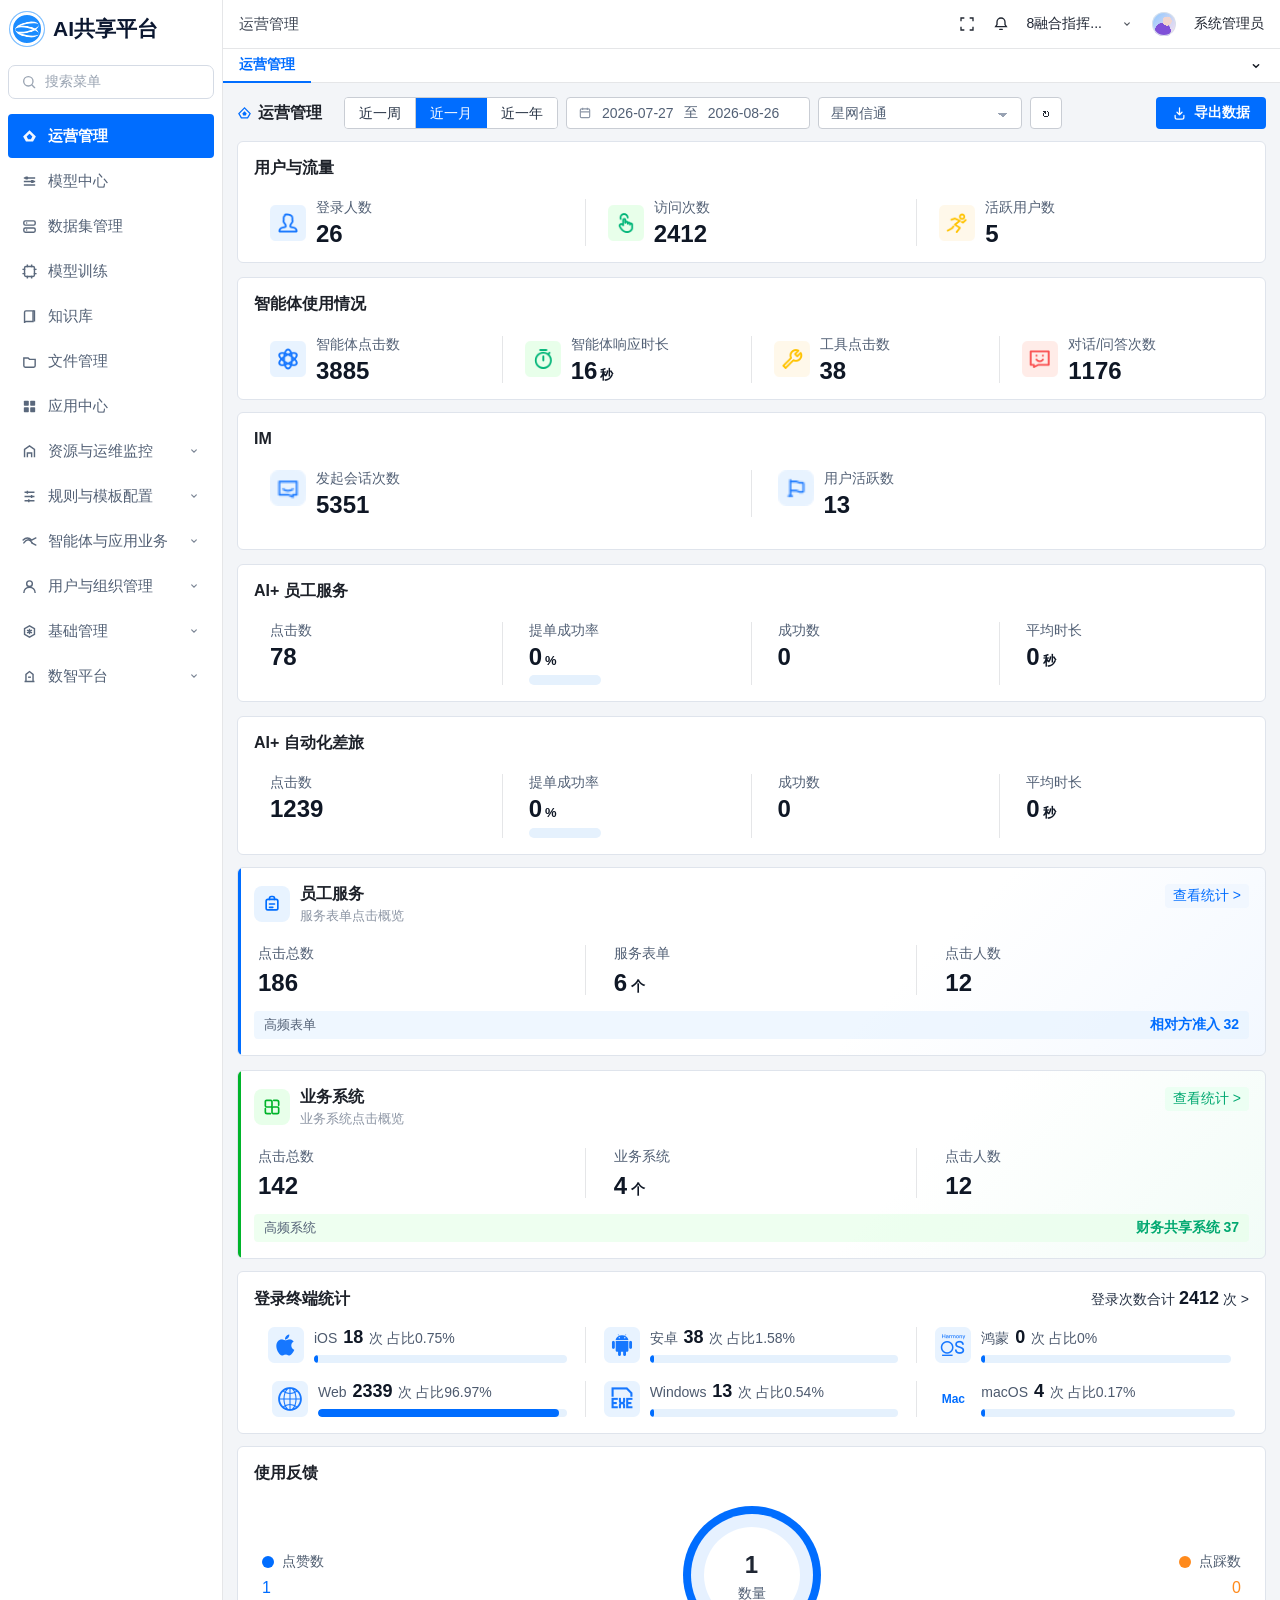
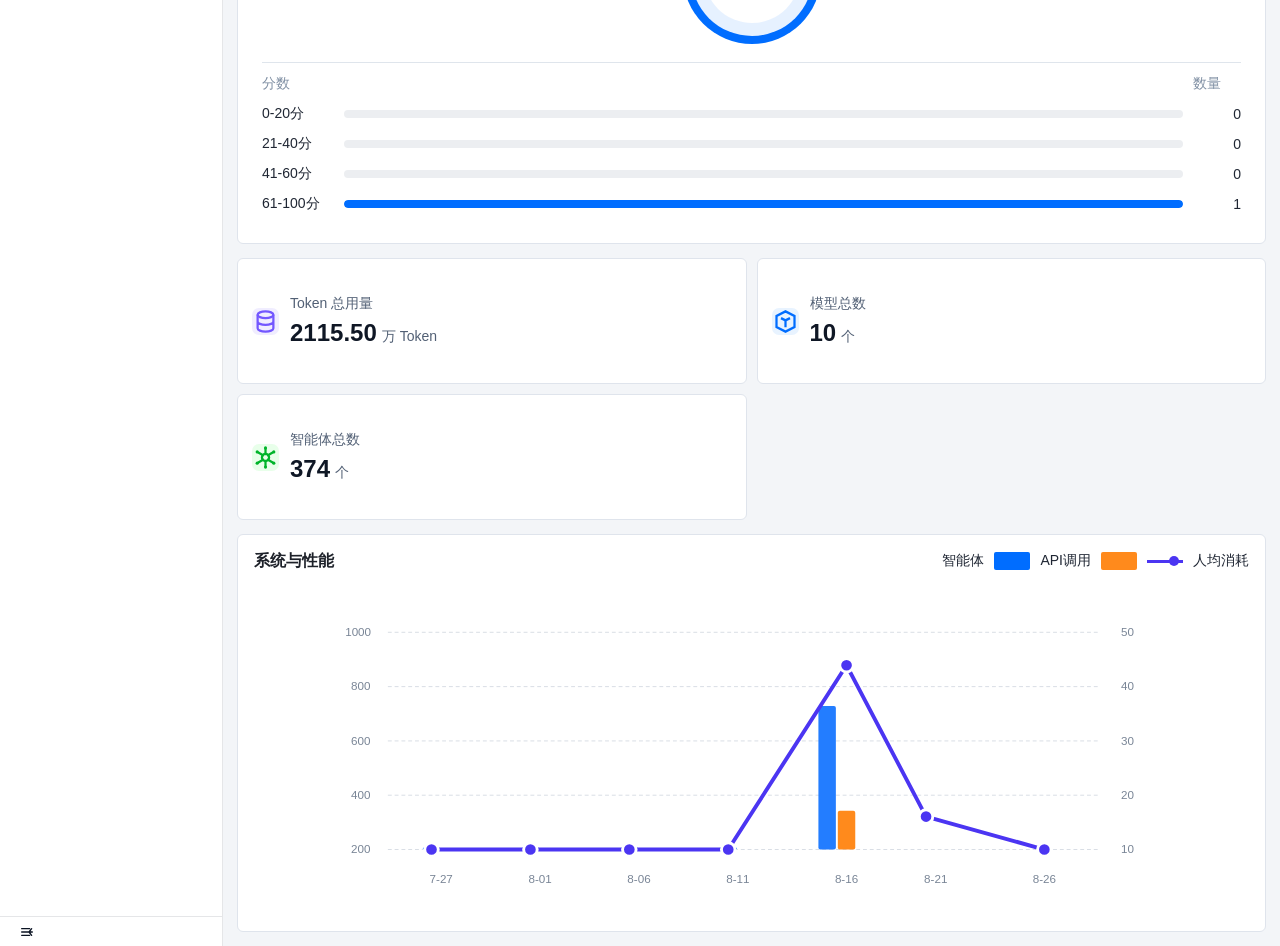
<file: index.html>
<!doctype html>
<html lang="zh-CN">
<head>
  <meta charset="UTF-8">
  <meta name="viewport" content="width=device-width, initial-scale=1.0">
  <title>AI共享平台 - 运营管理</title>
  <style>
    * { box-sizing: border-box; }
    :root {
      --blue: #006DFF;
      --blue-deep: #005CD7;
      --blue-hover: #1C7DFF;
      --blue-disabled: #86BAFF;
      --blue-text-disabled: #BEDAFF;
      --blue-soft: #E8F3FF;
      --green: #16c784;
      --green-soft: #eafbf1;
      --orange: #ffad14;
      --orange-deep: #ff8a1c;
      --orange-soft: #fff7e8;
      --red: #ff6666;
      --red-soft: #fff0f1;
      --purple: #4b35f2;
      --text: #1D2129;
      --muted: #5C6478;
      --subtle: #959EA9;
      --line: #E5E6E8;
      --line-dark: #C9CDD4;
      --bg: #f3f5f8;
      --card: #fff;
    }
    html, body { min-height: 100%; }
    body {
      margin: 0;
      color: var(--text);
      background: var(--bg);
      font-family: "Microsoft YaHei", "PingFang SC", Arial, sans-serif;
      font-size: 14px;
      letter-spacing: 0;
    }
    button, input, select { font: inherit; }
    button { cursor: pointer; }
    .page {
      min-height: 100vh;
      display: grid;
      grid-template-columns: 223px minmax(0, 1fr);
      background: var(--bg);
    }
    .sidebar {
      min-width: 0;
      display: flex;
      flex-direction: column;
      background: #fff;
      border-right: 1px solid var(--line);
    }
    .brand {
      height: 57px;
      display: flex;
      align-items: center;
      gap: 9px;
      padding: 0 10px;
      color: #0b1730;
      font-size: 21px;
      font-weight: 700;
      white-space: nowrap;
    }
    .brand-mark {
      position: relative;
      width: 34px;
      height: 34px;
      flex: 0 0 auto;
      overflow: hidden;
      border-radius: 50%;
      background: #1b8cff;
      box-shadow: inset 0 0 0 3px #fff, 0 0 0 1px #7ebfff;
    }
    .brand-mark::before,
    .brand-mark::after {
      content: "";
      position: absolute;
      left: 5px;
      right: 5px;
      height: 7px;
      border: 2px solid #fff;
      border-left: 0;
      border-right: 0;
      border-radius: 50%;
    }
    .brand-mark::before { top: 10px; transform: rotate(-13deg); }
    .brand-mark::after { bottom: 9px; transform: rotate(11deg); }
    .menu-search {
      height: 34px;
      margin: 8px 8px 15px;
      display: flex;
      align-items: center;
      gap: 8px;
      padding: 0 12px;
      color: #9aa4b2;
      border: 1px solid #d5dbe5;
      border-radius: 7px;
      background: #fff;
    }
    .menu-search svg { width: 16px; height: 16px; flex: 0 0 auto; }
    .menu-search span { color: #9aa4b2; }
    .side-nav {
      display: grid;
      gap: 1px;
      padding: 0 8px;
    }
    .side-item {
      height: 44px;
      display: flex;
      align-items: center;
      gap: 10px;
      padding: 0 13px;
      color: #526075;
      border-radius: 4px;
      font-size: 15px;
      white-space: nowrap;
    }
    .side-item.active {
      color: #fff;
      background: var(--blue);
      font-weight: 700;
    }
    .side-icon {
      width: 17px;
      height: 17px;
      display: grid;
      place-items: center;
      color: currentColor;
      opacity: .95;
      flex: 0 0 auto;
    }
    .side-icon svg,
    .metric-icon svg,
    .metric-icon img,
    .terminal-icon img,
    .resource-icon svg,
    .resource-icon img,
    .nav-svg { width: 100%; height: 100%; display: block; }
    .chevron {
      margin-left: auto;
      width: 14px;
      height: 14px;
      color: currentColor;
      opacity: .76;
    }
    .collapse {
      margin-top: auto;
      height: 30px;
      border-top: 1px solid var(--line);
      display: flex;
      align-items: center;
      padding-left: 19px;
      color: #0b1323;
      background: #fff;
    }
    .collapse svg { width: 16px; height: 16px; }
    .main {
      min-width: 0;
      display: flex;
      flex-direction: column;
      background: var(--bg);
    }
    .topbar {
      height: 49px;
      display: flex;
      align-items: center;
      gap: 14px;
      padding: 0 16px;
      background: #fff;
      border-bottom: 1px solid var(--line);
      flex: 0 0 auto;
    }
    .top-title {
      color: #3b4351;
      font-size: 15px;
    }
    .top-actions {
      margin-left: auto;
      display: flex;
      align-items: center;
      gap: 18px;
      color: #202631;
    }
    .top-icon {
      width: 16px;
      height: 16px;
      display: grid;
      place-items: center;
      color: currentColor;
    }
    .tenant {
      max-width: 118px;
      overflow: hidden;
      text-overflow: ellipsis;
      white-space: nowrap;
      color: #1f2633;
    }
    .avatar {
      width: 24px;
      height: 24px;
      border-radius: 50%;
      background:
        radial-gradient(circle at 63% 38%, #f2d5ce 0 21%, transparent 22%),
        radial-gradient(circle at 45% 78%, #7f50d8 0 34%, transparent 35%),
        linear-gradient(135deg, #8bc7ff, #ffe0ed);
      box-shadow: inset 0 0 0 1px #d9e1ea;
      flex: 0 0 auto;
    }
    .tabbar {
      height: 34px;
      display: flex;
      align-items: center;
      background: #fff;
      border-bottom: 1px solid var(--line);
      flex: 0 0 auto;
    }
    .tab {
      height: 34px;
      min-width: 88px;
      padding: 0 16px;
      display: flex;
      align-items: center;
      color: var(--blue);
      border-bottom: 2px solid var(--blue);
      font-weight: 600;
    }
    .tabbar .down {
      margin-left: auto;
      margin-right: 16px;
      width: 16px;
      height: 16px;
      color: #151a24;
    }
    .workspace {
      min-width: 0;
      padding: 14px 14px 14px;
      flex: 1;
    }
    .toolbar {
      min-height: 32px;
      display: flex;
      align-items: center;
      gap: 8px;
      margin-bottom: 12px;
    }
    h1 {
      margin: 0 14px 0 0;
      display: flex;
      align-items: center;
      gap: 6px;
      font-size: 16px;
      font-weight: 700;
      white-space: nowrap;
    }
    .title-mark {
      width: 15px;
      height: 15px;
      color: var(--blue);
      flex: 0 0 auto;
    }
    .segmented {
      height: 32px;
      display: flex;
      overflow: hidden;
      border: 1px solid var(--line-dark);
      border-radius: 4px;
      background: #fff;
      flex: 0 0 auto;
    }
    .segmented button {
      min-width: 70px;
      height: 32px;
      padding: 0 14px;
      border: 0;
      border-right: 1px solid var(--line-dark);
      background: #fff;
      color: #263244;
    }
    .segmented button:last-child { border-right: 0; }
    .segmented button.active {
      color: #fff;
      background: var(--blue);
      border-color: var(--blue);
    }
    .date-range,
    .org-select,
    .refresh {
      height: 32px;
      border: 1px solid var(--line-dark);
      border-radius: 4px;
      background: #fff;
      color: #526075;
    }
    .date-range {
      width: 244px;
      display: flex;
      align-items: center;
      gap: 10px;
      padding: 0 11px;
      white-space: nowrap;
    }
    .date-range svg { width: 14px; height: 14px; color: #8c96a6; flex: 0 0 auto; }
    .org-select {
      width: 204px;
      padding: 0 34px 0 12px;
      appearance: none;
      background-image:
        linear-gradient(45deg, transparent 50%, #98a2b3 50%),
        linear-gradient(135deg, #98a2b3 50%, transparent 50%);
      background-position:
        calc(100% - 18px) 15px,
        calc(100% - 13px) 15px;
      background-size: 5px 5px, 5px 5px;
      background-repeat: no-repeat;
    }
    .refresh {
      width: 32px;
      display: grid;
      place-items: center;
      color: #202631;
      font-size: 16px;
    }
    .export {
      margin-left: auto;
      height: 32px;
      padding: 0 16px;
      display: inline-flex;
      align-items: center;
      justify-content: center;
      gap: 7px;
      border: 0;
      border-radius: 4px;
      color: #fff;
      background: var(--blue);
      font-weight: 600;
      white-space: nowrap;
    }
    .export svg { width: 15px; height: 15px; }
    .dashboard {
      min-width: 0;
      display: grid;
      gap: 12px;
    }
    .top-grid {
      display: grid;
      grid-template-columns: minmax(500px, .68fr) minmax(760px, 1fr);
      gap: 14px;
    }
    .middle-grid {
      display: grid;
      grid-template-columns: minmax(340px, .78fr) minmax(470px, 1.03fr) minmax(470px, 1.03fr);
      gap: 14px;
    }
    .service-system-grid {
      display: grid;
      grid-template-columns: repeat(2, minmax(0, 1fr));
      gap: 14px;
    }
    .bottom-grid {
      display: grid;
      grid-template-columns: minmax(360px, .65fr) 254px minmax(660px, 1.35fr);
      gap: 14px;
      align-items: stretch;
    }
    .card {
      min-width: 0;
      background: var(--card);
      border: 1px solid #dfe4ec;
      border-radius: 6px;
      overflow: hidden;
      transition: border-color .15s ease, box-shadow .15s ease;
    }
    .dashboard .card:hover,
    .dashboard .card:focus-visible,
    .dashboard .card:focus-within {
      border-color: var(--blue);
      box-shadow: 0 0 0 1px rgba(22, 119, 255, .18);
    }
    .card h2 {
      margin: 0;
      font-size: 16px;
      line-height: 1.2;
      font-weight: 700;
    }
    .summary-card {
      min-height: 118px;
      padding: 16px;
    }
    .metrics {
      display: grid;
      margin-top: 22px;
    }
    .metrics.three { grid-template-columns: repeat(3, minmax(0, 1fr)); }
    .metrics.four { grid-template-columns: repeat(4, minmax(0, 1fr)); }
    .metrics.two { grid-template-columns: repeat(2, minmax(0, 1fr)); }
    .metric {
      min-width: 0;
      display: flex;
      align-items: center;
      gap: 10px;
      padding: 0 22px;
      border-right: 1px solid var(--line);
    }
    .metric:first-child { padding-left: 16px; }
    .metric:last-child { padding-right: 16px; border-right: 0; }
    .metric-icon {
      width: 36px;
      height: 36px;
      display: grid;
      place-items: center;
      border-radius: 6px;
      color: var(--blue);
      background: transparent;
      flex: 0 0 auto;
    }
    .metric-icon.green,
    .metric-icon.orange,
    .metric-icon.red { background: transparent; }
    .label {
      color: #526075;
      margin-bottom: 4px;
      white-space: nowrap;
    }
    .value {
      color: #0f1725;
      font-size: 24px;
      line-height: 1.05;
      font-weight: 700;
      white-space: nowrap;
    }
    .value small {
      margin-left: 3px;
      font-size: 13px;
      font-weight: 600;
    }
    .business-card {
      min-height: 138px;
      padding: 16px;
    }
    .business-card .metrics { margin-top: 22px; }
    .business-card .metric {
      align-items: flex-start;
      padding: 0 26px;
    }
    .business-card .metric:first-child { padding-left: 16px; }
    .business-card .metric:last-child { padding-right: 16px; }
    .business-card .value { font-size: 24px; }
    .business-card .metric:nth-child(2) > div { max-width: 82px; }
    .business-card .progress { width: 72px; height: 10px; margin-top: 6px; }
    .overview-card {
      position: relative;
      min-height: 160px;
      padding: 16px;
      cursor: pointer;
      background: linear-gradient(135deg, #fff 0%, #fff 64%, #F3F8FF 100%);
    }
    .overview-card::before {
      content: "";
      position: absolute;
      left: 0;
      top: 0;
      bottom: 0;
      width: 3px;
      background: var(--blue);
    }
    .service-card[data-service="business"] {
      background: linear-gradient(135deg, #fff 0%, #fff 64%, #F2FCF7 100%);
    }
    .service-card[data-service="business"]::before {
      background: #00B42A;
    }
    .overview-card-head {
      display: flex;
      align-items: flex-start;
      justify-content: space-between;
      gap: 14px;
    }
    .overview-title {
      min-width: 0;
      display: flex;
      align-items: center;
      gap: 10px;
    }
    .overview-icon {
      width: 36px;
      height: 36px;
      display: grid;
      place-items: center;
      border-radius: 8px;
      color: var(--blue);
      background: #E8F3FF;
      flex: 0 0 auto;
    }
    .overview-icon svg {
      width: 20px;
      height: 20px;
    }
    .service-card[data-service="business"] .overview-icon {
      color: #00B42A;
      background: #E8FFEA;
    }
    .overview-subtitle {
      margin-top: 4px;
      color: #8b94a3;
      font-size: 13px;
      white-space: nowrap;
    }
    .overview-card-link {
      height: 24px;
      padding: 0 8px;
      display: inline-flex;
      align-items: center;
      border-radius: 4px;
      color: var(--blue);
      background: #F1F7FF;
      font-size: 14px;
      white-space: nowrap;
    }
    .service-card[data-service="business"] .overview-card-link {
      color: #00A870;
      background: #ECFFF3;
    }
    .overview-metrics {
      margin-top: 20px;
      display: grid;
      grid-template-columns: repeat(3, minmax(0, 1fr));
    }
    .overview-metric {
      min-width: 0;
      padding: 0 28px;
      border-right: 1px solid var(--line);
    }
    .overview-metric:first-child { padding-left: 4px; }
    .overview-metric:last-child { border-right: 0; padding-right: 4px; }
    .overview-label {
      margin-bottom: 7px;
      color: #526075;
      white-space: nowrap;
    }
    .overview-value {
      color: #0f1725;
      font-size: 24px;
      line-height: 1.05;
      font-weight: 700;
      white-space: nowrap;
    }
    .overview-value small {
      margin-left: 4px;
      color: #0f1725;
      font-size: 14px;
      font-weight: 600;
    }
    .overview-foot {
      height: 28px;
      margin-top: 16px;
      padding: 0 10px;
      display: flex;
      align-items: center;
      justify-content: space-between;
      gap: 10px;
      border-radius: 4px;
      color: #526075;
      background: rgba(232, 243, 255, .68);
      font-size: 13px;
    }
    .overview-foot b {
      color: var(--blue);
      font-size: 14px;
      font-weight: 700;
    }
    .service-card[data-service="business"] .overview-foot {
      background: rgba(232, 255, 234, .72);
    }
    .service-card[data-service="business"] .overview-foot b {
      color: #00A870;
    }
    .progress {
      width: 122px;
      max-width: 100%;
      height: 11px;
      margin-top: 8px;
      border-radius: 999px;
      background: #e5f1fd;
      overflow: hidden;
    }
    .progress span {
      display: block;
      height: 100%;
      min-width: 0;
      border-radius: 999px;
      background: var(--blue);
    }
    .terminal-card {
      min-height: 120px;
      padding: 16px;
    }
    .card-title-row {
      display: flex;
      align-items: center;
      justify-content: space-between;
      gap: 12px;
    }
    .total-logins {
      color: #273244;
      white-space: nowrap;
      font-size: 14px;
    }
    .total-logins b {
      font-size: 18px;
      color: #0f1725;
    }
    .terminal-list {
      margin-top: 18px;
      display: grid;
      grid-template-columns: repeat(6, minmax(0, 1fr));
    }
    .terminal-item {
      min-width: 0;
      display: grid;
      grid-template-columns: 36px minmax(0, 1fr);
      align-items: center;
      gap: 10px;
      padding: 0 18px;
      border-right: 1px solid var(--line);
    }
    .terminal-item:first-child { padding-left: 14px; }
    .terminal-item:last-child { border-right: 0; padding-right: 14px; }
    .terminal-icon {
      width: 36px;
      height: 36px;
      display: grid;
      place-items: center;
      border-radius: 6px;
      color: var(--blue);
      background: transparent;
      flex: 0 0 auto;
      font-size: 12px;
      font-weight: 700;
    }
    .terminal-name {
      margin-bottom: 7px;
      color: #4d5a6e;
      white-space: nowrap;
      overflow: hidden;
      text-overflow: ellipsis;
    }
    .terminal-name b {
      color: #0f1725;
      font-size: 18px;
      margin: 0 2px;
    }
    .terminal-bar {
      height: 8px;
      border-radius: 999px;
      background: #e5f1fd;
      overflow: hidden;
    }
    .terminal-bar span {
      display: block;
      height: 100%;
      min-width: 4px;
      border-radius: 999px;
      background: var(--blue);
    }
    .feedback-card,
    .system-card {
      min-height: 398px;
      padding: 16px;
    }
    .feedback-main {
      display: grid;
      grid-template-columns: 1fr 146px 1fr;
      gap: 8px;
      align-items: center;
      margin: 24px 8px 18px;
    }
    .feedback-side {
      display: grid;
      gap: 8px;
      justify-items: start;
      color: #4f5d70;
    }
    .feedback-side.right { justify-items: end; }
    .legend-row {
      display: inline-flex;
      align-items: center;
      gap: 8px;
      white-space: nowrap;
    }
    .dot {
      width: 12px;
      height: 12px;
      border-radius: 50%;
      background: var(--blue);
      flex: 0 0 auto;
    }
    .dot.orange { background: var(--orange-deep); }
    .feedback-number {
      color: var(--blue);
      font-size: 16px;
    }
    .feedback-number.orange { color: var(--orange-deep); }
    .donut {
      position: relative;
      width: 138px;
      height: 138px;
      margin: auto;
      border-radius: 50%;
      background: conic-gradient(var(--blue) 0 100%, var(--orange-deep) 100% 100%);
    }
    .donut::before {
      content: "";
      position: absolute;
      inset: 8px;
      border-radius: 50%;
      background: #e6f1ff;
    }
    .donut::after {
      content: "";
      position: absolute;
      inset: 21px;
      border-radius: 50%;
      background: #fff;
    }
    .donut-center {
      position: absolute;
      inset: 0;
      z-index: 1;
      display: grid;
      place-content: center;
      text-align: center;
      color: #1f2633;
      font-size: 24px;
      font-weight: 700;
      line-height: 1.55;
    }
    .donut-center span {
      color: #526075;
      font-size: 14px;
      font-weight: 400;
    }
    .score-list {
      display: grid;
      gap: 12px;
      padding: 0 8px;
    }
    .score-head,
    .score-row {
      display: grid;
      grid-template-columns: 72px minmax(110px, 1fr) 48px;
      gap: 10px;
      align-items: center;
    }
    .score-head {
      padding-top: 12px;
      color: #8090a4;
      border-top: 1px solid #dfe5ec;
    }
    .score-row { color: #1f2633; }
    .score-track {
      height: 8px;
      overflow: hidden;
      border-radius: 999px;
      background: #eceef1;
    }
    .score-track span {
      display: block;
      height: 100%;
      min-width: 0;
      border-radius: 999px;
      background: var(--blue);
    }
    .score-track span.orange { background: var(--orange-deep); }
    .score-count { text-align: right; }
    .resource-stack {
      min-width: 0;
      display: grid;
      gap: 10px;
    }
    .resource-card {
      min-height: 126px;
      padding: 0 14px;
      display: flex;
      align-items: center;
      gap: 11px;
      background: #fff;
      border: 1px solid #dfe4ec;
      border-radius: 6px;
    }
    .resource-icon {
      width: 27px;
      height: 27px;
      display: grid;
      place-items: center;
      border-radius: 7px;
      color: #7357ff;
      background: #f0edff;
      flex: 0 0 auto;
    }
    .resource-card:nth-child(2) .resource-icon {
      color: var(--blue);
      background: var(--blue-soft);
    }
    .resource-card:nth-child(3) .resource-icon {
      color: #00B42A;
      background: #E8FFEA;
    }
    .resource-label {
      color: #526075;
      margin-bottom: 6px;
      white-space: nowrap;
      font-size: 14px;
    }
    .resource-value {
      color: #0f1725;
      font-size: 24px;
      font-weight: 700;
      white-space: nowrap;
    }
    .resource-value small {
      margin-left: 5px;
      color: #526075;
      font-size: 14px;
      font-weight: 400;
    }
    .system-card {
      padding: 16px;
    }
    .chart-head {
      display: flex;
      align-items: center;
      justify-content: space-between;
      gap: 14px;
      margin-bottom: 8px;
    }
    .chart-legend {
      display: flex;
      align-items: center;
      gap: 10px;
      color: #1f2633;
      white-space: nowrap;
    }
    .legend-bar {
      width: 36px;
      height: 18px;
      display: inline-block;
      border-radius: 2px;
      background: var(--blue);
    }
    .legend-bar.orange { background: var(--orange-deep); }
    .legend-line {
      position: relative;
      width: 36px;
      height: 16px;
      display: inline-block;
    }
    .legend-line::before {
      content: "";
      position: absolute;
      left: 0;
      right: 0;
      top: 7px;
      height: 3px;
      background: var(--purple);
    }
    .legend-line::after {
      content: "";
      position: absolute;
      right: 4px;
      top: 3px;
      width: 10px;
      height: 10px;
      border-radius: 50%;
      background: var(--purple);
    }
    .chart-wrap {
      height: 320px;
      margin-top: 2px;
    }
    .chart-wrap svg {
      width: 100%;
      height: 100%;
      display: block;
      overflow: visible;
    }
    .axis { fill: #798596; font-size: 12px; }
    .grid-line { stroke: #d8dde5; stroke-width: 1; stroke-dasharray: 4 3; }
    .bar-agent { fill: #237dff; }
    .bar-api { fill: var(--orange-deep); }
    .line-avg {
      fill: none;
      stroke: var(--purple);
      stroke-width: 4;
      stroke-linecap: round;
      stroke-linejoin: round;
    }
    .point-avg {
      fill: var(--purple);
      stroke: #fff;
      stroke-width: 3;
    }
    .toast {
      position: fixed;
      z-index: 30;
      top: 70px;
      left: 50%;
      transform: translateX(-50%);
      padding: 10px 18px;
      color: #273244;
      background: #fff;
      border: 1px solid #dfe4ec;
      border-radius: 4px;
      box-shadow: 0 8px 24px rgba(20, 30, 48, .14);
      opacity: 0;
      pointer-events: none;
      transition: opacity .18s, transform .18s;
    }
    .toast.show {
      opacity: 1;
      transform: translate(-50%, 6px);
    }
    .loading .card { opacity:.55; }
    .detail-page { display:none; padding:0; background:var(--bg); min-height:calc(100vh - 100px); }
    .detail-page.show { display:block; }
    .dashboard-page.hide { display:none; }
    .detail-head { height:48px; padding:0 24px; background:#fff; border-bottom:1px solid var(--line); display:flex; align-items:center; gap:8px; font-size:14px; color:var(--subtle); }
    .back-link { height:32px; border:0; background:transparent; color:var(--muted); padding:0; font-size:14px; display:inline-flex; align-items:center; }
    .back-link:hover { color:var(--blue-hover); }
    .breadcrumb-sep { color:#C9CDD4; }
    .breadcrumb-current { color:var(--text); font-weight:500; }
    .detail-body { padding:22px 28px 28px; }
    .detail-control-row { min-height:36px; display:flex; align-items:center; justify-content:space-between; gap:16px; margin-bottom:16px; }
    .detail-tools { min-height:32px; display:flex; justify-content:flex-end; align-items:center; gap:16px; margin-bottom:16px; flex-wrap:wrap; }
    .filters { display:flex; gap:8px; flex:1; justify-content:flex-end; min-width:0; }
    .filters .field { min-width:180px; }
    .filters .search-field { min-width:260px; }
    #detailDates { min-width:220px; }
    .table-wrap { overflow:auto; border:1px solid var(--line); border-radius:4px; background:#fff; }
    .data-table { width:100%; border-collapse:separate; border-spacing:0; min-width:1320px; table-layout:fixed; }
    .data-table th { height:48px; padding:0 16px; text-align:left; background:#F5F7FA; border-bottom:1px solid var(--line); color:var(--muted); font-size:14px; font-weight:500; white-space:nowrap; overflow:hidden; text-overflow:ellipsis; }
    .data-table td { height:52px; padding:0 16px; border-bottom:1px solid var(--line); color:#3e4858; white-space:nowrap; overflow:hidden; text-overflow:ellipsis; }
    .data-table tbody tr:nth-child(even) { background:#F7FAFD; }
    .data-table tbody tr:hover { background:#F2F8FF; }
    .terminal-tag { display:inline-flex; min-width:48px; height:24px; padding:0 8px; align-items:center; justify-content:center; border:1px solid #6AA1FF; border-radius:4px; color:var(--blue); text-align:center; background:var(--blue-soft); }
    .status-ok { color:#16a56a; }
    .empty-row td { height:260px; text-align:center; color:#8b94a3; }
    .pagination { display:flex; justify-content:flex-end; align-items:center; gap:8px; padding-top:16px; color:var(--muted); }
    .pagination button { min-width:32px; height:32px; border:1px solid var(--line-dark); background:#fff; border-radius:4px; color:#1D2129; }
    .pagination button:hover:not(:disabled) { border-color:var(--blue-hover); color:var(--blue-hover); }
    .pagination button.active { background:var(--blue); color:#fff; border-color:var(--blue); }
    .pagination button:disabled { color:#C9CDD4; background:#F7F8FA; cursor:not-allowed; }
    #pageNumbers,
    #loginOrgPageNumbers,
    #appOrgPageNumbers,
    #appRecordPageNumbers { display:flex; align-items:center; gap:8px; }
    .page-size { min-width:100px!important; width:100px; }
    .app-detail-body { padding:16px 24px 24px; }
    .app-toolbar { min-height:32px; flex:1 1 auto; display:flex; align-items:center; justify-content:flex-end; gap:8px; margin-bottom:0; flex-wrap:wrap; }
    .app-toolbar strong { display:none; }
    #applicationPage .app-toolbar strong { display:none; }
    .org-level-switch { position:relative; margin-left:auto; }
    .org-level-trigger { position:relative; width:250px; height:32px; padding:0 36px 0 12px; display:flex; align-items:center; justify-content:flex-start; border:1px solid var(--line-dark); border-radius:4px; background:#fff; color:#3e4858; font-size:14px; }
    .org-level-trigger > span:first-child { min-width:0; overflow:hidden; text-overflow:ellipsis; white-space:nowrap; }
    .org-level-trigger:hover,.org-level-trigger[aria-expanded="true"] { border-color:var(--blue-hover); box-shadow:0 0 0 2px rgba(0,109,255,.08); }
    .org-level-trigger .chevron { position:absolute; right:12px; top:50%; width:16px; height:16px; color:#8b94a3; font-size:0; transform:translateY(-50%); transition:transform .18s; }
    .org-level-trigger .chevron::before { content:""; position:absolute; left:4px; top:4px; width:7px; height:7px; border-right:2px solid currentColor; border-bottom:2px solid currentColor; transform:rotate(45deg); }
    .org-level-trigger[aria-expanded="true"] .chevron { transform:translateY(-50%) rotate(180deg); }
    .org-level-menu { position:absolute; z-index:20; top:40px; left:0; width:520px; display:none; grid-template-columns:220px 1fr; border:1px solid var(--line); border-radius:4px; background:#fff; box-shadow:0 4px 10px rgba(0,0,0,.1); overflow:hidden; }
    .org-level-menu.show { display:grid; }
    .org-level-column { min-height:240px; padding:8px 0; }
    .org-level-column + .org-level-column { border-left:1px solid var(--line); }
    .org-level-option { width:100%; min-height:40px; padding:0 16px; display:flex; align-items:center; gap:8px; border:0; background:#fff; color:var(--muted); text-align:left; }
    .org-level-option:hover { background:#F7FBFF; color:var(--blue-hover); }
    .org-level-option.active { color:var(--blue); font-weight:500; background:var(--blue-soft); }
    .org-level-option .radio { width:14px; height:14px; border:1px solid var(--line-dark); border-radius:50%; flex:0 0 auto; }
    .org-level-option.active .radio { border:4px solid var(--blue); }
    .org-level-option .next { margin-left:auto; color:#8b94a3; font-size:20px; }
    .app-tabs { height:36px; flex:0 0 auto; display:inline-flex; align-items:stretch; gap:0; border:1px solid var(--line-dark); border-radius:4px; margin-bottom:0; overflow:hidden; background:#fff; }
    .app-tab { height:100%; min-width:108px; padding:0 14px; display:inline-flex; align-items:center; justify-content:center; border:0; border-right:1px solid var(--line-dark); background:#fff; color:#1D2129; font-weight:400; }
    .app-tab:last-child { border-right:0; }
    .app-tab:hover { color:var(--blue-hover); background:#F7FBFF; }
    .app-tab.active { color:#fff; border-right-color:var(--blue); background:var(--blue); font-weight:500; }
    .app-tab.active + .app-tab { border-left-color:var(--blue); }
    .app-filters { margin-left:auto; display:flex; gap:8px; }
    #applicationPage #appDeptFilter { display:none!important; }
    #orgLevelMenu { width:780px; grid-template-columns:200px 260px 320px; }
    .app-date-filter { height:32px; display:none; align-items:center; gap:6px; padding:0 8px; border:1px solid var(--line-dark); border-radius:4px; background:#fff; color:var(--muted); white-space:nowrap; }
    .app-date-filter input { width:118px; min-width:0; height:28px; padding:0 2px; border:0; outline:0; background:transparent; color:#526075; font:inherit; }
    .app-date-filter:focus-within { border-color:var(--blue); box-shadow:0 0 0 2px rgba(0,109,255,.08); }
    .login-record-filters { display:none; flex:0 1 auto; justify-content:flex-end; }
    #appSearch { min-width:220px; }
    #appType { min-width:220px; }
    #appStatus { min-width:130px; }
    .org-level-switch + .app-filters { margin-left:0; }
    .app-summary { display:grid; grid-template-columns:repeat(4,minmax(0,1fr)); gap:16px; margin-bottom:18px; }
    .app-summary.hide { display:none; }
    .app-stat { position:relative; min-height:108px; overflow:hidden; border:1px solid #DDE6F4; background:linear-gradient(135deg,#fff 0%,#fff 58%,#F1F7FF 100%); border-radius:6px; padding:18px 18px 16px; box-shadow:0 2px 8px rgba(29,33,41,.06); }
    .app-stat::after { content:""; position:absolute; right:16px; top:16px; width:50px; height:50px; border-radius:12px; background:var(--blue-soft); opacity:.9; }
    .app-stat::before { content:""; position:absolute; right:30px; top:30px; z-index:1; width:22px; height:16px; border:3px solid var(--blue); border-radius:4px; opacity:.18; box-shadow:8px -8px 0 -3px var(--blue); }
    .app-stat-label { position:relative; z-index:2; color:var(--muted); margin-bottom:10px; }
    .app-stat-value { position:relative; z-index:2; font-size:30px; line-height:1.1; font-weight:700; color:var(--text); }
    .app-stat:nth-child(2) { background:linear-gradient(135deg,#fff 0%,#fff 56%,#EEF8FF 100%); }
    .app-stat:nth-child(2) .app-stat-value { color:var(--blue); }
    .app-stat:nth-child(3) { background:linear-gradient(135deg,#fff 0%,#fff 56%,#EDFFF2 100%); }
    .app-stat:nth-child(3)::after { background:#E8FFEA; }
    .app-stat:nth-child(3)::before { border-color:#00B42A; box-shadow:8px -8px 0 -3px #00B42A; }
    .app-stat:nth-child(3) .app-stat-value { color:#00B42A; }
    .app-stat:nth-child(4) { background:linear-gradient(135deg,#fff 0%,#fff 56%,#FFF4E8 100%); }
    .app-stat:nth-child(4)::after { background:#FFF3E8; }
    .app-stat:nth-child(4)::before { border-color:#FF8018; box-shadow:8px -8px 0 -3px #FF8018; }
    .app-stat:nth-child(4) .app-stat-value { color:#D25F00; }
    .app-panel { border:1px solid var(--line); background:#fff; border-radius:6px; overflow:hidden; box-shadow:0 4px 14px rgba(29,33,41,.08); }
    .app-panel-head { height:48px; padding:0 16px; display:flex; align-items:center; gap:10px; border-bottom:1px solid var(--line); font-size:14px; font-weight:500; color:var(--text); }
    .app-panel-head .hint { margin-left:auto; }
    .table-scroll { overflow:auto; }
    .table-footer { min-height:56px; padding:12px 16px; display:flex; align-items:center; justify-content:space-between; gap:16px; border-top:1px solid var(--line); background:#fff; }
    .table-footer .hint { color:var(--muted); white-space:nowrap; }
    .compact-pagination { padding-top:0; margin-left:auto; }
    .app-table { width:100%; min-width:1100px; border-collapse:separate; border-spacing:0; table-layout:fixed; }
    .app-table th { height:48px; padding:0 10px; background:#F5F7FA; border-bottom:1px solid var(--line); color:var(--muted); font-weight:500; text-align:left; white-space:nowrap; overflow:hidden; text-overflow:ellipsis; }
    .app-table td { height:52px; padding:0 10px; border-bottom:1px solid var(--line); color:#3e4858; overflow:hidden; text-overflow:ellipsis; white-space:nowrap; }
    .app-table tbody tr:nth-child(even) { background:#F7FAFD; }
    .app-table tbody tr:hover { background:#F2F8FF; }
    .app-table .type-stat-col { width:132px; }
    .app-table .type-stat-cell { width:132px; }
    .app-table .app-action-col { width:300px; }
    .app-table .app-action-cell { padding-left:4px; padding-right:24px; overflow:visible; }
    .app-link { height:24px; display:inline-flex; align-items:center; gap:3px; border:0; background:transparent; color:var(--blue); padding:0 2px; font-size:14px; }
    .app-link:hover:not(:disabled) { color:var(--blue-hover); }
    .app-link:disabled { color:#b8c0cc; cursor:not-allowed; text-decoration:none; }
    .app-actions { display:flex; align-items:center; justify-content:flex-start; gap:10px; white-space:nowrap; }
    .action-icon { position:static; left:36px; top:0; width:16px; height:16px; min-width:16px; opacity:1; z-index:1; color:currentColor; }
    .action-label { line-height:16px; }
    .app-back-org { height:32px; border:0; background:transparent; color:var(--blue); padding:0; }
    .app-back-org:hover { color:var(--blue-hover); }
    .status-tag { display:inline-flex; height:24px; align-items:center; padding:0 8px; border-radius:4px; background:var(--blue-soft); color:var(--blue); }
    .status-tag.approved { background:#E8FFEA; color:#00B42A; }
    .status-tag.rejected { background:#FFECE8; color:#F53F3F; }
    .direct-person-note { height:20px; margin-left:6px; padding:0 6px; display:inline-flex; align-items:center; border-radius:4px; color:#D25F00; background:#FFF3E8; font-size:12px; }
    .app-empty { height:220px!important; text-align:center; color:#8b94a3!important; }
    .app-record-view { display:none; }
    .app-record-view.show { display:block; }
    .app-org-view.hide { display:none; }
    .field { height:32px; min-width:180px; border:1px solid var(--line-dark); background:#fff; border-radius:4px; padding:0 12px; color:var(--muted); outline:none; }
    select.field { appearance:none; -webkit-appearance:none; padding-right:36px; background:#fff url("data:image/svg+xml,%3Csvg width='16' height='16' viewBox='0 0 16 16' fill='none' xmlns='http://www.w3.org/2000/svg'%3E%3Cpath d='M4 6L8 10L12 6' stroke='%238b94a3' stroke-width='2' stroke-linecap='round' stroke-linejoin='round'/%3E%3C/svg%3E") no-repeat right 12px center / 16px 16px; }
    select.field::-ms-expand { display:none; }
    .field:hover { border-color:var(--blue-hover); }
    .field:focus { border-color:var(--blue); box-shadow:0 0 0 2px rgba(0,109,255,.08); }
    .icon-btn { width:32px; height:32px; border:1px solid var(--line-dark); background:#fff; border-radius:4px; font-size:16px; color:#202631; }
    .icon-btn:hover { border-color:var(--blue-hover); color:var(--blue-hover); }
    .link-hint { border:0; background:transparent; padding:0; color:#273244; cursor:pointer; font:inherit; }
    .terminal-item[data-terminal], .smart-action[data-service], .im-action[data-service], .ai-card[data-service], .service-card[data-service] { cursor:pointer; }
    .terminal-item[data-terminal]:hover, .smart-action[data-service]:hover, .im-action[data-service]:hover { background:#f8fbff; }
    @media (max-width: 1480px) {
      .top-grid,
      .middle-grid,
      .service-system-grid,
      .bottom-grid { grid-template-columns: 1fr; }
      .app-summary { grid-template-columns:repeat(2,minmax(0,1fr)); }
      .terminal-list { grid-template-columns: repeat(3, minmax(0, 1fr)); row-gap: 18px; }
      .terminal-item:nth-child(3) { border-right: 0; }
      .resource-stack { grid-template-columns: repeat(2, minmax(0, 1fr)); }
    }
    @media (max-width: 1100px) {
      .page { grid-template-columns: 76px minmax(0, 1fr); }
      .brand { justify-content: center; padding: 0; }
      .brand span:last-child,
      .menu-search,
      .side-item span:nth-child(2),
      .chevron { display: none; }
      .side-item { justify-content: center; padding: 0; }
      .detail-control-row { align-items:flex-start; flex-direction:column; }
      .app-toolbar { width:100%; justify-content:flex-start; }
      .app-filters,
      .filters { width:100%; justify-content:flex-start; flex-wrap:wrap; }
    }
    @media (max-width: 760px) {
      #orgLevelMenu { width:min(780px,calc(100vw - 28px)); grid-template-columns:200px 260px 320px; overflow:auto; }
      .page { display: block; }
      .sidebar { display: none; }
      .topbar { gap: 10px; }
      .top-actions { gap: 12px; }
      .tenant { display: none; }
      .workspace { padding: 14px; }
      .toolbar { flex-wrap: wrap; }
      .segmented,
      .date-range,
      .org-select,
      .export { width: 100%; }
      .segmented button { flex: 1; min-width: 0; padding: 0 8px; }
      .export { margin-left: 0; }
      .metrics.three,
      .metrics.four,
      .metrics.two { grid-template-columns: 1fr; margin-top: 18px; }
      .overview-metrics,
      .app-summary { grid-template-columns: 1fr; }
      .overview-metric,
      .overview-metric:first-child,
      .overview-metric:last-child {
        padding: 12px 4px;
        border-right: 0;
        border-bottom: 1px solid var(--line);
      }
      .overview-metric:last-child { border-bottom: 0; }
      .metric,
      .metric:first-child,
      .metric:last-child {
        padding: 12px 4px;
        border-right: 0;
        border-bottom: 1px solid var(--line);
      }
      .metric:last-child { border-bottom: 0; }
      .terminal-list { grid-template-columns: 1fr; }
      .terminal-item,
      .terminal-item:first-child,
      .terminal-item:last-child {
        padding: 0;
        border-right: 0;
      }
      .feedback-main { grid-template-columns: 1fr; }
      .feedback-side,
      .feedback-side.right { justify-items: center; }
      .resource-stack { grid-template-columns: 1fr; }
      .chart-head { display: block; }
      .chart-legend { margin-top: 14px; flex-wrap: wrap; }
      .chart-wrap { height: 300px; }
    }
  </style>
</head>
<body>
  <div class="page">
    <aside class="sidebar" aria-label="主菜单">
      <div class="brand">
        <span class="brand-mark" aria-hidden="true"></span>
        <span>AI共享平台</span>
      </div>
      <div class="menu-search">
        <svg viewBox="0 0 24 24" fill="none" aria-hidden="true"><circle cx="11" cy="11" r="7" stroke="currentColor" stroke-width="2"/><path d="m16.5 16.5 4 4" stroke="currentColor" stroke-width="2" stroke-linecap="round"/></svg>
        <span>搜索菜单</span>
      </div>
      <nav class="side-nav">
        <div class="side-item active"><span class="side-icon" aria-hidden="true"><svg viewBox="0 0 24 24" fill="currentColor"><path d="M12 3 3 12l4 7h10l4-7-9-9Zm0 5 4 4-2 4h-4l-2-4 4-4Z"/></svg></span><span>运营管理</span></div>
        <div class="side-item"><span class="side-icon" aria-hidden="true"><svg viewBox="0 0 24 24" fill="none"><path d="M4 7h16M4 12h16M4 17h16" stroke="currentColor" stroke-width="2"/><rect x="6" y="5" width="4" height="4" rx="1" fill="currentColor"/><rect x="14" y="10" width="4" height="4" rx="1" fill="currentColor"/></svg></span><span>模型中心</span></div>
        <div class="side-item"><span class="side-icon" aria-hidden="true"><svg viewBox="0 0 24 24" fill="none"><rect x="4" y="4" width="16" height="6" rx="2" stroke="currentColor" stroke-width="2"/><rect x="4" y="14" width="16" height="6" rx="2" stroke="currentColor" stroke-width="2"/><circle cx="8" cy="7" r="1" fill="currentColor"/><circle cx="8" cy="17" r="1" fill="currentColor"/></svg></span><span>数据集管理</span></div>
        <div class="side-item"><span class="side-icon" aria-hidden="true"><svg viewBox="0 0 24 24" fill="none"><rect x="5" y="5" width="14" height="14" rx="2" stroke="currentColor" stroke-width="2"/><path d="M9 2v4M15 2v4M9 18v4M15 18v4M2 9h4M2 15h4M18 9h4M18 15h4" stroke="currentColor" stroke-width="2"/></svg></span><span>模型训练</span></div>
        <div class="side-item"><span class="side-icon" aria-hidden="true"><svg viewBox="0 0 24 24" fill="none"><path d="M5 19V6a2 2 0 0 1 2-2h10v15H7a2 2 0 0 0-2 2Z" stroke="currentColor" stroke-width="2"/><path d="M17 4h2v15" stroke="currentColor" stroke-width="2"/></svg></span><span>知识库</span></div>
        <div class="side-item"><span class="side-icon" aria-hidden="true"><svg viewBox="0 0 24 24" fill="none"><path d="M4 7h6l2 2h8v9a2 2 0 0 1-2 2H6a2 2 0 0 1-2-2V7Z" stroke="currentColor" stroke-width="2"/></svg></span><span>文件管理</span></div>
        <div class="side-item"><span class="side-icon" aria-hidden="true"><svg viewBox="0 0 24 24" fill="currentColor"><rect x="4" y="4" width="7" height="7" rx="1"/><rect x="13" y="4" width="7" height="7" rx="1"/><rect x="4" y="13" width="7" height="7" rx="1"/><rect x="13" y="13" width="7" height="7" rx="1"/></svg></span><span>应用中心</span></div>
        <div class="side-item"><span class="side-icon" aria-hidden="true"><svg viewBox="0 0 24 24" fill="none"><path d="M5 20V9l7-5 7 5v11" stroke="currentColor" stroke-width="2"/><path d="M9 20v-6h6v6" stroke="currentColor" stroke-width="2"/></svg></span><span>资源与运维监控</span><svg class="chevron" viewBox="0 0 24 24" fill="none" aria-hidden="true"><path d="m8 10 4 4 4-4" stroke="currentColor" stroke-width="2" stroke-linecap="round"/></svg></div>
        <div class="side-item"><span class="side-icon" aria-hidden="true"><svg viewBox="0 0 24 24" fill="none"><path d="M5 6h14M5 12h14M5 18h14" stroke="currentColor" stroke-width="2"/><path d="M9 4v4M15 10v4M11 16v4" stroke="currentColor" stroke-width="2"/></svg></span><span>规则与模板配置</span><svg class="chevron" viewBox="0 0 24 24" fill="none" aria-hidden="true"><path d="m8 10 4 4 4-4" stroke="currentColor" stroke-width="2" stroke-linecap="round"/></svg></div>
        <div class="side-item"><span class="side-icon" aria-hidden="true"><svg viewBox="0 0 24 24" fill="none"><path d="M4 14c4-6 8-6 12 0M3 10c4-4 8-4 12 0M15 10l6-3M15 14l6 3" stroke="currentColor" stroke-width="2" stroke-linecap="round"/></svg></span><span>智能体与应用业务</span><svg class="chevron" viewBox="0 0 24 24" fill="none" aria-hidden="true"><path d="m8 10 4 4 4-4" stroke="currentColor" stroke-width="2" stroke-linecap="round"/></svg></div>
        <div class="side-item"><span class="side-icon" aria-hidden="true"><svg viewBox="0 0 24 24" fill="none"><path d="M12 12a4 4 0 1 0 0-8 4 4 0 0 0 0 8ZM4 21a8 8 0 0 1 16 0" stroke="currentColor" stroke-width="2"/></svg></span><span>用户与组织管理</span><svg class="chevron" viewBox="0 0 24 24" fill="none" aria-hidden="true"><path d="m8 10 4 4 4-4" stroke="currentColor" stroke-width="2" stroke-linecap="round"/></svg></div>
        <div class="side-item"><span class="side-icon" aria-hidden="true"><svg viewBox="0 0 24 24" fill="none"><path d="M12 4 5 8v8l7 4 7-4V8l-7-4Z" stroke="currentColor" stroke-width="2"/><path d="M12 8v8M8.5 10l7 4M15.5 10l-7 4" stroke="currentColor" stroke-width="2"/></svg></span><span>基础管理</span><svg class="chevron" viewBox="0 0 24 24" fill="none" aria-hidden="true"><path d="m8 10 4 4 4-4" stroke="currentColor" stroke-width="2" stroke-linecap="round"/></svg></div>
        <div class="side-item"><span class="side-icon" aria-hidden="true"><svg viewBox="0 0 24 24" fill="none"><path d="M5 19h14M7 19V9l5-4 5 4v10" stroke="currentColor" stroke-width="2"/><path d="M10 13h4" stroke="currentColor" stroke-width="2"/></svg></span><span>数智平台</span><svg class="chevron" viewBox="0 0 24 24" fill="none" aria-hidden="true"><path d="m8 10 4 4 4-4" stroke="currentColor" stroke-width="2" stroke-linecap="round"/></svg></div>
      </nav>
      <div class="collapse" title="收起菜单">
        <svg viewBox="0 0 24 24" fill="none" aria-hidden="true"><path d="M4 7h12M4 12h16M4 17h12M19 7l-4 5 4 5" stroke="currentColor" stroke-width="2" stroke-linecap="round" stroke-linejoin="round"/></svg>
      </div>
    </aside>

    <main class="main">
      <header class="topbar">
        <div class="top-title">运营管理</div>
        <div class="top-actions">
          <span class="top-icon" title="全屏"><svg viewBox="0 0 24 24" fill="none" aria-hidden="true"><path d="M8 3H3v5M16 3h5v5M8 21H3v-5M21 16v5h-5" stroke="currentColor" stroke-width="2"/></svg></span>
          <span class="top-icon" title="通知"><svg viewBox="0 0 24 24" fill="none" aria-hidden="true"><path d="M18 9a6 6 0 0 0-12 0v4l-2 3h16l-2-3V9Z" stroke="currentColor" stroke-width="2"/><path d="M10 20h4" stroke="currentColor" stroke-width="2" stroke-linecap="round"/></svg></span>
          <span class="tenant">8融合指挥...</span>
          <svg class="chevron" viewBox="0 0 24 24" fill="none" aria-hidden="true"><path d="m8 10 4 4 4-4" stroke="currentColor" stroke-width="2" stroke-linecap="round"/></svg>
          <span class="avatar" aria-hidden="true"></span>
          <span>系统管理员</span>
        </div>
      </header>

      <div class="tabbar">
        <div class="tab">运营管理</div>
        <svg class="down" viewBox="0 0 24 24" fill="none" aria-hidden="true"><path d="m8 10 4 4 4-4" stroke="currentColor" stroke-width="2.2" stroke-linecap="round"/></svg>
      </div>

      <section class="workspace dashboard-page" id="content">
        <div class="toolbar">
          <h1>
            <svg class="title-mark" viewBox="0 0 24 24" fill="none" aria-hidden="true"><path d="M12 3 3 12l4 7h10l4-7-9-9Z" stroke="currentColor" stroke-width="2"/><path d="M12 8.5 15.5 12 14 15h-4l-1.5-3L12 8.5Z" fill="currentColor"/></svg>
            运营管理
          </h1>
          <div class="segmented" id="range">
            <button type="button">近一周</button>
            <button class="active" type="button">近一月</button>
            <button type="button">近一年</button>
          </div>
          <div class="date-range" aria-label="日期范围">
            <svg viewBox="0 0 24 24" fill="none" aria-hidden="true"><rect x="4" y="5" width="16" height="15" rx="2" stroke="currentColor" stroke-width="2"/><path d="M8 3v4M16 3v4M4 10h16" stroke="currentColor" stroke-width="2"/></svg>
            <span>2026-07-27</span>
            <span>至</span>
            <span>2026-08-26</span>
          </div>
          <select class="org-select" id="org" aria-label="组织">
            <option>星网信通</option>
            <option>广新集团</option>
            <option>集团总部</option>
            <option>广新企运</option>
            <option>广新研究院</option>
          </select>
          <button class="refresh" id="refresh" title="刷新" type="button">↻</button>
          <button class="export" id="export" type="button">
            <svg viewBox="0 0 24 24" fill="none" aria-hidden="true"><path d="M12 3v11m0 0 4-4m-4 4-4-4M5 15v3a3 3 0 0 0 3 3h8a3 3 0 0 0 3-3v-3" stroke="currentColor" stroke-width="2" stroke-linecap="round" stroke-linejoin="round"/></svg>
            导出数据
          </button>
        </div>

        <div class="dashboard">
          <div class="top-grid">
            <section class="card summary-card">
              <h2>用户与流量</h2>
              <div class="metrics three">
                <div class="metric">
                  <span class="metric-icon"><img src="assets/icons/login-user.png" alt=""></span>
                  <div><div class="label">登录人数</div><div class="value">26</div></div>
                </div>
                <div class="metric">
                  <span class="metric-icon green"><img src="assets/icons/visit-count.png" alt=""></span>
                  <div><div class="label">访问次数</div><div class="value">2412</div></div>
                </div>
                <div class="metric">
                  <span class="metric-icon orange"><img src="assets/icons/active-user.png" alt=""></span>
                  <div><div class="label">活跃用户数</div><div class="value">5</div></div>
                </div>
              </div>
            </section>

            <section class="card summary-card">
              <h2>智能体使用情况</h2>
              <div class="metrics four">
                <div class="metric smart-action" data-service="agentClick" role="button" tabindex="0" aria-label="查看智能体点击数统计">
                  <span class="metric-icon"><img src="assets/icons/agent-click.png" alt=""></span>
                  <div><div class="label">智能体点击数</div><div class="value">3885</div></div>
                </div>
                <div class="metric">
                  <span class="metric-icon green"><img src="assets/icons/response-time.png" alt=""></span>
                  <div><div class="label">智能体响应时长</div><div class="value">16<small>秒</small></div></div>
                </div>
                <div class="metric smart-action" data-service="toolClick" role="button" tabindex="0" aria-label="查看工具点击数统计">
                  <span class="metric-icon orange"><img src="assets/icons/tool-click.png" alt=""></span>
                  <div><div class="label">工具点击数</div><div class="value">38</div></div>
                </div>
                <div class="metric smart-action" data-service="qaCount" role="button" tabindex="0" aria-label="查看对话问答次数统计">
                  <span class="metric-icon red"><img src="assets/icons/qa-count.png" alt=""></span>
                  <div><div class="label">对话/问答次数</div><div class="value">1176</div></div>
                </div>
              </div>
            </section>
          </div>

          <div class="middle-grid">
            <section class="card business-card">
              <h2>IM</h2>
              <div class="metrics two">
                <div class="metric im-action" data-service="imSession" role="button" tabindex="0" aria-label="查看发起会话次数统计">
                  <span class="metric-icon"><img src="assets/icons/im-session.png" alt=""></span>
                  <div><div class="label">发起会话次数</div><div class="value">5351</div></div>
                </div>
                <div class="metric im-action" data-service="imActive" role="button" tabindex="0" aria-label="查看用户活跃数统计">
                  <span class="metric-icon"><img src="assets/icons/im-active.png" alt=""></span>
                  <div><div class="label">用户活跃数</div><div class="value">13</div></div>
                </div>
              </div>
            </section>

            <section class="card business-card ai-card" data-service="aiEmployee" role="button" tabindex="0" aria-label="查看AI+员工服务申请统计">
              <h2>AI+ 员工服务</h2>
              <div class="metrics four">
                <div class="metric"><div><div class="label">点击数</div><div class="value">78</div></div></div>
                <div class="metric"><div><div class="label">提单成功率</div><div class="value">0<small>%</small></div><div class="progress"><span style="width:0"></span></div></div></div>
                <div class="metric"><div><div class="label">成功数</div><div class="value">0</div></div></div>
                <div class="metric"><div><div class="label">平均时长</div><div class="value">0<small>秒</small></div></div></div>
              </div>
            </section>

            <section class="card business-card ai-card" data-service="travel" role="button" tabindex="0" aria-label="查看AI+自动化差旅申请统计">
              <h2>AI+ 自动化差旅</h2>
              <div class="metrics four">
                <div class="metric"><div><div class="label">点击数</div><div class="value">1239</div></div></div>
                <div class="metric"><div><div class="label">提单成功率</div><div class="value">0<small>%</small></div><div class="progress"><span style="width:0"></span></div></div></div>
                <div class="metric"><div><div class="label">成功数</div><div class="value">0</div></div></div>
                <div class="metric"><div><div class="label">平均时长</div><div class="value">0<small>秒</small></div></div></div>
              </div>
            </section>
          </div>

          <div class="service-system-grid">
            <section class="card overview-card service-card" data-service="employeePortal" role="button" tabindex="0" aria-label="查看员工服务点击统计">
              <div class="overview-card-head">
                <div class="overview-title">
                  <span class="overview-icon" aria-hidden="true">
                    <svg viewBox="0 0 24 24" fill="none"><path d="M7 6.5h10a2 2 0 0 1 2 2v8.5a2 2 0 0 1-2 2H7a2 2 0 0 1-2-2V8.5a2 2 0 0 1 2-2Z" stroke="currentColor" stroke-width="2"/><path d="M9 6.5V5a2 2 0 0 1 2-2h2a2 2 0 0 1 2 2v1.5M9 12h6M9 16h4" stroke="currentColor" stroke-width="2" stroke-linecap="round"/></svg>
                  </span>
                  <div>
                    <h2>员工服务</h2>
                    <div class="overview-subtitle">服务表单点击概览</div>
                  </div>
                </div>
                <span class="overview-card-link">查看统计 &gt;</span>
              </div>
              <div class="overview-metrics">
                <div class="overview-metric">
                  <div class="overview-label">点击总数</div>
                  <div class="overview-value" data-service-total="employeePortal">186</div>
                </div>
                <div class="overview-metric">
                  <div class="overview-label">服务表单</div>
                  <div class="overview-value">6<small>个</small></div>
                </div>
                <div class="overview-metric">
                  <div class="overview-label">点击人数</div>
                  <div class="overview-value" data-service-users="employeePortal">12</div>
                </div>
              </div>
              <div class="overview-foot"><span>高频表单</span><b>相对方准入 32</b></div>
            </section>

            <section class="card overview-card service-card" data-service="business" role="button" tabindex="0" aria-label="查看业务系统点击统计">
              <div class="overview-card-head">
                <div class="overview-title">
                  <span class="overview-icon" aria-hidden="true">
                    <svg viewBox="0 0 24 24" fill="none"><path d="M4 5.5A1.5 1.5 0 0 1 5.5 4h5A1.5 1.5 0 0 1 12 5.5v5a1.5 1.5 0 0 1-1.5 1.5h-5A1.5 1.5 0 0 1 4 10.5v-5ZM12 13.5a1.5 1.5 0 0 1 1.5-1.5h5a1.5 1.5 0 0 1 1.5 1.5v5a1.5 1.5 0 0 1-1.5 1.5h-5a1.5 1.5 0 0 1-1.5-1.5v-5ZM14 4h4a2 2 0 0 1 2 2v4M10 20H6a2 2 0 0 1-2-2v-4" stroke="currentColor" stroke-width="2" stroke-linecap="round" stroke-linejoin="round"/></svg>
                  </span>
                  <div>
                    <h2>业务系统</h2>
                    <div class="overview-subtitle">业务系统点击概览</div>
                  </div>
                </div>
                <span class="overview-card-link">查看统计 &gt;</span>
              </div>
              <div class="overview-metrics">
                <div class="overview-metric">
                  <div class="overview-label">点击总数</div>
                  <div class="overview-value" data-service-total="business">142</div>
                </div>
                <div class="overview-metric">
                  <div class="overview-label">业务系统</div>
                  <div class="overview-value">4<small>个</small></div>
                </div>
                <div class="overview-metric">
                  <div class="overview-label">点击人数</div>
                  <div class="overview-value" data-service-users="business">12</div>
                </div>
              </div>
              <div class="overview-foot"><span>高频系统</span><b>财务共享系统 37</b></div>
            </section>
          </div>

          <section class="card terminal-card">
            <div class="card-title-row">
              <h2>登录终端统计</h2>
              <button class="total-logins link-hint" id="terminalHint" type="button" title="查看登录记录明细">登录次数合计 <b>2412</b> 次</button>
            </div>
            <div class="terminal-list">
              <div class="terminal-item" data-terminal="iOS" role="button" tabindex="0" aria-label="查看iOS登录明细">
                <span class="terminal-icon"><img src="assets/icons/terminal-ios.png" alt=""></span>
                <div><div class="terminal-name">iOS <b>18</b> 次 占比0.75%</div><div class="terminal-bar"><span style="width:.75%"></span></div></div>
              </div>
              <div class="terminal-item" data-terminal="安卓" role="button" tabindex="0" aria-label="查看安卓登录明细">
                <span class="terminal-icon"><img src="assets/icons/terminal-android.png" alt=""></span>
                <div><div class="terminal-name">安卓 <b>38</b> 次 占比1.58%</div><div class="terminal-bar"><span style="width:1.58%"></span></div></div>
              </div>
              <div class="terminal-item" data-terminal="鸿蒙" role="button" tabindex="0" aria-label="查看鸿蒙登录明细">
                <span class="terminal-icon"><img src="assets/icons/terminal-harmony.png" alt=""></span>
                <div><div class="terminal-name">鸿蒙 <b>0</b> 次 占比0%</div><div class="terminal-bar"><span style="width:0"></span></div></div>
              </div>
              <div class="terminal-item" data-terminal="Web" role="button" tabindex="0" aria-label="查看Web登录明细">
                <span class="terminal-icon"><img src="assets/icons/terminal-web.png" alt=""></span>
                <div><div class="terminal-name">Web <b>2339</b> 次 占比96.97%</div><div class="terminal-bar"><span style="width:96.97%"></span></div></div>
              </div>
              <div class="terminal-item" data-terminal="Windows" role="button" tabindex="0" aria-label="查看Windows登录明细">
                <span class="terminal-icon"><img src="assets/icons/terminal-exe.png" alt=""></span>
                <div><div class="terminal-name">Windows <b>13</b> 次 占比0.54%</div><div class="terminal-bar"><span style="width:.54%"></span></div></div>
              </div>
              <div class="terminal-item" data-terminal="macOS" role="button" tabindex="0" aria-label="查看macOS登录明细">
                <span class="terminal-icon">Mac</span>
                <div><div class="terminal-name">macOS <b>4</b> 次 占比0.17%</div><div class="terminal-bar"><span style="width:.17%"></span></div></div>
              </div>
            </div>
          </section>

          <div class="bottom-grid">
            <section class="card feedback-card">
              <h2>使用反馈</h2>
              <div class="feedback-main">
                <div class="feedback-side">
                  <div class="legend-row"><span class="dot"></span><span>点赞数</span></div>
                  <div class="feedback-number">1</div>
                </div>
                <div class="donut">
                  <div class="donut-center">1<span>数量</span></div>
                </div>
                <div class="feedback-side right">
                  <div class="legend-row"><span class="dot orange"></span><span>点踩数</span></div>
                  <div class="feedback-number orange">0</div>
                </div>
              </div>
              <div class="score-list">
                <div class="score-head"><span>分数</span><span></span><span>数量</span></div>
                <div class="score-row"><span>0-20分</span><div class="score-track"><span class="orange" style="width:0"></span></div><span class="score-count">0</span></div>
                <div class="score-row"><span>21-40分</span><div class="score-track"><span class="orange" style="width:0"></span></div><span class="score-count">0</span></div>
                <div class="score-row"><span>41-60分</span><div class="score-track"><span class="orange" style="width:0"></span></div><span class="score-count">0</span></div>
                <div class="score-row"><span>61-100分</span><div class="score-track"><span style="width:100%"></span></div><span class="score-count">1</span></div>
              </div>
            </section>

            <div class="resource-stack">
              <section class="resource-card">
                <span class="resource-icon"><svg viewBox="0 0 24 24" fill="none"><ellipse cx="12" cy="6" rx="7" ry="3" stroke="currentColor" stroke-width="2"/><path d="M5 6v6c0 1.7 3.1 3 7 3s7-1.3 7-3V6M5 12v6c0 1.7 3.1 3 7 3s7-1.3 7-3v-6" stroke="currentColor" stroke-width="2"/></svg></span>
                <div><div class="resource-label">Token 总用量</div><div class="resource-value">2115.50<small>万 Token</small></div></div>
              </section>
              <section class="resource-card">
                <span class="resource-icon"><svg viewBox="0 0 24 24" fill="none"><path d="M12 3 4 7v10l8 4 8-4V7l-8-4Z" stroke="currentColor" stroke-width="2"/><path d="m8 9 4 2 4-2M12 11v6" stroke="currentColor" stroke-width="2"/></svg></span>
                <div><div class="resource-label">模型总数</div><div class="resource-value">10<small>个</small></div></div>
              </section>
              <section class="resource-card">
                <span class="resource-icon"><svg viewBox="0 0 24 24" fill="none"><path d="M12 4v5M12 15v5M5.6 7.5l4.2 2.5M14.2 14l4.2 2.5M18.4 7.5 14.2 10M9.8 14l-4.2 2.5" stroke="currentColor" stroke-width="2" stroke-linecap="round"/><circle cx="12" cy="12" r="3.2" stroke="currentColor" stroke-width="2"/><circle cx="12" cy="3.5" r="1.4" fill="currentColor"/><circle cx="12" cy="20.5" r="1.4" fill="currentColor"/><circle cx="4.6" cy="7" r="1.4" fill="currentColor"/><circle cx="19.4" cy="7" r="1.4" fill="currentColor"/><circle cx="4.6" cy="17" r="1.4" fill="currentColor"/><circle cx="19.4" cy="17" r="1.4" fill="currentColor"/></svg></span>
                <div><div class="resource-label">智能体总数</div><div class="resource-value">374<small>个</small></div></div>
              </section>
            </div>

            <section class="card system-card">
              <div class="chart-head">
                <h2>系统与性能</h2>
                <div class="chart-legend">
                  <span>智能体</span><span class="legend-bar"></span>
                  <span>API调用</span><span class="legend-bar orange"></span>
                  <span class="legend-line"></span><span>人均消耗</span>
                </div>
              </div>
              <div class="chart-wrap">
                <svg viewBox="0 0 850 330" role="img" aria-label="系统与性能趋势图">
                  <g>
                    <line class="grid-line" x1="50" y1="280" x2="785" y2="280"/>
                    <line class="grid-line" x1="50" y1="224" x2="785" y2="224"/>
                    <line class="grid-line" x1="50" y1="168" x2="785" y2="168"/>
                    <line class="grid-line" x1="50" y1="112" x2="785" y2="112"/>
                    <line class="grid-line" x1="50" y1="56" x2="785" y2="56"/>
                    <text class="axis" x="12" y="284">200</text>
                    <text class="axis" x="12" y="228">400</text>
                    <text class="axis" x="12" y="172">600</text>
                    <text class="axis" x="12" y="116">800</text>
                    <text class="axis" x="6" y="60">1000</text>
                    <text class="axis" x="806" y="284">10</text>
                    <text class="axis" x="806" y="228">20</text>
                    <text class="axis" x="806" y="172">30</text>
                    <text class="axis" x="806" y="116">40</text>
                    <text class="axis" x="806" y="60">50</text>
                  </g>
                  <g>
                    <rect class="bar-agent" x="86" y="278" width="18" height="2" rx="2"/>
                    <rect class="bar-api" x="106" y="280" width="18" height="0" rx="2"/>
                    <rect class="bar-agent" x="188" y="278" width="18" height="2" rx="2"/>
                    <rect class="bar-api" x="208" y="280" width="18" height="0" rx="2"/>
                    <rect class="bar-agent" x="290" y="278" width="18" height="2" rx="2"/>
                    <rect class="bar-api" x="310" y="280" width="18" height="0" rx="2"/>
                    <rect class="bar-agent" x="392" y="278" width="18" height="2" rx="2"/>
                    <rect class="bar-api" x="412" y="280" width="18" height="0" rx="2"/>
                    <rect class="bar-agent" x="494" y="132" width="18" height="148" rx="2"/>
                    <rect class="bar-api" x="514" y="240" width="18" height="40" rx="2"/>
                    <rect class="bar-agent" x="596" y="280" width="18" height="0" rx="2"/>
                    <rect class="bar-api" x="616" y="280" width="18" height="0" rx="2"/>
                    <rect class="bar-agent" x="698" y="280" width="18" height="0" rx="2"/>
                    <rect class="bar-api" x="718" y="280" width="18" height="0" rx="2"/>
                    <polyline class="line-avg" points="95,280 197,280 299,280 401,280 523,90 605,246 727,280"/>
                    <circle class="point-avg" cx="95" cy="280" r="7"/>
                    <circle class="point-avg" cx="197" cy="280" r="7"/>
                    <circle class="point-avg" cx="299" cy="280" r="7"/>
                    <circle class="point-avg" cx="401" cy="280" r="7"/>
                    <circle class="point-avg" cx="523" cy="90" r="7"/>
                    <circle class="point-avg" cx="605" cy="246" r="7"/>
                    <circle class="point-avg" cx="727" cy="280" r="7"/>
                  </g>
                  <g text-anchor="middle">
                    <text class="axis" x="105" y="315">7-27</text>
                    <text class="axis" x="207" y="315">8-01</text>
                    <text class="axis" x="309" y="315">8-06</text>
                    <text class="axis" x="411" y="315">8-11</text>
                    <text class="axis" x="523" y="315">8-16</text>
                    <text class="axis" x="615" y="315">8-21</text>
                    <text class="axis" x="727" y="315">8-26</text>
                  </g>
                </svg>
              </div>
            </section>
          </div>
        </div>
      </section>

      <section class="detail-page" id="detailPage">
        <nav class="detail-head" aria-label="面包屑"><button class="back-link" id="backDashboard" type="button">运营管理</button><span class="breadcrumb-sep">/</span><span class="breadcrumb-current" id="detailTitle">登录终端统计</span></nav>
        <div class="app-detail-body">
          <div class="detail-control-row">
            <div class="app-tabs" role="tablist" aria-label="登录终端统计视图"><button class="app-tab active" data-login-view="org" type="button" role="tab" aria-selected="true">组织机构统计</button><button class="app-tab" data-login-view="records" type="button" role="tab" aria-selected="false">登录明细</button></div>
            <div class="app-toolbar">
              <strong id="loginSubtitle">按组织机构统计不同终端登录次数</strong>
              <div class="org-level-switch" id="loginOrgLevelSwitch">
                <button class="org-level-trigger" id="loginOrgLevelTrigger" aria-haspopup="true" aria-expanded="false"><span id="loginOrgLevelLabel">广新集团</span><span class="chevron">⌃</span></button>
                <div class="org-level-menu" id="loginOrgLevelMenu">
                  <div class="org-level-column"><button class="org-level-option active" id="loginOrgRoot"><span class="radio"></span><span>广新集团</span><span class="next">›</span></button></div>
                  <div class="org-level-column" id="loginOrgLevelChildren"></div>
                </div>
              </div>
              <select class="field" id="loginDeptFilter" aria-label="所属部门"><option value="">全部部门</option></select>
              <button class="icon-btn" id="loginRefresh" title="刷新登录统计" aria-label="刷新登录统计">↻</button>
              <div class="filters login-record-filters" id="loginRecordFilters"><button class="app-back-org" id="backLoginOrg" type="button" hidden>‹ 返回组织统计</button><input class="field search-field" id="detailSearch" placeholder="搜索访问编号、用户名或 IP" aria-label="搜索明细"><select class="field" id="detailOrg" aria-label="所属企业"><option value="">全部企业</option><option>AI项目组</option><option>集团总部</option><option>香港投资</option><option>国义招标</option><option>广新研究院</option></select><select class="field" id="detailDept" aria-label="所属部门"><option value="">全部部门</option></select><select class="field" id="detailTerminal" aria-label="终端类型"><option value="">全部终端</option><option>iOS</option><option>安卓</option><option>鸿蒙</option><option>Web</option><option>Windows</option><option>macOS</option></select><input class="field" id="detailDates" value="2026-06-14  至  2026-07-13" aria-label="日期范围"><button class="icon-btn" id="loginRecordRefresh" title="刷新登录明细" aria-label="刷新登录明细">↻</button></div>
            </div>
          </div>
          <div class="app-summary" id="loginSummary"></div>
          <div class="app-org-view" id="loginOrgView">
            <div class="app-panel">
              <div class="table-scroll"><table class="app-table"><thead><tr><th style="width:130px">所属企业</th><th style="width:170px">所属部门</th><th>iOS</th><th>安卓</th><th>鸿蒙</th><th>Web</th><th>Windows</th><th>macOS</th><th style="width:84px">登录总数</th><th class="app-action-col" style="width:300px">操作</th></tr></thead><tbody id="loginOrgRows"></tbody></table></div>
              <div class="table-footer"><span class="hint" id="loginOrgStatHint"></span><div class="pagination compact-pagination"><select class="field page-size" id="loginOrgPageSize"><option value="10">10条/页</option><option value="20">20条/页</option></select><button id="loginOrgPagePrev" aria-label="上一页">‹</button><span id="loginOrgPageNumbers"></span><button id="loginOrgPageNext" aria-label="下一页">›</button></div></div>
            </div>
          </div>
          <div class="app-record-view" id="loginRecordView">
            <div class="table-wrap"><table class="data-table"><thead><tr><th style="width:70px">序号</th><th style="width:110px">访问编号</th><th style="width:140px">用户名</th><th style="width:170px">所属企业</th><th style="width:190px">所属部门</th><th style="width:110px">终端类型</th><th style="width:145px">地址</th><th style="width:90px">状态</th><th style="width:120px">描述</th><th style="width:180px">访问时间</th></tr></thead><tbody id="detailRows"></tbody></table></div>
            <div class="pagination"><span id="detailTotal">共 0 条</span><select class="field page-size" id="pageSize"><option value="10">10条/页</option><option value="20">20条/页</option></select><button id="pagePrev" aria-label="上一页">‹</button><span id="pageNumbers"></span><button id="pageNext" aria-label="下一页">›</button></div>
          </div>
        </div>
      </section>
      <section class="detail-page" id="applicationPage">
        <nav class="detail-head" aria-label="面包屑"><button class="back-link" id="backApplication" type="button">运营管理</button><span class="breadcrumb-sep">/</span><span class="breadcrumb-current" id="applicationTitle">员工服务点击统计</span></nav>
        <div class="app-detail-body">
          <div class="detail-control-row">
            <div class="app-tabs" role="tablist" aria-label="业务统计视图"><button class="app-tab active" data-app-view="org" type="button" role="tab" aria-selected="true">组织机构统计</button><button class="app-tab" id="recordTab" data-app-view="records" type="button" role="tab" aria-selected="false">点击明细</button></div>
            <div class="app-toolbar">
              <strong id="applicationSubtitle">按组织机构统计不同表单点击总数</strong>
              <div class="org-level-switch" id="orgLevelSwitch">
                <button class="org-level-trigger" id="orgLevelTrigger" aria-haspopup="true" aria-expanded="false"><span id="orgLevelLabel">广新集团</span><span class="chevron">⌃</span></button>
                <div class="org-level-menu" id="orgLevelMenu">
                  <div class="org-level-column"><button class="org-level-option active" data-org-level="root"><span class="radio"></span><span>广新集团</span><span class="next">›</span></button></div>
                  <div class="org-level-column" id="orgLevelChildren"></div>
                  <div class="org-level-column" id="orgDeptChildren"><div class="org-level-option" style="color:#98a2b3">请先选择企业</div></div>
                </div>
              </div>
              <div class="app-filters"><select class="field" id="appDeptFilter" aria-label="所属部门"><option value="">全部部门</option></select><input class="field" id="appSearch" placeholder="搜索组织或点击人" aria-label="搜索点击记录"><select class="field" id="appType" aria-label="点击对象"></select><select class="field" id="appStatus" aria-label="成功失败状态"><option value="">全部结果</option><option value="success">成功</option><option value="failure">失败</option></select><div class="app-date-filter" id="appDateFilter" aria-label="创建时间段"><input type="date" id="appCreatedStart" aria-label="创建开始日期"><span>至</span><input type="date" id="appCreatedEnd" aria-label="创建结束日期"></div><button class="icon-btn" id="appRefresh" title="刷新统计" aria-label="刷新统计">↻</button></div>
            </div>
          </div>
          <div class="app-summary" id="appSummary"></div>
          <div class="app-org-view" id="appOrgView">
            <div class="app-panel">
              <div class="table-scroll"><table class="app-table"><thead><tr id="appOrgHead"></tr></thead><tbody id="appOrgRows"></tbody></table></div>
              <div class="table-footer"><span class="hint" id="orgStatHint"></span><div class="pagination compact-pagination"><select class="field page-size" id="appOrgPageSize"><option value="10">10条/页</option><option value="20">20条/页</option></select><button id="appOrgPagePrev" aria-label="上一页">‹</button><span id="appOrgPageNumbers"></span><button id="appOrgPageNext" aria-label="下一页">›</button></div></div>
            </div>
          </div>
          <div class="app-record-view" id="appRecordView">
            <div class="app-panel">
              <div class="app-panel-head"><button class="app-back-org" id="backOrgStats">‹ 返回组织统计</button><span id="recordPanelTitle">全部点击明细</span></div>
              <div class="table-scroll"><table class="app-table"><thead><tr id="appRecordHead"></tr></thead><tbody id="appRecordRows"></tbody></table></div>
              <div class="table-footer"><span class="hint" id="recordStatHint"></span><div class="pagination compact-pagination"><select class="field page-size" id="appRecordPageSize"><option value="10">10条/页</option><option value="20">20条/页</option></select><button id="appRecordPagePrev" aria-label="上一页">‹</button><span id="appRecordPageNumbers"></span><button id="appRecordPageNext" aria-label="下一页">›</button></div></div>
            </div>
          </div>
        </div>
          <input type="hidden" id="dates" value="2026-07-27  至  2026-08-26">
          <div id="terminals" hidden></div>
          <h2 id="chartTitle" hidden>系统与性能</h2>
          <div id="chart" hidden></div>
      </section>
    </main>
  </div>
  <div class="toast" id="toast">数据已刷新</div>

  <script>
    const datasets = {
      '近一周': [5, 9, 0, 584, 3, 1],
      '近一月': [18, 38, 0, 2339, 13, 4],
      '近一年': [216, 456, 0, 28068, 156, 48]
    };
    const terminalNames = ['iOS', '安卓', '鸿蒙', 'Web', 'Windows', 'macOS'];
    const baseUsers = [
      ['张三','AI项目组','星网','192.0.2.11'],['李四','AI项目组','星网','192.0.2.12'],
      ['王五','集团总部','数智管理部','192.0.2.13'],['赵六','AI项目组','星网','192.0.2.14'],
      ['钱七','香港投资','运营管理部','192.0.2.15'],['孙八','国义招标','信息中心','192.0.2.16'],
      ['周九','广新研究院','数字与人工智能部','192.0.2.17'],['吴十','集团总部','资本投资中心','192.0.2.18'],
      ['郑十一','国义招标','信息中心','192.0.2.19'],['冯十二','集团总部','财务管理部','192.0.2.20'],
      ['陈十三','集团总部','财务资金部','192.0.2.21'],['褚十四','广新研究院','本级（直属人员）','192.0.2.22']
    ];
    const mockLoginRecords = Array.from({length:2412}, (_,i) => {
      const user = baseUsers[i % baseUsers.length];
      const terminal = i < 18 ? 'iOS' : i < 56 ? '安卓' : i < 56 ? '鸿蒙' : i < 2395 ? 'Web' : i < 2408 ? 'Windows' : 'macOS';
      const hour = String(17 - (i % 9)).padStart(2,'0');
      const minute = String((14 + i * 7) % 60).padStart(2,'0');
      const second = String((36 + i * 11) % 60).padStart(2,'0');
      return { id:174187-i*31, name:user[0], org:user[1], dept:user[2], terminal, ip:user[3], status:'成功', desc:'登录成功', time:`2026-07-${String(13-Math.floor(i/42)).padStart(2,'0')} ${hour}:${minute}:${second}` };
    });
    const applicationConfigs = {
      agentClick: { title:'智能体点击数', detailTitle:'智能体点击数统计', prefix:'ZNT', count:3885, mode:'click', orgOnly:true, objectLabel:'智能体名称', orgSubtitle:'按机构统计不同智能体点击数，可查看上下级机构', types:['广新智能助手','AI+财务自动差旅','智能问答','法智小新','智能摘要','智能数据'], terms:{ action:'点击', total:'智能体点击数', people:'点击人数', person:'点击人', time:'点击时间', detail:'点击明细', record:'点击记录' } },
      toolClick: { title:'工具点击数', detailTitle:'工具点击数统计', prefix:'GJ', count:38, mode:'click', orgOnly:true, objectLabel:'工具名称', orgSubtitle:'按机构统计不同工具点击数，可查看上下级机构', types:['知识库检索','文件解析','数据查询','表单生成'], terms:{ action:'点击', total:'工具点击数', people:'点击人数', person:'点击人', time:'点击时间', detail:'点击明细', record:'点击记录' } },
      qaCount: { title:'对话/问答次数', detailTitle:'对话/问答次数统计', prefix:'WD', count:1176, mode:'click', orgOnly:true, objectLabel:'问答场景', orgSubtitle:'按机构统计不同问答场景次数，可查看上下级机构', types:['智能问答','政策咨询','财务问答','制度查询'], terms:{ action:'问答', total:'对话/问答次数', people:'使用人数', person:'用户', time:'发起时间', detail:'问答明细', record:'问答记录' } },
      imSession: { title:'IM - 发起会话次数', prefix:'IMH', count:5351, mode:'im', objectLabel:'统计类型', orgSubtitle:'按机构统计发起会话次数，可下钻查看下级机构', showTypes:false, showCreatedDate:true, searchNameOnly:true, searchPlaceholder:'搜索发起人', types:['发起会话'], terms:{ action:'会话', total:'发起会话次数', people:'发起人数', person:'发起人', time:'创建时间', detail:'会话明细', record:'会话记录' } },
      imActive: { title:'IM - 用户活跃度', prefix:'IMY', count:13, mode:'im', objectLabel:'统计类型', orgSubtitle:'按机构统计用户活跃度，可下钻查看下级机构', showTypes:false, types:['用户活跃'], terms:{ action:'活跃', total:'用户活跃数', people:'活跃人数', person:'用户名', time:'活跃时间', detail:'活跃明细', record:'活跃记录' } },
      aiEmployee: { title:'AI+ 员工服务', prefix:'AIYG', count:78, mode:'application', showSubmission:true, objectLabel:'单据类型', types:['请休假申请','加班申请','收入证明'] },
      travel: { title:'AI+ 自动化差旅', prefix:'CL', count:1239, mode:'application', showSubmission:true, objectLabel:'单据类型', types:['出差申请','日常报账单','单人差旅报账单'] },
      employeePortal: { title:'员工服务', detailTitle:'员工服务点击统计', prefix:'YG', count:186, mode:'click', objectLabel:'服务表单', orgSubtitle:'按机构统计服务表单点击总数，可下钻查看下级机构', types:['加班申请','相对方准入','请休假','报销单','出差申请','合同申请'], terms:{ action:'点击', total:'点击总数', people:'点击人数', person:'点击人', time:'点击时间', detail:'点击明细', record:'点击记录' } },
      business: { title:'业务系统', detailTitle:'业务系统点击统计', prefix:'XT', count:142, mode:'click', objectLabel:'业务系统', orgSubtitle:'按机构统计业务系统点击总数，可下钻查看下级机构', types:['数字人力系统','财务共享系统','AI共享平台','法务系统'], terms:{ action:'点击', total:'点击总数', people:'点击人数', person:'点击人', time:'点击时间', detail:'点击明细', record:'点击记录' } }
    };
    const structuredApplicationStats = {
      employeePortal: [
        { org:'AI项目组', dept:'星网', people:['张三','赵六','李四'], order:['相对方准入','报销单','出差申请','合同申请','加班申请'], counts:{ '加班申请':16, '相对方准入':4, '请休假':0, '报销单':13, '出差申请':3, '合同申请':12 } },
        { org:'国义招标', dept:'信息中心', people:['孙八','郑十一'], order:['相对方准入','出差申请','请休假','合同申请'], counts:{ '加班申请':0, '相对方准入':13, '请休假':3, '报销单':0, '出差申请':13, '合同申请':3 } },
        { org:'集团总部', dept:'财务资金部', people:['陈十三'], order:['请休假','报销单'], counts:{ '加班申请':0, '相对方准入':0, '请休假':13, '报销单':3, '出差申请':0, '合同申请':0 } },
        { org:'广新研究院', dept:'数字与人工智能部', people:['周九'], order:['加班申请','相对方准入'], counts:{ '加班申请':12, '相对方准入':3, '请休假':0, '报销单':0, '出差申请':0, '合同申请':0 } },
        { org:'广新研究院', dept:'本级（直属人员）', people:['褚十四'], order:['相对方准入','请休假'], counts:{ '加班申请':0, '相对方准入':12, '请休假':3, '报销单':0, '出差申请':0, '合同申请':0 } },
        { org:'香港投资', dept:'运营管理部', people:['钱七'], order:['请休假','报销单'], counts:{ '加班申请':0, '相对方准入':0, '请休假':12, '报销单':3, '出差申请':0, '合同申请':0 } },
        { org:'集团总部', dept:'财务管理部', people:['冯十二'], order:['报销单','出差申请'], counts:{ '加班申请':0, '相对方准入':0, '请休假':0, '报销单':12, '出差申请':3, '合同申请':0 } },
        { org:'集团总部', dept:'数智管理部', people:['王五'], order:['出差申请','合同申请'], counts:{ '加班申请':0, '相对方准入':0, '请休假':0, '报销单':0, '出差申请':12, '合同申请':3 } },
        { org:'集团总部', dept:'资本投资中心', people:['吴十'], order:['合同申请','加班申请'], counts:{ '加班申请':3, '相对方准入':0, '请休假':0, '报销单':0, '出差申请':0, '合同申请':12 } }
      ],
      business: [
        { org:'AI项目组', dept:'星网', people:['赵六','李四','张三'], order:['财务共享系统','AI共享平台','数字人力系统','法务系统'], counts:{ '数字人力系统':9, '财务共享系统':13, 'AI共享平台':12, '法务系统':2 } },
        { org:'国义招标', dept:'信息中心', people:['郑十一','孙八'], order:['财务共享系统','AI共享平台','法务系统'], counts:{ '数字人力系统':0, '财务共享系统':10, 'AI共享平台':10, '法务系统':3 } },
        { org:'广新研究院', dept:'数字与人工智能部', people:['周九'], order:['法务系统','数字人力系统'], counts:{ '数字人力系统':3, '财务共享系统':0, 'AI共享平台':0, '法务系统':9 } },
        { org:'广新研究院', dept:'本级（直属人员）', people:['褚十四'], order:['数字人力系统','财务共享系统'], counts:{ '数字人力系统':10, '财务共享系统':2, 'AI共享平台':0, '法务系统':0 } },
        { org:'香港投资', dept:'运营管理部', people:['钱七'], order:['财务共享系统','AI共享平台'], counts:{ '数字人力系统':0, '财务共享系统':9, 'AI共享平台':3, '法务系统':0 } },
        { org:'集团总部', dept:'财务管理部', people:['冯十二'], order:['AI共享平台','法务系统'], counts:{ '数字人力系统':0, '财务共享系统':0, 'AI共享平台':10, '法务系统':2 } },
        { org:'集团总部', dept:'数智管理部', people:['王五'], order:['法务系统','数字人力系统'], counts:{ '数字人力系统':2, '财务共享系统':0, 'AI共享平台':0, '法务系统':10 } },
        { org:'集团总部', dept:'资本投资中心', people:['吴十'], order:['数字人力系统','财务共享系统'], counts:{ '数字人力系统':9, '财务共享系统':3, 'AI共享平台':0, '法务系统':0 } },
        { org:'集团总部', dept:'财务资金部', people:['陈十三'], order:['法务系统','数字人力系统'], counts:{ '数字人力系统':2, '财务共享系统':0, 'AI共享平台':0, '法务系统':9 } }
      ]
    };
    function expandStructuredTypeQueue(types, counts, order=[]) {
      const remaining={};
      const priority=[...order, ...types.filter(type=>!order.includes(type))];
      const total=types.reduce((sum,type)=>{remaining[type]=counts[type]||0;return sum+remaining[type]},0);
      const queue=[];
      while(queue.length<total){
        let added=false;
        priority.forEach(type=>{ if(remaining[type]>0){ queue.push(type); remaining[type]-=1; added=true; } });
        if(!added)break;
      }
      return queue;
    }
    function createStructuredApplicationRecords(key) {
      const config=applicationConfigs[key];
      const states=structuredApplicationStats[key].map((item,index)=>({ ...item, index, emitted:0, queue:expandStructuredTypeQueue(config.types,item.counts,item.order) }));
      const records=[];
      const total=states.reduce((sum,item)=>sum+item.queue.length,0);
      while(records.length<total){
        states.forEach(state=>{
          if(!state.queue.length)return;
          const type=state.queue.shift();
          const people=state.people.length?state.people:[baseUsers[state.index%baseUsers.length][0]];
          const recordIndex=records.length;
          const day=String(18-(recordIndex%15)).padStart(2,'0');
          const hour=String(8+(recordIndex%10)).padStart(2,'0');
          const minute=String((recordIndex*7)%60).padStart(2,'0');
          const second=String((recordIndex*11)%60).padStart(2,'0');
          records.push({
            id:`${config.prefix}202608${String(1001+recordIndex).padStart(4,'0')}`,
            name:people[state.emitted%people.length],
            org:state.org,
            dept:state.dept,
            type,
            submissionSuccess:null,
            durationSeconds:null,
            submittedAt:`2026-08-${day} ${hour}:${minute}:${second}`
          });
          state.emitted+=1;
        });
      }
      return records;
    }
    function createApplicationRecords(key) {
      const config=applicationConfigs[key],offsets={agentClick:7,toolClick:8,qaCount:9,imSession:2,imActive:4,aiEmployee:1,travel:6,employeePortal:0,business:3};
      if(structuredApplicationStats[key])return createStructuredApplicationRecords(key);
      return Array.from({length:config.count},(_,i)=>{
        const user=baseUsers[(i*5+offsets[key])%baseUsers.length];
        const submissionSuccess=key==='travel'?i%10<7:key==='aiEmployee'?false:null;
        const durationSeconds=key==='travel'?52+(i*17)%96:key==='aiEmployee'?8+(i*7)%28:null;
        return { id:`${config.prefix}202608${String(1001+i).padStart(4,'0')}`, name:user[0], org:user[1], dept:user[2], type:config.types[(i+(i%5===0?1:0))%config.types.length], submissionSuccess, durationSeconds, submittedAt:`2026-08-${String(18-(i%15)).padStart(2,'0')} ${String(8+(i%10)).padStart(2,'0')}:${String((i*7)%60).padStart(2,'0')}:${String((i*11)%60).padStart(2,'0')}` };
      });
    }
    const mockApplicationRecords={ agentClick:createApplicationRecords('agentClick'), toolClick:createApplicationRecords('toolClick'), qaCount:createApplicationRecords('qaCount'), imSession:createApplicationRecords('imSession'), imActive:createApplicationRecords('imActive'), aiEmployee:createApplicationRecords('aiEmployee'), travel:createApplicationRecords('travel'), employeePortal:createApplicationRecords('employeePortal'), business:createApplicationRecords('business') };
    let activeRange = '近一月';
    let activeTerminal = '';
    let detailPageNo = 1;
    let loginOrgPageNo = 1;
    let loginView = 'org';
    let loginDrillEnterprise = '';
    let loginCurrentEnterprise = '';
    let loginCurrentOrg = '';
    let activeService = 'employeePortal';
    let appView = 'org';
    let appOrgPageNo = 1;
    let appRecordPageNo = 1;
    let appCurrentOrg = '';
    let appCurrentEnterprise = '';
    let appDrillEnterprise = '';
    const terminalBox = document.getElementById('terminals');
    const content = document.getElementById('content');
    const toast = document.getElementById('toast');

    function showToast(message) {
      toast.textContent = message; toast.classList.add('show');
      clearTimeout(window.toastTimer); window.toastTimer = setTimeout(() => toast.classList.remove('show'), 1800);
    }
    function getVisiblePages(page,pages) {
      if(pages<=7)return Array.from({length:pages},(_,i)=>i+1);
      if(page<=4)return [1,2,3,4,5,'…',pages];
      if(page>=pages-3)return [1,'…',pages-4,pages-3,pages-2,pages-1,pages];
      return [1,'…',page-1,page,page+1,'…',pages];
    }
    function renderCompactPager(prefix,total,page,size,onPageChange) {
      const pages=Math.max(1,Math.ceil(total/size));
      const safePage=Math.min(Math.max(1,page),pages);
      const numbers=document.getElementById(`${prefix}PageNumbers`);
      const prev=document.getElementById(`${prefix}PagePrev`);
      const next=document.getElementById(`${prefix}PageNext`);
      numbers.innerHTML=getVisiblePages(safePage,pages).map(p=>p==='…'?'<span style="padding:0 6px">…</span>':`<button class="${p===safePage?'active':''}" data-page="${p}">${p}</button>`).join('');
      numbers.querySelectorAll('button').forEach(btn=>btn.onclick=()=>onPageChange(Number(btn.dataset.page)));
      prev.disabled=safePage===1;
      next.disabled=safePage===pages;
      prev.onclick=()=>{if(safePage>1)onPageChange(safePage-1)};
      next.onclick=()=>{if(safePage<pages)onPageChange(safePage+1)};
      return safePage;
    }
    function viewActionIcon() {
      return '<svg class="action-icon" viewBox="0 0 16 16" fill="none" aria-hidden="true" focusable="false"><path d="M1.35 8s2.35-4.2 6.65-4.2S14.65 8 14.65 8 12.3 12.2 8 12.2 1.35 8 1.35 8Z" stroke="currentColor" stroke-width="1.5" stroke-linecap="round" stroke-linejoin="round"/><circle cx="8" cy="8" r="2.1" stroke="currentColor" stroke-width="1.5"/></svg>';
    }
    function applyActionIcons(root) {
      root.querySelectorAll('.app-actions .app-link').forEach(btn=>{
        const originalText=btn.dataset.fullLabel||btn.textContent.trim();
        const compactText=originalText==='查看下级数据'?'下级数据':originalText==='查看上级数据'?'上级数据':originalText;
        btn.dataset.fullLabel=originalText;
        btn.setAttribute('aria-label',originalText);
        btn.textContent='';
        btn.insertAdjacentHTML('beforeend',viewActionIcon());
        const label=document.createElement('span');
        label.className='action-label';
        label.textContent=compactText;
        btn.appendChild(label);
      });
    }
    function applyOverflowTitles(root) {
      root.querySelectorAll('th,td').forEach(cell=>{
        if(cell.classList.contains('app-action-cell'))return;
        const text=cell.textContent.trim().replace(/\s+/g,' ');
        if(!text)return;
        if(cell.scrollWidth>cell.clientWidth||text.length>8)cell.setAttribute('title',text);
        else cell.removeAttribute('title');
      });
    }
    function renderTerminals() {
      const values = datasets[activeRange];
      const total = values.reduce((a,b) => a+b, 0);
      terminalBox.innerHTML = terminalNames.map((name,i) => { const share=values[i]/total*100; return `<button class="terminal ${activeTerminal===name?'active':''}" data-name="${name}" title="查看${name}终端登录记录"><span class="device">${name==='Windows'?'Win':name==='macOS'?'Mac':name}</span><span class="terminal-main"><span class="terminal-line"><span class="terminal-name">${name}</span><span class="terminal-value">${values[i]}<small>次</small></span><span class="terminal-share">占比${share.toFixed(2)}%</span></span><span class="terminal-progress"><i style="width:${share}%"></i></span></span></button>` }).join('');
      document.getElementById('terminalHint').innerHTML = `登录次数合计 <b>${total}</b> 次 >`;
      terminalBox.querySelectorAll('button').forEach(btn => btn.onclick = () => {
        activeTerminal = activeTerminal === btn.dataset.name ? '' : btn.dataset.name;
        document.getElementById('chartTitle').textContent = activeTerminal ? `${activeTerminal}终端趋势` : '系统与性能';
        renderTerminals(); showToast(activeTerminal ? `已筛选${activeTerminal}终端` : '已取消终端筛选');
      });
    }
    function renderChart() {
      const agents=[0,280,1900,2000,120,0,0,320,900,250,0,0,0,0,0,2700,2800,5500,2100,3000,1400,0,600,3400,200,3100,3600,1600,2500,900];
      const apiCalls=[1500,160,80,0,1400,0,0,600,2800,9200,9700,2500,0,0,0,1500,2200,0,1200,0,0,0,0,400,0,1100,700,0,1800,400];
      const averages=[5,40,125,66,9,2,1,4,28,5,3,4,1,0,0,26,22,13,24,186,128,0,34,91,9,124,224,76,63,35];
      const start=new Date('2026-07-20T00:00:00');
      const dates=agents.map((_,i)=>{const d=new Date(start);d.setDate(start.getDate()+i);return `${d.getMonth()+1}-${String(d.getDate()).padStart(2,'0')}`});
      const width=920,height=330,pad={left:52,right:50,top:14,bottom:34},plotW=width-pad.left-pad.right,plotH=height-pad.top-pad.bottom;
      const x=i=>pad.left+(plotW/(agents.length-1))*i, yTotal=v=>pad.top+plotH-(v/10000)*plotH, yAvg=v=>pad.top+plotH-(v/250)*plotH;
      const grid=[0,2000,4000,6000,8000,10000];
      const gridSvg=grid.map(v=>{const y=yTotal(v);return `<line class="chart-grid" x1="${pad.left}" y1="${y}" x2="${width-pad.right}" y2="${y}"/><text class="chart-axis-label" x="${pad.left-9}" y="${y+4}" text-anchor="end">${v}</text><text class="chart-axis-label" x="${width-pad.right+9}" y="${y+4}">${Math.round(v/10000*250)}</text>`}).join('');
      const bars=agents.map((agent,i)=>{const api=apiCalls[i],barW=Math.max(7,plotW/agents.length*.42),agentY=yTotal(agent),agentH=pad.top+plotH-agentY,stackY=yTotal(agent+api),apiH=agentY-stackY;return `<rect class="chart-bar-agent" x="${x(i)-barW/2}" y="${agentY}" width="${barW}" height="${agentH}" rx="2"/><rect class="chart-bar-api" x="${x(i)-barW/2}" y="${stackY}" width="${barW}" height="${apiH}" rx="2"/>`}).join('');
      const points=averages.map((v,i)=>`${x(i)},${yAvg(v)}`).join(' ');
      const dots=averages.map((v,i)=>`<circle class="chart-point" cx="${x(i)}" cy="${yAvg(v)}" r="4.5"/>`).join('');
      const labels=dates.map((date,i)=>i%4===0?`<text class="chart-axis-label" x="${x(i)}" y="${height-8}" text-anchor="middle">${date}</text>`:'').join('');
      const hits=agents.map((_,i)=>`<rect class="chart-hit" data-index="${i}" x="${x(i)-plotW/agents.length/2}" y="${pad.top}" width="${plotW/agents.length}" height="${plotH}"/>`).join('');
      document.getElementById('chart').innerHTML=`<svg viewBox="0 0 ${width} ${height}" role="img" aria-label="近30日智能体、API调用与人均消耗趋势">${gridSvg}${bars}<polyline class="chart-line" points="${points}"/>${dots}${labels}${hits}</svg><div class="chart-tooltip" id="chartTooltip"></div>`;
      const tip=document.getElementById('chartTooltip');
      document.querySelectorAll('.chart-hit').forEach(hit=>{hit.onmouseenter=e=>{const i=Number(hit.dataset.index);tip.innerHTML=`<b>2026-${dates[i]}</b><br>智能体：${agents[i].toLocaleString()}<br>API调用：${apiCalls[i].toLocaleString()}<br>人均消耗：${averages[i]}`;tip.classList.add('show')};hit.onmousemove=e=>{const box=document.getElementById('chart').getBoundingClientRect();tip.style.left=`${Math.min(e.clientX-box.left+12,box.width-155)}px`;tip.style.top=`${Math.max(8,e.clientY-box.top-88)}px`};hit.onmouseleave=()=>tip.classList.remove('show')});
    }
    function getFilteredRecords() {
      const keyword = document.getElementById('detailSearch').value.trim().toLowerCase();
      const org = document.getElementById('detailOrg').value;
      const dept = document.getElementById('detailDept').value;
      const terminal = document.getElementById('detailTerminal').value;
      return mockLoginRecords.filter(row => (!keyword || `${row.id} ${row.name} ${row.ip}`.toLowerCase().includes(keyword)) && (!org || row.org === org) && (!dept || row.dept === dept) && (!terminal || row.terminal === terminal) && (!loginCurrentEnterprise || row.org===loginCurrentEnterprise) && (!loginCurrentOrg || row.dept===loginCurrentOrg));
    }
    function populateLoginDetailDepartments() {
      const enterprise=document.getElementById('detailOrg').value,current=document.getElementById('detailDept').value;
      const depts=[...new Set(mockLoginRecords.filter(row=>!enterprise||row.org===enterprise).map(row=>row.dept))].sort();
      document.getElementById('detailDept').innerHTML=`<option value="">全部部门</option>${depts.map(dept=>`<option>${dept}</option>`).join('')}`;
      if(depts.includes(current))document.getElementById('detailDept').value=current;
    }
    function renderDetails() {
      const filtered = getFilteredRecords();
      const size = Number(document.getElementById('pageSize').value);
      const pages = Math.max(1, Math.ceil(filtered.length / size));
      detailPageNo = Math.min(detailPageNo, pages);
      const rows = filtered.slice((detailPageNo-1)*size, detailPageNo*size);
      document.getElementById('detailRows').innerHTML = rows.length ? rows.map((row,i) => `<tr><td>${(detailPageNo-1)*size+i+1}</td><td>${row.id}</td><td>${row.name}</td><td>${row.org}</td><td>${row.dept}</td><td><span class="terminal-tag">${row.terminal}</span></td><td>${row.ip}</td><td class="status-ok">${row.status}</td><td>${row.desc}</td><td>${row.time}</td></tr>`).join('') : '<tr class="empty-row"><td colspan="10">暂无符合筛选条件的登录记录</td></tr>';
      document.getElementById('detailTotal').textContent = `共 ${filtered.length} 条`;
      const scope=loginCurrentOrg?`${loginCurrentEnterprise} / ${loginCurrentOrg==='本级（直属人员）'?loginCurrentEnterprise:loginCurrentOrg}`:loginCurrentEnterprise||document.getElementById('detailTerminal').value||'全部终端';
      document.getElementById('detailTitle').textContent = `登录终端统计（${scope}）`;
      const visible = pages <= 7 ? Array.from({length:pages},(_,i)=>i+1) : [1,2,3,4,5,'…',pages];
      document.getElementById('pageNumbers').innerHTML = visible.map(p => p === '…' ? '<span style="padding:0 8px">…</span>' : `<button class="${p===detailPageNo?'active':''}" data-page="${p}">${p}</button>`).join('');
      document.querySelectorAll('#pageNumbers button').forEach(btn => btn.onclick = () => { detailPageNo=Number(btn.dataset.page); renderDetails(); });
      document.getElementById('pagePrev').disabled = detailPageNo === 1;
      document.getElementById('pageNext').disabled = detailPageNo === pages;
      document.getElementById('pagePrev').onclick = () => { if(detailPageNo>1){detailPageNo--;renderDetails();} };
      document.getElementById('pageNext').onclick = () => { if(detailPageNo<pages){detailPageNo++;renderDetails();} };
      applyOverflowTitles(document.getElementById('detailRows').closest('table'));
    }
    function closeLoginOrgMenu() {
      document.getElementById('loginOrgLevelMenu').classList.remove('show');
      document.getElementById('loginOrgLevelTrigger').setAttribute('aria-expanded','false');
    }
    function setLoginView(view,enterprise='',org='') {
      loginView=view;loginCurrentEnterprise=enterprise;loginCurrentOrg=org;
      document.querySelectorAll('[data-login-view]').forEach(btn=>{
        const active=btn.dataset.loginView===view;
        btn.classList.toggle('active',active);
        btn.setAttribute('aria-selected',String(active));
      });
      document.getElementById('loginOrgView').classList.toggle('hide',view!=='org');
      document.getElementById('loginRecordView').classList.toggle('show',view==='records');
      document.getElementById('loginSummary').classList.toggle('hide',view==='records');
      document.getElementById('loginOrgLevelSwitch').style.display=view==='org'?'block':'none';
      document.getElementById('loginDeptFilter').style.display=view==='org'?'block':'none';
      document.getElementById('loginRefresh').style.display=view==='org'?'inline-block':'none';
      document.getElementById('loginRecordFilters').style.display=view==='records'?'flex':'none';
      if(view==='records'){
        document.getElementById('detailOrg').value=enterprise||'';
        populateLoginDetailDepartments();
        document.getElementById('detailDept').value=org||'';
        detailPageNo=1;renderDetails();
      } else renderLoginStats();
    }
    function selectLoginOrgLevel(enterprise='') {
      loginDrillEnterprise=enterprise;loginCurrentEnterprise='';loginCurrentOrg='';
      document.getElementById('loginDeptFilter').value='';
      loginOrgPageNo=1;
      closeLoginOrgMenu();setLoginView('org');
    }
    function renderLoginStats() {
      const terminals=terminalNames,availableRecords=mockLoginRecords.filter(row=>!loginDrillEnterprise||row.org===loginDrillEnterprise);
      const deptSelect=document.getElementById('loginDeptFilter'),currentDept=deptSelect.value;
      const departments=[...new Set(availableRecords.map(row=>row.dept))].sort();
      deptSelect.innerHTML=`<option value="">全部部门</option>${departments.map(dept=>`<option>${dept}</option>`).join('')}`;
      if(departments.includes(currentDept))deptSelect.value=currentDept;
      const records=availableRecords.filter(row=>!deptSelect.value||row.dept===deptSelect.value);
      document.getElementById('loginSummary').innerHTML=[['登录总数',records.length],...terminals.map(name=>[name,records.filter(row=>row.terminal===name).length])].map(item=>`<div class="app-stat"><div class="app-stat-label">${item[0]}</div><div class="app-stat-value">${item[1]}</div></div>`).join('');
      const orgMap=new Map(),enterpriseMap=new Map();
      records.forEach(row=>{
        const key=`${row.org}|${row.dept}`;
        if(!orgMap.has(key))orgMap.set(key,{enterprise:row.org,org:row.dept,direct:row.dept==='本级（直属人员）',records:[]});
        orgMap.get(key).records.push(row);
        if(!enterpriseMap.has(row.org))enterpriseMap.set(row.org,{orgs:new Set()});
        enterpriseMap.get(row.org).orgs.add(row.dept);
      });
      const enterprises=[...enterpriseMap.keys()];
      document.getElementById('loginOrgLevelLabel').textContent=loginDrillEnterprise||'广新集团';
      document.getElementById('loginOrgRoot').classList.toggle('active',!loginDrillEnterprise);
      document.getElementById('loginOrgLevelChildren').innerHTML=enterprises.map(enterprise=>`<button class="org-level-option ${loginDrillEnterprise===enterprise?'active':''}" data-login-enterprise="${enterprise}"><span class="radio"></span><span>${enterprise}</span><span class="next">›</span></button>`).join('');
      document.querySelectorAll('[data-login-enterprise]').forEach(btn=>btn.onclick=e=>{e.stopPropagation();selectLoginOrgLevel(btn.dataset.loginEnterprise)});
      const rows=[...orgMap.values()].filter(item=>!loginDrillEnterprise||item.enterprise===loginDrillEnterprise).sort((a,b)=>b.records.length-a.records.length);
      document.getElementById('loginSubtitle').textContent=loginDrillEnterprise?`查看 ${loginDrillEnterprise} 下级机构登录数据`:'按组织机构统计不同终端登录次数，可下钻查看下级机构';
      const loginOrgSize=Number(document.getElementById('loginOrgPageSize').value);
      loginOrgPageNo=renderCompactPager('loginOrg',rows.length,loginOrgPageNo,loginOrgSize,page=>{loginOrgPageNo=page;renderLoginStats()});
      const pagedRows=rows.slice((loginOrgPageNo-1)*loginOrgSize,loginOrgPageNo*loginOrgSize);
      document.getElementById('loginOrgStatHint').textContent=`共 ${rows.length} 个机构，${rows.reduce((sum,item)=>sum+item.records.length,0)} 次登录`;
      document.getElementById('loginOrgRows').innerHTML=pagedRows.map(item=>{
        const hasChildren=!loginDrillEnterprise&&item.direct&&(enterpriseMap.get(item.enterprise)?.orgs.size||0)>1;
        const upAction=loginDrillEnterprise?'<button class="app-link" data-login-up>查看上级数据</button>':'<button class="app-link" disabled title="当前已是最高层级">查看上级数据</button>';
        return `<tr><td>${item.enterprise}</td><td>${item.direct?`${item.enterprise}<span class="direct-person-note">（直属人员）</span>`:item.org}</td>${terminals.map(name=>`<td>${item.records.filter(row=>row.terminal===name).length}</td>`).join('')}<td><b>${item.records.length}</b></td><td class="app-action-cell"><div class="app-actions">${hasChildren?`<button class="app-link" data-login-drill="${item.enterprise}">查看下级数据</button>`:'<button class="app-link" disabled title="当前机构无下级数据">查看下级数据</button>'}${upAction}<button class="app-link" data-login-detail-enterprise="${item.enterprise}" data-login-detail-org="${item.org}">查看明细</button></div></td></tr>`;
      }).join('');
      applyActionIcons(document.getElementById('loginOrgRows'));
      applyOverflowTitles(document.getElementById('loginOrgRows').closest('table'));
      document.querySelectorAll('[data-login-drill]').forEach(btn=>btn.onclick=()=>selectLoginOrgLevel(btn.dataset.loginDrill));
      document.querySelectorAll('[data-login-up]').forEach(btn=>btn.onclick=()=>selectLoginOrgLevel(''));
      document.querySelectorAll('[data-login-detail-org]').forEach(btn=>btn.onclick=()=>setLoginView('records',btn.dataset.loginDetailEnterprise,btn.dataset.loginDetailOrg));
    }
    function openDetails() {
      document.getElementById('detailTerminal').value = activeTerminal;
      document.getElementById('detailDates').value = document.getElementById('dates').value;
      document.getElementById('content').classList.add('hide');
      document.getElementById('detailPage').classList.add('show');
      loginDrillEnterprise='';loginCurrentEnterprise='';loginCurrentOrg='';
      loginOrgPageNo=1;
      setLoginView('org');window.scrollTo(0,0);
    }
    function closeDetails() {
      document.getElementById('detailPage').classList.remove('show');
      document.getElementById('content').classList.remove('hide'); window.scrollTo(0,0);
    }
    function getApplicationRecords(includeOrg=true) {
      const keyword=document.getElementById('appSearch').value.trim().toLowerCase();
      const type=document.getElementById('appType').value;
      const status=document.getElementById('appStatus').value;
      const createdStart=document.getElementById('appCreatedStart').value;
      const createdEnd=document.getElementById('appCreatedEnd').value;
      const deptFilter=document.getElementById('appDeptFilter').value;
      const config=applicationConfigs[activeService];
      const hasCreatedDate=config.showSubmission||config.showCreatedDate;
      return mockApplicationRecords[activeService].filter(row=>{const createdDate=row.submittedAt.slice(0,10),keywordSource=(config.showSubmission||config.searchNameOnly)?row.name:`${row.org} ${row.dept} ${row.name} ${row.id}`;return (!type||row.type===type)&&(!status||!config.showSubmission||(status==='success'?row.submissionSuccess:!row.submissionSuccess))&&(!hasCreatedDate||(!createdStart||createdDate>=createdStart)&&(!createdEnd||createdDate<=createdEnd))&&(!appDrillEnterprise||row.org===appDrillEnterprise)&&(!deptFilter||row.dept===deptFilter)&&(!keyword||keywordSource.toLowerCase().includes(keyword))&&(!includeOrg||((!appCurrentEnterprise||row.org===appCurrentEnterprise)&&(!appCurrentOrg||row.dept===appCurrentOrg)))});
    }
    function getServiceTerms() {
      const config=applicationConfigs[activeService],isClick=config.mode==='click';
      return config.terms||{ action:isClick?'点击':'申请', total:isClick?'点击总数':'申请总数', people:isClick?'点击人数':'提交人数', person:isClick?'点击人':'申请人', time:isClick?'点击时间':'提交时间', detail:isClick?'点击明细':'申请明细', record:isClick?'点击记录':'申请记录' };
    }
    function setApplicationView(view,org='',enterprise='') {
      if(applicationConfigs[activeService].orgOnly)view='org';
      if(view==='org'&&appView!=='org')appOrgPageNo=1;
      if(view==='records')appRecordPageNo=1;
      appView=view; appCurrentOrg=org; appCurrentEnterprise=enterprise;
      const terms=getServiceTerms();
      document.querySelectorAll('[data-app-view]').forEach(btn=>{
        const active=btn.dataset.appView===view;
        btn.classList.toggle('active',active);
        btn.setAttribute('aria-selected',String(active));
      });
      document.getElementById('recordTab').textContent=terms.detail;
      document.getElementById('recordTab').style.display=applicationConfigs[activeService].orgOnly?'none':'block';
      document.getElementById('appOrgView').classList.toggle('hide',view!=='org');
      document.getElementById('appRecordView').classList.toggle('show',view==='records');
      document.getElementById('appSummary').classList.toggle('hide',view==='records');
      const displayOrg=org==='本级（直属人员）'?enterprise:org;
      document.getElementById('applicationSubtitle').textContent=view==='org'?`按企业、组织机构统计${applicationConfigs[activeService].objectLabel}${terms.action}总数`:org?`${enterprise} / ${displayOrg}${terms.record}`:enterprise?`${enterprise}全部机构${terms.record}`:`全部${terms.record}`;
      renderApplicationPage();
    }
    function closeOrgLevelMenu() {
      document.getElementById('orgLevelMenu').classList.remove('show');
      document.getElementById('orgLevelTrigger').setAttribute('aria-expanded','false');
    }
    function selectOrgLevel(enterprise='') {
      appDrillEnterprise=enterprise;
      appCurrentEnterprise='';appCurrentOrg='';appView='org';
      document.getElementById('appDeptFilter').value='';
      appOrgPageNo=1;
      closeOrgLevelMenu();renderApplicationPage();
    }
    function renderOrgLevelSwitch(enterprises) {
      const selectedDept=document.getElementById('appDeptFilter').value;
      document.getElementById('orgLevelLabel').textContent=selectedDept?(selectedDept==='本级（直属人员）'?`${appDrillEnterprise}（直属人员）`:selectedDept):(appDrillEnterprise||'广新集团');
      const rootOption=document.querySelector('[data-org-level="root"]');
      rootOption.classList.toggle('active',!appDrillEnterprise);
      rootOption.onclick=e=>{e.stopPropagation();selectOrgLevel('')};
      document.getElementById('orgLevelChildren').innerHTML=enterprises.map(enterprise=>`<button class="org-level-option ${appDrillEnterprise===enterprise?'active':''}" data-level-enterprise="${enterprise}"><span class="radio"></span><span>${enterprise}</span><span class="next">›</span></button>`).join('');
      const renderDepartments=enterprise=>{
        const departments=[...new Set(mockApplicationRecords[activeService].filter(row=>row.org===enterprise).map(row=>row.dept))].sort();
        document.getElementById('orgDeptChildren').innerHTML=`<button class="org-level-option ${appDrillEnterprise===enterprise&&!selectedDept?'active':''}" data-level-dept=""><span class="radio"></span><span>全部部门</span></button>${departments.map(dept=>`<button class="org-level-option ${selectedDept===dept?'active':''}" data-level-dept="${dept}"><span class="radio"></span><span>${dept==='本级（直属人员）'?'直属人员':dept}</span></button>`).join('')}`;
        document.querySelectorAll('[data-level-dept]').forEach(btn=>btn.onclick=e=>{e.stopPropagation();appDrillEnterprise=enterprise;document.getElementById('appDeptFilter').value=btn.dataset.levelDept;appOrgPageNo=1;appRecordPageNo=1;closeOrgLevelMenu();renderApplicationPage()});
      };
      document.querySelectorAll('[data-level-enterprise]').forEach(btn=>btn.onclick=e=>{e.stopPropagation();appDrillEnterprise=btn.dataset.levelEnterprise;document.getElementById('appDeptFilter').value='';document.querySelectorAll('[data-level-enterprise]').forEach(item=>item.classList.toggle('active',item===btn));document.querySelector('[data-org-level="root"]').classList.remove('active');document.getElementById('orgLevelLabel').textContent=appDrillEnterprise;renderDepartments(appDrillEnterprise)});
      if(appDrillEnterprise)renderDepartments(appDrillEnterprise);else document.getElementById('orgDeptChildren').innerHTML='<div class="org-level-option" style="color:#98a2b3">请先选择企业</div>';
    }
    function renderApplicationPage() {
      const config=applicationConfigs[activeService];
      const terms=getServiceTerms();
      const deptSelect=document.getElementById('appDeptFilter'),currentDept=deptSelect.value;
      const availableDepts=[...new Set(mockApplicationRecords[activeService].filter(row=>!appDrillEnterprise||row.org===appDrillEnterprise).map(row=>row.dept))].sort();
      deptSelect.innerHTML=`<option value="">全部部门</option>${availableDepts.map(dept=>`<option>${dept}</option>`).join('')}`;
      if(availableDepts.includes(currentDept))deptSelect.value=currentDept;
      const allFiltered=getApplicationRecords(false);
      const typeStats=config.showTypes===false?[]:config.types.map(type=>[type,allFiltered.filter(row=>row.type===type).length]);
      document.getElementById('appSummary').innerHTML=[[terms.total,allFiltered.length],...typeStats].map(item=>`<div class="app-stat"><div class="app-stat-label">${item[0]}</div><div class="app-stat-value">${item[1]}</div></div>`).join('');
      const orgMap=new Map(),enterpriseMap=new Map();
      allFiltered.forEach(row=>{
        const orgKey=`${row.org}|${row.dept}`;
        if(!orgMap.has(orgKey))orgMap.set(orgKey,{enterprise:row.org,org:row.dept,direct:row.dept==='本级（直属人员）',records:[],people:new Set()});
        const orgItem=orgMap.get(orgKey);orgItem.records.push(row);orgItem.people.add(row.name);
        if(!enterpriseMap.has(row.org))enterpriseMap.set(row.org,{enterprise:row.org,records:[],people:new Set(),orgs:new Set()});
        const enterpriseItem=enterpriseMap.get(row.org);enterpriseItem.records.push(row);enterpriseItem.people.add(row.name);enterpriseItem.orgs.add(row.dept);
      });
      renderOrgLevelSwitch([...enterpriseMap.keys()]);
      const orgRows=[...orgMap.values()].filter(item=>!appDrillEnterprise||item.enterprise===appDrillEnterprise).sort((a,b)=>b.records.length-a.records.length);
      const appOrgSize=Number(document.getElementById('appOrgPageSize').value);
      appOrgPageNo=renderCompactPager('appOrg',orgRows.length,appOrgPageNo,appOrgSize,page=>{appOrgPageNo=page;renderApplicationPage()});
      const pagedOrgRows=orgRows.slice((appOrgPageNo-1)*appOrgSize,appOrgPageNo*appOrgSize);
      const typeWidth=config.types.length>5?96:132;
      const actionWidth=config.orgOnly?220:300;
      const typeHeads=config.showTypes===false?'':config.types.map(type=>`<th class="type-stat-col" style="width:${typeWidth}px" title="${type}">${type}</th>`).join('');
      document.getElementById('appOrgHead').innerHTML=`<th style="width:130px">所属企业</th><th style="width:170px">所属部门</th>${typeHeads}<th style="width:104px">${terms.total}</th><th style="width:80px">${terms.people}</th><th class="app-action-col" style="width:${actionWidth}px">操作</th>`;
      document.getElementById('applicationSubtitle').textContent=appDrillEnterprise?`查看 ${appDrillEnterprise} 下级机构${terms.action}数据`:(config.orgSubtitle||`按机构统计${config.objectLabel}${terms.action}总数，可下钻查看下级机构`);
      document.getElementById('appOrgRows').innerHTML=pagedOrgRows.length?pagedOrgRows.map(item=>{
        const hasChildren=!appDrillEnterprise&&item.direct&&(enterpriseMap.get(item.enterprise)?.orgs.size||0)>1;
        const typeCells=config.showTypes===false?'':config.types.map(type=>`<td class="type-stat-cell">${item.records.filter(row=>row.type===type).length}</td>`).join('');
        const actions=config.orgOnly
          ? `${hasChildren?`<button class="app-link" data-drill-enterprise="${item.enterprise}">查看下级数据</button>`:'<button class="app-link" disabled title="当前机构无下级数据">查看下级数据</button>'}${appDrillEnterprise?'<button class="app-link" data-up-level>查看上级数据</button>':'<button class="app-link" disabled title="当前已是最高层级">查看上级数据</button>'}`
          : `${hasChildren?`<button class="app-link" data-drill-enterprise="${item.enterprise}">查看下级数据</button>`:'<button class="app-link" disabled title="当前机构无下级数据">查看下级数据</button>'}${appDrillEnterprise?'<button class="app-link" data-up-level>查看上级数据</button>':'<button class="app-link" disabled title="当前已是最高层级">查看上级数据</button>'}<button class="app-link" data-enterprise="${item.enterprise}" data-org="${item.org}">查看明细</button>`;
        return `<tr><td>${item.enterprise}</td><td>${item.direct?`${item.enterprise}<span class="direct-person-note">（直属人员）</span>`:item.org}</td>${typeCells}<td><b>${item.records.length}</b></td><td>${item.people.size}</td><td class="app-action-cell"><div class="app-actions">${actions}</div></td></tr>`;
      }).join(''):'<tr><td class="app-empty" colspan="8">暂无符合条件的机构统计</td></tr>';
      const visibleDirectCount=orgRows.filter(item=>item.direct).reduce((sum,item)=>sum+item.records.length,0);
      document.getElementById('orgStatHint').textContent=`共 ${orgRows.length} 个机构，${orgRows.reduce((sum,item)=>sum+item.records.length,0)} 条${terms.record}，含 ${visibleDirectCount} 条直属人员${terms.record}`;
      applyActionIcons(document.getElementById('appOrgRows'));
      applyOverflowTitles(document.getElementById('appOrgRows').closest('table'));
      document.querySelectorAll('[data-drill-enterprise]').forEach(btn=>btn.onclick=()=>selectOrgLevel(btn.dataset.drillEnterprise));
      document.querySelectorAll('[data-up-level]').forEach(btn=>btn.onclick=()=>selectOrgLevel(''));
      document.querySelectorAll('.app-link[data-org]').forEach(btn=>btn.onclick=()=>setApplicationView('records',btn.dataset.org,btn.dataset.enterprise));
      const recordRows=getApplicationRecords(true);
      const appRecordSize=Number(document.getElementById('appRecordPageSize').value);
      appRecordPageNo=renderCompactPager('appRecord',recordRows.length,appRecordPageNo,appRecordSize,page=>{appRecordPageNo=page;renderApplicationPage()});
      const pagedRecordRows=recordRows.slice((appRecordPageNo-1)*appRecordSize,appRecordPageNo*appRecordSize);
      document.getElementById('recordPanelTitle').textContent=appCurrentOrg?`${appCurrentEnterprise} / ${appCurrentOrg==='本级（直属人员）'?appCurrentEnterprise:appCurrentOrg}${terms.detail}`:appCurrentEnterprise?`${appCurrentEnterprise}全部机构${terms.detail}`:`全部${terms.detail}`;
      document.getElementById('recordStatHint').textContent=`共 ${recordRows.length} 条${terms.record}`;
      const typeRecordHead=config.showTypes===false?'':`<th style="width:180px">${config.objectLabel}</th>`;
      const submissionHead=config.showSubmission?'<th style="width:130px">提单是否成功</th><th style="width:150px">提单所耗时间</th>':'';
      document.getElementById('appRecordHead').innerHTML=`<th style="width:70px">序号</th><th style="width:140px">${terms.person}</th><th style="width:180px">企业</th><th style="width:200px">所属部门</th>${typeRecordHead}${submissionHead}<th style="width:190px">${terms.time}</th>`;
      document.getElementById('appRecordRows').innerHTML=pagedRecordRows.length?pagedRecordRows.map((row,i)=>{const duration=row.durationSeconds>=60?`${Math.floor(row.durationSeconds/60)}分${row.durationSeconds%60}秒`:`${row.durationSeconds}秒`;return `<tr><td>${(appRecordPageNo-1)*appRecordSize+i+1}</td><td>${row.name}</td><td>${row.org}</td><td>${row.dept==='本级（直属人员）'?`${row.org}<span class="direct-person-note">（直属人员）</span>`:row.dept}</td>${config.showTypes===false?'':`<td>${row.type}</td>`}${config.showSubmission?`<td><span class="status-tag ${row.submissionSuccess?'approved':'rejected'}">${row.submissionSuccess?'是':'否'}</span></td><td>${duration}</td>`:''}<td>${row.submittedAt}</td></tr>`}).join(''):`<tr><td class="app-empty" colspan="${(config.showTypes===false?5:6)+(config.showSubmission?2:0)}">暂无符合条件的${terms.record}</td></tr>`;
      applyOverflowTitles(document.getElementById('appRecordRows').closest('table'));
    }
    function openApplication(service) {
      activeService=service;appCurrentOrg='';appCurrentEnterprise='';appDrillEnterprise='';appOrgPageNo=1;appRecordPageNo=1;
      const config=applicationConfigs[service];
      const terms=getServiceTerms();
      document.getElementById('applicationTitle').textContent=config.detailTitle||(config.mode==='im'?config.title:`${config.title}${terms.action}统计`);
      document.getElementById('appType').innerHTML=`<option value="">全部${config.objectLabel}</option>${config.types.map(type=>`<option>${type}</option>`).join('')}`;
      document.getElementById('appType').style.display=config.showTypes===false?'none':'block';
      document.getElementById('appStatus').value='';
      document.getElementById('appStatus').style.display=config.showSubmission?'block':'none';
      document.getElementById('appDeptFilter').value='';
      const globalDates=document.getElementById('dates').value.split('至').map(value=>value.trim());
      const hasCreatedDate=config.showSubmission||config.showCreatedDate;
      document.getElementById('appDateFilter').style.display=hasCreatedDate?'flex':'none';
      document.getElementById('appCreatedStart').value=hasCreatedDate?(globalDates[0]||''):'';
      document.getElementById('appCreatedEnd').value=hasCreatedDate?(globalDates[1]||''):'';
      const searchPlaceholder=config.searchPlaceholder||(config.showSubmission?'搜索申请人':`搜索组织或${terms.person}`);
      document.getElementById('appSearch').placeholder=searchPlaceholder;
      document.getElementById('appSearch').setAttribute('aria-label',searchPlaceholder);
      document.getElementById('appSearch').value='';
      document.getElementById('detailPage').classList.remove('show');
      document.getElementById('content').classList.add('hide');
      document.getElementById('applicationPage').classList.add('show');
      setApplicationView('org');window.scrollTo(0,0);
    }
    function closeApplication() {
      document.getElementById('applicationPage').classList.remove('show');
      document.getElementById('content').classList.remove('hide');window.scrollTo(0,0);
    }
    document.getElementById('range').querySelectorAll('button').forEach(btn => btn.onclick = () => {
      document.querySelector('#range .active').classList.remove('active'); btn.classList.add('active'); activeRange=btn.textContent;
      const dateMap={'近一周':'2026-08-20  至  2026-08-26','近一月':'2026-07-27  至  2026-08-26','近一年':'2025-08-27  至  2026-08-26'};
      document.getElementById('dates').value=dateMap[activeRange]; renderTerminals(); showToast(`已切换为${activeRange}`);
    });
    document.getElementById('org').onchange = e => showToast(`已切换至${e.target.value}`);
    document.getElementById('refresh').onclick = () => { content.classList.add('loading'); setTimeout(()=>{content.classList.remove('loading');renderTerminals();showToast('数据已刷新');},650); };
    document.getElementById('export').onclick = () => {
      const rows = [['终端','登录次数'],...terminalNames.map((n,i)=>[n,datasets[activeRange][i]])];
      const blob = new Blob(['\ufeff'+rows.map(r=>r.join(',')).join('\n')],{type:'text/csv;charset=utf-8'});
      const a=document.createElement('a'); a.href=URL.createObjectURL(blob); a.download='登录终端统计.csv'; a.click(); URL.revokeObjectURL(a.href); showToast('导出成功');
    };
    document.getElementById('terminalHint').onclick = openDetails;
    document.getElementById('backDashboard').onclick = closeDetails;
    document.querySelectorAll('[data-login-view]').forEach(btn=>btn.onclick=()=>setLoginView(btn.dataset.loginView));
    document.getElementById('backLoginOrg').onclick=()=>setLoginView('org');
    document.getElementById('loginOrgLevelTrigger').onclick=e=>{
      e.stopPropagation();
      const menu=document.getElementById('loginOrgLevelMenu'),open=menu.classList.toggle('show');
      e.currentTarget.setAttribute('aria-expanded',String(open));
    };
    document.getElementById('loginOrgLevelMenu').onclick=e=>e.stopPropagation();
    document.getElementById('loginOrgRoot').onclick=e=>{e.stopPropagation();selectLoginOrgLevel('')};
    document.getElementById('loginRefresh').onclick=()=>{renderLoginStats();showToast('登录统计已刷新')};
    document.getElementById('loginRecordRefresh').onclick=()=>{detailPageNo=1;renderDetails();showToast('登录明细已刷新')};
    document.getElementById('backApplication').onclick = closeApplication;
    document.getElementById('backOrgStats').onclick = () => setApplicationView('org');
    document.getElementById('orgLevelTrigger').onclick = e => {
      e.stopPropagation();
      const menu=document.getElementById('orgLevelMenu');
      const open=menu.classList.toggle('show');
      e.currentTarget.setAttribute('aria-expanded',String(open));
    };
    document.getElementById('orgLevelMenu').onclick=e=>e.stopPropagation();
    document.addEventListener('click',()=>{closeOrgLevelMenu();closeLoginOrgMenu()});
    document.addEventListener('keydown',e=>{if(e.key==='Escape'){closeOrgLevelMenu();closeLoginOrgMenu()}});
    document.querySelectorAll('[data-app-view]').forEach(btn=>btn.onclick=()=>{if(btn.dataset.appView==='org')appDrillEnterprise='';setApplicationView(btn.dataset.appView)});
    ['appSearch','appType','appStatus','appCreatedStart','appCreatedEnd','appDeptFilter'].forEach(id=>document.getElementById(id).addEventListener(id==='appSearch'?'input':'change',()=>{const start=document.getElementById('appCreatedStart').value,end=document.getElementById('appCreatedEnd').value;if(start&&end&&start>end){showToast('结束日期不能早于开始日期');return}appOrgPageNo=1;appRecordPageNo=1;renderApplicationPage()}));
    document.getElementById('appRefresh').onclick=()=>{renderApplicationPage();showToast(`${getServiceTerms().action}统计已刷新`)};
    document.getElementById('loginOrgPageSize').onchange=()=>{loginOrgPageNo=1;renderLoginStats()};
    document.getElementById('appOrgPageSize').onchange=()=>{appOrgPageNo=1;renderApplicationPage()};
    document.getElementById('appRecordPageSize').onchange=()=>{appRecordPageNo=1;renderApplicationPage()};
    document.querySelectorAll('.service-card[data-service],.ai-card[data-service],.im-action[data-service],.smart-action[data-service]').forEach(card=>{const open=()=>openApplication(card.dataset.service);card.onclick=open;card.onkeydown=e=>{if(e.key==='Enter'||e.key===' '){e.preventDefault();open()}}});
    document.querySelectorAll('.terminal-item[data-terminal]').forEach(item=>{const open=()=>{activeTerminal=item.dataset.terminal;openDetails()};item.onclick=open;item.onkeydown=e=>{if(e.key==='Enter'||e.key===' '){e.preventDefault();open()}}});
    document.getElementById('loginDeptFilter').onchange=()=>{loginOrgPageNo=1;renderLoginStats()};
    ['detailSearch','detailOrg','detailDept','detailTerminal','detailDates','pageSize'].forEach(id => document.getElementById(id).addEventListener(id==='detailSearch'?'input':'change', () => { if(id==='detailOrg'||id==='detailDept'){loginCurrentEnterprise='';loginCurrentOrg=''} if(id==='detailOrg')populateLoginDetailDepartments(); detailPageNo=1; renderDetails(); }));
    Object.keys(mockApplicationRecords).forEach(key=>{
      const records=mockApplicationRecords[key];
      const total=document.querySelector(`[data-service-total="${key}"]`),users=document.querySelector(`[data-service-users="${key}"]`);
      if(total)total.textContent=records.length;
      if(users)users.textContent=new Set(records.map(row=>row.name)).size;
    });
    renderTerminals(); if (document.getElementById('chart')) renderChart();
    if (location.hash === '#detail') openDetails();
    if (location.hash.startsWith('#service=')) {
      const params=new URLSearchParams(location.hash.slice(1)),service=params.get('service');
      if(applicationConfigs[service]){openApplication(service);if(params.get('view')==='records')setApplicationView('records')}
    }
  </script>
</body>
</html>
</file>
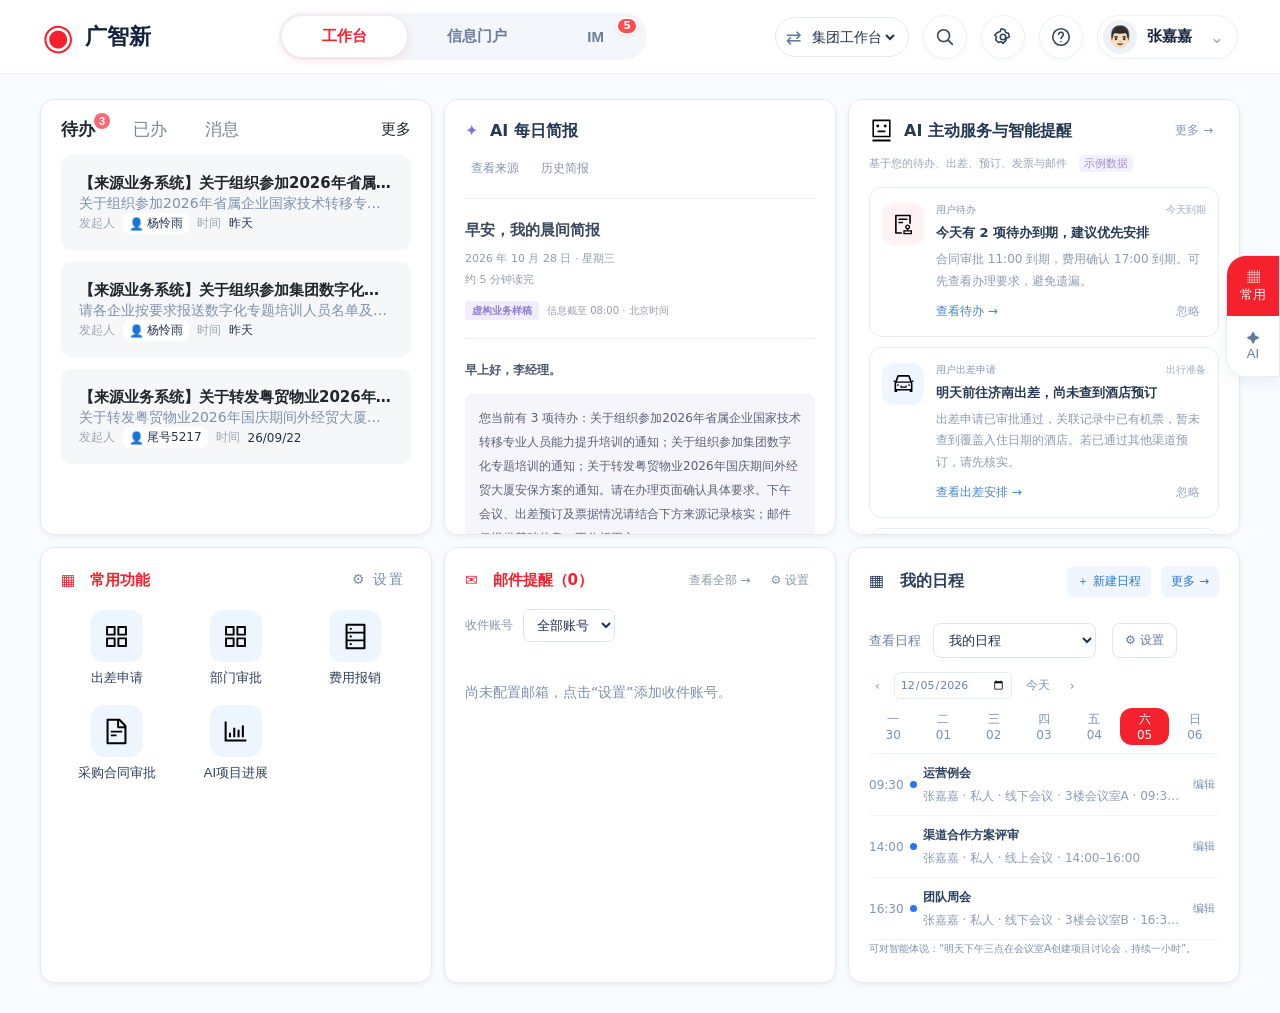
<file: guangxin/index.html>
<!doctype html>
<html lang="zh-CN"><head><script src="calendar-create-menu.js"></script><script src="calendar-event-forms.js"></script><script src="recent-forms.js"></script><script src="mail-accounts.js"></script><script src="system-navigation.js"></script><script src="digital-employee-sample.js"></script><script src="brief-mail.js"></script><script src="brief-invoices.js"></script><script src="brief-travel.js"></script><script src="unified-tasks.js"></script><script src="component-manager.js"></script><script src="menu-group-access.js"></script><script src="component-access.js"></script><meta charset="utf-8"><meta name="viewport" content="width=device-width,initial-scale=1"><title>广智新 · AI 工作台</title>
<style>
:root{--red:#f5222d;--ink:#14233d;--muted:#7183a1;--line:#e6edf6;--blue:#2669d9;--bg:#f5f8fc}*{box-sizing:border-box}body{margin:0;font-family:"Microsoft YaHei",system-ui,sans-serif;color:var(--ink);background:linear-gradient(#f8fbff,#f4f8fc);font-size:14px}.top{height:74px;background:#fff;display:flex;align-items:center;padding:0 42px;border-bottom:1px solid #edf1f6;gap:40px}.brand{font-size:22px;font-weight:800;display:flex;align-items:center;gap:12px}.brand em{font-style:normal;color:#f5222d;font-size:36px;line-height:1;transform:rotate(-12deg)}.tabs{margin:auto;display:flex;background:#f3f6fb;border-radius:28px;padding:3px}.tabs button{border:0;background:transparent;color:#6b7d9c;padding:11px 40px;border-radius:24px;font-weight:700;font-size:15px;cursor:pointer}.tabs button.active{color:var(--red);background:white;box-shadow:0 2px 12px #f5222d22}.tools{display:flex;gap:18px;align-items:center;font-size:22px}.avatar{width:34px;height:34px;border-radius:50%;background:#d5dfeb;display:grid;place-items:center;font-size:18px}.layout{display:grid;grid-template-columns:255px minmax(560px,1fr) 275px;gap:12px;padding:12px 20px 0}.panel{background:#fff;border:1px solid var(--line);border-radius:14px;box-shadow:0 2px 10px #293b5c08}.left{padding:15px 10px}.new{width:100%;border:0;border-radius:9px;background:var(--red);color:#fff;font-size:16px;padding:12px;cursor:pointer;box-shadow:0 5px 12px #f5222d22}.history-title{font-weight:700;padding:22px 8px 10px;color:#304463}.history-title span{float:right;color:#7790b5}.group{color:#8ba0bf;font-size:13px;padding:10px 7px}.history{padding:9px 10px;border-radius:10px;cursor:pointer}.history:hover,.history.selected{background:#fff3f3}.history b{display:block;font-size:14px}.history small{display:block;color:#8ca0bc;margin-top:6px}.main{padding:44px 12px 0;min-width:0}.hero{text-align:center;padding:28px 0 55px;background:radial-gradient(ellipse at 50% 20%,#fff 15%,#fff8f8 55%,transparent 72%)}.hero h1{font-size:45px;margin:0 0 12px;letter-spacing:1px}.hero p{font-size:22px;color:#61799e;margin:0}.cards{display:grid;grid-template-columns:repeat(4,1fr);gap:10px}.action{border:1px solid #e6edf6;background:#fff;border-radius:12px;padding:15px;text-align:left;cursor:pointer;min-height:170px;box-shadow:0 4px 15px #27528b08}.action:hover{border-color:#ffb6b6;transform:translateY(-2px)}.ico{width:42px;height:42px;border-radius:10px;background:#fff0f2;color:var(--red);display:grid;place-items:center;font-size:24px;margin-bottom:15px}.action:nth-child(2) .ico{background:#fff0f0}.action:nth-child(3) .ico{background:#fff5e9;color:#ef8b16}.action:nth-child(4) .ico{background:#eaf3ff;color:#1e72db}.action strong{display:block;font-size:16px;margin-bottom:8px}.action span{font-size:12px;color:#8799b5;line-height:1.8}.section-head{display:flex;justify-content:space-between;align-items:center;margin:30px 6px 10px}.section-head h3{margin:0;font-size:17px}.section-head a{color:#7185a6;cursor:pointer}.questions{display:grid;grid-template-columns:repeat(4,1fr);gap:9px}.q{border:1px solid var(--line);background:#fff;border-radius:10px;padding:13px 12px;white-space:nowrap;overflow:hidden;text-overflow:ellipsis;cursor:pointer}.q:hover{color:var(--red);border-color:#ffb5b5}.composer{margin-top:28px;border:1px solid #dce6f3;border-radius:15px;background:#fff;padding:16px;box-shadow:0 4px 18px #385a8a0b}.composer textarea{width:100%;border:0;outline:0;resize:none;font:inherit;height:64px;color:var(--ink)}.composer textarea::placeholder{color:#a4b2c7}.compose-bottom{display:flex;align-items:center;gap:25px;color:#7185a6}.compose-bottom button{border:0;background:transparent;cursor:pointer;color:#7185a6}.compose-bottom .mode{margin-left:auto;border:1px solid var(--line);border-radius:22px;padding:9px 14px}.send{color:var(--red)!important;font-weight:700}.right{padding:18px 12px}.right h3{margin:0 5px 16px;font-size:16px}.preview{height:740px;border:1px solid #e7edf5;border-radius:12px;background:linear-gradient(180deg,#fbfdff,#fff);display:flex;flex-direction:column;align-items:center;justify-content:center;text-align:center;padding:25px}.doc{font-size:62px;margin-bottom:24px}.preview strong{font-size:17px}.preview p{color:#8295b0;line-height:1.8}.float{position:fixed;right:0;top:255px;z-index:20;background:#fff;border:1px solid #e6edf6;border-radius:20px 0 0 20px;box-shadow:0 4px 16px #193b6b12;overflow:hidden}.float button{display:block;width:52px;height:60px;border:0;background:#fff;color:#657b9d;cursor:pointer;font-size:13px;transition:.15s}.float button.active{background:#f5222d;color:#fff}.float button:not(.active):hover{background:#f7f9fc}.float button.active{background:var(--red);color:#fff}.work{display:none;min-height:calc(100vh - 74px);padding:36px 42px;background:#f8fbff;margin-top:25px;border-top:1px solid var(--line)}.work h2{margin:0 0 4px;font-size:26px}.work p{margin:0;color:#7d91ae}.work-grid{display:grid;grid-template-columns:1.4fr 1fr 1fr;gap:12px;margin-top:20px}.work-card{background:#fff;border:1px solid var(--line);border-radius:12px;padding:17px;min-height:130px}.work-card h3{margin:0 0 13px}.list{display:grid;gap:8px;color:#536b90}.list div{padding:7px;border-bottom:1px solid #f0f3f7}.toast{position:fixed;left:50%;bottom:28px;transform:translateX(-50%);background:#14233d;color:#fff;border-radius:24px;padding:11px 18px;display:none}.toast.show{display:block}@media(max-width:1000px){.layout{grid-template-columns:210px 1fr}.right{display:none}.cards,.questions{grid-template-columns:repeat(2,1fr)}.work-grid{grid-template-columns:1fr 1fr}}@media(max-width:680px){.top{padding:0 16px;height:62px}.brand{font-size:18px}.tabs{display:none}.tools{margin-left:auto}.layout{display:block;padding:10px}.left{display:none}.main{padding-top:12px}.hero h1{font-size:34px}.cards,.questions{grid-template-columns:1fr 1fr}.work{padding:24px 15px}.work-grid{grid-template-columns:1fr}.compose-bottom{gap:8px;font-size:12px}}
</style><style>.svg-icon{width:20px;height:20px;vertical-align:middle;object-fit:contain}.icon-red{filter:sepia(1) saturate(8) hue-rotate(315deg)}</style><style>.workspace-nav{display:grid;grid-template-columns:1fr;gap:5px;margin:18px 0 22px;padding-bottom:16px;border-bottom:1px solid #edf1f6}.workspace-nav button{border:0;background:transparent;border-radius:9px;padding:14px 16px;color:#14233d;cursor:pointer;font-size:16px;min-height:52px;display:flex;align-items:center;gap:14px;text-align:left}.workspace-nav button:hover{border-color:#f5222d;color:#f5222d;background:#fff7f7}.workspace-nav button.active{color:#f5222d;background:#fff0f2}.workspace-nav .svg-icon{width:21px;height:21px;flex-shrink:0}</style><style>.input-area{margin-top:24px}.input-tabs{display:flex;gap:12px;flex-wrap:wrap;margin-bottom:14px}.input-tab{display:flex;align-items:center;gap:9px;border:1px solid #e5eaf5;background:#fff;border-radius:12px;padding:10px 17px;font:inherit;color:#17263d;cursor:pointer}.input-tab svg,.input-tools svg{width:22px;height:22px;flex-shrink:0}.input-tab.blue svg{color:#2876ff}.input-tab.orange svg{color:#ff8b19}.input-tab.purple svg{color:#8745ff}.input-tab.green svg{color:#00bc85}.input-tab.cyan svg{color:#00c4ce}.input-tab[aria-selected=true]{background:#f0f5ff;border-color:#90b5ff}.new-composer{margin-top:0;border-radius:13px;padding:24px 22px 14px;box-shadow:0 2px 18px #1937620c}.new-composer textarea{height:112px;font-size:18px;color:#18253c}.input-tools{display:flex;gap:14px;align-items:center}.input-tools button{display:flex;gap:8px;align-items:center;justify-content:center;border:0;background:transparent;padding:8px;color:#14233d;cursor:pointer}.input-tools select{max-width:235px;border:1px solid #e2e4ec;border-radius:28px;background:#edf0ff;color:#2e70ff;padding:11px 15px;font:inherit}.input-tools #webSearch{border:1px solid #e1e4e9;border-radius:25px;color:#63738c;white-space:nowrap}.input-tools #webSearch[aria-pressed=true]{background:#edf3ff;color:#2876ff;border-color:#8ab1ff}.input-spacer{flex:1}.input-divider{height:32px;width:1px;background:#e1e4eb;margin:0 6px}.input-tools #send{border-radius:50%;width:44px;height:44px;background:#2f74ff;color:#fff}.input-notice{text-align:center;color:#ff3030;font-size:13px;margin:12px 0 18px}#attachmentName{font-size:12px;color:#7183a1;margin-top:5px}@media(max-width:700px){.input-tools{gap:4px;flex-wrap:wrap}.input-tools select{max-width:175px}.input-tab{padding:8px 10px}.input-tabs{gap:6px}}</style><style>.work{margin-top:0;border:0;padding:25px 40px 30px}.cw-title{display:flex;align-items:center;justify-content:space-between;margin-bottom:18px}.cw-title h2{font-size:30px;margin-bottom:7px}.cw-title button{background:#fff;border:1px solid #e4eaf2;border-radius:13px;padding:13px 20px;font:inherit;font-weight:700;color:#243650;cursor:pointer}.cw-box{background:#fff;border:1px solid #e5edf6;border-radius:14px;padding:18px 20px;min-width:0}.cw-head{display:flex;align-items:center;gap:16px;margin-bottom:13px}.cw-head h3{margin:0;font-size:18px;flex:1}.cw-head button,.cw-menu{border:0;background:none;color:#7a8fab;cursor:pointer;font:inherit}.cw-menu{font-weight:800;letter-spacing:2px}.cw-more{font-size:13px!important}.cw-alerts{display:grid;grid-template-columns:repeat(4,minmax(0,1fr));gap:12px}.cw-alert{display:flex;align-items:center;gap:12px;text-align:left;padding:16px 12px;border:1px solid #e8eef5;border-radius:13px;background:#fff;cursor:pointer;color:#263b58;min-width:0}.cw-alert b{font-size:14px}.cw-alert small,.cw-event small{display:block;margin-top:6px;color:#8b9db7;font-size:12px}.cw-arrow{margin-left:auto;color:#7c92b4;font-size:25px}.cw-app-icon{display:grid;place-items:center;width:52px;height:52px;border-radius:13px;flex-shrink:0;background:#edf5ff}.cw-app-icon img{width:29px;height:29px}.cw-app-icon.orange{background:#fff4e9}.cw-app-icon.red{background:#fff0f3}.cw-app-icon.purple{background:#f3edff}.cw-app-icon.green{background:#e6faf3}.cw-app-icon.gray{background:#edf2f8}.cw-middle{display:grid;grid-template-columns:1fr 1fr;gap:14px;margin-top:14px}.cw-bottom{display:grid;grid-template-columns:1.25fr 1.22fr .85fr;gap:14px;margin-top:14px}.cw-row{display:flex;align-items:center;gap:12px;min-height:40px;border-bottom:1px solid #f1f4f8;font-size:14px}.cw-row:last-child{border-bottom:0}.cw-row input{width:17px;height:17px;accent-color:#f5222d;cursor:pointer;flex-shrink:0}.cw-row:has(input:checked) .cw-item{text-decoration:line-through;color:#9ba9bd}.cw-item{white-space:nowrap}.cw-tag{padding:3px 11px;border-radius:6px;background:#eef4fc;color:#6282ab;font-size:12px}.cw-dot{width:7px;height:7px;border-radius:50%;background:#f5222d;flex-shrink:0;margin-left:auto}.cw-dot.orange{background:#ff951c}.cw-row time,.cw-event time{color:#7e94b5;font-size:12px;white-space:nowrap}.cw-week{display:flex;justify-content:space-around;border-bottom:1px solid #edf2f7;padding-bottom:8px}.cw-week button{border:0;background:none;border-radius:12px;color:#7187a6;line-height:1.7;width:48px;cursor:pointer}.cw-week button.selected{background:#f5222d;color:#fff}.cw-event{display:flex;gap:16px;align-items:center;border-bottom:1px solid #f1f4f8;padding:8px 0;font-size:14px}.cw-event .cw-dot{margin:0;background:#2876ff}.cw-event .cw-menu{margin-left:auto}.cw-join{margin-left:auto;border:0;border-radius:7px;background:#f2f6fb;padding:8px;color:#5e7699;cursor:pointer}.cw-mail{gap:12px;font-size:12px}.cw-mail .cw-dot{margin-left:0;background:#2876ff}.cw-mail span{min-width:48px}.cw-mail b{font-weight:400;flex:1}.cw-approval-tabs{display:flex;gap:8px;margin-bottom:9px}.cw-approval-tabs button{flex:1;background:#f3f7fb;color:#7a8ca9;border:0;border-radius:14px;padding:7px 3px;cursor:pointer}.cw-approval-tabs button.selected{background:#fff0f3;color:#f5222d}.cw-approval-tabs em{font-style:normal;margin-left:4px}.cw-apps{display:grid;grid-template-columns:repeat(3,1fr);gap:16px 8px}.cw-apps button{background:none;border:0;display:flex;flex-direction:column;align-items:center;gap:7px;color:#2b3f5b;cursor:pointer}.cw-box button:hover{filter:brightness(.97)}.work.editing .cw-box{outline:2px dashed #f5a4ad;cursor:move}@media(max-width:1200px){.cw-alerts{grid-template-columns:repeat(2,1fr)}.cw-bottom{grid-template-columns:1fr 1fr}.cw-bottom>.cw-box:last-child{grid-column:1/-1}.cw-apps{grid-template-columns:repeat(6,1fr)}}@media(max-width:800px){.work{padding:20px 14px}.cw-middle,.cw-bottom{grid-template-columns:1fr}.cw-alerts{grid-template-columns:1fr}.cw-row{gap:7px;font-size:12px}.cw-apps{grid-template-columns:repeat(3,1fr)}.cw-head h3{font-size:16px}}</style><style>.cw-approval-tabs{gap:0;margin:4px 0 15px}.cw-approval-tabs button{display:flex;align-items:center;justify-content:space-around;gap:7px;background:#fff;border-radius:0;border-right:1px solid #edf1f7;padding:9px 5px;color:#243650}.cw-approval-tabs button:last-child{border-right:0}.cw-approval-tabs button.selected{background:#f1f7fc;color:#243650}.cw-approval-tabs em{display:block;font-size:21px;margin:0;line-height:1.2}.cw-approval-tabs small{display:block;font-size:12px;margin-top:4px;white-space:nowrap}.approval-icon{display:grid;place-items:center;width:39px;height:39px;border:4px solid #d5ebfa;border-radius:50%;background:#49a6e6;flex-shrink:0}.approval-icon img{width:21px;height:21px;filter:brightness(0) invert(1)}.cw-approval-tabs button:nth-child(2) .approval-icon{background:#8987f5;border-color:#e7e6ff}.cw-approval-tabs button:nth-child(3) .approval-icon{background:#5680ff;border-color:#e0e8ff}</style><style>#portalView{display:none;padding:18px 30px 25px;background:#f6f9fc}.pt-grid{display:grid;grid-template-columns:minmax(0,2.24fr) minmax(300px,1fr);gap:18px}.pt-left,.pt-right{min-width:0}.pt-panel{background:#fff;border:1px solid #e5ecf4;border-radius:16px;padding:18px;margin-bottom:16px}.pt-banner{position:relative;margin-bottom:16px;border-radius:16px;overflow:hidden}.pt-banner>img{display:block;width:100%;aspect-ratio:4.56;object-fit:cover}.pt-dots{position:absolute;bottom:16px;left:34px;display:flex;gap:8px}.pt-dots button{border:0;background:#a4aec9;border-radius:8px;width:8px;height:8px;padding:0;cursor:pointer}.pt-dots button.active{width:27px;background:#f5222d}.pt-toolbar{display:flex;align-items:center;gap:10px;flex-wrap:wrap;margin-bottom:18px}.pt-toolbar h3,.pt-heading h3{display:flex;align-items:center;gap:10px;margin:0;font-size:18px;white-space:nowrap}.pt-icon{width:25px;height:25px;object-fit:contain}.pt-filters{display:flex;gap:5px;flex-wrap:wrap}.pt-filters button,.pt-group-tabs button{border:0;background:#f4f7fa;border-radius:22px;padding:8px 13px;color:#72829b;cursor:pointer}.pt-filters button.active,.pt-group-tabs button.active{background:#fff0f3;color:#f5222d;font-weight:700}.pt-toolbar input{min-width:100px;width:140px;border:1px solid #e4ebf3;border-radius:24px;padding:9px 13px;outline:none;margin-left:auto}.pt-toolbar>button{border:0;background:#f8fafc;border-radius:20px;padding:9px;color:#70829e;cursor:pointer}.pt-news{display:grid;grid-template-columns:repeat(4,minmax(0,1fr));gap:12px}.pt-card{padding:0;background:white;border:1px solid #edf1f6;border-radius:10px;overflow:hidden;text-align:left;color:#243650;cursor:pointer;display:flex;flex-direction:column}.pt-cover{width:100%;height:125px;object-fit:cover}.pt-card-body{padding:11px;display:flex;flex-direction:column;flex:1}.pt-tag{font-size:12px;background:#ecf5ff;color:#428cde;align-self:flex-start;padding:3px 7px;border-radius:5px}.pt-card h4{font-size:14px;line-height:1.5;margin:10px 0}.pt-card p{color:#8a98b1;font-size:13px;line-height:1.5;display:-webkit-box;-webkit-line-clamp:3;-webkit-box-orient:vertical;overflow:hidden;margin:0 0 12px}.pt-card small{color:#94a1b6;margin-top:auto;font-size:11px}.pt-feedback{display:flex;align-items:center;gap:12px;background:#f7fafc;padding:10px;margin-top:12px;border-radius:9px;color:#8c9bb0;font-size:12px}.pt-feedback button{border:1px solid #e2e9f1;background:white;border-radius:18px;padding:8px 12px;cursor:pointer;color:#586e8d}.pt-feedback button:last-child{margin-left:auto}.pt-heading{display:flex;align-items:center;justify-content:space-between;margin-bottom:15px}.pt-heading>button{border:0;background:none;color:#8392a9;cursor:pointer}.pt-reminder{display:flex;gap:14px;border:1px solid #eaf0f6;border-radius:13px;padding:14px;margin-top:8px}.pt-reminder>.pt-icon{width:42px;height:42px;background:#fff1f3;padding:9px;border-radius:12px}.pt-reminder>div{flex:1;min-width:0}.pt-reminder b{font-size:13px;line-height:1.5}.pt-reminder p{font-size:12px;color:#8b9ab1;margin:6px 0;line-height:1.5}.pt-reminder small{display:block;text-align:right;color:#9ba9bd;font-size:11px}.pt-actions{display:flex;gap:9px;margin-top:9px}.pt-actions button{border:1px solid #e7edf4;border-radius:20px;padding:6px 17px;background:#fff;color:#8a9bb1;cursor:pointer}.pt-actions button:last-child{background:#f5222d;color:white;border-color:#f5222d}.pt-notice{display:flex;align-items:center;gap:10px;width:100%;border:0;border-bottom:1px solid #f2f5f8;background:#fff;padding:12px 0;text-align:left;color:#52637e;cursor:pointer;font-size:13px}.pt-notice i{width:6px;height:6px;background:#f5222d;border-radius:50%;flex-shrink:0}.pt-notice span{overflow:hidden;text-overflow:ellipsis;white-space:nowrap}.pt-notice time{margin-left:auto;white-space:nowrap;color:#97a5bc;font-size:12px}.pt-group-tabs{display:flex;gap:8px;margin:-4px 0 14px}.pt-group-news{display:grid;grid-template-columns:repeat(4,1fr);gap:13px}.pt-group-news button{border:0;background:none;padding:0;text-align:left;cursor:pointer;color:#2e405c;display:flex;flex-direction:column;gap:9px}.pt-group-news img{width:100%;height:105px;object-fit:cover;border-radius:9px}.pt-group-news b{font-size:13px;line-height:1.5}.pt-group-news small{color:#97a5bb;margin-top:auto}#ptDialog{border:1px solid #e5eaf1;border-radius:18px;padding:28px;width:650px;max-width:90vw;color:#263954;box-shadow:0 15px 70px #14233d33}#ptDialog::backdrop{background:#14233d66}#ptDialogBody{line-height:1.9;color:#73849d}#ptClose{float:right;border:0;background:none;font-size:26px;cursor:pointer;color:#7a8ba3}@media(max-width:1100px){.pt-grid{grid-template-columns:minmax(0,1.8fr) minmax(280px,1fr)}.pt-news{grid-template-columns:repeat(2,1fr)}.pt-group-news{grid-template-columns:repeat(2,1fr)}}@media(max-width:760px){#portalView{padding:12px}.pt-grid{grid-template-columns:1fr}.pt-feedback{flex-wrap:wrap}.pt-banner>img{min-height:145px}.pt-toolbar input{margin-left:0}}</style><style>.history-chat-icon{width:20px;height:20px;object-fit:contain;vertical-align:-4px;margin-right:9px;display:inline-block;flex-shrink:0}</style><style>#imView{display:none;padding:0;background:#fff}.im-shell{display:grid;grid-template-columns:285px minmax(0,1fr);height:calc(100vh - 74px);min-height:650px;border:1px solid #e7ebf1}.im-sidebar{border-right:1px solid #e8edf5;overflow:auto}.im-search{display:flex;gap:9px;padding:18px}.im-search input{width:100%;min-width:0;border:0;background:#f1f3f7;border-radius:9px;padding:10px;color:#52627a;outline:0}.im-search button{border:0;border-radius:8px;background:#f1f3f7;color:#8995a8;font-size:25px;cursor:pointer}.im-contact{width:100%;display:flex;gap:10px;padding:13px 18px;border:0;text-align:left;background:#fff;cursor:pointer;color:#28354c;align-items:center}.im-contact.active{background:#f1f3f8}.im-face{width:40px;height:40px;display:grid;place-items:center;border-radius:7px;background:#e8f0fb;font-size:27px;flex-shrink:0;position:relative}.im-face.ai{background:linear-gradient(135deg,#0c36ed,#46bcff)}.im-face em{position:absolute;top:-6px;right:-5px;font-size:10px;background:#ff593f;color:#fff;border-radius:10px;padding:2px 5px;font-style:normal}.im-contact-text{flex:1;min-width:0}.im-contact-top{display:flex;justify-content:space-between;gap:5px}.im-contact b{font-size:13px;font-weight:500}.im-contact time{font-size:11px;color:#929aab}.im-contact small{display:block;color:#9099ab;white-space:nowrap;overflow:hidden;text-overflow:ellipsis;margin-top:7px;font-size:11px}.im-main{display:flex;flex-direction:column;min-width:0;min-height:0;background:#fff}.im-header{display:flex;align-items:center;gap:10px;padding:15px 22px;border-bottom:1px solid #e8edf5;height:70px;flex-shrink:0}.im-header small{display:block;font-size:11px;color:#99a1b0;margin-top:5px}.im-header b{font-size:14px}.im-header>button{margin-left:auto;border:0;background:none;color:#7b8392;font-size:23px;cursor:pointer}.im-feed{flex:1;min-height:0;overflow:auto;padding:28px 36px}.im-ai-message{display:flex;gap:12px;max-width:960px;margin:0 auto}.im-assistant-card{border:1px solid #e0e3e8;border-radius:8px;padding:20px;flex:1;min-width:0;color:#3c3c3e;font-size:13px;line-height:1.8}.im-card-heading{display:flex;align-items:center;gap:10px;font-size:15px}.im-card-heading time{margin-left:auto;color:#8d8d8d;font-size:13px}.im-round{width:29px;height:29px;border-radius:50%;color:white;display:grid;place-items:center}.im-round.blue{background:#66aeff}.im-round.green{background:#32bf91}.im-assistant-card p{margin:7px 0 10px 39px}.im-meeting{margin-left:39px;display:flex;gap:14px;align-items:center;background:linear-gradient(100deg,#faf3e6,#f0edfd,#dff2ff);padding:13px 18px;border-radius:13px;box-shadow:0 3px 7px #1527460a;flex-wrap:wrap}.im-meeting>span:first-child{font-size:27px}.im-meeting strong{font-size:20px}.im-meeting button{margin-left:auto;border:0;background:none;color:#397eff;cursor:pointer}.im-travel{border-top:1px solid #e5e5e5;margin-top:17px;padding-top:19px}.im-trip-grid{display:grid;grid-template-columns:1.1fr 1.08fr .5fr;gap:9px;margin-left:39px}.im-application,.im-ticket,.im-weather{border:1px solid #e9edf6;border-radius:12px;position:relative;padding:12px;overflow:hidden}.im-application{background:linear-gradient(140deg,#fff5f1,#f5f7ff 25%,white 65%)}.im-application em{position:absolute;right:0;top:0;background:#00bd92;color:white;font-size:10px;padding:1px 9px;border-radius:0 0 0 10px;font-style:normal}.im-application dl{display:grid;grid-template-columns:1fr 1.3fr;font-size:11px;line-height:2.3;margin:15px 0 0}.im-application dt{color:#888}.im-application dd{margin:0;text-align:right}.im-ticket{padding-top:35px;box-shadow:0 2px 6px #20345909}.im-recommended{position:absolute;top:0;left:0;background:#ff9010;color:white;font-size:10px;padding:0 5px}.im-route{display:flex;align-items:center;justify-content:space-between;gap:5px}.im-route strong{font-size:19px;font-weight:500}.im-route small{display:block;font-size:10px;color:#888}.im-route b{color:#ff7b00;font-size:17px;white-space:nowrap}.im-route b small{display:inline;color:#ff7b00}.im-duration{text-align:center;font-size:9px;color:#aaa;line-height:1.2}.im-ticket p{margin:16px 0;font-size:10px;color:#9a9fad;white-space:nowrap}.im-ticket p span{color:#29ba8c}.im-ticket button{background:none;border:0;border-top:1px solid #f1f3f6;padding:8px 0 0;font-size:10px;color:#8c94a2;width:100%;cursor:pointer}.im-weather{background:linear-gradient(140deg,#f5f0ff,#e3f4ff,white);display:flex;flex-direction:column;justify-content:center;font-size:18px}.im-weather small{font-size:12px}.im-weather strong{font-size:20px;margin-top:35px;white-space:nowrap}.im-compose-wrap{padding:15px 36px 20px;flex-shrink:0}.im-compose{max-width:908px;margin:0 auto;border:1px solid #dfe5ef;border-radius:8px;padding:12px 18px}.im-toolbar{display:flex;gap:16px}.im-toolbar button,.im-send-row button{border:0;background:none;color:#787d88;font-size:21px;cursor:pointer;padding:0}.im-compose textarea{border:0;outline:0;resize:none;height:68px;width:100%;font:inherit;padding-top:12px;font-size:13px}.im-compose textarea::placeholder{color:#aaa}.im-send-row{display:flex;align-items:center;justify-content:flex-end;gap:17px}.im-send-row #imSendMessage{width:31px;height:31px;background:#2f7bff;color:#fff;border-radius:50%;font-size:20px}.im-send-divider{height:20px;width:1px;background:#e6e8eb}#imFileName{margin-right:auto;font-size:11px;color:#8594aa}.im-outgoing{max-width:908px;margin:15px auto;text-align:right}.im-outgoing span{display:inline-block;max-width:80%;padding:10px 16px;background:#e9f2ff;border-radius:9px;text-align:left;white-space:pre-wrap;overflow-wrap:anywhere}.im-simple{max-width:908px;margin:25px auto;color:#7c8ba0}@media(max-width:1100px){.im-shell{grid-template-columns:235px minmax(0,1fr)}.im-feed{padding:20px}.im-trip-grid{grid-template-columns:1fr 1fr}.im-weather{grid-column:1/-1;flex-direction:row;align-items:center;gap:15px}.im-weather strong{margin:0}.im-assistant-card{padding:14px}.im-trip-grid,.im-meeting{margin-left:0}}@media(max-width:700px){.im-shell{grid-template-columns:155px minmax(0,1fr)}.im-contact{padding:12px 8px}.im-contact .im-face{width:30px;height:30px;font-size:20px}.im-contact time{display:none}.im-search{padding:10px}.im-ai-message>.im-face{display:none}.im-feed{padding:12px}.im-trip-grid{grid-template-columns:1fr}.im-weather{grid-column:auto}.im-assistant-card p{margin-left:0}.im-compose-wrap{padding:10px}.im-contact small{font-size:10px}}</style><style>.im-toolbar{gap:25px;align-items:center}.im-toolbar button{display:grid;place-items:center;width:25px;height:27px;color:#17344d}.im-toolbar svg{width:24px;height:24px}.im-toolbar #imCut,.im-toolbar #imStar{display:none}</style><style>#resourceView{background:white;min-height:calc(100vh - 74px);padding:16px 20px}#resourceBack{border:0;background:#f4f7fb;padding:8px 14px;border-radius:7px;color:#7084a2;cursor:pointer;margin-bottom:10px}.rs-top{display:flex;gap:30px;border-bottom:1px solid #e5e8ef;align-items:center;min-height:65px}.rs-top button{border:0;background:none;padding:20px 10px;color:#172b46;cursor:pointer;font-size:16px}.rs-top button.active{color:#1677ff;border-bottom:2px solid #1677ff}.rs-capacity{margin-left:auto;color:#8d96a6;font-size:13px}.rs-capacity progress{display:block;width:180px;height:5px;margin-top:12px}.rs-tools{display:flex;align-items:center;gap:12px;padding:24px 0}.rs-tools input,.rs-tools select,.drive-search{background:#f2f3f7;border:0;border-radius:9px;padding:11px;color:#62728b;outline:none}.rs-tools button,.rs-action{border:1px solid #e1e7f0;background:white;padding:9px 13px;border-radius:8px;color:#1677ff;cursor:pointer}.rs-cards{display:grid;grid-template-columns:repeat(4,minmax(200px,1fr));gap:18px;max-width:1350px}.rs-card{border:1px solid #e1e5ed;border-radius:10px;padding:20px 24px;background:white;text-align:left;box-shadow:0 2px 6px #152b4d05;cursor:pointer;color:#64738a}.rs-card-head{display:flex;gap:14px;align-items:center;margin-bottom:20px}.rs-book{font-size:42px}.rs-card b{display:block;color:#14283f;font-size:16px;margin-bottom:5px}.rs-card p{margin:8px 0;font-size:13px}.drive-grid{display:grid;grid-template-columns:270px minmax(0,1fr);min-height:550px}.drive-side{border-right:1px solid #e3e8ef;padding:10px 18px 0 0}.drive-side .drive-search{width:80%;margin-bottom:15px}.drive-folder{display:block;border:0;background:white;text-align:left;color:#718097;border-radius:9px;width:100%;padding:12px;cursor:pointer}.drive-folder.active{color:#1677ff;background:#e9efff}.drive-main{padding:12px 0 0 24px;min-width:0}.drive-main h3{margin:0}.drive-table-wrap{overflow:auto}.drive-table{border-collapse:collapse;width:100%;font-size:13px;white-space:nowrap}.drive-table th{background:#f1f3f8;padding:15px 12px;text-align:left}.drive-table td{padding:17px 12px;border-bottom:1px solid #edf0f5}.drive-table td.name{max-width:340px;overflow:hidden;text-overflow:ellipsis;cursor:pointer}.drive-table button{border:0;background:none;color:#1677ff;cursor:pointer;padding:3px 7px}.drive-table button.danger{color:#ff6475}.rs-primary{background:#1677ff!important;color:#fff!important}.rs-empty{padding:40px;color:#93a0b2}#resourceDialog{border:1px solid #e1e7ef;border-radius:12px;max-width:85vw;min-width:300px;padding:24px;color:#273c59}#resourceDialog::backdrop{background:#15294655}@media(max-width:1000px){.rs-cards{grid-template-columns:repeat(2,1fr)}.rs-top{flex-wrap:wrap;gap:10px}.rs-capacity{margin-left:0}.drive-grid{grid-template-columns:180px 1fr}.rs-tools{flex-wrap:wrap}}@media(max-width:600px){.rs-cards{grid-template-columns:1fr}.drive-grid{grid-template-columns:1fr}.drive-side{border:0}.drive-main{padding-left:0}}</style><style>.layout.resource-layout{grid-template-columns:255px minmax(0,1fr)}.layout.resource-layout>.right{display:none}.main.show-resource{padding:0;overflow:hidden}.main.show-resource>:not(#resourceView){display:none!important}.main>#resourceView{min-height:800px;padding:18px;background:#fff}.main #resourceBack{display:none}.main .rs-cards{grid-template-columns:repeat(2,minmax(0,1fr))}.main .rs-top{gap:12px;flex-wrap:wrap}.main .rs-capacity{margin-left:0}.main .drive-grid{grid-template-columns:200px minmax(0,1fr)}@media(max-width:680px){.layout.resource-layout{grid-template-columns:1fr}.main .rs-cards{grid-template-columns:1fr}.main .drive-grid{grid-template-columns:1fr}}</style><style>#ptDialog.subscription-dialog{width:850px;padding:0;max-height:88vh;overflow:hidden}#ptDialog.subscription-dialog #ptClose{position:absolute;right:22px;top:16px;z-index:2}#ptDialog.subscription-dialog>h2{margin:0;padding:25px 30px 18px;border-bottom:1px solid #edf1f6;font-size:23px}#ptDialog.subscription-dialog #ptDialogBody{color:#526780;line-height:1.6}.sub-scroll{max-height:calc(88vh - 160px);overflow:auto;padding:20px 30px}.sub-intro{font-size:13px;color:#8897ad;margin:0 0 20px}.sub-field{margin-bottom:22px}.sub-field h4{color:#253b58;font-size:15px;margin:0 0 9px}.sub-field h4 small{font-size:12px;font-weight:400;color:#91a0b4;margin-left:8px}.sub-chips{display:flex;gap:8px;flex-wrap:wrap}.sub-chip{display:flex;align-items:center;gap:6px;border:1px solid #e2e9f2;border-radius:8px;padding:7px 11px;font-size:13px;cursor:pointer;background:#fff}.sub-chip:has(input:checked){background:#edf4ff;border-color:#8ab5ff;color:#1677ff}.sub-chip input{accent-color:#1677ff}.sub-input,.sub-select{width:100%;border:1px solid #dfe6f0;border-radius:8px;padding:10px;font:inherit;font-size:13px;color:#334c69;background:white}.sub-help{font-size:12px;color:#97a4b6;margin-top:6px}.sub-advanced{border-top:1px solid #e9eef5;padding-top:14px}.sub-advanced summary{cursor:pointer;color:#2775db;font-size:14px;margin-bottom:20px}.sub-two{display:grid;grid-template-columns:1fr 1fr;gap:18px}.sub-toggle{display:flex;align-items:flex-start;gap:10px;font-size:13px;margin-bottom:13px}.sub-toggle input{margin-top:4px;accent-color:#1677ff}.sub-toggle small{display:block;color:#8d9bb0;margin-top:3px}.sub-footer{display:flex;align-items:center;justify-content:flex-end;gap:10px;border-top:1px solid #e9eef5;padding:14px 30px;background:#fff}.sub-footer button{padding:9px 22px;border:1px solid #dfe6f0;border-radius:8px;background:white;color:#5c718e;cursor:pointer}.sub-footer .sub-save{background:#1677ff;color:#fff;border-color:#1677ff}.sub-footer .sub-reset{margin-right:auto;border:0;color:#8192aa}.sub-error{color:#ed4545;font-size:12px;margin-bottom:10px}@media(max-width:600px){.sub-two{grid-template-columns:1fr}.sub-scroll{padding:18px}.sub-footer{padding:12px 18px}}</style><style>.float{display:flex;flex-direction:column}.float[style*="display: block"]{display:flex!important}.float button:first-child{order:2}.float button:last-child{order:1}</style><style>#layoutDesigner[hidden]{display:none}#layoutDesigner{position:fixed;inset:0;z-index:100;background:#f3f6fb;color:#26354f;display:flex;flex-direction:column}.ld-header{height:58px;display:flex;align-items:center;gap:16px;padding:9px 24px;background:white;border-bottom:1px solid #dfe6ef;flex-shrink:0}.ld-header button{border:1px solid #dfe7f2;border-radius:8px;padding:9px 14px;background:white;color:#526982;cursor:pointer}.ld-header strong{font-size:15px}.ld-header>span{font-size:11px;border-radius:18px;background:#edf4ff;color:#246eff;padding:5px 10px}#ldReset{margin-left:auto}#ldSave{background:#1764ff;color:white;border-color:#1764ff}.ld-body{display:flex;flex:1;min-height:0}.ld-library{width:245px;flex-shrink:0;background:#fff;border-right:1px solid #e1e8f2;overflow:auto}.ld-library h3{font-size:15px;padding:20px 16px;margin:0;border-bottom:1px solid #edf1f5}.ld-library small{float:right;color:#8ca0bd;font-size:11px;font-weight:400}#ldLibrary{padding:13px;display:grid;grid-template-columns:1fr 1fr;gap:10px}.ld-source{border:1px solid #e0e8f4;border-radius:12px;background:white;padding:13px 5px;cursor:grab;text-align:center;color:#344b69;min-height:92px}.ld-source img{display:block;width:28px;height:28px;margin:0 auto 12px}.ld-source span{font-size:12px}#ldCanvas{flex:1;overflow:auto;padding:25px;display:grid;grid-template-columns:repeat(2,minmax(0,1fr));gap:20px;align-content:start;background-image:radial-gradient(#c9d9f0 1px,transparent 1px);background-size:20px 20px}.ld-widget{position:relative;border:1px solid #e0e8f4;border-radius:17px;background:white;padding:21px;min-width:0;cursor:grab;min-height:220px}.ld-widget.selected{outline:2px solid #387cff}.ld-widget.selected:before{content:'☷ 正在配置';position:absolute;top:-12px;right:20px;border-radius:14px;padding:4px 10px;background:#1764ff;color:white;font-size:11px}.ld-remove{position:absolute;right:-10px;top:-10px;width:28px;height:28px;border:1px solid #e0e7f2;border-radius:50%;background:white;color:#fa6666;cursor:pointer;z-index:2}.ld-widget>.cw-head{cursor:grab}.ld-widget .cw-box{border:0;padding:0}.ld-widget .cw-alerts{grid-template-columns:1fr 1fr}.ld-widget .cw-apps{grid-template-columns:repeat(3,1fr)}.ld-widget .cw-row{font-size:12px;gap:6px}.ld-widget .cw-tag{padding:3px 6px}.ld-widget h3{font-size:16px}.ld-widget .cw-menu,.ld-widget .cw-more{pointer-events:none}.ld-empty{grid-column:1/-1;border:2px dashed #c7d8f2;border-radius:16px;padding:60px;text-align:center;color:#8a9db6}.ld-system{display:grid;grid-template-columns:repeat(3,1fr);gap:28px;padding:20px 0;text-align:center;font-size:13px}.ld-system img{display:block;width:28px;height:28px;margin:0 auto 10px}.ld-heading-preview{font-size:24px;padding:15px;color:#243650}@media(max-width:850px){.ld-library{width:175px}#ldCanvas{grid-template-columns:1fr;padding:18px}.ld-header{gap:7px;padding:8px}.ld-header>span{display:none}}</style><style>/* Keep designer grid rows sized by their full component contents. */
#ldCanvas{display:grid;grid-auto-rows:max-content;align-items:start;align-content:start;overflow-y:auto;overflow-x:hidden;min-height:0;padding:28px 26px 45px;gap:24px}
#ldCanvas>.ld-widget{height:auto;min-height:0;align-self:start;overflow:visible;display:flow-root;padding:22px;box-sizing:border-box}
#ldCanvas>.ld-widget>.cw-box{display:block!important;height:auto;min-height:0;margin:0;overflow:visible;width:100%;box-sizing:border-box}
#ldCanvas .cw-alerts{grid-template-columns:repeat(2,minmax(0,1fr));gap:10px}
#ldCanvas .cw-alert{min-width:0;height:auto;min-height:88px;padding:12px;align-items:center}
#ldCanvas .cw-alert>span:nth-child(2){min-width:0;flex:1}
#ldCanvas .cw-alert b{white-space:normal;overflow-wrap:anywhere;font-size:13px;line-height:1.5}
#ldCanvas .cw-alert small{white-space:normal;line-height:1.5}
#ldCanvas .cw-row{min-height:42px;height:auto;flex-wrap:nowrap}
#ldCanvas .cw-item{min-width:0;white-space:normal;overflow-wrap:anywhere;flex:0 1 auto}
#ldCanvas .cw-row time{flex-shrink:0}
#ldCanvas .cw-event{min-height:62px;height:auto}
#ldCanvas .cw-event>span{min-width:0}
#ldCanvas .cw-mail b{min-width:0;overflow-wrap:anywhere}
#ldCanvas .cw-apps{padding:8px 0;gap:20px 10px}
#ldCanvas .cw-head{min-height:28px;margin-bottom:15px}
#ldCanvas .cw-approval-tabs button{min-width:0}
#layoutDesigner .ld-body{overflow:hidden}
body:has(#layoutDesigner:not([hidden])){overflow:hidden}
@media(max-width:1100px){#ldCanvas{grid-template-columns:minmax(0,1fr)}#ldCanvas .cw-alerts{grid-template-columns:repeat(2,minmax(0,1fr))}}
</style><style>#ldCanvas .pt-news{grid-template-columns:repeat(2,minmax(0,1fr))}#ldCanvas .pt-group-news{grid-template-columns:repeat(2,minmax(0,1fr))}#ldCanvas .pt-panel{margin:0;border:0;padding:0}#ldCanvas .pt-banner{margin:0}#ldCanvas .pt-toolbar{gap:8px}#ldCanvas .pt-toolbar input{margin-left:0}#ldCanvas .pt-feedback{flex-wrap:wrap}#ldCanvas .pt-heading h3{white-space:normal}#ldLibrary .ld-source span{display:block;line-height:1.5}#ldLibrary .ld-source{min-height:100px}</style><style>.ld-library{width:270px}#ldLibrary{display:flex;flex-direction:column;gap:14px;padding:14px}#ldLibrary .ld-source{display:block;width:100%;padding:0;overflow:hidden;text-align:left;min-height:0;border-radius:10px;background:#fff}#ldLibrary .ld-source-title{font-size:13px;font-weight:600;line-height:1.5;padding:10px 12px;border-bottom:1px solid #edf1f7;color:#2b4262}#ldLibrary .ld-preview-window{height:140px;overflow:hidden;position:relative;background:#f6f8fc;padding:8px;pointer-events:none}#ldLibrary .ld-preview-content{width:760px;transform:scale(.29);transform-origin:top left;pointer-events:none;background:white;border-radius:12px;padding:16px;min-height:420px}#ldLibrary .ld-preview-content *{pointer-events:none!important}#ldLibrary .ld-preview-content img{display:initial;margin:0;width:auto;height:auto}#ldLibrary .ld-preview-content .cw-app-icon img{width:29px;height:29px}#ldLibrary .ld-preview-content .pt-icon{width:25px;height:25px}#ldLibrary .ld-preview-content .pt-cover{display:block;width:100%;height:125px;object-fit:cover}#ldLibrary .ld-preview-content .pt-group-news img{width:100%;height:105px;object-fit:cover}#ldLibrary .ld-preview-content .pt-banner>img{display:block;width:100%;height:auto}#ldLibrary .ld-preview-content .cw-box,#ldLibrary .ld-preview-content .pt-panel{margin:0;border:0;padding:0}#ldLibrary .ld-preview-content .cw-alerts{grid-template-columns:repeat(2,1fr)}#ldLibrary .ld-preview-content .pt-news{grid-template-columns:repeat(4,1fr)}#ldLibrary .ld-preview-content .pt-banner{margin:0}#ldLibrary .ld-source:hover{border-color:#75a5ff;box-shadow:0 3px 12px #1764ff12}@media(max-width:850px){.ld-library{width:235px}#ldLibrary .ld-preview-content{transform:scale(.245)}}</style><style>#ldCanvas>.ld-widget{max-width:100%;position:relative}#ldCanvas>.ld-widget .ld-resize{position:sticky;display:block;bottom:0;left:0;width:20px;height:20px;margin-left:-17px;margin-bottom:-17px;margin-top:4px;cursor:nesw-resize;touch-action:none;z-index:5;background:linear-gradient(45deg,transparent 38%,#3981ff 39%,#3981ff 45%,transparent 46%,transparent 58%,#3981ff 59%,#3981ff 65%,transparent 66%);border-radius:3px}#ldCanvas>.ld-widget.resizing{outline:2px solid #3981ff;user-select:none}#ldCanvas>.ld-widget.resizing *{user-select:none}</style><style>#savedWorkGrid{display:grid;grid-template-columns:repeat(2,minmax(0,1fr));gap:18px;align-items:start}#savedWorkGrid>.cw-box{box-sizing:border-box;max-width:100%;border-radius:14px}#savedWorkGrid .pt-panel{border:0;margin:0;padding:0}#savedWorkGrid .pt-news{grid-template-columns:repeat(2,minmax(0,1fr))}#savedWorkGrid .pt-group-news{grid-template-columns:repeat(2,minmax(0,1fr))}#savedWorkGrid .pt-banner{margin:0}#savedWorkGrid .cw-alerts{grid-template-columns:repeat(4,minmax(0,1fr))}@media(max-width:1100px){#savedWorkGrid .cw-alerts{grid-template-columns:repeat(2,minmax(0,1fr))}}@media(max-width:800px){#savedWorkGrid{grid-template-columns:1fr}#savedWorkGrid>*{grid-column:auto!important}}</style><style>#ldCanvas>.ld-widget .ld-resize{left:auto;right:0;margin-left:auto;margin-right:-17px;cursor:nwse-resize;background:linear-gradient(135deg,transparent 38%,#3981ff 39%,#3981ff 45%,transparent 46%,transparent 58%,#3981ff 59%,#3981ff 65%,transparent 66%)}</style><style>
#ldCanvas .ld-resize{display:none!important}
#ldCanvas,#savedWorkGrid{grid-template-columns:repeat(2,minmax(0,1fr));grid-auto-rows:390px;gap:20px;align-items:stretch}
#ldCanvas>.ld-widget,#savedWorkGrid>.ld-widget{width:100%!important;height:390px!important;min-height:390px;max-height:390px;padding:20px;overflow:auto!important;align-self:stretch;border:1px solid #e0e8f4;border-radius:16px;background:#fff;box-sizing:border-box}
#savedWorkGrid>.ld-widget{cursor:default}
#savedWorkGrid>.ld-widget>.cw-box,#ldCanvas>.ld-widget>.cw-box{display:block!important;width:100%;border:0;padding:0;margin:0;height:auto;min-height:0}
#savedWorkGrid .cw-alerts,#ldCanvas .cw-alerts{grid-template-columns:repeat(2,minmax(0,1fr));gap:10px}
#savedWorkGrid .cw-alert,#ldCanvas .cw-alert{min-width:0;height:auto;min-height:88px;padding:12px;align-items:center}
#savedWorkGrid .cw-alert>span:nth-child(2){min-width:0;flex:1}
#savedWorkGrid .cw-alert b{white-space:normal;overflow-wrap:anywhere;font-size:13px;line-height:1.5}
#savedWorkGrid .cw-alert small{white-space:normal;line-height:1.5}
#savedWorkGrid .cw-row{min-height:42px;height:auto;gap:6px;font-size:12px}
#savedWorkGrid .cw-item{min-width:0;white-space:normal;overflow-wrap:anywhere;flex:0 1 auto}
#savedWorkGrid .cw-tag{padding:3px 6px}
#savedWorkGrid .cw-event{min-height:62px;height:auto}
#savedWorkGrid .cw-apps{grid-template-columns:repeat(3,1fr);padding:8px 0;gap:20px 10px}
#savedWorkGrid .cw-head{min-height:28px;margin-bottom:15px}
#savedWorkGrid h3{font-size:16px}
#savedWorkGrid .pt-feedback{flex-wrap:wrap}
#savedWorkGrid .pt-heading h3{white-space:normal}
@media(max-width:800px){#ldCanvas,#savedWorkGrid{grid-template-columns:minmax(0,1fr)}}
</style><style>
/* Component-specific proportions match the original workbench and portal. */
#ldCanvas,#savedWorkGrid{grid-template-columns:repeat(12,minmax(0,1fr));grid-auto-rows:auto;align-items:start;gap:16px}
#ldCanvas>.ld-widget,#savedWorkGrid>.ld-widget{grid-column:span 6;width:100%!important;height:auto!important;min-height:0!important;max-height:none!important;padding:18px 20px;overflow:visible!important;align-self:start}
#ldCanvas>.ld-widget[data-type="reminders"],#savedWorkGrid>.ld-widget[data-type="reminders"]{grid-column:span 12}
#ldCanvas>.ld-widget[data-type="portalBanner"],#savedWorkGrid>.ld-widget[data-type="portalBanner"],#ldCanvas>.ld-widget[data-type="portalNews"],#savedWorkGrid>.ld-widget[data-type="portalNews"],#ldCanvas>.ld-widget[data-type="portalGroup"],#savedWorkGrid>.ld-widget[data-type="portalGroup"]{grid-column:span 8}
#ldCanvas>.ld-widget[data-type="mail"],#savedWorkGrid>.ld-widget[data-type="mail"],#ldCanvas>.ld-widget[data-type="approval"],#savedWorkGrid>.ld-widget[data-type="approval"],#ldCanvas>.ld-widget[data-type="apps"],#savedWorkGrid>.ld-widget[data-type="apps"],#ldCanvas>.ld-widget[data-type="portalReminders"],#savedWorkGrid>.ld-widget[data-type="portalReminders"],#ldCanvas>.ld-widget[data-type="portalNotices"],#savedWorkGrid>.ld-widget[data-type="portalNotices"],#ldCanvas>.ld-widget[data-type="portalAnnouncements"],#savedWorkGrid>.ld-widget[data-type="portalAnnouncements"]{grid-column:span 4}
#ldCanvas>.ld-widget[data-type="portalBanner"],#savedWorkGrid>.ld-widget[data-type="portalBanner"]{padding:0;border:0;background:transparent}
#ldCanvas .cw-alerts,#savedWorkGrid .cw-alerts{grid-template-columns:repeat(4,minmax(0,1fr));gap:12px}
#ldCanvas .cw-alert,#savedWorkGrid .cw-alert{padding:16px 12px;min-height:0}
#ldCanvas .cw-alert b,#savedWorkGrid .cw-alert b{font-size:14px}
#ldCanvas .cw-row,#savedWorkGrid .cw-row{font-size:14px;gap:12px;min-height:40px}
#ldCanvas .cw-tag,#savedWorkGrid .cw-tag{padding:3px 11px}
#ldCanvas .cw-mail,#savedWorkGrid .cw-mail{font-size:12px}
#ldCanvas .cw-head h3,#savedWorkGrid .cw-head h3{font-size:18px}
#ldCanvas .cw-apps,#savedWorkGrid .cw-apps{grid-template-columns:repeat(3,1fr);gap:16px 8px;padding:0}
#ldCanvas .pt-news,#savedWorkGrid .pt-news,#ldCanvas .pt-group-news,#savedWorkGrid .pt-group-news{grid-template-columns:repeat(4,minmax(0,1fr))}
#ldCanvas .pt-cover,#savedWorkGrid .pt-cover{height:125px}
#ldCanvas .pt-banner,#savedWorkGrid .pt-banner{margin:0}
#ldCanvas .pt-toolbar,#savedWorkGrid .pt-toolbar{gap:10px;flex-wrap:wrap}
@media(max-width:1200px){#ldCanvas>.ld-widget,#savedWorkGrid>.ld-widget{grid-column:span 6!important}#ldCanvas>.ld-widget[data-type="reminders"],#savedWorkGrid>.ld-widget[data-type="reminders"],#ldCanvas>.ld-widget[data-type="portalBanner"],#savedWorkGrid>.ld-widget[data-type="portalBanner"],#ldCanvas>.ld-widget[data-type="portalNews"],#savedWorkGrid>.ld-widget[data-type="portalNews"],#ldCanvas>.ld-widget[data-type="portalGroup"],#savedWorkGrid>.ld-widget[data-type="portalGroup"]{grid-column:span 12!important}#ldCanvas .cw-alerts,#savedWorkGrid .cw-alerts{grid-template-columns:repeat(2,minmax(0,1fr))}}
@media(max-width:800px){#ldCanvas>.ld-widget,#savedWorkGrid>.ld-widget{grid-column:span 12!important}#ldCanvas .pt-news,#savedWorkGrid .pt-news{grid-template-columns:repeat(2,minmax(0,1fr))}}
</style><style>
/* Prevent implicit grid tracks from shrinking below component content. */
#ldCanvas,#savedWorkGrid{grid-auto-rows:max-content!important;grid-template-rows:none!important;align-content:start!important;align-items:start!important}
#ldCanvas>.ld-widget,#savedWorkGrid>.ld-widget{height:max-content!important;min-height:max-content!important;max-height:none!important;display:block!important;contain:none;box-sizing:border-box}
#ldCanvas>.ld-widget>.cw-box,#savedWorkGrid>.ld-widget>.cw-box,#ldCanvas>.ld-widget>.pt-panel,#savedWorkGrid>.ld-widget>.pt-panel{height:auto!important;min-height:0!important;max-height:none!important;display:flow-root!important;overflow:visible!important}
#ldCanvas>.ld-widget>.pt-banner,#savedWorkGrid>.ld-widget>.pt-banner{height:auto!important;display:block!important;position:relative}
#ldCanvas .pt-banner>img,#savedWorkGrid .pt-banner>img{width:100%;height:auto;aspect-ratio:4.56;display:block;object-fit:cover}
#ldCanvas .cw-alerts,#savedWorkGrid .cw-alerts,#ldCanvas .cw-apps,#savedWorkGrid .cw-apps{height:auto!important;min-height:0;grid-auto-rows:max-content}
</style><style>
#layoutDesigner .ld-body{position:relative;display:block}
#layoutDesigner .ld-library{position:absolute;left:0;top:0;bottom:0;width:285px;z-index:12;transform:translateX(-100%);transition:transform .2s ease;box-shadow:8px 0 24px #1b385222;visibility:hidden}
#layoutDesigner.library-open .ld-library{transform:translateX(0);visibility:visible}
#layoutDesigner #ldCanvas{width:100%;height:100%;padding:25px 40px 30px;margin:0;box-sizing:border-box}
#ldLibraryToggle[aria-expanded="true"]{background:#edf4ff;border-color:#9abfff;color:#1764ff}
.ld-library-close{border:0;background:#f1f5fc;border-radius:5px;color:#617795;float:right;margin-left:8px;padding:2px 7px;cursor:pointer}
#layoutDesigner #ldCanvas,#savedWorkGrid{gap:16px}
@media(max-width:800px){#layoutDesigner #ldCanvas{padding:20px 14px}}
</style><style>.ld-device-tabs{position:absolute;left:50%;transform:translateX(-50%);display:flex;padding:3px;background:#edf2fa;border-radius:9px;gap:3px}.ld-header .ld-device-tabs button{border:0;background:none;padding:7px 18px;border-radius:7px;color:#788aa6}.ld-header .ld-device-tabs button.active{background:#fff;color:#1764ff;box-shadow:0 1px 5px #183e6b16}#ldLibrary .ld-source[hidden]{display:none!important}#layoutDesigner.mobile-device #ldCanvas{width:405px;max-width:100%;margin:18px auto;padding:14px!important;height:calc(100% - 36px);border:1px solid #dce4f0;border-radius:22px;background-color:#f6f8fc;box-shadow:0 8px 30px #173b5915}#layoutDesigner.mobile-device #ldCanvas>.ld-widget{grid-column:1 / -1!important;grid-row:auto!important;height:auto!important;max-height:none!important;min-height:0!important;padding:14px!important}#layoutDesigner.mobile-device #ldCanvas .cw-apps{grid-template-columns:repeat(3,1fr)}#layoutDesigner.mobile-device #ldCanvas .cw-head h3{font-size:15px}#layoutDesigner.mobile-device #ldCanvas .cw-row{font-size:12px;gap:6px}#layoutDesigner.mobile-device #ldCanvas .cw-tag{padding:3px 6px}#layoutDesigner.mobile-device #ldCanvas .pt-notice{white-space:normal}#layoutDesigner.mobile-device #ldCanvas .pt-banner img{height:auto!important}@media(max-width:1100px){.ld-device-tabs{position:static;transform:none;margin-left:auto}.ld-header>strong{display:none}}</style><style id="component-fit-width">
:is(#ldCanvas,#savedWorkGrid)>.ld-widget{overflow-x:hidden!important;overflow-y:auto!important;min-width:0!important;container-type:inline-size}
:is(#ldCanvas,#savedWorkGrid)>.ld-widget>:is(.cw-box,.pt-panel){width:100%!important;min-width:0!important;max-width:100%;box-sizing:border-box;overflow:visible!important}
:is(#ldCanvas,#savedWorkGrid) :is(.cw-head,.pt-heading,.cw-row,.cw-event,.pt-toolbar,.pt-feedback){min-width:0;max-width:100%;box-sizing:border-box}
:is(#ldCanvas,#savedWorkGrid) :is(.cw-head,.pt-heading){gap:8px}
:is(#ldCanvas,#savedWorkGrid) :is(.cw-head h3,.pt-heading h3){flex:1;min-width:0;overflow:hidden;text-overflow:ellipsis;white-space:nowrap!important}
:is(#ldCanvas,#savedWorkGrid) :is(.cw-more,.cw-menu,.pt-heading>button){flex-shrink:0;white-space:nowrap}
:is(#ldCanvas,#savedWorkGrid) .cw-item{flex:1 1 0;min-width:0;overflow:hidden;text-overflow:ellipsis;white-space:nowrap!important}
:is(#ldCanvas,#savedWorkGrid) .cw-row{gap:8px;flex-wrap:nowrap}
:is(#ldCanvas,#savedWorkGrid) .cw-row :is(.cw-tag,time,.cw-dot){flex-shrink:0}
:is(#ldCanvas,#savedWorkGrid) .cw-row .cw-dot{margin-left:0}
:is(#ldCanvas,#savedWorkGrid) .cw-tag{max-width:65px;overflow:hidden;text-overflow:ellipsis;white-space:nowrap}
:is(#ldCanvas,#savedWorkGrid) .cw-mail b{flex:1 1 0;min-width:0;white-space:nowrap;overflow:hidden;text-overflow:ellipsis}
:is(#ldCanvas,#savedWorkGrid) .cw-mail span{min-width:0;width:48px;flex-shrink:0;overflow:hidden;text-overflow:ellipsis;white-space:nowrap}
:is(#ldCanvas,#savedWorkGrid) .cw-event>span{flex:1;min-width:0;overflow:hidden}
:is(#ldCanvas,#savedWorkGrid) .cw-event :is(b,small){display:block;overflow:hidden;text-overflow:ellipsis;white-space:nowrap}
:is(#ldCanvas,#savedWorkGrid) .cw-event :is(time,.cw-dot,.cw-join,.cw-menu){flex-shrink:0}
:is(#ldCanvas,#savedWorkGrid) .cw-event .cw-join{margin-left:0;padding:7px}
:is(#ldCanvas,#savedWorkGrid) .cw-week{gap:2px}
:is(#ldCanvas,#savedWorkGrid) .cw-week button{min-width:0;flex:1;width:auto;padding:3px}
:is(#ldCanvas,#savedWorkGrid) .cw-apps{grid-template-columns:repeat(3,minmax(0,1fr))!important}
:is(#ldCanvas,#savedWorkGrid) .cw-apps button{min-width:0;overflow:hidden;font-size:13px}
:is(#ldCanvas,#savedWorkGrid) .cw-approval-tabs{min-width:0;width:100%}
:is(#ldCanvas,#savedWorkGrid) .cw-approval-tabs button{flex:1 1 0;min-width:0;gap:4px;overflow:hidden;padding:8px 3px}
:is(#ldCanvas,#savedWorkGrid) .cw-approval-tabs button>span:last-child{min-width:0}
:is(#ldCanvas,#savedWorkGrid) .cw-approval-tabs small{overflow:hidden;text-overflow:ellipsis;white-space:nowrap}
:is(#ldCanvas,#savedWorkGrid) .cw-alert>span:nth-child(2){flex:1;min-width:0;overflow:hidden}
:is(#ldCanvas,#savedWorkGrid) .cw-alert :is(b,small){display:block;overflow:hidden;text-overflow:ellipsis;white-space:nowrap!important}
:is(#ldCanvas,#savedWorkGrid) .pt-toolbar input{min-width:0;max-width:100%;box-sizing:border-box}
:is(#ldCanvas,#savedWorkGrid) .pt-filters{min-width:0;max-width:100%;flex-wrap:wrap}
:is(#ldCanvas,#savedWorkGrid) .pt-notice span{min-width:0;flex:1;overflow:hidden;text-overflow:ellipsis;white-space:nowrap}
:is(#ldCanvas,#savedWorkGrid) .pt-notice time{flex-shrink:0}
:is(#ldCanvas,#savedWorkGrid) .pt-reminder{min-width:0;padding:12px}
:is(#ldCanvas,#savedWorkGrid) .pt-reminder b{overflow-wrap:anywhere}
@container (max-width:450px){
 :is(#ldCanvas,#savedWorkGrid) .cw-alerts{grid-template-columns:minmax(0,1fr)!important}
 :is(#ldCanvas,#savedWorkGrid) :is(.pt-news,.pt-group-news){grid-template-columns:repeat(2,minmax(0,1fr))!important}
 :is(#ldCanvas,#savedWorkGrid) .cw-head h3{font-size:15px!important}
 :is(#ldCanvas,#savedWorkGrid) .cw-head .cw-more{font-size:11px!important}
 :is(#ldCanvas,#savedWorkGrid) .cw-event{gap:8px;font-size:12px}
 :is(#ldCanvas,#savedWorkGrid) .cw-approval-tabs button{flex-direction:column}
 :is(#ldCanvas,#savedWorkGrid) .cw-row{font-size:12px!important;gap:6px}
 :is(#ldCanvas,#savedWorkGrid) .cw-tag{padding:3px 6px!important}
 :is(#ldCanvas,#savedWorkGrid) .pt-feedback{gap:6px}
}
#layoutDesigner.mobile-device #ldCanvas{overflow-x:hidden!important;overflow-y:auto!important}
</style><style>#ldCanvas>.ld-widget>.ld-remove{right:5px;top:5px;width:20px;height:20px;line-height:16px;font-size:13px}#ldCanvas>.ld-widget>.cw-box>.cw-head{padding-right:10px}#ldCanvas>.ld-widget.selected:before{right:28px}</style><style id="quiet-scrollbars">
html,.ld-widget,#ldCanvas,.ld-library,.sub-scroll,.im-feed,.im-sidebar,.rs-cards,.drive-table-wrap,.main,#resourceView,.preview{scrollbar-width:thin;scrollbar-color:transparent transparent}
html::-webkit-scrollbar,body *::-webkit-scrollbar{width:4px;height:4px}
html::-webkit-scrollbar-track,body *::-webkit-scrollbar-track{background:transparent}
html::-webkit-scrollbar-thumb,body *::-webkit-scrollbar-thumb{background:transparent;border-radius:10px}
html::-webkit-scrollbar-corner,body *::-webkit-scrollbar-corner{background:transparent}
html.is-scrolling,body .is-scrolling{scrollbar-color:#ced8e399 transparent}
html.is-scrolling::-webkit-scrollbar-thumb,body .is-scrolling::-webkit-scrollbar-thumb{background:#ced8e399}
</style><style>.tabs button{position:relative}.tabs button.has-unread::after{content:attr(data-unread);position:absolute;top:1px;right:6px;min-width:18px;height:18px;box-sizing:border-box;padding:0 5px;border-radius:12px;background:#ff4d4f;color:#fff;border:2px solid #fff;font:600 11px/14px system-ui,sans-serif;text-align:center;box-shadow:0 1px 4px #f5222d1a;pointer-events:none}</style><link rel="stylesheet" href="hot-tracking.css"><script src="hot-tracking.js"></script><link rel="stylesheet" href="ai-subscription.css"><script src="ai-subscription.js"></script><link rel="stylesheet" href="news-view.css?v=20261028-hover"><link rel="stylesheet" href="daily-brief.css"><script src="daily-brief.js"></script><link rel="stylesheet" href="proactive-service.css"><script src="proactive-service.js"></script><link rel="stylesheet" href="ai-designer.css"><script src="layout-defaults.js"></script><link rel="stylesheet" href="calendar-service.css"><script src="calendar-service.js"></script><style>.tools #editWork{background:#fff;border:1px solid #e4eaf2;border-radius:10px;padding:10px 16px;font-size:14px;color:#14233d;cursor:pointer;white-space:nowrap}body:has(.work[style*="display: none"]) .tools #editWork{display:none}.tools #editWork:hover{border-color:#f5222d;color:#f5222d}</style><style id="hide-designer-device-switch">#layoutDesigner .ld-device-tabs{display:none!important}</style><style id="hide-designer-ai">#layoutDesigner #ldAiDesign,#layoutDesigner #aiDesignDrawer{display:none!important}</style><style>#ldLibrary .ld-preview-content .ht-header img,#ldLibrary .ld-preview-content .ps-header img{width:24px!important;height:24px!important}#ldLibrary .ld-preview-content .ps-icon img{width:23px!important;height:23px!important}#ldLibrary .ld-preview-content .ht-header h3,#ldLibrary .ld-preview-content .ps-header h3{white-space:normal;min-width:0}</style><style>#ldLibrary .ld-placement-status{float:right;font-size:11px;font-weight:400;color:#1677ff;background:#edf4ff;border-radius:4px;padding:1px 6px;margin-left:6px}#ldLibrary .already-placed{cursor:default;opacity:.75}#ldLibrary .already-placed .ld-placement-status{color:#8796aa;background:#f0f2f6}</style></head><body>
<header class="top"><div class="brand"><em>◉</em>广智新</div><nav class="tabs"><button class="active">工作台</button><button>信息门户</button><button>IM</button></nav><div class="tools"><button type="button" id="editWork">🖉 编辑布局</button><span title="搜索" aria-label="搜索">⌕</span><span title="使用帮助" aria-label="使用帮助">?</span><div class="avatar">👨🏻</div><span style="font-size:12px">▾</span></div></header>
<section id="portalView"><div class="pt-grid"><div class="pt-left"><div class="pt-banner"><img src="portal-assets/banner.png" alt="庆祝广新集团连续四年上榜财富世界500强，2026年位列406位"><div class="pt-dots"><button class="active" aria-label="横幅1"></button><button aria-label="横幅2"></button><button aria-label="横幅3"></button></div></div><article class="pt-panel"><div class="pt-toolbar"><h3><img class="pt-icon" src="portal-prototype/assets/icons/bar-chart.svg" alt="">AI 智能资讯</h3><nav class="pt-filters"><button class="active">推荐</button><button class="">我关注的</button><button class="">与我有关</button><button class="">集团要闻</button><button class="">行业趋势</button><button class="">政策法规</button><button class="">更多⌄</button></nav><input id="ptSearch" data-component-action="ptSearch" placeholder="⌕ 搜索资讯..."><button id="ptSubscribe" data-component-action="ptSubscribe">⚙ 订阅设置</button><div class="pt-view-switch" role="group" aria-label="资讯展示方式"><button type="button" data-component-action="ptView" data-news-view="cards" aria-pressed="true"><svg viewBox="0 0 24 24" fill="none" stroke="currentColor" stroke-width="1.7" stroke-linecap="round" aria-hidden="true"><rect x="3" y="3" width="7" height="7" rx="1"/><rect x="14" y="3" width="7" height="7" rx="1"/><rect x="3" y="14" width="7" height="7" rx="1"/><rect x="14" y="14" width="7" height="7" rx="1"/></svg>卡片</button><button type="button" data-component-action="ptView" data-news-view="list" aria-pressed="false"><svg viewBox="0 0 24 24" fill="none" stroke="currentColor" stroke-width="1.7" stroke-linecap="round" aria-hidden="true"><path d="M8 5h13M8 12h13M8 19h13M3 5h.01M3 12h.01M3 19h.01"/></svg>列表</button></div></div><div class="pt-news"><article class="pt-card" data-news-id="news-1" data-category="集团动态"><div class="pt-card-open" role="button" tabindex="0" data-pt-detail="广智新与某大型企业达成战略合作" data-description="双方围绕数字化转型与产业协同开展深度合作，共同探索产业升级新路径。"><img class="pt-cover" src="portal-assets/city.png" alt=""><div class="pt-card-body"><span class="pt-tag">集团动态</span><h4>广智新与某大型企业达成战略合作</h4><p>双方围绕数字化转型与产业协同开展深度合作，共同探索产业升级新路径。</p><div class="pt-item-actions" aria-label="这条资讯的反馈"><button type="button" data-component-action="ptLike" aria-pressed="false">♧ 感兴趣</button><button type="button" data-component-action="ptLess" aria-pressed="false">♧ 减少此类内容</button></div><small>新华社　2024-04-12</small></div></div><div class="pt-summary-overlay"><button type="button" data-component-action="ptSummary">✦ AI 摘要</button></div></article><article class="pt-card" data-news-id="news-2" data-category="行业资讯"><div class="pt-card-open" role="button" tabindex="0" data-pt-detail="AIGC 如何重塑企业数字化办公" data-description="近日，随着 AIGC 技术加速落地，企业数字化办公迎来全新变革。从智能文档生成、会议纪要整理到经营分析。"><img class="pt-cover" src="portal-assets/office.png" alt=""><div class="pt-card-body"><span class="pt-tag">行业资讯</span><h4>AIGC 如何重塑企业数字化办公</h4><p>近日，随着 AIGC 技术加速落地，企业数字化办公迎来全新变革。从智能文档生成、会议纪要整理到经营分析。</p><div class="pt-item-actions" aria-label="这条资讯的反馈"><button type="button" data-component-action="ptLike" aria-pressed="false">♧ 感兴趣</button><button type="button" data-component-action="ptLess" aria-pressed="false">♧ 减少此类内容</button></div><small>36氪　2024-04-11</small></div></div><div class="pt-summary-overlay"><button type="button" data-component-action="ptSummary">✦ AI 摘要</button></div></article><article class="pt-card" data-news-id="news-3" data-category="政策法规"><div class="pt-card-open" role="button" tabindex="0" data-pt-detail="工信部发布《数字化转型行动方案（2024—2026年）》" data-description="围绕基础设施、产业发展、应用落地等重点方向提出目标任务。"><img class="pt-cover" src="portal-assets/leaf.png" alt=""><div class="pt-card-body"><span class="pt-tag">政策法规</span><h4>工信部发布《数字化转型行动方案（2024—2026年）》</h4><p>围绕基础设施、产业发展、应用落地等重点方向提出目标任务。</p><div class="pt-item-actions" aria-label="这条资讯的反馈"><button type="button" data-component-action="ptLike" aria-pressed="false">♧ 感兴趣</button><button type="button" data-component-action="ptLess" aria-pressed="false">♧ 减少此类内容</button></div><small>中国政府网　2024-04-10</small></div></div><div class="pt-summary-overlay"><button type="button" data-component-action="ptSummary">✦ AI 摘要</button></div></article><article class="pt-card" data-news-id="news-4" data-category="行业趋势"><div class="pt-card-open" role="button" tabindex="0" data-pt-detail="2024年制造业数字化转型十大趋势" data-description="从智能质检、预测性维护到柔性生产调度，AI 正在加速赋能制造业。"><img class="pt-cover" src="portal-assets/port.png" alt=""><div class="pt-card-body"><span class="pt-tag">行业趋势</span><h4>2024年制造业数字化转型十大趋势</h4><p>从智能质检、预测性维护到柔性生产调度，AI 正在加速赋能制造业。</p><div class="pt-item-actions" aria-label="这条资讯的反馈"><button type="button" data-component-action="ptLike" aria-pressed="false">♧ 感兴趣</button><button type="button" data-component-action="ptLess" aria-pressed="false">♧ 减少此类内容</button></div><small>链睿院　2024-04-09</small></div></div><div class="pt-summary-overlay"><button type="button" data-component-action="ptSummary">✦ AI 摘要</button></div></article></div></article><article class="pt-panel"><div class="pt-heading"><h3><img class="pt-icon" src="portal-prototype/assets/icons/file-text.svg" alt="">集团综合资讯</h3><button data-pt-detail="集团综合资讯">更多 →</button></div><nav class="pt-group-tabs"><button class="active">最新</button><button>最热</button><button>焦点</button><button>党建</button></nav><div class="pt-group-news"><button data-pt-detail="广新召开2026年度战略工作会议"><img src="portal-assets/building.png" alt=""><b>广新召开2026年度战略工作会议</b><small>2024-04-12</small></button><button data-pt-detail="集团领导赴华东区域调研数字化转型工作"><img src="portal-assets/meeting.png" alt=""><b>集团领导赴华东区域调研数字化转型工作</b><small>2024-04-11</small></button><button data-pt-detail="广智新助力产业链数字化升级"><img src="portal-assets/shipping.png" alt=""><b>广智新助力产业链数字化升级</b><small>2024-04-09</small></button><button data-pt-detail="集团举办“数字创新”专题培训"><img src="portal-assets/hall.png" alt=""><b>集团举办“数字创新”专题培训</b><small>2024-04-08</small></button></div></article></div><aside class="pt-right"><article class="pt-panel"><div class="pt-heading"><h3><img class="pt-icon" src="portal-prototype/assets/icons/robot.svg" alt="">AI 主动服务与智能提醒</h3><button data-pt-detail="AI 主动服务与智能提醒">更多 →</button></div><div class="pt-reminder"><img class="pt-icon" src="portal-prototype/assets/icons/calendar.svg" alt=""><div><b>您后天20号周四11:00有一个项目进度汇报会议</b><p>建议提前准备材料，日程冲突请记录，是否需要同步？</p><div class="pt-actions"><button id="ptIgnore" data-component-action="ptIgnore">忽略</button><button id="ptSync" data-component-action="ptSync">同步到日程</button></div><small>1小时前</small></div></div><div class="pt-reminder"><img class="pt-icon" src="portal-prototype/assets/icons/audit.svg" alt=""><div><b>您负责的项目还有3天到期</b><p>请确认验收进度，避免延期。</p><small>2小时前</small></div></div><div class="pt-reminder"><img class="pt-icon" src="portal-prototype/assets/icons/file-text.svg" alt=""><div><b>集团刚发布一项制度，与你负责的业务有关</b><p>《差旅管理办法（2024年修订）》已发布，建议查看。</p><small>3小时前</small></div></div><div class="pt-reminder"><img class="pt-icon" src="portal-prototype/assets/icons/car.svg" alt=""><div><b>您明天到济南出差，济南天气14℃</b><p>多云，建议注意保暖，祝出行顺利。</p><small>4小时前</small></div></div></article><article class="pt-panel"><div class="pt-heading"><h3><img class="pt-icon" src="portal-prototype/assets/icons/bell.svg" alt="">最新通知</h3><button data-pt-detail="最新通知">更多 →</button></div><button class="pt-notice" data-pt-detail="关于2026年五一劳动节放假安排的通知"><i></i><span>关于2026年五一劳动节放假安排的通知</span><time>04-12</time></button><button class="pt-notice" data-pt-detail="关于开展集团数据安全专项检查的通知"><i></i><span>关于开展集团数据安全专项检查的通知</span><time>04-11</time></button><button class="pt-notice" data-pt-detail="关于组织2026年度员工体检的通知"><i></i><span>关于组织2026年度员工体检的通知</span><time>04-10</time></button><button class="pt-notice" data-pt-detail="关于报名参加“数字化创新大赛”的通知"><i></i><span>关于报名参加“数字化创新大赛”的通知</span><time>04-09</time></button><button class="pt-notice" data-pt-detail="关于办公区网络升级维护的通知"><i></i><span>关于办公区网络升级维护的通知</span><time>04-08</time></button></article><article class="pt-panel"><div class="pt-heading"><h3><img class="pt-icon" src="portal-prototype/assets/icons/file-text.svg" alt="">最新公告</h3><button data-pt-detail="最新公告">更多 →</button></div><button class="pt-notice" data-pt-detail="广新2026年度社会招聘公告"><i></i><span>广新2026年度社会招聘公告</span><time>04-12</time></button><button class="pt-notice" data-pt-detail="关于供应商准入审核结果的公示"><i></i><span>关于供应商准入审核结果的公示</span><time>04-11</time></button><button class="pt-notice" data-pt-detail="集团总部办公区搬迁安排公告"><i></i><span>集团总部办公区搬迁安排公告</span><time>04-10</time></button><button class="pt-notice" data-pt-detail="广智新创新研究院揭牌仪式公告"><i></i><span>广智新创新研究院揭牌仪式公告</span><time>04-09</time></button><button class="pt-notice" data-pt-detail="关于2026年度优秀员工评选结果的公示"><i></i><span>关于2026年度优秀员工评选结果的公示</span><time>04-08</time></button></article></aside></div><dialog id="ptDialog"><button id="ptClose" aria-label="关闭">×</button><h2 id="ptDialogTitle"></h2><div id="ptDialogBody"></div></dialog></section><section id="imView"><div class="im-shell"><aside class="im-sidebar"><div class="im-search"><input id="imSearch" placeholder="⌕ 请输入"><button id="imAdd" aria-label="新建会话">＋</button></div><div id="imContacts"></div></aside><main class="im-main"><header class="im-header"><span class="im-face ai">👦🏻</span><div><b id="imTitle">内部数字员工</b><small>智能提示</small></div><button id="imMore">···</button></header><div class="im-feed" id="imFeed"><div class="im-ai-message"><span class="im-face ai">👦🏻</span><article class="im-assistant-card"><section><div class="im-card-heading"><span class="im-round blue">▣</span><b>AI智能会议提醒</b><time>今天</time></div><p>提醒您：今天 15:00 即将召开「子公司季度经营复盘会」，本次重点讨论营收目标、项目风险。建议提前梳理业务情况，想好需要沟通确认的事项。会后我可以帮您整理会议纪要</p><div class="im-meeting"><span>🗓️</span><strong>15:00</strong><b>「子公司季度经营复盘会」</b><span>发起人：李四</span><button id="imJoin">进入会议 ›</button></div></section><section class="im-travel"><div class="im-card-heading"><span class="im-round green">➤</span><b>AI智能出差提醒</b></div><p>您好，看到您即将前往杭州出差啦。当地多云，19~25℃，建议衬衫西裤，备一件薄外套，早晚偏凉。另外提醒您：确认审批、交通酒店预订，业务材料提前准备好，行程结束后保管好票据用于报销。</p><div class="im-trip-grid"><div class="im-application"><b>🟠 出差申请单</b><em>✓ 已提交</em><dl><dt>出差地点：</dt><dd>深圳市-北京市</dd><dt>开始时间：</dt><dd>2025-07-07</dd><dt>结束时间：</dt><dd>2025-07-09</dd><dt>申请人：</dt><dd>李倩倩</dd><dt>申请事由：</dt><dd>与代理商讨论项目方案</dd></dl></div><div class="im-ticket"><span class="im-recommended">智能推荐</span><div class="im-route"><div><strong>06:55</strong><small>深圳北</small></div><div class="im-duration">23时0分<br>────→<br>Z13</div><div><strong>14:10</strong><small>北京西</small></div><b>￥410<small>起</small></b></div><p>▣ 硬座 <span>有票</span>　软卧 <span>2张</span>　硬卧 <span>8张</span></p><button id="imBook">余票充足 · 时间合适　　订票⌄</button></div><div class="im-weather"><div>多云 ☀️</div><small>6/26</small><strong>19~25℃</strong></div></div></section></article></div></div><div class="im-compose-wrap"><div class="im-compose"><div class="im-toolbar"><button id="imEmoji" title="表情"><svg viewBox="0 0 24 24" fill="none" stroke="currentColor" stroke-width="1.4" stroke-linecap="round" stroke-linejoin="round" aria-hidden="true"><circle cx="12" cy="12" r="9.5"/><path d="M7 14a5.3 5.3 0 0 0 10 0Z"/><path d="M8 8h.01M16 8h.01" stroke-width="2.6"/></svg></button><button id="imCut" title="截图提示">✂</button><button id="imImage" title="图片"><svg viewBox="0 0 24 24" fill="none" stroke="currentColor" stroke-width="1.4" stroke-linecap="round" stroke-linejoin="round" aria-hidden="true"><rect x="2.5" y="2.5" width="19" height="19" rx=".7"/><circle cx="8" cy="8" r="2"/><path d="m3 18 6-7 4 4 4-6 4 5"/></svg></button><button id="imFile" title="文件"><svg viewBox="0 0 24 24" fill="none" stroke="currentColor" stroke-width="1.4" stroke-linecap="round" stroke-linejoin="round" aria-hidden="true"><path d="M2.5 6V3h7l3 3h9v15h-19V6Zm0 2h19"/></svg></button><button id="imStar" title="收藏">☆</button><button id="imMic" title="语音"><svg viewBox="0 0 24 24" fill="none" stroke="currentColor" stroke-width="1.4" stroke-linecap="round" stroke-linejoin="round" aria-hidden="true"><circle cx="12" cy="12" r="9.5"/><path d="M8 10a3 3 0 0 1 0 4m4-7a7 7 0 0 1 0 10m4-13a11 11 0 0 1 0 16"/></svg></button><button id="imHistory" title="消息记录"><svg viewBox="0 0 24 24" fill="none" stroke="currentColor" stroke-width="1.4" stroke-linecap="round" stroke-linejoin="round" aria-hidden="true"><circle cx="12" cy="12" r="9.5"/><path d="M12 4v8H6"/></svg></button></div><textarea id="imMessage" placeholder="请输入内容"></textarea><div class="im-send-row"><span id="imFileName"></span><span class="im-send-divider"></span><button id="imSendMessage" title="发送">➤</button></div><input id="imUpload" type="file" hidden></div></div></main></div></section><section id="resourceView" style="display:none"><button id="resourceBack">‹ 返回工作台</button><div id="resourceContent"></div></section><dialog id="resourceDialog"><h3 id="resourceDialogTitle"></h3><div id="resourceDialogBody"></div><button onclick="this.closest('dialog').close()">关闭</button></dialog><div class="layout"><aside class="panel left"><button class="new" id="newChat">＋ 新建会话</button><div class="workspace-nav"><button><img class="svg-icon" alt="" src="portal-prototype/assets/icons/robot.svg"><span>智能体与技能</span></button><button><img class="svg-icon" alt="" src="portal-prototype/assets/icons/read.svg"><span>知识库</span></button><button><img class="svg-icon" alt="" src="portal-prototype/assets/icons/database.svg"><span>云盘</span></button><button><img class="svg-icon" alt="" src="portal-prototype/assets/icons/team.svg"><span>数字员工管理</span></button></div><div class="history-title"><img class="svg-icon" src="portal-prototype/assets/icons/read.svg">　历史对话 <span>⌕</span></div><div class="group">今天</div><div class="history selected"><b><img class="history-chat-icon" src="portal-assets/chat-bubble.svg" alt="">产品方案评审会议纪要整理</b><small>10:24</small></div><div class="history"><b><img class="history-chat-icon" src="portal-assets/chat-bubble.svg" alt="">Q2经营数据分析</b><small>09:18</small></div><div class="history"><b><img class="history-chat-icon" src="portal-assets/chat-bubble.svg" alt="">合作邮件草稿优化</b><small>08:56</small></div><div class="group">昨天</div><div class="history"><b><img class="history-chat-icon" src="portal-assets/chat-bubble.svg" alt="">差旅报销规则咨询</b><small>昨天 14:08</small></div><div class="history"><b><img class="history-chat-icon" src="portal-assets/chat-bubble.svg" alt="">项目周报生成</b><small>昨天 11:32</small></div><div class="history"><b><img class="history-chat-icon" src="portal-assets/chat-bubble.svg" alt="">市场调研数据汇总</b><small>昨天 10:16</small></div><div class="group">更早</div><div class="history"><b><img class="history-chat-icon" src="portal-assets/chat-bubble.svg" alt="">年度预算编制建议</b><small>03-01 18:20</small></div><div class="history"><b><img class="history-chat-icon" src="portal-assets/chat-bubble.svg" alt="">客户拜访纪要整理</b><small>02-28 10:44</small></div><div class="history"><b><img class="history-chat-icon" src="portal-assets/chat-bubble.svg" alt="">合同审查要点梳理</b><small>02-26 09:12</small></div></aside>
<main class="panel main"><section class="hero"><h1>早上好，Alex</h1><p>今天想先处理什么？</p></section><section class="cards"><button class="action" data-fill="请帮我起草出差申请，请引导我补充出差人员、目的地、起止时间、出差事由及费用预算。"><div class="ico"><img class="svg-icon" src="portal-prototype/assets/icons/car.svg" alt=""></div><strong>出差申请</strong><span>填写出差安排与事由<br>快速生成出差申请</span></button><button class="action" data-fill="请帮我起草请假申请，请引导我补充请假类型、起止时间、请假事由及工作交接安排。"><div class="ico"><img class="svg-icon" src="portal-prototype/assets/icons/calendar.svg" alt=""></div><strong>请假申请</strong><span>说明请假类型与时间<br>规范生成请假申请</span></button><button class="action" data-fill="请帮我撰写专项工作阶段性汇报，请引导我补充专项工作名称、汇报周期、目标任务、阶段进展、成果、问题与下一步计划。"><div class="ico"><img class="svg-icon" src="portal-prototype/assets/icons/bar-chart.svg" alt=""></div><strong>专项工作阶段性汇报</strong><span>梳理阶段进展与成果<br>形成专项工作汇报</span></button><button class="action" data-fill="请帮我起草领导开场讲话稿，请引导我补充会议名称、主题、参会对象、讲话人身份、讲话时长和重点要求。"><div class="ico"><img class="svg-icon" src="portal-prototype/assets/icons/file-text.svg" alt=""></div><strong>领导开场讲话稿</strong><span>结合会议主题与场景<br>起草得体的开场讲话</span></button></section><div class="section-head"><h3>💡 常用问题推荐</h3><a id="refresh">⟳ 换一批</a></div><section class="questions"><div class="q">▣ 我还有多少年假？　›</div><div class="q">▤ 我的差旅标准是多少？　›</div><div class="q">ⓘ 如何申请报销？　›</div><div class="q">♟ 本月考勤异常有哪些？　›</div><div class="q">▥ 上个月的费用支出情况？　›</div><div class="q">⬟ 公司的报销流程是什么？　›</div><div class="q">▤ 帮我起草一份合作邮件　›</div><div class="q">▦ 生成本周工作总结　›</div></section><div class="input-area"><div class="input-tabs" role="tablist" aria-label="智能功能"><button type="button" class="input-tab blue" role="tab" aria-selected="false"><svg viewBox="0 0 24 24" fill="none" stroke="currentColor" stroke-width="1.6" stroke-linecap="round" stroke-linejoin="round" aria-hidden="true"><circle cx="12" cy="12" r="9"/><rect x="6" y="8" width="12" height="8" rx="4"/><path d="M9 12h.01M15 12h.01"/></svg>智能问答</button><button type="button" class="input-tab orange" role="tab" aria-selected="false"><svg viewBox="0 0 24 24" fill="none" stroke="currentColor" stroke-width="1.6" stroke-linecap="round" stroke-linejoin="round" aria-hidden="true"><path d="M3 3v17h18M6 14l5-5 4 3 5-7"/></svg>智能查询</button><button type="button" class="input-tab purple" role="tab" aria-selected="false"><svg viewBox="0 0 24 24" fill="none" stroke="currentColor" stroke-width="1.6" stroke-linecap="round" stroke-linejoin="round" aria-hidden="true"><path d="M5 20l2-7L17 3l4 4-10 10-6 3zM14 6l4 4M3 3v4M1 5h4"/></svg>智能写作</button><button type="button" class="input-tab green" role="tab" aria-selected="false"><svg viewBox="0 0 24 24" fill="none" stroke="currentColor" stroke-width="1.6" stroke-linecap="round" stroke-linejoin="round" aria-hidden="true"><path d="M12 3H4v18h12v-5M8 7h7M12 7v9M9 10h9M16 15l4-4 2 2-4 4-3 1z"/></svg>智能摘要</button><button type="button" class="input-tab cyan" role="tab" aria-selected="false"><svg viewBox="0 0 24 24" fill="none" stroke="currentColor" stroke-width="1.6" stroke-linecap="round" stroke-linejoin="round" aria-hidden="true"><rect x="3" y="3" width="6" height="6" rx="1"/><rect x="15" y="3" width="6" height="6" rx="1"/><rect x="3" y="15" width="6" height="6" rx="1"/><rect x="15" y="15" width="6" height="6" rx="1"/></svg>更多 <span>⌄</span></button></div><div class="composer new-composer"><textarea id="prompt" placeholder="请输入你的问题..."></textarea><div class="input-tools"><select id="modelSelect" aria-label="选择模型"><option>qwen3.8-27b-w8a8</option><option>默认模型</option></select><button type="button" id="webSearch" aria-pressed="false"><svg viewBox="0 0 24 24" fill="none" stroke="currentColor" stroke-width="1.6" stroke-linecap="round" stroke-linejoin="round" aria-hidden="true"><circle cx="12" cy="12" r="9"/><ellipse cx="12" cy="12" rx="4" ry="9"/><path d="M3 12h18M5 7h14M5 17h14"/></svg>联网搜索</button><div class="input-spacer"></div><button type="button" id="attach" title="上传附件"><svg viewBox="0 0 24 24" fill="none" stroke="currentColor" stroke-width="1.6" stroke-linecap="round" stroke-linejoin="round" aria-hidden="true"><path d="M8 12l7-7a4 4 0 016 6L10 21a5 5 0 01-7-7L14 3M6 16l10-10"/></svg></button><input type="file" id="attachment" hidden><button type="button" id="voice" title="语音输入"><svg viewBox="0 0 24 24" fill="none" stroke="currentColor" stroke-width="1.6" stroke-linecap="round" stroke-linejoin="round" aria-hidden="true"><rect x="8" y="2" width="8" height="14" rx="4"/><path d="M5 10v3a7 7 0 0014 0v-3M12 20v3M8 23h8"/></svg></button><span class="input-divider"></span><button type="button" id="send" title="发送"><svg viewBox="0 0 24 24" fill="none" stroke="currentColor" stroke-width="1.6" stroke-linecap="round" stroke-linejoin="round" aria-hidden="true"><path d="M3 11L21 3l-6 18-4-7-8-3zM11 14L21 3"/></svg></button></div><div id="attachmentName"></div></div><p class="input-notice">请勿上传、处理涉及国家秘密、工作秘密、敏感信息等涉密敏感内容。</p></div></main>
<aside class="panel right"><h3><img class="svg-icon" src="portal-prototype/assets/icons/file-text.svg">　生成文件预览</h3><div class="preview"><div class="doc">📄</div><strong>这里将展示 AI 生成的文件</strong><p>当你通过对话生成文档、报告或方案时，文件将在此处自动打开预览，支持在线查看、下载和分享。</p></div></aside></div>
<section class="work"><article class="cw-box cw-reminders"><header class="cw-head"><h3>✦　AI 每日简报</h3><button class="cw-more">查看全部 →</button><button class="cw-menu" aria-label="更多操作">···</button></header><div class="cw-alerts"><button class="cw-alert"><span class="cw-app-icon blue"><img src="portal-prototype/assets/icons/file-text.svg" alt=""></span><span><b>合同评审会议即将开始</b><small>今天 10:00 · 华东区Q3运营方案评审</small></span><span class="cw-arrow">›</span></button><button class="cw-alert"><span class="cw-app-icon orange"><img src="portal-prototype/assets/icons/team.svg" alt=""></span><span><b>本周有 2 项审批待处理</b><small>其中 1 项已超时，建议优先处理</small></span><span class="cw-arrow">›</span></button><button class="cw-alert"><span class="cw-app-icon red"><img src="portal-prototype/assets/icons/bell.svg" alt=""></span><span><b>你有 3 封重要邮件</b><small>来自客户、合作方的最新消息</small></span><span class="cw-arrow">›</span></button><button class="cw-alert"><span class="cw-app-icon purple"><img src="portal-prototype/assets/icons/bar-chart.svg" alt=""></span><span><b>基于你的工作，推荐 3 个常用功能</b><small>文档协同、数据分析、项目管理</small></span><span class="cw-arrow">›</span></button></div></article><div class="cw-middle"><article class="cw-box"><header class="cw-head"><h3>☑　统一待办（12）</h3><button class="cw-more">查看全部 →</button><button class="cw-menu" aria-label="更多操作">···</button></header><div class="cw-row"><span class="cw-item">华东区域Q3运营方案评审</span><span class="cw-tag">项目</span><i class="cw-dot "></i><time>今天 10:00</time></div><div class="cw-row"><span class="cw-item">新渠道合作合同签署</span><span class="cw-tag">合同</span><i class="cw-dot "></i><time>今天 14:00</time></div><div class="cw-row"><span class="cw-item">运营周报提交</span><span class="cw-tag">报表</span><i class="cw-dot orange"></i><time>明天 09:00</time></div><div class="cw-row"><span class="cw-item">市场活动效果复盘会议</span><span class="cw-tag">会议</span><i class="cw-dot orange"></i><time>明天 15:00</time></div><div class="cw-row"><span class="cw-item">供应商对账确认</span><span class="cw-tag">财务</span><i class="cw-dot "></i><time>04-15 10:00</time></div></article><article class="cw-box"><header class="cw-head"><h3>▦　我的日程</h3><button class="cw-menu" aria-label="更多操作">···</button></header><div class="cw-week"><button class="">一<br>08</button><button class="">二<br>09</button><button class="">三<br>10</button><button class="">四<br>11</button><button class="selected">五<br>12</button><button class="">六<br>13</button><button class="">日<br>14</button></div><div class="cw-event"><time>09:30</time><i class="cw-dot"></i><span><b>运营例会</b><small>3楼 会议室A · 1小时</small></span><button class="cw-menu">···</button></div><div class="cw-event"><time>14:00</time><i class="cw-dot"></i><span><b>渠道合作方案评审</b><small>线上会议 · 2小时</small></span><button class="cw-join">加入会议</button><button class="cw-menu">···</button></div><div class="cw-event"><time>16:30</time><i class="cw-dot"></i><span><b>团队周会</b><small>3楼 会议室B · 1小时</small></span><button class="cw-menu">···</button></div></article></div><div class="cw-bottom"><article class="cw-box"><header class="cw-head"><h3>✉　邮件提醒（5）</h3><button class="cw-more">查看全部 →</button><button class="cw-menu" aria-label="更多操作">···</button></header><div class="cw-mail cw-row"><i class="cw-dot"></i><span>张伟</span><b>Q3合作方案修订稿</b><time>10:24</time></div><div class="cw-mail cw-row"><i class="cw-dot"></i><span>李娜</span><b>市场活动结案报告</b><time>09:18</time></div><div class="cw-mail cw-row"><i class="cw-dot"></i><span>王强</span><b>客户反馈与需求整理</b><time>昨天 16:20</time></div><div class="cw-mail cw-row"><i class="cw-dot"></i><span>系统通知</span><b>周报提交提醒</b><time>昨天 11:32</time></div><div class="cw-mail cw-row"><i class="cw-dot"></i><span>陈敏</span><b>季度数据报表</b><time>04-11 15:06</time></div></article><article class="cw-box"><header class="cw-head"><h3>♙　我的审批（8）</h3><button class="cw-more">查看全部 →</button><button class="cw-menu" aria-label="更多操作">···</button></header><div class="cw-approval-tabs"><button class="selected"><span class="approval-icon"><img src="portal-prototype/assets/icons/audit.svg" alt=""></span><span><em>5</em><small>表单审批</small></span></button><button class=""><span class="approval-icon"><img src="portal-prototype/assets/icons/team.svg" alt=""></span><span><em>1</em><small>超期表单</small></span></button><button class=""><span class="approval-icon"><img src="portal-prototype/assets/icons/file-text.svg" alt=""></span><span><em>2</em><small>重要表单</small></span></button></div><div id="cwApprovalRows"><div class="cw-row"><span class="cw-item">市场活动费用申请</span><span class="cw-tag">费用</span><i class="cw-dot "></i><time>今天 11:00</time></div><div class="cw-row"><span class="cw-item">季度采购合同审批</span><span class="cw-tag">合同</span><i class="cw-dot "></i><time>今天 15:00</time></div><div class="cw-row"><span class="cw-item">新员工入职申请</span><span class="cw-tag">人事</span><i class="cw-dot orange"></i><time>明天 09:00</time></div><div class="cw-row"><span class="cw-item">办公设备采购申请</span><span class="cw-tag">采购</span><i class="cw-dot orange"></i><time>明天 17:00</time></div><div class="cw-row"><span class="cw-item">差旅报销申请</span><span class="cw-tag">财务</span><i class="cw-dot "></i><time>04-15 10:00</time></div></div></article><article class="cw-box"><header class="cw-head"><h3>▦　常用功能</h3><button class="cw-menu" aria-label="更多操作">···</button></header><div class="cw-apps"><button><span class="cw-app-icon blue"><img src="portal-prototype/assets/icons/file-text.svg" alt=""></span>文档</button><button><span class="cw-app-icon green"><img src="portal-prototype/assets/icons/database.svg" alt=""></span>表格</button><button><span class="cw-app-icon red"><img src="portal-prototype/assets/icons/team.svg" alt=""></span>CRM</button><button><span class="cw-app-icon purple"><img src="portal-prototype/assets/icons/read.svg" alt=""></span>知识库</button><button><span class="cw-app-icon orange"><img src="portal-prototype/assets/icons/bell.svg" alt=""></span>公告通知</button><button><span class="cw-app-icon gray"><img src="portal-prototype/assets/icons/appstore.svg" alt=""></span>更多应用</button></div></article></div></section><div class="float"><button class="active" onclick="showAI()">✦<br>AI</button><button onclick="showCommon()">▦<br>常用</button></div><div class="toast" id="toast"></div>
<script>DailyBrief.mount();ProactiveService.mount();CalendarService.mount();</script><script>const prompt=document.querySelector('#prompt'),toast=document.querySelector('#toast');function show(t){toast.textContent=t;toast.classList.add('show');setTimeout(()=>toast.classList.remove('show'),1800)}document.querySelectorAll('.action').forEach(b=>b.onclick=()=>{prompt.value=b.dataset.fill;prompt.focus()});document.querySelectorAll('.q').forEach(b=>b.onclick=()=>{prompt.value=b.textContent.replace(/[›▣▤ⓘ♟▥⬟▦]/g,'').trim();prompt.focus()});document.querySelector('#send').onclick=()=>{if(!prompt.value.trim())return show('请先输入问题');show('已发送，AI 正在为你处理');const h=document.createElement('div');h.className='history selected';h.innerHTML='<b><img class="history-chat-icon" src="portal-assets/chat-bubble.svg" alt="">'+prompt.value.slice(0,16)+'</b><small>刚刚</small>';document.querySelector('.left').appendChild(h);prompt.value=''};document.querySelector('#newChat').onclick=()=>{prompt.value='';prompt.focus();show('已新建会话')};document.querySelectorAll('.workspace-nav button').forEach(b=>b.onclick=()=>{document.querySelectorAll('.workspace-nav button').forEach(x=>x.classList.remove('active'));b.classList.add('active');show('已打开'+b.textContent.trim())});document.querySelector('#refresh').onclick=()=>show('已换一批推荐问题');document.querySelectorAll('.tabs button').forEach(b=>b.onclick=()=>{document.querySelectorAll('.tabs button').forEach(x=>x.classList.remove('active'));b.classList.add('active');show('已切换到'+b.textContent)});document.querySelectorAll('.float button').forEach(b=>b.onclick=()=>{document.querySelectorAll('.float button').forEach(x=>x.classList.remove('active'));b.classList.add('active');show('已切换'+b.textContent.replace(/\s/g,''))});document.querySelectorAll('.float button')[1].onclick=()=>{document.querySelector('.work').style.display='block';document.querySelectorAll('.float button').forEach(x=>x.classList.remove('active'));document.querySelectorAll('.float button')[1].classList.add('active')};document.querySelectorAll('.float button')[0].onclick=()=>{document.querySelector('.work').style.display='none';document.querySelectorAll('.float button').forEach(x=>x.classList.remove('active'));document.querySelectorAll('.float button')[0].classList.add('active')};document.querySelectorAll('.tabs button').forEach(b=>b.addEventListener('click',()=>{let p=b.textContent.includes('信息门户');document.querySelector('.layout').style.display=p?'none':'grid';document.querySelector('#portalView').style.display=p?'block':'none'}));document.querySelectorAll('.tabs button').forEach(b=>b.addEventListener('click',()=>{let t=b.textContent;document.querySelector('.layout').style.display=t==='工作台'?'grid':'none';document.querySelector('#portalView').style.display=t==='信息门户'?'block':'none';document.querySelector('#imView').style.display=t==='IM'?'block':'none'}));document.querySelectorAll('.tabs button').forEach(b=>b.addEventListener('click',()=>{let t=b.textContent;document.querySelector('.float').style.display=t==='工作台'?'block':'none'}));document.querySelectorAll('.float button')[1].onclick=()=>{document.querySelector('.layout').style.display='none';document.querySelector('.work').style.display='block';document.querySelector('.float button')[1].classList.add('active');document.querySelector('.float button')[1].style.cssText+='background:#f5222d;color:#fff';document.querySelector('.float button')[0].classList.remove('active');document.querySelector('.float button')[0].style.cssText+='background:#fff;color:#657b9d'};document.querySelectorAll('.float button')[0].onclick=()=>{document.querySelector('.layout').style.display='grid';document.querySelector('.work').style.display='none';document.querySelector('.float button')[0].classList.add('active');document.querySelector('.float button')[0].style.cssText+='background:#f5222d;color:#fff';document.querySelector('.float button')[1].classList.remove('active');document.querySelector('.float button')[1].style.cssText+='background:#fff;color:#657b9d'};function showCommon(){document.querySelector('.layout').style.display='none';document.querySelector('.work').style.display='block';document.querySelectorAll('.float button')[0].classList.remove('active');document.querySelectorAll('.float button')[1].classList.add('active')}function showAI(){document.querySelector('.layout').style.display='grid';document.querySelector('.work').style.display='none';document.querySelectorAll('.float button')[1].classList.remove('active');document.querySelectorAll('.float button')[0].classList.add('active')}document.querySelectorAll('.input-tab').forEach(b=>b.onclick=()=>{document.querySelectorAll('.input-tab').forEach(x=>x.setAttribute('aria-selected',String(x===b)));if(b.textContent.includes('摘要'))prompt.placeholder='提炼文档核心观点并分类总结';else if(b.textContent.includes('写作'))prompt.placeholder='描述你想创作的内容...';else prompt.placeholder='请输入你的问题...';prompt.focus()});document.querySelector('#webSearch').onclick=function(){this.setAttribute('aria-pressed',String(this.getAttribute('aria-pressed')!=='true'))};document.querySelector('#attach').onclick=()=>document.querySelector('#attachment').click();document.querySelector('#attachment').onchange=function(){document.querySelector('#attachmentName').textContent=this.files[0]?.name||''};document.querySelector('#voice').onclick=()=>show('请使用系统语音输入填写内容');document.querySelector('#editWork').onclick=function(){let editing=document.querySelector('.work').classList.toggle('editing');this.textContent=editing?'✓ 完成编辑':'🖉 编辑布局';document.querySelectorAll('.cw-box').forEach(x=>x.draggable=editing)};let draggedWork;document.querySelectorAll('.cw-box').forEach(x=>{x.ondragstart=()=>draggedWork=x;x.ondragover=e=>{if(draggedWork&&x.parentElement===draggedWork.parentElement)e.preventDefault()};x.ondrop=e=>{e.preventDefault();if(draggedWork&&x!==draggedWork&&x.parentElement===draggedWork.parentElement)x.before(draggedWork)}});document.querySelectorAll('.cw-week button').forEach(b=>b.onclick=()=>{document.querySelectorAll('.cw-week button').forEach(x=>x.classList.toggle('selected',x===b))});const approvalOriginal=document.querySelector('#cwApprovalRows').innerHTML;document.querySelectorAll('.cw-approval-tabs button').forEach((b,i)=>b.onclick=()=>{document.querySelectorAll('.cw-approval-tabs button').forEach(x=>x.classList.toggle('selected',x===b));document.querySelector('#cwApprovalRows').innerHTML=i===0?approvalOriginal:i===1?'<div class="cw-row"><span class="cw-item">季度采购合同审批</span><span class="cw-tag">已超期</span></div>':'<div class="cw-row"><span class="cw-item">市场活动费用申请</span><span class="cw-tag">重要</span></div><div class="cw-row"><span class="cw-item">季度采购合同审批</span><span class="cw-tag">重要</span></div>'});document.querySelectorAll('.cw-alert,.cw-apps button,.cw-more,.cw-menu,.cw-join').forEach(b=>b.onclick=()=>show(b.textContent.trim()||'更多操作'));const ptDialog=document.querySelector('#ptDialog');function ptOpen(t,body){document.querySelector('#ptDialogTitle').textContent=t;document.querySelector('#ptDialogBody').textContent=body;ptDialog.showModal()}document.querySelector('#ptClose').onclick=()=>ptDialog.close();document.querySelectorAll('[data-pt-detail]').forEach(b=>b.onclick=()=>ptOpen(b.dataset.ptDetail,b.dataset.description||'这里展示该条资讯的详细内容。可联系相关业务部门获取更多信息。'));function ptFilter(){let term=document.querySelector('#ptSearch').value;let cat=document.querySelector('.pt-filters .active').textContent;document.querySelectorAll('.pt-card').forEach(b=>{let matches=cat==='行业趋势'||cat==='政策法规'?b.dataset.category===cat:cat==='集团要闻'?b.dataset.category==='集团动态':true;b.hidden=!(matches&&(b.querySelector('.pt-card-open').dataset.ptDetail+b.querySelector('.pt-card-open').dataset.description+b.querySelector('small').textContent).includes(term));b.style.display=b.hidden?'none':'flex'})}document.querySelector('#ptSearch').oninput=ptFilter;document.querySelectorAll('.pt-filters button').forEach(b=>b.onclick=()=>{document.querySelectorAll('.pt-filters button').forEach(x=>x.classList.toggle('active',x===b));ptFilter()});document.querySelectorAll('.pt-group-tabs button').forEach(b=>b.onclick=()=>{document.querySelectorAll('.pt-group-tabs button').forEach(x=>x.classList.toggle('active',x===b));let list=document.querySelector('.pt-group-news');list.prepend(list.lastElementChild)});document.querySelector('#ptSubscribe').onclick=()=>{ptOpen('资讯订阅设置','');let body=document.querySelector('#ptDialogBody');['集团动态','行业资讯','政策法规','行业趋势'].forEach(t=>{let l=document.createElement('label');l.style.cssText='display:block;padding:8px';let i=document.createElement('input');i.type='checkbox';i.checked=localStorage.getItem('pt-sub-'+t)!=='false';i.onchange=()=>localStorage.setItem('pt-sub-'+t,i.checked);l.append(i,document.createTextNode(' '+t));body.append(l)})};document.querySelectorAll('.pt-dots button').forEach((b,i)=>b.onclick=()=>{document.querySelectorAll('.pt-dots button').forEach(x=>x.classList.toggle('active',x===b));document.querySelector('.pt-banner>img').style.filter=i===0?'none':i===1?'hue-rotate(15deg)':'hue-rotate(-15deg)'});const imPeople=[['周伟','👫','10:00','[链接] “四能”筑牢防线',4],['系统消息','▣','11:26','您有一条代办待处理',1],['姜德强','👩🏻','11:26','[文件]',0],['内部数字员工','🧑🏻‍💼','26/10/29','先回答你的第二个问题：我所在的是…',0],['刘磊、胡磊、陈丽、胡可','👥','昨天','[@所有人] 下午1点半一个非常紧急需求…',0],['李杰','👨🏻','昨天','下午1点30分有一个非常紧急需求会议…',0]];const imOriginal=DigitalEmployeeSample.markup();document.querySelector('#imFeed').innerHTML=imOriginal;let imCurrent='内部数字员工';const imMessages={};function updateImUnread(){const total=imPeople.reduce((sum,p)=>sum+Math.max(0,Number(p[4])||0),0);const tab=[...document.querySelectorAll('.tabs button')].find(b=>b.textContent.trim()==='IM');if(!tab)return;tab.dataset.unread=total>99?'99+':String(total);tab.classList.toggle('has-unread',total>0);tab.setAttribute('aria-label',total?'IM，'+total+'条未读消息':'IM，无未读消息');tab.title=total?'共 '+total+' 条未读消息':'暂无未读消息'}function renderImPeople(){updateImUnread();const box=document.querySelector('#imContacts');box.replaceChildren();imPeople.filter(p=>p[0].includes(document.querySelector('#imSearch').value)).forEach(p=>{let b=document.createElement('button');b.className='im-contact'+(p[0]===imCurrent?' active':'');b.innerHTML='<span class="im-face '+(p[0]==='内部数字员工'?'ai':'')+'">'+p[1]+(p[4]?'<em>'+p[4]+'</em>':'')+'</span><span class="im-contact-text"><span class="im-contact-top"><b></b><time>'+p[2]+'</time></span><small></small></span>';b.querySelector('b').textContent=p[0];b.querySelector('small').textContent=p[3];b.onclick=()=>{p[4]=0;imCurrent=p[0];document.querySelector('#imTitle').textContent=p[0];document.querySelector('.im-header .im-face').textContent=p[1];document.querySelector('.im-header small').textContent=p[0]==='内部数字员工'?'星网':'在线';document.querySelector('#imFeed').innerHTML=p[0]==='内部数字员工'?imOriginal:'<div class="im-simple"></div>';if(p[0]!=='内部数字员工')document.querySelector('.im-simple').textContent=p[3];(imMessages[imCurrent]||[]).forEach(addImMessage);renderImPeople()};box.append(b)})}function addImMessage(text){let d=document.createElement('div');d.className='im-outgoing';let span=document.createElement('span');span.textContent=text;d.append(span);document.querySelector('#imFeed').append(d)}function sendIm(){let input=document.querySelector('#imMessage'),text=input.value.trim();if(!text)return; (imMessages[imCurrent]??=[]).push(text);addImMessage(text);input.value='';document.querySelector('#imFeed').scrollTop=document.querySelector('#imFeed').scrollHeight}renderImPeople();document.querySelector('#imSearch').oninput=renderImPeople;document.querySelector('#imSendMessage').onclick=sendIm;document.querySelector('#imMessage').onkeydown=e=>{if(e.key==='Enter'&&!e.shiftKey&&!e.isComposing){e.preventDefault();sendIm()}};document.querySelector('#imFeed').addEventListener('click',e=>{if(e.target.id==='imJoin')show('已进入会议等候室');if(e.target.id==='imBook')show('已选择推荐车次，请确认行程后订票')});document.querySelector('#imEmoji').onclick=()=>{document.querySelector('#imMessage').value+='😊';document.querySelector('#imMessage').focus()};['imImage','imFile'].forEach(id=>document.querySelector('#'+id).onclick=()=>{document.querySelector('#imUpload').accept=id==='imImage'?'image/*':'';document.querySelector('#imUpload').click()});document.querySelector('#imUpload').onchange=function(){document.querySelector('#imFileName').textContent=this.files[0]?.name||''};document.querySelector('#imAdd').onclick=()=>{document.querySelector('#imSearch').focus();show('搜索联系人开始会话')};document.querySelector('#imMore').onclick=()=>show('当前会话：'+imCurrent);document.querySelector('#imHistory').onclick=()=>{document.querySelector('#imFeed').scrollTop=0};document.querySelector('#imStar').onclick=function(){this.textContent=this.textContent==='☆'?'★':'☆'};document.querySelector('#imCut').onclick=()=>show('可使用系统截图工具，截图后通过图片按钮添加');document.querySelector('#imMic').onclick=()=>show('可使用系统语音输入填写消息');const resource=document.querySelector('#resourceView'),resourceContent=document.querySelector('#resourceContent');function resourceOpen(){document.querySelector('.layout').style.display='none';document.querySelector('.work').style.display='none';document.querySelector('.float').style.display='none';resource.style.display='block'}function resourceInfo(title,text){document.querySelector('#resourceDialogTitle').textContent=title;document.querySelector('#resourceDialogBody').textContent=text;document.querySelector('#resourceDialog').showModal()}document.querySelector('#resourceBack').onclick=()=>{resource.style.display='none';document.querySelector('.layout').style.display='grid';document.querySelector('.float').style.display='block'};document.querySelectorAll('.tabs button').forEach(b=>b.addEventListener('click',()=>resource.style.display='none'));
let kbTab='通用';const kbData=[['财务相关',93,'尚旭辉','2026-01-28 20:58'],['法务相关',324,'系统管理员','2026-07-30 11:40'],['通用',150,'系统管理员','2026-07-08 16:08'],['人力相关',55,'系统管理员','2026-01-29 11:45']];function openKnowledge(){resourceOpen();resourceContent.innerHTML='<div class="rs-top">'+['通用','组织知识库','团队知识库','个人知识库'].map(t=>'<button class="'+(t===kbTab?'active':'')+'" data-kb-tab="'+t+'">'+t+'</button>').join('')+'<div class="rs-capacity"><span style="color:#4b89ff">746.4 MB</span> 可用，共750 MB ⓘ<progress value="746.4" max="750"></progress></div><button id="kbGlobal" style="color:#1677ff">⌕ 全局搜索</button><button id="kbManage" style="color:#1677ff">⚙ 管理知识库</button></div><div class="rs-tools"><input id="kbFrom" type="date" aria-label="开始日期">至<input id="kbTo" type="date" aria-label="结束日期"><input id="kbSearch" placeholder="⌕ 请输入关键词"></div><div class="rs-cards" id="kbCards"></div>';function cards(){let q=document.querySelector('#kbSearch').value,from=document.querySelector('#kbFrom').value,to=document.querySelector('#kbTo').value;let data=kbData.filter(x=>x[0].includes(q)&&(!from||x[3].slice(0,10)>=from)&&(!to||x[3].slice(0,10)<=to));document.querySelector('#kbCards').innerHTML=data.map(x=>'<button class="rs-card" data-kb="'+x[0]+'"><div class="rs-card-head"><span class="rs-book">📚</span><div><b>'+x[0]+'</b>文档数：'+x[1]+'份</div></div><p>♙　'+x[2]+'</p><p>▦　'+x[3]+'</p><p>▤　-</p></button>').join('')||'<p class="rs-empty">暂无匹配知识库</p>';document.querySelectorAll('[data-kb]').forEach(b=>b.onclick=()=>resourceInfo(b.dataset.kb,'制度文件、业务指南与常见问题。当前为知识库原型预览。'))}cards();document.querySelectorAll('[data-kb-tab]').forEach(b=>b.onclick=()=>{kbTab=b.dataset.kbTab;openKnowledge()});['kbSearch','kbFrom','kbTo'].forEach(id=>document.querySelector('#'+id).oninput=cards);document.querySelector('#kbGlobal').onclick=()=>document.querySelector('#kbSearch').focus();document.querySelector('#kbManage').onclick=()=>resourceInfo('管理知识库','可管理知识库分类、文档与成员权限。当前为交互原型。')}
let driveItems=[{id:1,name:'123',type:'folder',size:'-',date:'01-19 18:57',parent:0},{id:2,name:'Screenshot_2026-05-26-17-01-06-84_4c36598.png',type:'image',size:'413.75 KB',date:'05-26 17:01',parent:0},{id:3,name:'关于印发《广东省广新控股集团有限公司筹融资管理办法》.pdf',type:'pdf',size:'1.38 MB',date:'01-08 09:23',parent:0}];let driveParent=0;function openDrive(){resourceOpen();resourceContent.innerHTML='<div class="drive-grid"><aside class="drive-side"><input class="drive-search" id="folderSearch" placeholder="请输入文件夹名称"><button class="rs-action" id="driveNew">＋</button><div id="driveTree"></div></aside><main class="drive-main"><h3 id="drivePath">根目录</h3><div class="rs-tools"><input id="driveSearch" placeholder="搜索　⌕"><b>文件类型：</b><select id="driveType"><option value="">请选择</option><option value="folder">文件夹</option><option value="image">图片</option><option value="pdf">PDF</option><option value="file">其他文件</option></select><button id="driveRefresh">⟳</button><button id="driveBatch" style="margin-left:auto">批量删除</button><button id="driveUpload" class="rs-primary">☁ 上传文件</button><input type="file" id="driveFile" hidden multiple></div><div class="drive-table-wrap"><table class="drive-table"><thead><tr><th><input type="checkbox" id="driveAll" aria-label="全选"></th><th>名称</th><th>文件大小</th><th>创建时间</th><th>操作</th></tr></thead><tbody id="driveRows"></tbody></table></div></main></div>';renderDrive();document.querySelector('#driveSearch').oninput=renderDrive;document.querySelector('#driveType').onchange=renderDrive;document.querySelector('#folderSearch').oninput=renderDrive;document.querySelector('#driveRefresh').onclick=()=>{document.querySelector('#driveSearch').value='';document.querySelector('#driveType').value='';renderDrive()};document.querySelector('#driveNew').onclick=()=>{let name=window.prompt('请输入文件夹名称');if(name?.trim()){driveItems.push({id:Date.now(),name:name.trim(),type:'folder',size:'-',date:'10-26 14:00',parent:driveParent});renderDrive()}};document.querySelector('#driveUpload').onclick=()=>document.querySelector('#driveFile').click();document.querySelector('#driveFile').onchange=function(){for(let f of this.files)driveItems.push({id:Date.now()+Math.random(),name:f.name,type:f.type.startsWith('image/')?'image':f.type==='application/pdf'?'pdf':'file',size:(f.size/1024).toFixed(2)+' KB',date:'10-26 14:00',parent:driveParent,file:f});renderDrive()};document.querySelector('#driveAll').onchange=function(){document.querySelectorAll('[data-drive-check]').forEach(x=>x.checked=this.checked)};document.querySelector('#driveBatch').onclick=()=>{let ids=[...document.querySelectorAll('[data-drive-check]:checked')].map(x=>Number(x.dataset.driveCheck));driveItems=driveItems.filter(x=>!ids.includes(x.id));renderDrive()}}
function renderDrive(){let q=document.querySelector('#driveSearch').value,type=document.querySelector('#driveType').value;document.querySelector('#drivePath').textContent=driveParent?(driveItems.find(x=>x.id===driveParent)?.name||'根目录'):'根目录';let tree=document.querySelector('#driveTree');tree.replaceChildren();function folder(name,id){let b=document.createElement('button');b.className='drive-folder'+(driveParent===id?' active':'');b.textContent='📂 '+name;b.onclick=()=>{driveParent=id;renderDrive()};tree.append(b)}folder('根目录',0);driveItems.filter(x=>x.type==='folder'&&x.name.includes(document.querySelector('#folderSearch').value)).forEach(x=>folder('　'+x.name,x.id));let body=document.querySelector('#driveRows');body.replaceChildren();driveItems.filter(x=>x.parent===driveParent&&x.name.includes(q)&&(!type||x.type===type)).forEach(x=>{let tr=document.createElement('tr');let td=document.createElement('td'),check=document.createElement('input');check.type='checkbox';check.dataset.driveCheck=x.id;td.append(check);tr.append(td);td=document.createElement('td');td.className='name';td.textContent=(x.type==='folder'?'📂 ':x.type==='pdf'?'📕 ':'▧ ')+x.name;td.onclick=()=>{if(x.type==='folder'){driveParent=x.id;renderDrive()}else resourceInfo(x.name,'文件大小：'+x.size+'，创建时间：'+x.date)};tr.append(td);[x.size,x.date].forEach(v=>{let t=document.createElement('td');t.textContent=v;tr.append(t)});let ops=document.createElement('td');['移动','重命名','导出',...(x.type==='folder'?[]:['发送']),'删除',...(x.type==='folder'?[]:['预览'])].forEach(action=>{let b=document.createElement('button');b.textContent=action;if(action==='删除')b.className='danger';b.onclick=()=>{if(action==='删除'){driveItems=driveItems.filter(v=>v.id!==x.id);renderDrive()}else if(action==='重命名'){let n=window.prompt('重命名',x.name);if(n?.trim()){x.name=n.trim();renderDrive()}}else if(action==='移动'){let n=window.prompt('输入目标文件夹名称，输入根目录返回根目录','根目录');let target=n==='根目录'?0:driveItems.find(v=>v.type==='folder'&&v.name===n&&v.id!==x.id)?.id;if(target!==undefined){x.parent=target;renderDrive()}else if(n)show('未找到目标文件夹')}else if(action==='导出'&&x.file){let a=document.createElement('a');a.href=URL.createObjectURL(x.file);a.download=x.name;a.click();setTimeout(()=>URL.revokeObjectURL(a.href),1000)}else resourceInfo(x.name,action==='发送'?'请选择 IM 联系人进行分享（原型演示）。':action==='导出'?'示例文件未附带原始文档，上传本地文件后可以导出。':'文件大小：'+x.size+'，创建时间：'+x.date)};ops.append(b)});tr.append(ops);body.append(tr)})}
document.querySelectorAll('.workspace-nav button').forEach(b=>{let t=b.textContent.trim();if(t==='知识库')b.onclick=openKnowledge;if(t==='云盘')b.onclick=openDrive});const resourceHost=document.querySelector('.layout > .main');resourceHost.append(document.querySelector('#resourceView'));function restoreWorkspace(){resourceHost.classList.remove('show-resource');document.querySelector('.layout').classList.remove('resource-layout');resource.style.display='none';document.querySelectorAll('.workspace-nav button').forEach(b=>b.classList.remove('active'))}resourceOpen=function(){document.querySelector('.layout').style.display='';document.querySelector('.layout').classList.add('resource-layout');document.querySelector('.work').style.display='none';document.querySelector('.float').style.display='block';resourceHost.classList.add('show-resource');resource.style.display='block'};document.querySelector('#resourceBack').onclick=restoreWorkspace;document.querySelector('#newChat').addEventListener('click',restoreWorkspace);document.querySelectorAll('.workspace-nav button').forEach(b=>b.addEventListener('click',()=>{document.querySelectorAll('.workspace-nav button').forEach(x=>x.classList.toggle('active',x===b))}));document.querySelectorAll('.float button')[0].onclick=()=>{restoreWorkspace();document.querySelector('.layout').style.display='';document.querySelector('.work').style.display='none';document.querySelectorAll('.float button').forEach((b,i)=>{b.classList.toggle('active',i===0);b.style.removeProperty('background');b.style.removeProperty('color')})};document.querySelectorAll('.tabs button').forEach(b=>b.addEventListener('click',()=>{if(b.textContent==='工作台')restoreWorkspace()}));const subscriptionDefaults={industries:['人工智能','制造业'],topics:['企业数字化','产业协同'],keywords:'广新集团，AIGC',regions:['全国','广东'],types:['行业新闻','政策解读','企业动态'],sources:['官方媒体','行业媒体','政府网站'],blockedKeywords:'',blockedSources:'',role:'',personalize:true,frequency:'每日更新',notification:'仅页面展示',major:false};function subscriptionLoad(){try{return {...subscriptionDefaults,...JSON.parse(localStorage.getItem('news-subscription-v2')||'{}')}}catch{return {...subscriptionDefaults}}}function openSubscriptions(){const d=subscriptionLoad();ptDialog.classList.add('subscription-dialog');document.querySelector('#ptDialogTitle').textContent='资讯订阅设置';const body=document.querySelector('#ptDialogBody');function chips(key,values){return '<div class="sub-chips">'+values.map((v,i)=>'<label class="sub-chip"><input type="checkbox" name="'+key+'" value="'+v+'" '+(d[key].includes(v)?'checked':'')+'>'+v+'</label>').join('')+'</div>'}function field(title,content,note=''){return '<section class="sub-field"><h4>'+title+'</h4>'+content+(note?'<div class="sub-help">'+note+'</div>':'')+'</section>'}function input(key,placeholder){return '<input class="sub-input" id="sub-'+key+'" placeholder="'+placeholder+'">'}function select(key,values){return '<select class="sub-select" id="sub-'+key+'">'+values.map(v=>'<option>'+v+'</option>').join('')+'</select>'}body.innerHTML='<form id="subscriptionForm"><div class="sub-scroll"><p class="sub-intro">选择关注的行业和主题，为你推荐更相关的外网资讯。更多偏好可在高级设置中调整。</p><div class="sub-error" id="subError" role="alert"></div>'+field('关注行业 <small>必选 · 可多选</small>',chips('industries',['人工智能','制造业','新材料','国际贸易','金融投资','新能源','现代服务业','其他']))+field('关注主题 <small>必选 · 可多选</small>',chips('topics',['企业数字化','供应链','产业投资','绿色低碳','产业协同','科技创新','市场动态','风险管理']))+field('关键词订阅',input('keywords','输入关键词、企业或产品名称，以逗号分隔'),'例如：广新集团、AIGC、产业链协同。用于匹配资讯标题和正文。')+'<details class="sub-advanced"><summary>高级设置：来源、屏蔽与提醒</summary>'+field('关注地区',chips('regions',['全国','广东','长三角','京津冀','东南亚','欧洲','北美','全球']))+field('内容类型',chips('types',['行业新闻','政策解读','研究报告','企业动态','深度分析']))+field('来源偏好',chips('sources',['官方媒体','行业媒体','政府网站','研究机构','企业官网']),'具体新闻渠道由管理员维护；资讯卡片保留来源和原文入口。')+field('与我有关',input('role','填写岗位或业务领域，例如：供应链管理、新材料投资'),'仅使用你主动填写的信息匹配“与我有关”的资讯。')+'<div class="sub-two">'+field('屏蔽关键词',input('blockedKeywords','例如：娱乐，以逗号分隔'))+field('屏蔽来源',input('blockedSources','输入媒体名称或域名，以逗号分隔'))+'</div><label class="sub-toggle"><input type="checkbox" id="sub-personalize"><span>允许根据阅读行为优化推荐<small>结合阅读、收藏和“感兴趣”反馈调整推荐，关闭后仅按主动订阅匹配。</small></span></label><div class="sub-two">'+field('更新频率',select('frequency',['实时更新','每日更新','每周摘要']))+field('提醒方式',select('notification',['仅页面展示','站内消息','IM 数字员工提醒']))+'</div><label class="sub-toggle"><input type="checkbox" id="sub-major"><span>重大资讯单独提醒<small>仅提醒与订阅范围相关的重大新闻和政策变化。</small></span></label></details></div><div class="sub-footer"><button type="button" class="sub-reset" id="subReset">恢复默认</button><button type="button" id="subCancel">取消</button><button type="submit" class="sub-save">保存订阅</button></div></form>';['keywords','role','blockedKeywords','blockedSources','frequency','notification'].forEach(k=>document.querySelector('#sub-'+k).value=d[k]);['personalize','major'].forEach(k=>document.querySelector('#sub-'+k).checked=d[k]);document.querySelector('#subCancel').onclick=()=>ptDialog.close();document.querySelector('#subReset').onclick=()=>{document.querySelectorAll('#subscriptionForm input[type=checkbox][name]').forEach(i=>i.checked=subscriptionDefaults[i.name].includes(i.value));['keywords','role','blockedKeywords','blockedSources','frequency','notification'].forEach(k=>document.querySelector('#sub-'+k).value=subscriptionDefaults[k]);['personalize','major'].forEach(k=>document.querySelector('#sub-'+k).checked=subscriptionDefaults[k])};document.querySelector('#subscriptionForm').onsubmit=e=>{e.preventDefault();const next={};['industries','topics','regions','types','sources'].forEach(k=>next[k]=[...document.querySelectorAll('#subscriptionForm input[name='+k+']:checked')].map(i=>i.value));if(!next.industries.length||!next.topics.length){document.querySelector('#subError').textContent='请至少选择一个关注行业和一个关注主题。';document.querySelector('.sub-scroll').scrollTop=0;return}['keywords','role','blockedKeywords','blockedSources','frequency','notification'].forEach(k=>next[k]=document.querySelector('#sub-'+k).value.trim());['personalize','major'].forEach(k=>next[k]=document.querySelector('#sub-'+k).checked);Object.assign(next,window.readAiSubscriptionMetadata?.()||{});localStorage.setItem('news-subscription-v2',JSON.stringify(next));ptDialog.close();show('订阅偏好已保存到本机')};window.setupAiSubscriptions?.(d);if(!ptDialog.open)ptDialog.showModal()}ptDialog.addEventListener('close',()=>ptDialog.classList.remove('subscription-dialog'));document.querySelector('#ptSubscribe').onclick=openSubscriptions;</script><section id="layoutDesigner" hidden><header class="ld-header"><button id="ldBack">‹ 返回门户</button><button id="ldLibraryToggle" aria-expanded="false">☰ 组件库</button><strong>企业门户自定义设计器</strong><nav class="ld-device-tabs" aria-label="设计终端"><button class="active" data-device="web">▣ 网页端</button><button data-device="mobile">▯ 移动端</button></nav><span>● 自由拖拉拽画布</span><button id="ldAiDesign">✦ AI 设计</button><button id="ldReset">⟲ 重置布局</button><button id="ldSave">▣ 保存并生效</button></header><div class="ld-body"><aside class="ld-library"><h3>组件库 <small>共 13 个可用</small></h3><div id="ldLibrary"></div></aside><main id="ldCanvas"></main></div></section><script>(()=>{document.querySelector('.cw-middle>.cw-box:first-child').outerHTML=UnifiedTasks.markup();document.querySelector('.cw-bottom>.cw-box:first-child').outerHTML=MailAccounts.markup();const definitions=[['reminders','AI每日简报','robot'],['todo','统一待办','audit'],['schedule','我的日程','calendar'],['mail','邮件提醒','bell'],['approval','我的审批','audit'],['apps','常用功能','appstore'],['systems','系统导航','database'],['recentForms','最近使用表单','file-text'],['portalBanner','门户轮播横幅','home'],['portalNews','AI智能资讯','bar-chart'],['portalGroup','集团综合资讯','file-text'],['portalReminders','门户智能提醒','robot'],['portalNotices','最新通知','bell'],['portalAnnouncements','最新公告','file-text'],['hotTracking','AI热点追踪与事件演化','global']];definitions.push(...ComponentRegistry.custom().map(c=>[c.id,c.name,'appstore']));const originals={apps:document.querySelector('.cw-bottom>.cw-box:last-child').outerHTML,todo:document.querySelector('.cw-middle>.cw-box:first-child').outerHTML,mail:document.querySelector('.cw-bottom>.cw-box:first-child').outerHTML,schedule:document.querySelector('.cw-middle>.cw-box:last-child').outerHTML,reminders:document.querySelector('.cw-reminders').outerHTML,approval:document.querySelector('.cw-bottom>.cw-box:nth-child(2)').outerHTML};Object.assign(originals,{portalBanner:document.querySelector('.pt-banner').outerHTML,portalNews:document.querySelector('.pt-left>.pt-panel').outerHTML,portalGroup:document.querySelector('.pt-left>.pt-panel:last-child').outerHTML,portalReminders:document.querySelector('.pt-right>.pt-panel').outerHTML,portalNotices:document.querySelectorAll('.pt-right>.pt-panel')[1].outerHTML,portalAnnouncements:document.querySelectorAll('.pt-right>.pt-panel')[2].outerHTML});let defaultLayout=(ComponentAccess.initial('work')?.components||PortalDefaults.components).slice();let draft=[],dragIndex=null,dragType=null;let widgetSizes={};try{widgetSizes=JSON.parse(localStorage.getItem(ComponentAccess.storageKey('work-widget-sizes-v1'))||'{}')}catch{};const designer=document.querySelector('#layoutDesigner'),canvas=document.querySelector('#ldCanvas');function load(){if(ComponentAccess.initial('work')&&!ComponentAccess.hasPersonalWork())return ComponentAccess.initial('work').components.slice();try{let v=JSON.parse(localStorage.getItem(ComponentAccess.storageKey('work-layout-v1')));return Array.isArray(v)?[...new Set(v.filter(t=>definitions.some(d=>d[0]===t)))]:defaultLayout.slice()}catch{return defaultLayout.slice()}}function content(type){if(type==='recentForms')return RecentForms.markup();if(type==='mail')return MailAccounts.markup();if(type==='systems')return SystemNavigation.markup();if(type==='todo')return UnifiedTasks.markup();if(type.startsWith('custom_'))return ComponentRegistry.render(type);if(type==='schedule')return CalendarService.markup();if(type==='portalReminders')return ProactiveService.markup();if(type==='reminders')return DailyBrief.markup();if(type==='hotTracking')return HotTracking.markup();if(originals[type])return originals[type];let def=definitions.find(x=>x[0]===type);if(type==='systems')return '<h3>系统导航</h3><div class="ld-system">'+['OA','财务系统','资管平台','科创系统','法务系统','投资管理'].map(t=>'<div><img src="portal-prototype/assets/icons/database.svg" alt="">'+t+'</div>').join('')+'</div>';if(type==='heading')return '<div class="ld-heading-preview" contenteditable="true">工作专区</div>';return '<h3>'+def[1]+'</h3><div class="ld-system">'+(type==='agents'?['办公助手','写作助手','数据分析']:type==='news'?['集团战略工作会议','产业链数字化升级','数字创新专题培训']:['集团最新公告','办公区网络维护','员工体检通知']).map(t=>'<div>'+t+'</div>').join('')+'</div>'}function draw(){draft=draft.filter(t=>ComponentAccess.designAllowed(t));draft=[...new Set(draft)].filter(t=>definitions.some(d=>d[0]===t));refreshDeviceLibrary();canvas.replaceChildren();draft.forEach((type,i)=>{let card=document.createElement('article');card.className='ld-widget';card.draggable=true;card.dataset.type=type;card.innerHTML='<button class="ld-remove" title="移除组件">×</button>'+content(type);card.querySelectorAll('[id]').forEach(x=>x.removeAttribute('id'));const sizeKey=type+'-'+i;const savedSize=null;if(savedSize){card.style.width=savedSize.width+'px';card.style.height=savedSize.height+'px';card.style.overflow='auto'}const resize=document.createElement('span');resize.className='ld-resize';resize.title='按住右下角拖动调整大小';resize.setAttribute('aria-label','调整组件大小');card.append(resize);resize.onpointerdown=e=>{e.preventDefault();e.stopPropagation();card.draggable=false;resize.setPointerCapture(e.pointerId);const startX=e.clientX,startY=e.clientY,rect=card.getBoundingClientRect();card.classList.add('resizing');resize.onpointermove=ev=>{const width=Math.max(280,Math.min(canvas.clientWidth-52,rect.width+ev.clientX-startX));const height=Math.max(150,rect.height+ev.clientY-startY);card.style.width=width+'px';card.style.height=height+'px';card.style.overflow='auto';widgetSizes[sizeKey]={width:Math.round(width),height:Math.round(height)}};const finish=()=>{card.draggable=true;card.classList.remove('resizing');resize.onpointermove=null;resize.onpointerup=null;resize.onpointercancel=null};resize.onpointerup=finish;resize.onpointercancel=finish};card.querySelector('.ld-remove').onclick=()=>{draft.splice(i,1);draw()};card.onclick=()=>{canvas.querySelectorAll('.ld-widget').forEach(x=>x.classList.toggle('selected',x===card))};card.ondragstart=e=>{dragIndex=i;dragType=null;e.dataTransfer.setData('text/plain',type)};card.ondragover=e=>e.preventDefault();card.ondrop=e=>{e.preventDefault();e.stopPropagation();if(dragType&&!draft.includes(dragType)){draft.splice(i,0,dragType)}else if(dragIndex!==null){let item=draft.splice(dragIndex,1)[0];draft.splice(i,0,item)}dragIndex=null;dragType=null;draw()};canvas.append(card)});if(!draft.length)canvas.innerHTML='<div class="ld-empty">从左侧点击或拖入组件，开始配置布局</div>'}definitions.forEach(([type,title,icon])=>{let b=document.createElement('button');b.className='ld-source';b.dataset.type=type;b.draggable=true;b.innerHTML='<span class="ld-source-title"></span><div class="ld-preview-window"><div class="ld-preview-content"></div></div>';b.querySelector('.ld-source-title').textContent=title;const preview=b.querySelector('.ld-preview-content');preview.innerHTML=content(type);preview.querySelectorAll('[id]').forEach(el=>el.removeAttribute('id'));preview.querySelectorAll('button,input,select,textarea,a').forEach(el=>{el.setAttribute('tabindex','-1');el.removeAttribute('onclick')});b.onclick=()=>{if(draft.includes(type))return;draft.push(type);draw()};b.ondragstart=e=>{dragIndex=null;dragType=type;e.dataTransfer.setData('text/plain',type)};document.querySelector('#ldLibrary').append(b)});canvas.ondragover=e=>e.preventDefault();canvas.ondrop=e=>{e.preventDefault();if(dragType){if(!draft.includes(dragType))draft.push(dragType);dragType=null;draw()}};const liveWorkNodes={reminders:document.querySelector('.cw-reminders'),todo:document.querySelector('.cw-middle>.cw-box:first-child'),schedule:document.querySelector('.cw-middle>.cw-box:last-child'),mail:document.querySelector('.cw-bottom>.cw-box:first-child'),approval:document.querySelector('.cw-bottom>.cw-box:nth-child(2)'),apps:document.querySelector('.cw-bottom>.cw-box:last-child')};function apply(layout){layout=layout.filter(t=>ComponentAccess.allowed(t));let grid=document.querySelector('#savedWorkGrid');if(!grid){grid=document.createElement('div');grid.id='savedWorkGrid';document.querySelector('.work').append(grid)}Object.values(liveWorkNodes).forEach(el=>{if(el)el.remove()});grid.replaceChildren();document.querySelectorAll('.work>.cw-middle,.work>.cw-bottom').forEach(el=>el.style.display='none');const used=new Set();layout.forEach((type,i)=>{let el;if(liveWorkNodes[type]&&!used.has(type)){el=liveWorkNodes[type];used.add(type)}else{el=document.createElement('article');el.className='cw-box';el.innerHTML=content(type);el.querySelectorAll('[id]').forEach(n=>n.removeAttribute('id'))}el.style.display='';el.style.order='';el.style.margin='0';el.style.minWidth='0';el.style.width='';el.style.height='';el.style.overflow='';el.style.gridColumn='';const size=null;if(size){el.style.width='min(100%, '+size.width+'px)';el.style.height=size.height+'px';el.style.overflow='auto';if(size.width>canvas.clientWidth/2&&canvas.clientWidth>0)el.style.gridColumn='1 / -1'}let frame=document.createElement('article');frame.className='ld-widget';frame.dataset.type=type;frame.append(el);grid.append(frame)});if(!layout.length){let empty=document.createElement('p');empty.className='rs-empty';empty.textContent='暂无组件，点击编辑布局添加内容';grid.append(empty)}}let designDevice='web';let webDraft=null,mobileDraft=null;const mobileTypes=['reminders','apps','todo','approval','schedule','mail','portalBanner','portalNotices','portalAnnouncements','hotTracking'];function refreshDeviceLibrary(){let available=0;document.querySelectorAll('#ldLibrary .ld-source').forEach((b,i)=>{const type=b.dataset.type;b.hidden=!ComponentAccess.designAllowed(type)||(designDevice==='mobile'&&!mobileTypes.includes(type));b.dataset.placed=String(draft.includes(type));b.draggable=!draft.includes(type);b.classList.toggle('already-placed',draft.includes(type));let badge=b.querySelector('.ld-placement-status');if(!badge){badge=document.createElement('small');badge.className='ld-placement-status';b.querySelector('.ld-source-title').append(badge)}badge.textContent=draft.includes(type)?'已添加':'可添加';if(!b.hidden)available++});document.querySelector('.ld-library h3 small').textContent='共 '+available+' 个组件';designer.classList.toggle('mobile-device',designDevice==='mobile');document.querySelectorAll('[data-device]').forEach(b=>{b.classList.toggle('active',b.dataset.device===designDevice);b.setAttribute('aria-selected',String(b.dataset.device===designDevice))})}canvas.addEventListener('designer-mobile-reorder',e=>{if(designDevice!=='mobile')return;const {from,to}=e.detail;if(from<0||from>=draft.length)return;const [item]=draft.splice(from,1);draft.splice(Math.max(0,Math.min(draft.length,to)),0,item);draw()});document.querySelectorAll('[data-device]').forEach(b=>b.onclick=()=>{if(b.dataset.device===designDevice)return;if(designDevice==='web')webDraft=draft.slice();else mobileDraft=draft.slice();designDevice=b.dataset.device;if(designDevice==='web')draft=(webDraft||load()).slice();else{if(!mobileDraft){try{mobileDraft=JSON.parse(localStorage.getItem('work-mobile-layout-v1')||'null')}catch{}if(!Array.isArray(mobileDraft))mobileDraft=['apps','todo','approval','schedule','portalNotices']}draft=mobileDraft.slice()}refreshDeviceLibrary();draw()});document.querySelector('#editWork').onclick=()=>{designDevice='web';draft=load().slice();webDraft=draft.slice();refreshDeviceLibrary();draw();designer.hidden=false};document.querySelector('#ldBack').onclick=()=>{designer.hidden=true};document.querySelector('#ldReset').onclick=()=>{draft=designDevice==='mobile'?['apps','todo','approval','schedule','portalNotices']:(ComponentAccess.initial('work')?.components||defaultLayout).slice();widgetSizes={};draw()};document.querySelector('#ldSave').onclick=()=>{if(designDevice==='mobile'){localStorage.setItem('work-mobile-layout-v1',JSON.stringify(draft));designer.hidden=true;show('移动端布局已保存');return}localStorage.setItem(ComponentAccess.storageKey('gx-personal-work-layout'),'1');localStorage.setItem(ComponentAccess.storageKey('work-layout-v1'),JSON.stringify(draft));localStorage.setItem(ComponentAccess.storageKey('work-widget-sizes-v1'),JSON.stringify(widgetSizes));apply(draft);designer.hidden=true;show('布局已保存并生效')};window.PortalDesigner={refreshPublished(){defaultLayout=(ComponentAccess.initial('work')?.components||PortalDefaults.components).slice();apply(load())},refreshDefinitions(){ComponentRegistry.custom().forEach(c=>{const d=definitions.find(d=>d[0]===c.id);if(d)d[1]=c.name;else definitions.push([c.id,c.name,'appstore'])})},renderComponent(type){if(type==='apps'){const live=document.querySelector('.work .cw-apps')?.closest('.cw-box');if(live)return live.outerHTML}return content(type)},snapshot(){return {device:designDevice,components:draft.slice(),catalog:definitions.filter(d=>ComponentAccess.designAllowed(d[0])&&(designDevice!=='mobile'||mobileTypes.includes(d[0]))).map(([type,name])=>({type,name}))}},replace(list){const allowed=definitions.filter(d=>ComponentAccess.designAllowed(d[0])&&(designDevice!=='mobile'||mobileTypes.includes(d[0]))).map(d=>d[0]);draft=[...new Set(list)].filter(t=>allowed.includes(t));draw()}};apply(load())})();</script><script>(()=>{function defaultCommon(){document.querySelector('.layout').style.display='none';document.querySelector('.work').style.display='block';document.querySelector('.float').style.display='flex';document.querySelectorAll('.float button').forEach((b,i)=>{b.classList.toggle('active',i===1);b.setAttribute('aria-selected',String(i===1));b.style.removeProperty('background');b.style.removeProperty('color')});document.querySelector('#resourceView').style.display='none'}document.querySelectorAll('.tabs button').forEach(b=>{if(b.textContent.trim()==='工作台')b.addEventListener('click',defaultCommon)});defaultCommon()})();</script><script>document.querySelectorAll('.tabs button').forEach(button=>button.addEventListener('click',()=>{if(button.textContent.trim()!=='工作台'){document.querySelector('.work').style.display='none';document.querySelector('.layout').style.display='none';document.querySelector('.float').style.display='none';document.querySelector('#resourceView').style.display='none'}}));</script><script>(()=>{const d=document.querySelector('#layoutDesigner'),toggle=document.querySelector('#ldLibraryToggle');function setLibrary(open){d.classList.toggle('library-open',open);toggle.setAttribute('aria-expanded',String(open))}toggle.onclick=()=>setLibrary(!d.classList.contains('library-open'));const close=document.createElement('button');close.className='ld-library-close';close.textContent='×';close.setAttribute('aria-label','收起组件库');close.onclick=()=>setLibrary(false);document.querySelector('.ld-library h3').prepend(close);document.querySelector('#ldCanvas').addEventListener('drop',()=>setLibrary(false));document.querySelector('#ldLibrary').addEventListener('click',e=>{if(e.target.closest('.ld-source'))setLibrary(false)});document.querySelector('#editWork').addEventListener('click',()=>setLibrary(false));document.addEventListener('keydown',e=>{if(e.key==='Escape'&&!d.hidden)setLibrary(false)})})();</script><script src="canvas-geometry.js"></script><script src="layout-grid.js?v=20261028-default-reference"></script><script>(()=>{const timers=new WeakMap();document.addEventListener('scroll',event=>{const el=event.target===document?document.documentElement:event.target;if(!(el instanceof Element))return;el.classList.add('is-scrolling');clearTimeout(timers.get(el));timers.set(el,setTimeout(()=>{el.classList.remove('is-scrolling');timers.delete(el)},800));},true)})();</script><script src="component-actions.js?v=20261028-news-actions"></script><script src="ai-designer.js"></script><script src="ai-intent-search.js"></script><script src="portal-presets.js"></script><script src="admin-component-cards.js"></script><script src="external-systems.js"></script><script src="portal-management-admin.js"></script><script src="group-member-preview.js"></script><script src="replica-model-manager.js"></script><script src="replica-component-form.js"></script><script src="im-group-permissions.js"></script><script src="system-admin.js"></script><script src="quick-entries.js"></script><script src="idle-logout.js"></script><script src="top-navigation.js"></script><script src="portal-switcher.js"></script><script src="im-permission-examples.js"></script><script src="account-profile.js"></script><script src="banner-article-forward.js"></script></body></html>
</file>
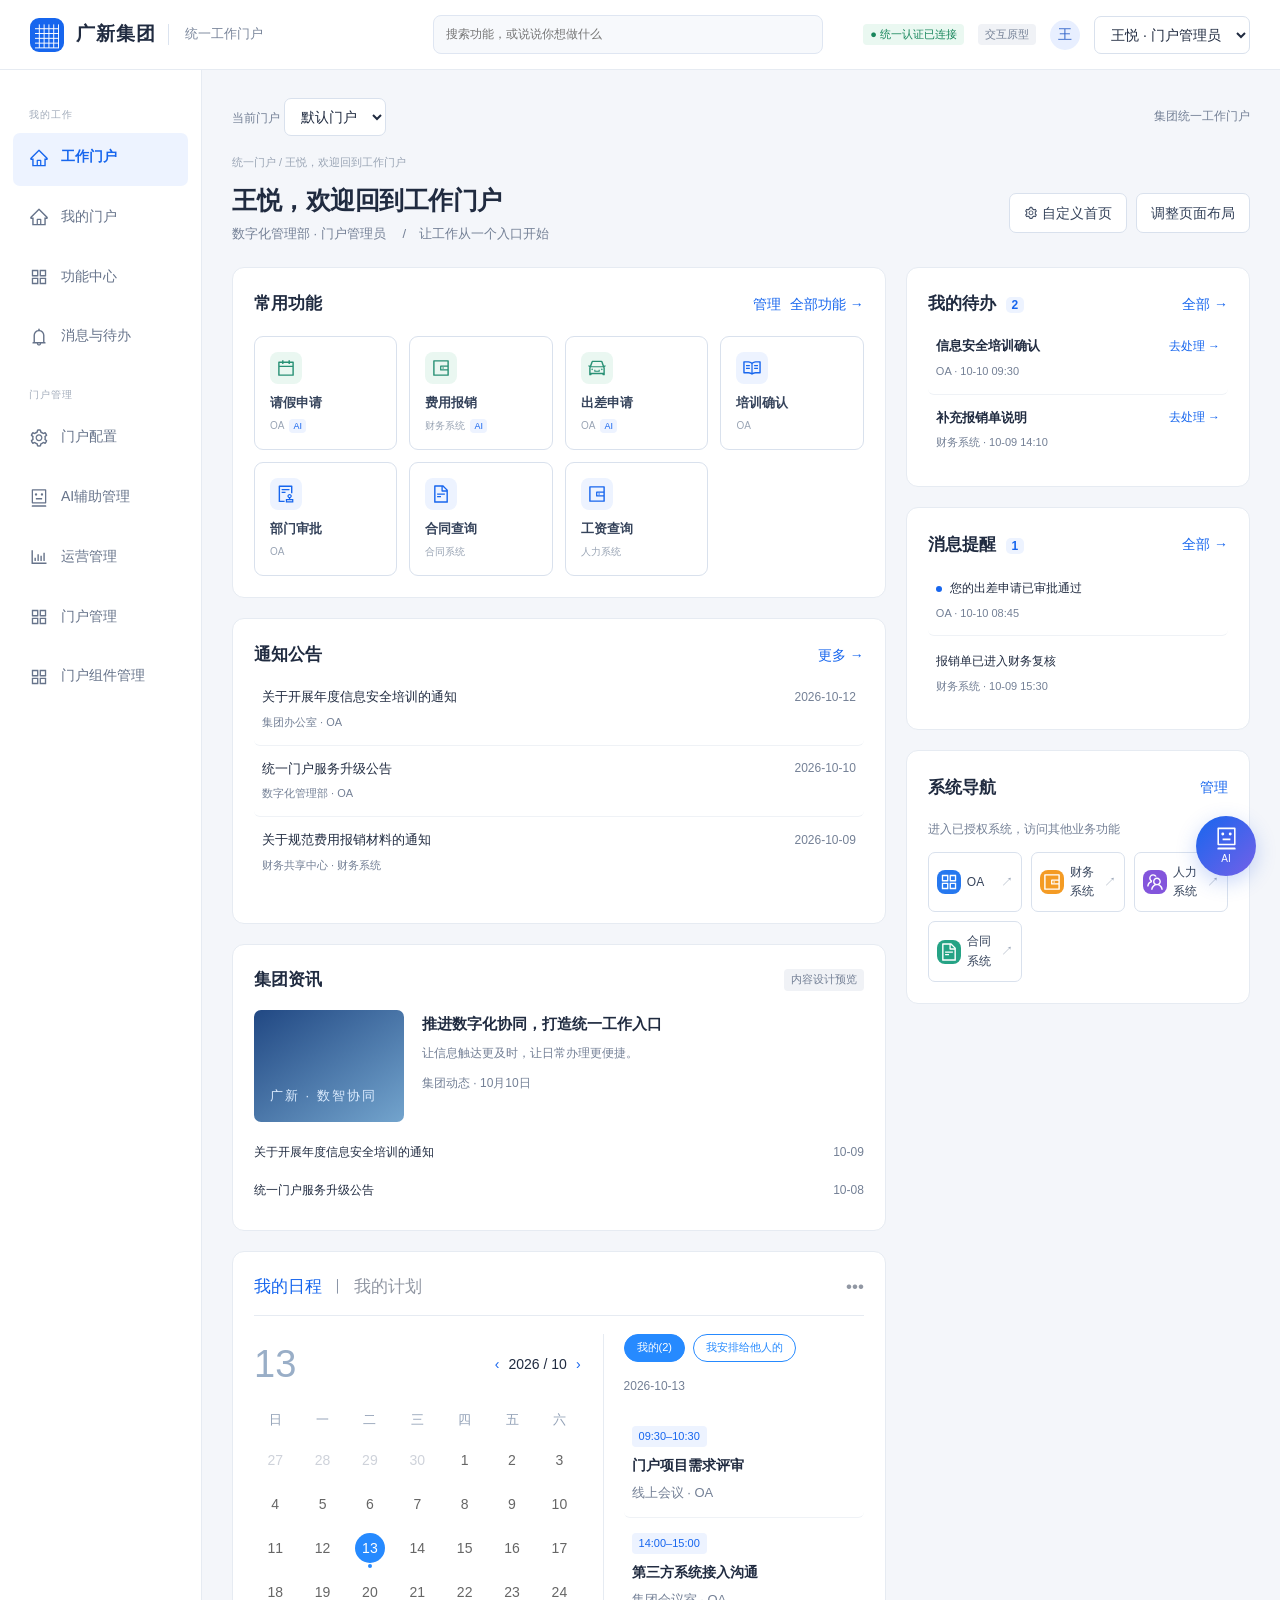
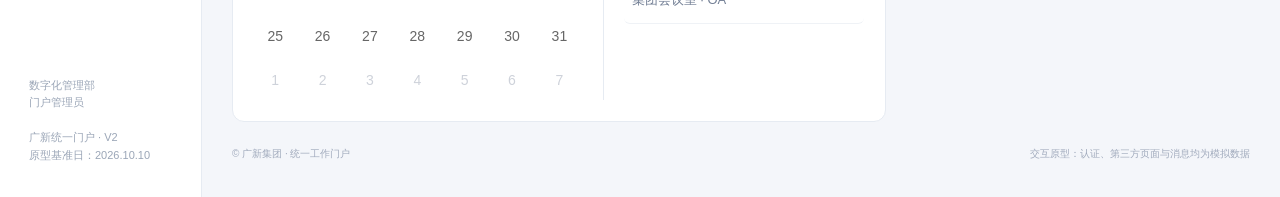
<file: guangxin/portal-prototype/index.html>
<!doctype html>
<html lang="zh-CN">
<head>
<script>if(new URLSearchParams(location.search).has('componentDesigner')||new URLSearchParams(location.search).has('externalSystems')){if(new URLSearchParams(location.search).has('componentDesigner'))document.documentElement.classList.add('embedded-component-designer');document.documentElement.style.visibility='hidden'}</script>
<style>html.embedded-component-designer body>header,html.embedded-component-designer body>.shell{display:none!important}html.embedded-component-designer body{background:#fff}</style>
<meta charset="utf-8"><meta name="viewport" content="width=device-width,initial-scale=1">
<title>广新统一门户 · 工作台</title>
<style>
:root{--blue:#1766ee;--ink:#202b40;--muted:#748096;--line:#e6ebf2;--bg:#f4f6fa;--soft:#edf3ff;--green:#18865c}
*{box-sizing:border-box}body{margin:0;background:var(--bg);color:var(--ink);font:14px/1.6 "Microsoft YaHei","PingFang SC",sans-serif}button,input,select,textarea{font:inherit}button{border:1px solid #d9e1ed;background:white;color:#35435b;padding:8px 14px;border-radius:7px;cursor:pointer;transition:.15s}button:hover{color:var(--blue);border-color:var(--blue)}button:disabled{cursor:not-allowed;opacity:.45}button.primary{background:var(--blue);border-color:var(--blue);color:white}button.ghost{border:0;background:transparent;color:var(--blue);padding:4px 0}button.danger{color:#cb4141}button.small{font-size:12px;padding:5px 10px}input,select,textarea{padding:9px 12px;border:1px solid #d9e1ed;border-radius:7px;background:white;color:var(--ink);max-width:100%}input:focus,textarea:focus,select:focus{outline:2px solid #bad1ff;outline-offset:1px}textarea{resize:vertical}input[type=checkbox]{accent-color:var(--blue);width:16px;height:16px;vertical-align:middle}h1,h2,h3,p{margin:0}h1{font-size:25px;letter-spacing:-.5px;line-height:1.5}h2{font-size:17px}h3{font-size:15px}.muted{color:var(--muted);font-size:12px}.sub{color:var(--muted);margin-top:5px;font-size:13px}.row{display:flex;align-items:center;justify-content:space-between;gap:14px}.wrap{flex-wrap:wrap}.gap{display:flex;align-items:center;gap:9px}.stack{display:flex;flex-direction:column;gap:12px}.tag{display:inline-flex;align-items:center;border-radius:4px;background:var(--soft);color:var(--blue);font-size:11px;padding:2px 7px;white-space:nowrap}.tag.green{color:var(--green);background:#eaf8f1}.tag.orange{color:#a87116;background:#fff6e6}.tag.gray{color:#748096;background:#f0f2f6}.tag.red{color:#bb4141;background:#ffeded}
header{height:70px;border-bottom:1px solid var(--line);background:white;padding:0 30px;display:flex;align-items:center;justify-content:space-between;gap:20px;position:sticky;top:0;z-index:3}.logo{display:flex;align-items:center;gap:12px;white-space:nowrap}.mark{background:var(--blue);color:white;width:34px;height:34px;border-radius:9px;display:grid;place-items:center;font-size:24px}.logo strong{font-size:19px;letter-spacing:1px}.logo small{border-left:1px solid #dbe3ef;padding-left:16px;color:#7a869b;font-size:13px}.header-right{display:flex;align-items:center;gap:14px}.avatar{width:30px;height:30px;display:grid;place-items:center;border-radius:50%;background:#e8efff;color:#2e62c8}.shell{display:grid;grid-template-columns:202px minmax(0,1fr);min-height:calc(100vh - 70px)}aside{background:white;border-right:1px solid var(--line);padding:22px 13px;display:flex;flex-direction:column;gap:7px}.nav{border:0;text-align:left;padding:12px 16px;display:flex;gap:12px;color:#66738a}.nav.active{background:var(--soft);color:var(--blue);font-weight:600}.nav span{font-size:18px;width:20px;text-align:center}.aside-label{font-size:10px;color:#a1abba;letter-spacing:1px;margin:15px 16px 3px}.sidebar-foot{margin-top:auto;padding:28px 16px 10px;color:#9ba6b7;font-size:11px}main{width:100%;max-width:1600px;padding:28px 30px 35px;min-width:0}.breadcrumb{font-size:11px;color:#9aa5b5;margin-bottom:10px}.titlebar{margin-bottom:22px}.titlebar>.gap{flex-shrink:0}.card{background:white;border:1px solid var(--line);border-radius:12px;padding:21px;min-width:0}.cardhead{margin-bottom:17px;display:flex;align-items:center;justify-content:space-between;gap:12px}.hero{padding:25px 28px;margin-bottom:22px;border-radius:14px;background:linear-gradient(105deg,#eaf1ff 0%,#eff1ff 65%,#f5edff 100%);border:1px solid #e0e9fb;position:relative}.hero .spark{background:white;box-shadow:0 4px 15px #a5b6e522;width:42px;height:42px;border-radius:12px;display:grid;place-items:center;font-size:25px;color:#7270e9;flex-shrink:0}.hero h2{font-size:20px}.inputrow{display:flex;gap:10px;margin-top:19px}.inputrow input{flex:1;min-width:0;padding:13px 16px;border-color:#dce5fa;box-shadow:0 3px 10px #4768a00a}.chips{display:flex;flex-wrap:wrap;gap:8px;margin-top:12px}.chips button{background:#ffffffb8;border-color:#dfe6f4;font-size:12px;padding:5px 11px}.hero-caption{font-size:11px;color:#8895ad;margin-top:13px}.result{padding:16px;background:white;border:1px solid #dfe7f6;border-radius:10px;margin-top:16px}.result .app{margin-top:9px;max-width:320px}.dashboard{display:grid;grid-template-columns:minmax(0,1.9fr) minmax(285px,1fr);gap:20px;align-items:start}.column{display:grid;gap:20px;min-width:0}.apps{display:grid;grid-template-columns:repeat(4,minmax(0,1fr));gap:12px}.app{display:flex;flex-direction:column;align-items:flex-start;gap:4px;padding:15px;border-radius:9px;min-width:0;min-height:112px;text-align:left}.app:hover{background:#f9fbff;box-shadow:0 4px 12px #2e5fb010}.app strong{font-size:13px;overflow-wrap:anywhere}.app .icon{display:grid;place-items:center;width:32px;height:32px;border-radius:8px;background:#edf3ff;color:var(--blue);font-size:19px;margin-bottom:5px}.app:nth-child(3n+2) .icon{background:#eaf7f1;color:#289075}.app:nth-child(3n) .icon{background:#fff3e8;color:#d18b35}.appmeta{display:flex;align-items:center;gap:5px;flex-wrap:wrap;font-size:10px;color:#9aa5b5}.item{padding:13px 0;border-bottom:1px solid #eff2f6}.item:last-child{border:0;padding-bottom:0}.item:first-of-type{padding-top:0}.item .sub{font-size:11px}.count{background:#edf3ff;color:var(--blue);border-radius:5px;font-size:12px;padding:1px 6px;margin-left:5px}.dot{display:inline-block;width:6px;height:6px;border-radius:50%;background:var(--blue);margin-right:8px}.newslead{display:flex;gap:18px;margin-bottom:12px}.newsvisual{background:linear-gradient(145deg,#214883,#73a4cd);min-width:150px;min-height:112px;border-radius:7px;padding:16px;color:#dcecff;display:flex;align-items:flex-end;font-size:13px;letter-spacing:2px}.newslead h3{line-height:1.8;margin-bottom:7px}.newsrow{padding:9px 0;font-size:12px;display:flex;justify-content:space-between;gap:15px}.systemgrid{display:grid;grid-template-columns:repeat(3,minmax(0,1fr));gap:9px}.systemgrid button{display:flex;align-items:center;justify-content:space-between;text-align:left;font-size:12px;padding:12px}.tabs{display:flex;gap:5px;border-bottom:1px solid var(--line);margin-bottom:20px;padding-bottom:8px;flex-wrap:wrap}.tabs button{border:0;background:transparent;color:#7a8599;padding:8px 16px}.tabs button.active{color:var(--blue);background:#edf3ff}.filterbar{display:flex;gap:10px;align-items:center;flex-wrap:wrap;margin-bottom:19px}.filterbar input:not([type=checkbox]){width:250px}.tablewrap{overflow:auto}.table{width:100%;border-collapse:collapse;white-space:nowrap;font-size:12px}.table th{background:#f7f9fc;color:#7c879b;text-align:left;font-weight:500;padding:12px}.table td{padding:14px 12px;border-bottom:1px solid #edf0f5}.table td:first-child{font-weight:500}.table .actions{margin:0;justify-content:flex-start}.table .actions button{padding:3px 7px;font-size:12px}.alert{background:#eef4ff;border:1px solid #dce8ff;border-radius:7px;padding:12px 15px;font-size:12px;color:#536c9c;line-height:1.9;margin:16px 0}.alert.warn{background:#fff8e9;border-color:#f5e6c1;color:#947434}.alert.error{background:#fff0f0;border-color:#f3cccc;color:#b45050}.empty{text-align:center;padding:35px 15px;color:#98a4b7}.empty b{display:block;color:#718199;margin:8px 0;font-weight:500}.panelgrid{display:grid;grid-template-columns:repeat(3,minmax(0,1fr));gap:16px;margin-bottom:20px}.integration{padding:20px}.integration .row{margin-bottom:17px}.integration dl{display:grid;grid-template-columns:75px 1fr;font-size:12px;gap:8px;margin:0 0 16px}.integration dt{color:#94a0b3}.integration dd{margin:0}.field{display:flex;flex-direction:column;gap:7px;margin:15px 0;min-width:0}.field label{font-size:12px;color:#62718b}.formgrid{display:grid;grid-template-columns:1fr 1fr;gap:0 18px}.actions{display:flex;align-items:center;justify-content:flex-end;gap:9px;margin-top:23px;flex-wrap:wrap}.checklist{display:grid;grid-template-columns:1fr 1fr;gap:10px}.checklist label{border:1px solid var(--line);border-radius:7px;padding:12px;font-size:12px;display:flex;align-items:center;gap:9px}.metrics{display:grid;grid-template-columns:repeat(4,minmax(0,1fr));gap:16px;margin-bottom:22px}.metric strong{display:block;font-size:28px;margin:9px 0 3px;font-weight:600}.metric .muted{font-size:11px}.bar{height:10px;background:#eff3fa;border-radius:6px;margin:9px 0 19px}.bar i{display:block;height:100%;border-radius:6px;background:#5686f0}.reportgrid{display:grid;grid-template-columns:1.7fr 1fr;gap:20px}.overlay{position:fixed;inset:0;background:#15244077;z-index:8;display:flex;align-items:center;justify-content:center;padding:25px;backdrop-filter:blur(2px)}.modal{background:white;border-radius:14px;width:700px;max-width:100%;max-height:90vh;overflow:auto;padding:27px;box-shadow:0 20px 70px #13254d33}.modal.wide{width:880px}.modalhead{display:flex;justify-content:space-between;align-items:center;gap:12px;margin-bottom:15px}.close{font-size:20px;border:0;background:transparent;padding:0 7px;color:#8996aa}.modal .summary{padding:13px 15px;background:#f7f9fc;border-radius:8px;font-size:12px;line-height:2}.steps{display:flex;flex-direction:column;gap:15px;margin:23px 0}.step{display:flex;align-items:center;gap:12px}.stepnum{width:28px;height:28px;background:#eaf2ff;color:var(--blue);border-radius:50%;display:grid;place-items:center;font-size:12px}.progress{height:5px;background:#eaf0fa;border-radius:4px;overflow:hidden;margin:18px 0}.progress i{display:block;height:100%;background:var(--blue);width:60%;animation:progress 1s infinite alternate}@keyframes progress{to{width:95%}}.spinner{display:inline-block;border:2px solid #cdddfc;border-top-color:var(--blue);width:17px;height:17px;border-radius:50%;animation:spin .8s linear infinite;vertical-align:middle;margin-right:7px}@keyframes spin{to{transform:rotate(360deg)}}.toast{position:fixed;bottom:24px;left:50%;transform:translateX(-50%);padding:11px 22px;background:#223550;color:white;box-shadow:0 5px 20px #16274633;border-radius:8px;z-index:12;font-size:13px;max-width:90%}.hidden{display:none!important}.draggable{cursor:grab;outline:1px dashed #bfd0ec}.layout-edit .card{outline:1px dashed #afc8ef}.draghandle{font-size:12px;color:#8c9ab3;cursor:grab}.layoutorder{margin:15px 0;display:flex;gap:9px;flex-wrap:wrap}.layoutorder .orderitem{border:1px dashed #c0cee6;padding:9px;border-radius:7px;background:#f7faff;display:flex;align-items:center;gap:12px}.footer-note{margin-top:24px;color:#a0aabc;font-size:10px;display:flex;justify-content:space-between;gap:20px}.workspace{border:1px solid #dfe6ef;border-radius:9px;overflow:hidden;margin-top:18px}.workspacebar{background:#f5f7fa;padding:10px 15px;display:flex;justify-content:space-between;gap:15px;font-size:11px;color:#7c8aa2}.workspacebody{padding:8px 20px 20px}.fieldstatus{font-size:11px;color:var(--green)}.formerror{font-size:12px;color:#bb4444;margin-top:12px}.recsteps{display:grid;gap:8px;margin:16px 0}.recstep{background:#f5f8fc;padding:10px 13px;border-radius:6px;font-size:12px}.side-by-side{display:grid;grid-template-columns:1fr 1fr;gap:20px}.hero .row>div{min-width:0}.statusstrip{display:flex;gap:15px;align-items:center;flex-wrap:wrap;font-size:11px;color:#8d9ab0}.authpanel{text-align:center;padding:35px 20px}.authpanel .mark{margin:0 auto 18px;width:50px;height:50px;font-size:34px}button:focus-visible{outline:3px solid #adccff;outline-offset:2px}.notification-unread{background:#f8fbff}.miniinput{width:180px}
@media(min-width:1700px){main{margin:0 auto}}
@media(max-width:1150px){main{padding:24px}.shell{grid-template-columns:175px minmax(0,1fr)}.apps{grid-template-columns:repeat(3,minmax(0,1fr))}.dashboard{grid-template-columns:minmax(0,1.5fr) minmax(270px,1fr)}.panelgrid{grid-template-columns:1fr 1fr}.logo small{display:none}}
@media(max-width:850px){.shell{grid-template-columns:150px minmax(0,1fr)}.nav{padding:11px 9px;font-size:12px;gap:7px}.dashboard,.reportgrid{grid-template-columns:1fr}.apps{grid-template-columns:repeat(3,minmax(0,1fr))}.metrics{grid-template-columns:1fr 1fr}.panelgrid{grid-template-columns:1fr}.hero .row{align-items:flex-start}.hero h2{font-size:17px}.header-right{gap:8px}.header-right>.tag{display:none}.hero>.row>.tag{display:none}.side-by-side{grid-template-columns:1fr}.hero{padding:21px}.newsvisual{min-width:120px}.header-right select{width:155px;font-size:12px}}
@media(max-width:560px){header{height:62px;padding:0 13px}.logo{gap:7px}.logo strong{font-size:15px}.mark{width:27px;height:27px;font-size:20px}.avatar{display:none}.header-right select{width:139px;padding:7px 4px;font-size:11px}.shell{display:block}aside{border-right:0;border-bottom:1px solid var(--line);padding:8px;display:flex;flex-direction:row;overflow:auto;gap:4px;position:sticky;top:62px;z-index:2}.nav{white-space:nowrap;padding:8px 11px;font-size:11px}.nav span,.aside-label,.sidebar-foot{display:none}main{padding:18px 14px}.titlebar{align-items:flex-start;flex-wrap:wrap}h1{font-size:21px}.hero{padding:17px}.hero h2{font-size:16px}.hero .spark{width:33px;height:33px}.hero-caption{font-size:10px}.inputrow{flex-wrap:wrap}.inputrow input{flex-basis:100%;padding:11px}.inputrow>.primary{width:100%}.apps{grid-template-columns:repeat(2,minmax(0,1fr))}.card{padding:17px}.cardhead{flex-wrap:wrap}.app{padding:12px;min-height:103px}.newslead{gap:12px}.newsvisual{min-width:100px;font-size:11px}.newslead h3{font-size:13px}.newsrow .muted{white-space:nowrap}.metrics{gap:10px}.metric strong{font-size:25px}.overlay{padding:12px}.modal{padding:20px;max-height:92vh}.formgrid,.checklist{grid-template-columns:1fr}.modalhead h2{font-size:16px}.workspacebody{padding:8px 13px 16px}.filterbar input:not([type=checkbox]){width:100%}.footer-note{flex-direction:column;gap:4px}.toast{font-size:12px}.tablewrap{margin:0 -8px}.tabs button{padding:7px 11px;font-size:12px}.hero .gap{gap:10px}.layoutorder{flex-direction:column}.titlebar .gap{flex-wrap:wrap}.statusstrip{gap:8px}}
.modal.third-party-fullscreen{height:100vh!important;position:fixed;inset:0;width:100vw;max-width:none;height:100vh;max-height:none;border-radius:0;display:flex;flex-direction:column;padding:20px}.third-party-fullscreen #thirdPartyFrame{flex:1;min-height:0!important;height:auto!important}.third-party-fullscreen .modalhead{flex-shrink:0}.third-party-fullscreen .modalhead h2{min-width:0}@media(max-width:560px){.modal.third-party-fullscreen{padding:12px}.third-party-fullscreen .modalhead h2{font-size:14px}}
.custom-layout-grid{display:grid;grid-template-columns:minmax(0,2fr) minmax(200px,1fr);gap:28px}.custom-order-grid{display:grid;grid-template-columns:1fr 1fr;gap:15px}.custom-drop-zone{min-height:250px;padding:9px;border:1px solid #e4ebf5;border-radius:8px;background:#fbfcff}@media(max-width:650px){.custom-layout-grid{grid-template-columns:1fr}.custom-drop-zone{min-height:150px}}
.function-center-card{position:relative;border:1px solid #d9e1ed;border-radius:9px;background:white;overflow:hidden}.function-center-card>.app{border:0;width:100%;padding-right:43px;min-height:115px}.favorite-button{position:absolute;right:9px;top:10px;z-index:1;border:0;background:transparent;padding:3px 6px;font-size:22px;color:#8c9ab0;line-height:1.2}.favorite-button[aria-pressed=true]{color:#efa52a}.click-count{padding:0 15px 12px;font-size:11px}
.portal-agent-grid{display:grid;grid-template-columns:1fr 1fr;gap:12px}.portal-agent{display:flex;gap:16px;align-items:center;text-align:left;background:#f6f7f9;border:0;padding:18px;border-radius:11px;min-width:0}.portal-agent strong{font-size:15px;font-weight:500}.agent-icon{width:46px;height:48px;border-radius:12px;display:grid;place-items:center;color:white;font-size:27px;flex-shrink:0}.agent-desc{display:block;color:#8991a2;font-size:12px;margin-top:3px}.agent-pagination{display:flex;justify-content:center;gap:9px;margin-top:14px}.agent-pagination button{width:10px;height:10px;border-radius:50%;background:#dbe0e9;border:0;padding:0}.agent-pagination button[aria-pressed=true]{background:#1677ff}@media(max-width:650px){.portal-agent-grid{grid-template-columns:1fr}.portal-agent{padding:14px}}
.function-categories{display:flex;gap:8px;flex-wrap:wrap;border-bottom:1px solid var(--line);padding:0 0 14px;margin-bottom:18px}.function-categories button{border:0;background:transparent;color:#758198;padding:8px 16px}.function-categories button.active{background:var(--soft);color:var(--blue);font-weight:600}
.modal.agent-catalog-modal{width:1200px}.agent-catalog-toolbar{display:flex;justify-content:space-between;gap:20px;align-items:center;margin:8px 0 22px;flex-wrap:wrap}.agent-catalog-tabs{display:flex;gap:10px;flex-wrap:wrap}.agent-catalog-tabs button{font-size:15px;padding:8px 15px}.agent-catalog-tabs button.active{color:var(--blue);border-color:var(--blue);background:#f3f8ff}.agent-catalog-toolbar input{width:260px;background:#f3f5f9;border:0}.agent-catalog-grid{display:grid;grid-template-columns:repeat(3,minmax(0,1fr));gap:20px}.agent-catalog-grid .portal-agent{background:white;border:1px solid var(--line);padding:20px;min-height:132px}.agent-catalog-grid .agent-desc{font-size:13px;margin-top:5px}@media(max-width:950px){.agent-catalog-grid{grid-template-columns:1fr 1fr}}@media(max-width:560px){.agent-catalog-grid{grid-template-columns:1fr}.agent-catalog-toolbar input{width:100%}.agent-catalog-tabs{gap:6px}.agent-catalog-tabs button{font-size:12px;padding:6px 10px}}
.modal.agent-management-modal{width:1180px}.agent-manage-columns{display:grid;grid-template-columns:2fr 1fr;gap:30px}.selected-agent-list{display:grid;grid-template-columns:1fr 1fr;gap:14px;max-height:430px;overflow:auto;padding-right:8px;align-content:start}.agent-source-panel{border-left:1px solid var(--line);padding-left:24px}.agent-source-tabs{display:flex;gap:24px;margin-bottom:16px}.agent-source-tabs button{border:0;background:transparent;padding:5px 0;border-radius:0;font-size:18px}.agent-source-tabs button.active{color:var(--blue);border-bottom:2px solid var(--blue)}.available-agent-list{display:grid;gap:14px;max-height:430px;overflow:auto}.manage-agent-card{position:relative;display:flex;gap:16px;align-items:flex-start;padding:18px 35px 18px 18px;background:#f6f7f9;border-radius:11px;min-width:0}.manage-agent-card[draggable=true]{cursor:grab}.manage-agent-card strong{font-size:15px;font-weight:500}.manage-agent-card .agent-desc{overflow:hidden;text-overflow:ellipsis;white-space:nowrap}.agent-selection-action{position:absolute;right:10px;top:10px;width:23px;height:23px;border:0;border-radius:50%;background:#1677ff;color:white;display:grid;place-items:center;padding:0;font-size:20px;line-height:1}.agent-selection-action.remove{background:#fa6969}.agent-selection-action:hover{color:white}.agent-management-modal>.actions{justify-content:center;gap:35px;border-top:1px solid var(--line);padding-top:20px}@media(max-width:800px){.agent-manage-columns{grid-template-columns:1fr}.agent-source-panel{border-left:0;padding-left:0}.selected-agent-list{max-height:300px}}@media(max-width:560px){.selected-agent-list{grid-template-columns:1fr}}
.system-display-icon{width:32px;height:32px;border-radius:8px;display:inline-flex;align-items:center;justify-content:center;font-size:21px;flex-shrink:0;object-fit:contain}.preset-system-icons{display:flex;flex-wrap:wrap;gap:10px;margin-top:10px}.preset-system-icons button{display:flex;flex-direction:column;align-items:center;gap:5px;padding:10px;font-size:11px}.preset-system-icons button[aria-pressed=true]{border-color:var(--blue);background:var(--soft)}.systemgrid .system-display-icon{width:26px;height:26px;font-size:17px}
.navigation-category-tabs{gap:5px;margin-bottom:13px;padding-bottom:10px}.navigation-category-tabs button{padding:6px 9px;font-size:12px}
.modal.permission-detail-modal{width:1200px}.permission-detail-grid{display:grid;grid-template-columns:190px minmax(0,1fr);gap:22px}.permission-system-list{display:flex;flex-direction:column;gap:8px;border-right:1px solid var(--line);padding-right:15px}.permission-system-list button{display:flex;align-items:center;gap:10px;text-align:left;padding:12px}.permission-system-list button.active{border-color:var(--blue);background:var(--soft);color:var(--blue)}@media(max-width:650px){.permission-detail-grid{grid-template-columns:1fr}.permission-system-list{flex-direction:row;overflow:auto;border-right:0;border-bottom:1px solid var(--line);padding:0 0 12px}.permission-system-list button{flex-shrink:0}}
.modal{height:auto;max-height:90vh;display:flex;flex-direction:column;overflow:hidden}.modal>.modalhead{flex:0 0 auto}.modal>.modalbody{flex:1 1 auto;min-height:0;overflow:auto;overscroll-behavior:contain;padding-right:3px}.modal>.actions{flex:0 0 auto;margin-top:18px;padding-top:15px;border-top:1px solid var(--line)}.third-party-fullscreen>.modalbody{display:flex;flex-direction:column;overflow:hidden}.third-party-fullscreen>.modalbody>.row{flex-shrink:0}.third-party-fullscreen #thirdPartyFrame{flex:1;min-height:0!important;height:auto!important}.modalbody:has(>#thirdPartyFrame){display:flex;flex-direction:column;overflow:hidden}.modalbody>#thirdPartyFrame{flex:1;min-height:0!important;height:auto!important}.modalbody:has(>#thirdPartyFrame)>.row{flex-shrink:0}@media(max-width:560px){.modal{height:auto;max-height:92vh}.modal.third-party-fullscreen{height:100vh;max-height:100vh}}
.ui-icon{width:1em;height:1em;display:inline-block;vertical-align:-.15em;flex-shrink:0}.nav .ui-icon{width:20px;height:20px}.app .icon .ui-icon{width:20px;height:20px}.system-display-icon .ui-icon{width:20px;height:20px}.agent-icon .ui-icon{width:26px;height:26px}
.function-card-open{display:flex;flex-direction:column;width:100%;min-height:154px;border:0;background:transparent;padding:18px;text-align:left;gap:13px}.function-card-heading{display:flex;align-items:center;gap:13px;width:100%;padding-right:28px}.function-card-heading strong{font-size:15px;color:var(--ink);overflow-wrap:anywhere}.function-card-icon{width:40px;height:40px;border-radius:10px;background:#eaf6f1;color:#229b82;display:grid;place-items:center;flex-shrink:0}.function-card-icon .ui-icon{width:23px;height:23px}.function-card-open .click-count{align-self:flex-end;margin-top:auto;padding:0;font-size:12px}.function-card-open .appmeta{font-size:12px}.function-card-open:hover{background:#f8fbff}.function-center-card .favorite-button{top:16px;right:12px}.function-center-card:nth-child(3n+2) .function-card-icon{background:#edf3ff;color:#367bef}.function-center-card:nth-child(3n) .function-card-icon{background:#fff3e8;color:#e49737}
.function-card-meta-row{display:flex;align-items:center;justify-content:space-between;gap:10px;width:100%;margin-top:auto}.function-card-meta-row .click-count{margin:0;align-self:auto;white-space:nowrap}.function-card-meta-row .appmeta{min-width:0}.function-card-open{min-height:125px}
.handling-card{position:relative;min-width:0}.handling-card>.app{width:100%}.function-center-card.handling-card{overflow:visible}.handling-hover{position:absolute;bottom:calc(100% + 7px);right:0;z-index:4;display:none;gap:8px;padding:9px;background:white;border:1px solid #dbe5f5;border-radius:9px;box-shadow:0 5px 20px #244b8920;white-space:nowrap}.handling-hover:after{content:'';position:absolute;top:100%;left:0;right:0;height:12px}.handling-hover button{font-size:12px;padding:7px 10px;color:var(--blue)}.handling-card:hover>.handling-hover,.handling-card:focus-within>.handling-hover{display:flex}.layout-edit .handling-hover{display:none!important}.handling-card:has(>.draggable)>.handling-hover{display:none!important}
.record-click-row{display:block;width:100%;text-align:left;border:0;border-bottom:1px solid #eff2f6;border-radius:6px;background:transparent;color:var(--ink);padding:13px 8px}.record-click-row .sub{display:block;margin-top:6px}.record-click-row:hover{background:#f3f7ff;border-color:#eff2f6;color:var(--ink)}.record-row-link{color:var(--blue);font-size:12px}.record-click-row:last-child{padding-bottom:13px}
.modal.ai-business-modal{width:1280px;height:90vh!important}.ai-business-layout{display:grid;grid-template-columns:300px minmax(0,1fr);gap:20px;height:100%;min-height:0}.ai-business-panel{overflow:auto;border-right:1px solid var(--line);padding-right:18px}.ai-business-source{display:flex;flex-direction:column;min-height:0;border:1px solid var(--line);border-radius:8px;overflow:hidden}.ai-business-source iframe{width:100%;flex:1;min-height:0;border:0}.ai-business-modal>.modalbody{overflow:hidden}@media(max-width:700px){.ai-business-layout{grid-template-columns:1fr;grid-template-rows:260px minmax(300px,1fr);height:auto}.ai-business-modal>.modalbody{overflow:auto}.ai-business-panel{border-right:0;padding-right:0}}
.modal.ai-chat-modal{width:1000px;height:88vh!important}.ai-chat-modal>.modalbody{display:flex;flex-direction:column;overflow:hidden}.ai-chat-messages{flex:1;min-height:0;overflow:auto;padding:10px 15px}.ai-chat-turn{margin:18px 0 28px;display:flex;flex-direction:column;align-items:flex-start}.ai-chat-turn.user{align-items:flex-end}.ai-chat-bubble{font-size:15px;line-height:1.9;max-width:90%;padding:12px 16px}.user .ai-chat-bubble{background:#f1f3f8;border-radius:12px}.ai-chat-composer{display:flex;gap:10px;align-items:center;border-top:1px solid var(--line);padding-top:15px;flex-shrink:0}.ai-chat-composer textarea{flex:1;min-width:0}.ai-summary-card{width:560px;max-width:100%;padding:22px;border:1px solid #e3eafa;border-radius:12px;background:linear-gradient(140deg,#fff9f6,#f4f9ff 35%,white 65%)}.ai-summary-card h3{margin-bottom:18px;font-size:18px}.ai-summary-card .row{margin:10px 0;align-items:flex-start}.ai-summary-card .row>span:last-child{color:var(--blue);text-align:right}.ai-summary-card>button{display:block;margin:20px auto 0}@media(max-width:560px){.ai-chat-messages{padding:0}.ai-chat-bubble{font-size:13px;padding:10px}.ai-summary-card{padding:15px}}
.ai-business-layout{grid-template-columns:minmax(0,1fr) 300px}.ai-business-source{grid-column:1;grid-row:1}.ai-business-panel{grid-column:2;grid-row:1;border-right:0;border-left:1px solid var(--line);padding-right:0;padding-left:18px}@media(max-width:700px){.ai-business-layout{grid-template-columns:1fr;grid-template-rows:minmax(350px,1fr) 260px}.ai-business-source{grid-column:1;grid-row:1}.ai-business-panel{grid-column:1;grid-row:2;border-left:0;border-top:1px solid var(--line);padding-left:0;padding-top:15px}}
#recordingFrame{width:100%;flex:1;min-height:0;border:0}
.public-record-tabs{display:flex;gap:24px;border-bottom:1px solid var(--line);margin-top:-35px;margin-bottom:12px;padding-right:70px}.public-record-tabs button{border:0;border-radius:0;background:transparent;font-size:17px;font-weight:600;padding:0 0 12px;color:#7d889b}.public-record-tabs button.active{color:var(--blue);border-bottom:2px solid var(--blue)}.public-record-title{min-width:0;text-align:left;font-size:13px}.public-record-list{min-height:215px}@media(max-width:560px){.public-record-tabs{gap:16px}.public-record-tabs button{font-size:15px}}
.portal-switcher{margin-bottom:18px}.portal-design-grid{display:grid;grid-template-columns:minmax(0,3fr) 190px;gap:20px;margin-top:18px}.portal-canvas{display:grid;gap:15px}.portal-drop{min-height:200px;background:#f4f7fc;border:1px dashed #c4d4ed;border-radius:9px;padding:12px}.portal-component-tile{padding:15px;border:1px solid #dce5f3;border-radius:8px;background:white;cursor:grab}.modal.portal-design-modal{width:1180px}.crop-surface{position:relative;touch-action:none;margin-top:15px;cursor:crosshair;user-select:none}.crop-surface img{width:100%;display:block}.crop-surface #cropSelection{position:absolute;border:2px solid #1766ee;background:#1766ee22;pointer-events:none;display:none}.region-component{position:relative;overflow:hidden;border-radius:7px}.custom-api-content{margin-top:12px}@media(max-width:650px){.portal-design-grid{grid-template-columns:1fr}.portal-canvas{grid-template-columns:1fr!important}.dashboard{grid-template-columns:1fr!important}}
.extracted-fields{margin-top:16px;border:1px solid var(--line);border-radius:8px;padding:12px;background:#fafcff}.extracted-field{padding:10px 0;border-bottom:1px solid var(--line)}.extracted-field:last-child{border-bottom:0}.extracted-field strong{font-size:12px;font-weight:500}.extracted-value{font-size:13px;margin-top:6px;overflow-wrap:anywhere;white-space:pre-wrap;color:#304c76}.extracted-value.muted{color:var(--muted)}
.systemgrid button{min-width:0;padding:10px 8px}.systemgrid button>.gap{gap:6px;min-width:0}.systemgrid .system-display-icon{width:24px;height:24px}.systemgrid button>span:last-child{flex-shrink:0}@media(max-width:560px){.systemgrid{grid-template-columns:repeat(2,minmax(0,1fr))}}
</style>
</head>
<body>
<header><div class="logo"><div class="mark">▦</div><strong>广新集团</strong><small>统一工作门户</small></div><div class="header-right"><span class="tag green" id="authBadge">● 统一认证已连接</span><span class="tag gray">交互原型</span><div class="avatar" id="avatar">王</div><select id="userSelect" aria-label="切换演示用户" onchange="switchUser(this.value)"><option value="staff">陈晓 · 普通员工</option><option value="manager">李明 · 部门负责人</option><option value="admin" selected>王悦 · 门户管理员</option></select></div></header>
<div class="shell"><aside id="sidebar"></aside><main id="main"></main></div>
<div id="overlay" class="overlay hidden" role="presentation"><section id="modal" class="modal" role="dialog" aria-modal="true" aria-labelledby="modalTitle"></section></div>
<div id="toast" class="toast hidden" role="status" aria-live="polite"></div>
<script>
'use strict';
const STORAGE='gx-portal-prototype-v2';
const DEMO_DATE='2026-10-10';
const mockUsers={staff:{id:'staff',name:'陈晓',department:'行政管理部',position:'行政专员',menus:['leave','expense','travel','salary','training'],systems:['oa','finance','hr']},manager:{id:'manager',name:'李明',department:'行政管理部',position:'部门负责人',menus:['leave','expense','travel','salary','training','approve','contract'],systems:['oa','finance','hr','contract']},admin:{id:'admin',name:'王悦',department:'数字化管理部',position:'门户管理员',menus:['leave','expense','travel','salary','training','approve','contract'],systems:['oa','finance','hr','contract'],manage:true}};
const mockMenus=[
{id:'leave',sourceName:'请假申请',name:'请假申请',system:'oa',category:'人事服务',icon:'◷',desc:'申请事假、年假、病假；打开请假新建表单',keywords:['请假','年假','病假','休假'],url:'https://oa.example.com/leave/create',fields:[{key:'type',label:'请假类型',type:'select',options:['事假','年假','病假'],required:true},{key:'start',label:'开始时间',type:'datetime-local',required:true},{key:'end',label:'结束时间',type:'datetime-local',required:true},{key:'reason',label:'请假原因',type:'textarea',required:true}]},
{id:'expense',sourceName:'费用报销',name:'费用报销',system:'finance',category:'财务服务',icon:'¥',desc:'费用报销、差旅报销新建',keywords:['报销','费用','差旅报销'],url:'https://finance.example.com/expense/create',fields:[{key:'amount',label:'报销金额（元）',type:'number',required:true},{key:'reason',label:'费用说明',type:'textarea',required:true}]},
{id:'travel',sourceName:'出差申请',name:'出差申请',system:'oa',category:'行政服务',icon:'✈',desc:'出差申请、商务出行新建',keywords:['出差','出行','商务行程'],url:'https://oa.example.com/travel/create',fields:[{key:'destination',label:'目的地',type:'text',required:true},{key:'start',label:'开始时间',type:'datetime-local',required:true},{key:'end',label:'结束时间',type:'datetime-local',required:true},{key:'reason',label:'出差事由',type:'textarea',required:true}]},
{id:'salary',sourceName:'工资查询',name:'工资查询',system:'hr',category:'人事服务',icon:'▤',desc:'查询个人工资、薪酬',keywords:['工资','薪酬','薪资'],url:'https://hr.example.com/salary'},
{id:'training',sourceName:'培训确认',name:'培训确认',system:'oa',category:'行政服务',icon:'◇',desc:'阅读培训通知并确认',keywords:['培训','学习'],url:'https://oa.example.com/training/confirm'},
{id:'approve',sourceName:'部门审批',name:'部门审批',system:'oa',category:'部门管理',icon:'✓',desc:'审批部门业务申请',keywords:['审批','审核'],url:'https://oa.example.com/approval'},
{id:'contract',sourceName:'合同查询',name:'合同查询',system:'contract',category:'部门管理',icon:'▧',desc:'查看有权限的部门合同',keywords:['合同','协议'],url:'https://contract.example.com/list'}];
const mockSystems=[{id:'oa',name:'OA 协同办公',label:'OA',url:'https://oa.example.com/home',auth:'通过 OA 单点登录',menuCount:4},{id:'finance',name:'财务共享平台',label:'财务系统',url:'https://finance.example.com/home',auth:'OA 单点登录转接',menuCount:1},{id:'hr',name:'人力资源系统',label:'人力系统',url:'https://hr.example.com/home',auth:'OA 单点登录转接',menuCount:1},{id:'contract',name:'合同管理系统',label:'合同系统',url:'https://contract.example.com/home',auth:'OA 单点登录转接',menuCount:1}];
const mockRecords=[{id:'msg1',type:'message',title:'您的出差申请已审批通过',system:'oa',date:'2026-10-10 08:45',body:'出差申请 TR20261009001 已审批通过，请按计划安排出行。',menu:'travel',read:false},{id:'msg2',type:'message',title:'报销单已进入财务复核',system:'finance',date:'2026-10-09 15:30',body:'报销单 EX20261008002 已进入财务复核，请关注后续处理状态。',menu:'expense',read:true},{id:'todo1',type:'todo',title:'信息安全培训确认',system:'oa',date:'2026-10-10 09:30',body:'请阅读信息安全培训通知并确认完成学习。',menu:'training',status:'pending'},{id:'todo2',type:'todo',title:'补充报销单说明',system:'finance',date:'2026-10-09 14:10',body:'请补充 EX20261008002 的费用用途说明。',menu:'expense',status:'pending'}];
const mockStats={week:{visitors:1286,visits:8942,clicks:3615,requests:420,matched:362,fillStarts:126,fillComplete:108,rank:[['请假申请',845],['费用报销',672],['出差申请',514],['工资查询',349]]},month:{visitors:2854,visits:34960,clicks:14280,requests:1680,matched:1485,fillStarts:510,fillComplete:438,rank:[['请假申请',3280],['费用报销',2790],['出差申请',2150],['工资查询',1370]]}};
const widgetNames={functions:'常用功能',news:'集团资讯',todos:'我的待办',messages:'消息提醒',systems:'系统导航',aiAgents:'AI智能体',noticeDocuments:'通知公告'};
function defaults(){return {rule:'merge',dept:{'行政管理部':['leave','expense','travel','training','contract'],'数字化管理部':['leave','expense','travel','training','approve','contract']},jobs:{'行政专员':['leave','salary'],'部门负责人':['leave','salary','approve','contract'],'门户管理员':['leave','salary','approve','contract']},personal:{},layout:{},menuMeta:{},systems:mockSystems.map(s=>({...s,status:'connected',sync:'2026-10-10 09:00',compat:'待联调验证'})),agents:[{id:'agent-leave',menu:'leave',name:'请假辅助填写',example:'帮我申请明天下午请假，原因是办理个人事务',resource:'script',resourceName:'请假页面操作脚本 v1.0',mapping:'type → leaveType\nstart → startTime\nend → endTime\nreason → reason',tested:true,status:'published',version:1},{id:'agent-travel',menu:'travel',name:'出差辅助填写',example:'帮我申请明天去广州出差，事由是客户拜访',resource:'script',resourceName:'出差页面操作脚本 v1.0',mapping:'destination → destination\nstart → startTime\nend → endTime\nreason → reason',tested:true,status:'published',version:1}],recordsByUser:{},revoked:{},events:[]}}
let state=defaults();try{const old=JSON.parse(localStorage.getItem(STORAGE)||'null');if(old)state={...state,...old}}catch(e){}
let userId='admin',route='home',layoutEditing=false,commonEditing=false,systemEditing=false,dragSystem='',dragMenu='',dragWidget='',messageTab='message',messageSystem='all',messageState='all',navScope='department',navTarget='行政管理部',settingsTab='systems',statsRange='week',aiText='',functionQuery='',functionSystem='all',functionCategory='all',favoritesOnly=false,sessionActive=true,syncFailed=false,returnFocus=null;
let timer=null,toastTimer=null,activeForm=null,agentDraft=null,recordStep=0,configDirty=false,messageDirty=false;
const $=id=>document.getElementById(id);
const esc=v=>String(v??'').replace(/[&<>"']/g,c=>({'&':'&amp;','<':'&lt;','>':'&gt;','"':'&quot;',"'":'&#39;'}[c]));
function user(){return mockUsers[userId]}
let newSystemDraft=null;
function sys(id){return state.systems.find(s=>s.id===id)||(newSystemDraft?.id===id?newSystemDraft:null)||{id,name:'已删除系统',label:'已删除系统',status:'deleted'}}
function menu(id){let m=mockMenus.find(m=>m.id===id);return m?{...m,...state.menuMeta[id]}:null}
function save(){try{localStorage.setItem(STORAGE,JSON.stringify(state))}catch(e){toast('浏览器未允许本地保存，本次会话仍可操作')}}
function emit(type,id){if(type==='third_party_menu_open'){state.menuOpenCounts??={};state.menuOpenCounts[id]=(state.menuOpenCounts[id]||0)+1;if(route==='functions'&&$('functionResults'))updateFunctionResults()}state.events.push({type,id,user:userId,time:new Date().toISOString()});state.events=state.events.slice(-300);save()}
function permitted(){if(!sessionActive||syncFailed)return [];let revoked=state.revoked[userId]||[];return user().menus.filter(id=>!revoked.includes(id)).map(menu).filter(m=>sys(m.system).status==='connected')}
function baseConfig(u=user()){const dept=state.dept[u.department]||[],job=state.jobs[u.position]||[];return [...new Set([...dept,...job])]}
function portalMenus(){return permitted().filter(m=>baseConfig().includes(m.id))}
function commonMenus(){let p=state.personal[userId];let ids=p?p.order:baseConfig();return ids.map(id=>portalMenus().find(m=>m.id===id)).filter(Boolean)}
function layout(){return state.layout[userId]||{left:['functions','noticeDocuments','aiAgents','news'],right:['todos','messages','systems'],hidden:['aiAgents']}}
function records(){if(!state.recordsByUser[userId])state.recordsByUser[userId]=mockRecords.map(r=>({...r}));return state.recordsByUser[userId].filter(r=>sys(r.system).status==='connected'&&sys(r.system)[r.type==='message'?'messageEnabled':'todoEnabled']&&user().systems.includes(r.system)&&permitted().some(m=>m.id===r.menu))}
function agentFor(id){return state.agents.find(a=>a.menu===id&&a.status==='published')}
function isAdmin(){return !!user().manage}
function toast(t){clearTimeout(toastTimer);$('toast').textContent=t;$('toast').classList.remove('hidden');toastTimer=setTimeout(()=>$('toast').classList.add('hidden'),3600)}
let modalHeightFrame=null;
function dialog(title,body,actions='',wide=false){if(modalHeightFrame)cancelAnimationFrame(modalHeightFrame);$('modal').style.removeProperty('height');clearTimeout(timer);returnFocus=document.activeElement;configDirty=false;messageDirty=false;$('modal').className='modal'+(wide?' wide':'');$('modal').innerHTML=`<div class="modalhead"><h2 id="modalTitle">${esc(title)}</h2><button class="close" aria-label="关闭弹窗" onclick="closeDialog()">×</button></div><div class="modalbody">${body}</div>${actions?`<div class="actions">${actions}</div>`:''}`;$('overlay').classList.remove('hidden');const focus=$('modal').querySelector('input:not([type=checkbox]),textarea,select,button');if(focus)focus.focus();modalHeightFrame=requestAnimationFrame(()=>{const modal=$('modal');if($('overlay').classList.contains('hidden')||modal.classList.contains('third-party-fullscreen'))return;const css=getComputedStyle(modal),head=modal.querySelector('.modalhead'),bodyEl=modal.querySelector('.modalbody'),foot=modal.querySelector(':scope>.actions');const boxHeight=e=>{if(!e)return 0;const c=getComputedStyle(e);return e.getBoundingClientRect().height+parseFloat(c.marginTop||0)+parseFloat(c.marginBottom||0)};const desired=bodyEl.querySelector('#thirdPartyFrame')?innerHeight*.90:bodyEl.scrollHeight+boxHeight(head)+boxHeight(foot)+parseFloat(css.paddingTop)+parseFloat(css.paddingBottom)+2;const cap=innerHeight*(innerWidth<=560?.92:.90);modal.style.height=Math.min(desired,cap)+'px';modalHeightFrame=null})}
function closeDialog(force=false){if(!force&&(configDirty||messageDirty)&&!confirm('存在未保存内容，确认放弃？'))return;clearTimeout(timer);$('overlay').classList.add('hidden');configDirty=false;messageDirty=false;activeForm=null;if(returnFocus&&document.contains(returnFocus))returnFocus.focus()}
function side(){let links=[['home','▦','工作门户'],['functions','⌘','功能中心'],['messages','▣','消息与待办']];let admin=[['settings','⚙','门户配置'],['agents','✦','AI辅助管理'],['reports','▥','运营管理']];$('sidebar').innerHTML='<div class="aside-label">我的工作</div>'+links.map(navButton).join('')+(isAdmin()?'<div class="aside-label">门户管理</div>'+admin.map(navButton).join(''):'')+`<div class="sidebar-foot">${esc(user().department)}<br>${esc(user().position)}<br><br>广新统一门户 · V2<br>原型基准日：2026.10.10</div>`}
const uiIconAssets={"home": "<?xml version=\"1.0\" standalone=\"no\"?>\n<svg xmlns=\"http://www.w3.org/2000/svg\" class=\"icon\" viewBox=\"0 0 1024 1024\">\n  <path d=\"M946.5 505L560.1 118.8l-25.9-25.9a31.5 31.5 0 0 0-44.4 0L77.5 505a63.9 63.9 0 0 0-18.8 46c.4 35.2 29.7 63.3 64.9 63.3h42.5V940h691.8V614.3h43.4c17.1 0 33.2-6.7 45.3-18.8a63.6 63.6 0 0 0 18.7-45.3c0-17-6.7-33.1-18.8-45.2zM568 868H456V664h112v204zm217.9-325.7V868H632V640c0-22.1-17.9-40-40-40H432c-22.1 0-40 17.9-40 40v228H238.1V542.3h-96l370-369.7 23.1 23.1L882 542.3h-96.1z\"/>\n</svg>\n", "appstore": "<?xml version=\"1.0\" standalone=\"no\"?>\n<svg xmlns=\"http://www.w3.org/2000/svg\" class=\"icon\" viewBox=\"0 0 1024 1024\">\n  <path d=\"M464 144H160c-8.8 0-16 7.2-16 16v304c0 8.8 7.2 16 16 16h304c8.8 0 16-7.2 16-16V160c0-8.8-7.2-16-16-16zm-52 268H212V212h200v200zm452-268H560c-8.8 0-16 7.2-16 16v304c0 8.8 7.2 16 16 16h304c8.8 0 16-7.2 16-16V160c0-8.8-7.2-16-16-16zm-52 268H612V212h200v200zM464 544H160c-8.8 0-16 7.2-16 16v304c0 8.8 7.2 16 16 16h304c8.8 0 16-7.2 16-16V560c0-8.8-7.2-16-16-16zm-52 268H212V612h200v200zm452-268H560c-8.8 0-16 7.2-16 16v304c0 8.8 7.2 16 16 16h304c8.8 0 16-7.2 16-16V560c0-8.8-7.2-16-16-16zm-52 268H612V612h200v200z\"/>\n</svg>\n", "bell": "<?xml version=\"1.0\" standalone=\"no\"?>\n<svg xmlns=\"http://www.w3.org/2000/svg\" class=\"icon\" viewBox=\"0 0 1024 1024\">\n  <path d=\"M816 768h-24V428c0-141.1-104.3-257.7-240-277.1V112c0-22.1-17.9-40-40-40s-40 17.9-40 40v38.9c-135.7 19.4-240 136-240 277.1v340h-24c-17.7 0-32 14.3-32 32v32c0 4.4 3.6 8 8 8h216c0 61.8 50.2 112 112 112s112-50.2 112-112h216c4.4 0 8-3.6 8-8v-32c0-17.7-14.3-32-32-32zM512 888c-26.5 0-48-21.5-48-48h96c0 26.5-21.5 48-48 48zM304 768V428c0-55.6 21.6-107.8 60.9-147.1S456.4 220 512 220c55.6 0 107.8 21.6 147.1 60.9S720 372.4 720 428v340H304z\"/>\n</svg>\n", "setting": "<?xml version=\"1.0\" standalone=\"no\"?>\n<svg xmlns=\"http://www.w3.org/2000/svg\" class=\"icon\" viewBox=\"0 0 1024 1024\">\n  <path d=\"M924.8 625.7l-65.5-56c3.1-19 4.7-38.4 4.7-57.8s-1.6-38.8-4.7-57.8l65.5-56a32.03 32.03 0 0 0 9.3-35.2l-.9-2.6a443.74 443.74 0 0 0-79.7-137.9l-1.8-2.1a32.12 32.12 0 0 0-35.1-9.5l-81.3 28.9c-30-24.6-63.5-44-99.7-57.6l-15.7-85a32.05 32.05 0 0 0-25.8-25.7l-2.7-.5c-52.1-9.4-106.9-9.4-159 0l-2.7.5a32.05 32.05 0 0 0-25.8 25.7l-15.8 85.4a351.86 351.86 0 0 0-99 57.4l-81.9-29.1a32 32 0 0 0-35.1 9.5l-1.8 2.1a446.02 446.02 0 0 0-79.7 137.9l-.9 2.6c-4.5 12.5-.8 26.5 9.3 35.2l66.3 56.6c-3.1 18.8-4.6 38-4.6 57.1 0 19.2 1.5 38.4 4.6 57.1L99 625.5a32.03 32.03 0 0 0-9.3 35.2l.9 2.6c18.1 50.4 44.9 96.9 79.7 137.9l1.8 2.1a32.12 32.12 0 0 0 35.1 9.5l81.9-29.1c29.8 24.5 63.1 43.9 99 57.4l15.8 85.4a32.05 32.05 0 0 0 25.8 25.7l2.7.5a449.4 449.4 0 0 0 159 0l2.7-.5a32.05 32.05 0 0 0 25.8-25.7l15.7-85a350 350 0 0 0 99.7-57.6l81.3 28.9a32 32 0 0 0 35.1-9.5l1.8-2.1c34.8-41.1 61.6-87.5 79.7-137.9l.9-2.6c4.5-12.3.8-26.3-9.3-35zM788.3 465.9c2.5 15.1 3.8 30.6 3.8 46.1s-1.3 31-3.8 46.1l-6.6 40.1 74.7 63.9a370.03 370.03 0 0 1-42.6 73.6L721 702.8l-31.4 25.8c-23.9 19.6-50.5 35-79.3 45.8l-38.1 14.3-17.9 97a377.5 377.5 0 0 1-85 0l-17.9-97.2-37.8-14.5c-28.5-10.8-55-26.2-78.7-45.7l-31.4-25.9-93.4 33.2c-17-22.9-31.2-47.6-42.6-73.6l75.5-64.5-6.5-40c-2.4-14.9-3.7-30.3-3.7-45.5 0-15.3 1.2-30.6 3.7-45.5l6.5-40-75.5-64.5c11.3-26.1 25.6-50.7 42.6-73.6l93.4 33.2 31.4-25.9c23.7-19.5 50.2-34.9 78.7-45.7l37.9-14.3 17.9-97.2c28.1-3.2 56.8-3.2 85 0l17.9 97 38.1 14.3c28.7 10.8 55.4 26.2 79.3 45.8l31.4 25.8 92.8-32.9c17 22.9 31.2 47.6 42.6 73.6L781.8 426l6.5 39.9zM512 326c-97.2 0-176 78.8-176 176s78.8 176 176 176 176-78.8 176-176-78.8-176-176-176zm79.2 255.2A111.6 111.6 0 0 1 512 614c-29.9 0-58-11.7-79.2-32.8A111.6 111.6 0 0 1 400 502c0-29.9 11.7-58 32.8-79.2C454 401.6 482.1 390 512 390c29.9 0 58 11.6 79.2 32.8A111.6 111.6 0 0 1 624 502c0 29.9-11.7 58-32.8 79.2z\"/>\n</svg>\n", "robot": "<?xml version=\"1.0\" standalone=\"no\"?>\n<svg xmlns=\"http://www.w3.org/2000/svg\" class=\"icon\" viewBox=\"0 0 1024 1024\">\n  <path d=\"M300 328a60 60 0 1 0 120 0 60 60 0 1 0-120 0zM852 64H172c-17.7 0-32 14.3-32 32v660c0 17.7 14.3 32 32 32h680c17.7 0 32-14.3 32-32V96c0-17.7-14.3-32-32-32zm-32 660H204V128h616v596zM604 328a60 60 0 1 0 120 0 60 60 0 1 0-120 0zm250.2 556H169.8c-16.5 0-29.8 14.3-29.8 32v36c0 4.4 3.3 8 7.4 8h729.1c4.1 0 7.4-3.6 7.4-8v-36c.1-17.7-13.2-32-29.7-32zM664 508H360c-4.4 0-8 3.6-8 8v60c0 4.4 3.6 8 8 8h304c4.4 0 8-3.6 8-8v-60c0-4.4-3.6-8-8-8z\"/>\n</svg>\n", "bar-chart": "<?xml version=\"1.0\" standalone=\"no\"?>\n<svg xmlns=\"http://www.w3.org/2000/svg\" class=\"icon\" viewBox=\"0 0 1024 1024\">\n  <path d=\"M888 792H200V168c0-4.4-3.6-8-8-8h-56c-4.4 0-8 3.6-8 8v688c0 4.4 3.6 8 8 8h752c4.4 0 8-3.6 8-8v-56c0-4.4-3.6-8-8-8zm-600-80h56c4.4 0 8-3.6 8-8V560c0-4.4-3.6-8-8-8h-56c-4.4 0-8 3.6-8 8v144c0 4.4 3.6 8 8 8zm152 0h56c4.4 0 8-3.6 8-8V384c0-4.4-3.6-8-8-8h-56c-4.4 0-8 3.6-8 8v320c0 4.4 3.6 8 8 8zm152 0h56c4.4 0 8-3.6 8-8V462c0-4.4-3.6-8-8-8h-56c-4.4 0-8 3.6-8 8v242c0 4.4 3.6 8 8 8zm152 0h56c4.4 0 8-3.6 8-8V304c0-4.4-3.6-8-8-8h-56c-4.4 0-8 3.6-8 8v400c0 4.4 3.6 8 8 8z\"/>\n</svg>\n", "calendar": "<?xml version=\"1.0\" standalone=\"no\"?>\n<svg xmlns=\"http://www.w3.org/2000/svg\" class=\"icon\" viewBox=\"0 0 1024 1024\">\n  <path d=\"M880 184H712v-64c0-4.4-3.6-8-8-8h-56c-4.4 0-8 3.6-8 8v64H384v-64c0-4.4-3.6-8-8-8h-56c-4.4 0-8 3.6-8 8v64H144c-17.7 0-32 14.3-32 32v664c0 17.7 14.3 32 32 32h736c17.7 0 32-14.3 32-32V216c0-17.7-14.3-32-32-32zm-40 656H184V460h656v380zM184 392V256h128v48c0 4.4 3.6 8 8 8h56c4.4 0 8-3.6 8-8v-48h256v48c0 4.4 3.6 8 8 8h56c4.4 0 8-3.6 8-8v-48h128v136H184z\"/>\n</svg>\n", "wallet": "<?xml version=\"1.0\" standalone=\"no\"?>\n<svg xmlns=\"http://www.w3.org/2000/svg\" class=\"icon\" viewBox=\"0 0 1024 1024\">\n  <path d=\"M880 112H144c-17.7 0-32 14.3-32 32v736c0 17.7 14.3 32 32 32h736c17.7 0 32-14.3 32-32V144c0-17.7-14.3-32-32-32zm-40 464H528V448h312v128zm0 264H184V184h656v200H496c-17.7 0-32 14.3-32 32v192c0 17.7 14.3 32 32 32h344v200zM580 512a40 40 0 1 0 80 0 40 40 0 1 0-80 0z\"/>\n</svg>\n", "car": "<?xml version=\"1.0\" standalone=\"no\"?>\n<svg xmlns=\"http://www.w3.org/2000/svg\" class=\"icon\" viewBox=\"0 0 1024 1024\">\n  <path d=\"M380 704h264c4.4 0 8-3.6 8-8v-84c0-4.4-3.6-8-8-8h-40c-4.4 0-8 3.6-8 8v36H428v-36c0-4.4-3.6-8-8-8h-40c-4.4 0-8 3.6-8 8v84c0 4.4 3.6 8 8 8zm340-123a40 40 0 1 0 80 0 40 40 0 1 0-80 0zm239-167.6L935.3 372a8 8 0 0 0-10.9-2.9l-50.7 29.6-78.3-216.2a63.9 63.9 0 0 0-60.9-44.4H301.2c-34.7 0-65.5 22.4-76.2 55.5l-74.6 205.2-50.8-29.6a8 8 0 0 0-10.9 2.9L65 413.4c-2.2 3.8-.9 8.6 2.9 10.8l60.4 35.2-14.5 40c-1.2 3.2-1.8 6.6-1.8 10v348.2c0 15.7 11.8 28.4 26.3 28.4h67.6c12.3 0 23-9.3 25.6-22.3l7.7-37.7h545.6l7.7 37.7c2.7 13 13.3 22.3 25.6 22.3h67.6c14.5 0 26.3-12.7 26.3-28.4V509.4c0-3.4-.6-6.8-1.8-10l-14.5-40 60.3-35.2a8 8 0 0 0 3-10.8zM840 517v237H184V517l15.6-43h624.8l15.6 43zM292.7 218.1l.5-1.3.4-1.3c1.1-3.3 4.1-5.5 7.6-5.5h427.6l75.4 208H220l72.7-199.9zM224 581a40 40 0 1 0 80 0 40 40 0 1 0-80 0z\"/>\n</svg>\n", "file-text": "<?xml version=\"1.0\" standalone=\"no\"?>\n<svg xmlns=\"http://www.w3.org/2000/svg\" class=\"icon\" viewBox=\"0 0 1024 1024\">\n  <path d=\"M854.6 288.6L639.4 73.4c-6-6-14.1-9.4-22.6-9.4H192c-17.7 0-32 14.3-32 32v832c0 17.7 14.3 32 32 32h640c17.7 0 32-14.3 32-32V311.3c0-8.5-3.4-16.7-9.4-22.7zM790.2 326H602V137.8L790.2 326zm1.8 562H232V136h302v216a42 42 0 0 0 42 42h216v494zM504 618H320c-4.4 0-8 3.6-8 8v48c0 4.4 3.6 8 8 8h184c4.4 0 8-3.6 8-8v-48c0-4.4-3.6-8-8-8zM312 490v48c0 4.4 3.6 8 8 8h384c4.4 0 8-3.6 8-8v-48c0-4.4-3.6-8-8-8H320c-4.4 0-8 3.6-8 8z\"/>\n</svg>\n", "read": "<?xml version=\"1.0\" standalone=\"no\"?>\n<svg xmlns=\"http://www.w3.org/2000/svg\" class=\"icon\" viewBox=\"0 0 1024 1024\">\n  <path d=\"M928 161H699.2c-49.1 0-97.1 14.1-138.4 40.7L512 233l-48.8-31.3A255.2 255.2 0 0 0 324.8 161H96c-17.7 0-32 14.3-32 32v568c0 17.7 14.3 32 32 32h228.8c49.1 0 97.1 14.1 138.4 40.7l44.4 28.6c1.3.8 2.8 1.3 4.3 1.3s3-.4 4.3-1.3l44.4-28.6C602 807.1 650.1 793 699.2 793H928c17.7 0 32-14.3 32-32V193c0-17.7-14.3-32-32-32zM324.8 721H136V233h188.8c35.4 0 69.8 10.1 99.5 29.2l48.8 31.3 6.9 4.5v462c-47.6-25.6-100.8-39-155.2-39zm563.2 0H699.2c-54.4 0-107.6 13.4-155.2 39V298l6.9-4.5 48.8-31.3c29.7-19.1 64.1-29.2 99.5-29.2H888v488zM396.9 361H211.1c-3.9 0-7.1 3.4-7.1 7.5v45c0 4.1 3.2 7.5 7.1 7.5h185.7c3.9 0 7.1-3.4 7.1-7.5v-45c.1-4.1-3.1-7.5-7-7.5zm223.1 7.5v45c0 4.1 3.2 7.5 7.1 7.5h185.7c3.9 0 7.1-3.4 7.1-7.5v-45c0-4.1-3.2-7.5-7.1-7.5H627.1c-3.9 0-7.1 3.4-7.1 7.5zM396.9 501H211.1c-3.9 0-7.1 3.4-7.1 7.5v45c0 4.1 3.2 7.5 7.1 7.5h185.7c3.9 0 7.1-3.4 7.1-7.5v-45c.1-4.1-3.1-7.5-7-7.5zm416 0H627.1c-3.9 0-7.1 3.4-7.1 7.5v45c0 4.1 3.2 7.5 7.1 7.5h185.7c3.9 0 7.1-3.4 7.1-7.5v-45c.1-4.1-3.1-7.5-7-7.5z\"/>\n</svg>\n", "audit": "<?xml version=\"1.0\" standalone=\"no\"?>\n<svg xmlns=\"http://www.w3.org/2000/svg\" class=\"icon\" viewBox=\"0 0 1024 1024\">\n  <path d=\"M296 250c-4.4 0-8 3.6-8 8v48c0 4.4 3.6 8 8 8h384c4.4 0 8-3.6 8-8v-48c0-4.4-3.6-8-8-8H296zm184 144H296c-4.4 0-8 3.6-8 8v48c0 4.4 3.6 8 8 8h184c4.4 0 8-3.6 8-8v-48c0-4.4-3.6-8-8-8zm-48 458H208V148h560v320c0 4.4 3.6 8 8 8h56c4.4 0 8-3.6 8-8V108c0-17.7-14.3-32-32-32H168c-17.7 0-32 14.3-32 32v784c0 17.7 14.3 32 32 32h264c4.4 0 8-3.6 8-8v-56c0-4.4-3.6-8-8-8zm440-88H728v-36.6c46.3-13.8 80-56.6 80-107.4 0-61.9-50.1-112-112-112s-112 50.1-112 112c0 50.7 33.7 93.6 80 107.4V764H520c-8.8 0-16 7.2-16 16v152c0 8.8 7.2 16 16 16h352c8.8 0 16-7.2 16-16V780c0-8.8-7.2-16-16-16zM646 620c0-27.6 22.4-50 50-50s50 22.4 50 50-22.4 50-50 50-50-22.4-50-50zm180 266H566v-60h260v60z\"/>\n</svg>\n", "team": "<?xml version=\"1.0\" standalone=\"no\"?>\n<svg xmlns=\"http://www.w3.org/2000/svg\" class=\"icon\" viewBox=\"0 0 1024 1024\">\n  <path d=\"M824.2 699.9a301.55 301.55 0 0 0-86.4-60.4C783.1 602.8 812 546.8 812 484c0-110.8-92.4-201.7-203.2-200-109.1 1.7-197 90.6-197 200 0 62.8 29 118.8 74.2 155.5a300.95 300.95 0 0 0-86.4 60.4C345 754.6 314 826.8 312 903.8a8 8 0 0 0 8 8.2h56c4.3 0 7.9-3.4 8-7.7 1.9-58 25.4-112.3 66.7-153.5A226.62 226.62 0 0 1 612 684c60.9 0 118.2 23.7 161.3 66.8C814.5 792 838 846.3 840 904.3c.1 4.3 3.7 7.7 8 7.7h56a8 8 0 0 0 8-8.2c-2-77-33-149.2-87.8-203.9zM612 612c-34.2 0-66.4-13.3-90.5-37.5a126.86 126.86 0 0 1-37.5-91.8c.3-32.8 13.4-64.5 36.3-88 24-24.6 56.1-38.3 90.4-38.7 33.9-.3 66.8 12.9 91 36.6 24.8 24.3 38.4 56.8 38.4 91.4 0 34.2-13.3 66.3-37.5 90.5A127.3 127.3 0 0 1 612 612zM361.5 510.4c-.9-8.7-1.4-17.5-1.4-26.4 0-15.9 1.5-31.4 4.3-46.5.7-3.6-1.2-7.3-4.5-8.8-13.6-6.1-26.1-14.5-36.9-25.1a127.54 127.54 0 0 1-38.7-95.4c.9-32.1 13.8-62.6 36.3-85.6 24.7-25.3 57.9-39.1 93.2-38.7 31.9.3 62.7 12.6 86 34.4 7.9 7.4 14.7 15.6 20.4 24.4 2 3.1 5.9 4.4 9.3 3.2 17.6-6.1 36.2-10.4 55.3-12.4 5.6-.6 8.8-6.6 6.3-11.6-32.5-64.3-98.9-108.7-175.7-109.9-110.9-1.7-203.3 89.2-203.3 199.9 0 62.8 28.9 118.8 74.2 155.5-31.8 14.7-61.1 35-86.5 60.4-54.8 54.7-85.8 126.9-87.8 204a8 8 0 0 0 8 8.2h56.1c4.3 0 7.9-3.4 8-7.7 1.9-58 25.4-112.3 66.7-153.5 29.4-29.4 65.4-49.8 104.7-59.7 3.9-1 6.5-4.7 6-8.7z\"/>\n</svg>\n", "database": "<?xml version=\"1.0\" standalone=\"no\"?>\n<svg xmlns=\"http://www.w3.org/2000/svg\" class=\"icon\" viewBox=\"0 0 1024 1024\">\n  <path d=\"M832 64H192c-17.7 0-32 14.3-32 32v832c0 17.7 14.3 32 32 32h640c17.7 0 32-14.3 32-32V96c0-17.7-14.3-32-32-32zm-600 72h560v208H232V136zm560 480H232V408h560v208zm0 272H232V680h560v208zM304 240a40 40 0 1 0 80 0 40 40 0 1 0-80 0zm0 272a40 40 0 1 0 80 0 40 40 0 1 0-80 0zm0 272a40 40 0 1 0 80 0 40 40 0 1 0-80 0z\"/>\n</svg>\n", "global": "<?xml version=\"1.0\" standalone=\"no\"?>\n<svg xmlns=\"http://www.w3.org/2000/svg\" class=\"icon\" viewBox=\"0 0 1024 1024\">\n  <path d=\"M854.4 800.9c.2-.3.5-.6.7-.9C920.6 722.1 960 621.7 960 512s-39.4-210.1-104.8-288c-.2-.3-.5-.5-.7-.8-1.1-1.3-2.1-2.5-3.2-3.7-.4-.5-.8-.9-1.2-1.4l-4.1-4.7-.1-.1c-1.5-1.7-3.1-3.4-4.6-5.1l-.1-.1c-3.2-3.4-6.4-6.8-9.7-10.1l-.1-.1-4.8-4.8-.3-.3c-1.5-1.5-3-2.9-4.5-4.3-.5-.5-1-1-1.6-1.5-1-1-2-1.9-3-2.8-.3-.3-.7-.6-1-1C736.4 109.2 629.5 64 512 64s-224.4 45.2-304.3 119.2c-.3.3-.7.6-1 1-1 .9-2 1.9-3 2.9-.5.5-1 1-1.6 1.5-1.5 1.4-3 2.9-4.5 4.3l-.3.3-4.8 4.8-.1.1c-3.3 3.3-6.5 6.7-9.7 10.1l-.1.1c-1.6 1.7-3.1 3.4-4.6 5.1l-.1.1c-1.4 1.5-2.8 3.1-4.1 4.7-.4.5-.8.9-1.2 1.4-1.1 1.2-2.1 2.5-3.2 3.7-.2.3-.5.5-.7.8C103.4 301.9 64 402.3 64 512s39.4 210.1 104.8 288c.2.3.5.6.7.9l3.1 3.7c.4.5.8.9 1.2 1.4l4.1 4.7c0 .1.1.1.1.2 1.5 1.7 3 3.4 4.6 5l.1.1c3.2 3.4 6.4 6.8 9.6 10.1l.1.1c1.6 1.6 3.1 3.2 4.7 4.7l.3.3c3.3 3.3 6.7 6.5 10.1 9.6 80.1 74 187 119.2 304.5 119.2s224.4-45.2 304.3-119.2a300 300 0 0 0 10-9.6l.3-.3c1.6-1.6 3.2-3.1 4.7-4.7l.1-.1c3.3-3.3 6.5-6.7 9.6-10.1l.1-.1c1.5-1.7 3.1-3.3 4.6-5 0-.1.1-.1.1-.2 1.4-1.5 2.8-3.1 4.1-4.7.4-.5.8-.9 1.2-1.4a99 99 0 0 0 3.3-3.7zm4.1-142.6c-13.8 32.6-32 62.8-54.2 90.2a444.07 444.07 0 0 0-81.5-55.9c11.6-46.9 18.8-98.4 20.7-152.6H887c-3 40.9-12.6 80.6-28.5 118.3zM887 484H743.5c-1.9-54.2-9.1-105.7-20.7-152.6 29.3-15.6 56.6-34.4 81.5-55.9A373.86 373.86 0 0 1 887 484zM658.3 165.5c39.7 16.8 75.8 40 107.6 69.2a394.72 394.72 0 0 1-59.4 41.8c-15.7-45-35.8-84.1-59.2-115.4 3.7 1.4 7.4 2.9 11 4.4zm-90.6 700.6c-9.2 7.2-18.4 12.7-27.7 16.4V697a389.1 389.1 0 0 1 115.7 26.2c-8.3 24.6-17.9 47.3-29 67.8-17.4 32.4-37.8 58.3-59 75.1zm59-633.1c11 20.6 20.7 43.3 29 67.8A389.1 389.1 0 0 1 540 327V141.6c9.2 3.7 18.5 9.1 27.7 16.4 21.2 16.7 41.6 42.6 59 75zM540 640.9V540h147.5c-1.6 44.2-7.1 87.1-16.3 127.8l-.3 1.2A445.02 445.02 0 0 0 540 640.9zm0-156.9V383.1c45.8-2.8 89.8-12.5 130.9-28.1l.3 1.2c9.2 40.7 14.7 83.5 16.3 127.8H540zm-56 56v100.9c-45.8 2.8-89.8 12.5-130.9 28.1l-.3-1.2c-9.2-40.7-14.7-83.5-16.3-127.8H484zm-147.5-56c1.6-44.2 7.1-87.1 16.3-127.8l.3-1.2c41.1 15.6 85 25.3 130.9 28.1V484H336.5zM484 697v185.4c-9.2-3.7-18.5-9.1-27.7-16.4-21.2-16.7-41.7-42.7-59.1-75.1-11-20.6-20.7-43.3-29-67.8 37.2-14.6 75.9-23.3 115.8-26.1zm0-370a389.1 389.1 0 0 1-115.7-26.2c8.3-24.6 17.9-47.3 29-67.8 17.4-32.4 37.8-58.4 59.1-75.1 9.2-7.2 18.4-12.7 27.7-16.4V327zM365.7 165.5c3.7-1.5 7.3-3 11-4.4-23.4 31.3-43.5 70.4-59.2 115.4-21-12-40.9-26-59.4-41.8 31.8-29.2 67.9-52.4 107.6-69.2zM165.5 365.7c13.8-32.6 32-62.8 54.2-90.2 24.9 21.5 52.2 40.3 81.5 55.9-11.6 46.9-18.8 98.4-20.7 152.6H137c3-40.9 12.6-80.6 28.5-118.3zM137 540h143.5c1.9 54.2 9.1 105.7 20.7 152.6a444.07 444.07 0 0 0-81.5 55.9A373.86 373.86 0 0 1 137 540zm228.7 318.5c-39.7-16.8-75.8-40-107.6-69.2 18.5-15.8 38.4-29.7 59.4-41.8 15.7 45 35.8 84.1 59.2 115.4-3.7-1.4-7.4-2.9-11-4.4zm292.6 0c-3.7 1.5-7.3 3-11 4.4 23.4-31.3 43.5-70.4 59.2-115.4 21 12 40.9 26 59.4 41.8a373.81 373.81 0 0 1-107.6 69.2z\"/>\n</svg>\n"};
function uiIcon(name){return (uiIconAssets[name]||uiIconAssets.appstore).replace('<svg ', '<svg class="ui-icon" aria-hidden="true" fill="currentColor" ')}
function menuIcon(id){return uiIcon(({leave:'calendar',expense:'wallet',travel:'car',salary:'wallet',training:'read',approve:'audit',contract:'file-text'})[id]||'appstore')}
function navButton(x){return `<button class="nav ${route===x[0]?'active':''}" onclick="go('${x[0]}')"><span>${uiIcon(({home:'home',functions:'appstore',messages:'bell',settings:'setting',agents:'robot',reports:'bar-chart'})[x[0]])}</span>${x[2]}</button>`}
function go(p){if(['settings','agents','reports','portalManagement','componentManagement'].includes(p)&&!isAdmin()){toast('此页面需要门户管理权限');return}closeDialog(true);route=p;layoutEditing=false;commonEditing=false;systemEditing=false;render();emit('page_view',p);window.scrollTo(0,0)}
function switchUser(id){closeDialog(true);userId=id;layoutEditing=false;commonEditing=false;systemEditing=false;sessionActive=true;syncFailed=false;aiText='';functionQuery='';functionSystem='all';functionCategory='all';favoritesOnly=false;messageSystem='all';messageState='all';if(!isAdmin()&&['settings','agents','reports','portalManagement','componentManagement'].includes(route))route='home';$('avatar').textContent=user().name[0];render();toast('已切换账号，并重新获取用户授权菜单')}
function render(){side();$('authBadge').textContent=sessionActive?'● 统一认证已连接':'● 登录已失效';$('authBadge').className='tag '+(sessionActive?'green':'orange');let views={home:homeView,functions:functionView,messages:messageView,settings:settingsView,agents:agentsView,reports:reportView};$('main').innerHTML=views[route]()+`<div class="footer-note"><span>© 广新集团 · 统一工作门户</span><span>交互原型：认证、第三方页面与消息均为模拟数据</span></div>`}
function empty(title,detail=''){return `<div class="empty"><div style="font-size:26px">◇</div><b>${esc(title)}</b><span class="muted">${esc(detail)}</span></div>`}
function titlebar(title,sub,actions=''){return `<div class="breadcrumb">统一门户 / ${esc(title)}</div><div class="titlebar row"><div><h1>${esc(title)}</h1><p class="sub">${esc(sub)}</p></div>${actions?`<div class="gap">${actions}</div>`:''}</div>`}
function permissionAlert(){return !sessionActive?'<div class="alert warn">登录已失效，功能入口已隐藏。 <button class="ghost" onclick="reauth()">重新登录</button></div>':syncFailed?'<div class="alert error">无法获取第三方用户权限，已暂时隐藏相关入口。 <button class="ghost" onclick="refreshPermissions()">重新获取权限</button></div>':''}
function toggleCommonEditing(){commonEditing=!commonEditing;layoutEditing=false;systemEditing=false;dragMenu='';dragWidget='';render();if(commonEditing)toast('拖动常用功能卡片调整顺序，完成后点击完成排序')}
function toggleLayoutEditing(){layoutEditing=!layoutEditing;commonEditing=false;systemEditing=false;dragMenu='';dragWidget='';render()}
function homeView(){let l=layout();return titlebar(`${user().name}，欢迎回到工作门户`,`${user().department} · ${user().position}　 /　让工作从一个入口开始`, `<button onclick="customize()">${uiIcon('setting')} 自定义首页</button><button onclick="toggleLayoutEditing()">${layoutEditing?'完成页面布局':'调整页面布局'}</button>`)+permissionAlert()+`<section class="hero"><div class="row"><div class="gap"><div class="spark">✦</div><div><h2>告诉我你想做什么</h2><p class="sub">找功能、开表单，让 AI 帮你完成第一步</p></div></div><span class="tag">仅匹配有权限的功能</span></div><div class="inputrow"><input id="ask" aria-label="自然语言需求" value="${esc(aiText)}" placeholder="例如：帮我申请明天下午请假，原因是办理个人事务" onkeydown="if(event.key==='Enter')askAI()"><button class="primary" onclick="askAI()" ${!sessionActive||syncFailed?'disabled':''}>✦ 发送需求</button></div><div class="chips"><button onclick="askExample('帮我申请明天下午请假，原因是办理个人事务')">申请请假 ↗</button><button onclick="askExample('打开费用报销')">费用报销 ↗</button><button onclick="askExample('我想查看工资')">查工资 ↗</button></div><div class="hero-caption">AI 导航帮你找到入口；支持 AI 的事项可打开第三方表单并辅助填写，由你检查确认。</div><div id="aiResult" aria-live="polite"></div></section>${layoutEditing?'<div class="alert">页面布局编辑中：拖拽组件标题调整首页组件位置。此模式不调整常用功能内部顺序。</div>':''}<div class="dashboard ${layoutEditing?'layout-edit':''}"><div class="column" data-column="left">${l.left.filter(id=>!l.hidden.includes(id)).map(widget).join('')}</div><div class="column" data-column="right">${l.right.filter(id=>!l.hidden.includes(id)).map(widget).join('')}</div></div>`}
const portalAgents=[{id:'financeqa',name:'AI+财务共享问答',desc:'解报销，答操作',icon:'¥',color:'#ff9b20',uses:2100},{id:'qa',name:'智能问答',desc:'一站式答疑问',icon:'☏',color:'#2378ff',uses:2700},{id:'summary',name:'智能摘要',desc:'提炼文章要点',icon:'▤',color:'#08c65c',uses:1900},{id:'writing',name:'智能写作',desc:'快速生成文案',icon:'✦',color:'#8c40df',uses:2000},{id:'policy',name:'制度助手',desc:'查询制度与流程',icon:'◇',color:'#268aaf',uses:860},{id:'office',name:'办公助手',desc:'整理日常工作内容',icon:'▦',color:'#e27256',uses:730}];
let portalAgentPage=0;
function portalAgentCards(list){return list.map(a=>`<button class="portal-agent" onclick="openPortalAgent('${a.id}')"><span class="agent-icon" style="background:${a.color}">${a.icon}</span><span><strong>${esc(a.name)}</strong><span class="agent-desc">${esc(a.desc)}</span><span class="agent-desc">♨ ${((a.uses+(state.agentUses?.[a.id]||0))/1000).toFixed(1)}k+ · @广新集团</span></span></button>`).join('')}
Object.assign(portalAgents.find(a=>a.id==='financeqa'),{category:'财务'});for(const id of ['qa','summary','writing'])portalAgents.find(a=>a.id===id).category='默认';portalAgents.find(a=>a.id==='policy').category='法务';portalAgents.find(a=>a.id==='office').category='人力';
portalAgents.push({id:'data',name:'智能问数',desc:'分析数据制报表',icon:'▥',color:'#ff9518',uses:2700,category:'默认'},{id:'aitravel',name:'AI+财务自动差旅',desc:'一句话提交出差申请单',icon:'▣',color:'#637aff',uses:2900,category:'财务'},{id:'legal',name:'法智小新',desc:'解法规，答操作',icon:'⚖',color:'#0ac3c9',uses:1800,category:'法务'},{id:'employee',name:'AI+员工服务',desc:'一句话提交请假、加班申请单',icon:'♙',color:'#8941db',uses:1500,category:'人力'});
let moreAgentCategory='全部',moreAgentQuery='';
function morePortalAgents(){moreAgentCategory='全部';moreAgentQuery='';dialog('全部智能体',`<div class="agent-catalog-toolbar"><div id="agentCatalogTabs" class="agent-catalog-tabs"></div><input id="agentCatalogSearch" aria-label="搜索智能体" placeholder="⌕ 请输入" oninput="moreAgentQuery=this.value;renderAgentCatalog()"></div><div id="agentCatalogResults"></div>`,'<button onclick="closeDialog()">关闭</button>',true);$('modal').classList.add('agent-catalog-modal');renderAgentCatalog()}
function selectAgentCategory(c){moreAgentCategory=c;renderAgentCatalog()}
function renderAgentCatalog(){$('agentCatalogTabs').innerHTML=['全部','常用','热门','默认','人力','财务','法务'].map(c=>`<button class="${moreAgentCategory===c?'active':''}" aria-pressed="${moreAgentCategory===c}" onclick="selectAgentCategory('${c}')">${c}</button>`).join('');let list=portalAgents.filter(a=>!moreAgentQuery.trim()||(a.name+a.desc).toLowerCase().includes(moreAgentQuery.trim().toLowerCase()));if(moreAgentCategory==='常用')list=list.filter(a=>selectedPortalAgents().some(x=>x.id===a.id));else if(moreAgentCategory==='热门')list=list.filter(a=>a.uses+(state.agentUses?.[a.id]||0)>=2000).sort((a,b)=>b.uses-a.uses);else if(moreAgentCategory!=='全部')list=list.filter(a=>a.category===moreAgentCategory);$('agentCatalogResults').innerHTML=list.length?`<div class="agent-catalog-grid">${portalAgentCards(list)}</div>`:empty('没有匹配的智能体','请切换分类或调整搜索关键词')}
portalAgents.push({id:'translate',name:'越南语翻译',desc:'越南语翻译',icon:'◎',color:'#78baff',uses:86,category:'默认',source:'个人',owner:'系统管理员'},{id:'doubao',name:'豆包',desc:'我是豆包助手',icon:'◉',color:'#f4a564',uses:7,category:'默认',source:'个人',owner:'卢伟旋'},{id:'personaltest',name:'个人测试4191',desc:'个人测试',icon:'✧',color:'#6867fa',uses:2,category:'默认',source:'个人',owner:'胡文俊'},{id:'contractreview',name:'合同审查',desc:'审合同，控风险',icon:'⌕',color:'#7171ff',uses:360,category:'法务',source:'工具'},{id:'image',name:'AI图片',desc:'AI图片',icon:'▧',color:'#9345e9',uses:33,category:'默认',source:'工具'});
function selectedPortalAgents(){const ids=state.portalAgentOrder||portalAgents.filter(a=>!a.source&&!(state.hiddenPortalAgents||[]).includes(a.id)).map(a=>a.id);return ids.map(id=>portalAgents.find(a=>a.id===id)).filter(Boolean)}
let agentSelectionDraft=[],agentManageSource='智能体',agentManageQuery='',agentManageDrag='';
function managePortalAgents(){if(!isAdmin())return;agentSelectionDraft=selectedPortalAgents().map(a=>a.id);agentManageSource='智能体';agentManageQuery='';dialog('AI智能体管理',`<div class="field"><input id="agentManageSearch" aria-label="关键词搜索智能体" placeholder="⌕ 关键词搜索" oninput="agentManageQuery=this.value;renderAgentManagement()"></div><div class="agent-manage-columns"><section><h3 style="margin-bottom:15px">已选智能体 <span class="muted">拖动卡片调整顺序</span></h3><div id="selectedAgentList" class="selected-agent-list"></div></section><section class="agent-source-panel"><div id="agentSourceTabs" class="agent-source-tabs"></div><div id="availableAgentList" class="available-agent-list"></div></section></div>`,`<button onclick="closeDialog()">取消</button><button class="primary" onclick="savePortalAgentChoices()">保存</button>`,true);$('modal').classList.add('agent-management-modal');renderAgentManagement()}
function managementAgentCard(a,selected){const count=a.uses+(state.agentUses?.[a.id]||0);return `<div class="manage-agent-card" data-agent="${a.id}" ${selected?`draggable="true" ondragstart="agentManageDrag='${a.id}';event.dataTransfer.setData('text/plain','agent:${a.id}')" ondragover="event.preventDefault()" ondrop="dropManagedAgent(event,'${a.id}')"`:''}><span class="agent-icon" style="background:${a.color}">${a.icon}</span><div style="min-width:0"><strong>${esc(a.name)}</strong><span class="agent-desc" title="${esc(a.desc)}">${esc(a.desc)}</span><span class="agent-desc">♨ ${count>=1000?(count/1000).toFixed(1)+'k+':count} · @${esc(a.owner||'广新集团')}</span></div><button class="agent-selection-action ${selected?'remove':''}" aria-label="${selected?'移除':'添加'}${esc(a.name)}" onclick="changeManagedAgent('${a.id}',${!selected})">${selected?'×':'+'}</button></div>`}
function renderAgentManagement(){const match=a=>!agentManageQuery.trim()||(a.name+a.desc).toLowerCase().includes(agentManageQuery.trim().toLowerCase());const selected=agentSelectionDraft.map(id=>portalAgents.find(a=>a.id===id)).filter(a=>a&&match(a));$('selectedAgentList').innerHTML=selected.map(a=>managementAgentCard(a,true)).join('')||empty('暂无已选智能体','从右侧添加智能体');$('agentSourceTabs').innerHTML=['智能体','工具'].map(c=>`<button class="${agentManageSource===c?'active':''}" onclick="agentManageSource='${c}';renderAgentManagement()">${c}</button>`).join('');const available=portalAgents.filter(a=>(a.source==='工具'?'工具':'智能体')===agentManageSource&&!agentSelectionDraft.includes(a.id)&&match(a));$('availableAgentList').innerHTML=available.map(a=>managementAgentCard(a,false)).join('')||empty('暂无可添加的智能体','切换分类或调整搜索')}
function changeManagedAgent(id,add){agentSelectionDraft=agentSelectionDraft.filter(x=>x!==id);if(add)agentSelectionDraft.push(id);configDirty=true;renderAgentManagement()}
function dropManagedAgent(e,id){e.preventDefault();e.stopPropagation();if(!e.dataTransfer.getData('text/plain').startsWith('agent:')||agentManageDrag===id)return;const old=agentSelectionDraft.indexOf(agentManageDrag);if(old<0)return;agentSelectionDraft.splice(old,1);agentSelectionDraft.splice(agentSelectionDraft.indexOf(id),0,agentManageDrag);configDirty=true;renderAgentManagement()}
function savePortalAgentChoices(){state.portalAgentOrder=[...agentSelectionDraft];state.hiddenPortalAgents=portalAgents.filter(a=>!agentSelectionDraft.includes(a.id)).map(a=>a.id);portalAgentPage=0;save();closeDialog(true);render();toast('智能体展示及顺序已保存')}
function openPortalAgent(id){const a=portalAgents.find(a=>a.id===id);state.agentUses??={};state.agentUses[id]=(state.agentUses[id]||0)+1;save();dialog(a.name,`<div class="alert">${esc(a.desc)}。请输入问题或需要处理的内容。</div><div class="field"><label>输入内容</label><textarea id="portalAgentInput" rows="5" placeholder="${id==='summary'?'粘贴需要提炼的文章':id==='writing'?'描述文案主题、对象和要求':'请输入你的问题'}"></textarea></div><div id="portalAgentResult" aria-live="polite"></div>`,`<button onclick="closeDialog();render()">关闭</button><button class="primary" onclick="runPortalAgent('${id}')">发送</button>`,true)}
function runPortalAgent(id){const t=$('portalAgentInput').value.trim();if(!t){toast('请先输入内容');return}$('portalAgentResult').innerHTML='<div class="alert"><span class="spinner"></span>正在处理…</div>';timer=setTimeout(()=>{if(!$('portalAgentResult'))return;$('portalAgentResult').innerHTML='<div class="alert">已收到你的需求：'+esc(t)+'<br><span class="muted">当前为智能体交互示例，正式接入后由对应智能体返回回答或生成结果。</span></div>'},500)}
const portalPublicRecords=[{id:'notice1',type:'notice',title:'关于开展年度信息安全培训的通知',date:'2026-10-12',source:'集团办公室',system:'oa'},{id:'notice2',type:'notice',title:'统一门户服务升级公告',date:'2026-10-10',source:'数字化管理部',system:'oa'},{id:'notice3',type:'notice',title:'关于规范费用报销材料的通知',date:'2026-10-09',source:'财务共享中心',system:'finance'},{id:'doc1',type:'document',title:'关于报送第三季度经营情况的通知',date:'2026-10-12',source:'集团办公室',system:'oa'},{id:'doc2',type:'document',title:'广新香港投资有限公司第三季度物业租赁情况的报备',date:'2026-10-05',source:'香港投资',system:'oa'},{id:'doc3',type:'document',title:'关于年度重点工作推进情况的函',date:'2026-10-02',source:'集团办公室',system:'oa'}];
let publicRecordTab='notice';
function accessiblePublicRecords(){return portalPublicRecords.filter(r=>r.type===publicRecordTab&&availableSystems().some(s=>s.id===r.system))}
function publicRecordList(all=false){const rows=accessiblePublicRecords();return rows.length?rows.slice(0,all?rows.length:4).map(r=>`<button class="item record-click-row" onclick="openPublicRecord('${r.id}')"><span class="row"><span class="public-record-title">${esc(r.title)}</span><span class="muted" style="white-space:nowrap">${r.date}</span></span><span class="sub">${esc(r.source)} · ${esc(sys(r.system).label)}</span></button>`).join(''):empty('暂无可访问内容')}
function selectPublicRecordTab(t){publicRecordTab=t;render()}
function openPublicRecord(id){const r=portalPublicRecords.find(r=>r.id===id);if(!r||!availableSystems().some(s=>s.id===r.system)){toast('当前内容不可访问');return}openThirdPartyTest(r.id,false,false,{system:r.system,sourceName:r.title,url:sys(r.system).url.replace(/\/home$/,'')+'/'+(r.type==='notice'?'notices':'documents')+'/'+r.id,examplePage:'third-party-message.html'})}
function morePublicRecords(){if(!availableSystems().some(s=>s.id==='oa')){toast('当前账号无权访问公告系统');return}openThirdPartyTest('notice-list',false,false,{system:'oa',sourceName:'通知公告',url:'https://oa.example.com/seeyon/bulData.do?method=bulIndex&spaceType=3',examplePage:'third-party-notices.html'})}
function widget(id){let body='';let heading=widgetNames[id],action='';if(id==='functions'){action=`<div class="gap wrap"><button class="ghost" onclick="manageNavigationCards('functions')">管理</button><button class="ghost" onclick="go('functions')">全部功能 →</button></div>`;body=commonMenus().length?`<div class="apps">${commonMenus().map(appCard).join('')}</div>`:empty('暂无常用功能','请点击管理添加功能，或联系管理员配置可用入口')}
if(id==='todos'){let rows=records().filter(r=>r.type==='todo'&&r.status==='pending');heading+=` <span class="count">${rows.length}</span>`;action='<button class="ghost" onclick="openMessages(\'todo\')">全部 →</button>';body=rows.length?rows.map(r=>`<button class="item record-click-row" onclick="handleTodo('${r.id}')"><span class="row"><strong style="font-size:13px">${esc(r.title)}</strong><span class="record-row-link">去处理 →</span></span><span class="sub">${esc(sys(r.system).label)} · ${r.date.slice(5,16)}</span></button>`).join(''):empty('待办已处理完毕','新的待办将在同步后展示')}
if(id==='messages'){let rows=records().filter(r=>r.type==='message');heading+=` <span class="count">${rows.filter(r=>!r.read).length}</span>`;action='<button class="ghost" onclick="openMessages(\'message\')">全部 →</button>';body=rows.slice(0,2).map(r=>`<button class="item record-click-row" onclick="recordDetail('${r.id}')"><span style="font-size:12px">${!r.read?'<i class="dot"></i>':''}${esc(r.title)}</span><span class="sub">${esc(sys(r.system).label)} · ${r.date.slice(5,16)}</span></button>`).join('')||empty('暂无消息')}
if(id==='systems'){action=`<div class="gap wrap"><button class="ghost" onclick="manageNavigationCards('systems')">管理</button></div>`;body=`<p class="muted" style="margin-bottom:13px">${systemEditing?'拖动系统入口调整顺序，完成后点击完成排序':'进入已授权系统，访问其他业务功能'}</p><div class="systemgrid">${navigationSystems().map(s=>`<button data-system="${s.id}" class="${systemEditing?'draggable':''}" ${systemEditing?`draggable="true" ondragstart="event.stopPropagation();dragSystem='${s.id}';event.dataTransfer.setData('text/plain','system:${s.id}')" ondragover="event.preventDefault()" ondrop="dropSystem(event,'${s.id}')"`:''} onclick="${systemEditing?"toast('拖动系统入口调整顺序')":`openSystem('${s.id}')`}"><span class="gap">${systemIconHTML(s)}${esc(s.label)}</span> <span style="color:#9faabb">${systemEditing?'⠿':'↗'}</span></button>`).join('')}</div>`;if(!navigationSystems().length)body=empty('暂无展示的系统','点击管理添加已授权系统')}
if(id==='aiAgents'){action=`<div class="gap">${isAdmin()?'<button class="ghost" onclick="managePortalAgents()">管理</button>':''}<button class="ghost" onclick="morePortalAgents()">更多</button></div>`;const list=selectedPortalAgents(),pages=Math.ceil(list.length/4);portalAgentPage=Math.min(portalAgentPage,Math.max(0,pages-1));body=list.length?`<div class="portal-agent-grid">${portalAgentCards(list.slice(portalAgentPage*4,portalAgentPage*4+4))}</div><div class="agent-pagination">${Array.from({length:pages},(_,i)=>`<button aria-label="智能体第${i+1}页" aria-pressed="${portalAgentPage===i}" onclick="portalAgentPage=${i};render()"></button>`).join('')}</div>`:empty('暂无展示的智能体','管理员可通过管理选择智能体')}
if(id==='noticeDocuments'){publicRecordTab='notice';heading='通知公告';action='<button class="ghost" onclick="morePublicRecords()">更多 →</button>';body=`<div class="public-record-list">${publicRecordList()}</div>`}
if(id==='news'){action='<span class="tag gray">内容设计预览</span>';body='<div class="newslead"><div class="newsvisual">广新 · 数智协同</div><div><h3>推进数字化协同，打造统一工作入口</h3><p class="muted">让信息触达更及时，让日常办理更便捷。</p><p class="muted" style="margin-top:10px">集团动态 · 10月10日</p></div></div><div class="newsrow"><span>关于开展年度信息安全培训的通知</span><span class="muted">10-09</span></div><div class="newsrow"><span>统一门户服务升级公告</span><span class="muted">10-08</span></div>'}
return `<section class="card" data-widget="${id}" ${layoutEditing?`draggable="true" ondragstart="if(event.target.closest('.app'))return;dragWidget='${id}';event.dataTransfer.setData('text/plain','widget:${id}')" ondragover="event.preventDefault()" ondrop="dropWidget(event,'${id}')"`:''}><div class="cardhead"><h2>${layoutEditing?'<span class="draghandle">⠿ </span>':''}${heading}</h2>${action}</div>${body}</section>`}
function handlingHover(id,fromAI=false){return agentFor(id)?`<div class="handling-hover" role="group" aria-label="办理方式"><button onclick="event.stopPropagation();emit('menu_click','${id}');startTraditional('${id}')">传统办理</button><button onclick="event.stopPropagation();emit('menu_click','${id}');startAssistant('${id}',${fromAI?'aiText':"''"})">AI辅助填写</button></div>`:''}
function appCard(m){const a=agentFor(m.id);return `<div class="handling-card">${handlingHover(m.id)}<button class="app ${(commonEditing&&route==='home')?'draggable':''}" data-menu="${m.id}" ${(commonEditing&&route==='home')?`draggable="true" ondragstart="event.stopPropagation();dragMenu='${m.id}';event.dataTransfer.setData('text/plain','menu:${m.id}')" ondragover="event.preventDefault()" ondrop="dropMenu(event,'${m.id}')"`:''} onclick="${(commonEditing&&route==='home')?`toast('拖拽功能卡片调整顺序')`:`chooseFunction('${m.id}')`}"><span class="icon">${menuIcon(m.id)}</span><strong>${esc(m.name)}</strong><span class="appmeta">${esc(sys(m.system).label)}${a?'<span class="tag" style="padding:0 4px;font-size:9px">AI</span>':''}</span></button></div>`}
function dropMenu(e,id){e.preventDefault();e.stopPropagation();if(!commonEditing||!e.dataTransfer.getData('text/plain').startsWith('menu:')||!dragMenu||dragMenu===id)return;let ids=commonMenus().map(m=>m.id);ids.splice(ids.indexOf(dragMenu),1);ids.splice(ids.indexOf(id),0,dragMenu);state.personal[userId]={order:ids};save();render()}
function dropWidget(e,id){e.preventDefault();if(!layoutEditing||!e.dataTransfer.getData('text/plain').startsWith('widget:')||!dragWidget||dragWidget===id)return;let l=structuredClone(layout());const col=l.left.includes(id)?'left':'right';l.left=l.left.filter(x=>x!==dragWidget);l.right=l.right.filter(x=>x!==dragWidget);l[col].splice(l[col].indexOf(id),0,dragWidget);state.layout[userId]=l;save();render()}
let navigationDraft=[],navigationKind='functions',navigationQuery='',navigationFilter='all',navigationCategory='all',navigationDrag='';
function navigationCatalog(){return navigationKind==='functions'?portalMenus():availableSystems()}
function manageNavigationCards(kind){navigationKind=kind;navigationDraft=(kind==='functions'?commonMenus():navigationSystems()).map(x=>x.id);navigationQuery='';navigationFilter='all';navigationCategory='all';dialog(kind==='functions'?'常用功能管理':'系统导航管理',`<div class="filterbar"><input id="navigationSearch" aria-label="搜索管理内容" placeholder="${kind==='functions'?'搜索功能名称或系统':'搜索系统名称'}" oninput="navigationQuery=this.value;renderNavigationManagement()">${kind==='functions'?`<select id="navigationSystemFilter" aria-label="筛选来源系统" onchange="navigationFilter=this.value;renderNavigationManagement()"><option value="all">全部系统</option>${[...new Set(portalMenus().map(m=>m.system))].map(id=>`<option value="${id}">${esc(sys(id).label)}</option>`).join('')}</select>`:''}<button onclick="navigationQuery='';navigationFilter='all';navigationCategory='all';$('navigationSearch').value='';if($('navigationSystemFilter'))$('navigationSystemFilter').value='all';renderNavigationManagement()">重置</button></div><div class="agent-manage-columns"><section><h3 style="margin-bottom:15px">已选${kind==='functions'?'功能':'系统'} <span class="muted">拖动卡片调整顺序</span></h3><div id="selectedNavigation" class="selected-agent-list"></div></section><section class="agent-source-panel"><h3 style="margin-bottom:15px">可添加${kind==='functions'?'功能':'系统'}</h3>${kind==='functions'?'<div id="navigationCategories" class="function-categories navigation-category-tabs"></div>':''}<div id="availableNavigation" class="available-agent-list"></div></section></div>`,`<button onclick="resetNavigationDraft()">恢复默认</button><button onclick="closeDialog()">取消</button><button class="primary" onclick="saveNavigationDraft()">保存</button>`,true);$('modal').classList.add('agent-management-modal');renderNavigationManagement()}
function navigationManagementCard(item,selected){const system=navigationKind==='systems',name=system?item.label:item.name,desc=system?item.name:sys(item.system).label;return `<div class="manage-agent-card" data-navigation-id="${item.id}" ${selected?`draggable="true" ondragstart="navigationDrag='${item.id}';event.dataTransfer.setData('text/plain','navigation:${item.id}')" ondragover="event.preventDefault()" ondrop="dropNavigationCard(event,'${item.id}')"`:''}>${system?systemIconHTML(item):`<span class="agent-icon" style="background:#2678ef">${menuIcon(item.id)}</span>`}<div style="min-width:0"><strong>${esc(name)}</strong><span class="agent-desc">${esc(desc)}</span>${system?'':`<span class="agent-desc">${esc(item.category)}</span>`}</div><button class="agent-selection-action ${selected?'remove':''}" aria-label="${selected?'移除':'添加'}${esc(name)}" onclick="changeNavigationSelection('${item.id}',${!selected})">${selected?'×':'+'}</button></div>`}
document.addEventListener('click',e=>{const b=e.target.closest('[data-navigation-category]');if(b){navigationCategory=b.dataset.navigationCategory;renderNavigationManagement()}});
function renderNavigationManagement(){const catalog=navigationCatalog(),q=navigationQuery.trim().toLowerCase();const match=x=>(navigationKind==='systems'||navigationFilter==='all'||x.system===navigationFilter)&&(!q||(navigationKind==='systems'?x.name+' '+x.label:x.name+' '+sys(x.system).name+' '+sys(x.system).label).toLowerCase().includes(q));const selected=navigationDraft.map(id=>catalog.find(x=>x.id===id)).filter(x=>x&&match(x)),available=catalog.filter(x=>!navigationDraft.includes(x.id)&&match(x)&&(navigationKind!=='functions'||navigationCategory==='all'||x.category===navigationCategory));if($('navigationCategories'))$('navigationCategories').innerHTML=['all',...new Set(catalog.map(x=>x.category))].map(c=>`<button data-navigation-category="${esc(c)}" class="${navigationCategory===c?'active':''}" aria-pressed="${navigationCategory===c}">${c==='all'?'全部分类':esc(c)}</button>`).join('');$('selectedNavigation').innerHTML=selected.map(x=>navigationManagementCard(x,true)).join('')||empty('暂无匹配的已选内容');$('availableNavigation').innerHTML=available.map(x=>navigationManagementCard(x,false)).join('')||empty('暂无可添加内容','调整搜索条件或移除左侧卡片')}
function changeNavigationSelection(id,add){navigationDraft=navigationDraft.filter(x=>x!==id);if(add&&navigationCatalog().some(x=>x.id===id))navigationDraft.push(id);configDirty=true;renderNavigationManagement()}
function dropNavigationCard(e,id){e.preventDefault();e.stopPropagation();if(!e.dataTransfer.getData('text/plain').startsWith('navigation:')||navigationDrag===id)return;const old=navigationDraft.indexOf(navigationDrag);if(old<0||!navigationDraft.includes(id))return;navigationDraft.splice(old,1);navigationDraft.splice(navigationDraft.indexOf(id),0,navigationDrag);configDirty=true;renderNavigationManagement()}
function resetNavigationDraft(){navigationDraft=navigationCatalog().map(x=>x.id);configDirty=true;renderNavigationManagement()}
function saveNavigationDraft(){const ids=navigationDraft.filter(id=>navigationCatalog().some(x=>x.id===id));if(navigationKind==='functions')state.personal[userId]={order:ids};else{state.systemNavigation??={};state.systemNavigation[userId]={order:ids}}save();closeDialog(true);render();toast('展示内容及顺序已保存')}
function maintainCommon(){const ids=commonMenus().map(m=>m.id);dialog('常用功能 · 内容维护',`<p class="muted">选择在常用功能组件中展示的入口。仅提供当前用户有权限且已纳入门户配置的功能。</p><div class="filterbar" style="margin-top:18px;margin-bottom:10px"><input id="commonSearch" aria-label="搜索常用功能名称或系统" placeholder="输入功能名称或系统名称" oninput="filterCommon()"><select id="commonSystem" aria-label="按系统筛选常用功能" onchange="filterCommon()"><option value="all">全部系统</option>${[...new Set(portalMenus().map(m=>m.system))].map(id=>`<option value="${id}">${esc(sys(id).label)}</option>`).join('')}</select><button onclick="$('commonSearch').value='';$('commonSystem').value='all';filterCommon()">重置</button></div><p class="muted" id="commonCount"></p><div id="commonEmpty" class="hidden">${empty('没有匹配的功能','请调整名称或系统搜索条件')}</div><div class="checklist" id="customMenus" style="margin-top:12px">${portalMenus().map(m=>`<label><input type="checkbox" value="${m.id}" ${ids.includes(m.id)?'checked':''}>${esc(m.name)} <span class="muted">${esc(sys(m.system).label)}</span></label>`).join('')||'<p class="muted">暂无可配置的授权功能。</p>'}</div><div class="alert">保存只影响当前用户的常用功能展示。勾选不授予第三方权限；卡片顺序可通过旁边的“调整顺序”修改。</div>`,`<button onclick="resetCommon()">恢复默认内容</button><button onclick="closeDialog()">取消</button><button class="primary" onclick="saveCommon()">保存内容</button>`,true);$('customMenus').querySelectorAll('input').forEach(i=>i.onchange=()=>{configDirty=true;filterCommon()});filterCommon()}
function filterCommon(){const q=$('commonSearch').value.trim().toLowerCase(),system=$('commonSystem').value;let shown=0;const inputs=[...$('customMenus').querySelectorAll('input')];for(const input of inputs){const m=menu(input.value),s=sys(m.system);const matches=(system==='all'||m.system===system)&&(!q||(m.name+' '+m.sourceName+' '+s.label+' '+s.name).toLowerCase().includes(q));input.closest('label').classList.toggle('hidden',!matches);if(matches)shown++}$('commonEmpty').classList.toggle('hidden',shown>0);$('commonCount').textContent='显示 '+shown+' / '+inputs.length+' 项 · 已选择 '+inputs.filter(i=>i.checked).length+' 项（含筛选外）'}
function saveCommon(){const checks=[...$('customMenus').querySelectorAll('input:checked')].map(i=>i.value);const old=commonMenus().map(m=>m.id);state.personal[userId]={order:[...old.filter(id=>checks.includes(id)),...checks.filter(id=>!old.includes(id))]};save();closeDialog(true);render();toast('常用功能展示内容已保存')}
function resetCommon(){if(!confirm('恢复部门和岗位合并后的默认常用功能？首页组件布局保持当前设置。'))return;delete state.personal[userId];save();closeDialog(true);render();toast('已恢复默认常用功能内容')}
let customLayoutDraft=null,customDrag='';
function customize(){customLayoutDraft=structuredClone(layout());dialog('自定义首页',`<p class="muted">设置首页组件显隐与顺序。常用功能及系统导航内容在对应组件的“内容维护”中设置。</p><div class="custom-layout-grid" style="margin-top:22px"><section><h3>组件顺序</h3><p class="muted" style="margin:6px 0 14px">仅显示已勾选组件，可拖动排序或移至另一工作区。</p><div id="layoutOrder" class="custom-order-grid"></div></section><section><h3 style="margin-bottom:14px">首页组件</h3><div id="customWidgets" class="stack">${Object.keys(widgetNames).map(id=>`<label style="border:1px solid var(--line);border-radius:7px;padding:13px"><input type="checkbox" value="${id}" ${!customLayoutDraft.hidden.includes(id)?'checked':''} onchange="toggleCustomWidget('${id}',this.checked)"> ${widgetNames[id]}</label>`).join('')}</div></section></div>`,`<button onclick="resetPersonal()">恢复默认</button><button onclick="closeDialog()">取消</button><button class="primary" onclick="saveCustom()">保存布局</button>`,true);renderCustomOrder()}
function renderCustomOrder(){$('layoutOrder').innerHTML=['left','right'].map(col=>`<div><p class="muted" style="margin-bottom:10px">${col==='left'?'主要工作区':'辅助信息区'}</p><div class="custom-drop-zone stack" data-zone="${col}" ondragover="event.preventDefault()" ondrop="dropCustom(event,'${col}')">${customLayoutDraft[col].filter(id=>!customLayoutDraft.hidden.includes(id)).map(id=>`<div class="orderitem" style="cursor:grab;border:1px dashed #b7caec;border-radius:8px;padding:15px;background:#f6f9ff" data-id="${id}" draggable="true" ondragstart="customDrag='${id}';event.dataTransfer.setData('text/plain','custom:${id}')" ondragover="event.preventDefault()" ondrop="dropCustom(event,'${col}','${id}')"><span class="draghandle">⠿</span> ${widgetNames[id]}</div>`).join('')||'<div class="muted" style="padding:25px 8px;text-align:center">将组件拖到这里</div>'}</div></div>`).join('')}
function toggleCustomWidget(id,checked){customLayoutDraft.hidden=customLayoutDraft.hidden.filter(x=>x!==id);if(!checked)customLayoutDraft.hidden.push(id);configDirty=true;renderCustomOrder()}
function dropCustom(e,col,target){e.preventDefault();e.stopPropagation();if(!e.dataTransfer.getData('text/plain').startsWith('custom:')||!customDrag||customDrag===target)return;for(const c of ['left','right'])customLayoutDraft[c]=customLayoutDraft[c].filter(id=>id!==customDrag);const index=target?customLayoutDraft[col].indexOf(target):customLayoutDraft[col].length;customLayoutDraft[col].splice(index<0?customLayoutDraft[col].length:index,0,customDrag);configDirty=true;renderCustomOrder()}
function saveCustom(){state.layout[userId]=structuredClone(customLayoutDraft);save();closeDialog(true);render();toast('个人首页布局已保存')}
function resetPersonal(){if(!confirm('恢复首页组件的默认显隐和顺序？常用功能内容保持当前设置。'))return;delete state.layout[userId];save();closeDialog(true);render();toast('已恢复默认布局')}
function askExample(t){$('ask').value=t;askAI()}
function askAI(){const t=$('ask').value.trim();if(!sessionActive){reauth();return}if(!t){toast('请先描述你要办理的事情');return}aiText=t;emit('ai_request','navigation');const matches=portalMenus().filter(m=>m.keywords.some(k=>t.includes(k))||t.includes(m.name));$('aiResult').innerHTML='<div class="result"><span class="spinner"></span>正在匹配可访问的功能…</div>';timer=setTimeout(()=>{if(route!=='home'||!$('aiResult'))return;const valid=matches.filter(m=>portalMenus().some(x=>x.id===m.id));if(!valid.length){$('aiResult').innerHTML='<div class="result"><b>未找到可访问的匹配功能</b><p class="sub">请换一种描述，或前往功能中心查找。需要新增功能时可联系管理员。</p><button class="ghost" onclick="go(\'functions\')">打开功能中心 →</button></div>';return}emit('ai_match','navigation');$('aiResult').innerHTML=`<div class="result"><div class="row"><b>为你找到 ${valid.length} 个可访问功能</b><span class="tag green">权限已校验</span></div><div class="apps">${valid.map(m=>`<div class="handling-card">${handlingHover(m.id,true)}<button class="app" onclick="chooseFunction('${m.id}')"><strong>${esc(m.name)}</strong><span class="muted">${esc(sys(m.system).label)}</span><span class="tag">${agentFor(m.id)?'悬浮选择办理方式':'打开功能'}</span></button></div>`).join('')}</div></div>`},400)}
function chooseFunction(id,fromAI=false){const m=portalMenus().find(x=>x.id===id);if(!m){toast('当前功能不可访问，请刷新权限后重试');return}if(agentFor(id)&&!fromAI&&window.matchMedia('(hover: hover)').matches)return;emit('menu_click',id);if(!agentFor(id)){launch({kind:'menu',id,ai:false,text:fromAI?aiText:''});return}dialog(m.name,`<p class="sub">选择适合你的办理方式</p><div class="alert">${esc(sys(m.system).label)} · 当前用户已获得该功能权限</div><div class="side-by-side"><button class="app" onclick="startTraditional('${id}')"><span class="icon">▤</span><strong>传统办理</strong><span class="muted">打开第三方页面，按原有方式填写</span></button><button class="app" onclick="startAssistant('${id}',${fromAI?'aiText':"''"})"><span class="icon">✦</span><strong>AI 辅助填写</strong><span class="muted">理解需求并填写字段，由你检查确认</span></button></div>`,`<button onclick="closeDialog()">取消</button>`)}
function startTraditional(id){const ctx={kind:'menu',id,ai:false,text:''};if(!canOpen(ctx)){toast('当前功能不可访问');return}emit('jump_success',id);openThirdPartyTest(id,false)}
let assistantMenu='';
let aiConversation=null;
function startAssistant(id,text=''){if(!canOpen({kind:'menu',id})||!agentFor(id)){toast('此 AI辅助事项当前不可用');return}assistantMenu=id;aiConversation={id,values:{},messages:[],text:[]};dialog(menu(id).name+' · AI辅助对话',`<div id="aiChatMessages" class="ai-chat-messages" aria-live="polite"></div><div class="ai-chat-composer"><textarea id="aiChatInput" rows="2" placeholder="描述你的需求，或补充刚才的信息" onkeydown="if(event.key==='Enter'&&!event.shiftKey){event.preventDefault();sendAiChat()}"></textarea><button class="primary" id="aiChatSend" onclick="sendAiChat()">发送</button></div>`,`<button onclick="startTraditional('${id}')">转传统办理</button><button onclick="closeDialog()">关闭</button>`,true);$('modal').classList.add('ai-chat-modal');aiConversation.messages.push({role:'assistant',text:'你好，我可以帮你整理'+menu(id).name+'并填写到原系统。请告诉我办理时间、事由等信息。'});renderAiChat();if(text.trim()){$('aiChatInput').value=text;sendAiChat()}}
function renderAiChat(){$('aiChatMessages').innerHTML=aiConversation.messages.map(x=>`<div class="ai-chat-turn ${x.role}"><div class="ai-chat-bubble">${esc(x.text).replace(/\n/g,'<br>')}</div>${x.card?aiSummaryCard():''}</div>`).join('');$('aiChatMessages').scrollTop=$('aiChatMessages').scrollHeight}
function aiSummaryCard(){const c=aiConversation,m=menu(c.id),v=c.values;return `<div class="ai-summary-card"><h3>${uiIcon('file-text')} ${esc(m.name)}单</h3>${Object.entries(v).map(([k,val])=>`<div class="row"><span class="muted">${esc(({person:'办理人员',destination:'目的地',start:'开始时间',end:'结束时间',reason:'事由',type:'请假类型',amount:'金额'})[k]||k)}</span><span>${esc(val).replace('T',' ')}</span></div>`).join('')}<p class="muted" style="margin-top:12px">请核对以上信息；需要修改可继续发送补充内容。下一步仅填写原系统，不提交业务。</p><button class="primary" onclick="nextAiConversation()">下一步</button></div>`}
function sendAiChat(){const t=$('aiChatInput').value.trim();if(!t)return;const c=aiConversation;c.messages.push({role:'user',text:t});c.text.push(t);$('aiChatInput').value='';renderAiChat();$('aiChatSend').disabled=true;timer=setTimeout(()=>{if(!$('aiChatMessages')||aiConversation!==c)return;const v=c.values;v.person??=user().name;if(/明天/.test(t)){v.start='2026-10-13T'+(/下午/.test(t)?'13:00':'09:00');if(c.id==='leave')v.end='2026-10-13T18:00'}const dates=[...t.matchAll(/(\d{4}-\d{2}-\d{2})(?:[ T](\d{2}:\d{2}))?/g)];if(dates.length){if(/返回|返程|结束/.test(t)&&dates.length===1)v.end=dates[0][1]+'T'+(dates[0][2]||'18:00');else{v.start=dates[0][1]+'T'+(dates[0][2]||'09:00');if(dates[1])v.end=dates[1][1]+'T'+(dates[1][2]||'18:00')}}if(/当天回|当天返回|当日回/.test(t)&&v.start)v.end=v.start.slice(0,10)+'T18:00';if(c.id==='leave')v.type=t.includes('年假')?'年假':t.includes('病假')?'病假':v.type||'事假';const reason=t.match(/(?:原因(?:是|为)?|事由(?:是|为)?)\s*[:：]?\s*(.+)/);if(reason)v.reason=reason[1];else if(/访问客户|拜访客户|客户拜访/.test(t))v.reason='访问客户';if(c.id==='travel'){const dest=t.match(/(?:去|到)\s*([\u4e00-\u9fa5]{2,8}?)(?:出差|，|,|\s|$)/);if(dest)v.destination=dest[1];const companion=t.match(/和([\u4e00-\u9fa5]{2,4}?)去/);if(companion)v.person=user().name+'、'+companion[1]}if(c.id==='expense'){const a=t.match(/(\d+(?:\.\d+)?)\s*元/);if(a)v.amount=a[1]}const fields=menu(c.id).fields||[],missing=fields.filter(f=>f.required&&!v[f.key]);if(v.start&&v.end&&v.end<=v.start){delete v.end;if(!missing.some(f=>f.key==='end'))missing.push(fields.find(f=>f.key==='end'))}c.messages.push({role:'assistant',text:missing.length?'可以，我已保留确认的信息。还需要补充：\n'+missing.map(f=>'• '+(c.id==='travel'&&f.key==='end'?'返程日期（例如“当天回”）':f.label)).join('\n')+'\n直接回复补充内容即可。':'已整理申请信息，请核对人员、时间和事由。确认后点击下一步，打开原系统进行辅助填写。',card:!missing.length});$('aiChatSend').disabled=false;renderAiChat()},450)}
function nextAiConversation(){const c=aiConversation;if(!canOpen({kind:'menu',id:c.id})||!agentFor(c.id)){toast('权限或配置已失效');return}openAiEmbedded({kind:'menu',id:c.id,ai:true,text:c.text.join('，')});aiBusinessContext.values={...c.values};const frame=$('aiBusinessFrame');frame.addEventListener('load',()=>{if(document.contains(frame))fillEmbeddedAI()},{once:true})}
function navigationSystems(){const available=availableSystems();const ids=state.systemNavigation?.[userId]?.order||available.map(s=>s.id);return ids.map(id=>available.find(s=>s.id===id)).filter(Boolean)}
function toggleSystemEditing(){systemEditing=!systemEditing;commonEditing=false;layoutEditing=false;dragSystem='';render()}
function dropSystem(e,id){e.preventDefault();e.stopPropagation();if(!systemEditing||!e.dataTransfer.getData('text/plain').startsWith('system:')||!dragSystem||dragSystem===id)return;let ids=navigationSystems().map(s=>s.id);if(!ids.includes(dragSystem)||!ids.includes(id))return;ids.splice(ids.indexOf(dragSystem),1);ids.splice(ids.indexOf(id),0,dragSystem);state.systemNavigation??={};state.systemNavigation[userId]={order:ids};save();render()}
function maintainSystems(){const selected=navigationSystems().map(s=>s.id);dialog('系统导航 · 内容维护',`<p class="muted">选择展示的已授权系统，只影响当前用户的系统导航。</p><div class="filterbar" style="margin-top:18px"><input id="systemSearch" aria-label="搜索系统导航" placeholder="输入系统名称" oninput="filterSystemChoices()"><button onclick="$('systemSearch').value='';filterSystemChoices()">重置</button></div><p id="systemCount" class="muted"></p><div id="systemEmpty" class="hidden">${empty('没有匹配的系统','请调整搜索条件')}</div><div class="checklist" id="systemChoices" style="margin-top:12px">${availableSystems().map(s=>`<label><input type="checkbox" value="${s.id}" ${selected.includes(s.id)?'checked':''}>${esc(s.label)} <span class="muted">${esc(s.name)}</span></label>`).join('')}</div><div class="alert">仅列出第三方已授权且已启用的系统。搜索保留勾选结果，顺序通过系统导航的“调整顺序”修改。</div>`,`<button onclick="resetSystemNavigation()">恢复默认内容</button><button onclick="closeDialog()">取消</button><button class="primary" onclick="saveSystemNavigation()">保存内容</button>`,true);$('systemChoices').querySelectorAll('input').forEach(i=>i.onchange=()=>{configDirty=true;filterSystemChoices()});filterSystemChoices()}
function filterSystemChoices(){const q=$('systemSearch').value.trim().toLowerCase();let shown=0;const inputs=[...$('systemChoices').querySelectorAll('input')];for(const i of inputs){const s=sys(i.value),match=!q||(s.name+' '+s.label).toLowerCase().includes(q);i.closest('label').classList.toggle('hidden',!match);if(match)shown++}$('systemEmpty').classList.toggle('hidden',shown>0);$('systemCount').textContent='显示 '+shown+' / '+inputs.length+' 项 · 已选择 '+inputs.filter(i=>i.checked).length+' 项（含筛选外）'}
function saveSystemNavigation(){const checks=[...$('systemChoices').querySelectorAll('input:checked')].map(i=>i.value),old=navigationSystems().map(s=>s.id);state.systemNavigation??={};state.systemNavigation[userId]={order:[...old.filter(id=>checks.includes(id)),...checks.filter(id=>!old.includes(id))]};save();closeDialog(true);render();toast('系统导航内容已保存')}
function resetSystemNavigation(){if(!confirm('恢复当前用户默认系统导航？其他内容和首页布局保持不变。'))return;if(state.systemNavigation)delete state.systemNavigation[userId];save();closeDialog(true);render();toast('已恢复默认系统导航')}
function availableSystems(){if(!sessionActive||syncFailed)return [];return state.systems.filter(s=>s.status==='connected'&&user().systems.includes(s.id)&&permitted().some(m=>m.system===s.id))}
function openSystem(id){if(!availableSystems().some(s=>s.id===id)){toast('当前用户无权访问该系统');return}emit('system_click',id);launch({kind:'system',id,ai:false})}
function canOpen(ctx){return ctx.directoryTest?isAdmin()&&permitted().some(m=>m.id===ctx.id):ctx.kind==='system'?availableSystems().some(s=>s.id===ctx.id):portalMenus().some(m=>m.id===ctx.id)}
let launchContext=null;
function launch(ctx){if(!sessionActive){reauth();return}if(!canOpen(ctx)){toast('权限已失效或入口已下线，无法打开');return}launchContext={...ctx};let s=ctx.kind==='system'?sys(ctx.id):sys(menu(ctx.id).system);dialog('正在进入 '+s.name,`<p class="sub">通过 OA 单点登录，为你打开${ctx.kind==='system'?'系统首页':'对应功能页面'}</p><div class="steps"><div class="step"><span class="stepnum">✓</span><span>确认当前用户和功能权限</span></div><div class="step"><span class="stepnum">2</span><span>建立第三方登录态</span></div><div class="step"><span class="stepnum">3</span><span>打开${ctx.kind==='system'?'系统首页':esc(menu(ctx.id).name)}</span></div></div><div class="progress"><i></i></div><div class="muted">正在建立登录态，请稍候…</div>`,`<button onclick="closeDialog()">取消跳转</button>`);timer=setTimeout(()=>launchSuccess(),650)}
function launchError(){emit('jump_error',launchContext.id);dialog('暂时无法打开第三方页面','<div class="alert error">第三方系统未响应或登录态建立失败。原操作尚未执行。</div><p class="sub">可重新认证后重试，也可返回门户稍后再试。</p>',`<button onclick="closeDialog()">返回门户</button><button class="primary" onclick="launch(launchContext)">重新认证并重试</button>`)}
function launchSuccess(){let ctx=launchContext;if(!canOpen(ctx)){dialog('权限已失效','<div class="alert warn">权限或门户配置已发生变化，请刷新后重新选择功能。</div>','<button onclick="closeDialog();render()">返回门户</button>');return}emit('jump_success',ctx.id);if(ctx.directoryTest){openThirdPartyTest(ctx.id);return}if(ctx.kind==='system'){openThirdPartyTest(ctx.id,false,true);return}openWorkspace(ctx)}
let aiBusinessContext=null;
function openAiEmbedded(ctx){const m=menu(ctx.id);aiBusinessContext={...ctx,values:{}};dialog(sys(m.system).name+' · '+m.name+' · AI辅助',`<div class="ai-business-layout"><section class="ai-business-panel"><h3>AI辅助面板</h3><p class="muted" style="margin-top:8px">辅助填写，保存与提交在左侧原系统完成。</p><div id="fillStatus" aria-live="polite"></div><div class="actions" style="justify-content:flex-start"><button onclick="startTraditional('${m.id}')">转传统办理</button></div></section><section class="ai-business-source"><div class="workspacebar"><span>${esc(sys(m.system).name)} / ${esc(m.sourceName)} / 新建</span><span>原系统页面示例</span></div><iframe id="aiBusinessFrame" title="${esc(m.sourceName)}原系统新建页面"></iframe></section></div>`,`<button onclick="closeDialog()">返回门户</button>`,true);$('modal').classList.add('ai-business-modal');const frame=$('aiBusinessFrame');frame.addEventListener('load',()=>{if(document.contains(frame))emit('third_party_menu_open',m.id)},{once:true});if(new URL(m.url).hostname.endsWith('.example.com'))frame.srcdoc=thirdPartyDemoDocument(m);else frame.src=m.url;$('fillStatus').innerHTML=extractedFieldSummary(m,ctx.values||{})}
function extractedFieldSummary(m,values){return `<div class="extracted-fields"><h3 style="margin-bottom:10px">字段提取结果</h3>${(m.fields||[]).map(f=>{const value=values[f.key],exists=value!==undefined&&String(value).trim()!=='';return `<div class="extracted-field"><div class="row"><strong>${esc(f.label)}${f.required?' <span style="color:#d45b5b">*</span>':''}</strong><span class="tag ${exists?'green':'orange'}">${exists?'已提取':'待补充'}</span></div><div class="extracted-value ${exists?'':'muted'}">${exists?esc(value).replace('T',' '):'尚未提取到内容'}</div></div>`}).join('')}</div>`}
function fillEmbeddedAI(){const ctx=aiBusinessContext,t=(ctx?.text||'').trim();if(!t){$('fillStatus').innerHTML='<div class="alert warn">请先描述办理需求。</div>';return}if(!ctx||!canOpen(ctx)||!agentFor(ctx.id)){$('fillStatus').innerHTML='<div class="alert error">权限或辅助事项已失效，请返回门户。</div>';return}const m=menu(ctx.id);$('fillStatus').innerHTML=extractedFieldSummary(m,ctx.values||{})+'<div class="alert"><span class="spinner"></span>正在执行字段填写…</div>';emit('ai_fill_start',m.id);timer=setTimeout(()=>{if(!$('aiBusinessFrame'))return;const v={...ctx.values};if(/明天/.test(t)){v.start='2026-10-13T'+(/下午/.test(t)?'13:00':'09:00');v.end='2026-10-13T18:00'}if(m.id==='leave'){if(/年假|病假|事假/.test(t))v.type=t.includes('年假')?'年假':t.includes('病假')?'病假':'事假';else v.type??='事假'}const reason=t.match(/(?:原因(?:是|为)?|事由(?:是|为)?)\s*[:：]?\s*(.+)/);if(reason)v.reason=reason[1];if(m.id==='travel'){const d=t.match(/(?:去|到)\s*([\u4e00-\u9fa5]{2,8}?)(?:出差|，|,|\s|$)/);if(d)v.destination=d[1]}if(m.id==='expense'){const a=t.match(/(\d+(?:\.\d+)?)\s*元/);if(a)v.amount=a[1]}try{if(!new URL(m.url).hostname.endsWith('.example.com'))throw new Error('connector');const doc=$('aiBusinessFrame').contentDocument;for(const f of m.fields||[]){const el=doc.querySelector('[name="'+f.key+'"]');if(!el)throw new Error('field');if(v[f.key]!==undefined){el.value=v[f.key];el.dispatchEvent(new Event('input',{bubbles:true}))}}ctx.values=v;const missing=(m.fields||[]).filter(f=>f.required&&!doc.querySelector('[name="'+f.key+'"]').value);$('fillStatus').innerHTML=extractedFieldSummary(m,v)+`<div class="alert ${missing.length?'warn':''}">✓ 已打开原系统页面<br>✓ 已执行字段填写${missing.length?'<br>待补充：'+esc(missing.map(f=>f.label).join('、'))+'。请在原系统补充填写。':'<br>填写完成，请在原系统检查并提交。'}${v.start?'<br>示例工作时间请核对。':''}</div>`;if(!missing.length)emit('ai_fill_complete',m.id)}catch(e){ctx.values=v;$('fillStatus').innerHTML=extractedFieldSummary(m,v)+'<div class="alert error">填写未完成：页面操作连接或字段定位不可用。请在原系统手动填写，或转传统办理。</div>'}},650)}
function openWorkspace(ctx){if(ctx.ai&&!ctx.testing){openAiEmbedded(ctx);return}if(!ctx.ai){openThirdPartyTest(ctx.id,false);return}if(!ctx.testing&&!ctx.restoring)emit('third_party_menu_open',ctx.id);let m=menu(ctx.id);if(!m.fields){dialog(sys(m.system).label+' · '+m.name,`<div class="workspace"><div class="workspacebar"><span>第三方功能页面</span><span>${esc(m.sourceName)}</span></div><div class="workspacebody"><h3 style="margin-top:18px">${esc(m.name)}</h3><p class="sub">已模拟打开当前用户授权的功能。</p><div class="summary" style="margin-top:16px">目标链接：${esc(m.url)}</div></div></div>`,'<button onclick="closeDialog()">返回门户</button>');return}activeForm={menu:m.id,ai:ctx.ai,text:ctx.text||'',values:{},record:ctx.record||null,testing:!!ctx.testing};dialog(sys(m.system).label+' · '+m.name+'新建',`${ctx.ai?`<div class="alert">✦ 已打开第三方新建表单。描述需求后由 AI 辅助填写；缺失的信息需要补充，结果由你检查。</div><div class="field"><label for="formNeed">你的办理需求</label><textarea id="formNeed" rows="2">${esc(ctx.text||'')}</textarea></div><div class="row"><button class="primary" id="fillBtn" onclick="fillAI()">✦ AI 填写表单</button><span class="tag gray">不自动提交</span></div><div id="fillStatus" aria-live="polite"></div>`:''}<div class="workspace"><div class="workspacebar"><span>${esc(sys(m.system).name)} / ${esc(m.sourceName)} / 新建</span><span>第三方页面模拟</span></div><div class="workspacebody"><div class="formgrid">${m.fields.map(fieldHTML).join('')}</div><div class="formerror" id="formError" role="alert"></div></div></div><p class="muted" style="margin-top:10px">原型日期基准：2026-10-10。第三方负责业务校验与审批，门户填写不代表业务已提交。</p>`,`<button onclick="closeDialog()">返回门户</button><button onclick="saveDraft()">保存草稿</button><button class="primary" id="submitBtn" onclick="submitForm()">${ctx.testing?'完成试运行':'检查并提交'}</button>`,true);activeForm={menu:m.id,ai:ctx.ai,text:ctx.text||'',values:{},record:ctx.record||null,testing:!!ctx.testing};$('modal').querySelectorAll('.workspace input,.workspace textarea,.workspace select').forEach(e=>e.oninput=()=>messageDirty=true);let draft=state.drafts?.[userId]?.[m.id];if(draft&&!ctx.testing){for(let f of m.fields)if(draft[f.key])$('f_'+f.key).value=draft[f.key];toast('已恢复上次保存的第三方模拟草稿')}}
function fieldHTML(f){const id='f_'+f.key;let input=f.type==='select'?`<select id="${id}">${f.options.map(o=>`<option>${esc(o)}</option>`).join('')}</select>`:f.type==='textarea'?`<textarea id="${id}" rows="2"></textarea>`:`<input id="${id}" type="${f.type}" ${f.type==='number'?'min="0.01" step="0.01"':''}>`;return `<div class="field"><label for="${id}">${esc(f.label)} ${f.required?'<span style="color:#c85252">*</span>':''}</label>${input}<span class="fieldstatus" id="s_${f.key}"></span></div>`}
function captureForm(){let values={};for(let f of menu(activeForm.menu).fields)values[f.key]=$('f_'+f.key).value;return values}
function fillAI(){if($('aiBusinessFrame')){fillEmbeddedAI();return}if(!activeForm)return;const t=$('formNeed').value.trim();if(!t){$('fillStatus').innerHTML='<div class="alert warn">请描述办理需求，例如时间、类型、事由。</div>';return}const m=menu(activeForm.menu),a=agentFor(m.id);if(!activeForm.testing&&!a){$('fillStatus').innerHTML='<div class="alert error">此办理事项已停用，请改用传统方式。</div>';return}let btn=$('fillBtn');btn.disabled=true;btn.innerHTML='<span class="spinner"></span>正在填写…';emit('ai_fill_start',m.id);timer=setTimeout(()=>{if(!activeForm||!$('fillBtn'))return;const values={};if(/明天/.test(t)){let afternoon=/下午/.test(t);values.start=DEMO_DATE.slice(0,8)+'11T'+(afternoon?'13:00':'09:00');values.end=DEMO_DATE.slice(0,8)+'11T18:00'}if(m.id==='leave'){values.type=t.includes('年假')?'年假':t.includes('病假')?'病假':'事假'}let reason=t.match(/(?:原因(?:是|为)?|事由(?:是|为)?)\s*[:：]?\s*(.+)/);if(reason)values.reason=reason[1].trim();if(m.id==='travel'){let dest=t.match(/(?:去|到|目的地(?:是|为)?[:：]?)\s*([\u4e00-\u9fa5]{2,8}?)(?:出差|，|,|\s|$)/);if(dest)values.destination=dest[1]}if(m.id==='expense'){let amount=t.match(/(\d+(?:\.\d+)?)\s*元/);if(amount)values.amount=amount[1]}let used=[];for(let f of m.fields){let v=values[f.key];if(v!==undefined){$('f_'+f.key).value=v;$('s_'+f.key).textContent='AI 已填写，请核对';used.push(f.label)}}let missing=m.fields.filter(f=>f.required&&!$('f_'+f.key).value);$('fillStatus').innerHTML=`<div class="alert ${missing.length?'warn':''}">${used.length?'已填写：'+esc(used.join('、'))+'。':'暂未识别出可填写信息。'}${missing.length?'<br>还需要补充：'+esc(missing.map(f=>f.label).join('、'))+'。请补充描述或直接填写表单。':''}${values.start?'<br>按演示工作时间填写，请核对具体起止时间。':''}</div>`;btn.disabled=false;btn.innerHTML='✦ 再次填写';messageDirty=true;emit('ai_fill_complete',m.id)},500)}
function validateForm(values){const m=menu(activeForm.menu);let miss=m.fields.filter(f=>f.required&&!String(values[f.key]||'').trim());if(miss.length)return '请补充：'+miss.map(f=>f.label).join('、');if(values.start&&values.end&&values.end<=values.start)return '结束时间必须晚于开始时间';if(values.amount&&Number(values.amount)<=0)return '报销金额必须大于 0';return ''}
function saveDraft(){if(!activeForm)return;const values=captureForm();state.drafts??={};state.drafts[userId]??={};state.drafts[userId][activeForm.menu]=values;save();messageDirty=false;toast('已保存第三方模拟草稿')}
function submitForm(){const values=captureForm(),err=validateForm(values);$('formError').textContent=err;if(err)return;if(!portalMenus().some(m=>m.id===activeForm.menu)){ $('formError').textContent='当前功能权限已失效，无法继续';return}if(activeForm.testing){if(agentDraft){agentDraft.tested=true;agentDraft.testResult='页面打开、必填字段与填写校验通过';}messageDirty=false;agentEditorBody();toast('试运行通过，可以发布');return}const form={...activeForm,values};dialog('确认提交',`<p class="sub">请检查本次填写内容。确认后将提交至第三方系统。</p><div class="summary">${menu(form.menu).fields.map(f=>`<div><span style="color:#8793a6">${esc(f.label)}：</span>${esc(values[f.key]).replace('T',' ')}</div>`).join('')}</div><p class="muted" style="margin-top:13px">此处为原型模拟提交，不会产生真实业务记录。</p>`,`<button onclick="restoreForm()">返回修改</button><button class="primary" id="confirmSubmit" onclick="finishSubmit()">确认提交</button>`);activeForm=form;messageDirty=true}
function restoreForm(){let f={...activeForm};openWorkspace({...f,id:f.menu,kind:'menu',restoring:true});activeForm=f;for(let [k,v]of Object.entries(f.values))if($('f_'+k))$('f_'+k).value=v;messageDirty=true}
function finishSubmit(){if(!portalMenus().some(m=>m.id===activeForm.menu)){toast('权限已失效，未提交');return}let btn=$('confirmSubmit');btn.disabled=true;btn.innerHTML='<span class="spinner"></span>提交中…';timer=setTimeout(()=>{let f=activeForm;if(!f)return;state.drafts?.[userId]&&delete state.drafts[userId][f.menu];if(f.record)toast('已提交来源系统，待办状态等待来源系统返回');emit('third_party_submit',f.menu);closeDialog(true);render();dialog('已提交至第三方系统',`<div class="alert">✓ 第三方模拟返回：提交成功。</div><p class="sub">办理事项：${esc(menu(f.menu).name)}。后续审批结果以来源系统为准。</p>`,'<button class="primary" onclick="closeDialog()">返回门户</button>')},500)}
function isFavorite(id){return (state.favorites?.[userId]||[]).includes(id)}
function toggleFavorite(id){if(!portalMenus().some(m=>m.id===id))return;state.favorites??={};const ids=state.favorites[userId]||[];state.favorites[userId]=ids.includes(id)?ids.filter(x=>x!==id):[...ids,id];save();updateFunctionResults();toast(isFavorite(id)?'已收藏':'已取消收藏')}
function functionCenterCard(m){return `<div class="function-center-card handling-card" data-function="${m.id}">${handlingHover(m.id)}<button class="favorite-button" aria-label="${isFavorite(m.id)?'取消收藏':'收藏'}${esc(m.name)}" aria-pressed="${isFavorite(m.id)}" title="${isFavorite(m.id)?'取消收藏':'收藏'}" onclick="toggleFavorite('${m.id}')">${isFavorite(m.id)?'★':'☆'}</button><button class="function-card-open" data-menu="${m.id}" onclick="chooseFunction('${m.id}')"><span class="function-card-heading"><span class="function-card-icon">${menuIcon(m.id)}</span><strong>${esc(m.name)}</strong></span><span class="function-card-meta-row"><span class="appmeta">${esc(sys(m.system).label)}${agentFor(m.id)?'<span class="tag" style="padding:0 5px">AI</span>':''}</span><span class="muted click-count">门户打开 ${state.menuOpenCounts?.[m.id]||0} 次</span></span></button></div>`}
function categoryTabs(){return ['all',...new Set(portalMenus().map(m=>m.category))].map(c=>`<button class="${functionCategory===c?'active':''}" aria-pressed="${functionCategory===c}" data-category="${esc(c)}">${c==='all'?'全部分类':esc(c)}</button>`).join('')}
document.addEventListener('click',e=>{const b=e.target.closest('#functionCategories [data-category]');if(b){functionCategory=b.dataset.category;updateFunctionResults()}});
function functionView(){return titlebar('功能中心','按功能或系统查找当前账号可访问的业务入口')+permissionAlert()+`<section class="card"><div class="filterbar"><input id="functionQuery" aria-label="搜索功能" value="${esc(functionQuery)}" placeholder="搜索功能名称、描述" oninput="functionQuery=this.value;updateFunctionResults()"><select aria-label="筛选系统" onchange="functionSystem=this.value;updateFunctionResults()"><option value="all">全部系统</option>${availableSystems().map(s=>`<option value="${s.id}" ${functionSystem===s.id?'selected':''}>${esc(s.label)}</option>`).join('')}</select><label class="gap" style="white-space:nowrap;flex-shrink:0;cursor:pointer"><input id="favoritesOnly" type="checkbox" ${favoritesOnly?'checked':''} onchange="favoritesOnly=this.checked;updateFunctionResults()">只看收藏</label><button onclick="functionQuery='';functionSystem='all';functionCategory='all';favoritesOnly=false;render()">重置</button><button onclick="refreshPermissions()">刷新权限</button></div><div id="functionCategories" class="function-categories">${categoryTabs()}</div><div id="functionResults">${functionResults()}</div></section>`}
function functionResults(){let q=functionQuery.trim();let rows=portalMenus().filter(m=>!favoritesOnly||isFavorite(m.id)).filter(m=>(functionSystem==='all'||m.system===functionSystem)&&(functionCategory==='all'||effectiveCategory(m)===functionCategory)&&(!q||(m.name+m.desc).includes(q)));return `<div class="muted" style="margin-bottom:16px">当前展示 ${rows.length} 个可访问功能</div>`+(rows.length?`<div class="apps">${rows.map(functionCenterCard).join('')}</div>`:empty('没有匹配的功能','调整筛选条件，或联系管理员确认授权及门户配置'))}
function updateFunctionResults(){$('functionResults').innerHTML=functionResults();if($('functionCategories'))$('functionCategories').innerHTML=categoryTabs()}
function refreshPermissions(){dialog('正在同步用户权限','<div class="alert"><span class="spinner"></span>向第三方系统查询当前用户授权菜单…</div>');timer=setTimeout(()=>{syncFailed=false;closeDialog(true);render();toast('权限已刷新，入口已按最新授权展示')},450)}
function reauth(){dialog('统一身份认证','<div class="authpanel"><div class="mark">▦</div><h3>继续使用广新统一门户</h3><p class="sub">将通过 OA 统一身份认证恢复当前登录态。</p></div>','<button onclick="closeDialog()">取消</button><button class="primary" onclick="sessionActive=true;syncFailed=false;closeDialog(true);render();toast(\'认证成功，菜单权限已刷新\')">登录</button>')}
function openMessages(t){messageTab=t;messageState='all';go('messages')}
function messageView(){let msgs=records();return titlebar('消息与待办','集中查看各系统通知，前往来源系统处理业务',`<button onclick="refreshRecords()">↻ 刷新</button>`)+`<div class="tabs"><button class="${messageTab==='message'?'active':''}" onclick="messageTab='message';messageState='all';render()">统一消息 <span class="count">${msgs.filter(r=>r.type==='message'&&!r.read).length}</span></button><button class="${messageTab==='todo'?'active':''}" onclick="messageTab='todo';messageState='all';render()">统一待办 <span class="count">${msgs.filter(r=>r.type==='todo'&&r.status==='pending').length}</span></button></div><section class="card"><div class="filterbar"><select aria-label="消息来源系统" onchange="messageSystem=this.value;render()"><option value="all">全部来源系统</option>${availableSystems().map(s=>`<option value="${s.id}" ${messageSystem===s.id?'selected':''}>${esc(s.label)}</option>`).join('')}</select><select aria-label="消息状态" onchange="messageState=this.value;render()">${(messageTab==='message'?[['all','全部消息'],['unread','未读'],['read','已读']]:[['all','全部待办'],['pending','待办'],['done','已办']]).map(x=>`<option value="${x[0]}" ${messageState===x[0]?'selected':''}>${x[1]}</option>`).join('')}</select>${messageTab==='message'?'<button onclick="markAllRead()">全部标为已读</button>':''}<button onclick="messageSystem='all';messageState='all';render()">重置</button></div><div id="recordList">${recordList()}</div></section>`}
function filteredRecords(){return records().filter(r=>r.type===messageTab&&(messageSystem==='all'||r.system===messageSystem)&&(messageState==='all'||messageTab==='message'&&(messageState==='read'?r.read:!r.read)||messageTab==='todo'&&r.status===messageState))}
function recordList(){let rows=filteredRecords();return rows.length?`<div class="tablewrap"><table class="table"><thead><tr><th>标题</th><th>来源系统</th><th>状态</th><th>时间</th><th>操作</th></tr></thead><tbody>${rows.map(r=>`<tr><td>${r.type==='message'&&!r.read?'<i class="dot"></i>':''}${esc(r.title)}</td><td>${esc(sys(r.system).label)}</td><td><span class="tag ${r.read||r.status==='done'?'gray':''}">${r.type==='message'?(r.read?'已读':'未读'):(r.status==='done'?'已办':'待办')}</span></td><td>${r.date}</td><td><button class="ghost" onclick="recordDetail('${r.id}')">${r.type==='message'?'查看详情':r.status==='done'?'查看结果':'去处理'} →</button></td></tr>`).join('')}</tbody></table></div>`:empty(messageTab==='message'?'暂无匹配消息':'暂无匹配待办','调整筛选或刷新来源系统数据')}
function markAllRead(){filteredRecords().forEach(r=>r.read=true);save();render();toast('当前筛选范围内的消息已标为已读')}
function refreshRecords(){ $('recordList').innerHTML='<div class="empty"><span class="spinner"></span>正在刷新门户已接收的数据…</div>';timer=setTimeout(()=>{if(route==='messages'&&$('recordList')){syncSourceTodoStatuses();$('recordList').innerHTML=recordList();toast('已刷新第三方推送的消息和待办')}},400)}
function recordDetail(id){const r=records().find(x=>x.id===id);if(!r){toast('当前记录不可访问');return}if(r.type==='message'){r.read=true;save();render();openThirdPartyTest(r.id,false,false,{system:r.system,sourceName:r.title,url:r.detailUrl||sys(r.system).url.replace(/\/home$/,'')+'/messages/'+encodeURIComponent(r.id),examplePage:'third-party-message.html'});return}dialog(r.title,`<div class="gap" style="margin-bottom:18px"><span class="tag">${esc(sys(r.system).label)}</span><span class="muted">${r.date}</span></div><p>${esc(r.body)}</p>${r.type==='todo'?`<div class="alert">${r.status==='done'?'来源系统状态：已完成。':'点击去处理只打开来源系统。待办状态以来源系统返回结果为准。'}</div>`:''}`,`<button onclick="closeDialog()">关闭</button>${r.type==='todo'&&r.status==='pending'?`<button class="primary" onclick="handleTodo('${r.id}')">进入来源系统办理</button>`:r.type==='message'?`<button class="primary" onclick="launch({kind:'menu',id:'${r.menu}',ai:false})">查看来源功能</button>`:''}`)}
function handleTodo(id){const r=records().find(r=>r.id===id);if(!r)return;launch({kind:'menu',id:r.menu,ai:false,record:id})}
function completeTraining(id){if(!$('trainingCheck').checked){$('trainingError').textContent='请先确认完成学习';return}if(!portalMenus().some(m=>m.id==='training')){toast('权限已失效');return}sourceTodoResult(id,'done');closeDialog(true);render();toast('OA 已确认办理完成，门户已同步来源状态')}
function settingsView(){return titlebar('门户配置','配置第三方接入、功能展示范围及菜单权限',`<span class="tag">管理员</span>${settingsTab==='systems'?'<button class="primary" onclick="addIntegration()">＋ 新增系统</button>':''}`)+`<div class="tabs">${[['systems','系统接入'],['navigation','导航配置'],['permissions','权限查询']].map(x=>`<button class="${settingsTab===x[0]?'active':''}" onclick="settingsTab='${x[0]}';render()">${x[1]}</button>`).join('')}</div>`+({systems:integrationView,navigation:navigationView,permissions:permissionView}[settingsTab]())}
function appKeyText(id){const s=sys(id);return '系统名称：'+s.name+'\nID：'+s.appId+'\nKEY：'+s.appKey}
async function copyAppKey(id){if(!isAdmin()){toast('需要门户管理权限');return}const text=appKeyText(id);let copied=false;try{if(navigator.clipboard?.writeText){await navigator.clipboard.writeText(text);copied=true}}catch(e){}if(!copied){const focus=document.activeElement,selection=window.getSelection(),ranges=selection?[...Array(selection.rangeCount)].map((_,i)=>selection.getRangeAt(i).cloneRange()):[];const field=document.createElement('textarea');field.value=text;field.setAttribute('readonly','');field.style.cssText='position:fixed;left:-9999px;top:0';document.body.appendChild(field);field.select();try{copied=document.execCommand('copy')}catch(e){}field.remove();if(focus)focus.focus();if(selection){selection.removeAllRanges();ranges.forEach(r=>selection.addRange(r))}}if(copied)toast('应用密钥已复制');else dialog('复制应用密钥',`<p class="sub">浏览器未允许自动复制，请选中以下内容并按 Ctrl+C。</p><div class="field"><textarea id="manualAppKey" rows="4" readonly>${esc(text)}</textarea></div>`,'<button onclick="closeDialog()">关闭</button>')}
function integrationView(){return `<div class="panelgrid">${state.systems.map(s=>`<section class="card integration"><div class="row"><div class="gap" style="gap:7px;min-width:0">${systemIconHTML(s)}<h3>${esc(s.name)}</h3><button class="ghost" style="display:flex;padding:4px;flex-shrink:0" aria-label="复制${esc(s.name)}应用密钥" title="复制应用密钥" onclick="copyAppKey('${s.id}')"><svg width="16" height="16" viewBox="0 0 24 24" fill="none" stroke="currentColor" stroke-width="1.7" aria-hidden="true"><rect x="8" y="8" width="12" height="13" rx="2"></rect><path d="M16 8V5a2 2 0 0 0-2-2H5a2 2 0 0 0-2 2v9a2 2 0 0 0 2 2h3"></path></svg></button></div><span class="tag ${s.status==='connected'?'green':'gray'}">${s.status==='connected'?'已连接':'已停用'}</span></div><dl><dt>接入能力</dt><dd><span class="tag">菜单</span> ${s.messageEnabled?'<span class="tag green">消息</span>':''} ${s.todoEnabled?'<span class="tag green">待办</span>':''}</dd><dt>认证方式</dt><dd>${esc(s.auth)}</dd><dt>菜单获取</dt><dd>完整目录＋用户权限</dd><dt>菜单数量</dt><dd>${mockMenus.filter(m=>m.system===s.id).length} 个</dd><dt>最近同步</dt><dd>${s.sync}</dd><dt>跳转支持</dt><dd><span class="tag orange">${esc(s.compat)}</span></dd></dl><div class="gap wrap"><button class="small" onclick="editIntegration('${s.id}')">接入配置</button><button class="small" onclick="viewDirectory('${s.id}')">菜单目录</button><button class="small" onclick="toggleSystem('${s.id}')">${s.status==='connected'?'停用':'启用'}</button><button class="small danger" onclick="deleteIntegration('${s.id}')">删除</button></div></section>`).join('')}</div><div class="alert">菜单及链接由第三方提供。接入验证需分别确认统一认证、用户权限、功能深层链接和新建表单操作能力；当前连接状态均为模拟结果。</div>`}
const PORTAL_PUSH_ENDPOINT='https://portal.example.com/api/integration/events';
function integrationChannel(kind,s){const label=kind==='message'?'统一消息':'统一待办',enabled=s[kind+'Enabled'];return `<section class="card" style="margin-top:15px;padding:15px"><label><input id="${kind}Enabled" type="checkbox" ${enabled?'checked':''} onchange="toggleChannelFields('${kind}')"> 接入${label}</label><div id="${kind}Fields" class="${enabled?'':'hidden'}"><div class="field"><label>门户统一接收接口（POST）</label><div class="gap"><input style="flex:1;min-width:0" readonly value="${PORTAL_PUSH_ENDPOINT}"><button type="button" onclick="copyPushEndpoint()">复制接口</button></div></div><p class="muted">第三方使用应用 ID / KEY 主动推送，事件类型：${kind==='message'?'message.upsert（新增/更新消息）':'todo.upsert（新增/更新待办）'}。</p><p class="muted" style="margin-top:8px">推送内容：来源记录标识、接收用户、标题、时间、详情/办理链接${kind==='todo'?'、原系统待办状态':''}。${kind==='todo'?'状态变化后由原系统再次推送，门户不因点击去处理改变状态。':''}</p></div></section>`}
async function copyPushEndpoint(){try{await navigator.clipboard.writeText(PORTAL_PUSH_ENDPOINT);toast('统一接收接口已复制')}catch(e){dialog('统一接收接口',`<div class="field"><textarea readonly>${PORTAL_PUSH_ENDPOINT}</textarea></div>`,'<button onclick="closeDialog()">关闭</button>')}}
function toggleChannelFields(kind){$(kind+'Fields').classList.toggle('hidden',!$(kind+'Enabled').checked);configDirty=true}
function sourceTodoResult(id,status){state.sourceTodoStatuses??={};state.sourceTodoStatuses[userId]??={};state.sourceTodoStatuses[userId][id]=status;syncSourceTodoStatuses()}
function syncSourceTodoStatuses(){for(const r of state.recordsByUser[userId]||[]){const result=state.sourceTodoStatuses?.[userId]?.[r.id];if(r.type==='todo'&&sys(r.system).todoEnabled&&result)r.status=result}save()}
function addIntegration(){if(!isAdmin())return;const id='system_'+Date.now();newSystemDraft={id,name:'',label:'',url:'',auth:'OA 单点登录转接',status:'connected',sync:'',compat:'待联调验证',menuMode:'catalog',messageEnabled:false,todoEnabled:false,messageInterval:5,todoInterval:5,appId:'demo_'+id,appKey:'demo_key_'+id};editIntegration(id)}
function deleteIntegration(id){if(!isAdmin())return;const s=sys(id);if(!confirm('确认删除“'+s.name+'”？该系统的菜单、消息、待办入口及关联智能体配置将移除。'))return;state.systems=state.systems.filter(s=>s.id!==id);const ids=mockMenus.filter(m=>m.system===id).map(m=>m.id);state.agents=state.agents.filter(a=>!ids.includes(a.menu));for(const config of [state.dept,state.jobs])for(const key of Object.keys(config))config[key]=config[key].filter(x=>!ids.includes(x));for(const config of Object.values(state.personal))config.order=config.order.filter(x=>!ids.includes(x));for(const config of Object.values(state.systemNavigation||{}))config.order=config.order.filter(x=>x!==id);for(const key of Object.keys(state.recordsByUser))state.recordsByUser[key]=state.recordsByUser[key].filter(r=>r.system!==id);save();render();toast('系统已删除，关联入口已移除')}
const commonSystemIcons=[{id:'office',name:'协同办公',symbol:'▦',color:'#2678ef'},{id:'finance',name:'财务',symbol:'¥',color:'#f49b24'},{id:'people',name:'人力',symbol:'♙',color:'#8355dc'},{id:'contract',name:'合同',symbol:'▤',color:'#25a385'},{id:'data',name:'数据',symbol:'▥',color:'#3c99bd'},{id:'general',name:'通用',symbol:'◇',color:'#6575dc'}];
let systemIconDraft=null,iconUploadPending=false;
function defaultSystemIcon(id){return {kind:'preset',value:({oa:'office',finance:'finance',hr:'people',contract:'contract'})[id]||'general'}}
function systemIconHTML(s){const icon=s.displayIcon||defaultSystemIcon(s.id);if(icon.kind==='image')return `<img class="system-display-icon" src="${esc(icon.value)}" alt="${esc(s.name)}图标">`;const option=commonSystemIcons.find(i=>i.id===icon.value)||commonSystemIcons[5];return `<span class="system-display-icon" style="background:${option.color};color:white">${uiIcon(({office:'appstore',finance:'wallet',people:'team',contract:'file-text',data:'database',general:'global'})[option.id])}</span>`}
function systemIconEditor(s){systemIconDraft=structuredClone(s.displayIcon||defaultSystemIcon(s.id));iconUploadPending=false;return `<div class="field"><label>系统展示图标</label><div class="gap wrap"><span id="systemIconPreview">${systemIconHTML({...s,displayIcon:systemIconDraft})}</span><button type="button" onclick="$('systemIconUpload').click()">上传图片</button><input id="systemIconUpload" type="file" accept="image/png,image/jpeg,image/webp" style="display:none" onchange="uploadSystemIcon(this)"><span class="muted">PNG / JPG / WebP，最大 2MB</span></div><div class="preset-system-icons">${commonSystemIcons.map(i=>`<button type="button" data-preset-icon="${i.id}" title="${i.name}" aria-label="选择${i.name}图标" aria-pressed="${systemIconDraft.kind==='preset'&&systemIconDraft.value===i.id}" onclick="chooseSystemIcon('${i.id}')"><span class="system-display-icon" style="background:${i.color};color:white">${uiIcon(({office:'appstore',finance:'wallet',people:'team',contract:'file-text',data:'database',general:'global'})[i.id])}</span><span>${i.name}</span></button>`).join('')}</div><div class="formerror" id="systemIconError"></div></div>`}
function updateSystemIconPreview(){$('systemIconPreview').innerHTML=systemIconHTML({name:$('sysName')?.value||$('eaName')?.value||$('maintainName')?.value||'系统',displayIcon:systemIconDraft,id:''});document.querySelectorAll('[data-preset-icon]').forEach(b=>b.setAttribute('aria-pressed',String(systemIconDraft.kind==='preset'&&systemIconDraft.value===b.dataset.presetIcon)))}
function chooseSystemIcon(id){if(iconUploadPending)return;systemIconDraft={kind:'preset',value:id};configDirty=true;$('systemIconError').textContent='';updateSystemIconPreview()}
async function uploadSystemIcon(input){const file=input.files[0];if(!file)return;if(!['image/png','image/jpeg','image/webp'].includes(file.type)||file.size>2*1024*1024){$('systemIconError').textContent='请选择不超过 2MB 的 PNG、JPG 或 WebP 图片';input.value='';return}iconUploadPending=true;try{const data=await new Promise((resolve,reject)=>{const r=new FileReader();r.onload=()=>resolve(r.result);r.onerror=reject;r.readAsDataURL(file)});const img=new Image();await new Promise((resolve,reject)=>{img.onload=resolve;img.onerror=reject;img.src=data});if(!$('systemIconPreview'))return;const canvas=document.createElement('canvas');canvas.width=128;canvas.height=128;const c=canvas.getContext('2d'),scale=Math.min(128/img.width,128/img.height),w=img.width*scale,h=img.height*scale;c.drawImage(img,(128-w)/2,(128-h)/2,w,h);systemIconDraft={kind:'image',value:canvas.toDataURL('image/png')};configDirty=true;$('systemIconError').textContent='';updateSystemIconPreview()}catch(e){if($('systemIconError'))$('systemIconError').textContent='图片无法读取，请重新选择'}finally{iconUploadPending=false;input.value=''}}
function editIntegration(id){const s=sys(id);dialog('第三方系统接入 · '+s.name,`<div class="formgrid"><div class="field"><label>系统名称 *</label><input id="sysName" value="${esc(s.name)}"></div><div class="field"><label>认证方式</label><select id="sysAuth"><option ${s.auth==='通过 OA 单点登录'?'selected':''}>通过 OA 单点登录</option><option ${s.auth==='OA 单点登录转接'?'selected':''}>OA 单点登录转接</option></select></div></div>${systemIconEditor(s)}<div class="field"><label>系统首页链接 *</label><input id="sysUrl" value="${esc(s.url)}"></div><div class="field"><label>菜单获取模式</label><input id="sysMenuMode" value="完整目录＋用户权限" readonly aria-readonly="true"><span class="muted">完整目录用于门户配置；用户权限用于过滤实际可访问入口。</span></div>${integrationChannel('message',s)}${integrationChannel('todo',s)}<div class="formerror" id="integrationError"></div>`,`<button onclick="closeDialog()">取消</button><button onclick="testIntegration()">验证连接</button><button class="primary" onclick="saveIntegration('${id}')">保存配置</button>`);$('modal').querySelectorAll('input,select').forEach(x=>x.addEventListener('change',()=>configDirty=true))}
function testIntegration(){let err=validateIntegration();if(err){$('integrationError').textContent=err;return}toast('模拟验证通过：认证、目录及权限查询可用；真实跳转支持仍待联调')}
function validateIntegration(){if(!$('sysName').value.trim())return '请输入系统名称';try{if(!['https:','http:'].includes(new URL($('sysUrl').value).protocol))return '请输入 HTTP 或 HTTPS 链接'}catch(e){return '请输入有效系统链接'}return ''}
function saveIntegration(id){if(iconUploadPending){toast('图片正在读取，请稍候');return}let err=validateIntegration();$('integrationError').textContent=err;if(err)return;Object.assign(sys(id),{displayIcon:structuredClone(systemIconDraft),name:$('sysName').value.trim(),url:$('sysUrl').value.trim(),auth:$('sysAuth').value,menuMode:'catalog',messageEnabled:$('messageEnabled').checked,messageTransport:'push',messageReadback:false,todoEnabled:$('todoEnabled').checked,todoTransport:'push'});if(newSystemDraft?.id===id){sys(id).label=sys(id).name;state.systems.push(newSystemDraft);newSystemDraft=null}save();closeDialog(true);render();toast('系统接入配置已保存')}
function toggleSystem(id){const s=sys(id);if(s.status==='connected'&&!confirm('停用后门户将隐藏该系统所有入口，确认继续？'))return;s.status=s.status==='connected'?'disabled':'connected';save();render();toast(s.status==='connected'?'系统已启用':'系统已停用，相关入口已隐藏')}
function syncSystem(id){dialog('同步 '+sys(id).name,'<div class="alert"><span class="spinner"></span>获取第三方菜单目录与用户权限…</div>','<button onclick="closeDialog()">取消</button>');timer=setTimeout(()=>syncSuccess(id),650)}
function syncError(id){dialog('菜单同步失败','<div class="alert error">第三方菜单接口未响应，未使用完整目录替代用户权限。用户端应重新校验权限。</div>',`<button onclick="closeDialog()">关闭</button><button class="primary" onclick="syncSystem('${id}')">重试同步</button>`)}
let directorySystem='',directoryQuery='';
function viewDirectory(id){if(!isAdmin()){toast('需要门户管理权限');return}directorySystem=id;directoryQuery='';const s=sys(id);dialog(s.name+' · 同步目录',`<div class="summary row wrap"><div>最近成功同步：${esc(s.sync||'尚未同步')}<br>同步范围：第三方完整菜单目录＋用户权限<br>菜单数量：${mockMenus.filter(m=>m.system===id).length} 个</div><button class="primary" id="directorySync" onclick="syncDirectory()" ${s.status!=='connected'?'disabled':''}>同步菜单</button></div><div class="alert">以下展示第三方同步的来源目录与功能链接，供管理员核对。目录条目不代表所有用户都有权限，门户展示仍按用户授权过滤。分类层级为原型示例，实际以第三方返回目录为准。</div><div class="filterbar"><input id="directorySearch" aria-label="搜索同步目录" placeholder="搜索来源菜单、分类或链接" oninput="directoryQuery=this.value;renderDirectory()"><button onclick="directoryQuery='';$('directorySearch').value='';renderDirectory()">重置</button></div><div id="directoryList">${directoryRows()}</div>`,`<button onclick="closeDialog()">关闭</button>`,true)}
function syncDirectory(){const id=directorySystem;if(!isAdmin()||sys(id).status!=='connected'){toast('请先启用系统再同步目录');return}const button=$('directorySync');button.disabled=true;button.innerHTML='<span class="spinner"></span>同步中…';timer=setTimeout(()=>{sys(id).sync='2026-10-10 10:30';save();render();viewDirectory(id);toast('目录同步完成，已更新菜单及授权信息')},650)}
function thirdPartyDemoDocument(m){const system=sys(m.system);const fields=(m.fields||[]).map(f=>`<label>${esc(f.label)}${f.required?' *':''}${f.type==='select'?`<select name="${f.key}">${f.options.map(o=>`<option>${esc(o)}</option>`).join('')}</select>`:f.type==='textarea'?`<textarea name="${f.key}" ${f.required?'required':''}></textarea>`:`<input name="${f.key}" type="${f.type}" ${f.required?'required':''} ${f.type==='number'?'min="0.01" step="0.01"':''}>`}</label>`).join('');return `<!doctype html><html lang="zh-CN"><meta charset="utf-8"><meta name="viewport" content="width=device-width,initial-scale=1"><style>*{box-sizing:border-box}body{margin:0;font:14px/1.7 Microsoft YaHei,sans-serif;color:#25344a;background:#f4f6f9}header{background:#23446b;color:white;padding:18px 24px;font-size:18px}header small{float:right;font-size:11px;color:#c5d5e7}main{padding:24px}section{background:white;border:1px solid #e1e7ef;border-radius:8px;padding:24px}h2{font-size:20px;margin:0 0 8px}.muted{font-size:12px;color:#8793a4}.fields{display:grid;grid-template-columns:1fr 1fr;gap:20px;margin:24px 0}label{display:flex;flex-direction:column;gap:7px;font-size:13px}input,select,textarea{font:inherit;padding:10px;border:1px solid #d8e0eb;border-radius:5px;width:100%}textarea{min-height:85px}.actions{display:flex;gap:10px;justify-content:flex-end;margin-top:25px}button{font:inherit;padding:9px 18px;border:1px solid #d5deea;background:white;border-radius:5px;cursor:pointer}button.primary{background:#23446b;color:white;border-color:#23446b}#feedback{color:#287b58;font-size:13px}@media(max-width:560px){main{padding:12px}section{padding:16px}.fields{grid-template-columns:1fr}header small{float:none;display:block}}</style><header>${esc(system.name)}<small>独立第三方示例页面</small></header><main><section><h2>${esc(m.sourceName)}${m.fields?' · 新建':''}</h2><div class="muted">${esc(system.name)} / ${esc(m.category)} / ${esc(m.sourceName)}</div>${m.fields?`<form id="sourceForm"><div class="fields">${fields}</div><div id="feedback" role="status"></div><div class="actions"><button type="button" id="sourceDraft">保存草稿</button><button type="submit" class="primary">提交申请</button></div></form>`:'<p>已进入对应功能页面。</p><p class="muted">业务查询及操作由本系统提供。</p>'}<p class="muted" style="margin-top:24px">这是第三方系统页面的示例，内部业务按钮与校验由该页面自行处理。</p></section></main><script>const form=document.getElementById('sourceForm');if(form){document.getElementById('sourceDraft').onclick=()=>{document.getElementById('feedback').textContent='本系统已保存草稿（示例）'};form.onsubmit=e=>{e.preventDefault();const v=new FormData(form);if(v.get('start')&&v.get('end')&&v.get('end')<=v.get('start')){document.getElementById('feedback').textContent='结束时间必须晚于开始时间';return}document.getElementById('feedback').textContent='本系统已接收申请（示例）'}}<\/script></html>`}
function openThirdPartyTest(id,directoryTest=true,systemHome=false,recordPage=null){const source=systemHome?sys(id):null;const m=recordPage||(systemHome?{system:id,sourceName:'首页',url:source.url}:menu(id));dialog(sys(m.system).name+' · '+(directoryTest?'菜单跳转测试':m.sourceName),`<div class="row wrap" style="margin-bottom:12px"><span class="muted" style="overflow-wrap:anywhere">目标页面：${esc(m.url)}</span>${directoryTest?`<button class="small" onclick="viewDirectory('${m.system}')">返回菜单目录</button>`:`<button class="small" onclick="closeDialog()">返回门户</button>`}</div><iframe id="thirdPartyFrame" title="${esc(sys(m.system).name+' · '+m.sourceName)}" style="width:100%;height:65vh;min-height:360px;border:1px solid #dfe6ef;border-radius:8px;background:white"></iframe>`,'',true);const frame=$('thirdPartyFrame');if(!systemHome&&!recordPage&&!directoryTest){frame.addEventListener('load',()=>{if(document.contains(frame)&&frame.getAttribute('src'))emit('third_party_menu_open',id)},{once:true})}const url=new URL(m.url);if(url.hostname.endsWith('.example.com'))frame.src=m.examplePage||'third-party-example.html';else frame.src=m.url;const close=$('modal').querySelector('.modalhead .close');const controls=document.createElement('div');controls.className='gap';controls.innerHTML='<button class="small" title="新网页打开" aria-label="新网页打开" onclick="openThirdPartyWindow()">↗</button><button class="small" id="thirdPartyFullscreen" title="全屏" aria-label="全屏" aria-pressed="false" onclick="toggleThirdPartyFullscreen()">⛶</button>';close.replaceWith(controls);controls.appendChild(close)}
function openThirdPartyWindow(){const frame=$('thirdPartyFrame');if(frame)window.open(frame.src,'_blank','noopener,noreferrer')}
function toggleThirdPartyFullscreen(){const modal=$('modal'),full=modal.classList.toggle('third-party-fullscreen'),button=$('thirdPartyFullscreen');button.textContent=full?'▣':'⛶';button.title=full?'退出全屏':'全屏';button.setAttribute('aria-label',button.title);button.setAttribute('aria-pressed',String(full))}
function testDirectoryMenu(id){if(!isAdmin()||!permitted().some(m=>m.id===id)){toast('当前账号无权访问该第三方菜单');return}launch({kind:'menu',id,ai:false,directoryTest:true})}
function directoryRows(){const q=directoryQuery.trim().toLowerCase();let rows=mockMenus.filter(m=>m.system===directorySystem).filter(m=>!q||(m.sourceName+m.category+m.url+m.id).toLowerCase().includes(q));if(!rows.length)return empty('没有匹配的同步菜单','请调整搜索条件');const groups=[...new Set(rows.map(m=>m.category))];return `<div class="tablewrap"><table class="table"><thead><tr><th>来源目录 / 菜单</th><th>菜单标识</th><th>功能链接</th><th>当前管理员权限</th></tr></thead><tbody>${groups.map(g=>`<tr><td colspan="4" style="background:#f7f9fc">▾ ${esc(g)}</td></tr>${rows.filter(m=>m.category===g).map(m=>`<tr><td style="padding-left:28px">└ ${esc(m.sourceName)}</td><td>${esc(m.id)}</td><td style="white-space:normal;word-break:break-all;max-width:340px"><button class="ghost" style="text-align:left;white-space:normal;word-break:break-all" title="测试第三方菜单跳转" onclick="testDirectoryMenu('${m.id}')" ${!permitted().some(x=>x.id===m.id)?'disabled':''}>${esc(m.url)} ↗</button></td><td><span class="tag ${user().menus.includes(m.id)&&!(state.revoked[userId]||[]).includes(m.id)?'green':'gray'}">${user().menus.includes(m.id)&&!(state.revoked[userId]||[]).includes(m.id)?'已授权':'未授权'}</span></td></tr>`).join('')}`).join('')}</tbody></table></div>`}
function renderDirectory(){$('directoryList').innerHTML=directoryRows()}
function syncSuccess(id){sys(id).sync='2026-10-10 10:30';save();closeDialog(true);render();toast('已同步完整菜单目录及授权信息，用户展示仍按权限过滤')}
function scopeOptions(){return navScope==='department'?Object.keys(state.dept):navScope==='job'?Object.keys(state.jobs):Object.keys(mockUsers)}
function scopeLabel(v){return navScope==='personal'?mockUsers[v].name+' · '+mockUsers[v].position:v}
function setScope(v){navScope=v;navTarget=scopeOptions()[0];render()}
function configIds(){return navScope==='department'?(state.dept[navTarget]||[]):navScope==='job'?(state.jobs[navTarget]||[]):state.personal[navTarget]?.order||baseConfig(mockUsers[navTarget])}
function navigationView(){let options=scopeOptions();if(!options.includes(navTarget))navTarget=options[0];let ids=configIds(),targetUser=navScope==='personal'?mockUsers[navTarget]:null;let catalog=mockMenus.map(m=>menu(m.id)).filter(m=>sys(m.system).status!=='deleted').filter(m=>!targetUser||targetUser.menus.includes(m.id)&&!(state.revoked[navTarget]||[]).includes(m.id));return `<section class="card"><div class="tablewrap"><table class="table"><thead><tr><th>来源菜单 / 门户名称</th><th>来源系统</th><th>功能分类</th><th>当前配置</th><th>操作</th></tr></thead><tbody>${catalog.map(m=>`<tr><td>${esc(m.sourceName)}${m.name!==m.sourceName?'<br><span class="muted">门户：'+esc(m.name)+'</span>':''}</td><td>${esc(sys(m.system).label)}</td><td>${esc(m.category)}</td><td><input aria-label="配置${esc(m.name)}展示" type="checkbox" ${ids.includes(m.id)?'checked':''} onchange="toggleConfig('${m.id}',this.checked)"></td><td><button class="ghost" onclick="menuEditor('${m.id}')">入口配置</button></td></tr>`).join('')}</tbody></table></div></section>`}
function toggleConfig(id,checked){let ids=configIds().filter(x=>x!==id);if(checked)ids.push(id);if(navScope==='department')state.dept[navTarget]=ids;else if(navScope==='job')state.jobs[navTarget]=ids;else state.personal[navTarget]={order:ids};save();toast('配置已保存；最终可见范围仍受第三方权限限制')}
function menuEditor(id){const m=menu(id);dialog('功能入口配置',`<div class="summary">来源系统：${esc(sys(m.system).name)}<br>第三方菜单：${esc(m.sourceName)}</div><div class="formgrid"><div class="field"><label>门户显示名称 *</label><input id="menuName" maxlength="24" value="${esc(m.name)}"></div><div class="field"><label>功能分类 *</label><input id="menuCategory" value="${esc(m.category)}"></div></div><div class="field"><label>业务描述（用于 AI 导航） *</label><textarea id="menuDesc" rows="2">${esc(m.desc)}</textarea></div><div class="field"><label>匹配关键词（逗号分隔） *</label><input id="menuKeywords" value="${esc(m.keywords.join('，'))}"></div><div class="field"><label>第三方功能链接</label><input readonly value="${esc(m.url)}"></div><div class="field"><label>打开方式</label><select id="menuOpen"><option value="new" ${m.openMode!=='current'?'selected':''}>新窗口</option><option value="current" ${m.openMode==='current'?'selected':''}>当前窗口</option></select></div><div class="formerror" id="menuError"></div>`,`<button onclick="closeDialog()">取消</button><button class="primary" onclick="saveMenu('${id}')">保存</button>`);$('modal').querySelectorAll('input:not([readonly]),textarea,select').forEach(e=>e.oninput=()=>configDirty=true)}
function saveMenu(id){let name=$('menuName').value.trim(),category=$('menuCategory').value.trim(),desc=$('menuDesc').value.trim(),keywords=$('menuKeywords').value.split(/[,，]/).map(x=>x.trim()).filter(Boolean);if(!name||!category||!desc||!keywords.length){$('menuError').textContent='请填写名称、分类、描述及至少一个关键词';return}state.menuMeta[id]={name,category,desc,keywords,openMode:$('menuOpen').value};save();closeDialog(true);render();toast('功能入口配置已保存')}
function authorizedUserMenus(id){const u=mockUsers[id];return u.menus.filter(mid=>!(state.revoked[id]||[]).includes(mid)).map(menu).filter(m=>m&&u.systems.includes(m.system)&&sys(m.system).status==='connected')}
function authorizedUserSystems(id){const u=mockUsers[id];return state.systems.filter(s=>s.status==='connected'&&u.systems.includes(s.id))}
function permissionView(){return `<section class="card"><h2>第三方权限查询</h2><p class="sub" style="margin-bottom:18px">查看不同用户可访问的系统及第三方授权功能菜单。</p><div class="tablewrap"><table class="table"><thead><tr><th>用户</th><th>部门 / 岗位</th><th>可访问系统</th><th>授权功能数量</th><th>操作</th></tr></thead><tbody>${Object.values(mockUsers).map(u=>`<tr><td>${esc(u.name)}</td><td>${esc(u.department)}<br><span class="muted">${esc(u.position)}</span></td><td>${authorizedUserSystems(u.id).map(s=>`<span class="tag" style="margin:3px">${esc(s.label)}</span>`).join('')||'暂无'}</td><td>${authorizedUserMenus(u.id).length} 个</td><td><button class="ghost" onclick="viewUserPermissions('${u.id}')">查看权限</button></td></tr>`).join('')}</tbody></table></div></section>`}
let permissionDetailUser='',permissionDetailSystem='',permissionDetailQuery='';
function viewUserPermissions(id){if(!isAdmin())return;permissionDetailUser=id;permissionDetailSystem=authorizedUserSystems(id)[0]?.id||'';permissionDetailQuery='';const u=mockUsers[id];dialog(u.name+' · 查看权限',`<p class="muted" style="margin-bottom:18px">${esc(u.department)} · ${esc(u.position)}　授权结果来自第三方系统。</p><div class="permission-detail-grid"><div id="permissionSystemList" class="permission-system-list"></div><section style="min-width:0"><div class="filterbar"><input id="permissionMenuSearch" aria-label="搜索授权菜单" placeholder="搜索来源菜单、分类或链接" oninput="permissionDetailQuery=this.value;renderUserPermissions()"><button onclick="permissionDetailQuery='';$('permissionMenuSearch').value='';renderUserPermissions()">重置</button></div><div id="permissionMenuList"></div></section></div>`,'<button onclick="closeDialog()">关闭</button>',true);$('modal').classList.add('permission-detail-modal');renderUserPermissions()}
function selectPermissionSystem(id){permissionDetailSystem=id;renderUserPermissions()}
function renderUserPermissions(){const systems=authorizedUserSystems(permissionDetailUser);$('permissionSystemList').innerHTML=systems.map(s=>`<button class="${permissionDetailSystem===s.id?'active':''}" onclick="selectPermissionSystem('${s.id}')">${systemIconHTML(s)}<span>${esc(s.label)}<span class="muted" style="display:block">${authorizedUserMenus(permissionDetailUser).filter(m=>m.system===s.id).length} 个菜单</span></span></button>`).join('')||empty('暂无可访问系统');const q=permissionDetailQuery.trim().toLowerCase(),rows=authorizedUserMenus(permissionDetailUser).filter(m=>m.system===permissionDetailSystem&&(!q||(m.sourceName+m.name+m.category+m.url+m.id).toLowerCase().includes(q))),groups=[...new Set(rows.map(m=>m.category))];$('permissionMenuList').innerHTML=rows.length?`<p class="muted" style="margin-bottom:12px">${esc(sys(permissionDetailSystem).name)} · ${rows.length} 个可访问菜单</p><div class="tablewrap"><table class="table"><thead><tr><th>来源目录 / 菜单</th><th>菜单标识</th><th>功能链接</th><th>用户权限</th></tr></thead><tbody>${groups.map(g=>`<tr><td colspan="4" style="background:#f7f9fc">▾ ${esc(g)}</td></tr>${rows.filter(m=>m.category===g).map(m=>`<tr><td style="padding-left:24px">└ ${esc(m.sourceName)}</td><td>${esc(m.id)}</td><td style="white-space:normal;word-break:break-all;max-width:300px">${esc(m.url)}</td><td><span class="tag green">已授权</span></td></tr>`).join('')}`).join('')}</tbody></table></div>`:empty('暂无匹配的授权菜单','切换系统或调整搜索条件')}
function agentsView(){return titlebar('AI辅助管理','客户扩展可办理事项：关联功能、配置字段映射、维护操作资源',`<button class="primary" onclick="agentEditor()">＋ 新增办理事项</button>`)+`<section class="card"><div class="tablewrap"><table class="table"><thead><tr><th>办理事项</th><th>第三方功能</th><th>操作资源</th><th>状态</th><th>操作</th></tr></thead><tbody>${state.agents.map(a=>`<tr><td>${esc(a.name)}<br><span class="muted">v${a.version}</span></td><td>${esc(sys(menu(a.menu).system).label)} / ${esc(menu(a.menu).name)}</td><td>${esc(a.resourceName)||'未配置'}<br><span class="muted">${a.tested?'试运行通过':'待试运行'}</span></td><td><span class="tag ${a.status==='published'?'green':a.status==='disabled'?'gray':'orange'}">${{published:'已发布',disabled:'已停用',draft:'草稿'}[a.status]}</span></td><td><div class="actions"><button onclick="agentEditor('${a.id}')">编辑</button><button onclick="toggleAgent('${a.id}')" ${a.status!=='published'&&!a.tested?'disabled':''}>${a.status==='published'?'停用':'发布'}</button><button class="danger" onclick="deleteAgent('${a.id}')">删除</button></div></td></tr>`).join('')}</tbody></table></div>${!state.agents.length?empty('暂无办理事项','新增事项后配置字段与操作资源'):''}<div class="alert">智能体只操作当前用户有权限的功能。已发布事项才出现在用户办理方式中；填写完成后仍需用户确认。第三方页面变更时需重新试运行。</div></section>`}
function toggleAgent(id){let a=state.agents.find(x=>x.id===id);if(a.status==='published'&&!confirm('停用后用户将使用传统办理，确认继续？'))return;if(a.status!=='published'&&!a.tested){toast('请先完成试运行');return}a.status=a.status==='published'?'disabled':'published';save();render();toast(a.status==='published'?'办理事项已发布':'办理事项已停用，传统入口保留')}
function deleteAgent(id){if(!confirm('删除该AI辅助管理？第三方菜单与传统办理不受影响。'))return;state.agents=state.agents.filter(a=>a.id!==id);save();render();toast('办理配置已删除')}
function agentEditor(id){let a=state.agents.find(a=>a.id===id);agentDraft=a?structuredClone(a):{id:'agent-'+Date.now(),menu:'leave',name:'',example:'',resource:'script',resourceName:'',mapping:'type → leaveType\nstart → startTime\nend → endTime\nreason → reason',tested:false,status:'draft',version:1};agentEditorBody()}
function agentEditorBody(){let a=agentDraft;dialog('办理事项配置',`<div class="formgrid"><div class="field"><label>事项名称 *</label><input id="agentName" value="${esc(a.name)}" maxlength="40"></div><div class="field"><label>关联第三方功能 *</label><select id="agentMenu" onchange="changeAgentMenu()">${mockMenus.filter(m=>m.fields).map(m=>`<option value="${m.id}" ${a.menu===m.id?'selected':''}>${esc(sys(m.system).label)} / ${esc(menu(m.id).name)}</option>`).join('')}</select></div></div><div class="field"><label>自然语言示例 *</label><textarea id="agentExample" rows="2">${esc(a.example)}</textarea></div><div class="field"><label>字段映射（每行：门户字段 → 第三方字段） *</label><textarea id="agentMapping" rows="4">${esc(a.mapping)}</textarea><span class="muted">关联字段：${menu(a.menu).fields.map(f=>f.key+'（'+f.label+'）').join('、')}</span></div><div class="formgrid"><div class="field"><label>操作资源类型</label><select id="agentResource" onchange="agentDraft.resource=this.value;agentDraft.tested=false;configDirty=true;updateAgentResourceHint()"><option value="script" ${a.resource==='script'?'selected':''}>录制页面操作脚本</option><option value="api" ${a.resource==='api'?'selected':''}>第三方填写接口</option></select></div><div class="field"><label id="resourceLabel">${a.resource==='api'?'接口资源标识 *':'脚本资源名称 *'}</label><input id="agentResourceName" value="${esc(a.resourceName)}" placeholder="${a.resource==='api'?'例如：oa.leave.prefill.v1':'录制后生成资源名称'}"></div></div><div class="gap wrap"><button id="recordButton" onclick="startRecording()" ${a.resource==='api'?'disabled':''}>● 录制操作脚本</button><span class="tag ${a.tested?'green':'orange'}" id="agentTestTag">${a.tested?'试运行通过':'待试运行'}</span></div><div class="alert">填写与页面操作需要脚本或接口资源。发布前必须试运行；修改功能、示例、映射或资源后需重新测试。</div><div class="formerror" id="agentError"></div>`,`<button onclick="closeDialog()">取消</button><button onclick="saveAgent('draft')">保存草稿</button><button onclick="testAgent()">试运行</button><button class="primary" onclick="saveAgent('published')">发布</button>`,true);$('modal').querySelectorAll('input,textarea').forEach(e=>e.oninput=()=>{agentDraft.tested=false;configDirty=true;$('agentTestTag').textContent='待试运行';$('agentTestTag').className='tag orange'});configDirty=!!a.unsaved}
function updateAgentResourceHint(){$('resourceLabel').textContent=agentDraft.resource==='api'?'接口资源标识 *':'脚本资源名称 *';$('recordButton').disabled=agentDraft.resource==='api';$('agentTestTag').textContent='待试运行';$('agentTestTag').className='tag orange'}
function captureAgent(){agentDraft={...agentDraft,name:$('agentName').value.trim(),menu:$('agentMenu').value,example:$('agentExample').value.trim(),mapping:$('agentMapping').value.trim(),resource:$('agentResource').value,resourceName:$('agentResourceName').value.trim(),unsaved:true};return agentDraft}
function changeAgentMenu(){captureAgent();agentDraft.mapping=menu(agentDraft.menu).fields.map(f=>f.key+' → '+f.key).join('\n');agentDraft.tested=false;agentEditorBody();configDirty=true}
function validateAgent(requireResource=true){let a=agentDraft;if(!a.name||!a.example||!a.mapping)return '请填写事项名称、自然语言示例和字段映射';let keys=a.mapping.split('\n').filter(l=>l.trim()).map(l=>l.split(/→|->/)[0].trim());let fields=menu(a.menu).fields;if(keys.some(k=>!fields.some(f=>f.key===k)))return '字段映射包含未知门户字段';if(new Set(keys).size!==keys.length)return '同一门户字段不可重复映射';if(fields.some(f=>f.required&&!keys.includes(f.key)))return '字段映射需覆盖所有必填字段：'+fields.filter(f=>f.required).map(f=>f.key).join('、');if(a.mapping.split('\n').filter(l=>l.trim()).some(l=>!/^\s*\w+\s*(?:→|->)\s*\S+\s*$/.test(l)))return '映射格式应为：门户字段 → 第三方字段';if(requireResource&&!a.resourceName)return '请录制脚本或填写接口资源标识';return ''}
function saveAgent(status){captureAgent();let err=validateAgent(status==='published');if(status==='published'&&!err&&!agentDraft.tested)err='请先完成试运行再发布';if(state.agents.some(a=>a.id!==agentDraft.id&&a.menu===agentDraft.menu&&a.status==='published')&&status==='published')err='该功能已有发布事项，请编辑现有事项或先停用原配置';if(err){$('agentError').textContent=err;return}let index=state.agents.findIndex(a=>a.id===agentDraft.id);let data={...agentDraft,status,unsaved:false,version:index>=0?state.agents[index].version+1:1};if(index>=0)state.agents[index]=data;else state.agents.push(data);save();closeDialog(true);render();toast(status==='published'?'办理事项已发布，用户入口已更新':'办理事项草稿已保存')}
let recorder={connected:false,phase:'idle',steps:[],field:null};
function startRecording(){captureAgent();if(!agentDraft.name){$('agentError').textContent='请先填写事项名称';return}recorder={connected:false,phase:'idle',steps:[],field:null};dialog('连接页面录制工具',`<div class="summary">关联功能：${esc(menu(agentDraft.menu).name)}<br>目标链接：${esc(menu(agentDraft.menu).url)}</div><div class="alert">原型使用内置示例页面模拟录制工具。正式接入需连接浏览器扩展、第三方 SDK 或现有 RPA。</div><p>录制流程：打开新建页面 → 点击控件 → 绑定业务变量 → 结束录制 → 检查步骤 → 试运行。</p>`,`<button onclick="agentEditorBody()">返回配置</button><button class="primary" onclick="connectRecorder()">连接录制工具</button>`)}
function connectRecorder(){recorder.connected=true;recorder.phase='recording';recorder.steps=[{action:'open',label:'打开原系统新建页面',target:menu(agentDraft.menu).url}];recordingView()}
function recordingView(){const m=menu(agentDraft.menu);dialog('页面操作录制 · '+m.name,`<div class="row wrap" style="margin-bottom:14px"><span class="tag green">录制工具已连接（原型）</span><span id="recorderState" class="tag">录制中</span><div class="gap"><button id="pauseRecorder" onclick="pauseRecording()">暂停</button><button onclick="endRecording()">结束录制</button></div></div><div class="ai-business-layout"><section class="ai-business-source"><div class="workspacebar">原系统新建页面 · 点击表单控件选取定位目标</div><iframe id="recordingFrame" title="录制用原系统页面"></iframe></section><section class="ai-business-panel"><h3>控件与变量绑定</h3><p id="recordTarget" class="sub">点击左侧页面中的字段控件。</p><div class="field"><label>业务变量</label><select id="recordVariable">${m.fields.map(f=>`<option value="${f.key}">${esc(f.label)}（${f.key}）</option>`).join('')}</select></div><button id="bindRecordField" class="primary" disabled onclick="bindRecordedField()">绑定字段</button><p class="muted" style="margin:12px 0">只记录控件定位、变量与等待条件，不固定测试值，也不录制提交。</p><div id="recordSteps"></div></section></div>`,`<button onclick="cancelRecording()">取消录制</button>`,true);$('modal').classList.add('ai-business-modal');const frame=$('recordingFrame');frame.srcdoc=thirdPartyDemoDocument(m);frame.onload=()=>{const doc=frame.contentDocument;doc.querySelector('.actions')?.remove();doc.querySelectorAll('input,select,textarea').forEach(el=>el.addEventListener('click',()=>{if(recorder.phase!=='recording')return;recorder.field=el.name;$('recordTarget').textContent='已选控件：'+(m.fields.find(f=>f.key===el.name)?.label||el.name)+' / [name="'+el.name+'"]';$('recordVariable').value=el.name;$('bindRecordField').disabled=false}))};renderRecordSteps();configDirty=true}
function renderRecordSteps(){if(!$('recordSteps'))return;$('recordSteps').innerHTML=recorder.steps.map((s,i)=>`<div class="recstep">${i+1}. ${esc(s.label)}${s.variable?'<br><span class="muted">'+esc(s.target)+' ← '+esc(s.variable)+'</span>':''}</div>`).join('')}
function pauseRecording(){recorder.phase=recorder.phase==='paused'?'recording':'paused';$('recorderState').textContent=recorder.phase==='paused'?'已暂停':'录制中';$('pauseRecorder').textContent=recorder.phase==='paused'?'继续录制':'暂停';$('bindRecordField').disabled=recorder.phase==='paused'||!recorder.field}
function bindRecordedField(){if(recorder.phase!=='recording'||!recorder.field)return;const variable=$('recordVariable').value;recorder.steps=recorder.steps.filter(s=>s.variable!==variable);recorder.steps.push({action:'fill',label:'填写 '+menu(agentDraft.menu).fields.find(f=>f.key===variable).label,target:'[name="'+recorder.field+'"]',variable,wait:10});renderRecordSteps();toast('已绑定变量，运行时使用 AI 提取值')}
function cancelRecording(){if(!confirm('放弃本次录制内容？'))return;agentEditorBody()}
function endRecording(){recorder.phase='review';reviewRecording()}
function reviewRecording(){dialog('检查录制步骤',`<p class="muted">编辑定位、变量和等待时间，删除误操作。保存后需重新试运行。</p><div class="tablewrap"><table class="table"><thead><tr><th>操作</th><th>控件定位 / 页面</th><th>业务变量</th><th>等待（秒）</th><th>操作</th></tr></thead><tbody>${recorder.steps.map((s,i)=>`<tr><td>${s.action==='open'?'打开页面':'填写字段'}</td><td><input data-step-target="${i}" value="${esc(s.target)}" style="width:220px"></td><td>${s.variable?`<select data-step-variable="${i}">${menu(agentDraft.menu).fields.map(f=>`<option value="${f.key}" ${f.key===s.variable?'selected':''}>${esc(f.label)}</option>`).join('')}</select>`:'—'}</td><td>${s.variable?`<input data-step-wait="${i}" type="number" min="1" max="60" value="${s.wait}" style="width:65px">`:'—'}</td><td>${s.variable?`<button onclick="removeRecordedStep(${i})">删除</button>`:'—'}</td></tr>`).join('')}</tbody></table></div><div id="recordReviewError" class="formerror"></div>`,`<button onclick="captureRecordEdits();recorder.phase='recording';recordingView()">继续录制</button><button class="primary" onclick="finishRecording()">保存操作资源</button>`,true);configDirty=true}
function captureRecordEdits(){recorder.steps.forEach((s,i)=>{s.target=$('modal').querySelector('[data-step-target="'+i+'"]').value.trim();if(s.variable){s.variable=$('modal').querySelector('[data-step-variable="'+i+'"]').value;s.wait=Number($('modal').querySelector('[data-step-wait="'+i+'"]').value)}})}
function removeRecordedStep(i){captureRecordEdits();recorder.steps.splice(i,1);reviewRecording()}
function finishRecording(){captureRecordEdits();const variables=recorder.steps.filter(s=>s.variable).map(s=>s.variable);const missing=menu(agentDraft.menu).fields.filter(f=>f.required&&!variables.includes(f.key));if(missing.length||new Set(variables).size!==variables.length||recorder.steps.some(s=>!s.target||s.variable&&(!Number.isInteger(s.wait)||s.wait<1||s.wait>60))){$('recordReviewError').textContent=missing.length?'还需绑定必填字段：'+missing.map(f=>f.label).join('、'):'请检查重复变量、定位和等待时间';return}agentDraft.recordingSteps=structuredClone(recorder.steps);agentDraft.mapping=recorder.steps.filter(s=>s.variable).map(s=>s.variable+' → '+s.target).join('\n');agentDraft.resourceName=menu(agentDraft.menu).sourceName+'填写脚本 v'+(agentDraft.version||1)+'.0';agentDraft.tested=false;agentEditorBody();configDirty=true;toast('操作资源已保存，请试运行后发布')}
function testAgent(){captureAgent();let err=validateAgent();if(err){$('agentError').textContent=err;return}if(!portalMenus().some(m=>m.id===agentDraft.menu)){ $('agentError').textContent='当前配置员没有此功能权限，无法试运行；请由授权账号验证';return}openWorkspace({id:agentDraft.menu,kind:'menu',ai:true,text:agentDraft.example,testing:true})}
function reportView(){return `<iframe id="operationsManagementFrame" src="operations-management.html" title="运营管理" style="width:100%;height:calc(100vh - 135px);min-height:600px;border:0;border-radius:12px;background:#f3f5f8"></iframe>`}
function exportStats(){const d=mockStats[statsRange];let rows=[['指标','数值','周期'],['访问人数',d.visitors,statsRange==='week'?'近7天':'近30天'],['门户访问次数',d.visits],['功能点击次数',d.clicks],['AI请求',d.requests],['AI匹配成功',d.matched],['AI辅助填写启动',d.fillStarts],['AI辅助填写完成',d.fillComplete]];const blob=new Blob(['\ufeff'+rows.map(r=>r.join(',')).join('\r\n')],{type:'text/csv;charset=utf-8'});let a=document.createElement('a');a.href=URL.createObjectURL(blob);a.download='门户运营统计-示例.csv';a.click();setTimeout(()=>URL.revokeObjectURL(a.href),1000);toast('已导出当前周期的示例统计')}
document.addEventListener('keydown',e=>{if(e.key==='Escape'&&!$('overlay').classList.contains('hidden'))closeDialog();if(e.key==='Tab'&&!$('overlay').classList.contains('hidden')){let controls=[...$('modal').querySelectorAll('button:not([disabled]),input:not([disabled]),select:not([disabled]),textarea:not([disabled])')].filter(x=>x.offsetParent!==null);let first=controls[0],last=controls.at(-1);if(e.shiftKey&&document.activeElement===first){e.preventDefault();last.focus()}else if(!e.shiftKey&&document.activeElement===last){e.preventDefault();first.focus()}}});
if(!state.aiWidgetHiddenMigration){for(const l of Object.values(state.layout)){if(!l.hidden.includes('aiAgents'))l.hidden.push('aiAgents')}state.aiWidgetHiddenMigration=true;save()}
state.rule='merge';state.revoked={};for(const l of Object.values(state.layout)){if(!l.left.includes('noticeDocuments')&&!l.right.includes('noticeDocuments'))l.left.splice(Math.min(1,l.left.length),0,'noticeDocuments')}for(const l of Object.values(state.layout)){if(!l.left.includes('aiAgents')&&!l.right.includes('aiAgents'))l.left.splice(Math.min(1,l.left.length),0,'aiAgents')}for(const s of state.systems){s.messageTransport='push';s.todoTransport='push';delete s.messageEndpoint;delete s.todoEndpoint;delete s.messageInterval;delete s.todoInterval;s.appId??='demo_'+s.id+'_001';s.appKey??='demo_key_'+s.id+'_20261010';s.menuMode='catalog';if(s.messageEnabled===undefined)s.messageEnabled=['oa','finance'].includes(s.id);if(s.todoEnabled===undefined)s.todoEnabled=['oa','finance'].includes(s.id);s.messageReadback??=false}
render();emit('page_view','home');
</script>
<script src="portal-management.js?v=20261019-activation2"></script>
<script src="grant_people_picker.js?v=20261019-activation2"></script>
<script src="schedule-widget.js?v=20261019-activation2"></script>
<script src="personal_categories.js?v=20261019-activation2"></script>
<script src="component_management.js?v=20261019-activation2"></script>
<script src="portal-designer.js?v=20261019-activation2"></script>
<script src="designer-resize.js?v=20261019-activation2"></script>
<script src="designer-global-style.js?v=20261019-activation2"></script>
<script src="designer-grid.js?v=20261019-activation2"></script>
<script src="designer-packing.js?v=20261019-activation2"></script>
<script src="designer-grid-gap.js?v=20261019-activation2"></script>
<script src="component-designer.js?v=20261019-activation2"></script>
<script src="composed-components.js?v=20261019-activation2"></script>
<script src="designer-names.js?v=20261019-activation2"></script>
<script src="my-portals.js?v=20261019-activation2"></script>
<script src="global-function-search.js?v=20261019-activation2"></script>
<script src="global-search-dropdown.js?v=20261019-activation2"></script>
<script src="unified-agent-entry.js?v=20261019-activation2"></script>
<script src="fix-runtime-grid.js?v=20261019-activation2"></script>
<script src="consistent-portal-layout.js?v=20261019-activation2"></script>
<script src="shared-canvas-width.js?v=20261019-activation2"></script>
<script src="work-layout-controls.js?v=20261019-activation2"></script>
<script src="designer-ai-beautify.js?v=20261019-activation2"></script>
<script src="context-ai-float.js?v=20261019-activation2"></script>
<script src="context-ai-chat.js?v=20261019-activation2"></script>
<script src="ai-todo-answer.js?v=20261019-activation2"></script>
<script src="handling-popover-fix.js?v=20261019-activation2"></script>
<script src="ai-auto-form.js?v=20261019-autoform"></script>
<script src="../canvas-geometry.js"></script><script src="workbench-component-canvas.js"></script><script src="component-inner-layout.js"></script><script src="natural-language-region-clone.js"></script><script src="region-clone-workspace.js"></script><script src="clone-chat-composer.js"></script><script src="ai-workbench-component-bridge.js"></script><script src="external-systems-bridge.js"></script><script src="../menu-group-access.js"></script><script src="../group-member-preview.js"></script><script src="external-menu-maintenance.js"></script><script src="external-system-form.js"></script><script src="external-system-permissions.js"></script><script src="shared-menu-categories.js"></script><script src="system-entrances.js"></script></body></html>
</file>
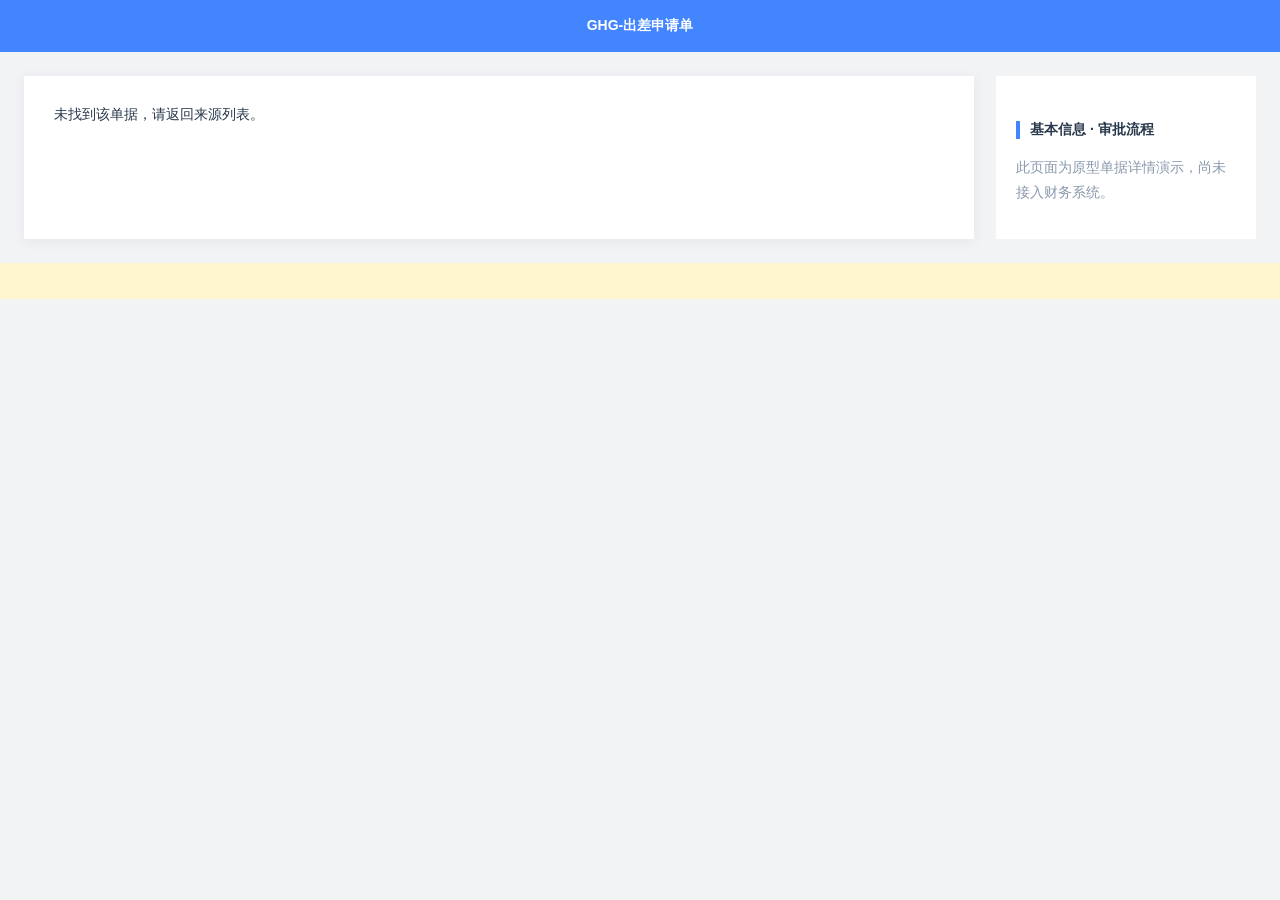
<file: guangxin/travel-document.html>
<!doctype html><html lang="zh-CN"><head><meta charset="utf-8"><meta name="viewport" content="width=device-width,initial-scale=1"><title>出差申请单</title><style>*{box-sizing:border-box}body{margin:0;background:#f2f3f5;font:14px "Microsoft YaHei",sans-serif;color:#28384b}header{background:#4385ff;color:white;text-align:center;padding:17px;font-weight:600}main{display:grid;grid-template-columns:minmax(0,1fr) 260px;gap:22px;max-width:1500px;margin:24px auto;padding:0 24px}.document{background:white;padding:30px;box-shadow:0 2px 12px #20324b12}.summary{display:grid;grid-template-columns:repeat(4,1fr);gap:20px;border:1px solid #edf1f6;padding:20px}.summary small{display:block;color:#8b98ab;margin-top:7px}.section{border:1px solid #edf1f6;padding:22px;margin-top:20px}.fields{display:grid;grid-template-columns:repeat(3,minmax(0,1fr));gap:22px}.field{display:flex;align-items:center;gap:12px}.field span{color:#7e8da2;font-size:12px;white-space:nowrap}.field b{background:#f2f5fa;padding:10px;flex:1;font-size:13px;font-weight:400}.wide{grid-column:1/-1}h3{font-size:14px;border-left:4px solid #4385ff;padding-left:10px;margin:25px 0 16px}aside{background:white;padding:20px}.node{padding:17px;background:#f5f7fb;margin:12px 0;border-radius:5px}.node small{display:block;color:#8a99ac;margin-top:10px}footer{padding:18px;text-align:center;background:#fff5cf}button{padding:9px 17px;background:white;border:1px solid #cfddf3;border-radius:5px;color:#347cf4;cursor:pointer}p{line-height:1.8;color:#8a99ac}@media(max-width:900px){main{grid-template-columns:1fr}.fields,.summary{grid-template-columns:1fr 1fr}}</style></head><body><header>GHG-出差申请单</header><main><article class="document" id="tripDocument"></article><aside><h3>基本信息 · 审批流程</h3><div id="tripFlow"></div><p>此页面为原型单据详情演示，尚未接入财务系统。</p></aside></main><footer id="tripTotal"></footer><script src="brief-travel.js"></script><script>
const r=BriefTravel.allRecords.find(r=>r.id===new URLSearchParams(location.search).get('id'));if(!r){document.querySelector('#tripDocument').textContent='未找到该单据，请返回来源列表。'}else{document.title=r.id+' · 出差申请单';const field=(k,v,wide=false)=>'<div class="field '+(wide?'wide':'')+'"><span>'+k+'</span><b>'+v+'</b></div>';document.querySelector('#tripDocument').innerHTML='<div class="summary">'+[[r.id,'单据编号'],[r.date,'单据日期'],[r.applicant,'申请人'],['出差申请','业务类型']].map(([v,k])=>'<div><b>'+v+'</b><small>'+k+'</small></div>').join('')+'</div><section class="section fields">'+field('申请人',r.applicant)+field('核算主体',r.company)+field('业务类型','出差申请')+field('申请费用（含补贴）',r.amount)+field('本位币币种','人民币')+field('报账币种','人民币')+field('本次申请金额',r.amount)+field('用车制度','差旅用车')+field('审批状态',r.status)+field('备注',r.summary,true)+'</section><h3>申请明细</h3><section class="section fields">'+field('出行人员',r.applicant)+field('是否国内差旅','国内')+field('出发城市',r.departure)+field('开始日期',r.start)+field('结束日期',r.end)+field('途经及目的地',r.destination)+'</section><h3>附件区</h3><p>暂无附件</p>';document.querySelector('#tripFlow').innerHTML=[['开始',r.applicant],['部门负责人','已完成'],['财务审核','已完成'],['结束',r.status]].map(([k,v])=>'<div class="node"><b>'+k+'</b><small>'+v+'</small></div>').join('');document.querySelector('#tripTotal').textContent='申请费用（含补贴） ¥'+r.amount;}
</script></body></html>
</file>
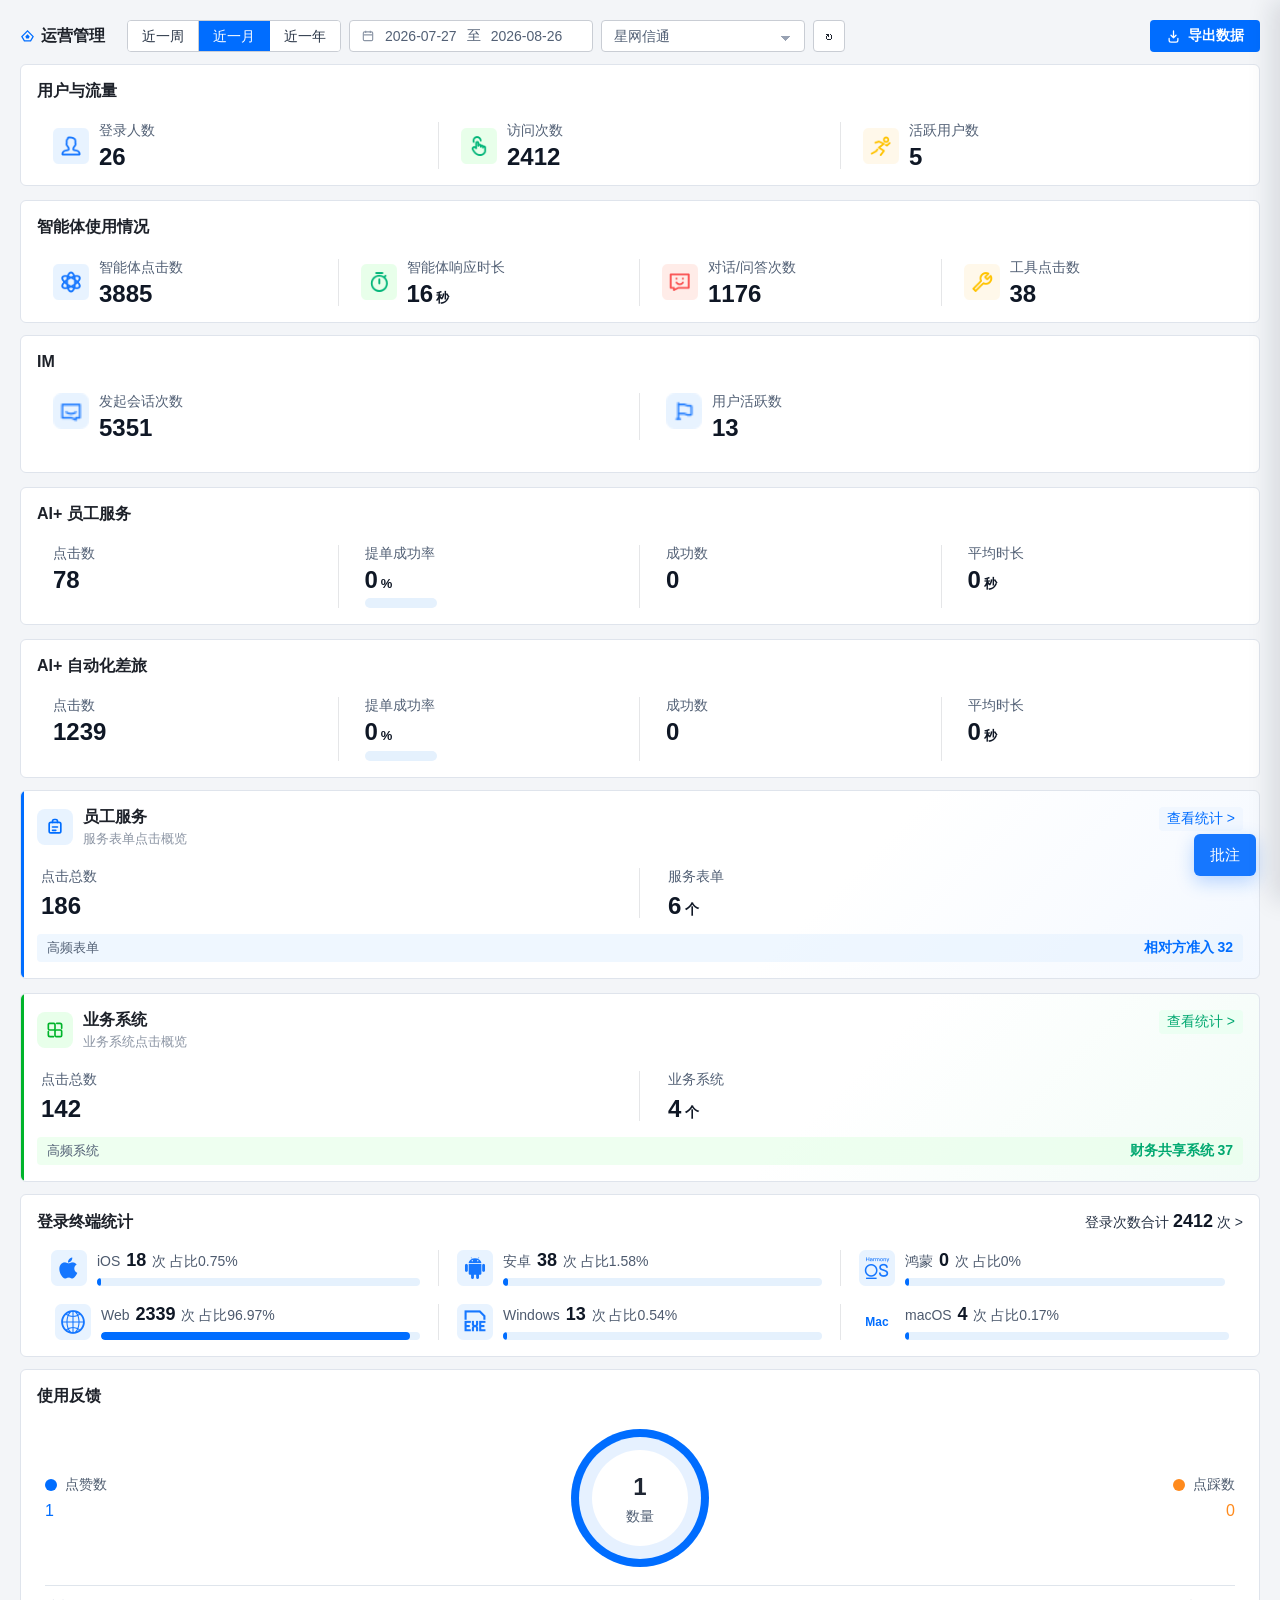
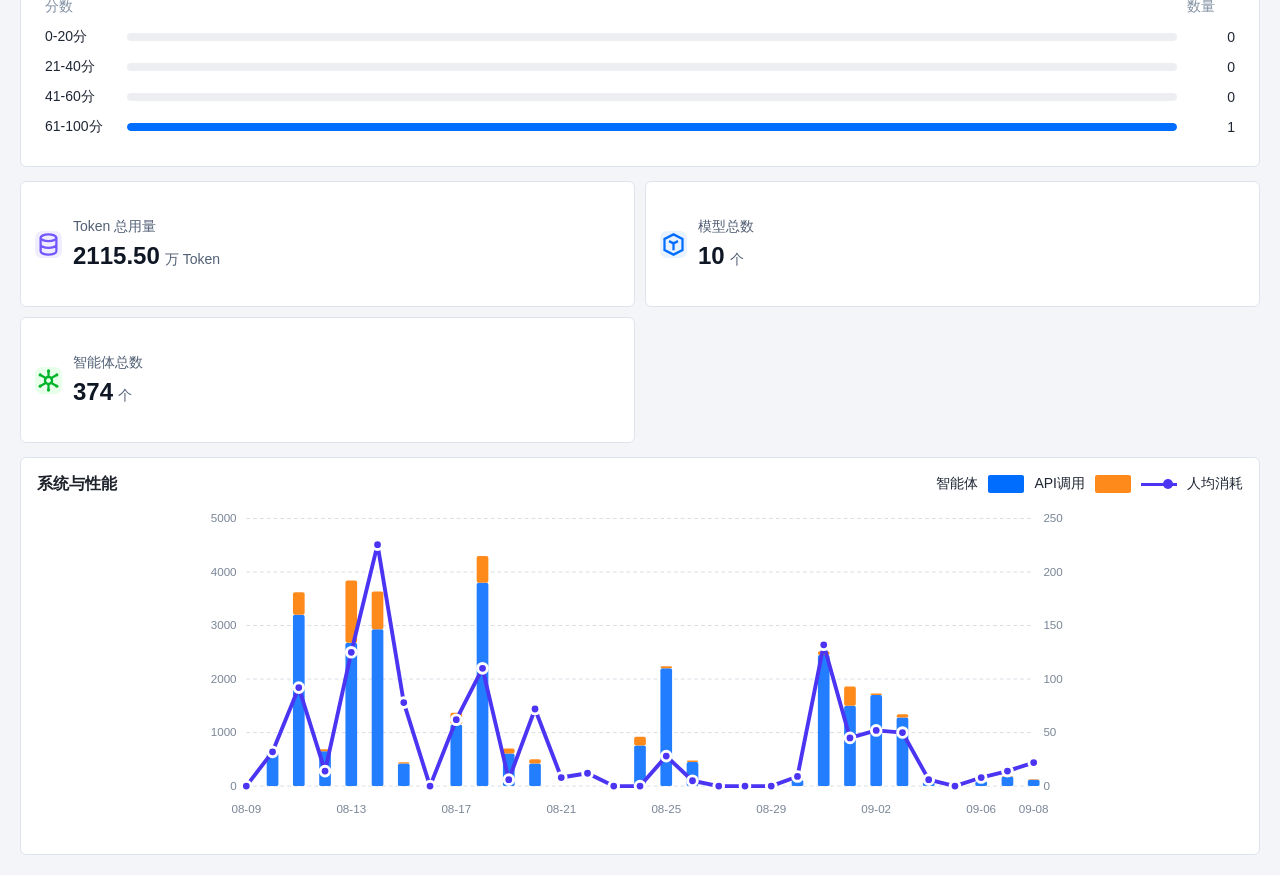
<file: guangxin/portal-prototype/operations-management.html>
<!doctype html>
<html lang="zh-CN">
<head>
  <meta charset="UTF-8">
  <meta name="viewport" content="width=device-width, initial-scale=1.0">
  <title>AI共享平台 - 运营管理</title>
  <style>
    * { box-sizing: border-box; }
    :root {
      --blue: #006DFF;
      --blue-deep: #005CD7;
      --blue-hover: #1C7DFF;
      --blue-disabled: #86BAFF;
      --blue-text-disabled: #BEDAFF;
      --blue-soft: #E8F3FF;
      --green: #16c784;
      --green-soft: #eafbf1;
      --orange: #ffad14;
      --orange-deep: #ff8a1c;
      --orange-soft: #fff7e8;
      --red: #ff6666;
      --red-soft: #fff0f1;
      --purple: #4b35f2;
      --text: #1D2129;
      --muted: #5C6478;
      --subtle: #959EA9;
      --line: #E5E6E8;
      --line-dark: #C9CDD4;
      --bg: #f3f5f8;
      --card: #fff;
    }
    html, body { min-height: 100%; }
    body {
      margin: 0;
      color: var(--text);
      background: var(--bg);
      font-family: "Microsoft YaHei", "PingFang SC", Arial, sans-serif;
      font-size: 14px;
      letter-spacing: 0;
    }
    button, input, select { font: inherit; }
    button { cursor: pointer; }
    .page {
      min-height: 100vh;
      display: grid;
      grid-template-columns: 223px minmax(0, 1fr);
      background: var(--bg);
    }
    .sidebar {
      min-width: 0;
      display: flex;
      flex-direction: column;
      background: #fff;
      border-right: 1px solid var(--line);
    }
    .brand {
      height: 57px;
      display: flex;
      align-items: center;
      gap: 9px;
      padding: 0 10px;
      color: #0b1730;
      font-size: 21px;
      font-weight: 700;
      white-space: nowrap;
    }
    .brand-mark {
      position: relative;
      width: 34px;
      height: 34px;
      flex: 0 0 auto;
      overflow: hidden;
      border-radius: 50%;
      background: #1b8cff;
      box-shadow: inset 0 0 0 3px #fff, 0 0 0 1px #7ebfff;
    }
    .brand-mark::before,
    .brand-mark::after {
      content: "";
      position: absolute;
      left: 5px;
      right: 5px;
      height: 7px;
      border: 2px solid #fff;
      border-left: 0;
      border-right: 0;
      border-radius: 50%;
    }
    .brand-mark::before { top: 10px; transform: rotate(-13deg); }
    .brand-mark::after { bottom: 9px; transform: rotate(11deg); }
    .menu-search {
      height: 34px;
      margin: 8px 8px 15px;
      display: flex;
      align-items: center;
      gap: 8px;
      padding: 0 12px;
      color: #9aa4b2;
      border: 1px solid #d5dbe5;
      border-radius: 7px;
      background: #fff;
    }
    .menu-search svg { width: 16px; height: 16px; flex: 0 0 auto; }
    .menu-search span { color: #9aa4b2; }
    .side-nav {
      display: grid;
      gap: 1px;
      padding: 0 8px;
    }
    .side-item {
      height: 44px;
      display: flex;
      align-items: center;
      gap: 10px;
      padding: 0 13px;
      color: #526075;
      border-radius: 4px;
      font-size: 15px;
      white-space: nowrap;
    }
    .side-item.active {
      color: #fff;
      background: var(--blue);
      font-weight: 700;
    }
    .side-group { display: grid; gap: 1px; }
    .side-group > .side-item { cursor: pointer; }
    .side-group > .side-item .chevron { transform: rotate(180deg); transition: transform .18s ease; }
    .side-group.collapsed > .side-item .chevron { transform: rotate(0); }
    .side-submenu { display: grid; gap: 1px; padding-left: 27px; }
    .side-group.collapsed .side-submenu { display: none; }
    .side-subitem { height: 40px; display: flex; align-items: center; gap: 9px; padding: 0 12px; border: 0; border-radius: 4px; background: transparent; color: #526075; text-align: left; white-space: nowrap; }
    .side-subitem::before { content: ""; width: 5px; height: 5px; border-radius: 50%; background: #aab3c2; }
    .side-subitem:hover { color: var(--blue); background: #f2f7ff; }
    .side-subitem.active { color: var(--blue); background: var(--blue-soft); font-weight: 700; }
    .side-subitem.active::before { background: var(--blue); }
    .side-icon {
      width: 17px;
      height: 17px;
      display: grid;
      place-items: center;
      color: currentColor;
      opacity: .95;
      flex: 0 0 auto;
    }
    .side-icon svg,
    .metric-icon svg,
    .metric-icon img,
    .terminal-icon img,
    .resource-icon svg,
    .resource-icon img,
    .nav-svg { width: 100%; height: 100%; display: block; }
    .chevron {
      margin-left: auto;
      width: 14px;
      height: 14px;
      color: currentColor;
      opacity: .76;
    }
    .collapse {
      margin-top: auto;
      height: 30px;
      border-top: 1px solid var(--line);
      display: flex;
      align-items: center;
      padding-left: 19px;
      color: #0b1323;
      background: #fff;
    }
    .collapse svg { width: 16px; height: 16px; }
    .main {
      min-width: 0;
      display: flex;
      flex-direction: column;
      background: var(--bg);
    }
    .topbar {
      height: 49px;
      display: flex;
      align-items: center;
      gap: 14px;
      padding: 0 16px;
      background: #fff;
      border-bottom: 1px solid var(--line);
      flex: 0 0 auto;
    }
    .top-title {
      color: #3b4351;
      font-size: 15px;
    }
    .top-actions {
      margin-left: auto;
      display: flex;
      align-items: center;
      gap: 18px;
      color: #202631;
    }
    .top-icon {
      width: 16px;
      height: 16px;
      display: grid;
      place-items: center;
      color: currentColor;
    }
    .tenant {
      max-width: 118px;
      overflow: hidden;
      text-overflow: ellipsis;
      white-space: nowrap;
      color: #1f2633;
    }
    .avatar {
      width: 24px;
      height: 24px;
      border-radius: 50%;
      background:
        radial-gradient(circle at 63% 38%, #f2d5ce 0 21%, transparent 22%),
        radial-gradient(circle at 45% 78%, #7f50d8 0 34%, transparent 35%),
        linear-gradient(135deg, #8bc7ff, #ffe0ed);
      box-shadow: inset 0 0 0 1px #d9e1ea;
      flex: 0 0 auto;
    }
    .tabbar {
      height: 34px;
      display: flex;
      align-items: center;
      background: #fff;
      border-bottom: 1px solid var(--line);
      flex: 0 0 auto;
    }
    .tab {
      height: 34px;
      min-width: 88px;
      padding: 0 16px;
      display: flex;
      align-items: center;
      color: var(--blue);
      border-bottom: 2px solid var(--blue);
      font-weight: 600;
    }
    .tabbar .down {
      margin-left: auto;
      margin-right: 16px;
      width: 16px;
      height: 16px;
      color: #151a24;
    }
    .workspace {
      min-width: 0;
      padding: 14px 14px 14px;
      flex: 1;
    }
    .toolbar {
      min-height: 32px;
      display: flex;
      align-items: center;
      gap: 8px;
      margin-bottom: 12px;
    }
    h1 {
      margin: 0 14px 0 0;
      display: flex;
      align-items: center;
      gap: 6px;
      font-size: 16px;
      font-weight: 700;
      white-space: nowrap;
    }
    .title-mark {
      width: 15px;
      height: 15px;
      color: var(--blue);
      flex: 0 0 auto;
    }
    .segmented {
      height: 32px;
      display: flex;
      overflow: hidden;
      border: 1px solid var(--line-dark);
      border-radius: 4px;
      background: #fff;
      flex: 0 0 auto;
    }
    .segmented button {
      min-width: 70px;
      height: 32px;
      padding: 0 14px;
      border: 0;
      border-right: 1px solid var(--line-dark);
      background: #fff;
      color: #263244;
    }
    .segmented button:last-child { border-right: 0; }
    .segmented button.active {
      color: #fff;
      background: var(--blue);
      border-color: var(--blue);
    }
    .date-range,
    .org-select,
    .refresh {
      height: 32px;
      border: 1px solid var(--line-dark);
      border-radius: 4px;
      background: #fff;
      color: #526075;
    }
    .date-range {
      width: 244px;
      display: flex;
      align-items: center;
      gap: 10px;
      padding: 0 11px;
      white-space: nowrap;
    }
    .date-range svg { width: 14px; height: 14px; color: #8c96a6; flex: 0 0 auto; }
    .org-select {
      width: 204px;
      padding: 0 34px 0 12px;
      appearance: none;
      background-image:
        linear-gradient(45deg, transparent 50%, #98a2b3 50%),
        linear-gradient(135deg, #98a2b3 50%, transparent 50%);
      background-position:
        calc(100% - 18px) 15px,
        calc(100% - 13px) 15px;
      background-size: 5px 5px, 5px 5px;
      background-repeat: no-repeat;
    }
    .refresh {
      width: 32px;
      display: grid;
      place-items: center;
      color: #202631;
      font-size: 16px;
    }
    .export {
      margin-left: auto;
      height: 32px;
      padding: 0 16px;
      display: inline-flex;
      align-items: center;
      justify-content: center;
      gap: 7px;
      border: 0;
      border-radius: 4px;
      color: #fff;
      background: var(--blue);
      font-weight: 600;
      white-space: nowrap;
    }
    .export svg { width: 15px; height: 15px; }
    .dashboard {
      min-width: 0;
      display: grid;
      gap: 12px;
    }
    .top-grid {
      display: grid;
      grid-template-columns: minmax(500px, .68fr) minmax(760px, 1fr);
      gap: 14px;
    }
    .middle-grid {
      display: grid;
      grid-template-columns: minmax(340px, .78fr) minmax(470px, 1.03fr) minmax(470px, 1.03fr);
      gap: 14px;
    }
    .service-system-grid {
      display: grid;
      grid-template-columns: repeat(2, minmax(0, 1fr));
      gap: 14px;
    }
    .bottom-grid {
      display: grid;
      grid-template-columns: minmax(360px, .65fr) 254px minmax(660px, 1.35fr);
      gap: 14px;
      align-items: stretch;
    }
    .card {
      min-width: 0;
      background: var(--card);
      border: 1px solid #dfe4ec;
      border-radius: 6px;
      overflow: hidden;
      transition: border-color .15s ease, box-shadow .15s ease;
    }
    .dashboard .card:hover,
    .dashboard .card:focus-visible,
    .dashboard .card:focus-within {
      border-color: var(--blue);
      box-shadow: 0 0 0 1px rgba(22, 119, 255, .18);
    }
    .card h2 {
      margin: 0;
      font-size: 16px;
      line-height: 1.2;
      font-weight: 700;
    }
    .summary-card {
      min-height: 118px;
      padding: 16px;
    }
    .metrics {
      display: grid;
      margin-top: 22px;
    }
    .metrics.three { grid-template-columns: repeat(3, minmax(0, 1fr)); }
    .metrics.four { grid-template-columns: repeat(4, minmax(0, 1fr)); }
    .metrics.two { grid-template-columns: repeat(2, minmax(0, 1fr)); }
    .metric {
      min-width: 0;
      display: flex;
      align-items: center;
      gap: 10px;
      padding: 0 22px;
      border-right: 1px solid var(--line);
    }
    .metric:first-child { padding-left: 16px; }
    .metric:last-child { padding-right: 16px; border-right: 0; }
    .metric-icon {
      width: 36px;
      height: 36px;
      display: grid;
      place-items: center;
      border-radius: 6px;
      color: var(--blue);
      background: transparent;
      flex: 0 0 auto;
    }
    .metric-icon.green,
    .metric-icon.orange,
    .metric-icon.red { background: transparent; }
    .label {
      color: #526075;
      margin-bottom: 4px;
      white-space: nowrap;
    }
    .value {
      color: #0f1725;
      font-size: 24px;
      line-height: 1.05;
      font-weight: 700;
      white-space: nowrap;
    }
    .value small {
      margin-left: 3px;
      font-size: 13px;
      font-weight: 600;
    }
    .business-card {
      min-height: 138px;
      padding: 16px;
    }
    .business-card .metrics { margin-top: 22px; }
    .business-card .metric {
      align-items: flex-start;
      padding: 0 26px;
    }
    .business-card .metric:first-child { padding-left: 16px; }
    .business-card .metric:last-child { padding-right: 16px; }
    .business-card .value { font-size: 24px; }
    .business-card .metric:nth-child(2) > div { max-width: 82px; }
    .business-card .progress { width: 72px; height: 10px; margin-top: 6px; }
    .overview-card {
      position: relative;
      min-height: 160px;
      padding: 16px;
      cursor: pointer;
      background: linear-gradient(135deg, #fff 0%, #fff 64%, #F3F8FF 100%);
    }
    .overview-card::before {
      content: "";
      position: absolute;
      left: 0;
      top: 0;
      bottom: 0;
      width: 3px;
      background: var(--blue);
    }
    .service-card[data-service="business"] {
      background: linear-gradient(135deg, #fff 0%, #fff 64%, #F2FCF7 100%);
    }
    .service-card[data-service="business"]::before {
      background: #00B42A;
    }
    .overview-card-head {
      display: flex;
      align-items: flex-start;
      justify-content: space-between;
      gap: 14px;
    }
    .overview-title {
      min-width: 0;
      display: flex;
      align-items: center;
      gap: 10px;
    }
    .overview-icon {
      width: 36px;
      height: 36px;
      display: grid;
      place-items: center;
      border-radius: 8px;
      color: var(--blue);
      background: #E8F3FF;
      flex: 0 0 auto;
    }
    .overview-icon svg {
      width: 20px;
      height: 20px;
    }
    .service-card[data-service="business"] .overview-icon {
      color: #00B42A;
      background: #E8FFEA;
    }
    .overview-subtitle {
      margin-top: 4px;
      color: #8b94a3;
      font-size: 13px;
      white-space: nowrap;
    }
    .overview-card-link {
      height: 24px;
      padding: 0 8px;
      display: inline-flex;
      align-items: center;
      border-radius: 4px;
      color: var(--blue);
      background: #F1F7FF;
      font-size: 14px;
      white-space: nowrap;
    }
    .service-card[data-service="business"] .overview-card-link {
      color: #00A870;
      background: #ECFFF3;
    }
    .overview-metrics {
      margin-top: 20px;
      display: grid;
      grid-template-columns: repeat(3, minmax(0, 1fr));
    }
    .service-card[data-service="employeePortal"] .overview-metrics,
    .service-card[data-service="business"] .overview-metrics { grid-template-columns:repeat(2,minmax(0,1fr)); }
    .overview-metric {
      min-width: 0;
      padding: 0 28px;
      border-right: 1px solid var(--line);
    }
    .overview-metric:first-child { padding-left: 4px; }
    .overview-metric:last-child { border-right: 0; padding-right: 4px; }
    .overview-label {
      margin-bottom: 7px;
      color: #526075;
      white-space: nowrap;
    }
    .overview-value {
      color: #0f1725;
      font-size: 24px;
      line-height: 1.05;
      font-weight: 700;
      white-space: nowrap;
    }
    .overview-value small {
      margin-left: 4px;
      color: #0f1725;
      font-size: 14px;
      font-weight: 600;
    }
    .overview-foot {
      height: 28px;
      margin-top: 16px;
      padding: 0 10px;
      display: flex;
      align-items: center;
      justify-content: space-between;
      gap: 10px;
      border-radius: 4px;
      color: #526075;
      background: rgba(232, 243, 255, .68);
      font-size: 13px;
    }
    .overview-foot b {
      color: var(--blue);
      font-size: 14px;
      font-weight: 700;
    }
    .service-card[data-service="business"] .overview-foot {
      background: rgba(232, 255, 234, .72);
    }
    .service-card[data-service="business"] .overview-foot b {
      color: #00A870;
    }
    .progress {
      width: 122px;
      max-width: 100%;
      height: 11px;
      margin-top: 8px;
      border-radius: 999px;
      background: #e5f1fd;
      overflow: hidden;
    }
    .progress span {
      display: block;
      height: 100%;
      min-width: 0;
      border-radius: 999px;
      background: var(--blue);
    }
    .terminal-card {
      min-height: 120px;
      padding: 16px;
    }
    .card-title-row {
      display: flex;
      align-items: center;
      justify-content: space-between;
      gap: 12px;
    }
    .total-logins {
      color: #273244;
      white-space: nowrap;
      font-size: 14px;
    }
    .total-logins b {
      font-size: 18px;
      color: #0f1725;
    }
    .terminal-list {
      margin-top: 18px;
      display: grid;
      grid-template-columns: repeat(6, minmax(0, 1fr));
    }
    .terminal-item {
      min-width: 0;
      display: grid;
      grid-template-columns: 36px minmax(0, 1fr);
      align-items: center;
      gap: 10px;
      padding: 0 18px;
      border-right: 1px solid var(--line);
    }
    .terminal-item:first-child { padding-left: 14px; }
    .terminal-item:last-child { border-right: 0; padding-right: 14px; }
    .terminal-icon {
      width: 36px;
      height: 36px;
      display: grid;
      place-items: center;
      border-radius: 6px;
      color: var(--blue);
      background: transparent;
      flex: 0 0 auto;
      font-size: 12px;
      font-weight: 700;
    }
    .terminal-name {
      margin-bottom: 7px;
      color: #4d5a6e;
      white-space: nowrap;
      overflow: hidden;
      text-overflow: ellipsis;
    }
    .terminal-name b {
      color: #0f1725;
      font-size: 18px;
      margin: 0 2px;
    }
    .terminal-bar {
      height: 8px;
      border-radius: 999px;
      background: #e5f1fd;
      overflow: hidden;
    }
    .terminal-bar span {
      display: block;
      height: 100%;
      min-width: 4px;
      border-radius: 999px;
      background: var(--blue);
    }
    .feedback-card,
    .system-card {
      min-height: 398px;
      padding: 16px;
    }
    .feedback-main {
      display: grid;
      grid-template-columns: 1fr 146px 1fr;
      gap: 8px;
      align-items: center;
      margin: 24px 8px 18px;
    }
    .feedback-side {
      display: grid;
      gap: 8px;
      justify-items: start;
      color: #4f5d70;
    }
    .feedback-side.right { justify-items: end; }
    .legend-row {
      display: inline-flex;
      align-items: center;
      gap: 8px;
      white-space: nowrap;
    }
    .dot {
      width: 12px;
      height: 12px;
      border-radius: 50%;
      background: var(--blue);
      flex: 0 0 auto;
    }
    .dot.orange { background: var(--orange-deep); }
    .feedback-number {
      color: var(--blue);
      font-size: 16px;
    }
    .feedback-number.orange { color: var(--orange-deep); }
    .donut {
      position: relative;
      width: 138px;
      height: 138px;
      margin: auto;
      border-radius: 50%;
      background: conic-gradient(var(--blue) 0 100%, var(--orange-deep) 100% 100%);
    }
    .donut::before {
      content: "";
      position: absolute;
      inset: 8px;
      border-radius: 50%;
      background: #e6f1ff;
    }
    .donut::after {
      content: "";
      position: absolute;
      inset: 21px;
      border-radius: 50%;
      background: #fff;
    }
    .donut-center {
      position: absolute;
      inset: 0;
      z-index: 2;
      display: flex;
      flex-direction: column;
      align-items: center;
      justify-content: center;
      text-align: center;
      color: #1f2633;
      font-size: 24px;
      font-weight: 700;
      line-height: 1.15;
    }
    .donut-center span {
      display: block;
      margin-top: 7px;
      color: #526075;
      font-size: 14px;
      font-weight: 400;
    }
    .score-list {
      display: grid;
      gap: 12px;
      padding: 0 8px;
    }
    .score-head,
    .score-row {
      display: grid;
      grid-template-columns: 72px minmax(110px, 1fr) 48px;
      gap: 10px;
      align-items: center;
    }
    .score-head {
      padding-top: 12px;
      color: #8090a4;
      border-top: 1px solid #dfe5ec;
    }
    .score-row { color: #1f2633; }
    .score-track {
      height: 8px;
      overflow: hidden;
      border-radius: 999px;
      background: #eceef1;
    }
    .score-track span {
      display: block;
      height: 100%;
      min-width: 0;
      border-radius: 999px;
      background: var(--blue);
    }
    .score-track span.orange { background: var(--orange-deep); }
    .score-count { text-align: right; }
    .resource-stack {
      min-width: 0;
      display: grid;
      gap: 10px;
    }
    .resource-card {
      min-height: 126px;
      padding: 0 14px;
      display: flex;
      align-items: center;
      gap: 11px;
      background: #fff;
      border: 1px solid #dfe4ec;
      border-radius: 6px;
    }
    .resource-icon {
      width: 27px;
      height: 27px;
      display: grid;
      place-items: center;
      border-radius: 7px;
      color: #7357ff;
      background: #f0edff;
      flex: 0 0 auto;
    }
    .resource-card:nth-child(2) .resource-icon {
      color: var(--blue);
      background: var(--blue-soft);
    }
    .resource-card:nth-child(3) .resource-icon {
      color: #00B42A;
      background: #E8FFEA;
    }
    .resource-label {
      color: #526075;
      margin-bottom: 6px;
      white-space: nowrap;
      font-size: 14px;
    }
    .resource-value {
      color: #0f1725;
      font-size: 24px;
      font-weight: 700;
      white-space: nowrap;
    }
    .resource-value small {
      margin-left: 5px;
      color: #526075;
      font-size: 14px;
      font-weight: 400;
    }
    .system-card {
      padding: 16px;
    }
    .chart-head {
      display: flex;
      align-items: center;
      justify-content: space-between;
      gap: 14px;
      margin-bottom: 8px;
    }
    .chart-legend {
      display: flex;
      align-items: center;
      gap: 10px;
      color: #1f2633;
      white-space: nowrap;
    }
    .legend-bar {
      width: 36px;
      height: 18px;
      display: inline-block;
      border-radius: 2px;
      background: var(--blue);
    }
    .legend-bar.orange { background: var(--orange-deep); }
    .legend-line {
      position: relative;
      width: 36px;
      height: 16px;
      display: inline-block;
    }
    .legend-line::before {
      content: "";
      position: absolute;
      left: 0;
      right: 0;
      top: 7px;
      height: 3px;
      background: var(--purple);
    }
    .legend-line::after {
      content: "";
      position: absolute;
      right: 4px;
      top: 3px;
      width: 10px;
      height: 10px;
      border-radius: 50%;
      background: var(--purple);
    }
    .chart-wrap {
      height: 320px;
      margin-top: 2px;
      position: relative;
    }
    .chart-wrap svg {
      width: 100%;
      height: 100%;
      display: block;
      overflow: visible;
    }
    .axis { fill: #798596; font-size: 12px; }
    .grid-line { stroke: #d8dde5; stroke-width: 1; stroke-dasharray: 4 3; }
    .bar-agent { fill: #237dff; cursor:pointer; }
    #agentTokenLegend, #apiStatsLegend { cursor:pointer; }
    .bar-api { fill: var(--orange-deep); }
    .bar-agent[data-agent-token-date], .bar-api[data-api-stats-date] { cursor:pointer; }
    .line-avg {
      fill: none;
      stroke: var(--purple);
      stroke-width: 4;
      stroke-linecap: round;
      stroke-linejoin: round;
    }
    .point-avg {
      fill: var(--purple);
      stroke: #fff;
      stroke-width: 3;
    }
    .system-chart-hit { fill:transparent; cursor:crosshair; }
    .system-chart-guide { stroke:#8b94a3; stroke-width:1.5; stroke-dasharray:5 4; pointer-events:none; display:none; }
    .system-chart-guide.show { display:block; }
    .system-chart-tooltip { position:absolute; z-index:4; display:none; min-width:245px; padding:14px 16px; border:1px solid #e1e5eb; border-radius:6px; background:rgba(255,255,255,.96); box-shadow:0 5px 18px rgba(0,0,0,.18); color:#273244; line-height:1.9; pointer-events:none; }
    .system-chart-tooltip.show { display:block; }
    .tip-swatch { display:inline-block; width:10px; height:10px; margin-right:8px; border-radius:2px; }
    .toast {
      position: fixed;
      z-index: 30;
      top: 70px;
      left: 50%;
      transform: translateX(-50%);
      padding: 10px 18px;
      color: #273244;
      background: #fff;
      border: 1px solid #dfe4ec;
      border-radius: 4px;
      box-shadow: 0 8px 24px rgba(20, 30, 48, .14);
      opacity: 0;
      pointer-events: none;
      transition: opacity .18s, transform .18s;
    }
    .toast.show {
      opacity: 1;
      transform: translate(-50%, 6px);
    }
    .loading .card { opacity:.55; }
    .detail-page { display:none; padding:0; background:var(--bg); min-height:calc(100vh - 100px); }
    .detail-page.show { display:block; }
    .dashboard-page.hide { display:none; }
    .detail-head { height:48px; padding:0 24px; background:#fff; border-bottom:1px solid var(--line); display:flex; align-items:center; gap:8px; font-size:14px; color:var(--subtle); }
    .back-link { height:32px; border:0; background:transparent; color:var(--muted); padding:0; font-size:14px; display:inline-flex; align-items:center; }
    .back-link:hover { color:var(--blue-hover); }
    .breadcrumb-sep { color:#C9CDD4; }
    .breadcrumb-current { color:var(--text); font-weight:500; }
    .detail-body { padding:22px 28px 28px; }
    .detail-control-row { min-height:36px; display:flex; align-items:center; justify-content:space-between; gap:16px; margin-bottom:16px; }
    .detail-tools { min-height:32px; display:flex; justify-content:flex-end; align-items:center; gap:16px; margin-bottom:16px; flex-wrap:wrap; }
    .filters { display:flex; gap:8px; flex:1; justify-content:flex-end; min-width:0; }
    .filters .field { min-width:180px; }
    .filters .search-field { min-width:260px; }
    #detailDates { min-width:220px; }
    #detailOrg, #detailDept, #detailDates { display:none!important; }
    .login-detail-org { position:relative; }
    .login-detail-org .org-level-trigger { width:305px; }
    #loginDetailOrgMenu { width:780px; grid-template-columns:200px 260px 320px; }
    #loginDetailDateFilter { display:flex; }
    .table-wrap { overflow:auto; border:1px solid var(--line); border-radius:4px; background:#fff; }
    .data-table { width:100%; border-collapse:separate; border-spacing:0; min-width:1320px; table-layout:fixed; }
    .data-table th { height:48px; padding:0 16px; text-align:left; background:#F5F7FA; border-bottom:1px solid var(--line); color:var(--muted); font-size:14px; font-weight:500; white-space:nowrap; overflow:hidden; text-overflow:ellipsis; }
    .data-table td { height:52px; padding:0 16px; border-bottom:1px solid var(--line); color:#3e4858; white-space:nowrap; overflow:hidden; text-overflow:ellipsis; }
    .data-table tbody tr:nth-child(even) { background:#F7FAFD; }
    .data-table tbody tr:hover { background:#F2F8FF; }
    .terminal-tag { display:inline-flex; min-width:48px; height:24px; padding:0 8px; align-items:center; justify-content:center; border:1px solid #6AA1FF; border-radius:4px; color:var(--blue); text-align:center; background:var(--blue-soft); }
    .status-ok { color:#16a56a; }
    .empty-row td { height:260px; text-align:center; color:#8b94a3; }
    .pagination { display:flex; justify-content:flex-end; align-items:center; gap:8px; padding-top:16px; color:var(--muted); }
    .pagination button { min-width:32px; height:32px; border:1px solid var(--line-dark); background:#fff; border-radius:4px; color:#1D2129; }
    .pagination button:hover:not(:disabled) { border-color:var(--blue-hover); color:var(--blue-hover); }
    .pagination button.active { background:var(--blue); color:#fff; border-color:var(--blue); }
    .pagination button:disabled { color:#C9CDD4; background:#F7F8FA; cursor:not-allowed; }
    #pageNumbers,
    #loginOrgPageNumbers,
    #appOrgPageNumbers,
    #appRecordPageNumbers { display:flex; align-items:center; gap:8px; }
    .page-size { min-width:100px!important; width:100px; }
    .app-detail-body { padding:16px 24px 24px; }
    .app-toolbar { min-height:32px; flex:1 1 auto; display:flex; align-items:center; justify-content:flex-end; gap:8px; margin-bottom:0; flex-wrap:wrap; }
    .app-toolbar strong { display:none; }
    #applicationPage .app-toolbar strong { display:none; }
    .org-level-switch { position:relative; margin-left:auto; }
    .org-level-trigger { position:relative; width:250px; height:32px; padding:0 36px 0 12px; display:flex; align-items:center; justify-content:flex-start; border:1px solid var(--line-dark); border-radius:4px; background:#fff; color:#3e4858; font-size:14px; }
    .org-level-trigger > span:first-child { min-width:0; overflow:hidden; text-overflow:ellipsis; white-space:nowrap; }
    .org-level-trigger:hover,.org-level-trigger[aria-expanded="true"] { border-color:var(--blue-hover); box-shadow:0 0 0 2px rgba(0,109,255,.08); }
    .org-level-trigger .chevron { position:absolute; right:12px; top:50%; width:16px; height:16px; color:#8b94a3; font-size:0; transform:translateY(-50%); transition:transform .18s; }
    .org-level-trigger .chevron::before { content:""; position:absolute; left:4px; top:4px; width:7px; height:7px; border-right:2px solid currentColor; border-bottom:2px solid currentColor; transform:rotate(45deg); }
    .org-level-trigger[aria-expanded="true"] .chevron { transform:translateY(-50%) rotate(180deg); }
    .org-level-menu { position:absolute; z-index:20; top:40px; left:0; width:520px; display:none; grid-template-columns:220px 1fr; border:1px solid var(--line); border-radius:4px; background:#fff; box-shadow:0 4px 10px rgba(0,0,0,.1); overflow:hidden; }
    .org-level-menu.show { display:grid; }
    .org-level-column { min-height:240px; padding:8px 0; }
    .org-level-column + .org-level-column { border-left:1px solid var(--line); }
    .org-level-option { width:100%; min-height:40px; padding:0 16px; display:flex; align-items:center; gap:8px; border:0; background:#fff; color:var(--muted); text-align:left; }
    .org-level-option:hover { background:#F7FBFF; color:var(--blue-hover); }
    .org-level-option.active { color:var(--blue); font-weight:500; background:var(--blue-soft); }
    .org-level-option .radio { width:14px; height:14px; border:1px solid var(--line-dark); border-radius:50%; flex:0 0 auto; }
    .org-level-option.active .radio { border:4px solid var(--blue); }
    .org-level-option .next { margin-left:auto; color:#8b94a3; font-size:20px; }
    .app-tabs { height:36px; flex:0 0 auto; display:inline-flex; align-items:stretch; gap:0; border:1px solid var(--line-dark); border-radius:4px; margin-bottom:0; overflow:hidden; background:#fff; }
    .app-tab { height:100%; min-width:108px; padding:0 14px; display:inline-flex; align-items:center; justify-content:center; border:0; border-right:1px solid var(--line-dark); background:#fff; color:#1D2129; font-weight:400; }
    .app-tab:last-child { border-right:0; }
    .app-tab:hover { color:var(--blue-hover); background:#F7FBFF; }
    .app-tab.active { color:#fff; border-right-color:var(--blue); background:var(--blue); font-weight:500; }
    .app-tab.active + .app-tab { border-left-color:var(--blue); }
    .app-filters { margin-left:auto; display:flex; gap:8px; }
    #applicationPage #appDeptFilter { display:none!important; }
    #orgLevelMenu { width:780px; grid-template-columns:200px 260px 320px; }
    #detailPage #loginDeptFilter { display:none!important; }
    #loginOrgLevelMenu { width:780px; grid-template-columns:200px 260px 320px; }
    .app-date-filter { height:32px; display:none; align-items:center; gap:6px; padding:0 8px; border:1px solid var(--line-dark); border-radius:4px; background:#fff; color:var(--muted); white-space:nowrap; }
    .app-date-filter input { width:118px; min-width:0; height:28px; padding:0 2px; border:0; outline:0; background:transparent; color:#526075; font:inherit; }
    .app-date-filter:focus-within { border-color:var(--blue); box-shadow:0 0 0 2px rgba(0,109,255,.08); }
    .score-filter { display:none; align-items:center; gap:6px; height:32px; padding:0 10px; border:1px solid var(--line-dark); border-radius:4px; background:#fff; color:var(--muted); }
    .score-filter input { width:72px; border:0; outline:0; background:transparent; font:inherit; }
    .login-record-filters { display:none; flex:0 1 auto; justify-content:flex-end; }
    #appSearch { min-width:220px; }
    #appType { min-width:220px; }
    #appStatus { min-width:130px; }
    .org-level-switch + .app-filters { margin-left:0; }
    .app-summary { display:grid; grid-template-columns:repeat(4,minmax(0,1fr)); gap:16px; margin-bottom:18px; }
    .app-summary.hide { display:none; }
    .app-stat { position:relative; min-height:108px; overflow:hidden; border:1px solid #DDE6F4; background:linear-gradient(135deg,#fff 0%,#fff 58%,#F1F7FF 100%); border-radius:6px; padding:18px 18px 16px; box-shadow:0 2px 8px rgba(29,33,41,.06); }
    .app-stat::after { content:""; position:absolute; right:16px; top:16px; width:50px; height:50px; border-radius:12px; background:var(--blue-soft); opacity:.9; }
    .app-stat::before { content:""; position:absolute; right:30px; top:30px; z-index:1; width:22px; height:16px; border:3px solid var(--blue); border-radius:4px; opacity:.18; box-shadow:8px -8px 0 -3px var(--blue); }
    .app-stat-label { position:relative; z-index:2; color:var(--muted); margin-bottom:10px; }
    .app-stat-value { position:relative; z-index:2; font-size:30px; line-height:1.1; font-weight:700; color:var(--text); }
    .app-stat:nth-child(2) { background:linear-gradient(135deg,#fff 0%,#fff 56%,#EEF8FF 100%); }
    .app-stat:nth-child(2) .app-stat-value { color:var(--blue); }
    .app-stat:nth-child(3) { background:linear-gradient(135deg,#fff 0%,#fff 56%,#EDFFF2 100%); }
    .app-stat:nth-child(3)::after { background:#E8FFEA; }
    .app-stat:nth-child(3)::before { border-color:#00B42A; box-shadow:8px -8px 0 -3px #00B42A; }
    .app-stat:nth-child(3) .app-stat-value { color:#00B42A; }
    .app-stat:nth-child(4) { background:linear-gradient(135deg,#fff 0%,#fff 56%,#FFF4E8 100%); }
    .app-stat:nth-child(4)::after { background:#FFF3E8; }
    .app-stat:nth-child(4)::before { border-color:#FF8018; box-shadow:8px -8px 0 -3px #FF8018; }
    .app-stat:nth-child(4) .app-stat-value { color:#D25F00; }
    .app-panel { border:1px solid var(--line); background:#fff; border-radius:6px; overflow:hidden; box-shadow:0 4px 14px rgba(29,33,41,.08); }
    .app-panel-head { height:48px; padding:0 16px; display:flex; align-items:center; gap:10px; border-bottom:1px solid var(--line); font-size:14px; font-weight:500; color:var(--text); }
    .app-panel-head .hint { margin-left:auto; }
    .table-scroll { overflow:auto; }
    .table-footer { min-height:56px; padding:12px 16px; display:flex; align-items:center; justify-content:space-between; gap:16px; border-top:1px solid var(--line); background:#fff; }
    .table-footer .hint { color:var(--muted); white-space:nowrap; }
    .compact-pagination { padding-top:0; margin-left:auto; }
    .app-table { width:100%; min-width:1100px; border-collapse:separate; border-spacing:0; table-layout:fixed; }
    .app-table th { height:48px; padding:0 10px; background:#F5F7FA; border-bottom:1px solid var(--line); color:var(--muted); font-weight:500; text-align:left; white-space:nowrap; overflow:hidden; text-overflow:ellipsis; }
    .app-table td { height:52px; padding:0 10px; border-bottom:1px solid var(--line); color:#3e4858; overflow:hidden; text-overflow:ellipsis; white-space:nowrap; }
    .app-table tbody tr:nth-child(even) { background:#F7FAFD; }
    .app-table tbody tr:hover { background:#F2F8FF; }
    .app-table .type-stat-col { width:132px; }
    .app-table .type-stat-cell { width:132px; }
    .app-table .app-action-col { width:300px; }
    .app-table .app-action-cell { padding-left:4px; padding-right:24px; overflow:visible; }
    .app-link { height:24px; display:inline-flex; align-items:center; gap:3px; border:0; background:transparent; color:var(--blue); padding:0 2px; font-size:14px; }
    .app-link:hover:not(:disabled) { color:var(--blue-hover); }
    .app-link:disabled { color:#b8c0cc; cursor:not-allowed; text-decoration:none; }
    .app-actions { display:flex; align-items:center; justify-content:flex-start; gap:10px; white-space:nowrap; }
    .action-icon { position:static; left:36px; top:0; width:16px; height:16px; min-width:16px; opacity:1; z-index:1; color:currentColor; }
    .action-label { line-height:16px; }
    .app-back-org { height:32px; border:0; background:transparent; color:var(--blue); padding:0; }
    .app-back-org:hover { color:var(--blue-hover); }
    .status-tag { display:inline-flex; height:24px; align-items:center; padding:0 8px; border-radius:4px; background:var(--blue-soft); color:var(--blue); }
    .status-tag.approved { background:#E8FFEA; color:#00B42A; }
    .status-tag.rejected { background:#FFECE8; color:#F53F3F; }
    .direct-person-note { height:20px; margin-left:6px; padding:0 6px; display:inline-flex; align-items:center; border-radius:4px; color:#D25F00; background:#FFF3E8; font-size:12px; }
    .app-empty { height:220px!important; text-align:center; color:#8b94a3!important; }
    .app-record-view { display:none; }
    .app-record-view.show { display:block; }
    .app-org-view.hide { display:none; }
    .field { height:32px; min-width:180px; border:1px solid var(--line-dark); background:#fff; border-radius:4px; padding:0 12px; color:var(--muted); outline:none; }
    select.field { appearance:none; -webkit-appearance:none; padding-right:36px; background:#fff url("data:image/svg+xml,%3Csvg width='16' height='16' viewBox='0 0 16 16' fill='none' xmlns='http://www.w3.org/2000/svg'%3E%3Cpath d='M4 6L8 10L12 6' stroke='%238b94a3' stroke-width='2' stroke-linecap='round' stroke-linejoin='round'/%3E%3C/svg%3E") no-repeat right 12px center / 16px 16px; }
    select.field::-ms-expand { display:none; }
    .field:hover { border-color:var(--blue-hover); }
    .field:focus { border-color:var(--blue); box-shadow:0 0 0 2px rgba(0,109,255,.08); }
    .icon-btn { width:32px; height:32px; border:1px solid var(--line-dark); background:#fff; border-radius:4px; font-size:16px; color:#202631; }
    .icon-btn:hover { border-color:var(--blue-hover); color:var(--blue-hover); }
    .link-hint { border:0; background:transparent; padding:0; color:#273244; cursor:pointer; font:inherit; }
    .terminal-item[data-terminal], .login-people-action, .visit-count-action, .active-user-action, .smart-action[data-service], .im-action[data-service], .ai-card[data-service], .service-card[data-service] { cursor:pointer; }
    .terminal-item[data-terminal]:hover, .login-people-action:hover, .login-people-action:focus-visible, .visit-count-action:hover, .visit-count-action:focus-visible, .active-user-action:hover, .active-user-action:focus-visible, .smart-action[data-service]:hover, .im-action[data-service]:hover { background:#f8fbff; outline:none; }
    @media (max-width: 1480px) {
      .top-grid,
      .middle-grid,
      .service-system-grid,
      .bottom-grid { grid-template-columns: 1fr; }
      .app-summary { grid-template-columns:repeat(2,minmax(0,1fr)); }
      .terminal-list { grid-template-columns: repeat(3, minmax(0, 1fr)); row-gap: 18px; }
      .terminal-item:nth-child(3) { border-right: 0; }
      .resource-stack { grid-template-columns: repeat(2, minmax(0, 1fr)); }
    }
    @media (max-width: 1100px) {
      .page { grid-template-columns: 76px minmax(0, 1fr); }
      .brand { justify-content: center; padding: 0; }
      .brand span:last-child,
      .menu-search,
      .side-item span:nth-child(2),
      .chevron { display: none; }
      .side-item { justify-content: center; padding: 0; }
      .detail-control-row { align-items:flex-start; flex-direction:column; }
      .app-toolbar { width:100%; justify-content:flex-start; }
      .app-filters,
      .filters { width:100%; justify-content:flex-start; flex-wrap:wrap; }
    }
    @media (max-width: 760px) {
      #orgLevelMenu, #loginOrgLevelMenu { width:min(780px,calc(100vw - 28px)); grid-template-columns:200px 260px 320px; overflow:auto; }
      .page { display: block; }
      .sidebar { display: none; }
      .topbar { gap: 10px; }
      .top-actions { gap: 12px; }
      .tenant { display: none; }
      .workspace { padding: 14px; }
      .toolbar { flex-wrap: wrap; }
      .segmented,
      .date-range,
      .org-select,
      .export { width: 100%; }
      .segmented button { flex: 1; min-width: 0; padding: 0 8px; }
      .export { margin-left: 0; }
      .metrics.three,
      .metrics.four,
      .metrics.two { grid-template-columns: 1fr; margin-top: 18px; }
      .overview-metrics,
      .app-summary { grid-template-columns: 1fr; }
      .overview-metric,
      .overview-metric:first-child,
      .overview-metric:last-child {
        padding: 12px 4px;
        border-right: 0;
        border-bottom: 1px solid var(--line);
      }
      .overview-metric:last-child { border-bottom: 0; }
      .metric,
      .metric:first-child,
      .metric:last-child {
        padding: 12px 4px;
        border-right: 0;
        border-bottom: 1px solid var(--line);
      }
      .metric:last-child { border-bottom: 0; }
      .terminal-list { grid-template-columns: 1fr; }
      .terminal-item,
      .terminal-item:first-child,
      .terminal-item:last-child {
        padding: 0;
        border-right: 0;
      }
      .feedback-main { grid-template-columns: 1fr; }
      .feedback-side,
      .feedback-side.right { justify-items: center; }
      .resource-stack { grid-template-columns: 1fr; }
      .chart-head { display: block; }
      .chart-legend { margin-top: 14px; flex-wrap: wrap; }
      .chart-wrap { height: 300px; }
    }
    .annotation-launcher{position:fixed;right:24px;bottom:24px;z-index:1800;height:42px;padding:0 16px;border:0;border-radius:6px;background:#1677ff;color:#fff;font-size:15px;box-shadow:0 6px 18px rgba(22,119,255,.28);cursor:pointer}.page{transition:width .2s ease}.annotation-drawer-open .page{width:calc(100% - 360px)}
    .annotation-launcher.has-notes::after{content:attr(data-count);position:absolute;right:-6px;top:-7px;min-width:18px;height:18px;padding:0 4px;border:2px solid #fff;border-radius:10px;background:#ff4d4f;color:#fff;font-size:11px;line-height:14px;text-align:center}
    .annotation-drawer{position:fixed;right:0;top:0;bottom:0;z-index:1900;width:360px;background:#fff;border-left:1px solid #e5e7eb;box-shadow:-8px 0 24px rgba(15,23,42,.12);transform:translateX(100%);transition:transform .2s ease;display:flex;flex-direction:column}
    .annotation-drawer.show{transform:translateX(0)}.annotation-head{height:64px;padding:0 18px;display:flex;align-items:center;justify-content:space-between;border-bottom:1px solid #edf0f4}.annotation-head strong{font-size:17px}.annotation-icon-btn{width:34px;height:34px;border:0;background:transparent;font-size:24px;color:#64748b;cursor:pointer}
    .annotation-toolbar{padding:14px 18px;border-bottom:1px solid #edf0f4}.annotation-add{width:100%;height:38px;border:1px solid #1677ff;border-radius:4px;background:#fff;color:#1677ff;cursor:pointer}.annotation-add.active{background:#1677ff;color:#fff}.annotation-transfer{display:grid;grid-template-columns:1fr 1fr;gap:8px;margin-top:8px}.annotation-transfer button{height:34px;border:1px solid #d9dfe8;border-radius:4px;background:#fff;color:#475569;cursor:pointer}.annotation-transfer button:hover{border-color:#1677ff;color:#1677ff}.annotation-scope{display:block;margin-top:10px;color:#8b95a7;font-size:12px;white-space:nowrap;overflow:hidden;text-overflow:ellipsis}
    .annotation-list{padding:12px 18px 24px;overflow:auto;flex:1}.annotation-empty{padding:44px 12px;text-align:center;color:#98a2b3}.annotation-item{padding:12px;margin-bottom:10px;border:1px solid #e5eaf0;border-radius:6px;background:#fff;cursor:pointer}.annotation-item.active{border-color:#1677ff;background:#f5f9ff}.annotation-item-top{display:flex;align-items:center;justify-content:space-between;margin-bottom:7px}.annotation-number{display:inline-flex;align-items:center;justify-content:center;width:22px;height:22px;border-radius:50%;background:#1677ff;color:#fff;font-size:12px}.annotation-item small{color:#98a2b3}.annotation-item p{margin:0;color:#334155;line-height:1.6;white-space:pre-wrap;word-break:break-word}.annotation-actions{display:flex;gap:12px;margin-top:9px}.annotation-actions button{padding:0;border:0;background:transparent;color:#1677ff;cursor:pointer}.annotation-actions .danger{color:#ff4d4f}
    .annotation-pin{position:fixed;z-index:1750;width:25px;height:25px;border:2px solid #fff;border-radius:50%;background:#ff7a00;color:#fff;font-size:12px;line-height:21px;text-align:center;box-shadow:0 2px 8px rgba(0,0,0,.22);cursor:pointer;transform:translate(-50%,-50%)}body.annotation-picking *{cursor:crosshair!important}body.annotation-picking .annotation-drawer,body.annotation-picking .annotation-drawer *,body.annotation-picking .annotation-launcher{cursor:default!important}.annotation-target-hover{outline:2px solid #ff7a00!important;outline-offset:2px}
    .annotation-modal{position:fixed;inset:0;z-index:2000;display:none;align-items:center;justify-content:center;background:rgba(15,23,42,.36)}.annotation-modal.show{display:flex}.annotation-dialog{width:min(480px,calc(100vw - 32px));padding:22px;background:#fff;border-radius:6px;box-shadow:0 18px 50px rgba(0,0,0,.2)}.annotation-dialog h3{margin:0 0 8px;font-size:18px}.annotation-dialog .target{margin-bottom:14px;color:#7b8798;font-size:13px;white-space:nowrap;overflow:hidden;text-overflow:ellipsis}.annotation-dialog textarea{width:100%;height:120px;padding:10px 12px;resize:vertical;border:1px solid #d9dfe8;border-radius:4px;font:inherit;outline:none}.annotation-dialog textarea:focus{border-color:#1677ff;box-shadow:0 0 0 2px rgba(22,119,255,.12)}.annotation-dialog-actions{display:flex;justify-content:flex-end;gap:10px;margin-top:16px}.annotation-dialog-actions button{height:36px;padding:0 18px;border:1px solid #d9dfe8;border-radius:4px;background:#fff;cursor:pointer}.annotation-dialog-actions .primary{border-color:#1677ff;background:#1677ff;color:#fff}@media(max-width:900px){.annotation-drawer{width:min(360px,88vw)}.annotation-drawer-open .page{width:100%}}
    .model-detail-grid{padding:22px 28px}.model-detail-toolbar{display:flex;align-items:center;justify-content:space-between;padding:18px 28px;border-bottom:1px solid var(--line);background:#fff}.model-detail-toolbar h2{margin:0;font-size:20px}.model-detail-back{border:0;background:transparent;color:#1677ff;font-size:14px;cursor:pointer}.model-table-wrap{overflow:auto;border:1px solid #e3e8ef;border-radius:6px;background:#fff}.model-table{width:100%;min-width:1000px;border-collapse:collapse}.model-table th,.model-table td{height:62px;padding:0 18px;border-bottom:1px solid #e8edf3;text-align:left;white-space:nowrap}.model-table th{height:54px;background:#f5f7fa;color:#475569;font-weight:500}.model-table tbody tr:nth-child(even){background:#f8fbff}.model-table tbody tr:hover{background:#eef6ff}.model-deploy-tag{display:inline-flex;align-items:center;padding:3px 10px;border-radius:4px;background:#e9f8ef;color:#16a765}.model-deploy-tag.offline{background:#f2f4f7;color:#7b8798}.model-switch{position:relative;display:inline-block;width:42px;height:24px;border-radius:12px;background:#1677ff;vertical-align:middle}.model-switch::after{content:'';position:absolute;right:3px;top:3px;width:18px;height:18px;border-radius:50%;background:#fff}.model-switch.off{background:#c9d0da}.model-switch.off::after{right:auto;left:3px}.model-total-hint{padding:14px 18px;color:#64748b}
    .agent-detail-filters{display:grid;grid-template-columns:1.4fr repeat(5,minmax(140px,1fr)) 1.8fr;gap:10px;margin-bottom:14px}.agent-detail-filters .field{width:100%;min-width:0}.agent-date-filter{display:flex;align-items:center;gap:6px;height:38px;min-width:0;padding:0 9px;border:1px solid #d9dfe8;border-radius:4px;background:#fff}.agent-date-filter input{flex:1 1 0;width:0;min-width:0;border:0;outline:0;color:#475569}.token-total-filters{display:flex;justify-content:flex-end}.token-total-filters .agent-date-filter{width:min(440px,100%)}@media(max-width:1400px){.agent-detail-filters{grid-template-columns:repeat(4,minmax(180px,1fr))}.agent-date-filter{grid-column:span 2}}@media(max-width:760px){.agent-detail-filters{grid-template-columns:1fr}.agent-date-filter{grid-column:auto}.token-total-filters{display:flex}}
    .model-switch{display:inline-flex;width:auto;height:26px;padding:0 9px;align-items:center;gap:6px;border-radius:4px;background:#e9f8ef;color:#16a765;font-size:13px;line-height:1;vertical-align:middle}.model-switch::before{content:'';display:block;width:6px;height:6px;border-radius:50%;background:currentColor}.model-switch::after{content:'已启用';position:static;width:auto;height:auto;border-radius:0;background:transparent}.model-switch.off{background:#f2f4f7;color:#7b8798}.model-switch.off::after{content:'未启用';position:static}
    .feedback-detail-modal{position:fixed;inset:0;z-index:1900;display:none;align-items:center;justify-content:center;padding:24px;background:rgba(15,23,42,.42)}.feedback-detail-modal.show{display:flex}.feedback-detail-dialog{display:flex;flex-direction:column;width:min(1380px,calc(100vw - 48px));height:min(820px,calc(100vh - 48px));overflow:hidden;border-radius:6px;background:#fff;box-shadow:0 20px 60px rgba(15,23,42,.24)}.feedback-detail-head{height:62px;flex:0 0 auto;display:flex;align-items:center;justify-content:space-between;padding:0 24px;border-bottom:1px solid #e6eaf0}.feedback-detail-head h2{margin:0;font-size:18px}.feedback-detail-close{width:34px;height:34px;border:0;background:transparent;color:#7b8798;font-size:26px;line-height:1;cursor:pointer}.feedback-detail-body{min-height:0;display:grid;grid-template-columns:minmax(0,1.75fr) minmax(340px,.9fr);flex:1}.feedback-conversation{min-width:0;overflow:auto;padding:24px 30px 40px;border-right:1px solid #e6eaf0;background:#fff}.feedback-agent-title{margin-bottom:4px;color:#1677ff;font-size:18px;font-weight:600}.feedback-ai-note{color:#8b95a7;font-size:13px}.feedback-user-row{display:flex;justify-content:flex-end;margin:24px 0 34px}.feedback-user-bubble{max-width:82%;padding:12px 16px;border-radius:8px 8px 2px 8px;background:#f0f2f5;color:#1f2937;line-height:1.7}.feedback-answer{max-width:780px;margin:0 auto;color:#1f2937;line-height:1.85}.feedback-answer-meta{display:flex;align-items:center;gap:7px;margin-bottom:14px;color:#475569;font-size:13px}.feedback-answer h3{margin:16px 0 8px;font-size:16px}.feedback-answer p{margin:0 0 12px}.feedback-answer ul{margin:8px 0 14px;padding-left:22px}.feedback-answer li{margin:7px 0}.feedback-original{overflow:auto;padding:24px;background:#fafbfc}.feedback-original h3{margin:0 0 18px;font-size:16px}.feedback-info-list{display:grid;grid-template-columns:86px 1fr;gap:14px 10px;padding-bottom:22px;border-bottom:1px solid #e6eaf0}.feedback-info-list dt{color:#7b8798}.feedback-info-list dd{min-width:0;margin:0;color:#1f2937;word-break:break-word}.feedback-reason{margin-top:22px}.feedback-reason h3{margin-bottom:12px}.feedback-reason-box{padding:14px 16px;border:1px solid #ffd6d9;border-radius:4px;background:#fff2f2;line-height:1.7}.feedback-reason-label{display:block;margin-bottom:8px;color:#ff4d5a;font-weight:600}.feedback-like .feedback-reason-box{border-color:#ccebd8;background:#f1fbf5}.feedback-like .feedback-reason-label{color:#16a765}@media(max-width:900px){.feedback-detail-modal{padding:12px}.feedback-detail-dialog{width:calc(100vw - 24px);height:calc(100vh - 24px)}.feedback-detail-body{display:block;overflow:auto}.feedback-conversation,.feedback-original{overflow:visible}.feedback-conversation{border-right:0;border-bottom:1px solid #e6eaf0;padding:20px}.feedback-original{padding:20px}.feedback-user-bubble{max-width:92%}}
    .feedback-remarks{margin-top:24px;padding-top:20px;border-top:1px solid #e6eaf0}.feedback-remarks-head{display:flex;align-items:center;justify-content:space-between;margin-bottom:14px}.feedback-remarks-head h3{margin:0}.feedback-remark-count{color:#8b95a7;font-size:12px}.feedback-remark-list{display:grid;gap:12px}.feedback-remark-item{padding:12px 14px;border:1px solid #e2e7ee;border-radius:6px;background:#fff}.feedback-remark-meta{display:flex;align-items:center;gap:8px;margin-bottom:8px;color:#7b8798;font-size:12px}.feedback-remark-meta b{color:#344054;font-size:13px}.feedback-remark-edit{margin-left:auto;padding:0;border:0;background:transparent;color:var(--blue)}.feedback-remark-text{margin:0;color:#344054;line-height:1.65;white-space:pre-wrap;word-break:break-word}.feedback-remark-images{display:flex;flex-wrap:wrap;gap:8px;margin-top:10px}.feedback-remark-images img{width:72px;height:72px;object-fit:cover;border:1px solid #e2e7ee;border-radius:4px;cursor:zoom-in}.feedback-remark-empty{padding:20px 0;color:#98a2b3;text-align:center}.feedback-remark-form{margin-top:14px;padding:12px;border:1px solid #d9dfe8;border-radius:6px;background:#fff}.feedback-remark-form textarea{width:100%;min-height:82px;padding:8px 10px;resize:vertical;border:0;outline:0;color:#344054;font:inherit}.feedback-remark-preview{display:flex;flex-wrap:wrap;gap:8px;padding:0 8px}.feedback-remark-preview-item{position:relative}.feedback-remark-preview-item img{width:60px;height:60px;object-fit:cover;border-radius:4px}.feedback-remark-preview-item button{position:absolute;top:-6px;right:-6px;width:18px;height:18px;padding:0;border:0;border-radius:50%;background:#475467;color:#fff;font-size:12px;line-height:18px}.feedback-remark-actions{display:flex;align-items:center;justify-content:flex-end;gap:8px;margin-top:10px;padding-top:10px;border-top:1px solid #eef1f5}.feedback-remark-actions .attach{margin-right:auto;color:var(--blue)}.feedback-remark-actions button{height:32px;padding:0 12px;border:1px solid #d9dfe8;border-radius:4px;background:#fff}.feedback-remark-actions .primary{border-color:var(--blue);background:var(--blue);color:#fff}.feedback-image-viewer{position:fixed;inset:0;z-index:2200;display:none;align-items:center;justify-content:center;padding:40px;background:rgba(15,23,42,.82)}.feedback-image-viewer.show{display:flex}.feedback-image-viewer img{max-width:90vw;max-height:88vh;object-fit:contain}
    .feedback-original{display:flex;flex-direction:column;overflow:hidden;padding:0}.feedback-original-scroll{min-height:0;overflow:auto;padding:24px 24px 16px}.feedback-original>.feedback-remark-form{flex:0 0 auto;margin:0 24px 24px;box-shadow:0 -10px 22px rgba(15,23,42,.04)}.feedback-remark-actions-group{display:flex;align-items:center;gap:10px;margin-left:auto}.feedback-remark-delete{padding:0;border:0;background:transparent;color:#f04452}.feedback-remark-edit{margin-left:0}
    .process-status-tag{display:inline-flex;align-items:center;padding:3px 9px;border-radius:4px;background:#fff4e5;color:#d97706;font-size:12px;white-space:nowrap}.process-status-tag.processing{background:#e8f3ff;color:#1677ff}.process-status-tag.done{background:#eafbf1;color:#16a765}.process-status-tag.none{background:#f2f4f7;color:#7b8798}
    .interaction-menu-mode .detail-head,
    .interaction-menu-mode .detail-control-row .app-tabs,
    .interaction-menu-mode #appSummary,
    .interaction-menu-mode #appOrgView,
    .interaction-menu-mode #backOrgStats { display: none !important; }
    .interaction-menu-mode .app-detail-body { padding-top: 22px; }
    .interaction-menu-mode .detail-control-row { display: block; }
    .interaction-menu-mode .app-toolbar { width: 100%; justify-content: flex-start; }
    .interaction-menu-mode .app-filters { width: 100%; }
    .interaction-menu-mode #applicationSubtitle,
    .interaction-menu-mode #orgLevelSwitch,
    .interaction-menu-mode #appDeptFilter,
    .interaction-menu-mode #feedbackAgentFilter { display: none !important; }
    .interaction-menu-mode #appSearch { order: 1; }
    .interaction-menu-mode #appType { order: 2; }
    .interaction-menu-mode #appScoreFilter { order: 3; }
    .interaction-menu-mode #appDateFilter { order: 4; }
    .interaction-menu-mode #appRefresh { order: 5; }
    #notificationSettingsButton { display: none; }
    .interaction-menu-mode #notificationSettingsButton { order: 6; display: inline-flex; align-items: center; gap: 6px; height: 38px; margin-left: auto; padding: 0 15px; border: 1px solid var(--blue); border-radius: 4px; background: #fff; color: var(--blue); font-weight: 600; }
    .interaction-menu-mode #notificationSettingsButton:hover { background: var(--blue-soft); }
    #notificationRecordsButton { display: none; }
    .interaction-menu-mode #notificationRecordsButton { order: 7; display: inline-flex; align-items: center; height: 38px; padding: 0 15px; border: 1px solid #d5dbe5; border-radius: 4px; background: #fff; color: #344054; font-weight: 600; }
    .interaction-menu-mode #notificationRecordsButton:hover { border-color: var(--blue); color: var(--blue); }
    .interaction-menu-mode #appRecordView { display: block !important; }
    .interaction-menu-mode .app-panel-head { display: none; }
    .interaction-menu-mode .app-panel { min-height: calc(100vh - 190px); }
    .notify-modal { position: fixed; inset: 0; z-index: 1950; display: none; align-items: center; justify-content: center; padding: 24px; background: rgba(15,23,42,.42); }
    .notify-modal.show { display: flex; }
    .notify-dialog { display: flex; flex-direction: column; width: min(980px,calc(100vw - 48px)); max-height: min(760px,calc(100vh - 48px)); overflow: hidden; border-radius: 6px; background: #fff; box-shadow: 0 20px 60px rgba(15,23,42,.24); }
    .notify-head { min-height: 62px; display: flex; align-items: center; justify-content: space-between; padding: 0 24px; border-bottom: 1px solid var(--line); }
    .notify-head h2 { margin: 0; font-size: 18px; }
    .notify-close { width: 34px; height: 34px; border: 0; background: transparent; color: #7b8798; font-size: 25px; }
    .notify-body { min-height: 0; overflow: auto; padding: 20px 24px 24px; }
    .notify-intro { display: flex; align-items: center; justify-content: space-between; gap: 16px; margin-bottom: 16px; }
    .notify-intro p { margin: 0; color: var(--muted); }
    .notify-primary { height: 36px; padding: 0 16px; border: 1px solid var(--blue); border-radius: 4px; background: var(--blue); color: #fff; }
    .notify-form { display: none; grid-template-columns: 1fr 1fr 1.35fr; gap: 14px; margin-bottom: 18px; padding: 18px; border: 1px solid #dfe5ed; border-radius: 6px; background: #f8fafc; }
    .notify-form.show { display: grid; }
    .notify-form label { display: grid; gap: 7px; color: #475569; font-size: 13px; }
    .notify-form select { width: 100%; height: 38px; padding: 0 10px; border: 1px solid #d5dbe5; border-radius: 4px; background: #fff; color: var(--text); }
    .notify-person-picker { min-height: 38px; display: flex; flex-wrap: wrap; gap: 7px 12px; align-items: center; padding: 8px 10px; border: 1px solid #d5dbe5; border-radius: 4px; background: #fff; }
    .notify-person-picker label { display: inline-flex; grid-auto-flow: column; align-items: center; gap: 5px; color: var(--text); font-size: 13px; }
    .notify-people-field { min-height: 38px; display: flex; align-items: center; gap: 10px; }
    .notify-people-field > span { color: #7b8798; font-size: 13px; }
    .notify-selected-chips { display: flex; flex-wrap: wrap; gap: 6px; }
    .notify-person-chip { display: inline-flex; align-items: center; gap: 5px; height: 26px; padding: 0 8px; border-radius: 4px; background: var(--blue-soft); color: var(--blue); font-size: 12px; }
    .notify-person-chip button { padding: 0; border: 0; background: transparent; color: inherit; font-size: 15px; }
    .notify-form-actions { grid-column: 1/-1; display: flex; justify-content: flex-end; gap: 10px; }
    .notify-secondary { height: 36px; padding: 0 16px; border: 1px solid #d5dbe5; border-radius: 4px; background: #fff; color: var(--text); }
    .notify-table-wrap { overflow: auto; border: 1px solid #e3e8ef; border-radius: 6px; }
    .notify-table { width: 100%; min-width: 780px; border-collapse: collapse; }
    .notify-table th,.notify-table td { height: 52px; padding: 0 14px; border-bottom: 1px solid #e8edf3; text-align: left; }
    .notify-table th { background: #f5f7fa; color: #475569; font-weight: 500; }
    .notify-table tbody tr:last-child td { border-bottom: 0; }
    .notify-rule-actions { display: flex; align-items: center; gap: 12px; }
    .notify-link { padding: 0; border: 0; background: transparent; color: var(--blue); }
    .notify-link.danger { color: #f04452; }
    .notify-toggle { position: relative; width: 38px; height: 22px; padding: 0; border: 0; border-radius: 11px; background: #c9d0da; }
    .notify-toggle::after { content: ""; position: absolute; top: 3px; left: 3px; width: 16px; height: 16px; border-radius: 50%; background: #fff; transition: left .18s ease; }
    .notify-toggle.on { background: var(--blue); }
    .notify-toggle.on::after { left: 19px; }
    .notify-empty { padding: 50px 20px; color: #98a2b3; text-align: center; }
    .notification-record-dialog { width: min(1280px,calc(100vw - 48px)); }
    .notification-record-filters { display: flex; flex-wrap: wrap; gap: 10px; margin-bottom: 16px; }
    .notification-record-filters .field { min-width: 180px; }
    .notification-record-table { min-width: 1120px; }
    .notification-trigger-link { padding: 0; border: 0; background: transparent; color: var(--blue); }
    .notification-recipient-list { display: flex; flex-wrap: wrap; gap: 5px; }
    .notification-recipient { padding: 2px 7px; border-radius: 4px; background: #eef4ff; color: #175cd3; font-size: 12px; }
    .notification-status { display: inline-flex; align-items: center; gap: 5px; color: #16a765; }
    .notification-status::before { content: ""; width: 6px; height: 6px; border-radius: 50%; background: currentColor; }
    .people-picker-modal { position: fixed; inset: 0; z-index: 2100; display: none; align-items: center; justify-content: center; padding: 24px; background: rgba(15,23,42,.5); }
    .people-picker-modal.show { display: flex; }
    .people-picker-dialog { display: flex; flex-direction: column; width: min(920px,calc(100vw - 48px)); height: min(680px,calc(100vh - 48px)); overflow: hidden; border-radius: 6px; background: #fff; box-shadow: 0 24px 70px rgba(15,23,42,.3); }
    .people-picker-body { min-height: 0; display: grid; grid-template-columns: 240px minmax(0,1fr); flex: 1; }
    .people-directory { overflow: auto; padding: 16px 10px; border-right: 1px solid var(--line); background: #fafbfc; }
    .people-directory-label { padding: 0 10px 10px; color: #8a94a6; font-size: 12px; }
    .people-dir-row { width: 100%; min-height: 38px; display: flex; align-items: center; gap: 7px; padding: 0 9px; border: 0; border-radius: 4px; background: transparent; color: #4c5970; text-align: left; }
    .people-dir-row:hover { background: #f0f4f9; }
    .people-dir-row.active { background: var(--blue-soft); color: var(--blue); font-weight: 600; }
    .people-dir-row.department { padding-left: 30px; }
    .people-dir-row .count { margin-left: auto; color: #9aa4b4; font-weight: 400; }
    .people-list-pane { min-width: 0; min-height: 0; display: flex; flex-direction: column; }
    .people-search { height: 38px; margin: 15px 18px 8px; padding: 0 11px; border: 1px solid #dfe4ed; border-radius: 4px; outline: none; }
    .people-list-toolbar { height: 34px; display: flex; align-items: center; padding: 0 20px; border-bottom: 1px solid #edf0f4; color: #7f899b; font-size: 12px; }
    .people-list-toolbar button { margin-left: auto; border: 0; background: transparent; color: var(--blue); }
    .people-list { overflow: auto; padding: 0 18px 12px; }
    .people-row { min-height: 72px; display: grid; grid-template-columns: 20px 38px minmax(0,1fr); align-items: center; gap: 10px; border-bottom: 1px solid #f0f2f6; cursor: pointer; }
    .people-row input { width: 16px; height: 16px; accent-color: var(--blue); }
    .people-avatar { width: 38px; height: 38px; display: grid; place-items: center; border-radius: 50%; background: #eaf2ff; color: var(--blue); font-weight: 600; }
    .people-name-line { display: flex; align-items: baseline; gap: 14px; }
    .people-role { color: #65738a; font-size: 13px; }
    .people-org-line { display: flex; gap: 18px; margin-top: 5px; color: #8a95a8; font-size: 12px; }
    .people-picker-empty { padding: 60px 20px; color: #98a2b3; text-align: center; }
    .people-picker-foot { min-height: 64px; display: flex; align-items: center; justify-content: flex-end; gap: 10px; padding: 0 20px; border-top: 1px solid var(--line); }
    .people-selected-count { height: 34px; margin-right: auto; padding: 0; border: 0; background: transparent; color: #68758a; text-decoration: underline; text-underline-offset: 4px; }
    .people-selected-count:hover { color: var(--blue); }
    .people-selected-count:disabled { color: #9aa4b4; cursor: default; text-decoration: none; }
    .people-selected-review { position: absolute; z-index: 4; left: 16px; bottom: 54px; width: 330px; max-height: 286px; overflow: auto; display: none; padding: 0 8px 8px; border: 1px solid #dfe5ee; border-radius: 7px; background: #fff; box-shadow: 0 14px 38px rgba(24,36,59,.16); }
    .people-selected-review.show { display: block; }
    .people-review-head { position: sticky; top: 0; display: flex; align-items: center; gap: 8px; padding: 11px 9px 9px; border-bottom: 1px solid #dfe5ee; background: #fff; color: #536078; font-size: 13px; font-weight: 600; }
    .people-review-head .total { margin-left: auto; color: #7c8799; font-weight: 400; }
    .people-review-clear { height: 26px; padding: 0 3px; border: 0; background: transparent; color: var(--blue); font-size: 12px; }
    .people-review-item { min-height: 55px; display: grid; grid-template-columns: 32px minmax(0,1fr) 26px; align-items: center; gap: 9px; padding: 7px 8px; border-bottom: 1px solid #f0f2f6; }
    .people-review-item .people-avatar { width: 32px; height: 32px; }
    .people-review-copy { min-width: 0; }
    .people-review-copy b,.people-review-copy span { display: block; overflow: hidden; text-overflow: ellipsis; white-space: nowrap; }
    .people-review-copy span { color: #8a95a8; font-size: 12px; }
    .people-review-remove { width: 26px; height: 26px; padding: 0; border: 0; background: transparent; color: #909aad; font-size: 17px; }
    .people-picker-foot { position: relative; }
    .people-picker-foot .notify-primary:disabled { border-color: #b8d4ff; background: #b8d4ff; cursor: not-allowed; }
    .people-picker-dialog { width: min(1350px,calc(100vw - 72px)); height: min(900px,calc(100vh - 72px)); border-radius: 12px; }
    .people-picker-dialog > .notify-head { min-height: 86px; padding: 0 30px; }
    .people-picker-dialog > .notify-head h2 { font-size: 24px; }
    .people-picker-body { grid-template-columns: 344px minmax(0,1fr); }
    .people-directory { padding: 24px 15px; background: #fff; }
    .people-directory-label { padding: 0 14px 18px; font-size: 17px; }
    .people-dir-row { min-height: 56px; padding: 0 15px; border-radius: 8px; font-size: 17px; }
    .people-dir-row.department { padding-left: 45px; }
    .people-search { height: 58px; margin: 22px 28px 12px; padding: 0 16px; border-radius: 9px; font-size: 18px; }
    .people-list-toolbar { height: 50px; padding: 0 28px; font-size: 16px; }
    .people-list-toolbar button { font-size: 17px; }
    .people-list { padding: 0 28px 18px; }
    .people-row { min-height: 108px; grid-template-columns: 28px 52px minmax(280px,1fr) minmax(220px,.75fr); gap: 16px; }
    .people-row input { width: 20px; height: 20px; }
    .people-avatar { width: 48px; height: 48px; color: #7c8da8; background: #edf2fa; font-size: 16px; }
    .people-name-line { gap: 20px; }
    .people-name-line b { font-size: 19px; }
    .people-role { font-size: 16px; }
    .people-org-line { margin-top: 8px; font-size: 15px; }
    .people-row-dept { color: #8a95a8; font-size: 15px; white-space: nowrap; }
    .people-picker-foot { min-height: 96px; padding: 0 30px; }
    .people-picker-foot .notify-primary,.people-picker-foot .notify-secondary { height: 50px; padding: 0 22px; font-size: 17px; }
    .people-selected-count { color: #1677ff; font-size: 17px; cursor: pointer; pointer-events: auto; text-decoration: underline; text-underline-offset: 5px; }
    .people-selected-review.show { display: block; }
    @media(max-width:760px){.notify-modal,.people-picker-modal{padding:10px}.notify-dialog,.people-picker-dialog{width:calc(100vw - 20px);max-height:calc(100vh - 20px)}.notify-form{grid-template-columns:1fr}.notify-form-actions{grid-column:auto}.notify-intro{align-items:flex-start;flex-direction:column}.interaction-menu-mode #notificationSettingsButton{width:100%;justify-content:center}.people-picker-body{grid-template-columns:155px minmax(0,1fr)}.people-org-line{display:grid;gap:3px}}
    .annotation-launcher{z-index:30000!important}.annotation-pin{z-index:30010!important}.annotation-drawer{z-index:30020!important}.annotation-modal{z-index:30030!important}.annotation-target-hover{position:relative;z-index:29990!important}
  </style>
<style>.page{display:block!important;grid-template-columns:1fr!important}.page>.sidebar,.main>.topbar,.main>.tabbar{display:none!important}.main{min-width:0}.workspace{padding:20px!important}body{background:#f3f5f8}</style></head>
<body>
  <div class="page">
    <aside class="sidebar" aria-label="主菜单">
      <div class="brand">
        <span class="brand-mark" aria-hidden="true"></span>
        <span>AI共享平台</span>
      </div>
      <div class="menu-search">
        <svg viewBox="0 0 24 24" fill="none" aria-hidden="true"><circle cx="11" cy="11" r="7" stroke="currentColor" stroke-width="2"/><path d="m16.5 16.5 4 4" stroke="currentColor" stroke-width="2" stroke-linecap="round"/></svg>
        <span>搜索菜单</span>
      </div>
      <nav class="side-nav">
        <div class="side-group" id="operationsMenuGroup">
          <div class="side-item" id="operationsMenuToggle" role="button" tabindex="0" aria-expanded="true"><span class="side-icon" aria-hidden="true"><svg viewBox="0 0 24 24" fill="currentColor"><path d="M12 3 3 12l4 7h10l4-7-9-9Zm0 5 4 4-2 4h-4l-2-4 4-4Z"/></svg></span><span>运营管理</span><svg class="chevron" viewBox="0 0 24 24" fill="none" aria-hidden="true"><path d="m8 10 4 4 4-4" stroke="currentColor" stroke-width="2" stroke-linecap="round"/></svg></div>
          <div class="side-submenu" aria-label="运营管理子菜单">
            <button class="side-subitem active" id="operationsOverviewMenu" type="button">数据概览</button>
            <button class="side-subitem" id="interactionRecordsMenu" type="button">互动记录</button>
          </div>
        </div>
        <div class="side-item"><span class="side-icon" aria-hidden="true"><svg viewBox="0 0 24 24" fill="none"><path d="M4 7h16M4 12h16M4 17h16" stroke="currentColor" stroke-width="2"/><rect x="6" y="5" width="4" height="4" rx="1" fill="currentColor"/><rect x="14" y="10" width="4" height="4" rx="1" fill="currentColor"/></svg></span><span>模型中心</span></div>
        <div class="side-item"><span class="side-icon" aria-hidden="true"><svg viewBox="0 0 24 24" fill="none"><rect x="4" y="4" width="16" height="6" rx="2" stroke="currentColor" stroke-width="2"/><rect x="4" y="14" width="16" height="6" rx="2" stroke="currentColor" stroke-width="2"/><circle cx="8" cy="7" r="1" fill="currentColor"/><circle cx="8" cy="17" r="1" fill="currentColor"/></svg></span><span>数据集管理</span></div>
        <div class="side-item"><span class="side-icon" aria-hidden="true"><svg viewBox="0 0 24 24" fill="none"><rect x="5" y="5" width="14" height="14" rx="2" stroke="currentColor" stroke-width="2"/><path d="M9 2v4M15 2v4M9 18v4M15 18v4M2 9h4M2 15h4M18 9h4M18 15h4" stroke="currentColor" stroke-width="2"/></svg></span><span>模型训练</span></div>
        <div class="side-item"><span class="side-icon" aria-hidden="true"><svg viewBox="0 0 24 24" fill="none"><path d="M5 19V6a2 2 0 0 1 2-2h10v15H7a2 2 0 0 0-2 2Z" stroke="currentColor" stroke-width="2"/><path d="M17 4h2v15" stroke="currentColor" stroke-width="2"/></svg></span><span>知识库</span></div>
        <div class="side-item"><span class="side-icon" aria-hidden="true"><svg viewBox="0 0 24 24" fill="none"><path d="M4 7h6l2 2h8v9a2 2 0 0 1-2 2H6a2 2 0 0 1-2-2V7Z" stroke="currentColor" stroke-width="2"/></svg></span><span>文件管理</span></div>
        <div class="side-item"><span class="side-icon" aria-hidden="true"><svg viewBox="0 0 24 24" fill="currentColor"><rect x="4" y="4" width="7" height="7" rx="1"/><rect x="13" y="4" width="7" height="7" rx="1"/><rect x="4" y="13" width="7" height="7" rx="1"/><rect x="13" y="13" width="7" height="7" rx="1"/></svg></span><span>应用中心</span></div>
        <div class="side-item"><span class="side-icon" aria-hidden="true"><svg viewBox="0 0 24 24" fill="none"><path d="M5 20V9l7-5 7 5v11" stroke="currentColor" stroke-width="2"/><path d="M9 20v-6h6v6" stroke="currentColor" stroke-width="2"/></svg></span><span>资源与运维监控</span><svg class="chevron" viewBox="0 0 24 24" fill="none" aria-hidden="true"><path d="m8 10 4 4 4-4" stroke="currentColor" stroke-width="2" stroke-linecap="round"/></svg></div>
        <div class="side-item"><span class="side-icon" aria-hidden="true"><svg viewBox="0 0 24 24" fill="none"><path d="M5 6h14M5 12h14M5 18h14" stroke="currentColor" stroke-width="2"/><path d="M9 4v4M15 10v4M11 16v4" stroke="currentColor" stroke-width="2"/></svg></span><span>规则与模板配置</span><svg class="chevron" viewBox="0 0 24 24" fill="none" aria-hidden="true"><path d="m8 10 4 4 4-4" stroke="currentColor" stroke-width="2" stroke-linecap="round"/></svg></div>
        <div class="side-item"><span class="side-icon" aria-hidden="true"><svg viewBox="0 0 24 24" fill="none"><path d="M4 14c4-6 8-6 12 0M3 10c4-4 8-4 12 0M15 10l6-3M15 14l6 3" stroke="currentColor" stroke-width="2" stroke-linecap="round"/></svg></span><span>智能体与应用业务</span><svg class="chevron" viewBox="0 0 24 24" fill="none" aria-hidden="true"><path d="m8 10 4 4 4-4" stroke="currentColor" stroke-width="2" stroke-linecap="round"/></svg></div>
        <div class="side-item"><span class="side-icon" aria-hidden="true"><svg viewBox="0 0 24 24" fill="none"><path d="M12 12a4 4 0 1 0 0-8 4 4 0 0 0 0 8ZM4 21a8 8 0 0 1 16 0" stroke="currentColor" stroke-width="2"/></svg></span><span>用户与组织管理</span><svg class="chevron" viewBox="0 0 24 24" fill="none" aria-hidden="true"><path d="m8 10 4 4 4-4" stroke="currentColor" stroke-width="2" stroke-linecap="round"/></svg></div>
        <div class="side-item"><span class="side-icon" aria-hidden="true"><svg viewBox="0 0 24 24" fill="none"><path d="M12 4 5 8v8l7 4 7-4V8l-7-4Z" stroke="currentColor" stroke-width="2"/><path d="M12 8v8M8.5 10l7 4M15.5 10l-7 4" stroke="currentColor" stroke-width="2"/></svg></span><span>基础管理</span><svg class="chevron" viewBox="0 0 24 24" fill="none" aria-hidden="true"><path d="m8 10 4 4 4-4" stroke="currentColor" stroke-width="2" stroke-linecap="round"/></svg></div>
        <div class="side-item"><span class="side-icon" aria-hidden="true"><svg viewBox="0 0 24 24" fill="none"><path d="M5 19h14M7 19V9l5-4 5 4v10" stroke="currentColor" stroke-width="2"/><path d="M10 13h4" stroke="currentColor" stroke-width="2"/></svg></span><span>数智平台</span><svg class="chevron" viewBox="0 0 24 24" fill="none" aria-hidden="true"><path d="m8 10 4 4 4-4" stroke="currentColor" stroke-width="2" stroke-linecap="round"/></svg></div>
      </nav>
      <div class="collapse" title="收起菜单">
        <svg viewBox="0 0 24 24" fill="none" aria-hidden="true"><path d="M4 7h12M4 12h16M4 17h12M19 7l-4 5 4 5" stroke="currentColor" stroke-width="2" stroke-linecap="round" stroke-linejoin="round"/></svg>
      </div>
    </aside>

    <main class="main">
      <header class="topbar">
        <div class="top-title">运营管理</div>
        <div class="top-actions">
          <span class="top-icon" title="全屏"><svg viewBox="0 0 24 24" fill="none" aria-hidden="true"><path d="M8 3H3v5M16 3h5v5M8 21H3v-5M21 16v5h-5" stroke="currentColor" stroke-width="2"/></svg></span>
          <span class="top-icon" title="通知"><svg viewBox="0 0 24 24" fill="none" aria-hidden="true"><path d="M18 9a6 6 0 0 0-12 0v4l-2 3h16l-2-3V9Z" stroke="currentColor" stroke-width="2"/><path d="M10 20h4" stroke="currentColor" stroke-width="2" stroke-linecap="round"/></svg></span>
          <span class="tenant">8融合指挥...</span>
          <svg class="chevron" viewBox="0 0 24 24" fill="none" aria-hidden="true"><path d="m8 10 4 4 4-4" stroke="currentColor" stroke-width="2" stroke-linecap="round"/></svg>
          <span class="avatar" aria-hidden="true"></span>
          <span>系统管理员</span>
        </div>
      </header>

      <div class="tabbar">
        <div class="tab">运营管理</div>
        <svg class="down" viewBox="0 0 24 24" fill="none" aria-hidden="true"><path d="m8 10 4 4 4-4" stroke="currentColor" stroke-width="2.2" stroke-linecap="round"/></svg>
      </div>

      <section class="workspace dashboard-page" id="content">
        <div class="toolbar">
          <h1>
            <svg class="title-mark" viewBox="0 0 24 24" fill="none" aria-hidden="true"><path d="M12 3 3 12l4 7h10l4-7-9-9Z" stroke="currentColor" stroke-width="2"/><path d="M12 8.5 15.5 12 14 15h-4l-1.5-3L12 8.5Z" fill="currentColor"/></svg>
            运营管理
          </h1>
          <div class="segmented" id="range">
            <button type="button">近一周</button>
            <button class="active" type="button">近一月</button>
            <button type="button">近一年</button>
          </div>
          <div class="date-range" aria-label="日期范围">
            <svg viewBox="0 0 24 24" fill="none" aria-hidden="true"><rect x="4" y="5" width="16" height="15" rx="2" stroke="currentColor" stroke-width="2"/><path d="M8 3v4M16 3v4M4 10h16" stroke="currentColor" stroke-width="2"/></svg>
            <span>2026-07-27</span>
            <span>至</span>
            <span>2026-08-26</span>
          </div>
          <select class="org-select" id="org" aria-label="组织">
            <option>星网信通</option>
            <option>广新集团</option>
            <option>集团总部</option>
            <option>广新企运</option>
            <option>广新研究院</option>
          </select>
          <button class="refresh" id="refresh" title="刷新" type="button">↻</button>
          <button class="export" id="export" type="button">
            <svg viewBox="0 0 24 24" fill="none" aria-hidden="true"><path d="M12 3v11m0 0 4-4m-4 4-4-4M5 15v3a3 3 0 0 0 3 3h8a3 3 0 0 0 3-3v-3" stroke="currentColor" stroke-width="2" stroke-linecap="round" stroke-linejoin="round"/></svg>
            导出数据
          </button>
        </div>

        <div class="dashboard">
          <div class="top-grid">
            <section class="card summary-card">
              <h2>用户与流量</h2>
              <div class="metrics three">
                <div class="metric login-people-action" role="button" tabindex="0" aria-label="查看登录人数统计">
                  <span class="metric-icon"><img src="assets/icons/login-user.png" alt=""></span>
                  <div><div class="label">登录人数</div><div class="value">26</div></div>
                </div>
                <div class="metric visit-count-action" role="button" tabindex="0" aria-label="查看访问次数统计">
                  <span class="metric-icon green"><img src="assets/icons/visit-count.png" alt=""></span>
                  <div><div class="label">访问次数</div><div class="value">2412</div></div>
                </div>
                <div class="metric active-user-action" role="button" tabindex="0" aria-label="查看活跃用户数统计">
                  <span class="metric-icon orange"><img src="assets/icons/active-user.png" alt=""></span>
                  <div><div class="label">活跃用户数</div><div class="value">5</div></div>
                </div>
              </div>
            </section>

            <section class="card summary-card">
              <h2>智能体使用情况</h2>
              <div class="metrics four">
                <div class="metric smart-action" data-service="agentClick" role="button" tabindex="0" aria-label="查看智能体点击数统计">
                  <span class="metric-icon"><img src="assets/icons/agent-click.png" alt=""></span>
                  <div><div class="label">智能体点击数</div><div class="value">3885</div></div>
                </div>
                <div class="metric smart-action" data-service="responseTime" role="button" tabindex="0" aria-label="查看智能体响应时长统计">
                  <span class="metric-icon green"><img src="assets/icons/response-time.png" alt=""></span>
                  <div><div class="label">智能体响应时长</div><div class="value">16<small>秒</small></div></div>
                </div>
                <div class="metric smart-action" data-service="qaCount" role="button" tabindex="0" aria-label="查看对话问答次数统计">
                  <span class="metric-icon red"><img src="assets/icons/qa-count.png" alt=""></span>
                  <div><div class="label">对话/问答次数</div><div class="value">1176</div></div>
                </div>
                <div class="metric smart-action" data-service="toolClick" role="button" tabindex="0" aria-label="查看工具点击数统计">
                  <span class="metric-icon orange"><img src="assets/icons/tool-click.png" alt=""></span>
                  <div><div class="label">工具点击数</div><div class="value">38</div></div>
                </div>
              </div>
            </section>
          </div>

          <div class="middle-grid">
            <section class="card business-card">
              <h2>IM</h2>
              <div class="metrics two">
                <div class="metric im-action" data-service="imSession" role="button" tabindex="0" aria-label="查看发起会话次数统计">
                  <span class="metric-icon"><img src="assets/icons/im-session.png" alt=""></span>
                  <div><div class="label">发起会话次数</div><div class="value">5351</div></div>
                </div>
                <div class="metric im-action" data-service="imActive" role="button" tabindex="0" aria-label="查看用户活跃数统计">
                  <span class="metric-icon"><img src="assets/icons/im-active.png" alt=""></span>
                  <div><div class="label">用户活跃数</div><div class="value">13</div></div>
                </div>
              </div>
            </section>

            <section class="card business-card ai-card" data-service="aiEmployee" role="button" tabindex="0" aria-label="查看AI+员工服务申请统计">
              <h2>AI+ 员工服务</h2>
              <div class="metrics four">
                <div class="metric"><div><div class="label">点击数</div><div class="value">78</div></div></div>
                <div class="metric"><div><div class="label">提单成功率</div><div class="value">0<small>%</small></div><div class="progress"><span style="width:0"></span></div></div></div>
                <div class="metric"><div><div class="label">成功数</div><div class="value">0</div></div></div>
                <div class="metric"><div><div class="label">平均时长</div><div class="value">0<small>秒</small></div></div></div>
              </div>
            </section>

            <section class="card business-card ai-card" data-service="travel" role="button" tabindex="0" aria-label="查看AI+自动化差旅申请统计">
              <h2>AI+ 自动化差旅</h2>
              <div class="metrics four">
                <div class="metric"><div><div class="label">点击数</div><div class="value">1239</div></div></div>
                <div class="metric"><div><div class="label">提单成功率</div><div class="value">0<small>%</small></div><div class="progress"><span style="width:0"></span></div></div></div>
                <div class="metric"><div><div class="label">成功数</div><div class="value">0</div></div></div>
                <div class="metric"><div><div class="label">平均时长</div><div class="value">0<small>秒</small></div></div></div>
              </div>
            </section>
          </div>

          <div class="service-system-grid">
            <section class="card overview-card service-card" data-service="employeePortal" role="button" tabindex="0" aria-label="查看员工服务点击统计">
              <div class="overview-card-head">
                <div class="overview-title">
                  <span class="overview-icon" aria-hidden="true">
                    <svg viewBox="0 0 24 24" fill="none"><path d="M7 6.5h10a2 2 0 0 1 2 2v8.5a2 2 0 0 1-2 2H7a2 2 0 0 1-2-2V8.5a2 2 0 0 1 2-2Z" stroke="currentColor" stroke-width="2"/><path d="M9 6.5V5a2 2 0 0 1 2-2h2a2 2 0 0 1 2 2v1.5M9 12h6M9 16h4" stroke="currentColor" stroke-width="2" stroke-linecap="round"/></svg>
                  </span>
                  <div>
                    <h2>员工服务</h2>
                    <div class="overview-subtitle">服务表单点击概览</div>
                  </div>
                </div>
                <span class="overview-card-link">查看统计 &gt;</span>
              </div>
              <div class="overview-metrics">
                <div class="overview-metric">
                  <div class="overview-label">点击总数</div>
                  <div class="overview-value" data-service-total="employeePortal">186</div>
                </div>
                <div class="overview-metric">
                  <div class="overview-label">服务表单</div>
                  <div class="overview-value">6<small>个</small></div>
                </div>
              </div>
              <div class="overview-foot"><span>高频表单</span><b>相对方准入 32</b></div>
            </section>

            <section class="card overview-card service-card" data-service="business" role="button" tabindex="0" aria-label="查看业务系统点击统计">
              <div class="overview-card-head">
                <div class="overview-title">
                  <span class="overview-icon" aria-hidden="true">
                    <svg viewBox="0 0 24 24" fill="none"><path d="M4 5.5A1.5 1.5 0 0 1 5.5 4h5A1.5 1.5 0 0 1 12 5.5v5a1.5 1.5 0 0 1-1.5 1.5h-5A1.5 1.5 0 0 1 4 10.5v-5ZM12 13.5a1.5 1.5 0 0 1 1.5-1.5h5a1.5 1.5 0 0 1 1.5 1.5v5a1.5 1.5 0 0 1-1.5 1.5h-5a1.5 1.5 0 0 1-1.5-1.5v-5ZM14 4h4a2 2 0 0 1 2 2v4M10 20H6a2 2 0 0 1-2-2v-4" stroke="currentColor" stroke-width="2" stroke-linecap="round" stroke-linejoin="round"/></svg>
                  </span>
                  <div>
                    <h2>业务系统</h2>
                    <div class="overview-subtitle">业务系统点击概览</div>
                  </div>
                </div>
                <span class="overview-card-link">查看统计 &gt;</span>
              </div>
              <div class="overview-metrics">
                <div class="overview-metric">
                  <div class="overview-label">点击总数</div>
                  <div class="overview-value" data-service-total="business">142</div>
                </div>
                <div class="overview-metric">
                  <div class="overview-label">业务系统</div>
                  <div class="overview-value">4<small>个</small></div>
                </div>
              </div>
              <div class="overview-foot"><span>高频系统</span><b>财务共享系统 37</b></div>
            </section>
          </div>

          <section class="card terminal-card">
            <div class="card-title-row">
              <h2>登录终端统计</h2>
              <button class="total-logins link-hint" id="terminalHint" type="button" title="查看登录记录明细">登录次数合计 <b>2412</b> 次</button>
            </div>
            <div class="terminal-list">
              <div class="terminal-item" data-terminal="iOS" role="button" tabindex="0" aria-label="查看iOS登录明细">
                <span class="terminal-icon"><img src="assets/icons/terminal-ios.png" alt=""></span>
                <div><div class="terminal-name">iOS <b>18</b> 次 占比0.75%</div><div class="terminal-bar"><span style="width:.75%"></span></div></div>
              </div>
              <div class="terminal-item" data-terminal="安卓" role="button" tabindex="0" aria-label="查看安卓登录明细">
                <span class="terminal-icon"><img src="assets/icons/terminal-android.png" alt=""></span>
                <div><div class="terminal-name">安卓 <b>38</b> 次 占比1.58%</div><div class="terminal-bar"><span style="width:1.58%"></span></div></div>
              </div>
              <div class="terminal-item" data-terminal="鸿蒙" role="button" tabindex="0" aria-label="查看鸿蒙登录明细">
                <span class="terminal-icon"><img src="assets/icons/terminal-harmony.png" alt=""></span>
                <div><div class="terminal-name">鸿蒙 <b>0</b> 次 占比0%</div><div class="terminal-bar"><span style="width:0"></span></div></div>
              </div>
              <div class="terminal-item" data-terminal="Web" role="button" tabindex="0" aria-label="查看Web登录明细">
                <span class="terminal-icon"><img src="assets/icons/terminal-web.png" alt=""></span>
                <div><div class="terminal-name">Web <b>2339</b> 次 占比96.97%</div><div class="terminal-bar"><span style="width:96.97%"></span></div></div>
              </div>
              <div class="terminal-item" data-terminal="Windows" role="button" tabindex="0" aria-label="查看Windows登录明细">
                <span class="terminal-icon"><img src="assets/icons/terminal-exe.png" alt=""></span>
                <div><div class="terminal-name">Windows <b>13</b> 次 占比0.54%</div><div class="terminal-bar"><span style="width:.54%"></span></div></div>
              </div>
              <div class="terminal-item" data-terminal="macOS" role="button" tabindex="0" aria-label="查看macOS登录明细">
                <span class="terminal-icon">Mac</span>
                <div><div class="terminal-name">macOS <b>4</b> 次 占比0.17%</div><div class="terminal-bar"><span style="width:.17%"></span></div></div>
              </div>
            </div>
          </section>

          <div class="bottom-grid">
            <section class="card feedback-card service-card" data-service="feedback" role="button" tabindex="0" aria-label="查看使用反馈统计">
              <h2>使用反馈</h2>
              <div class="feedback-main">
                <div class="feedback-side">
                  <div class="legend-row"><span class="dot"></span><span>点赞数</span></div>
                  <div class="feedback-number">1</div>
                </div>
                <div class="donut">
                  <div class="donut-center">1<span>数量</span></div>
                </div>
                <div class="feedback-side right">
                  <div class="legend-row"><span class="dot orange"></span><span>点踩数</span></div>
                  <div class="feedback-number orange">0</div>
                </div>
              </div>
              <div class="score-list">
                <div class="score-head"><span>分数</span><span></span><span>数量</span></div>
                <div class="score-row"><span>0-20分</span><div class="score-track"><span class="orange" style="width:0"></span></div><span class="score-count">0</span></div>
                <div class="score-row"><span>21-40分</span><div class="score-track"><span class="orange" style="width:0"></span></div><span class="score-count">0</span></div>
                <div class="score-row"><span>41-60分</span><div class="score-track"><span class="orange" style="width:0"></span></div><span class="score-count">0</span></div>
                <div class="score-row"><span>61-100分</span><div class="score-track"><span style="width:100%"></span></div><span class="score-count">1</span></div>
              </div>
            </section>

            <div class="resource-stack">
              <section class="resource-card smart-action" data-service="tokenTotal" role="button" tabindex="0" aria-label="查看Token总用量统计">
                <span class="resource-icon"><svg viewBox="0 0 24 24" fill="none"><ellipse cx="12" cy="6" rx="7" ry="3" stroke="currentColor" stroke-width="2"/><path d="M5 6v6c0 1.7 3.1 3 7 3s7-1.3 7-3V6M5 12v6c0 1.7 3.1 3 7 3s7-1.3 7-3v-6" stroke="currentColor" stroke-width="2"/></svg></span>
                <div><div class="resource-label">Token 总用量</div><div class="resource-value">2115.50<small>万 Token</small></div></div>
              </section>
              <section class="resource-card smart-action" data-service="modelTotal" role="button" tabindex="0" aria-label="查看模型明细">
                <span class="resource-icon"><svg viewBox="0 0 24 24" fill="none"><path d="M12 3 4 7v10l8 4 8-4V7l-8-4Z" stroke="currentColor" stroke-width="2"/><path d="m8 9 4 2 4-2M12 11v6" stroke="currentColor" stroke-width="2"/></svg></span>
                <div><div class="resource-label">模型总数</div><div class="resource-value">10<small>个</small></div></div>
              </section>
              <section class="resource-card smart-action" data-service="agentTotal" role="button" tabindex="0" aria-label="查看智能体明细">
                <span class="resource-icon"><svg viewBox="0 0 24 24" fill="none"><path d="M12 4v5M12 15v5M5.6 7.5l4.2 2.5M14.2 14l4.2 2.5M18.4 7.5 14.2 10M9.8 14l-4.2 2.5" stroke="currentColor" stroke-width="2" stroke-linecap="round"/><circle cx="12" cy="12" r="3.2" stroke="currentColor" stroke-width="2"/><circle cx="12" cy="3.5" r="1.4" fill="currentColor"/><circle cx="12" cy="20.5" r="1.4" fill="currentColor"/><circle cx="4.6" cy="7" r="1.4" fill="currentColor"/><circle cx="19.4" cy="7" r="1.4" fill="currentColor"/><circle cx="4.6" cy="17" r="1.4" fill="currentColor"/><circle cx="19.4" cy="17" r="1.4" fill="currentColor"/></svg></span>
                <div><div class="resource-label">智能体总数</div><div class="resource-value">374<small>个</small></div></div>
              </section>
            </div>

            <section class="card system-card">
              <div class="chart-head">
                <h2>系统与性能</h2>
                <div class="chart-legend">
                  <span>智能体</span><span class="legend-bar" id="agentTokenLegend" role="button" tabindex="0" title="查看智能体Token消耗"></span>
                  <span>API调用</span><span class="legend-bar orange" id="apiStatsLegend" role="button" tabindex="0" title="查看API调用统计"></span>
                  <span class="legend-line"></span><span>人均消耗</span>
                </div>
              </div>
              <div class="chart-wrap">
                <svg viewBox="0 0 850 330" role="img" aria-label="系统与性能趋势图">
                  <g>
                    <line class="grid-line" x1="50" y1="280" x2="785" y2="280"/>
                    <line class="grid-line" x1="50" y1="224" x2="785" y2="224"/>
                    <line class="grid-line" x1="50" y1="168" x2="785" y2="168"/>
                    <line class="grid-line" x1="50" y1="112" x2="785" y2="112"/>
                    <line class="grid-line" x1="50" y1="56" x2="785" y2="56"/>
                    <text class="axis" x="12" y="284">200</text>
                    <text class="axis" x="12" y="228">400</text>
                    <text class="axis" x="12" y="172">600</text>
                    <text class="axis" x="12" y="116">800</text>
                    <text class="axis" x="6" y="60">1000</text>
                    <text class="axis" x="806" y="284">10</text>
                    <text class="axis" x="806" y="228">20</text>
                    <text class="axis" x="806" y="172">30</text>
                    <text class="axis" x="806" y="116">40</text>
                    <text class="axis" x="806" y="60">50</text>
                  </g>
                  <g>
                    <rect class="bar-agent" x="86" y="278" width="18" height="2" rx="2"/>
                    <rect class="bar-api" x="106" y="280" width="18" height="0" rx="2"/>
                    <rect class="bar-agent" x="188" y="278" width="18" height="2" rx="2"/>
                    <rect class="bar-api" x="208" y="280" width="18" height="0" rx="2"/>
                    <rect class="bar-agent" x="290" y="278" width="18" height="2" rx="2"/>
                    <rect class="bar-api" x="310" y="280" width="18" height="0" rx="2"/>
                    <rect class="bar-agent" x="392" y="278" width="18" height="2" rx="2"/>
                    <rect class="bar-api" x="412" y="280" width="18" height="0" rx="2"/>
                    <rect class="bar-agent" x="494" y="132" width="18" height="148" rx="2"/>
                    <rect class="bar-api" x="514" y="240" width="18" height="40" rx="2"/>
                    <rect class="bar-agent" x="596" y="280" width="18" height="0" rx="2"/>
                    <rect class="bar-api" x="616" y="280" width="18" height="0" rx="2"/>
                    <rect class="bar-agent" x="698" y="280" width="18" height="0" rx="2"/>
                    <rect class="bar-api" x="718" y="280" width="18" height="0" rx="2"/>
                    <polyline class="line-avg" points="95,280 197,280 299,280 401,280 523,90 605,246 727,280"/>
                    <circle class="point-avg" cx="95" cy="280" r="7"/>
                    <circle class="point-avg" cx="197" cy="280" r="7"/>
                    <circle class="point-avg" cx="299" cy="280" r="7"/>
                    <circle class="point-avg" cx="401" cy="280" r="7"/>
                    <circle class="point-avg" cx="523" cy="90" r="7"/>
                    <circle class="point-avg" cx="605" cy="246" r="7"/>
                    <circle class="point-avg" cx="727" cy="280" r="7"/>
                  </g>
                  <g text-anchor="middle">
                    <text class="axis" x="105" y="315">7-27</text>
                    <text class="axis" x="207" y="315">8-01</text>
                    <text class="axis" x="309" y="315">8-06</text>
                    <text class="axis" x="411" y="315">8-11</text>
                    <text class="axis" x="523" y="315">8-16</text>
                    <text class="axis" x="615" y="315">8-21</text>
                    <text class="axis" x="727" y="315">8-26</text>
                  </g>
                </svg>
              </div>
            </section>
          </div>
        </div>
      </section>

      <section class="detail-page" id="detailPage">
        <nav class="detail-head" aria-label="面包屑"><button class="back-link" id="backDashboard" type="button">运营管理</button><span class="breadcrumb-sep">/</span><span class="breadcrumb-current" id="detailTitle">登录终端统计</span></nav>
        <div class="app-detail-body">
          <div class="detail-control-row">
            <div class="app-tabs" role="tablist" aria-label="登录终端统计视图"><button class="app-tab active" data-login-view="org" type="button" role="tab" aria-selected="true">组织机构统计</button><button class="app-tab" data-login-view="records" type="button" role="tab" aria-selected="false">登录明细</button></div>
            <div class="app-toolbar">
              <strong id="loginSubtitle">按组织机构统计不同终端登录次数</strong>
              <div class="org-level-switch" id="loginOrgLevelSwitch">
                <button class="org-level-trigger" id="loginOrgLevelTrigger" aria-haspopup="true" aria-expanded="false"><span id="loginOrgLevelLabel">广新集团</span><span class="chevron">⌃</span></button>
                <div class="org-level-menu" id="loginOrgLevelMenu">
                  <div class="org-level-column"><button class="org-level-option active" id="loginOrgRoot"><span class="radio"></span><span>广新集团</span><span class="next">›</span></button></div>
                  <div class="org-level-column" id="loginOrgLevelChildren"></div>
                  <div class="org-level-column" id="loginOrgDeptChildren"><div class="org-level-option" style="color:#98a2b3">请先选择企业</div></div>
                </div>
              </div>
              <select class="field" id="loginDeptFilter" aria-label="所属部门"><option value="">全部部门</option></select>
              <button class="icon-btn" id="loginRefresh" title="刷新登录统计" aria-label="刷新登录统计">↻</button>
              <div class="filters login-record-filters" id="loginRecordFilters"><button class="app-back-org" id="backLoginOrg" type="button" hidden>‹ 返回组织统计</button><input class="field search-field" id="detailSearch" placeholder="搜索" aria-label="搜索访问编号、用户名或 IP"><div class="login-detail-org" id="loginDetailOrg"><button class="org-level-trigger" id="loginDetailOrgTrigger" aria-haspopup="true" aria-expanded="false"><span id="loginDetailOrgLabel">广新集团</span><span class="chevron">⌃</span></button><div class="org-level-menu" id="loginDetailOrgMenu"><div class="org-level-column"><button class="org-level-option active" id="loginDetailOrgRoot"><span class="radio"></span><span>广新集团</span><span class="next">›</span></button></div><div class="org-level-column" id="loginDetailEnterprises"></div><div class="org-level-column" id="loginDetailDepartments"><div class="org-level-option" style="color:#98a2b3">请先选择企业</div></div></div></div><select class="field" id="detailOrg" aria-label="所属企业"><option value="">全部企业</option><option>AI项目组</option><option>集团总部</option><option>香港投资</option><option>国义招标</option><option>广新研究院</option></select><select class="field" id="detailDept" aria-label="所属部门"><option value="">全部部门</option></select><select class="field" id="detailTerminal" aria-label="终端类型"><option value="">全部终端</option><option>iOS</option><option>安卓</option><option>鸿蒙</option><option>Web</option><option>Windows</option><option>macOS</option></select><input class="field" id="detailDates" value="2026-06-14  至  2026-07-13" aria-label="日期范围"><div class="app-date-filter" id="loginDetailDateFilter" aria-label="访问日期范围"><input type="date" id="loginDetailStart" aria-label="访问开始日期"><span>至</span><input type="date" id="loginDetailEnd" aria-label="访问结束日期"></div><button class="icon-btn" id="loginRecordRefresh" title="刷新登录明细" aria-label="刷新登录明细">↻</button></div>
            </div>
          </div>
          <div class="app-summary" id="loginSummary"></div>
          <div class="app-org-view" id="loginOrgView">
            <div class="app-panel">
              <div class="table-scroll"><table class="app-table"><thead><tr id="loginOrgHead"></tr></thead><tbody id="loginOrgRows"></tbody></table></div>
              <div class="table-footer"><span class="hint" id="loginOrgStatHint"></span><div class="pagination compact-pagination"><select class="field page-size" id="loginOrgPageSize"><option value="10">10条/页</option><option value="20">20条/页</option></select><button id="loginOrgPagePrev" aria-label="上一页">‹</button><span id="loginOrgPageNumbers"></span><button id="loginOrgPageNext" aria-label="下一页">›</button></div></div>
            </div>
          </div>
          <div class="app-record-view" id="loginRecordView">
            <div class="table-wrap"><table class="data-table"><thead><tr id="loginRecordHead"></tr></thead><tbody id="detailRows"></tbody></table></div>
            <div class="pagination"><span id="detailTotal">共 0 条</span><select class="field page-size" id="pageSize"><option value="10">10条/页</option><option value="20">20条/页</option></select><button id="pagePrev" aria-label="上一页">‹</button><span id="pageNumbers"></span><button id="pageNext" aria-label="下一页">›</button></div>
          </div>
        </div>
      </section>
      <section class="detail-page" id="modelPage">
        <div class="model-detail-toolbar"><button class="model-detail-back" id="backModelPage" type="button">‹ 返回运营管理</button><h2 hidden></h2></div>
        <div class="model-detail-grid" id="modelDetailGrid"></div>
      </section>
      <section class="detail-page" id="applicationPage">
        <nav class="detail-head" aria-label="面包屑"><button class="back-link" id="backApplication" type="button">运营管理</button><span class="breadcrumb-sep">/</span><span class="breadcrumb-current" id="applicationTitle">员工服务点击统计</span></nav>
        <div class="app-detail-body">
          <div class="detail-control-row">
            <div class="app-tabs" role="tablist" aria-label="业务统计视图"><button class="app-tab active" data-app-view="org" type="button" role="tab" aria-selected="true">组织机构统计</button><button class="app-tab" id="recordTab" data-app-view="records" type="button" role="tab" aria-selected="false">点击明细</button></div>
            <div class="app-toolbar">
              <strong id="applicationSubtitle">按组织机构统计不同表单点击总数</strong>
              <div class="org-level-switch" id="orgLevelSwitch">
                <button class="org-level-trigger" id="orgLevelTrigger" aria-haspopup="true" aria-expanded="false"><span id="orgLevelLabel">广新集团</span><span class="chevron">⌃</span></button>
                <div class="org-level-menu" id="orgLevelMenu">
                  <div class="org-level-column"><button class="org-level-option active" data-org-level="root"><span class="radio"></span><span>广新集团</span><span class="next">›</span></button></div>
                  <div class="org-level-column" id="orgLevelChildren"></div>
                  <div class="org-level-column" id="orgDeptChildren"><div class="org-level-option" style="color:#98a2b3">请先选择企业</div></div>
                </div>
              </div>
              <div class="app-filters"><select class="field" id="appDeptFilter" aria-label="所属部门"><option value="">全部部门</option></select><input class="field" id="appSearch" placeholder="搜索组织或点击人" aria-label="搜索点击记录"><select class="field" id="appType" aria-label="点击对象"></select><select class="field" id="appStatus" aria-label="成功失败状态"><option value="">全部结果</option><option value="success">成功</option><option value="failure">失败</option></select><div class="app-date-filter" id="appDateFilter" aria-label="创建时间段"><input type="date" id="appCreatedStart" aria-label="创建开始日期"><span>至</span><input type="date" id="appCreatedEnd" aria-label="创建结束日期"></div><button class="icon-btn" id="appRefresh" title="刷新统计" aria-label="刷新统计">↻</button><button id="notificationSettingsButton" type="button" title="配置点踩通知规则"><span aria-hidden="true">♢</span>通知设置</button><button id="notificationRecordsButton" type="button">通知记录</button></div>
            </div>
          </div>
          <div class="app-summary" id="appSummary"></div>
          <div class="app-org-view" id="appOrgView">
            <div class="app-panel">
              <div class="table-scroll"><table class="app-table"><thead><tr id="appOrgHead"></tr></thead><tbody id="appOrgRows"></tbody></table></div>
              <div class="table-footer"><span class="hint" id="orgStatHint"></span><div class="pagination compact-pagination"><select class="field page-size" id="appOrgPageSize"><option value="10">10条/页</option><option value="20">20条/页</option></select><button id="appOrgPagePrev" aria-label="上一页">‹</button><span id="appOrgPageNumbers"></span><button id="appOrgPageNext" aria-label="下一页">›</button></div></div>
            </div>
          </div>
          <div class="app-record-view" id="appRecordView">
            <div class="app-panel">
              <div class="app-panel-head"><button class="app-back-org" id="backOrgStats">‹ 返回组织统计</button><span id="recordPanelTitle">全部点击明细</span></div>
              <div class="table-scroll"><table class="app-table"><thead><tr id="appRecordHead"></tr></thead><tbody id="appRecordRows"></tbody></table></div>
              <div class="table-footer"><span class="hint" id="recordStatHint"></span><div class="pagination compact-pagination"><select class="field page-size" id="appRecordPageSize"><option value="10">10条/页</option><option value="20">20条/页</option></select><button id="appRecordPagePrev" aria-label="上一页">‹</button><span id="appRecordPageNumbers"></span><button id="appRecordPageNext" aria-label="下一页">›</button></div></div>
            </div>
          </div>
        </div>
          <input type="hidden" id="dates" value="2026-07-27  至  2026-08-26">
          <div id="terminals" hidden></div>
          <h2 id="chartTitle" hidden>系统与性能</h2>
          <div id="chart" hidden></div>
      </section>
    </main>
  </div>
  <div class="toast" id="toast">数据已刷新</div>
  <div class="feedback-detail-modal" id="feedbackDetailModal" aria-hidden="true">
    <section class="feedback-detail-dialog" role="dialog" aria-modal="true" aria-labelledby="feedbackDetailTitle">
      <header class="feedback-detail-head"><h2 id="feedbackDetailTitle">使用反馈详情</h2><button class="feedback-detail-close" id="feedbackDetailClose" type="button" aria-label="关闭">×</button></header>
      <div class="feedback-detail-body"><div class="feedback-conversation" id="feedbackConversation"></div><aside class="feedback-original" id="feedbackOriginal"></aside></div>
    </section>
  </div>
  <div class="feedback-image-viewer" id="feedbackImageViewer" aria-hidden="true"><img id="feedbackImageViewerImage" alt="备注图片预览"></div>
  <div class="notify-modal" id="notificationSettingsModal" aria-hidden="true">
    <section class="notify-dialog" role="dialog" aria-modal="true" aria-labelledby="notificationSettingsTitle">
      <header class="notify-head"><h2 id="notificationSettingsTitle">点踩通知设置</h2><button class="notify-close" id="notificationSettingsClose" type="button" aria-label="关闭">×</button></header>
      <div class="notify-body">
        <div class="notify-intro"><p>收到点踩互动后，系统按智能体和提出人企业匹配规则并通知指定人员。</p><button class="notify-primary" id="addNotificationRule" type="button">＋ 新增规则</button></div>
        <form class="notify-form" id="notificationRuleForm">
          <label>互动智能体<select id="notificationAgent" required><option value="">请选择互动智能体</option></select></label>
          <label>提出人企业<select id="notificationEnterprise" required><option value="">请选择提出人企业</option></select></label>
          <label>通知人员<span class="notify-people-field"><button class="notify-secondary" id="openNotificationPeoplePicker" type="button">选择人员</button><span id="notificationPeopleSummary">请选择通知人员</span></span><span class="notify-selected-chips" id="notificationSelectedPeople"></span></label>
          <div class="notify-form-actions"><button class="notify-secondary" id="cancelNotificationRule" type="button">取消</button><button class="notify-primary" id="saveNotificationRule" type="submit">保存规则</button></div>
        </form>
        <div class="notify-table-wrap"><table class="notify-table"><thead><tr><th>互动智能体</th><th>提出人企业</th><th>通知人员</th><th style="width:90px">状态</th><th style="width:180px">操作</th></tr></thead><tbody id="notificationRuleRows"></tbody></table></div>
      </div>
    </section>
  </div>
  <div class="notify-modal" id="notificationRecordsModal" aria-hidden="true">
    <section class="notify-dialog notification-record-dialog" role="dialog" aria-modal="true" aria-labelledby="notificationRecordsTitle">
      <header class="notify-head"><h2 id="notificationRecordsTitle">通知记录</h2><button class="notify-close" id="notificationRecordsClose" type="button" aria-label="关闭">×</button></header>
      <div class="notify-body"><div class="notification-record-filters"><input class="field" id="notificationRecordSearch" placeholder="搜索互动编号、提出人"><select class="field" id="notificationRecordAgent"><option value="">全部互动智能体</option></select><select class="field" id="notificationRecordEnterprise"><option value="">全部提出人企业</option></select></div><div class="notify-table-wrap"><table class="notify-table notification-record-table"><thead><tr><th>通知时间</th><th>触发互动</th><th>互动智能体</th><th>提出人</th><th>提出人企业</th><th>通知人员</th><th>状态</th></tr></thead><tbody id="notificationRecordRows"></tbody></table></div><div class="model-total-hint" id="notificationRecordTotal"></div></div>
    </section>
  </div>
  <div class="people-picker-modal" id="notificationPeoplePicker" aria-hidden="true">
    <section class="people-picker-dialog" role="dialog" aria-modal="true" aria-labelledby="notificationPeoplePickerTitle">
      <header class="notify-head"><h2 id="notificationPeoplePickerTitle">批量选择人员查看画像</h2><button class="notify-close" id="notificationPeoplePickerClose" type="button" aria-label="关闭">×</button></header>
      <div class="people-picker-body"><aside class="people-directory"><div class="people-directory-label">组织目录</div><div id="notificationDirectoryTree"></div></aside><section class="people-list-pane"><input class="people-search" id="notificationPeopleSearch" placeholder="搜索姓名、拼音、部门、岗位"><div class="people-list-toolbar"><span id="notificationPeopleScope">全部人员</span><button id="notificationSelectVisible" type="button">全选当前结果</button></div><div class="people-list" id="notificationPeopleList"></div></section></div>
      <footer class="people-picker-foot"><button class="people-selected-count" id="notificationPickerCount" type="button" disabled>已选择 0 人</button><div class="people-selected-review" id="notificationSelectedReview"></div><button class="notify-secondary" id="notificationPeoplePickerCancel" type="button">取消</button><button class="notify-primary" id="notificationPeoplePickerConfirm" type="button" disabled>确定选择</button></footer>
    </section>
  </div>

  <script>
    const datasets = {
      '近一周': [5, 9, 0, 584, 3, 1],
      '近一月': [18, 38, 0, 2339, 13, 4],
      '近一年': [216, 456, 0, 28068, 156, 48]
    };
    const terminalNames = ['iOS', '安卓', '鸿蒙', 'Web', 'Windows', 'macOS'];
    const sessionAgentNames = ['新自动差旅（内测版）','AI+财务自动差旅','智能问答','广新智能助手'];
    const baseUsers = [
      ['张三','AI项目组','星网','192.0.2.11'],['李四','AI项目组','星网','192.0.2.12'],
      ['王五','集团总部','数智管理部','192.0.2.13'],['赵六','AI项目组','星网','192.0.2.14'],
      ['钱七','香港投资','运营管理部','192.0.2.15'],['孙八','国义招标','信息中心','192.0.2.16'],
      ['周九','广新研究院','数字与人工智能部','192.0.2.17'],['吴十','集团总部','资本投资中心','192.0.2.18'],
      ['郑十一','国义招标','信息中心','192.0.2.19'],['冯十二','集团总部','财务管理部','192.0.2.20'],
      ['陈十三','集团总部','财务资金部','192.0.2.21'],['褚十四','广新研究院','本级（直属人员）','192.0.2.22'],
      ['卫十五','集团总部','数智管理部','192.0.2.23'],['蒋十六','香港投资','运营管理部','192.0.2.24'],
      ['沈十七','AI项目组','星网','192.0.2.25'],['韩十八','国义招标','信息中心','192.0.2.26'],
      ['杨十九','集团总部','资本投资中心','192.0.2.27'],['朱二十','广新研究院','数字与人工智能部','192.0.2.28'],
      ['秦二一','集团总部','财务管理部','192.0.2.29'],['尤二二','集团总部','财务资金部','192.0.2.30'],
      ['许二三','AI项目组','星网','192.0.2.31'],['何二四','香港投资','运营管理部','192.0.2.32'],
      ['吕二五','国义招标','信息中心','192.0.2.33'],['施二六','广新研究院','本级（直属人员）','192.0.2.34'],
      ['孔二七','集团总部','数智管理部','192.0.2.35'],['曹二八','AI项目组','星网','192.0.2.36']
    ];
    const mockLoginRecords = Array.from({length:2412}, (_,i) => {
      const user = baseUsers[i % baseUsers.length];
      const terminal = i < 18 ? 'iOS' : i < 56 ? '安卓' : i < 56 ? '鸿蒙' : i < 2395 ? 'Web' : i < 2408 ? 'Windows' : 'macOS';
      const hour = String(17 - (i % 9)).padStart(2,'0');
      const minute = String((14 + i * 7) % 60).padStart(2,'0');
      const second = String((36 + i * 11) % 60).padStart(2,'0');
      const visitDate=new Date('2026-09-07T00:00:00');visitDate.setDate(visitDate.getDate()-(i%31));
      const dateText=`${visitDate.getFullYear()}-${String(visitDate.getMonth()+1).padStart(2,'0')}-${String(visitDate.getDate()).padStart(2,'0')}`;
      return { id:174187-i*31, name:user[0], org:user[1], dept:user[2], terminal, agent:sessionAgentNames[i%sessionAgentNames.length], ip:user[3], status:'成功', desc:'登录成功', time:`${dateText} ${hour}:${minute}:${second}` };
    });
    const applicationConfigs = {
      responseTime: { title:'智能体响应时长', detailTitle:'智能体响应时长统计', prefix:'DPS', count:3885, mode:'response', aggregateDetail:true, hideSummary:true, hidePeople:true, hideSearch:true, hideOrgTypes:true, showCreatedDate:true, objectLabel:'智能体名称', orgSubtitle:'按机构统计平均响应时长，明细按智能体展示平均响应时长', types:['广新智能助手','AI+财务自动差旅','智能问答','法智小新','智能摘要','智能数据'], terms:{ action:'响应', total:'平均响应时长', people:'', person:'智能体名称', time:'统计时间', detail:'响应时长明细', record:'响应记录' } },
      agentClick: { title:'智能体点击数', detailTitle:'智能体点击数统计', prefix:'ZNT', count:3885, mode:'click', aggregateDetail:true, hideSummary:true, hidePeople:true, hideSearch:true, hideOrgTypes:true, showCreatedDate:true, objectLabel:'智能体名称', searchPlaceholder:'搜索组织或智能体', orgSubtitle:'按机构统计智能体点击总数，明细按智能体种类汇总', types:['广新智能助手','AI+财务自动差旅','智能问答','法智小新','智能摘要','智能数据'], terms:{ action:'点击', total:'智能体点击数', people:'', person:'智能体名称', time:'统计时间', detail:'智能体明细', record:'点击记录' } },
      toolClick: { title:'工具点击数', detailTitle:'工具点击数统计', prefix:'GJ', count:38, mode:'click', aggregateDetail:true, hideSummary:true, hidePeople:true, hideSearch:true, hideOrgTypes:true, showCreatedDate:true, showTypeFilter:true, objectLabel:'工具名称', orgSubtitle:'按机构统计工具点击总数，明细按工具种类汇总', types:['知识库检索','文件解析','数据查询','表单生成'], terms:{ action:'点击', total:'工具点击数', people:'', person:'工具名称', time:'统计时间', detail:'工具明细', record:'点击记录' } },
      qaCount: { title:'对话/问答次数', detailTitle:'对话/问答次数统计', prefix:'WD', count:1176, mode:'qa', aggregateDetail:true, hideSummary:true, hidePeople:true, hideSearch:true, hideOrgTypes:true, showCreatedDate:true, objectLabel:'智能体名称', searchPlaceholder:'搜索组织或智能体', orgSubtitle:'按机构统计对话数量，可查看各机构不同智能体的对话数量', types:['广新智能助手','AI+财务自动差旅','智能问答','法智小新','智能摘要','智能数据'], terms:{ action:'对话', total:'对话数量', people:'', person:'智能体名称', time:'统计时间', detail:'对话明细', record:'对话记录' } },
      feedback: { title:'互动记录', detailTitle:'互动记录', prefix:'FK', count:7, mode:'feedback', hidePeople:true, showCreatedDate:true, objectLabel:'互动类型', searchPlaceholder:'搜索内容', types:['点赞','点踩'], terms:{ action:'反馈', total:'反馈总数', people:'反馈人数', person:'用户', time:'时间', detail:'反馈明细', record:'反馈记录' } },
      agentToken: { title:'智能体 Token 消耗', detailTitle:'智能体 Token 消耗统计', prefix:'TK', count:583, mode:'token', hideSummary:true, hidePeople:true, hideSearch:true, showCreatedDate:true, showTypes:false, showTypeFilter:true, objectLabel:'智能体名称', types:['AI+财务共享问答','AI+财务自动差旅','新自动差旅（内测版）','法智小新'], terms:{ action:'消耗', total:'Token总量', people:'', person:'智能体名称', time:'创建日期', detail:'消耗明细', record:'Token记录' } },
      apiStats: { title:'API调用统计', detailTitle:'API调用统计', prefix:'API', count:11, mode:'api', hideSummary:true, hideOrgFilter:true, showCreatedDate:true, showTypes:false, objectLabel:'API接口', searchPlaceholder:'搜索接口、系统或模型', orgSubtitle:'按企业汇总 API 接口调用模型的次数与 Token 消耗', types:[], terms:{ action:'调用', total:'Token总量', people:'', person:'API接口', time:'统计日期', detail:'API接口统计', record:'接口统计' } },
      imSession: { title:'IM - 发起会话次数', prefix:'IMH', count:5351, mode:'im', hideSummary:true, hidePeople:true, objectLabel:'统计类型', orgSubtitle:'按机构统计发起会话次数，可下钻查看下级机构', showTypes:false, showCreatedDate:true, searchNameOnly:true, searchPlaceholder:'搜索发起人', types:['发起会话'], terms:{ action:'会话', total:'发起会话次数', people:'发起人数', person:'发起人', time:'创建时间', detail:'会话明细', record:'会话记录' } },
      imActive: { title:'IM - 用户活跃度', prefix:'IMY', count:13, mode:'im', hideSummary:true, hidePeople:true, objectLabel:'统计类型', orgSubtitle:'按机构统计用户活跃度，可下钻查看下级机构', showTypes:false, types:['用户活跃'], terms:{ action:'活跃', total:'用户活跃数', people:'活跃人数', person:'用户名', time:'活跃时间', detail:'活跃明细', record:'活跃记录' } },
      aiEmployee: { title:'AI+ 员工服务', prefix:'AIYG', count:78, mode:'application', showSubmission:true, objectLabel:'单据类型', types:['请休假申请','加班申请','收入证明'] },
      travel: { title:'AI+ 自动化差旅', prefix:'CL', count:1239, mode:'application', showSubmission:true, objectLabel:'单据类型', types:['出差申请','日常报账单','单人差旅报账单'] },
      employeePortal: { title:'员工服务', detailTitle:'员工服务点击统计', prefix:'YG', count:186, mode:'click', aggregateDetail:true, hideSummary:true, hidePeople:true, hideSearch:true, hideOrgTypes:true, objectLabel:'服务表单', orgSubtitle:'按机构统计服务表单点击总数，明细按服务表单种类汇总', types:['加班申请','相对方准入','请休假','报销单','出差申请','合同申请'], terms:{ action:'点击', total:'点击总数', people:'', person:'服务表单', time:'统计时间', detail:'表单明细', record:'点击记录' } },
      business: { title:'业务系统', detailTitle:'业务系统点击统计', prefix:'XT', count:142, mode:'click', aggregateDetail:true, hideSummary:true, hidePeople:true, hideSearch:true, hideOrgTypes:true, objectLabel:'业务系统', orgSubtitle:'按机构统计业务系统点击总数，明细按业务系统种类汇总', types:['数字人力系统','财务共享系统','AI共享平台','法务系统'], terms:{ action:'点击', total:'点击总数', people:'', person:'业务系统', time:'统计时间', detail:'系统明细', record:'点击记录' } }
    };
    const feedbackAgents=['AI+财务共享问答','AI+自动化差旅','广新智能助手','法智小新'];
    const mockFeedbackRecords=[
      {id:'GX007842',name:'高健豪',org:'集团总部',dept:'数智管理部',agent:'广新智能助手',type:'点赞',score:70,reply:'已为您查询到“唐学文”的人员信息',reason:'准确理解问题',submittedAt:'2026-09-18 14:26:18'},
      {id:'txw',name:'唐学文',org:'集团总部',dept:'集团领导',agent:'AI+财务共享问答',type:'点赞',score:100,reply:'基础信息：所属企业为集团总部',reason:'完成任务能力强',submittedAt:'2026-09-16 11:42:09'},
      {id:'GX001110',name:'李志刚',org:'集团总部',dept:'学习与创新中心',agent:'广新智能助手',type:'点赞',score:70,reply:'请查看详情',reason:'响应迅速，有深度',submittedAt:'2026-09-09 16:08:35'},
      {id:'GX001110',name:'李志刚',org:'集团总部',dept:'学习与创新中心',agent:'法智小新',type:'点赞',score:90,reply:'进度：正在分析本轮请求，并核验相关信息',reason:'有创新和惊喜',submittedAt:'2026-09-09 10:21:44'},
      {id:'GX001126',name:'曾珂',org:'广新企运',dept:'运营管理组',agent:'AI+自动化差旅',type:'点踩',score:50,reply:'未查询到订单信息',reason:'文风不好',processStatus:'待处理',submittedAt:'2026-09-08 09:17:07'},
      {id:'txw',name:'唐学文',org:'集团总部',dept:'集团领导',agent:'AI+财务共享问答',type:'点踩',score:50,reply:'2023年佛山佛塑科技集团股份有限公司相关信息',reason:'逻辑混乱',processStatus:'处理中',submittedAt:'2026-09-04 14:35:22'},
      {id:'--',name:'系统管理员',org:'集团总部',dept:'集团领导',agent:'广新智能助手',type:'点赞',score:90,reply:'执行过程简述：打开出差申请并校验字段',reason:'准确理解问题',submittedAt:'2026-08-26 20:16:03'}
    ];
    const tokenModels=['qwen3.8-27b-w8a8','deepseek-v4-flash','other'];
    const mockAgentTokenRecords=Array.from({length:583},(_,i)=>{const user=baseUsers[i%baseUsers.length],date=new Date('2026-09-09T00:00:00');date.setDate(date.getDate()-(i%31));return{id:`TK${String(10001+i)}`,name:applicationConfigs.agentToken.types[i%4],org:user[1],dept:user[2],type:applicationConfigs.agentToken.types[i%4],model:tokenModels[i%3],tokenAmount:Number((0.11+((i*37)%3867)/100).toFixed(2)),submittedAt:`${date.getFullYear()}-${String(date.getMonth()+1).padStart(2,'0')}-${String(date.getDate()).padStart(2,'0')}`}});
    const mockApiSystemStats=[
      ['员工信息查询','/api/hr/employee/query','人力系统','qwen3.8-27b-w8a8',95,40251,'集团总部'],['凭证智能审核','/api/finance/voucher/review','财务共享系统','deepseek-v4-flash',214,186420,'集团总部'],['报账政策问答','/api/finance/policy/chat','财务共享系统','qwen3.8-27b-w8a8',135,123207,'集团总部'],['知识库问答','/api/ai/knowledge/chat','AI共享平台','qwen3.8-27b-w8a8',112,86505,'AI项目组'],['差旅行程推荐','/api/travel/route/recommend','携程系统','deepseek-v4-flash',74,61069,'集团总部'],['合同风险审查','/api/legal/contract/review','法务系统','deepseek-v4-flash',151,194783,'集团总部'],['门户智能搜索','/api/portal/search','AI门户','bge-m3',128,44765,'AI项目组'],['设备告警分析','/api/iot/alarm/analyze','星湖科技动环系统','qwen2.5-72b',161,264195,'广新研究院'],['海工知识检索','/api/marine/knowledge/search','广新海工','bge-m3',87,45137,'广新海工'],['招标文件摘要','/api/tender/document/summary','国义招标','qwen3.8-27b-w8a8',107,115455,'国义招标'],['钢铁行情分析','/api/steel/market/analyze','广青科技','deepseek-v4-flash',97,95158,'广青科技']
    ].map((item,i)=>{const date=new Date('2026-09-09T00:00:00');date.setDate(date.getDate()-i);return{id:`API${i+1}`,name:item[0],path:item[1],system:item[2],model:item[3],modelCalls:item[4],tokenTotal:item[5],modelCount:1,org:item[6],dept:'',type:'',submittedAt:`${date.getFullYear()}-${String(date.getMonth()+1).padStart(2,'0')}-${String(date.getDate()).padStart(2,'0')}`}});
    const structuredApplicationStats = {
      employeePortal: [
        { org:'AI项目组', dept:'星网', people:['张三','赵六','李四'], order:['相对方准入','报销单','出差申请','合同申请','加班申请'], counts:{ '加班申请':16, '相对方准入':4, '请休假':0, '报销单':13, '出差申请':3, '合同申请':12 } },
        { org:'国义招标', dept:'信息中心', people:['孙八','郑十一'], order:['相对方准入','出差申请','请休假','合同申请'], counts:{ '加班申请':0, '相对方准入':13, '请休假':3, '报销单':0, '出差申请':13, '合同申请':3 } },
        { org:'集团总部', dept:'财务资金部', people:['陈十三'], order:['请休假','报销单'], counts:{ '加班申请':0, '相对方准入':0, '请休假':13, '报销单':3, '出差申请':0, '合同申请':0 } },
        { org:'广新研究院', dept:'数字与人工智能部', people:['周九'], order:['加班申请','相对方准入'], counts:{ '加班申请':12, '相对方准入':3, '请休假':0, '报销单':0, '出差申请':0, '合同申请':0 } },
        { org:'广新研究院', dept:'本级（直属人员）', people:['褚十四'], order:['相对方准入','请休假'], counts:{ '加班申请':0, '相对方准入':12, '请休假':3, '报销单':0, '出差申请':0, '合同申请':0 } },
        { org:'香港投资', dept:'运营管理部', people:['钱七'], order:['请休假','报销单'], counts:{ '加班申请':0, '相对方准入':0, '请休假':12, '报销单':3, '出差申请':0, '合同申请':0 } },
        { org:'集团总部', dept:'财务管理部', people:['冯十二'], order:['报销单','出差申请'], counts:{ '加班申请':0, '相对方准入':0, '请休假':0, '报销单':12, '出差申请':3, '合同申请':0 } },
        { org:'集团总部', dept:'数智管理部', people:['王五'], order:['出差申请','合同申请'], counts:{ '加班申请':0, '相对方准入':0, '请休假':0, '报销单':0, '出差申请':12, '合同申请':3 } },
        { org:'集团总部', dept:'资本投资中心', people:['吴十'], order:['合同申请','加班申请'], counts:{ '加班申请':3, '相对方准入':0, '请休假':0, '报销单':0, '出差申请':0, '合同申请':12 } }
      ],
      business: [
        { org:'AI项目组', dept:'星网', people:['赵六','李四','张三'], order:['财务共享系统','AI共享平台','数字人力系统','法务系统'], counts:{ '数字人力系统':9, '财务共享系统':13, 'AI共享平台':12, '法务系统':2 } },
        { org:'国义招标', dept:'信息中心', people:['郑十一','孙八'], order:['财务共享系统','AI共享平台','法务系统'], counts:{ '数字人力系统':0, '财务共享系统':10, 'AI共享平台':10, '法务系统':3 } },
        { org:'广新研究院', dept:'数字与人工智能部', people:['周九'], order:['法务系统','数字人力系统'], counts:{ '数字人力系统':3, '财务共享系统':0, 'AI共享平台':0, '法务系统':9 } },
        { org:'广新研究院', dept:'本级（直属人员）', people:['褚十四'], order:['数字人力系统','财务共享系统'], counts:{ '数字人力系统':10, '财务共享系统':2, 'AI共享平台':0, '法务系统':0 } },
        { org:'香港投资', dept:'运营管理部', people:['钱七'], order:['财务共享系统','AI共享平台'], counts:{ '数字人力系统':0, '财务共享系统':9, 'AI共享平台':3, '法务系统':0 } },
        { org:'集团总部', dept:'财务管理部', people:['冯十二'], order:['AI共享平台','法务系统'], counts:{ '数字人力系统':0, '财务共享系统':0, 'AI共享平台':10, '法务系统':2 } },
        { org:'集团总部', dept:'数智管理部', people:['王五'], order:['法务系统','数字人力系统'], counts:{ '数字人力系统':2, '财务共享系统':0, 'AI共享平台':0, '法务系统':10 } },
        { org:'集团总部', dept:'资本投资中心', people:['吴十'], order:['数字人力系统','财务共享系统'], counts:{ '数字人力系统':9, '财务共享系统':3, 'AI共享平台':0, '法务系统':0 } },
        { org:'集团总部', dept:'财务资金部', people:['陈十三'], order:['法务系统','数字人力系统'], counts:{ '数字人力系统':2, '财务共享系统':0, 'AI共享平台':0, '法务系统':9 } }
      ]
    };
    function expandStructuredTypeQueue(types, counts, order=[]) {
      const remaining={};
      const priority=[...order, ...types.filter(type=>!order.includes(type))];
      const total=types.reduce((sum,type)=>{remaining[type]=counts[type]||0;return sum+remaining[type]},0);
      const queue=[];
      while(queue.length<total){
        let added=false;
        priority.forEach(type=>{ if(remaining[type]>0){ queue.push(type); remaining[type]-=1; added=true; } });
        if(!added)break;
      }
      return queue;
    }
    function createStructuredApplicationRecords(key) {
      const config=applicationConfigs[key];
      const states=structuredApplicationStats[key].map((item,index)=>({ ...item, index, emitted:0, queue:expandStructuredTypeQueue(config.types,item.counts,item.order) }));
      const records=[];
      const total=states.reduce((sum,item)=>sum+item.queue.length,0);
      while(records.length<total){
        states.forEach(state=>{
          if(!state.queue.length)return;
          const type=state.queue.shift();
          const people=state.people.length?state.people:[baseUsers[state.index%baseUsers.length][0]];
          const recordIndex=records.length;
          const day=String(18-(recordIndex%15)).padStart(2,'0');
          const hour=String(8+(recordIndex%10)).padStart(2,'0');
          const minute=String((recordIndex*7)%60).padStart(2,'0');
          const second=String((recordIndex*11)%60).padStart(2,'0');
          records.push({
            id:`${config.prefix}202608${String(1001+recordIndex).padStart(4,'0')}`,
            name:people[state.emitted%people.length],
            org:state.org,
            dept:state.dept,
            type,
            submissionSuccess:null,
            durationSeconds:null,
            submittedAt:`2026-08-${day} ${hour}:${minute}:${second}`
          });
          state.emitted+=1;
        });
      }
      return records;
    }
    function createApplicationRecords(key) {
      const config=applicationConfigs[key],offsets={responseTime:5,agentClick:7,toolClick:8,qaCount:9,imSession:2,imActive:4,aiEmployee:1,travel:6,employeePortal:0,business:3};
      if(structuredApplicationStats[key])return createStructuredApplicationRecords(key);
      return Array.from({length:config.count},(_,i)=>{
        const user=baseUsers[(i*5+offsets[key])%baseUsers.length];
        const submissionSuccess=key==='travel'?i%10<7:key==='aiEmployee'?false:null;
        const durationSeconds=key==='travel'?52+(i*17)%96:key==='aiEmployee'?8+(i*7)%28:null;
        return { id:`${config.prefix}202608${String(1001+i).padStart(4,'0')}`, name:user[0], org:user[1], dept:user[2], type:config.types[(i+(i%5===0?1:0))%config.types.length], submissionSuccess, durationSeconds, submittedAt:`2026-08-${String(18-(i%15)).padStart(2,'0')} ${String(8+(i%10)).padStart(2,'0')}:${String((i*7)%60).padStart(2,'0')}:${String((i*11)%60).padStart(2,'0')}` };
      });
    }
    const mockResponseRecords=createApplicationRecords('responseTime').map((row,i)=>({...row,durationSeconds:2+(i%18)}));
    const mockApplicationRecords={ apiStats:mockApiSystemStats, responseTime:mockResponseRecords, agentToken:mockAgentTokenRecords, feedback:mockFeedbackRecords, agentClick:createApplicationRecords('agentClick'), toolClick:createApplicationRecords('toolClick'), qaCount:createApplicationRecords('qaCount'), imSession:createApplicationRecords('imSession'), imActive:createApplicationRecords('imActive'), aiEmployee:createApplicationRecords('aiEmployee'), travel:createApplicationRecords('travel'), employeePortal:createApplicationRecords('employeePortal'), business:createApplicationRecords('business') };
    let activeRange = '近一月';
    let activeTerminal = '';
    let detailPageNo = 1;
    let loginOrgPageNo = 1;
    let loginView = 'org';
    let loginStatsMode = 'terminal';
    let loginDrillEnterprise = '';
    let loginCurrentEnterprise = '';
    let loginCurrentOrg = '';
    let activeService = 'employeePortal';
    let appView = 'org';
    let appOrgPageNo = 1;
    let appRecordPageNo = 1;
    let appCurrentOrg = '';
    let appCurrentEnterprise = '';
    let appDrillEnterprise = '';
    let agentTokenPresetDate = '';
    let apiStatsPresetDate = '';
    const terminalBox = document.getElementById('terminals');
    const content = document.getElementById('content');
    const toast = document.getElementById('toast');
    const topTitle=document.querySelector('.top-title');
    const mainTab=document.querySelector('.tabbar .tab');
    const operationsMenuGroup=document.getElementById('operationsMenuGroup');
    const operationsMenuToggle=document.getElementById('operationsMenuToggle');
    const operationsOverviewMenu=document.getElementById('operationsOverviewMenu');
    const interactionRecordsMenu=document.getElementById('interactionRecordsMenu');
    const activeAgentFilter=document.createElement('select');activeAgentFilter.id='activeAgentFilter';activeAgentFilter.className='field';activeAgentFilter.setAttribute('aria-label','会话智能体');activeAgentFilter.innerHTML=`<option value="">全部会话智能体</option>${sessionAgentNames.map(name=>`<option>${name}</option>`).join('')}`;document.getElementById('detailTerminal').before(activeAgentFilter);
    const feedbackAgentFilter=document.createElement('select');feedbackAgentFilter.id='feedbackAgentFilter';feedbackAgentFilter.className='field';feedbackAgentFilter.style.display='none';feedbackAgentFilter.setAttribute('aria-label','来源智能体');feedbackAgentFilter.innerHTML=`<option value="">全部来源智能体</option>${feedbackAgents.map(agent=>`<option>${agent}</option>`).join('')}`;document.getElementById('appSearch').after(feedbackAgentFilter);
    const scoreFilter=document.createElement('div');scoreFilter.id='appScoreFilter';scoreFilter.className='score-filter';scoreFilter.innerHTML='<input type="number" id="appScoreMin" min="0" max="100" placeholder="最低分值" aria-label="最低分值"><span>至</span><input type="number" id="appScoreMax" min="0" max="100" placeholder="最高分值" aria-label="最高分值">';document.getElementById('appType').before(scoreFilter);
    const tokenModelFilter=document.createElement('select');tokenModelFilter.id='tokenModelFilter';tokenModelFilter.className='field';tokenModelFilter.setAttribute('aria-label','模型名称');tokenModelFilter.innerHTML=`<option value="">全部模型</option>${tokenModels.map(model=>`<option>${model}</option>`).join('')}`;document.getElementById('appType').after(tokenModelFilter);
    const apiRangeFilter=document.createElement('div');apiRangeFilter.id='apiRangeFilter';apiRangeFilter.className='segmented';apiRangeFilter.style.display='none';apiRangeFilter.innerHTML='<button data-api-range="week">近一周</button><button data-api-range="month">近一月</button><button class="active" data-api-range="year">近一年</button>';document.getElementById('appDateFilter').before(apiRangeFilter);
    const apiEnterpriseFilter=document.createElement('select');apiEnterpriseFilter.id='apiEnterpriseFilter';apiEnterpriseFilter.className='field';apiEnterpriseFilter.style.display='none';apiEnterpriseFilter.setAttribute('aria-label','所属企业');apiEnterpriseFilter.innerHTML=`<option value="">全部所属企业</option>${[...new Set(mockApiSystemStats.map(row=>row.org))].map(org=>`<option>${org}</option>`).join('')}`;document.getElementById('appSearch').before(apiEnterpriseFilter);

    function showToast(message) {
      toast.textContent = message; toast.classList.add('show');
      clearTimeout(window.toastTimer); window.toastTimer = setTimeout(() => toast.classList.remove('show'), 1800);
    }
    function setOperationsMenu(active) {
      operationsOverviewMenu.classList.toggle('active',active==='overview');
      interactionRecordsMenu.classList.toggle('active',active==='interaction');
      topTitle.textContent=active==='interaction'?'运营管理 / 互动记录':'运营管理';
      mainTab.textContent=active==='interaction'?'互动记录':'运营管理';
    }
    function openOperationsOverview(){
      document.getElementById('detailPage').classList.remove('show');
      document.getElementById('modelPage').classList.remove('show');
      document.getElementById('applicationPage').classList.remove('show','interaction-menu-mode');
      document.getElementById('content').classList.remove('hide');
      setOperationsMenu('overview');
      history.replaceState(null,'',`${location.pathname}${location.search}#overview`);
      window.scrollTo(0,0);
    }
    function openInteractionRecords(){
      openApplication('feedback');
      document.getElementById('applicationPage').classList.add('interaction-menu-mode');
      setApplicationView('records');
      setOperationsMenu('interaction');
      history.replaceState(null,'',`${location.pathname}${location.search}#interaction-records`);
    }
    operationsMenuToggle.onclick=()=>{const collapsed=operationsMenuGroup.classList.toggle('collapsed');operationsMenuToggle.setAttribute('aria-expanded',String(!collapsed))};
    operationsMenuToggle.onkeydown=event=>{if(event.key==='Enter'||event.key===' '){event.preventDefault();operationsMenuToggle.click()}};
    operationsOverviewMenu.onclick=openOperationsOverview;
    interactionRecordsMenu.onclick=openInteractionRecords;
    function getVisiblePages(page,pages) {
      if(pages<=7)return Array.from({length:pages},(_,i)=>i+1);
      if(page<=4)return [1,2,3,4,5,'…',pages];
      if(page>=pages-3)return [1,'…',pages-4,pages-3,pages-2,pages-1,pages];
      return [1,'…',page-1,page,page+1,'…',pages];
    }
    function renderCompactPager(prefix,total,page,size,onPageChange) {
      const pages=Math.max(1,Math.ceil(total/size));
      const safePage=Math.min(Math.max(1,page),pages);
      const numbers=document.getElementById(`${prefix}PageNumbers`);
      const prev=document.getElementById(`${prefix}PagePrev`);
      const next=document.getElementById(`${prefix}PageNext`);
      numbers.innerHTML=getVisiblePages(safePage,pages).map(p=>p==='…'?'<span style="padding:0 6px">…</span>':`<button class="${p===safePage?'active':''}" data-page="${p}">${p}</button>`).join('');
      numbers.querySelectorAll('button').forEach(btn=>btn.onclick=()=>onPageChange(Number(btn.dataset.page)));
      prev.disabled=safePage===1;
      next.disabled=safePage===pages;
      prev.onclick=()=>{if(safePage>1)onPageChange(safePage-1)};
      next.onclick=()=>{if(safePage<pages)onPageChange(safePage+1)};
      return safePage;
    }
    function viewActionIcon() {
      return '<svg class="action-icon" viewBox="0 0 16 16" fill="none" aria-hidden="true" focusable="false"><path d="M1.35 8s2.35-4.2 6.65-4.2S14.65 8 14.65 8 12.3 12.2 8 12.2 1.35 8 1.35 8Z" stroke="currentColor" stroke-width="1.5" stroke-linecap="round" stroke-linejoin="round"/><circle cx="8" cy="8" r="2.1" stroke="currentColor" stroke-width="1.5"/></svg>';
    }
    function applyActionIcons(root) {
      root.querySelectorAll('.app-actions .app-link').forEach(btn=>{
        const originalText=btn.dataset.fullLabel||btn.textContent.trim();
        const compactText=originalText==='查看下级数据'?'下级数据':originalText==='查看上级数据'?'上级数据':originalText;
        btn.dataset.fullLabel=originalText;
        btn.setAttribute('aria-label',originalText);
        btn.textContent='';
        btn.insertAdjacentHTML('beforeend',viewActionIcon());
        const label=document.createElement('span');
        label.className='action-label';
        label.textContent=compactText;
        btn.appendChild(label);
      });
    }
    function applyOverflowTitles(root) {
      root.querySelectorAll('th,td').forEach(cell=>{
        if(cell.classList.contains('app-action-cell'))return;
        const text=cell.textContent.trim().replace(/\s+/g,' ');
        if(!text)return;
        if(cell.scrollWidth>cell.clientWidth||text.length>8)cell.setAttribute('title',text);
        else cell.removeAttribute('title');
      });
    }
    function renderTerminals() {
      const values = datasets[activeRange];
      const total = values.reduce((a,b) => a+b, 0);
      terminalBox.innerHTML = terminalNames.map((name,i) => { const share=values[i]/total*100; return `<button class="terminal ${activeTerminal===name?'active':''}" data-name="${name}" title="查看${name}终端登录记录"><span class="device">${name==='Windows'?'Win':name==='macOS'?'Mac':name}</span><span class="terminal-main"><span class="terminal-line"><span class="terminal-name">${name}</span><span class="terminal-value">${values[i]}<small>次</small></span><span class="terminal-share">占比${share.toFixed(2)}%</span></span><span class="terminal-progress"><i style="width:${share}%"></i></span></span></button>` }).join('');
      document.getElementById('terminalHint').innerHTML = `登录次数合计 <b>${total}</b> 次 >`;
      terminalBox.querySelectorAll('button').forEach(btn => btn.onclick = () => {
        activeTerminal = activeTerminal === btn.dataset.name ? '' : btn.dataset.name;
        document.getElementById('chartTitle').textContent = activeTerminal ? `${activeTerminal}终端趋势` : '系统与性能';
        renderTerminals(); showToast(activeTerminal ? `已筛选${activeTerminal}终端` : '已取消终端筛选');
      });
    }
    function renderChart() {
      const agents=[0,620,3200,650,2680,2931.85,420,0,1150,3800,610,420,0,0,0,760,2200,450,0,0,0,120,2450,1500,1700,1280,80,0,90,180,120];
      const apiCalls=[0,30,420,40,1160,704.82,25,0,220,500,90,80,0,0,0,160,40,30,0,0,0,10,70,360,30,60,8,0,5,10,6];
      const averages=[0,32,92,14,125,225.53,78,0,62,110,6,72,8,12,0,0,28,5,0,0,0,9,132,45,52,50,6,0,8,14,22];
      const start=new Date('2026-08-09T00:00:00');
      const fullDates=agents.map((_,i)=>{const d=new Date(start);d.setDate(start.getDate()+i);return `${d.getFullYear()}-${String(d.getMonth()+1).padStart(2,'0')}-${String(d.getDate()).padStart(2,'0')}`}),dates=fullDates.map(date=>date.slice(5));
      const width=920,height=330,pad={left:54,right:54,top:18,bottom:36},plotW=width-pad.left-pad.right,plotH=height-pad.top-pad.bottom;
      const x=i=>pad.left+(plotW/(agents.length-1))*i,yTotal=v=>pad.top+plotH-(v/5000)*plotH,yAvg=v=>pad.top+plotH-(v/250)*plotH;
      const grid=[0,1000,2000,3000,4000,5000];
      const gridSvg=grid.map(v=>{const y=yTotal(v);return `<line class="grid-line" x1="${pad.left}" y1="${y}" x2="${width-pad.right}" y2="${y}"/><text class="axis" x="${pad.left-10}" y="${y+4}" text-anchor="end">${v}</text><text class="axis" x="${width-pad.right+10}" y="${y+4}">${v/20}</text>`}).join('');
      const barW=Math.max(7,plotW/agents.length*.46),bars=agents.map((agent,i)=>{const api=apiCalls[i],agentY=yTotal(agent),stackY=yTotal(agent+api);return `<rect class="bar-agent" data-agent-token-date="${fullDates[i]}" x="${x(i)-barW/2}" y="${agentY}" width="${barW}" height="${pad.top+plotH-agentY}" rx="2"/><rect class="bar-api" data-api-stats-date="${fullDates[i]}" x="${x(i)-barW/2}" y="${stackY}" width="${barW}" height="${agentY-stackY}" rx="2"/>`}).join('');
      const line=averages.map((v,i)=>`${x(i)},${yAvg(v)}`).join(' '),dots=averages.map((v,i)=>`<circle class="point-avg" cx="${x(i)}" cy="${yAvg(v)}" r="5"/>`).join('');
      const labels=dates.map((date,i)=>i%4===0||i===dates.length-1?`<text class="axis" x="${x(i)}" y="${height-8}" text-anchor="middle">${date}</text>`:'').join('');
      const hits=agents.map((_,i)=>`<rect class="system-chart-hit" data-system-index="${i}" x="${x(i)-plotW/agents.length/2}" y="${pad.top}" width="${plotW/agents.length}" height="${plotH}"/>`).join('');
      const wrap=document.querySelector('.chart-wrap');wrap.innerHTML=`<svg viewBox="0 0 ${width} ${height}" role="img" aria-label="2026年8月9日至9月8日系统与性能趋势图">${gridSvg}${hits}${bars}<polyline class="line-avg" points="${line}"/>${dots}${labels}<line class="system-chart-guide" id="systemChartGuide" y1="${pad.top}" y2="${pad.top+plotH}"/></svg><div class="system-chart-tooltip" id="systemChartTooltip"></div>`;
      const tip=document.getElementById('systemChartTooltip'),guide=document.getElementById('systemChartGuide');wrap.querySelectorAll('[data-system-index]').forEach(hit=>{hit.onmouseenter=()=>{const i=Number(hit.dataset.systemIndex),total=agents[i]+apiCalls[i],guideX=x(i);guide.setAttribute('x1',guideX);guide.setAttribute('x2',guideX);guide.classList.add('show');tip.innerHTML=`<b>${fullDates[i]}</b><br><span class="tip-swatch" style="background:#111"></span>消耗总量: <b>${total.toFixed(2)}</b> 万Token<br><span class="tip-swatch" style="background:#ff7d00"></span>API调用消耗: <b>${apiCalls[i].toFixed(2)}</b> 万Token<br><span class="tip-swatch" style="background:#237dff"></span>智能体消耗: <b>${agents[i].toFixed(2)}</b> 万Token<br><span class="tip-swatch" style="background:#4f35f5;border-radius:50%"></span>智能体人均消耗: <b>${averages[i].toFixed(2)}</b> 万Token`;tip.classList.add('show')};hit.onmousemove=e=>{const box=wrap.getBoundingClientRect();tip.style.left=`${Math.min(e.clientX-box.left+12,box.width-265)}px`;tip.style.top=`${Math.max(8,e.clientY-box.top-130)}px`};hit.onmouseleave=()=>{tip.classList.remove('show');guide.classList.remove('show')};hit.onclick=()=>{const i=Number(hit.dataset.systemIndex);if(agents[i]>0){agentTokenPresetDate=fullDates[i];openApplication('agentToken')}}});
      wrap.querySelectorAll('[data-agent-token-date]').forEach(bar=>bar.onclick=e=>{e.stopPropagation();agentTokenPresetDate=bar.dataset.agentTokenDate;openApplication('agentToken')});
      wrap.querySelectorAll('[data-api-stats-date]').forEach(bar=>bar.onclick=e=>{e.stopPropagation();apiStatsPresetDate=bar.dataset.apiStatsDate;openApplication('apiStats')});
    }
    function getFilteredRecords() {
      const keyword = document.getElementById('detailSearch').value.trim().toLowerCase();
      const org = document.getElementById('detailOrg').value;
      const dept = document.getElementById('detailDept').value;
      const terminal = document.getElementById('detailTerminal').value;
      const agent=document.getElementById('activeAgentFilter').value;
      const start=document.getElementById('loginDetailStart').value,end=document.getElementById('loginDetailEnd').value;
      const activeNames=new Set(baseUsers.slice(0,5).map(user=>user[0]));
      const scoped=mockLoginRecords.filter(row => {const visitDate=row.time.slice(0,10);return (loginStatsMode!=='active'||activeNames.has(row.name))&&(!agent||row.agent===agent)&&(!org || row.org === org) && (!dept || row.dept === dept) && (!terminal || row.terminal === terminal) && (!start||visitDate>=start)&&(!end||visitDate<=end) && (!loginCurrentEnterprise || row.org===loginCurrentEnterprise) && (!loginCurrentOrg || row.dept===loginCurrentOrg)});
      const records=(loginStatsMode==='people'||loginStatsMode==='active')?(()=>{const latest=new Map();scoped.forEach(row=>{const current=latest.get(row.name);if(!current||row.time>current.time)latest.set(row.name,row)});return [...latest.values()].sort((a,b)=>b.time.localeCompare(a.time))})():scoped;
      return records.filter(row=>!keyword||`${row.id} ${row.name} ${row.ip}`.toLowerCase().includes(keyword));
    }
    function populateLoginDetailDepartments() {
      const enterprise=document.getElementById('detailOrg').value,current=document.getElementById('detailDept').value;
      const depts=[...new Set(mockLoginRecords.filter(row=>!enterprise||row.org===enterprise).map(row=>row.dept))].sort();
      document.getElementById('detailDept').innerHTML=`<option value="">全部部门</option>${depts.map(dept=>`<option>${dept}</option>`).join('')}`;
      if(depts.includes(current))document.getElementById('detailDept').value=current;
    }
    function closeLoginDetailOrgMenu() {document.getElementById('loginDetailOrgMenu').classList.remove('show');document.getElementById('loginDetailOrgTrigger').setAttribute('aria-expanded','false')}
    function setLoginDetailOrg(enterprise='',dept='') {
      document.getElementById('detailOrg').value=enterprise;populateLoginDetailDepartments();document.getElementById('detailDept').value=dept;
      document.getElementById('loginDetailOrgLabel').textContent=enterprise?`广新集团 / ${enterprise}${dept?` / ${dept==='本级（直属人员）'?'直属人员':dept}`:''}`:'广新集团';
      loginCurrentEnterprise='';loginCurrentOrg='';detailPageNo=1;closeLoginDetailOrgMenu();renderDetails();
    }
    function renderLoginDetailOrgMenu(selectedEnterprise='') {
      const enterprises=[...new Set(mockLoginRecords.map(row=>row.org))].sort();
      document.getElementById('loginDetailEnterprises').innerHTML=enterprises.map(enterprise=>`<button class="org-level-option ${selectedEnterprise===enterprise?'active':''}" data-detail-enterprise="${enterprise}"><span class="radio"></span><span>${enterprise}</span><span class="next">›</span></button>`).join('');
      document.querySelectorAll('[data-detail-enterprise]').forEach(btn=>btn.onclick=e=>{e.stopPropagation();const enterprise=btn.dataset.detailEnterprise;document.querySelectorAll('[data-detail-enterprise]').forEach(item=>item.classList.toggle('active',item===btn));document.getElementById('loginDetailOrgRoot').classList.remove('active');document.getElementById('loginDetailDepartments').innerHTML=`<button class="org-level-option" data-detail-dept=""><span class="radio"></span><span>全部部门</span></button>${[...new Set(mockLoginRecords.filter(row=>row.org===enterprise).map(row=>row.dept))].sort().map(dept=>`<button class="org-level-option" data-detail-dept="${dept}"><span class="radio"></span><span>${dept==='本级（直属人员）'?'直属人员':dept}</span></button>`).join('')}`;document.querySelectorAll('[data-detail-dept]').forEach(deptBtn=>deptBtn.onclick=event=>{event.stopPropagation();setLoginDetailOrg(enterprise,deptBtn.dataset.detailDept)})});
    }
    function renderDetails() {
      const filtered = getFilteredRecords();
      const size = Number(document.getElementById('pageSize').value);
      const pages = Math.max(1, Math.ceil(filtered.length / size));
      detailPageNo = Math.min(detailPageNo, pages);
      const rows = filtered.slice((detailPageNo-1)*size, detailPageNo*size);
      const showTerminal=loginStatsMode!=='people'&&loginStatsMode!=='active',showActive=loginStatsMode==='active';
      document.getElementById('loginRecordHead').innerHTML=showActive?'<th style="width:70px">序号</th><th style="width:110px">访问编号</th><th style="width:140px">用户名</th><th style="width:170px">所属企业</th><th style="width:190px">所属部门</th><th style="width:220px">最后一次会话智能体</th><th style="width:180px">会话时间</th>':`<th style="width:70px">序号</th><th style="width:110px">访问编号</th><th style="width:140px">用户名</th><th style="width:170px">所属企业</th><th style="width:190px">所属部门</th>${showTerminal?'<th style="width:110px">终端类型</th>':''}<th style="width:145px">地址</th><th style="width:90px">状态</th><th style="width:120px">描述</th><th style="width:180px">访问时间</th>`;
      document.getElementById('detailRows').innerHTML = rows.length ? rows.map((row,i) => showActive?`<tr><td>${(detailPageNo-1)*size+i+1}</td><td>${row.id}</td><td>${row.name}</td><td>${row.org}</td><td>${row.dept}</td><td>${row.agent}</td><td>${row.time}</td></tr>`:`<tr><td>${(detailPageNo-1)*size+i+1}</td><td>${row.id}</td><td>${row.name}</td><td>${row.org}</td><td>${row.dept}</td>${showTerminal?`<td><span class="terminal-tag">${row.terminal}</span></td>`:''}<td>${row.ip}</td><td class="status-ok">${row.status}</td><td>${row.desc}</td><td>${row.time}</td></tr>`).join('') : `<tr class="empty-row"><td colspan="${showActive?7:showTerminal?10:9}">暂无符合筛选条件的记录</td></tr>`;
      document.getElementById('detailTotal').textContent = `共 ${filtered.length} 条`;
      const modeTitle=loginStatsMode==='people'?'登录人数统计':loginStatsMode==='visits'?'访问次数统计':loginStatsMode==='active'?'活跃用户数统计':'登录终端统计';
      document.getElementById('detailTitle').textContent = modeTitle;
      const visible = pages <= 7 ? Array.from({length:pages},(_,i)=>i+1) : [1,2,3,4,5,'…',pages];
      document.getElementById('pageNumbers').innerHTML = visible.map(p => p === '…' ? '<span style="padding:0 8px">…</span>' : `<button class="${p===detailPageNo?'active':''}" data-page="${p}">${p}</button>`).join('');
      document.querySelectorAll('#pageNumbers button').forEach(btn => btn.onclick = () => { detailPageNo=Number(btn.dataset.page); renderDetails(); });
      document.getElementById('pagePrev').disabled = detailPageNo === 1;
      document.getElementById('pageNext').disabled = detailPageNo === pages;
      document.getElementById('pagePrev').onclick = () => { if(detailPageNo>1){detailPageNo--;renderDetails();} };
      document.getElementById('pageNext').onclick = () => { if(detailPageNo<pages){detailPageNo++;renderDetails();} };
      applyOverflowTitles(document.getElementById('detailRows').closest('table'));
    }
    function closeLoginOrgMenu() {
      document.getElementById('loginOrgLevelMenu').classList.remove('show');
      document.getElementById('loginOrgLevelTrigger').setAttribute('aria-expanded','false');
    }
    function setLoginView(view,enterprise='',org='') {
      loginView=view;loginCurrentEnterprise=enterprise;loginCurrentOrg=org;
      document.querySelectorAll('[data-login-view]').forEach(btn=>{
        const active=btn.dataset.loginView===view;
        btn.classList.toggle('active',active);
        btn.setAttribute('aria-selected',String(active));
      });
      document.getElementById('loginOrgView').classList.toggle('hide',view!=='org');
      document.getElementById('loginRecordView').classList.toggle('show',view==='records');
      document.getElementById('loginSummary').classList.toggle('hide',view==='records'||loginStatsMode!=='terminal');
      document.getElementById('loginOrgLevelSwitch').style.display=view==='org'?'block':'none';
      document.getElementById('loginDeptFilter').style.display=view==='org'?'block':'none';
      document.getElementById('loginRefresh').style.display=view==='org'?'inline-block':'none';
      document.getElementById('loginRecordFilters').style.display=view==='records'?'flex':'none';
      document.getElementById('detailTerminal').style.display=(loginStatsMode==='terminal'||loginStatsMode==='visits')?'block':'none';
      document.getElementById('activeAgentFilter').style.display=loginStatsMode==='active'?'block':'none';
      if(view==='records'){
        document.getElementById('detailOrg').value=enterprise||'';
        populateLoginDetailDepartments();
        document.getElementById('detailDept').value=org||'';
        document.getElementById('loginDetailOrgLabel').textContent=enterprise?`广新集团 / ${enterprise}${org?` / ${org==='本级（直属人员）'?'直属人员':org}`:''}`:'广新集团';
        detailPageNo=1;renderDetails();
      } else renderLoginStats();
    }
    function selectLoginOrgLevel(enterprise='') {
      loginDrillEnterprise=enterprise;loginCurrentEnterprise='';loginCurrentOrg='';
      document.getElementById('loginDeptFilter').value='';
      loginOrgPageNo=1;
      closeLoginOrgMenu();setLoginView('org');
    }
    function renderLoginOrgDepartments(enterprise) {
      const selectedDept=document.getElementById('loginDeptFilter').value;
      const departments=[...new Set(mockLoginRecords.filter(row=>row.org===enterprise).map(row=>row.dept))].sort();
      document.getElementById('loginOrgDeptChildren').innerHTML=`<button class="org-level-option ${loginDrillEnterprise===enterprise&&!selectedDept?'active':''}" data-login-level-dept=""><span class="radio"></span><span>全部部门</span></button>${departments.map(dept=>`<button class="org-level-option ${selectedDept===dept?'active':''}" data-login-level-dept="${dept}"><span class="radio"></span><span>${dept==='本级（直属人员）'?'直属人员':dept}</span></button>`).join('')}`;
      document.querySelectorAll('[data-login-level-dept]').forEach(btn=>btn.onclick=e=>{e.stopPropagation();loginDrillEnterprise=enterprise;document.getElementById('loginDeptFilter').value=btn.dataset.loginLevelDept;loginOrgPageNo=1;closeLoginOrgMenu();renderLoginStats()});
    }
    function renderLoginStats() {
      const activeNames=new Set(baseUsers.slice(0,5).map(user=>user[0]));
      const terminals=terminalNames,availableRecords=mockLoginRecords.filter(row=>(loginStatsMode!=='active'||activeNames.has(row.name))&&(!loginDrillEnterprise||row.org===loginDrillEnterprise));
      const deptSelect=document.getElementById('loginDeptFilter'),currentDept=deptSelect.value;
      const departments=[...new Set(availableRecords.map(row=>row.dept))].sort();
      deptSelect.innerHTML=`<option value="">全部部门</option>${departments.map(dept=>`<option>${dept}</option>`).join('')}`;
      if(departments.includes(currentDept))deptSelect.value=currentDept;
      const records=availableRecords.filter(row=>!deptSelect.value||row.dept===deptSelect.value);
      const uniquePeople=new Set(records.map(row=>row.name)).size;
      const summaryItems=loginStatsMode==='terminal'?[['登录总数',records.length],...terminals.map(name=>[name,records.filter(row=>row.terminal===name).length])]:[];
      document.getElementById('loginSummary').innerHTML=summaryItems.map(item=>`<div class="app-stat"><div class="app-stat-label">${item[0]}</div><div class="app-stat-value">${item[1]}</div></div>`).join('');
      const orgMap=new Map(),enterpriseMap=new Map();
      records.forEach(row=>{
        const key=`${row.org}|${row.dept}`;
        if(!orgMap.has(key))orgMap.set(key,{enterprise:row.org,org:row.dept,direct:row.dept==='本级（直属人员）',records:[]});
        orgMap.get(key).records.push(row);
        if(!enterpriseMap.has(row.org))enterpriseMap.set(row.org,{orgs:new Set()});
        enterpriseMap.get(row.org).orgs.add(row.dept);
      });
      const enterprises=[...new Set(mockLoginRecords.map(row=>row.org))].sort();
      const selectedDept=document.getElementById('loginDeptFilter').value;
      document.getElementById('loginOrgLevelLabel').textContent=selectedDept?(selectedDept==='本级（直属人员）'?`${loginDrillEnterprise}（直属人员）`:selectedDept):(loginDrillEnterprise||'广新集团');
      document.getElementById('loginOrgRoot').classList.toggle('active',!loginDrillEnterprise);
      document.getElementById('loginOrgLevelChildren').innerHTML=enterprises.map(enterprise=>`<button class="org-level-option ${loginDrillEnterprise===enterprise?'active':''}" data-login-enterprise="${enterprise}"><span class="radio"></span><span>${enterprise}</span><span class="next">›</span></button>`).join('');
      document.querySelectorAll('[data-login-enterprise]').forEach(btn=>btn.onclick=e=>{e.stopPropagation();loginDrillEnterprise=btn.dataset.loginEnterprise;document.getElementById('loginDeptFilter').value='';document.querySelectorAll('[data-login-enterprise]').forEach(item=>item.classList.toggle('active',item===btn));document.getElementById('loginOrgRoot').classList.remove('active');document.getElementById('loginOrgLevelLabel').textContent=loginDrillEnterprise;renderLoginOrgDepartments(loginDrillEnterprise)});
      if(loginDrillEnterprise)renderLoginOrgDepartments(loginDrillEnterprise);else document.getElementById('loginOrgDeptChildren').innerHTML='<div class="org-level-option" style="color:#98a2b3">请先选择企业</div>';
      const rows=[...orgMap.values()].filter(item=>!loginDrillEnterprise||item.enterprise===loginDrillEnterprise).sort((a,b)=>b.records.length-a.records.length);
      document.getElementById('loginSubtitle').textContent=loginDrillEnterprise?`查看 ${loginDrillEnterprise} 下级机构登录数据`:'按组织机构统计不同终端登录次数，可下钻查看下级机构';
      const loginOrgSize=Number(document.getElementById('loginOrgPageSize').value);
      loginOrgPageNo=renderCompactPager('loginOrg',rows.length,loginOrgPageNo,loginOrgSize,page=>{loginOrgPageNo=page;renderLoginStats()});
      const pagedRows=rows.slice((loginOrgPageNo-1)*loginOrgSize,loginOrgPageNo*loginOrgSize);
      document.getElementById('loginOrgHead').innerHTML=(loginStatsMode==='people'||loginStatsMode==='active')?`<th style="width:220px">所属企业</th><th style="width:280px">所属部门</th><th style="width:180px">${loginStatsMode==='active'?'活跃人数':'登录人数'}</th><th class="app-action-col" style="width:300px">操作</th>`:loginStatsMode==='visits'?'<th style="width:220px">所属企业</th><th style="width:280px">所属部门</th><th style="width:180px">访问次数</th><th class="app-action-col" style="width:300px">操作</th>':'<th style="width:130px">所属企业</th><th style="width:170px">所属部门</th><th>iOS</th><th>安卓</th><th>鸿蒙</th><th>Web</th><th>Windows</th><th>macOS</th><th style="width:84px">登录总数</th><th class="app-action-col" style="width:300px">操作</th>';
      document.getElementById('loginOrgStatHint').textContent=(loginStatsMode==='people'||loginStatsMode==='active')?`共 ${rows.length} 个机构，${new Set(records.map(row=>row.name)).size} 人${loginStatsMode==='active'?'活跃':'登录'}`:loginStatsMode==='visits'?`共 ${rows.length} 个机构，${records.length} 次访问`:`共 ${rows.length} 个机构，${rows.reduce((sum,item)=>sum+item.records.length,0)} 次登录`;
      document.getElementById('loginOrgRows').innerHTML=pagedRows.map(item=>{
        const hasChildren=!loginDrillEnterprise&&item.direct&&(enterpriseMap.get(item.enterprise)?.orgs.size||0)>1;
        const upAction=loginDrillEnterprise?'<button class="app-link" data-login-up>查看上级数据</button>':'<button class="app-link" disabled title="当前已是最高层级">查看上级数据</button>';
        const stats=(loginStatsMode==='people'||loginStatsMode==='active')?`<td><b>${new Set(item.records.map(row=>row.name)).size}</b></td>`:loginStatsMode==='visits'?`<td><b>${item.records.length}</b></td>`:`${terminals.map(name=>`<td>${item.records.filter(row=>row.terminal===name).length}</td>`).join('')}<td><b>${item.records.length}</b></td>`;
        return `<tr><td>${item.enterprise}</td><td>${item.direct?`${item.enterprise}<span class="direct-person-note">（直属人员）</span>`:item.org}</td>${stats}<td class="app-action-cell"><div class="app-actions">${hasChildren?`<button class="app-link" data-login-drill="${item.enterprise}">查看下级数据</button>`:'<button class="app-link" disabled title="当前机构无下级数据">查看下级数据</button>'}${upAction}<button class="app-link" data-login-detail-enterprise="${item.enterprise}" data-login-detail-org="${item.org}">查看明细</button></div></td></tr>`;
      }).join('');
      applyActionIcons(document.getElementById('loginOrgRows'));
      applyOverflowTitles(document.getElementById('loginOrgRows').closest('table'));
      document.querySelectorAll('[data-login-drill]').forEach(btn=>btn.onclick=()=>selectLoginOrgLevel(btn.dataset.loginDrill));
      document.querySelectorAll('[data-login-up]').forEach(btn=>btn.onclick=()=>selectLoginOrgLevel(''));
      document.querySelectorAll('[data-login-detail-org]').forEach(btn=>btn.onclick=()=>setLoginView('records',btn.dataset.loginDetailEnterprise,btn.dataset.loginDetailOrg));
    }
    function openDetails(mode='terminal') {
      loginStatsMode=mode;
      if(loginStatsMode!=='terminal')activeTerminal='';
      document.getElementById('activeAgentFilter').value='';
      document.getElementById('detailTerminal').value = activeTerminal;
      document.getElementById('detailDates').value = document.getElementById('dates').value;
      document.getElementById('loginDetailStart').value='2026-08-08';document.getElementById('loginDetailEnd').value='2026-09-07';
      document.getElementById('content').classList.add('hide');
      document.getElementById('detailPage').classList.add('show');
      loginDrillEnterprise='';loginCurrentEnterprise='';loginCurrentOrg='';
      loginOrgPageNo=1;
      document.querySelector('[data-login-view="records"]').textContent=loginStatsMode==='active'?'活跃明细':'登录明细';
      document.getElementById('detailTitle').textContent=loginStatsMode==='people'?'登录人数统计':loginStatsMode==='visits'?'访问次数统计':loginStatsMode==='active'?'活跃用户数统计':'登录终端统计';
      setLoginView('org');window.scrollTo(0,0);
    }
    function closeDetails() {
      document.getElementById('detailPage').classList.remove('show');
      document.getElementById('content').classList.remove('hide'); window.scrollTo(0,0);
    }
    function getApplicationRecords(includeOrg=true) {
      const keyword=document.getElementById('appSearch').value.trim().toLowerCase();
      const type=document.getElementById('appType').value;
      const status=document.getElementById('appStatus').value;
      const createdStart=document.getElementById('appCreatedStart').value;
      const createdEnd=document.getElementById('appCreatedEnd').value;
      const deptFilter=document.getElementById('appDeptFilter').value;
      const scoreMin=document.getElementById('appScoreMin').value,scoreMax=document.getElementById('appScoreMax').value;
      const tokenModel=document.getElementById('tokenModelFilter').value;
      const feedbackAgent=document.getElementById('feedbackAgentFilter').value;
      const apiEnterprise=document.getElementById('apiEnterpriseFilter').value;
      const config=applicationConfigs[activeService];
      const hasCreatedDate=config.showSubmission||config.showCreatedDate;
      return mockApplicationRecords[activeService].filter(row=>{const createdDate=row.submittedAt.slice(0,10),keywordSource=config.mode==='feedback'?`${row.name} ${row.agent} ${row.reply} ${row.reason} ${row.id}`:config.mode==='token'?row.name:config.mode==='api'?`${row.name} ${row.path} ${row.system} ${row.model}`:config.aggregateDetail?`${row.org} ${row.dept} ${row.type}`:(config.showSubmission||config.searchNameOnly)?row.name:`${row.org} ${row.dept} ${row.name} ${row.id}`;return (!type||row.type===type)&&(!feedbackAgent||row.agent===feedbackAgent)&&(!tokenModel||row.model===tokenModel)&&(!apiEnterprise||row.org===apiEnterprise)&&(!status||!config.showSubmission||(status==='success'?row.submissionSuccess:!row.submissionSuccess))&&(!scoreMin||row.score>=Number(scoreMin))&&(!scoreMax||row.score<=Number(scoreMax))&&(config.mode==='api'||!hasCreatedDate||(!createdStart||createdDate>=createdStart)&&(!createdEnd||createdDate<=createdEnd))&&(!appDrillEnterprise||row.org===appDrillEnterprise)&&(!deptFilter||row.dept===deptFilter)&&(!keyword||keywordSource.toLowerCase().includes(keyword))&&(!includeOrg||((!appCurrentEnterprise||row.org===appCurrentEnterprise)&&(!appCurrentOrg||row.dept===appCurrentOrg)))});
    }
    function getServiceTerms() {
      const config=applicationConfigs[activeService],isClick=config.mode==='click';
      return config.terms||{ action:isClick?'点击':'申请', total:isClick?'点击总数':'申请总数', people:isClick?'点击人数':'提交人数', person:isClick?'点击人':'申请人', time:isClick?'点击时间':'提交时间', detail:isClick?'点击明细':'申请明细', record:isClick?'点击记录':'申请记录' };
    }
    function setApplicationView(view,org='',enterprise='') {
      const config=applicationConfigs[activeService];
      if(config.orgOnly)view='org';
      if(view==='org'&&appView!=='org')appOrgPageNo=1;
      if(view==='records')appRecordPageNo=1;
      appView=view; appCurrentOrg=org; appCurrentEnterprise=enterprise;
      const terms=getServiceTerms();
      document.querySelectorAll('[data-app-view]').forEach(btn=>{
        const active=btn.dataset.appView===view;
        btn.classList.toggle('active',active);
        btn.setAttribute('aria-selected',String(active));
      });
      document.getElementById('recordTab').textContent=terms.detail;
      document.getElementById('recordTab').style.display=config.orgOnly?'none':'block';
      document.getElementById('recordTab').parentElement.style.display=config.hideTabs?'none':'inline-flex';
      document.getElementById('appOrgView').classList.toggle('hide',view!=='org');
      document.getElementById('appRecordView').classList.toggle('show',view==='records');
      document.getElementById('appOrgView').style.display=view==='org'?'block':'none';
      document.getElementById('appRecordView').style.display=view==='records'?'block':'none';
      const showSummary=view==='org'&&!config.hideSummary;
      document.getElementById('appSummary').classList.toggle('hide',!showSummary);
      document.getElementById('appSummary').style.display=showSummary?'grid':'none';
      const displayOrg=org==='本级（直属人员）'?enterprise:org;
      document.getElementById('applicationSubtitle').textContent=view==='org'?`按企业、组织机构统计${applicationConfigs[activeService].objectLabel}${terms.action}总数`:org?`${enterprise} / ${displayOrg}${terms.record}`:enterprise?`${enterprise}全部机构${terms.record}`:`全部${terms.record}`;
      renderApplicationPage();
    }
    function closeOrgLevelMenu() {
      document.getElementById('orgLevelMenu').classList.remove('show');
      document.getElementById('orgLevelTrigger').setAttribute('aria-expanded','false');
    }
    function selectOrgLevel(enterprise='') {
      appDrillEnterprise=enterprise;
      appCurrentEnterprise='';appCurrentOrg='';appView='org';
      document.getElementById('appDeptFilter').value='';
      document.getElementById('appDeptFilter').style.display=config.hideOrgFilter?'none':'block';
      appOrgPageNo=1;
      closeOrgLevelMenu();renderApplicationPage();
    }
    function renderOrgLevelSwitch(enterprises) {
      const selectedDept=document.getElementById('appDeptFilter').value;
      document.getElementById('orgLevelLabel').textContent=selectedDept?(selectedDept==='本级（直属人员）'?`${appDrillEnterprise}（直属人员）`:selectedDept):(appDrillEnterprise||'广新集团');
      const rootOption=document.querySelector('[data-org-level="root"]');
      rootOption.classList.toggle('active',!appDrillEnterprise);
      rootOption.onclick=e=>{e.stopPropagation();selectOrgLevel('')};
      document.getElementById('orgLevelChildren').innerHTML=enterprises.map(enterprise=>`<button class="org-level-option ${appDrillEnterprise===enterprise?'active':''}" data-level-enterprise="${enterprise}"><span class="radio"></span><span>${enterprise}</span><span class="next">›</span></button>`).join('');
      const renderDepartments=enterprise=>{
        const departments=[...new Set(mockApplicationRecords[activeService].filter(row=>row.org===enterprise).map(row=>row.dept))].sort();
        document.getElementById('orgDeptChildren').innerHTML=`<button class="org-level-option ${appDrillEnterprise===enterprise&&!selectedDept?'active':''}" data-level-dept=""><span class="radio"></span><span>全部部门</span></button>${departments.map(dept=>`<button class="org-level-option ${selectedDept===dept?'active':''}" data-level-dept="${dept}"><span class="radio"></span><span>${dept==='本级（直属人员）'?'直属人员':dept}</span></button>`).join('')}`;
        document.querySelectorAll('[data-level-dept]').forEach(btn=>btn.onclick=e=>{e.stopPropagation();appDrillEnterprise=enterprise;document.getElementById('appDeptFilter').value=btn.dataset.levelDept;appOrgPageNo=1;appRecordPageNo=1;closeOrgLevelMenu();renderApplicationPage()});
      };
      document.querySelectorAll('[data-level-enterprise]').forEach(btn=>btn.onclick=e=>{e.stopPropagation();appDrillEnterprise=btn.dataset.levelEnterprise;document.getElementById('appDeptFilter').value='';document.querySelectorAll('[data-level-enterprise]').forEach(item=>item.classList.toggle('active',item===btn));document.querySelector('[data-org-level="root"]').classList.remove('active');document.getElementById('orgLevelLabel').textContent=appDrillEnterprise;renderDepartments(appDrillEnterprise)});
      if(appDrillEnterprise)renderDepartments(appDrillEnterprise);else document.getElementById('orgDeptChildren').innerHTML='<div class="org-level-option" style="color:#98a2b3">请先选择企业</div>';
    }
    function renderApplicationPage() {
      const config=applicationConfigs[activeService];
      const terms=getServiceTerms();
      const deptSelect=document.getElementById('appDeptFilter'),currentDept=deptSelect.value;
      const availableDepts=[...new Set(mockApplicationRecords[activeService].filter(row=>!appDrillEnterprise||row.org===appDrillEnterprise).map(row=>row.dept))].sort();
      deptSelect.innerHTML=`<option value="">全部部门</option>${availableDepts.map(dept=>`<option>${dept}</option>`).join('')}`;
      if(availableDepts.includes(currentDept))deptSelect.value=currentDept;
      const allFiltered=getApplicationRecords(false);
      const typeStats=config.showTypes===false?[]:config.types.map(type=>[type,allFiltered.filter(row=>row.type===type).length]);
      document.getElementById('appSummary').innerHTML=[[terms.total,allFiltered.length],...typeStats].map(item=>`<div class="app-stat"><div class="app-stat-label">${item[0]}</div><div class="app-stat-value">${item[1]}</div></div>`).join('');
      const orgMap=new Map(),enterpriseMap=new Map();
      allFiltered.forEach(row=>{
        const orgKey=`${row.org}|${row.dept}`;
        if(!orgMap.has(orgKey))orgMap.set(orgKey,{enterprise:row.org,org:row.dept,direct:row.dept==='本级（直属人员）',records:[],people:new Set()});
        const orgItem=orgMap.get(orgKey);orgItem.records.push(row);orgItem.people.add(row.name);
        if(!enterpriseMap.has(row.org))enterpriseMap.set(row.org,{enterprise:row.org,records:[],people:new Set(),orgs:new Set()});
        const enterpriseItem=enterpriseMap.get(row.org);enterpriseItem.records.push(row);enterpriseItem.people.add(row.name);enterpriseItem.orgs.add(row.dept);
      });
      renderOrgLevelSwitch([...enterpriseMap.keys()]);
      const orgRows=[...orgMap.values()].filter(item=>!appDrillEnterprise||item.enterprise===appDrillEnterprise).sort((a,b)=>b.records.length-a.records.length);
      const appOrgSize=Number(document.getElementById('appOrgPageSize').value);
      appOrgPageNo=renderCompactPager('appOrg',orgRows.length,appOrgPageNo,appOrgSize,page=>{appOrgPageNo=page;renderApplicationPage()});
      const pagedOrgRows=orgRows.slice((appOrgPageNo-1)*appOrgSize,appOrgPageNo*appOrgSize);
      const typeWidth=config.types.length>5?96:132;
      const actionWidth=config.orgOnly?220:300;
      const typeHeads=config.showTypes===false||config.hideOrgTypes?'':config.types.map(type=>`<th class="type-stat-col" style="width:${typeWidth}px" title="${type}">${type}</th>`).join('');
      const peopleHead=config.hidePeople?'':`<th style="width:80px">${terms.people}</th>`;
      document.getElementById('appOrgHead').innerHTML=config.mode==='api'?'<th style="width:260px">所属企业</th><th style="width:200px">模型调用总次数</th><th style="width:200px">Token消耗总量</th><th style="width:170px">使用模型数</th><th style="width:170px">API接口数</th><th class="app-action-col" style="width:140px">操作</th>':`<th style="width:130px">所属企业</th><th style="width:170px">所属部门</th>${typeHeads}<th style="width:130px">${terms.total}</th>${peopleHead}<th class="app-action-col" style="width:${actionWidth}px">操作</th>`;
      document.getElementById('applicationSubtitle').textContent=appDrillEnterprise?`查看 ${appDrillEnterprise} 下级机构${terms.action}数据`:(config.orgSubtitle||`按机构统计${config.objectLabel}${terms.action}总数，可下钻查看下级机构`);
      document.getElementById('appOrgRows').innerHTML=config.mode==='api'?[...enterpriseMap.values()].map(item=>{const modelCalls=item.records.reduce((sum,row)=>sum+row.modelCalls,0),tokenTotal=item.records.reduce((sum,row)=>sum+row.tokenTotal,0),modelCount=new Set(item.records.map(row=>row.model)).size;return `<tr><td>${item.enterprise}</td><td>${modelCalls.toLocaleString()}</td><td><b>${tokenTotal.toLocaleString()} Token</b></td><td>${modelCount}</td><td>${item.records.length}</td><td><button class="app-link" data-api-enterprise="${item.enterprise}">查看明细</button></td></tr>`}).join(''):pagedOrgRows.length?pagedOrgRows.map(item=>{
        const hasChildren=!appDrillEnterprise&&item.direct&&(enterpriseMap.get(item.enterprise)?.orgs.size||0)>1;
        const typeCells=config.showTypes===false||config.hideOrgTypes?'':config.types.map(type=>`<td class="type-stat-cell">${item.records.filter(row=>row.type===type).length}</td>`).join('');
        const actions=config.orgOnly
          ? `${hasChildren?`<button class="app-link" data-drill-enterprise="${item.enterprise}">查看下级数据</button>`:'<button class="app-link" disabled title="当前机构无下级数据">查看下级数据</button>'}${appDrillEnterprise?'<button class="app-link" data-up-level>查看上级数据</button>':'<button class="app-link" disabled title="当前已是最高层级">查看上级数据</button>'}`
          : `${hasChildren?`<button class="app-link" data-drill-enterprise="${item.enterprise}">查看下级数据</button>`:'<button class="app-link" disabled title="当前机构无下级数据">查看下级数据</button>'}${appDrillEnterprise?'<button class="app-link" data-up-level>查看上级数据</button>':'<button class="app-link" disabled title="当前已是最高层级">查看上级数据</button>'}<button class="app-link" data-enterprise="${item.enterprise}" data-org="${item.org}">查看明细</button>`;
        const totalValue=config.mode==='token'?`${item.records.reduce((sum,row)=>sum+row.tokenAmount,0).toFixed(2)} 万Token`:config.mode==='response'?`${(item.records.reduce((sum,row)=>sum+(row.durationSeconds||0),0)/Math.max(item.records.length,1)).toFixed(1)}秒`:item.records.length;
        return `<tr><td>${item.enterprise}</td><td>${item.direct?`${item.enterprise}<span class="direct-person-note">（直属人员）</span>`:item.org}</td>${typeCells}<td><b>${totalValue}</b></td>${config.hidePeople?'':`<td>${item.people.size}</td>`}<td class="app-action-cell"><div class="app-actions">${actions}</div></td></tr>`;
      }).join(''):'<tr><td class="app-empty" colspan="8">暂无符合条件的机构统计</td></tr>';
      document.getElementById('orgStatHint').textContent=config.mode==='api'?`共 ${enterpriseMap.size} 家企业，${allFiltered.length} 个 API 接口，模型调用 ${allFiltered.reduce((sum,row)=>sum+row.modelCalls,0).toLocaleString()} 次，Token 总量 ${allFiltered.reduce((sum,row)=>sum+row.tokenTotal,0).toLocaleString()}`:config.mode==='token'?`共 ${orgRows.length} 个机构，Token 总量 ${allFiltered.reduce((sum,row)=>sum+row.tokenAmount,0).toFixed(2)} 万Token`:config.mode==='response'?`共 ${orgRows.length} 个机构，按机构计算平均响应时长`:`共 ${orgRows.length} 个机构，${orgRows.reduce((sum,item)=>sum+item.records.length,0)} 条${terms.record}`;
      applyActionIcons(document.getElementById('appOrgRows'));
      applyOverflowTitles(document.getElementById('appOrgRows').closest('table'));
      document.querySelectorAll('[data-drill-enterprise]').forEach(btn=>btn.onclick=()=>selectOrgLevel(btn.dataset.drillEnterprise));
      document.querySelectorAll('[data-up-level]').forEach(btn=>btn.onclick=()=>selectOrgLevel(''));
      document.querySelectorAll('.app-link[data-org]').forEach(btn=>btn.onclick=()=>setApplicationView('records',btn.dataset.org,btn.dataset.enterprise));
      document.querySelectorAll('[data-api-enterprise]').forEach(btn=>btn.onclick=()=>setApplicationView('records','',btn.dataset.apiEnterprise));
      const recordRows=getApplicationRecords(true);
      const aggregateDetailRows=config.aggregateDetail?(()=>{const map=new Map();recordRows.forEach(row=>{const key=`${row.org}|${row.dept}|${row.type}`;if(!map.has(key))map.set(key,{org:row.org,dept:row.dept,category:row.type,count:0,durationTotal:0});const item=map.get(key);item.count+=1;item.durationTotal+=(row.durationSeconds||0)});return [...map.values()].map(item=>({...item,averageDuration:item.durationTotal/item.count})).sort((a,b)=>b.count-a.count||a.category.localeCompare(b.category,'zh-CN'))})():null;
      const displayRecordRows=aggregateDetailRows||recordRows;
      const appRecordSize=Number(document.getElementById('appRecordPageSize').value);
      appRecordPageNo=renderCompactPager('appRecord',displayRecordRows.length,appRecordPageNo,appRecordSize,page=>{appRecordPageNo=page;renderApplicationPage()});
      const pagedRecordRows=displayRecordRows.slice((appRecordPageNo-1)*appRecordSize,appRecordPageNo*appRecordSize);
      document.getElementById('recordPanelTitle').textContent=appCurrentOrg?`${appCurrentEnterprise} / ${appCurrentOrg==='本级（直属人员）'?appCurrentEnterprise:appCurrentOrg}${terms.detail}`:appCurrentEnterprise?`${appCurrentEnterprise}全部机构${terms.detail}`:`全部${terms.detail}`;
      document.getElementById('recordStatHint').textContent=`共 ${recordRows.length} 条${terms.record}`;
      const typeRecordHead=config.showTypes===false?'':`<th style="width:180px">${config.objectLabel}</th>`;
      const submissionHead=config.showSubmission?'<th style="width:130px">提单是否成功</th><th style="width:150px">提单所耗时间</th>':'';
      if(config.aggregateDetail){
        const scopeTitle=appCurrentOrg?`${appCurrentEnterprise} / ${appCurrentOrg==='本级（直属人员）'?appCurrentEnterprise:appCurrentOrg}`:'全部机构';
        document.getElementById('recordPanelTitle').textContent=`${scopeTitle}${terms.detail}`;
        document.getElementById('recordStatHint').textContent=`共 ${displayRecordRows.length} 项分类统计，${recordRows.length} 次${terms.action}`;
        const responseColumn=config.mode==='response'?'<th style="width:180px">平均响应时长</th>':`<th style="width:180px">${terms.action}数量</th>`;
        document.getElementById('appRecordHead').innerHTML=`<th style="width:70px">序号</th><th style="width:220px">所属企业</th><th style="width:240px">所属部门</th><th style="width:280px">${config.objectLabel}</th>${responseColumn}`;
        document.getElementById('appRecordRows').innerHTML=pagedRecordRows.length?pagedRecordRows.map((row,i)=>`<tr><td>${(appRecordPageNo-1)*appRecordSize+i+1}</td><td>${row.org}</td><td>${row.dept==='本级（直属人员）'?row.org:row.dept}</td><td>${row.category}</td><td><b>${config.mode==='response'?`${row.averageDuration.toFixed(1)}秒`:row.count}</b></td></tr>`).join(''):`<tr><td class="app-empty" colspan="5">暂无符合条件的${config.objectLabel}分类统计</td></tr>`;
      }else if(config.mode==='api'){
        document.getElementById('recordPanelTitle').textContent=appCurrentEnterprise?`${appCurrentEnterprise} API接口统计`:'全部API接口统计';
        document.getElementById('recordStatHint').textContent=`共 ${recordRows.length} 个接口统计，模型调用 ${recordRows.reduce((sum,row)=>sum+row.modelCalls,0).toLocaleString()} 次，Token 总量 ${recordRows.reduce((sum,row)=>sum+row.tokenTotal,0).toLocaleString()}`;
        document.getElementById('appRecordHead').innerHTML='<th style="width:70px">序号</th><th style="width:180px">API接口名称</th><th style="width:260px">接口路径</th><th style="width:180px">所属系统</th><th style="width:160px">所属企业</th><th style="width:210px">调用模型</th><th style="width:150px">调用次数</th><th style="width:180px">Token消耗总量</th>';
        document.getElementById('appRecordRows').innerHTML=pagedRecordRows.length?pagedRecordRows.map((row,i)=>`<tr><td>${(appRecordPageNo-1)*appRecordSize+i+1}</td><td><b>${row.name}</b></td><td>${row.path}</td><td>${row.system}</td><td>${row.org}</td><td>${row.model}</td><td>${row.modelCalls.toLocaleString()}</td><td><b>${row.tokenTotal.toLocaleString()} Token</b></td></tr>`).join(''):'<tr><td class="app-empty" colspan="8">暂无符合条件的 API 接口统计</td></tr>';
      }else if(config.mode==='token'){
        document.getElementById('appRecordHead').innerHTML='<th style="width:70px">序号</th><th style="width:230px">智能体名称</th><th style="width:190px">所属企业</th><th style="width:220px">所属部门</th><th style="width:220px">模型名称</th><th style="width:180px">使用Token数量</th>';
        document.getElementById('appRecordRows').innerHTML=pagedRecordRows.length?pagedRecordRows.map((row,i)=>`<tr><td>${(appRecordPageNo-1)*appRecordSize+i+1}</td><td>${row.name}</td><td>${row.org}</td><td>${row.dept}</td><td>${row.model}</td><td>${row.tokenAmount}万Token</td></tr>`).join(''):'<tr><td class="app-empty" colspan="6">暂无符合条件的 Token 消耗记录</td></tr>';
      }else if(config.mode==='feedback'){
        document.getElementById('appRecordHead').innerHTML='<th style="width:110px">工号</th><th style="width:120px">用户</th><th style="width:150px">所属公司</th><th style="width:170px">所属部门</th><th style="width:180px">来源智能体</th><th style="width:100px">互动类型</th><th style="width:80px">评分</th><th style="width:110px">处理状态</th><th style="width:240px">AI回复内容</th><th style="width:150px">原因</th><th style="width:170px">时间</th><th style="width:90px">操作</th>';
        document.getElementById('appRecordRows').innerHTML=pagedRecordRows.length?pagedRecordRows.map((row,i)=>{const processStatus=row.type==='点赞'?'无需处理':row.processStatus||'待处理',processClass=processStatus==='处理中'?'processing':processStatus==='已处理'?'done':processStatus==='无需处理'?'none':'';return `<tr><td>${row.id}</td><td>${row.name}</td><td>${row.org}</td><td>${row.dept}</td><td>${row.agent}</td><td><span class="status-tag ${row.type==='点赞'?'approved':'rejected'}">${row.type}</span></td><td>${row.score}</td><td><span class="process-status-tag ${processClass}">${processStatus}</span></td><td>${row.reply}</td><td>${row.reason}</td><td>${row.submittedAt}</td><td><button class="app-link" data-feedback-index="${(appRecordPageNo-1)*appRecordSize+i}">详情</button></td></tr>`}).join(''):'<tr><td class="app-empty" colspan="12">暂无符合条件的反馈记录</td></tr>';
        document.querySelectorAll('[data-feedback-index]').forEach(btn=>btn.onclick=()=>{const row=recordRows[Number(btn.dataset.feedbackIndex)];alert(`反馈详情\n用户：${row.name}\n互动类型：${row.type}\n评分：${row.score}\nAI回复：${row.reply}\n原因：${row.reason}\n时间：${row.submittedAt}`)});
      }else{
        document.getElementById('appRecordHead').innerHTML=`<th style="width:70px">序号</th><th style="width:140px">${terms.person}</th><th style="width:180px">企业</th><th style="width:200px">所属部门</th>${typeRecordHead}${submissionHead}<th style="width:190px">${terms.time}</th>`;
        document.getElementById('appRecordRows').innerHTML=pagedRecordRows.length?pagedRecordRows.map((row,i)=>{const duration=row.durationSeconds>=60?`${Math.floor(row.durationSeconds/60)}分${row.durationSeconds%60}秒`:`${row.durationSeconds}秒`;return `<tr><td>${(appRecordPageNo-1)*appRecordSize+i+1}</td><td>${row.name}</td><td>${row.org}</td><td>${row.dept==='本级（直属人员）'?`${row.org}<span class="direct-person-note">（直属人员）</span>`:row.dept}</td>${config.showTypes===false?'':`<td>${row.type}</td>`}${config.showSubmission?`<td><span class="status-tag ${row.submissionSuccess?'approved':'rejected'}">${row.submissionSuccess?'是':'否'}</span></td><td>${duration}</td>`:''}<td>${row.submittedAt}</td></tr>`}).join(''):`<tr><td class="app-empty" colspan="${(config.showTypes===false?5:6)+(config.showSubmission?2:0)}">暂无符合条件的${terms.record}</td></tr>`;
      }
      applyOverflowTitles(document.getElementById('appRecordRows').closest('table'));
    }
    const mockTokenEnterpriseStats=[['集团总部',520.35,250.20],['AI项目组',300.20,160.40],['广新研究院',220.10,120.10],['国义招标',180.45,80.30],['香港投资',110.30,55.00],['广新海工',75.10,43.00]];
    const tokenTotalFilters={start:'2026-08-09',end:'2026-09-08'};
    const agentAppNames=['广新智能助手','AI+财务自动差旅','智能问答','法智小新','智能摘要','智能数据','合同审查助手','经营分析助手','制度查询助手','会议纪要助手'];
    const agentCategories=['综合办公','财务管理','知识问答','法务服务','数据分析','员工服务'];
    const publisherValues=['张三','AI项目组-星网','集团','预置','李四','集团总部-数智管理部','广新研究院-数字与人工智能部'];
    const agentPermissions=['个人','组织','通用','权限组'];
    const mockAgentDetails=Array.from({length:374},(_,i)=>{const date=new Date('2026-09-09T10:00:00');date.setDate(date.getDate()-(i%90));return{name:`${agentAppNames[i%agentAppNames.length]}${i<10?'':` ${i+1}`}`,type:i%3===0?'工作流':'对话工作流',category:agentCategories[i%agentCategories.length],description:['提供企业知识问答与业务办理指引','自动完成业务信息收集和流程提交','辅助进行数据查询、汇总与分析','提供专业场景的智能辅助服务'][i%4],publisher:publisherValues[i%publisherValues.length],permission:agentPermissions[i%agentPermissions.length],creator:['张三','李四','王五','赵六','系统管理员'][i%5],createdAt:`${date.getFullYear()}-${String(date.getMonth()+1).padStart(2,'0')}-${String(date.getDate()).padStart(2,'0')} ${String(9+i%9).padStart(2,'0')}:${String((i*7)%60).padStart(2,'0')}:00`}});
    let agentDetailPage=1;
    const agentDetailFilters={keyword:'',type:'',category:'',publisher:'',permission:'',creator:'',start:'',end:''};
    const mockModelDetails=[['bge-m3','Embedding','已部署','模型服务器-01',true,'2026-09-07 18:13:48',126.48],['qwen3.8-27b-w8a8','大语言模型','已部署','推理服务器-01',true,'2026-09-06 14:22:10',586.32],['deepseek-v4-flash','大语言模型','已部署','推理服务器-02',true,'2026-09-05 10:08:32',438.76],['text-embedding-v3','Embedding','已部署','模型服务器-02',true,'2026-09-03 16:40:21',98.54],['通义千问-Max','大语言模型','已部署','推理服务器-03',true,'2026-08-28 09:15:06',324.18],['bge-reranker-v2','Reranker','已部署','模型服务器-03',true,'2026-08-25 11:32:44',72.65],['qwen2.5-72b','大语言模型','已部署','推理服务器-01',true,'2026-08-20 13:06:18',286.40],['multilingual-e5','Embedding','已部署','模型服务器-01',true,'2026-08-16 17:51:02',84.27],['glm-4-flash','大语言模型','未部署','备用服务器-01',false,'2026-08-12 08:44:39',0],['bge-small-zh','Embedding','已部署','模型服务器-02',false,'2026-08-09 15:20:13',18.90]];
    const modelDetailFilters={keyword:'',type:'',status:'',server:'',enabled:'',start:'',end:''};
    function renderTokenTotalPage(){const f=tokenTotalFilters,dayMs=86400000,baseDays=31,selectedDays=f.start&&f.end?Math.max(1,Math.round((new Date(`${f.end}T00:00:00`)-new Date(`${f.start}T00:00:00`))/dayMs)+1):baseDays,factor=selectedDays/baseDays,rows=mockTokenEnterpriseStats.map(row=>[row[0],row[1]*factor,row[2]*factor]),total=rows.reduce((sum,row)=>sum+row[1]+row[2],0);document.getElementById('modelDetailGrid').innerHTML=`<div class="agent-detail-filters token-total-filters"><div class="agent-date-filter"><input type="date" id="tokenTotalStart" value="${f.start}" aria-label="统计开始日期"><span>至</span><input type="date" id="tokenTotalEnd" value="${f.end}" aria-label="统计结束日期"></div></div><div class="model-table-wrap"><table class="model-table"><thead><tr><th style="width:80px">序号</th><th>所属企业</th><th>智能体消耗</th><th>API消耗</th><th>Token总量</th></tr></thead><tbody>${rows.map((row,i)=>`<tr><td>${i+1}</td><td>${row[0]}</td><td>${row[1].toFixed(2)} 万Token</td><td>${row[2].toFixed(2)} 万Token</td><td><b>${(row[1]+row[2]).toFixed(2)} 万Token</b></td></tr>`).join('')}</tbody></table><div class="model-total-hint">统计周期 ${selectedDays} 天，共 ${rows.length} 家企业，Token 总量 ${total.toFixed(2)} 万Token</div></div>`;const update=(key,value)=>{const next={...f,[key]:value};if(next.start&&next.end&&next.start>next.end){showToast('结束日期不能早于开始日期');renderTokenTotalPage();return}f[key]=value;renderTokenTotalPage()};document.getElementById('tokenTotalStart').onchange=e=>update('start',e.target.value);document.getElementById('tokenTotalEnd').onchange=e=>update('end',e.target.value)}
    function openTokenTotalPage(){document.getElementById('applicationPage').classList.remove('show');document.getElementById('detailPage').classList.remove('show');document.getElementById('content').classList.add('hide');document.getElementById('modelPage').classList.add('show');document.querySelector('#modelPage h2').textContent='Token 总用量统计';tokenTotalFilters.start='2026-08-09';tokenTotalFilters.end='2026-09-08';renderTokenTotalPage();window.scrollTo(0,0)}
    function renderAgentDetails(){const f=agentDetailFilters,filtered=mockAgentDetails.filter(row=>(!f.keyword||`${row.name} ${row.description}`.toLowerCase().includes(f.keyword.toLowerCase()))&&(!f.type||row.type===f.type)&&(!f.category||row.category===f.category)&&(!f.publisher||row.publisher===f.publisher)&&(!f.permission||row.permission===f.permission)&&(!f.creator||row.creator===f.creator)&&(!f.start||row.createdAt.slice(0,10)>=f.start)&&(!f.end||row.createdAt.slice(0,10)<=f.end)),size=10,pages=Math.max(1,Math.ceil(filtered.length/size));agentDetailPage=Math.min(agentDetailPage,pages);const rows=filtered.slice((agentDetailPage-1)*size,agentDetailPage*size),options=(values,current,label)=>`<option value="">全部${label}</option>${[...new Set(values)].map(value=>`<option ${value===current?'selected':''}>${value}</option>`).join('')}`;document.getElementById('modelDetailGrid').innerHTML=`<div class="agent-detail-filters"><input class="field" id="agentKeyword" value="${f.keyword}" placeholder="搜索应用名称或描述"><select class="field" id="agentType">${options(mockAgentDetails.map(row=>row.type),f.type,'应用类型')}</select><select class="field" id="agentCategory">${options(mockAgentDetails.map(row=>row.category),f.category,'分类')}</select><select class="field" id="agentPublisher">${options(mockAgentDetails.map(row=>row.publisher),f.publisher,'发布人')}</select><select class="field" id="agentPermission">${options(mockAgentDetails.map(row=>row.permission),f.permission,'应用权限')}</select><select class="field" id="agentCreator">${options(mockAgentDetails.map(row=>row.creator),f.creator,'创建人')}</select><div class="agent-date-filter"><input type="date" id="agentStart" value="${f.start}" aria-label="创建开始日期"><span>至</span><input type="date" id="agentEnd" value="${f.end}" aria-label="创建结束日期"></div></div><div class="model-table-wrap"><table class="model-table"><thead><tr><th style="width:70px">序号</th><th>应用名称</th><th>应用类型</th><th>分类</th><th style="min-width:260px">描述</th><th>发布人</th><th>应用权限</th><th>创建人</th><th>创建时间</th></tr></thead><tbody>${rows.length?rows.map((row,i)=>`<tr><td>${(agentDetailPage-1)*size+i+1}</td><td><b>${row.name}</b></td><td>${row.type}</td><td>${row.category}</td><td title="${row.description}">${row.description}</td><td>${row.publisher}</td><td><span class="model-deploy-tag">${row.permission}</span></td><td>${row.creator}</td><td>${row.createdAt}</td></tr>`).join(''):'<tr><td colspan="9" class="app-empty">暂无符合条件的智能体</td></tr>'}</tbody></table><div class="model-total-hint" style="display:flex;justify-content:space-between;align-items:center"><span>共 ${filtered.length} 个智能体</span><span><button class="icon-btn" id="agentPagePrev" ${agentDetailPage===1?'disabled':''}>‹</button>　${agentDetailPage} / ${pages}　<button class="icon-btn" id="agentPageNext" ${agentDetailPage===pages?'disabled':''}>›</button></span></div></div>`;const update=(key,value)=>{f[key]=value;agentDetailPage=1;renderAgentDetails()};document.getElementById('agentKeyword').oninput=e=>{f.keyword=e.target.value;agentDetailPage=1;clearTimeout(window.agentKeywordTimer);window.agentKeywordTimer=setTimeout(renderAgentDetails,250)};[['agentType','type'],['agentCategory','category'],['agentPublisher','publisher'],['agentPermission','permission'],['agentCreator','creator'],['agentStart','start'],['agentEnd','end']].forEach(([id,key])=>document.getElementById(id).onchange=e=>{if(key==='end'&&f.start&&e.target.value<f.start){showToast('结束日期不能早于开始日期');return}update(key,e.target.value)});document.getElementById('agentPagePrev').onclick=()=>{if(agentDetailPage>1){agentDetailPage--;renderAgentDetails()}};document.getElementById('agentPageNext').onclick=()=>{if(agentDetailPage<pages){agentDetailPage++;renderAgentDetails()}}}
    function openAgentTotalPage(){document.getElementById('applicationPage').classList.remove('show');document.getElementById('detailPage').classList.remove('show');document.getElementById('content').classList.add('hide');document.getElementById('modelPage').classList.add('show');document.querySelector('#modelPage h2').textContent='智能体明细';agentDetailPage=1;Object.keys(agentDetailFilters).forEach(key=>agentDetailFilters[key]='');renderAgentDetails();window.scrollTo(0,0)}
    function renderModelDetails(){const f=modelDetailFilters,rows=mockModelDetails.filter(model=>(!f.keyword||model[0].toLowerCase().includes(f.keyword.toLowerCase()))&&(!f.type||model[1]===f.type)&&(!f.status||model[2]===f.status)&&(!f.server||model[3]===f.server)&&(!f.enabled||String(model[4])===f.enabled)&&(!f.start||model[5].slice(0,10)>=f.start)&&(!f.end||model[5].slice(0,10)<=f.end)),tokenTotal=rows.reduce((sum,model)=>sum+model[6],0),options=(values,current,label)=>`<option value="">全部${label}</option>${[...new Set(values)].map(value=>`<option ${value===current?'selected':''}>${value}</option>`).join('')}`;document.getElementById('modelDetailGrid').innerHTML=`<div class="agent-detail-filters"><input class="field" id="modelKeyword" value="${f.keyword}" placeholder="搜索模型名称"><select class="field" id="modelType">${options(mockModelDetails.map(row=>row[1]),f.type,'模型类型')}</select><select class="field" id="modelStatus">${options(mockModelDetails.map(row=>row[2]),f.status,'部署状态')}</select><select class="field" id="modelServer">${options(mockModelDetails.map(row=>row[3]),f.server,'所属服务器')}</select><select class="field" id="modelEnabled"><option value="">全部启用状态</option><option value="true" ${f.enabled==='true'?'selected':''}>已启用</option><option value="false" ${f.enabled==='false'?'selected':''}>未启用</option></select><div class="agent-date-filter"><input type="date" id="modelStart" value="${f.start}" aria-label="部署开始日期"><span>至</span><input type="date" id="modelEnd" value="${f.end}" aria-label="部署结束日期"></div></div><div class="model-table-wrap"><table class="model-table"><thead><tr><th style="width:70px">序号</th><th>模型名称</th><th>模型类型</th><th>部署状态</th><th>所属服务器</th><th>是否启用</th><th>Token消耗总量</th><th>部署时间</th></tr></thead><tbody>${rows.length?rows.map((model,i)=>`<tr><td>${i+1}</td><td><b>${model[0]}</b></td><td>${model[1]}</td><td><span class="model-deploy-tag ${model[2]==='已部署'?'':'offline'}">${model[2]}</span></td><td>${model[3]}</td><td><span class="model-switch ${model[4]?'':'off'}" title="${model[4]?'已启用':'未启用'}" aria-label="${model[4]?'已启用':'未启用'}"></span></td><td><b>${model[6].toFixed(2)} 万Token</b></td><td>${model[5]}</td></tr>`).join(''):'<tr><td colspan="8" class="app-empty">暂无符合条件的模型</td></tr>'}</tbody></table><div class="model-total-hint">共 ${rows.length} 个模型，Token 消耗总量 ${tokenTotal.toFixed(2)} 万Token</div></div>`;const update=(key,value)=>{f[key]=value;renderModelDetails()};document.getElementById('modelKeyword').oninput=e=>{f.keyword=e.target.value;clearTimeout(window.modelKeywordTimer);window.modelKeywordTimer=setTimeout(renderModelDetails,250)};[['modelType','type'],['modelStatus','status'],['modelServer','server'],['modelEnabled','enabled'],['modelStart','start'],['modelEnd','end']].forEach(([id,key])=>document.getElementById(id).onchange=e=>{if(key==='end'&&f.start&&e.target.value<f.start){showToast('结束日期不能早于开始日期');return}update(key,e.target.value)})}
    function openModelPage(){document.getElementById('applicationPage').classList.remove('show');document.getElementById('detailPage').classList.remove('show');document.getElementById('content').classList.add('hide');document.getElementById('modelPage').classList.add('show');document.querySelector('#modelPage h2').textContent='模型明细';Object.keys(modelDetailFilters).forEach(key=>modelDetailFilters[key]='');renderModelDetails();window.scrollTo(0,0)}
    function closeModelPage(){document.getElementById('modelPage').classList.remove('show');document.getElementById('content').classList.remove('hide');window.scrollTo(0,0)}
    document.getElementById('backModelPage').onclick=closeModelPage;
    function openApplication(service) {
      document.getElementById('applicationPage').classList.remove('interaction-menu-mode');
      activeService=service;appCurrentOrg='';appCurrentEnterprise='';appDrillEnterprise='';appOrgPageNo=1;appRecordPageNo=1;
      const config=applicationConfigs[service];
      const terms=getServiceTerms();
      appView='org';
      document.getElementById('appOrgView').classList.remove('hide');
      document.getElementById('appRecordView').classList.remove('show');
      document.getElementById('appOrgView').style.display='block';
      document.getElementById('appRecordView').style.display='none';
      document.getElementById('appSummary').classList.remove('hide');
      document.getElementById('appSummary').style.display=config.hideSummary?'none':'grid';
      document.getElementById('applicationTitle').textContent=config.detailTitle||(config.mode==='im'?config.title:`${config.title}${terms.action}统计`);
      document.getElementById('appType').innerHTML=`<option value="">全部${config.objectLabel}</option>${config.types.map(type=>`<option>${type}</option>`).join('')}`;
      document.getElementById('appType').style.display=(config.showTypes===false&&!config.showTypeFilter)?'none':'block';
      document.getElementById('appStatus').value='';
      document.getElementById('appStatus').style.display=config.showSubmission?'block':'none';
      document.getElementById('appScoreFilter').style.display=config.mode==='feedback'?'flex':'none';
      document.getElementById('feedbackAgentFilter').style.display=config.mode==='feedback'?'block':'none';
      document.getElementById('feedbackAgentFilter').value='';
      document.getElementById('tokenModelFilter').style.display=config.mode==='token'?'block':'none';
      document.getElementById('tokenModelFilter').value='';
      document.getElementById('appScoreMin').value='';document.getElementById('appScoreMax').value='';
      document.getElementById('appDeptFilter').value='';
      const globalDates=document.getElementById('dates').value.split('至').map(value=>value.trim());
      const hasCreatedDate=config.showSubmission||config.showCreatedDate;
      document.getElementById('appDateFilter').style.display=hasCreatedDate?'flex':'none';
      document.getElementById('orgLevelSwitch').style.display=config.hideOrgFilter?'none':'block';
      document.getElementById('apiRangeFilter').style.display='none';
      document.getElementById('apiEnterpriseFilter').style.display=config.mode==='api'?'block':'none';
      document.getElementById('apiEnterpriseFilter').value='';
      document.getElementById('backOrgStats').style.display='inline-flex';
      document.getElementById('appCreatedStart').value=hasCreatedDate?(globalDates[0]||''):'';
      document.getElementById('appCreatedEnd').value=hasCreatedDate?(globalDates[1]||''):'';
      if(config.mode==='feedback'){document.getElementById('appCreatedStart').value='2026-08-22';document.getElementById('appCreatedEnd').value='2026-09-22'}
      if(config.mode==='token'){document.getElementById('appCreatedStart').value=agentTokenPresetDate||'2026-08-10';document.getElementById('appCreatedEnd').value=agentTokenPresetDate||'2026-09-09'}
      if(config.mode==='api'){document.getElementById('appCreatedStart').value=apiStatsPresetDate||'2025-09-10';document.getElementById('appCreatedEnd').value=apiStatsPresetDate||'2026-09-09'}
      const searchPlaceholder=config.searchPlaceholder||(config.showSubmission?'搜索申请人':`搜索组织或${terms.person}`);
      document.getElementById('appSearch').placeholder=searchPlaceholder;
      document.getElementById('appSearch').setAttribute('aria-label',searchPlaceholder);
      document.getElementById('appSearch').style.display=config.hideSearch?'none':'block';
      document.getElementById('appSearch').value='';
      document.getElementById('detailPage').classList.remove('show');
      document.getElementById('content').classList.add('hide');
      document.getElementById('applicationPage').classList.add('show');
      setApplicationView('org');window.scrollTo(0,0);
    }
    function closeApplication() {
      document.getElementById('applicationPage').classList.remove('show');
      document.getElementById('appRecordView').classList.remove('show');
      document.getElementById('appRecordView').style.display='none';
      appView='org';
      document.getElementById('content').classList.remove('hide');setOperationsMenu('overview');window.scrollTo(0,0);
    }
    document.getElementById('range').querySelectorAll('button').forEach(btn => btn.onclick = () => {
      document.querySelector('#range .active').classList.remove('active'); btn.classList.add('active'); activeRange=btn.textContent;
      const dateMap={'近一周':'2026-08-20  至  2026-08-26','近一月':'2026-07-27  至  2026-08-26','近一年':'2025-08-27  至  2026-08-26'};
      document.getElementById('dates').value=dateMap[activeRange]; renderTerminals(); showToast(`已切换为${activeRange}`);
    });
    document.getElementById('org').onchange = e => showToast(`已切换至${e.target.value}`);
    document.getElementById('refresh').onclick = () => { content.classList.add('loading'); setTimeout(()=>{content.classList.remove('loading');renderTerminals();showToast('数据已刷新');},650); };
    document.getElementById('export').onclick = () => {
      const rows = [['终端','登录次数'],...terminalNames.map((n,i)=>[n,datasets[activeRange][i]])];
      const blob = new Blob(['\ufeff'+rows.map(r=>r.join(',')).join('\n')],{type:'text/csv;charset=utf-8'});
      const a=document.createElement('a'); a.href=URL.createObjectURL(blob); a.download='登录终端统计.csv'; a.click(); URL.revokeObjectURL(a.href); showToast('导出成功');
    };
    const agentTokenLegend=document.getElementById('agentTokenLegend');
    const openAgentTokenAll=()=>{agentTokenPresetDate='';openApplication('agentToken')};
    agentTokenLegend.onclick=openAgentTokenAll;
    agentTokenLegend.onkeydown=e=>{if(e.key==='Enter'||e.key===' '){e.preventDefault();openAgentTokenAll()}};
    const apiStatsLegend=document.getElementById('apiStatsLegend');
    const openApiStatsAll=()=>{apiStatsPresetDate='';openApplication('apiStats')};
    apiStatsLegend.onclick=openApiStatsAll;
    apiStatsLegend.onkeydown=e=>{if(e.key==='Enter'||e.key===' '){e.preventDefault();openApiStatsAll()}};
    document.querySelectorAll('[data-api-range]').forEach(btn=>btn.onclick=()=>{document.querySelectorAll('[data-api-range]').forEach(item=>item.classList.toggle('active',item===btn));const ranges={week:['2026-09-03','2026-09-09'],month:['2026-08-10','2026-09-09'],year:['2025-09-10','2026-09-09']};const range=ranges[btn.dataset.apiRange];document.getElementById('appCreatedStart').value=range[0];document.getElementById('appCreatedEnd').value=range[1];renderApplicationPage()});
    document.getElementById('terminalHint').onclick = ()=>openDetails('terminal');
    const loginPeopleAction=document.querySelector('.login-people-action');
    loginPeopleAction.onclick=()=>openDetails('people');
    loginPeopleAction.onkeydown=e=>{if(e.key==='Enter'||e.key===' '){e.preventDefault();openDetails('people')}};
    const visitCountAction=document.querySelector('.visit-count-action');
    visitCountAction.onclick=()=>openDetails('visits');
    visitCountAction.onkeydown=e=>{if(e.key==='Enter'||e.key===' '){e.preventDefault();openDetails('visits')}};
    const activeUserAction=document.querySelector('.active-user-action');
    activeUserAction.onclick=()=>openDetails('active');
    activeUserAction.onkeydown=e=>{if(e.key==='Enter'||e.key===' '){e.preventDefault();openDetails('active')}};
    document.getElementById('backDashboard').onclick = closeDetails;
    document.querySelectorAll('[data-login-view]').forEach(btn=>btn.onclick=()=>setLoginView(btn.dataset.loginView));
    document.getElementById('backLoginOrg').onclick=()=>setLoginView('org');
    document.getElementById('loginOrgLevelTrigger').onclick=e=>{
      e.stopPropagation();
      const menu=document.getElementById('loginOrgLevelMenu'),open=menu.classList.toggle('show');
      e.currentTarget.setAttribute('aria-expanded',String(open));
    };
    document.getElementById('loginOrgLevelMenu').onclick=e=>e.stopPropagation();
    document.getElementById('loginOrgRoot').onclick=e=>{e.stopPropagation();selectLoginOrgLevel('')};
    document.getElementById('loginRefresh').onclick=()=>{renderLoginStats();showToast('登录统计已刷新')};
    document.getElementById('loginRecordRefresh').onclick=()=>{detailPageNo=1;renderDetails();showToast('登录明细已刷新')};
    document.getElementById('backApplication').onclick = closeApplication;
    document.getElementById('backOrgStats').onclick = () => setApplicationView('org');
    document.getElementById('orgLevelTrigger').onclick = e => {
      e.stopPropagation();
      const menu=document.getElementById('orgLevelMenu');
      const open=menu.classList.toggle('show');
      e.currentTarget.setAttribute('aria-expanded',String(open));
    };
    document.getElementById('orgLevelMenu').onclick=e=>e.stopPropagation();
    document.getElementById('loginDetailOrgTrigger').onclick=e=>{e.stopPropagation();const menu=document.getElementById('loginDetailOrgMenu'),open=menu.classList.toggle('show');e.currentTarget.setAttribute('aria-expanded',String(open));if(open)renderLoginDetailOrgMenu(document.getElementById('detailOrg').value)};
    document.getElementById('loginDetailOrgMenu').onclick=e=>e.stopPropagation();
    document.getElementById('loginDetailOrgRoot').onclick=e=>{e.stopPropagation();setLoginDetailOrg()};
    document.addEventListener('click',()=>{closeOrgLevelMenu();closeLoginOrgMenu();closeLoginDetailOrgMenu()});
    document.addEventListener('keydown',e=>{if(e.key==='Escape'){closeOrgLevelMenu();closeLoginOrgMenu();closeLoginDetailOrgMenu()}});
    document.querySelectorAll('[data-app-view]').forEach(btn=>btn.onclick=()=>{if(btn.dataset.appView==='org')appDrillEnterprise='';setApplicationView(btn.dataset.appView)});
    ['appSearch','feedbackAgentFilter','appType','tokenModelFilter','apiEnterpriseFilter','appStatus','appScoreMin','appScoreMax','appCreatedStart','appCreatedEnd','appDeptFilter'].forEach(id=>document.getElementById(id).addEventListener(id==='appSearch'||id==='appScoreMin'||id==='appScoreMax'?'input':'change',()=>{const start=document.getElementById('appCreatedStart').value,end=document.getElementById('appCreatedEnd').value,min=document.getElementById('appScoreMin').value,max=document.getElementById('appScoreMax').value;if(start&&end&&start>end){showToast('结束日期不能早于开始日期');return}if(min&&max&&Number(min)>Number(max)){showToast('最高分值不能低于最低分值');return}appOrgPageNo=1;appRecordPageNo=1;renderApplicationPage()}));
    document.getElementById('appRefresh').onclick=()=>{renderApplicationPage();showToast(`${getServiceTerms().action}统计已刷新`)};
    document.getElementById('loginOrgPageSize').onchange=()=>{loginOrgPageNo=1;renderLoginStats()};
    document.getElementById('appOrgPageSize').onchange=()=>{appOrgPageNo=1;renderApplicationPage()};
    document.getElementById('appRecordPageSize').onchange=()=>{appRecordPageNo=1;renderApplicationPage()};
    document.querySelectorAll('.service-card[data-service],.ai-card[data-service],.im-action[data-service],.smart-action[data-service]').forEach(card=>{const open=()=>card.dataset.service==='modelTotal'?openModelPage():card.dataset.service==='tokenTotal'?openTokenTotalPage():card.dataset.service==='agentTotal'?openAgentTotalPage():openApplication(card.dataset.service);card.onclick=open;card.onkeydown=e=>{if(e.key==='Enter'||e.key===' '){e.preventDefault();open()}}});
    document.querySelectorAll('.terminal-item[data-terminal]').forEach(item=>{const open=()=>{activeTerminal=item.dataset.terminal;openDetails('terminal')};item.onclick=open;item.onkeydown=e=>{if(e.key==='Enter'||e.key===' '){e.preventDefault();open()}}});
    document.getElementById('loginDeptFilter').onchange=()=>{loginOrgPageNo=1;renderLoginStats()};
    ['detailSearch','detailTerminal','activeAgentFilter','loginDetailStart','loginDetailEnd','pageSize'].forEach(id => document.getElementById(id).addEventListener(id==='detailSearch'?'input':'change', () => {const start=document.getElementById('loginDetailStart').value,end=document.getElementById('loginDetailEnd').value;if(start&&end&&start>end){showToast('结束日期不能早于开始日期');return}detailPageNo=1;renderDetails()}));
    Object.keys(mockApplicationRecords).forEach(key=>{
      const records=mockApplicationRecords[key];
      const total=document.querySelector(`[data-service-total="${key}"]`),users=document.querySelector(`[data-service-users="${key}"]`);
      if(total)total.textContent=records.length;
      if(users)users.textContent=new Set(records.map(row=>row.name)).size;
    });
    renderTerminals(); if (document.getElementById('chart')) renderChart();
    if (location.hash.startsWith('#active-users')) {openDetails('active');if(location.hash.includes('view=records'))setLoginView('records')}
    else if (location.hash.startsWith('#visit-count')) {openDetails('visits');if(location.hash.includes('view=records'))setLoginView('records')}
    else if (location.hash.startsWith('#login-people')) {openDetails('people');if(location.hash.includes('view=records'))setLoginView('records')}
    else if (location.hash.startsWith('#detail')) {openDetails('terminal');if(location.hash.includes('view=records'))setLoginView('records')}
    if(location.hash.startsWith('#interaction-records')){const interactionHash=location.hash;openInteractionRecords();const params=new URLSearchParams(interactionHash.split('&').slice(1).join('&')),feedbackKey=params.get('feedback');if(feedbackKey)setTimeout(()=>{const row=mockFeedbackRecords.find(item=>`${item.id}|${item.submittedAt}`===feedbackKey);if(row)openFeedbackDetail(row)},0)}
    else if (location.hash.startsWith('#service=')) {
      const params=new URLSearchParams(location.hash.slice(1)),service=params.get('service');
      if(applicationConfigs[service]){openApplication(service);if(params.get('view')==='records')setApplicationView('records')}
    }

    // Prototype annotation layer: isolated from product interactions unless placement mode is active.
    const feedbackDetailModal=document.getElementById('feedbackDetailModal');
    const escapeFeedback=value=>String(value??'').replace(/[&<>'"]/g,char=>({'&':'&amp;','<':'&lt;','>':'&gt;',"'":'&#39;','"':'&quot;'}[char]));
    function getFeedbackConversation(row){
      if(row.type==='点踩')return{agent:'AI+财务共享问答',question:'我在市内办事或加班回家打车，打滴滴专车、高德舒适型可以报销吗？',duration:'108.9s',answer:'<p>根据财务知识库查询，我已为您提炼整合相关核心信息，具体内容如下：</p><h3>总体说明</h3><p>知识片段中存在不同口径，不能直接给出单一结论。</p><h3>口径一</h3><ul><li><strong>结论：</strong>市内交通费报销需凭合法单据实报实销，网约车需提供行程记录，但未明确说明“滴滴专车”或“高德舒适型”等具体车型是否在报销范围内。</li><li><strong>适用条件：</strong>员工因公务原因在市区内办理公务，或加班晚归且无法配备公务用车时，经审批同意后可报销。</li><li><strong>所需材料：</strong>网约车发票、行程记录及相应审批记录。</li></ul><p>建议提交前向本单位财务人员确认车型标准，避免因车型口径不一致被退回。</p>',reasonLabel:'没有理解问题，没有完成任务，废话太多',reasonDetail:'用户希望确认具体网约车车型能否报销，回复只复述制度原则，未直接回答车型范围，也未给出明确的核实路径。'};
      return{agent:'AI+财务共享问答',question:'广州出差住宿费的报销标准是多少？',duration:'12.6s',answer:'<p>根据现行差旅费管理标准，广州属于省会城市，住宿费实行限额内凭票报销。</p><h3>报销口径</h3><ul><li><strong>普通员工：</strong>每人每天不超过 450 元。</li><li><strong>中层及相应职级：</strong>每人每天不超过 550 元。</li><li><strong>超标准情况：</strong>因展会、重大活动等导致价格明显上涨的，应提前说明并履行审批手续。</li></ul><p>报销时请附酒店发票、住宿清单及已审批的出差申请单。</p>',reasonLabel:'准确理解问题',reasonDetail:'回答直接给出广州住宿费标准，并补充了不同职级、超标准审批和报销材料，信息完整且便于执行。'};
    }
    const feedbackCurrentUser='系统管理员';
    const feedbackRemarks={};
    let currentFeedbackRecordKey='',editingFeedbackRemarkId='',feedbackRemarkDraftImages=[];
    const feedbackRecordKey=row=>`${row.id}|${row.submittedAt}`;
    const formatRemarkTime=()=>{const date=new Date();return `${date.getFullYear()}-${String(date.getMonth()+1).padStart(2,'0')}-${String(date.getDate()).padStart(2,'0')} ${String(date.getHours()).padStart(2,'0')}:${String(date.getMinutes()).padStart(2,'0')}:${String(date.getSeconds()).padStart(2,'0')}`};
    function ensureFeedbackRemarks(row){const key=feedbackRecordKey(row);if(!feedbackRemarks[key]&&row.type==='点踩')feedbackRemarks[key]=[{id:`remark-${key}-1`,creator:'李欣',createdAt:'2026-09-08 10:05:22',text:'已收到点踩通知，正在核查知识库命中内容。',images:[]},{id:`remark-${key}-2`,creator:'系统管理员',createdAt:'2026-09-08 11:18:46',text:'已联系智能体负责人，计划补充报销车型的明确口径。',images:[]}];else if(!feedbackRemarks[key])feedbackRemarks[key]=[];return key}
    function renderFeedbackRemarks(){
      const remarks=feedbackRemarks[currentFeedbackRecordKey]||[],list=document.getElementById('feedbackRemarkList');if(!list)return;
      list.innerHTML=remarks.length?remarks.map((remark,index)=>`<article class="feedback-remark-item"><div class="feedback-remark-meta"><b>${escapeFeedback(remark.creator)}</b><span>${escapeFeedback(remark.updatedAt?`${remark.updatedAt}（已编辑）`:remark.createdAt)}</span>${index===remarks.length-1&&remark.creator===feedbackCurrentUser?`<span class="feedback-remark-actions-group"><button class="feedback-remark-edit" type="button" data-remark-edit="${remark.id}">编辑</button><button class="feedback-remark-delete" type="button" data-remark-delete="${remark.id}">删除</button></span>`:''}</div>${remark.text?`<p class="feedback-remark-text">${escapeFeedback(remark.text)}</p>`:''}${remark.images?.length?`<div class="feedback-remark-images">${remark.images.map((image,index)=>`<img src="${image}" alt="备注图片${index+1}" data-remark-image="${index}">`).join('')}</div>`:''}</article>`).join(''):'<div class="feedback-remark-empty">暂无处理备注</div>';
      document.getElementById('feedbackRemarkCount').textContent=`${remarks.length} 条`;
      list.querySelectorAll('[data-remark-edit]').forEach(button=>button.onclick=()=>{const remark=remarks.find(item=>item.id===button.dataset.remarkEdit);if(!remark)return;editingFeedbackRemarkId=remark.id;feedbackRemarkDraftImages=[...(remark.images||[])];document.getElementById('feedbackRemarkText').value=remark.text||'';document.getElementById('feedbackRemarkSubmit').textContent='保存修改';document.getElementById('feedbackRemarkCancel').hidden=false;renderFeedbackRemarkPreview();document.getElementById('feedbackRemarkText').focus()});
      list.querySelectorAll('[data-remark-delete]').forEach(button=>button.onclick=()=>{const last=remarks[remarks.length-1];if(!last||last.id!==button.dataset.remarkDelete||last.creator!==feedbackCurrentUser){showToast('只能删除自己创建的最后一条备注');renderFeedbackRemarks();return}if(confirm('确认删除最后一条备注吗？')){remarks.pop();resetFeedbackRemarkForm();renderFeedbackRemarks();showToast('备注已删除')}});
      list.querySelectorAll('[data-remark-image]').forEach(image=>image.onclick=()=>{document.getElementById('feedbackImageViewerImage').src=image.src;document.getElementById('feedbackImageViewer').classList.add('show');document.getElementById('feedbackImageViewer').setAttribute('aria-hidden','false')});
    }
    function renderFeedbackRemarkPreview(){const preview=document.getElementById('feedbackRemarkPreview');if(!preview)return;preview.innerHTML=feedbackRemarkDraftImages.map((image,index)=>`<span class="feedback-remark-preview-item"><img src="${image}" alt="待上传图片${index+1}"><button type="button" data-remove-remark-image="${index}" aria-label="移除图片">×</button></span>`).join('');preview.querySelectorAll('[data-remove-remark-image]').forEach(button=>button.onclick=()=>{feedbackRemarkDraftImages.splice(Number(button.dataset.removeRemarkImage),1);renderFeedbackRemarkPreview()})}
    function resetFeedbackRemarkForm(){editingFeedbackRemarkId='';feedbackRemarkDraftImages=[];const text=document.getElementById('feedbackRemarkText');if(text)text.value='';const input=document.getElementById('feedbackRemarkFile');if(input)input.value='';const submit=document.getElementById('feedbackRemarkSubmit');if(submit)submit.textContent='添加备注';const cancel=document.getElementById('feedbackRemarkCancel');if(cancel)cancel.hidden=true;renderFeedbackRemarkPreview()}
    function bindFeedbackRemarkForm(){
      document.getElementById('feedbackRemarkFile').onchange=async event=>{const files=[...event.target.files].slice(0,5-feedbackRemarkDraftImages.length);for(const file of files){if(!file.type.startsWith('image/'))continue;if(file.size>2*1024*1024){showToast('单张图片不能超过 2MB');continue}feedbackRemarkDraftImages.push(await new Promise(resolve=>{const reader=new FileReader();reader.onload=()=>resolve(reader.result);reader.readAsDataURL(file)}))}event.target.value='';renderFeedbackRemarkPreview()};
      document.getElementById('feedbackRemarkSubmit').onclick=()=>{const text=document.getElementById('feedbackRemarkText').value.trim(),remarks=feedbackRemarks[currentFeedbackRecordKey];if(!text&&!feedbackRemarkDraftImages.length){showToast('请输入备注文字或上传图片');return}if(editingFeedbackRemarkId){const last=remarks[remarks.length-1];if(!last||last.id!==editingFeedbackRemarkId||last.creator!==feedbackCurrentUser){showToast('只能修改自己创建的最后一条备注');resetFeedbackRemarkForm();renderFeedbackRemarks();return}last.text=text;last.images=[...feedbackRemarkDraftImages];last.updatedAt=formatRemarkTime();showToast('备注已更新')}else{remarks.push({id:`remark-${Date.now()}`,creator:feedbackCurrentUser,createdAt:formatRemarkTime(),text,images:[...feedbackRemarkDraftImages]});showToast('备注已添加')}resetFeedbackRemarkForm();renderFeedbackRemarks()};
      document.getElementById('feedbackRemarkCancel').onclick=resetFeedbackRemarkForm;
    }
    function openFeedbackDetail(row){
      const detail=getFeedbackConversation(row),isLike=row.type==='点赞';
      document.getElementById('feedbackConversation').innerHTML=`<div class="feedback-agent-title">${escapeFeedback(row.agent||detail.agent)}</div><div class="feedback-ai-note">内容由AI生成仅供参考</div><div class="feedback-user-row"><div class="feedback-user-bubble">${escapeFeedback(detail.question)}</div></div><article class="feedback-answer"><div class="feedback-answer-meta"><span>▣</span><span>已思考（用时${escapeFeedback(detail.duration)}）</span></div>${detail.answer}</article>`;
      document.getElementById('feedbackOriginal').classList.toggle('feedback-like',isLike);
      currentFeedbackRecordKey=ensureFeedbackRemarks(row);
      document.getElementById('feedbackOriginal').innerHTML=`<div class="feedback-original-scroll"><h3>评价原始信息</h3><dl class="feedback-info-list"><dt>工号</dt><dd>${escapeFeedback(row.id)}</dd><dt>用户</dt><dd>${escapeFeedback(row.name)}</dd><dt>所属公司</dt><dd>${escapeFeedback(row.org)}</dd><dt>所属部门</dt><dd>${escapeFeedback(row.dept)}</dd><dt>来源智能体</dt><dd>${escapeFeedback(row.agent)}</dd><dt>互动类型</dt><dd><span class="status-tag ${isLike?'approved':'rejected'}">${escapeFeedback(row.type)}</span></dd><dt>处理状态</dt><dd>${isLike?'无需处理':`<select class="field" id="feedbackProcessStatus"><option ${row.processStatus==='待处理'?'selected':''}>待处理</option><option ${row.processStatus==='处理中'?'selected':''}>处理中</option><option ${row.processStatus==='已处理'?'selected':''}>已处理</option></select>`}</dd><dt>评分</dt><dd>${escapeFeedback(row.score)}</dd><dt>时间</dt><dd>${escapeFeedback(row.submittedAt)}</dd></dl><section class="feedback-reason"><h3>${isLike?'赞的原因':'踩的原因'}</h3><div class="feedback-reason-box"><span class="feedback-reason-label">${escapeFeedback(detail.reasonLabel)}</span>${escapeFeedback(detail.reasonDetail)}</div></section><section class="feedback-remarks"><div class="feedback-remarks-head"><h3>处理备注</h3><span class="feedback-remark-count" id="feedbackRemarkCount"></span></div><div class="feedback-remark-list" id="feedbackRemarkList"></div></section></div><div class="feedback-remark-form"><textarea id="feedbackRemarkText" maxlength="500" placeholder="填写处理情况，支持文字或图片"></textarea><div class="feedback-remark-preview" id="feedbackRemarkPreview"></div><div class="feedback-remark-actions"><button class="attach" id="feedbackRemarkAttach" type="button">上传图片</button><input id="feedbackRemarkFile" type="file" accept="image/*" multiple hidden><button id="feedbackRemarkCancel" type="button" hidden>取消编辑</button><button class="primary" id="feedbackRemarkSubmit" type="button">添加备注</button></div></div>`;
      renderFeedbackRemarks();resetFeedbackRemarkForm();bindFeedbackRemarkForm();document.getElementById('feedbackRemarkAttach').onclick=()=>document.getElementById('feedbackRemarkFile').click();
      if(!isLike)document.getElementById('feedbackProcessStatus').onchange=event=>{row.processStatus=event.target.value;showToast(`处理状态已更新为${row.processStatus}`)};
      feedbackDetailModal.classList.add('show');feedbackDetailModal.setAttribute('aria-hidden','false');document.body.style.overflow='hidden';document.getElementById('feedbackDetailClose').focus();
    }
    function closeFeedbackDetail(){feedbackDetailModal.classList.remove('show');feedbackDetailModal.setAttribute('aria-hidden','true');document.body.style.overflow='';if(activeService==='feedback'&&document.getElementById('applicationPage').classList.contains('show'))renderApplicationPage()}
    document.getElementById('feedbackDetailClose').onclick=closeFeedbackDetail;
    feedbackDetailModal.onclick=event=>{if(event.target===feedbackDetailModal)closeFeedbackDetail()};
    document.getElementById('feedbackImageViewer').onclick=()=>{document.getElementById('feedbackImageViewer').classList.remove('show');document.getElementById('feedbackImageViewer').setAttribute('aria-hidden','true')};
    document.addEventListener('keydown',event=>{if(event.key==='Escape'&&feedbackDetailModal.classList.contains('show'))closeFeedbackDetail()});
    document.addEventListener('click',event=>{const button=event.target.closest('[data-feedback-index]');if(!button)return;event.preventDefault();event.stopImmediatePropagation();const row=getApplicationRecords(true)[Number(button.dataset.feedbackIndex)];if(row)openFeedbackDetail(row)},true);

    const notificationSettingsModal=document.getElementById('notificationSettingsModal');
    const notificationRuleForm=document.getElementById('notificationRuleForm');
    const notificationAgent=document.getElementById('notificationAgent');
    const notificationEnterprise=document.getElementById('notificationEnterprise');
    const notificationStorageKey='interaction-dislike-notification-rules-v1';
    const notificationDirectory=[
      {name:'陈敏',enterprise:'集团总部',dept:'数智管理部',role:'产品经理',pinyin:'chenmin cm'},
      {name:'唐学文',enterprise:'集团总部',dept:'集团领导',role:'集团领导',pinyin:'tangxuewen txw'},
      {name:'王磊',enterprise:'集团总部',dept:'客服中心',role:'客服经理',pinyin:'wanglei wl'},
      {name:'李志刚',enterprise:'集团总部',dept:'学习与创新中心',role:'培训经理',pinyin:'lizhigang lzg'},
      {name:'周晓',enterprise:'集团总部',dept:'财务管理部',role:'财务主管',pinyin:'zhouxiao zx'},
      {name:'李欣',enterprise:'广新企运',dept:'运营管理组',role:'运营主管',pinyin:'lixin lx'},
      {name:'曾珂',enterprise:'广新企运',dept:'运营管理组',role:'运营专员',pinyin:'zengke zk'},
      {name:'高健豪',enterprise:'集团总部',dept:'数智管理部',role:'数据工程师',pinyin:'gaojianhao gjh'},
      {name:'史越群',enterprise:'集团总部',dept:'数智管理部',role:'解决方案顾问',pinyin:'shiyuequn syq'},
      {name:'刘燕婷',enterprise:'广新研究院',dept:'数字与人工智能部',role:'算法工程师',pinyin:'liuyanting lyt'},
      {name:'麦苑华',enterprise:'广新研究院',dept:'数字与人工智能部',role:'高级产品经理',pinyin:'maiyuanhua myh'},
      {name:'张姝君',enterprise:'国义招标',dept:'信息中心',role:'项目经理',pinyin:'zhangshujun zsj'},
      {name:'系统管理员',enterprise:'集团总部',dept:'数智管理部',role:'系统管理员',pinyin:'xitongguanliyuan xtgly'}
    ];
    const defaultNotificationRules=[
      {id:'rule-1',agent:'AI+自动化差旅',enterprise:'广新企运',people:['李欣（运营管理组）','系统管理员'],enabled:true},
      {id:'rule-2',agent:'AI+财务共享问答',enterprise:'集团总部',people:['陈敏（数智管理部）'],enabled:true}
    ];
    let notificationRules=[];
    let editingNotificationRuleId='';
    let selectedNotificationPeople=new Set();
    let pickerNotificationPeople=new Set();
    let activePeopleDirectory='all';
    let currentPeopleResults=[];
    try{notificationRules=JSON.parse(localStorage.getItem(notificationStorageKey)||'null')||defaultNotificationRules.map(rule=>({...rule,people:[...rule.people]}))}catch(error){notificationRules=defaultNotificationRules.map(rule=>({...rule,people:[...rule.people]}))}
    notificationAgent.innerHTML='<option value="">请选择互动智能体</option>'+feedbackAgents.map(agent=>`<option>${escapeFeedback(agent)}</option>`).join('');
    notificationEnterprise.innerHTML='<option value="">请选择提出人企业</option>'+[...new Set(mockFeedbackRecords.map(row=>row.org))].map(enterprise=>`<option>${escapeFeedback(enterprise)}</option>`).join('');
    const notificationPersonValue=person=>`${person.name}（${person.dept}）`;
    const normalizePeopleSearch=value=>String(value||'').toLowerCase().replace(/[\s·._-]/g,'');
    function renderSelectedNotificationPeople(){
      const people=[...selectedNotificationPeople];document.getElementById('notificationPeopleSummary').textContent=people.length?`已选择 ${people.length} 人`:'请选择通知人员';
      const chips=document.getElementById('notificationSelectedPeople');chips.innerHTML=people.map(person=>`<span class="notify-person-chip">${escapeFeedback(person)}<button type="button" data-notify-person-remove="${escapeFeedback(person)}" aria-label="移除${escapeFeedback(person)}">×</button></span>`).join('');
      chips.querySelectorAll('[data-notify-person-remove]').forEach(button=>button.onclick=()=>{selectedNotificationPeople.delete(button.dataset.notifyPersonRemove);renderSelectedNotificationPeople()});
    }
    function renderNotificationDirectory(){
      const departments=[...new Set(notificationDirectory.map(person=>person.dept))];
      document.getElementById('notificationDirectoryTree').innerHTML=`<button class="people-dir-row ${activePeopleDirectory==='all'?'active':''}" type="button" data-people-dir="all"><span>⌄</span><span style="overflow:hidden;text-overflow:ellipsis;white-space:nowrap">广东省广新控股集团有限公司</span><span class="count">${notificationDirectory.length}</span></button>${departments.map(dept=>`<button class="people-dir-row department ${activePeopleDirectory===dept?'active':''}" type="button" data-people-dir="${escapeFeedback(dept)}"><span>${escapeFeedback(dept)}</span><span class="count">${notificationDirectory.filter(person=>person.dept===dept).length}</span></button>`).join('')}`;
      document.querySelectorAll('[data-people-dir]').forEach(button=>button.onclick=()=>{activePeopleDirectory=button.dataset.peopleDir;renderNotificationDirectory();renderNotificationPeopleList()});
    }
    function renderNotificationPeopleList(){
      const key=normalizePeopleSearch(document.getElementById('notificationPeopleSearch').value);
      currentPeopleResults=notificationDirectory.filter(person=>(activePeopleDirectory==='all'||person.dept===activePeopleDirectory)&&(!key||normalizePeopleSearch(`${person.name}${person.pinyin}${person.enterprise}${person.dept}${person.role}`).includes(key)));
      document.getElementById('notificationPeopleScope').textContent=`${activePeopleDirectory==='all'?'全部人员':activePeopleDirectory} · ${currentPeopleResults.length} 人`;
      const list=document.getElementById('notificationPeopleList');list.innerHTML=currentPeopleResults.length?currentPeopleResults.map(person=>{const value=notificationPersonValue(person);return `<label class="people-row"><input type="checkbox" value="${escapeFeedback(value)}" ${pickerNotificationPeople.has(value)?'checked':''}><span class="people-avatar">${escapeFeedback(person.name.slice(-1))}</span><span><span class="people-name-line"><b>${escapeFeedback(person.name)}</b><span class="people-role">岗位：${escapeFeedback(person.role)}</span></span><span class="people-org-line"><span>企业：${escapeFeedback(person.enterprise)}</span></span></span><span class="people-row-dept">部门：${escapeFeedback(person.dept)}</span></label>`}).join(''):'<div class="people-picker-empty">当前目录下未找到匹配人员</div>';
      list.querySelectorAll('input').forEach(input=>input.onchange=()=>{input.checked?pickerNotificationPeople.add(input.value):pickerNotificationPeople.delete(input.value);updateNotificationPickerCount()});
      const allSelected=currentPeopleResults.length&&currentPeopleResults.every(person=>pickerNotificationPeople.has(notificationPersonValue(person)));document.getElementById('notificationSelectVisible').textContent=allSelected?'取消全选':'全选当前结果';updateNotificationPickerCount();
    }
    function renderNotificationSelectedReview(){
      const panel=document.getElementById('notificationSelectedReview'),people=[...pickerNotificationPeople].map(value=>({value,person:notificationDirectory.find(item=>notificationPersonValue(item)===value)})).filter(item=>item.person);
      panel.innerHTML=`<div class="people-review-head"><span>已选成员</span><span class="total">${people.length} 人</span><button class="people-review-clear" type="button">清空</button></div>${people.map(({value,person})=>`<div class="people-review-item"><span class="people-avatar">${escapeFeedback(person.name.slice(-1))}</span><span class="people-review-copy"><b>${escapeFeedback(person.name)}</b><span>${escapeFeedback(person.dept)} · ${escapeFeedback(person.role)}</span></span><button class="people-review-remove" type="button" data-picker-remove="${escapeFeedback(value)}" aria-label="移除${escapeFeedback(person.name)}">×</button></div>`).join('')}`;
      panel.querySelector('.people-review-clear').onclick=()=>{pickerNotificationPeople.clear();panel.classList.remove('show');renderNotificationPeopleList()};
      panel.querySelectorAll('[data-picker-remove]').forEach(button=>button.onclick=()=>{pickerNotificationPeople.delete(button.dataset.pickerRemove);renderNotificationPeopleList();if(pickerNotificationPeople.size)renderNotificationSelectedReview();else panel.classList.remove('show')});
    }
    function updateNotificationPickerCount(){const count=pickerNotificationPeople.size,countButton=document.getElementById('notificationPickerCount'),confirmButton=document.getElementById('notificationPeoplePickerConfirm');countButton.textContent=`已选择 ${count} 人`;countButton.disabled=!count;confirmButton.disabled=!count;confirmButton.textContent=count?`确定（${count}）`:'确定'}
    function openNotificationPeoplePicker(){pickerNotificationPeople=new Set(selectedNotificationPeople);activePeopleDirectory='all';document.getElementById('notificationPeopleSearch').value='';document.getElementById('notificationSelectedReview').classList.remove('show');renderNotificationDirectory();renderNotificationPeopleList();document.getElementById('notificationPeoplePicker').classList.add('show');document.getElementById('notificationPeoplePicker').setAttribute('aria-hidden','false');document.getElementById('notificationPeopleSearch').focus()}
    function closeNotificationPeoplePicker(){document.getElementById('notificationPeoplePicker').classList.remove('show');document.getElementById('notificationPeoplePicker').setAttribute('aria-hidden','true');document.getElementById('notificationSelectedReview').classList.remove('show')}
    function saveNotificationRules(){localStorage.setItem(notificationStorageKey,JSON.stringify(notificationRules));renderNotificationRules()}
    function renderNotificationRules(){
      const rows=document.getElementById('notificationRuleRows');
      rows.innerHTML=notificationRules.length?notificationRules.map(rule=>`<tr><td>${escapeFeedback(rule.agent)}</td><td>${escapeFeedback(rule.enterprise)}</td><td>${rule.people.map(escapeFeedback).join('、')}</td><td><button class="notify-toggle ${rule.enabled?'on':''}" type="button" data-notify-toggle="${rule.id}" aria-label="${rule.enabled?'停用':'启用'}规则" title="${rule.enabled?'已启用':'已停用'}"></button></td><td><div class="notify-rule-actions"><button class="notify-link" type="button" data-notify-edit="${rule.id}">编辑</button><button class="notify-link danger" type="button" data-notify-delete="${rule.id}">删除</button></div></td></tr>`).join(''):'<tr><td colspan="5" class="notify-empty">暂无通知规则</td></tr>';
      rows.querySelectorAll('[data-notify-toggle]').forEach(button=>button.onclick=()=>{const rule=notificationRules.find(item=>item.id===button.dataset.notifyToggle);if(!rule)return;rule.enabled=!rule.enabled;saveNotificationRules();showToast(rule.enabled?'通知规则已启用':'通知规则已停用')});
      rows.querySelectorAll('[data-notify-edit]').forEach(button=>button.onclick=()=>openNotificationRuleForm(notificationRules.find(item=>item.id===button.dataset.notifyEdit)));
      rows.querySelectorAll('[data-notify-delete]').forEach(button=>button.onclick=()=>{const rule=notificationRules.find(item=>item.id===button.dataset.notifyDelete);if(rule&&confirm(`确认删除“${rule.agent} / ${rule.enterprise}”通知规则吗？`)){notificationRules=notificationRules.filter(item=>item.id!==rule.id);saveNotificationRules();showToast('通知规则已删除')}});
    }
    function resetNotificationRuleForm(){editingNotificationRuleId='';notificationRuleForm.reset();selectedNotificationPeople.clear();renderSelectedNotificationPeople();notificationRuleForm.classList.remove('show');document.getElementById('saveNotificationRule').textContent='保存规则'}
    function openNotificationRuleForm(rule){
      editingNotificationRuleId=rule?.id||'';notificationRuleForm.reset();notificationRuleForm.classList.add('show');
      notificationAgent.value=rule?.agent||'';notificationEnterprise.value=rule?.enterprise||'';
      selectedNotificationPeople=new Set(rule?.people||[]);renderSelectedNotificationPeople();
      document.getElementById('saveNotificationRule').textContent=rule?'保存修改':'保存规则';notificationAgent.focus();
    }
    function openNotificationSettings(){renderNotificationRules();resetNotificationRuleForm();notificationSettingsModal.classList.add('show');notificationSettingsModal.setAttribute('aria-hidden','false');document.body.style.overflow='hidden';document.getElementById('addNotificationRule').focus()}
    function closeNotificationSettings(){notificationSettingsModal.classList.remove('show');notificationSettingsModal.setAttribute('aria-hidden','true');document.body.style.overflow='';resetNotificationRuleForm()}
    document.getElementById('notificationSettingsButton').onclick=openNotificationSettings;
    document.getElementById('notificationSettingsClose').onclick=closeNotificationSettings;
    notificationSettingsModal.onclick=event=>{if(event.target===notificationSettingsModal)closeNotificationSettings()};
    document.getElementById('addNotificationRule').onclick=()=>openNotificationRuleForm();
    document.getElementById('cancelNotificationRule').onclick=resetNotificationRuleForm;
    document.getElementById('openNotificationPeoplePicker').onclick=openNotificationPeoplePicker;
    document.getElementById('notificationPeoplePickerClose').onclick=closeNotificationPeoplePicker;
    document.getElementById('notificationPeoplePickerCancel').onclick=closeNotificationPeoplePicker;
    document.getElementById('notificationPeoplePicker').onclick=event=>{if(event.target.id==='notificationPeoplePicker')closeNotificationPeoplePicker()};
    document.getElementById('notificationPeopleSearch').oninput=renderNotificationPeopleList;
    document.getElementById('notificationSelectVisible').onclick=()=>{const allSelected=currentPeopleResults.length&&currentPeopleResults.every(person=>pickerNotificationPeople.has(notificationPersonValue(person)));currentPeopleResults.forEach(person=>allSelected?pickerNotificationPeople.delete(notificationPersonValue(person)):pickerNotificationPeople.add(notificationPersonValue(person)));renderNotificationPeopleList()};
    document.getElementById('notificationPickerCount').onclick=()=>{const panel=document.getElementById('notificationSelectedReview');renderNotificationSelectedReview();panel.classList.toggle('show')};
    document.getElementById('notificationPeoplePickerConfirm').onclick=()=>{selectedNotificationPeople=new Set(pickerNotificationPeople);renderSelectedNotificationPeople();closeNotificationPeoplePicker()};
    notificationRuleForm.onsubmit=event=>{
      event.preventDefault();const agent=notificationAgent.value,enterprise=notificationEnterprise.value,people=[...selectedNotificationPeople];
      if(!agent){showToast('请选择互动智能体');notificationAgent.focus();return}if(!enterprise){showToast('请选择提出人企业');notificationEnterprise.focus();return}if(!people.length){showToast('请至少选择一名通知人员');document.getElementById('openNotificationPeoplePicker').focus();return}
      const duplicate=notificationRules.find(rule=>rule.id!==editingNotificationRuleId&&rule.agent===agent&&rule.enterprise===enterprise);if(duplicate){showToast('该智能体与企业已存在通知规则');return}
      const isEditing=Boolean(editingNotificationRuleId);if(isEditing){const rule=notificationRules.find(item=>item.id===editingNotificationRuleId);Object.assign(rule,{agent,enterprise,people})}else notificationRules.unshift({id:`rule-${Date.now()}`,agent,enterprise,people,enabled:true});
      saveNotificationRules();resetNotificationRuleForm();showToast(isEditing?'通知规则已更新':'通知规则已创建');
    };
    document.addEventListener('keydown',event=>{if(event.key!=='Escape')return;if(document.getElementById('notificationPeoplePicker').classList.contains('show'))closeNotificationPeoplePicker();else if(notificationSettingsModal.classList.contains('show'))closeNotificationSettings()});

    const notificationRecordsModal=document.getElementById('notificationRecordsModal');
    const dislikeFeedbackRows=mockFeedbackRecords.filter(row=>row.type==='点踩');
    const mockNotificationRecords=dislikeFeedbackRows.map((row,index)=>({id:`NT202609${String(index+1).padStart(4,'0')}`,recordKey:feedbackRecordKey(row),feedbackId:row.id,agent:row.agent,person:row.name,enterprise:row.org,recipients:index===0?['李欣（运营管理组）','系统管理员']:['陈敏（数智管理部）'],notifiedAt:index===0?'2026-09-08 09:17:10':'2026-09-04 14:35:25',status:'发送成功'}));
    document.getElementById('notificationRecordAgent').innerHTML='<option value="">全部互动智能体</option>'+[...new Set(mockNotificationRecords.map(record=>record.agent))].map(value=>`<option>${escapeFeedback(value)}</option>`).join('');
    document.getElementById('notificationRecordEnterprise').innerHTML='<option value="">全部提出人企业</option>'+[...new Set(mockNotificationRecords.map(record=>record.enterprise))].map(value=>`<option>${escapeFeedback(value)}</option>`).join('');
    function renderNotificationRecords(){
      const keyword=document.getElementById('notificationRecordSearch').value.trim().toLowerCase(),agent=document.getElementById('notificationRecordAgent').value,enterprise=document.getElementById('notificationRecordEnterprise').value;
      const records=mockNotificationRecords.filter(record=>(!keyword||`${record.feedbackId} ${record.person}`.toLowerCase().includes(keyword))&&(!agent||record.agent===agent)&&(!enterprise||record.enterprise===enterprise));
      document.getElementById('notificationRecordRows').innerHTML=records.length?records.map(record=>`<tr><td>${escapeFeedback(record.notifiedAt)}</td><td><button class="notification-trigger-link" type="button" data-notification-feedback="${escapeFeedback(record.recordKey)}">${escapeFeedback(record.feedbackId)} · 点踩</button></td><td>${escapeFeedback(record.agent)}</td><td>${escapeFeedback(record.person)}</td><td>${escapeFeedback(record.enterprise)}</td><td><span class="notification-recipient-list">${record.recipients.map(person=>`<span class="notification-recipient">${escapeFeedback(person)}</span>`).join('')}</span></td><td><span class="notification-status">${escapeFeedback(record.status)}</span></td></tr>`).join(''):'<tr><td colspan="7" class="notify-empty">暂无符合条件的通知记录</td></tr>';
      document.getElementById('notificationRecordTotal').textContent=`共 ${records.length} 条通知记录`;
      document.querySelectorAll('[data-notification-feedback]').forEach(button=>button.onclick=()=>{const row=mockFeedbackRecords.find(item=>feedbackRecordKey(item)===button.dataset.notificationFeedback);if(!row)return;closeNotificationRecords();openFeedbackDetail(row)});
    }
    function openNotificationRecords(){renderNotificationRecords();notificationRecordsModal.classList.add('show');notificationRecordsModal.setAttribute('aria-hidden','false');document.body.style.overflow='hidden';document.getElementById('notificationRecordSearch').focus()}
    function closeNotificationRecords(){notificationRecordsModal.classList.remove('show');notificationRecordsModal.setAttribute('aria-hidden','true');document.body.style.overflow=''}
    document.getElementById('notificationRecordsButton').onclick=openNotificationRecords;
    document.getElementById('notificationRecordsClose').onclick=closeNotificationRecords;
    notificationRecordsModal.onclick=event=>{if(event.target===notificationRecordsModal)closeNotificationRecords()};
    document.getElementById('notificationRecordSearch').oninput=renderNotificationRecords;
    document.getElementById('notificationRecordAgent').onchange=renderNotificationRecords;
    document.getElementById('notificationRecordEnterprise').onchange=renderNotificationRecords;
    document.addEventListener('keydown',event=>{if(event.key==='Escape'&&notificationRecordsModal.classList.contains('show'))closeNotificationRecords()});

    (()=>{
      const storageKey='operations-prototype-annotations-v1';
      const packagedNotes=[];
      let notes=[];try{const stored=localStorage.getItem(storageKey);notes=stored?JSON.parse(stored):packagedNotes.map(note=>({...note}));if(!stored&&notes.length)localStorage.setItem(storageKey,JSON.stringify(notes))}catch(error){notes=packagedNotes.map(note=>({...note}))}
      let picking=false,pendingTarget=null,editingId='',activeNoteId='';
      const ui=document.createElement('div');ui.innerHTML=`<button class="annotation-launcher" id="annotationLauncher" type="button">批注</button><aside class="annotation-drawer" id="annotationDrawer" aria-label="原型批注"><div class="annotation-head"><strong>原型批注</strong><button class="annotation-icon-btn" id="annotationClose" type="button" title="关闭">×</button></div><div class="annotation-toolbar"><button class="annotation-add" id="annotationAdd" type="button">＋ 添加批注</button><div class="annotation-transfer"><button id="annotationExport" type="button">导出批注</button><button id="annotationImport" type="button">导入批注</button></div><input id="annotationImportFile" type="file" accept="application/json,.json" hidden><span class="annotation-scope" id="annotationScope"></span></div><div class="annotation-list" id="annotationList"></div></aside><div class="annotation-modal" id="annotationModal"><div class="annotation-dialog" role="dialog" aria-modal="true" aria-labelledby="annotationDialogTitle"><h3 id="annotationDialogTitle">添加批注</h3><div class="target" id="annotationTargetText"></div><textarea id="annotationText" maxlength="500" placeholder="请输入批注内容（最多500字）"></textarea><div class="annotation-dialog-actions"><button id="annotationCancel" type="button">取消</button><button class="primary" id="annotationSave" type="button">保存</button></div></div></div>`;document.body.append(...ui.children);
      const launcher=document.getElementById('annotationLauncher'),drawer=document.getElementById('annotationDrawer'),addBtn=document.getElementById('annotationAdd'),modal=document.getElementById('annotationModal'),textInput=document.getElementById('annotationText');
      const escapeHtml=value=>String(value).replace(/[&<>'"]/g,char=>({'&':'&amp;','<':'&lt;','>':'&gt;',"'":'&#39;','"':'&quot;'}[char]));
      const getContext=()=>document.getElementById('feedbackDetailModal').classList.contains('show')?'互动记录 / 使用反馈详情':document.getElementById('notificationPeoplePicker').classList.contains('show')?'互动记录 / 通知设置 / 选择人员':document.getElementById('notificationSettingsModal').classList.contains('show')?'互动记录 / 通知设置':document.getElementById('notificationRecordsModal').classList.contains('show')?'互动记录 / 通知记录':document.getElementById('applicationPage').classList.contains('show')?`业务统计 / ${applicationConfigs[activeService].title} / ${appView==='org'?'组织机构统计':'明细'}${appCurrentEnterprise?` / ${appCurrentEnterprise}`:''}${appCurrentOrg?` / ${appCurrentOrg}`:''}`:document.getElementById('detailPage').classList.contains('show')?`用户与流量 / ${loginStatsMode} / ${loginView==='org'?'组织机构统计':'明细'}${loginCurrentEnterprise?` / ${loginCurrentEnterprise}`:''}${loginCurrentOrg?` / ${loginCurrentOrg}`:''}`:'运营管理 / 数据概览';
      const contextKey=()=>getContext();
      const targetText=element=>(element.getAttribute('aria-label')||element.getAttribute('title')||element.textContent||element.tagName).replace(/\s+/g,' ').trim().slice(0,80);
      const selectorFor=element=>{if(element.id)return `#${CSS.escape(element.id)}`;const parts=[];let node=element;while(node&&node!==document.body){if(node.id){parts.unshift(`#${CSS.escape(node.id)}`);break}const parent=node.parentElement;if(!parent)break;const same=[...parent.children].filter(item=>item.tagName===node.tagName);parts.unshift(`${node.tagName.toLowerCase()}:nth-of-type(${same.indexOf(node)+1})`);node=parent}return parts.join(' > ')};
      const findTarget=note=>{let target=null;try{target=document.querySelector(note.selector)}catch(error){}if(target&&(!note.targetText||targetText(target)===note.targetText))return target;const openModal=document.querySelector('.feedback-detail-modal.show,.people-picker-modal.show,.notify-modal.show');const scope=openModal||(document.getElementById('applicationPage').classList.contains('show')?document.getElementById('applicationPage'):document.getElementById('detailPage').classList.contains('show')?document.getElementById('detailPage'):document.getElementById('content'));return [...scope.querySelectorAll('button,input,select,textarea,img,td,th,.card,.metric,.chart-wrap,.nav-item,section')].find(item=>targetText(item)===note.targetText)||target};
      const saveNotes=()=>{localStorage.setItem(storageKey,JSON.stringify(notes));render()};
      const exportNotes=()=>{const blob=new Blob([JSON.stringify({version:1,exportedAt:new Date().toISOString(),notes},null,2)],{type:'application/json;charset=utf-8'}),link=document.createElement('a');link.href=URL.createObjectURL(blob);link.download='运营管理原型批注.json';link.click();setTimeout(()=>URL.revokeObjectURL(link.href),0);showToast(`已导出 ${notes.length} 条批注`)};
      const currentNotes=()=>notes.filter(note=>note.context===contextKey());
      const positionPins=()=>{document.querySelectorAll('.annotation-pin').forEach(pin=>{const note=notes.find(item=>item.id===pin.dataset.noteId),target=note&&findTarget(note);if(!target||!target.offsetParent){pin.hidden=true;return}const rect=target.getBoundingClientRect();pin.hidden=false;pin.style.left=`${rect.left+rect.width*note.xRatio}px`;pin.style.top=`${rect.top+rect.height*note.yRatio}px`})};
      const render=()=>{document.querySelectorAll('.annotation-pin').forEach(pin=>pin.remove());const scoped=currentNotes();launcher.dataset.count=String(scoped.length);launcher.classList.toggle('has-notes',scoped.length>0);document.getElementById('annotationScope').textContent=`当前位置：${getContext()}`;document.getElementById('annotationList').innerHTML=scoped.length?scoped.map((note,index)=>`<article class="annotation-item ${activeNoteId===note.id?'active':''}" data-note-card="${note.id}"><div class="annotation-item-top"><span class="annotation-number">${index+1}</span><small>${escapeHtml(note.targetText)}</small></div><p>${escapeHtml(note.text)}</p><div class="annotation-actions"><button type="button" data-note-edit="${note.id}">编辑</button><button type="button" class="danger" data-note-delete="${note.id}">删除</button></div></article>`).join(''):'<div class="annotation-empty">当前位置暂无批注</div>';scoped.forEach((note,index)=>{const pin=document.createElement('button');pin.type='button';pin.className='annotation-pin';pin.dataset.noteId=note.id;pin.textContent=String(index+1);pin.title=note.text;pin.onclick=event=>{event.stopPropagation();activeNoteId=note.id;drawer.classList.add('show');document.body.classList.add('annotation-drawer-open');render();document.querySelector(`[data-note-card="${note.id}"]`)?.scrollIntoView({block:'nearest'})};document.body.appendChild(pin)});positionPins();bindListActions()};
      const bindListActions=()=>{document.querySelectorAll('[data-note-card]').forEach(card=>card.onclick=event=>{if(event.target.closest('button'))return;activeNoteId=card.dataset.noteCard;const note=notes.find(item=>item.id===activeNoteId),target=note&&findTarget(note);target?.scrollIntoView({behavior:'smooth',block:'center'});render()});document.querySelectorAll('[data-note-edit]').forEach(btn=>btn.onclick=event=>{event.stopPropagation();const note=notes.find(item=>item.id===btn.dataset.noteEdit);if(!note)return;editingId=note.id;pendingTarget=null;document.getElementById('annotationDialogTitle').textContent='编辑批注';document.getElementById('annotationTargetText').textContent=note.targetText;textInput.value=note.text;modal.classList.add('show');textInput.focus()});document.querySelectorAll('[data-note-delete]').forEach(btn=>btn.onclick=event=>{event.stopPropagation();if(confirm('确认删除这条批注吗？')){notes=notes.filter(item=>item.id!==btn.dataset.noteDelete);activeNoteId='';saveNotes()}})};
      const setPicking=value=>{picking=value;document.body.classList.toggle('annotation-picking',value);addBtn.classList.toggle('active',value);addBtn.textContent=value?'点击页面中的批注位置':'＋ 添加批注';document.querySelector('.annotation-target-hover')?.classList.remove('annotation-target-hover')};
      launcher.onclick=()=>{const open=drawer.classList.toggle('show');document.body.classList.toggle('annotation-drawer-open',open);render();setTimeout(positionPins,220)};document.getElementById('annotationClose').onclick=()=>{drawer.classList.remove('show');document.body.classList.remove('annotation-drawer-open');setPicking(false);setTimeout(positionPins,220)};addBtn.onclick=()=>setPicking(!picking);document.getElementById('annotationExport').onclick=exportNotes;const importFile=document.getElementById('annotationImportFile');document.getElementById('annotationImport').onclick=()=>importFile.click();importFile.onchange=async()=>{const file=importFile.files[0];if(!file)return;try{const data=JSON.parse(await file.text()),incoming=Array.isArray(data)?data:data.notes;if(!Array.isArray(incoming))throw new Error('invalid');notes=incoming;saveNotes();showToast(`已导入 ${notes.length} 条批注`)}catch(error){showToast('批注文件格式不正确')}finally{importFile.value=''}};
      document.addEventListener('mouseover',event=>{if(!picking||event.target.closest('.annotation-drawer,.annotation-modal,.annotation-launcher,.annotation-pin'))return;document.querySelector('.annotation-target-hover')?.classList.remove('annotation-target-hover');event.target.closest('button,input,select,td,th,.card,.metric,.chart-wrap,.nav-item,section')?.classList.add('annotation-target-hover')},true);
      document.addEventListener('click',event=>{if(!picking||event.target.closest('.annotation-drawer,.annotation-modal,.annotation-launcher,.annotation-pin')){setTimeout(render,80);return}const target=event.target.closest('button,input,select,td,th,.card,.metric,.chart-wrap,.nav-item,section');if(!target)return;event.preventDefault();event.stopImmediatePropagation();const rect=target.getBoundingClientRect();pendingTarget={selector:selectorFor(target),targetText:targetText(target),xRatio:Math.min(.96,Math.max(.04,(event.clientX-rect.left)/Math.max(rect.width,1))),yRatio:Math.min(.94,Math.max(.06,(event.clientY-rect.top)/Math.max(rect.height,1))),context:contextKey()};editingId='';document.getElementById('annotationDialogTitle').textContent='添加批注';document.getElementById('annotationTargetText').textContent=pendingTarget.targetText;textInput.value='';modal.classList.add('show');setPicking(false);setTimeout(()=>textInput.focus(),0)},true);
      const closeModal=()=>{modal.classList.remove('show');pendingTarget=null;editingId=''};document.getElementById('annotationCancel').onclick=closeModal;modal.onclick=event=>{if(event.target===modal)closeModal()};document.getElementById('annotationSave').onclick=()=>{const value=textInput.value.trim();if(!value){textInput.focus();showToast('请输入批注内容');return}if(editingId){const note=notes.find(item=>item.id===editingId);if(note)note.text=value}else if(pendingTarget){notes.push({...pendingTarget,id:`note-${Date.now()}-${Math.random().toString(16).slice(2)}`,text:value,createdAt:new Date().toISOString()})}closeModal();saveNotes();drawer.classList.add('show');document.body.classList.add('annotation-drawer-open');setTimeout(positionPins,220);showToast('批注已保存')};
      window.addEventListener('scroll',positionPins,true);window.addEventListener('resize',positionPins);document.addEventListener('input',()=>setTimeout(render,80));document.addEventListener('change',()=>setTimeout(render,80));render();if(new URLSearchParams(location.search).get('exportAnnotations')==='1')setTimeout(exportNotes,500);
    })();
  </script>
</body>
</html>
</file>
<file: guangxin/hot-tracking.css>
.ht-component{color:#243b58;font-size:13px;min-width:0}.ht-header{display:flex;align-items:center;gap:10px;margin-bottom:12px}.ht-header h3{display:flex;align-items:center;gap:8px;flex:1;min-width:0;font-size:17px;margin:0;line-height:1.5}.ht-header img{width:24px;height:24px}.ht-component button,#hotDialog button{border:1px solid #e1e9f3;border-radius:7px;background:#fff;color:#617e9f;padding:6px 10px;font:inherit;cursor:pointer;white-space:nowrap}.ht-demo{font-size:11px;color:#8698ae;background:#f5f8fc;padding:7px 10px;border-radius:6px;margin-bottom:12px}.ht-demo span{float:right}.ht-topics{display:flex;gap:7px;flex-wrap:wrap;margin-bottom:14px}.ht-topics button{max-width:100%;overflow:hidden;text-overflow:ellipsis}.ht-topics button.active,.ht-filters button.active{color:#1677ff;border-color:#a9ccff;background:#edf5ff}.ht-topics em{font-style:normal;background:#ff6370;color:white;padding:0 4px;border-radius:9px;font-size:10px;margin-left:5px}.ht-summary{display:flex;justify-content:space-between;gap:8px;align-items:center;padding:8px 0}.ht-summary>div{min-width:0}.ht-summary b{display:block;font-size:15px;overflow:hidden;text-overflow:ellipsis;white-space:nowrap}.ht-summary small{display:block;color:#97a4b7;margin-top:6px;font-size:11px}.ht-change{padding:9px;background:#f0f7ff;border-radius:7px;line-height:1.7;margin:8px 0 12px;color:#527caa}.ht-change>span{font-weight:700;margin-right:12px}.ht-change button{float:right;border:0;background:transparent;color:#1677ff;padding:0}.ht-filters{display:flex;gap:6px;align-items:center;flex-wrap:wrap;margin-bottom:14px}.ht-filters button{border:0;font-size:11px;padding:5px 8px;background:#f5f7fa}.ht-filters small{color:#9da9ba;margin-left:auto}.ht-timeline{border-left:1px solid #dbe7f4;margin-left:5px;padding-left:17px}.ht-event{position:relative;border-bottom:1px solid #edf2f7;padding:0 0 13px;margin-bottom:13px}.ht-event:before{content:'';position:absolute;width:7px;height:7px;left:-21px;top:7px;background:#699fe4;border:2px solid #fff;border-radius:50%}.ht-event-top{display:flex;align-items:center;gap:8px;flex-wrap:wrap;margin-bottom:7px}.ht-event time{color:#8b9db2;font-size:11px}.ht-kind{display:inline-block;padding:2px 6px;border-radius:4px;font-size:10px;white-space:nowrap}.ht-kind.fact{color:#159b76;background:#e9f8f2}.ht-kind.opinion{color:#ba873d;background:#fff5e5}.ht-kind.analysis{color:#8461cf;background:#f3eefe}.ht-major{color:#ee6476;font-size:10px}.ht-event b{font-size:13px}.ht-event p{color:#7e91a9;font-size:12px;line-height:1.8;margin:7px 0;overflow-wrap:anywhere}.ht-event-bottom{display:flex;justify-content:space-between;gap:8px;align-items:center;color:#92a0b3;font-size:11px}.ht-event-bottom button{border:0;color:#4b8ad5;padding:0;background:none;font-size:11px}.ht-empty{padding:20px;color:#9aa9bd}.ht-primary{background:#1677ff!important;color:#fff!important;border-color:#1677ff!important}#hotDialog{width:680px;max-width:90vw;max-height:85vh;border:1px solid #dfe8f4;border-radius:14px;padding:0;color:#344e6d}#hotDialog::backdrop{background:#17304766}#hotDialog>header{display:flex;justify-content:space-between;align-items:center;padding:18px 24px;border-bottom:1px solid #e9eef5}#hotDialog h2{font-size:20px;margin:0}#hotDialog header button{border:0;font-size:24px;padding:0}#hotDialog .ht-dialog-body{padding:20px 24px;overflow:auto;max-height:65vh}#hotDialog p{font-size:13px;line-height:1.8}.ht-note{font-size:12px!important;color:#8fa0b5;background:#f6f9fc;padding:10px;border-radius:7px;margin:0 0 15px}.ht-manage-list>div{border-bottom:1px solid #edf2f8;padding:12px 0}.ht-manage-list small{display:block;color:#9aa8b9;margin:8px 0}.ht-manage-list button{margin:0 8px 5px 0}#hotTopicForm label{display:block;font-size:13px;margin-bottom:15px}#hotTopicForm :is(input:not([type=checkbox]),select){width:100%;padding:10px;border:1px solid #dfe7f2;border-radius:7px;box-sizing:border-box;margin-top:7px;font:inherit}#hotTopicForm .ht-checkbox{display:flex;gap:8px;align-items:center}#hotDialog li{padding:9px;font-size:13px}#hotDialog li small{display:block;color:#9aabba;font-size:11px;margin-top:4px}.ht-error{color:#ef5a60;margin-bottom:10px}@container(max-width:500px){.ht-header{flex-wrap:wrap}.ht-header h3{flex-basis:100%;font-size:15px}.ht-summary{flex-wrap:wrap}.ht-demo span{float:none;display:block;margin-top:4px}.ht-change button{float:none;display:block}.ht-event-bottom{flex-wrap:wrap}}
.ht-sub-tabs{display:flex;gap:5px;background:#f3f6fb;border-radius:9px;padding:4px;width:max-content;margin-bottom:20px}#hotDialog .ht-sub-tabs button{border:0;background:none;padding:9px 18px;color:#7c8da4}#hotDialog .ht-sub-tabs button[aria-selected=true]{background:#fff;color:#1677ff;box-shadow:0 1px 5px #23496614}.ht-ai-pane[hidden],.ht-topic-fields[hidden]{display:none!important}.ht-ai-pane h3{font-size:16px;margin:0 0 8px}.ht-ai-pane>p{color:#8a9db5;margin:0 0 12px}#hotAiPrompt{width:100%;height:125px;min-height:100px;max-height:240px;resize:vertical;border:1px solid #dce6f3;border-radius:9px;padding:12px;box-sizing:border-box;font:inherit;font-size:13px;outline:0;background:#fbfdff;color:#354f6f}#hotAiPrompt:focus{border-color:#79abf7}.ht-ai-examples{display:flex;flex-wrap:wrap;gap:7px;margin:9px 0 14px}#hotDialog .ht-ai-examples button{font-size:11px;background:#f6f9fe;white-space:normal;text-align:left}.ht-ai-generate{display:flex;gap:10px;justify-content:space-between;align-items:center}.ht-ai-generate small{color:#97a7bb;font-size:11px}.ht-ai-status{font-size:12px!important;color:#5988c0!important;margin:12px 0!important}.ht-topic-footer{display:flex;justify-content:flex-end;gap:10px;padding-top:12px;border-top:1px solid #edf1f7}.ht-topic-fields label small{color:#9aa9bc;font-size:11px}@media(max-width:600px){.ht-ai-generate{flex-direction:column;align-items:flex-start}}

.ht-manage-toolbar{display:flex;align-items:center;justify-content:space-between;gap:14px;margin-bottom:20px}.ht-manage-toolbar .ht-sub-tabs{margin-bottom:0}.ht-manage-toolbar>.ht-primary{flex-shrink:0}@media(max-width:520px){.ht-manage-toolbar{flex-wrap:wrap;gap:10px}}

#hotDialog .ht-source-prefs{border:0;padding:0;margin:18px 0}#hotDialog .ht-source-prefs legend{font-size:14px;font-weight:600;color:#294360;margin-bottom:12px}#hotDialog .ht-source-prefs label{display:inline-flex;align-items:center;gap:8px;padding:10px 14px;border:1px solid #dfe7f4;border-radius:10px;margin:0 8px 8px 0;font-size:14px;color:#617999;cursor:pointer}#hotDialog .ht-source-prefs label:has(input:checked){background:#edf4ff;border-color:#8fb4ff;color:#1677ff}#hotDialog .ht-source-prefs input{width:16px;height:16px;margin:0;accent-color:#1677ff}
</file>
<file: guangxin/ai-subscription.css>
.sub-mode-tabs{display:flex;gap:6px;background:#f4f7fb;border-radius:10px;padding:4px;margin:0 0 20px;width:max-content}.sub-mode-tabs button{border:0;border-radius:7px;background:none;padding:10px 22px;color:#788ba5;cursor:pointer;font:inherit;font-size:14px}.sub-mode-tabs button.active{background:white;color:#1677ff;box-shadow:0 1px 7px #284b7512}.sub-ai-pane{margin-bottom:22px}.sub-ai-pane[hidden],.sub-manual-fields[hidden]{display:none!important}.sub-ai-pane h3{font-size:17px;color:#2d4562;margin:0 0 9px}.sub-ai-pane p{font-size:13px;color:#889ab2;margin:0 0 14px;line-height:1.8}.sub-ai-pane textarea{width:100%;height:135px;resize:vertical;min-height:100px;max-height:280px;border:1px solid #d9e5f5;background:#fbfdff;border-radius:10px;padding:14px;box-sizing:border-box;outline:none;font:inherit;font-size:14px;color:#344e6d}.sub-ai-pane textarea:focus{border-color:#72a9ff;box-shadow:0 0 0 3px #1677ff0b}.sub-ai-pane textarea::placeholder{color:#a4b0c1}.sub-ai-examples{display:flex;gap:6px;flex-wrap:wrap;align-items:center;margin:11px 0;color:#8fa0b7;font-size:12px}.sub-ai-examples button{background:#f5f8fd;color:#6781a3;border:1px solid #e4ebf6;border-radius:14px;padding:6px 10px;font:inherit;text-align:left;cursor:pointer}.sub-ai-generate{display:flex;justify-content:space-between;gap:12px;align-items:center;margin-top:17px}.sub-ai-generate small{font-size:11px;color:#99a8bb}.sub-ai-generate button{border:0;color:#fff;background:#1677ff;border-radius:8px;padding:10px 17px;font:inherit;font-size:13px;cursor:pointer;white-space:nowrap}.sub-ai-result{border:1px solid #dce9ff;border-radius:9px;padding:14px;background:#f6faff;margin-top:15px;color:#2871d7;font-size:13px}.sub-ai-result p{margin:7px 0;font-size:13px;color:#6682a4}.sub-ai-result small{color:#8d9fb6;font-size:12px}.sub-ai-message{color:#d78739;font-size:12px;margin-top:9px}@media(max-width:600px){.sub-ai-generate{align-items:flex-start;flex-direction:column}.sub-mode-tabs{width:100%;box-sizing:border-box}.sub-mode-tabs button{flex:1}}
</file>
<file: guangxin/news-view.css>
.pt-view-switch{display:flex;align-items:center;gap:3px;background:#f3f6fa;border:1px solid #e8edf5;border-radius:9px;padding:3px;flex-shrink:0}.pt-view-switch button{display:flex;align-items:center;gap:5px;border:0;background:transparent;border-radius:6px;padding:7px 9px;color:#8193ae;font:inherit;font-size:12px;cursor:pointer;white-space:nowrap}.pt-view-switch button[aria-pressed=true]{color:#1677ff;background:#fff;box-shadow:0 1px 5px #22466b0d}.pt-view-switch svg{width:16px;height:16px;flex-shrink:0}
.pt-panel[data-news-layout=list] .pt-news{display:flex!important;flex-direction:column;gap:0!important}
.pt-panel[data-news-layout=list] .pt-card{flex-direction:row!important;align-items:center;border:0;border-bottom:1px solid #edf1f7;border-radius:0;padding:13px 0;gap:15px;min-width:0;width:100%;box-sizing:border-box}
.pt-panel[data-news-layout=list] .pt-card[hidden]{display:none!important}
.pt-panel[data-news-layout=list] .pt-card:last-child{border-bottom:0}
.pt-panel[data-news-layout=list] .pt-cover{width:120px!important;height:82px!important;border-radius:8px;object-fit:cover;flex-shrink:0}
.pt-panel[data-news-layout=list] .pt-card-body{padding:0;min-width:0;flex:1;display:grid;grid-template-columns:auto minmax(0,1fr);gap:5px 9px;align-items:center}
.pt-panel[data-news-layout=list] .pt-tag{grid-column:1;font-size:11px;white-space:nowrap;align-self:center}
.pt-panel[data-news-layout=list] .pt-card h4{grid-column:2;margin:0;min-width:0;overflow:hidden;text-overflow:ellipsis;white-space:nowrap;font-size:14px}
.pt-panel[data-news-layout=list] .pt-card p{grid-column:1/-1;display:block;margin:0;overflow:hidden;text-overflow:ellipsis;white-space:nowrap;font-size:12px}
.pt-panel[data-news-layout=list] .pt-card small{grid-column:1/-1;margin:0;font-size:11px}
@container(max-width:420px){.pt-panel[data-news-layout=list] .pt-cover{width:70px!important;height:65px!important}.pt-panel[data-news-layout=list] .pt-card{gap:10px}.pt-panel[data-news-layout=list] .pt-card-body{display:flex;flex-direction:column;align-items:stretch;gap:4px}.pt-panel[data-news-layout=list] .pt-tag{align-self:flex-start}.pt-panel[data-news-layout=list] .pt-card h4{font-size:12px}.pt-panel[data-news-layout=list] .pt-card p{display:none}}
@media(max-width:600px){.pt-panel[data-news-layout=list] .pt-cover{width:80px!important;height:70px!important}}

/* Feedback and summary belong to each article, never to the feed. */
.pt-card .pt-card-open{display:flex;flex-direction:column;align-items:stretch;min-width:0;flex:1;width:100%;border:0;background:transparent;text-align:left;padding:0;color:inherit;font:inherit;cursor:pointer}
.pt-card .pt-card-open:focus-visible{outline:2px solid #7faeff;outline-offset:-2px}
.pt-item-actions{display:flex;flex-wrap:wrap;gap:6px;padding:10px 11px;border-top:1px solid #edf2f8;background:#fbfdff}
.pt-item-actions button{border:1px solid #e5ecf5;background:#fff;border-radius:14px;padding:5px 8px;color:#8397b2;font:inherit;font-size:10px;white-space:nowrap;cursor:pointer;min-width:0}
.pt-item-actions button[aria-pressed=true]{color:#277add;border-color:#b5d3fc;background:#edf5ff}
.pt-item-actions button[data-component-action=ptSummary]{color:#6c80af}
.pt-panel[data-news-layout=list] .pt-card{flex-direction:column!important;align-items:stretch;gap:9px}
.pt-panel[data-news-layout=list] .pt-card-open{flex-direction:row;align-items:center;gap:15px;width:100%;min-width:0}
.pt-panel[data-news-layout=list] .pt-item-actions{padding:0 0 0 135px;border:0;background:none}
@container(max-width:420px){.pt-panel[data-news-layout=list] .pt-card-open{gap:10px}.pt-panel[data-news-layout=list] .pt-item-actions{padding-left:0}}
@media(max-width:600px){.pt-panel[data-news-layout=list] .pt-item-actions{padding-left:0}.pt-panel[data-news-layout=list] .pt-card-open{gap:10px}}

/* Article actions appear on hover, in the requested image/body positions. */
.pt-news .pt-card{position:relative}
.pt-news .pt-card .pt-card-open{outline-offset:-2px}
.pt-news .pt-card .pt-item-actions{opacity:0;visibility:hidden;pointer-events:none;transition:opacity .15s ease;min-height:29px;padding:3px 0 6px;border:0;background:none;gap:5px;align-items:center;grid-column:1/-1}
.pt-news .pt-summary-overlay{position:absolute;top:9px;right:9px;z-index:2;opacity:0;visibility:hidden;pointer-events:none;transition:opacity .15s ease}
.pt-news .pt-summary-overlay button{border:1px solid #e2e9f0;background:#fffffff0;box-shadow:0 2px 8px #1f3e6a13;border-radius:16px;color:#6882aa;padding:6px 10px;font:inherit;font-size:11px;cursor:pointer;white-space:nowrap}
.pt-news .pt-card:hover :is(.pt-item-actions,.pt-summary-overlay),.pt-news .pt-card:has(:focus-visible) :is(.pt-item-actions,.pt-summary-overlay){opacity:1;visibility:visible;pointer-events:auto}
.pt-news .pt-card .pt-card-body>small{padding:0;margin-top:auto}
.pt-panel[data-news-layout=list] .pt-card .pt-item-actions{padding:3px 0 0;margin:0;min-height:28px}
.pt-panel[data-news-layout=list] .pt-card .pt-summary-overlay{left:8px;right:auto;top:20px}
@container(max-width:420px){.pt-news .pt-card .pt-item-actions{gap:4px}.pt-news .pt-card .pt-item-actions button{font-size:9px;padding:4px 6px}.pt-panel[data-news-layout=list] .pt-card .pt-summary-overlay{left:3px}.pt-panel[data-news-layout=list] .pt-summary-overlay button{font-size:10px;padding:5px 7px}}
</file>
<file: guangxin/daily-brief.css>
.daily-brief{font-size:13px;color:#39495f;line-height:1.9;min-width:0}.db-component-head{display:flex;align-items:center;gap:10px;padding:0 0 16px;border-bottom:1px solid #edf0f5}.db-component-head h3{flex:1;margin:0;font-size:18px;color:#243954;line-height:1.6}.db-component-head h3>span{color:#8274d5;margin-right:6px}.daily-brief button,#dailyBriefDialog button{border:0;background:transparent;color:#8595ae;cursor:pointer;font:inherit;font-size:12px;padding:3px 6px}.db-component-head nav{display:flex;gap:10px;flex-wrap:wrap}.db-document{max-width:900px;margin:0 auto;padding:24px 10px 4px}.db-document-head{display:flex;align-items:start;justify-content:space-between;gap:15px;border-bottom:1px solid #edf0f5;padding-bottom:17px;margin-bottom:20px}.db-document-head h4{margin:0;font-size:15px;font-weight:600}.db-document-head p{margin:4px 0 0;color:#929cac;font-size:11px}.db-document-head p span{margin-left:12px}.db-cutoff{flex-shrink:0;text-align:right}.db-cutoff b{display:inline-block;background:#f1edff;color:#8b7cd0;padding:1px 7px;border-radius:3px;font-size:10px;line-height:1.7}.db-cutoff small{display:block;color:#929cac;font-size:10px;margin-top:4px}.db-greeting{font-weight:600;margin:0 0 12px}.db-intro{background:#f6f5fc;padding:17px 20px;border-radius:8px;color:#586176;margin-bottom:27px;line-height:2}.db-section-title{font-size:12px;color:#8a7bc8;letter-spacing:.3px;margin:25px 0 12px;font-weight:500}.db-item{margin-bottom:19px}.db-item h5{font-size:13px;line-height:1.8;margin:0 0 8px;color:#425069;font-weight:600}.db-item p{margin:7px 0;line-height:2;overflow-wrap:anywhere}.db-evidence{font-size:10px;border:1px solid #e7edf4;color:#8c9aad;border-radius:3px;padding:1px 4px;margin-right:7px;white-space:nowrap}.db-advice>span{font-size:10px;background:#f4efff;border-radius:3px;color:#9582c3;padding:2px 5px;margin-right:7px;white-space:nowrap}.db-refs{white-space:nowrap}.daily-brief .db-refs button{font-size:11px;padding:0 1px;color:#8d92ad}.db-final{border-left:2px solid #bdb2f5;background:#faf9ff;padding:13px 16px;margin-top:23px}.db-final>b{font-size:12px;font-weight:600}.db-final p{margin:4px 0 0;font-size:12px}.db-footnote{border-top:1px solid #eef1f5;padding-top:15px;margin-top:24px;color:#98a2b2;font-size:10px;line-height:1.9}.db-footnote p{margin:5px 0}#dailyBriefDialog{width:800px;max-width:92vw;max-height:86vh;border:1px solid #e5eaf3;border-radius:14px;padding:0;color:#42546f}#dailyBriefDialog::backdrop{background:#1e335b66}#dailyBriefDialog>header{display:flex;align-items:center;justify-content:space-between;padding:18px 25px;border-bottom:1px solid #edf1f6}#dailyBriefDialog>header h2{font-size:19px;margin:0}#dailyBriefDialog>header button{font-size:24px}.db-dialog-content{padding:22px 28px;max-height:calc(86vh - 85px);overflow-y:auto;overflow-x:hidden}.db-source{padding:0 0 15px;margin-bottom:18px;border-bottom:1px solid #e9eef5}.db-source h4{font-size:14px;margin:0 0 7px}.db-source em{font-style:normal;color:#9987c8;background:#f4f0ff;font-size:10px;margin-left:8px;padding:3px 5px}.db-source small{color:#9aa7b9;font-size:11px}.db-source p{font-size:13px;line-height:1.9;color:#71829a}.db-history-list button{display:block;width:100%;text-align:left;border:1px solid #e5eaf3!important;border-radius:8px;padding:15px!important;margin-bottom:10px;color:#557aa8!important}.db-history-list span{float:right}.db-history-note{font-size:12px;color:#8f9db2}.db-history-copy .db-document-head{padding-top:5px}@container(max-width:540px){.db-component-head{flex-wrap:wrap}.db-component-head h3{flex-basis:100%;font-size:16px}.db-document{padding:17px 0 0}.db-document-head{flex-wrap:wrap;gap:8px}.db-cutoff{text-align:left}.db-cutoff small{display:inline;margin-left:8px}.db-document-head p span{display:block;margin-left:0}.db-intro{padding:12px 14px}.daily-brief{font-size:12px}.db-section-title{margin-top:21px}}
.daily-brief .db-item p{color:#536077}.daily-brief .db-greeting{color:#4a566b;margin:0 0 12px}.daily-brief .db-document-head p{color:#929cac;margin-top:4px}.daily-brief .db-final p{color:#536077}.daily-brief .db-footnote p{color:#98a2b2}

.db-task-sources{padding-left:25px;margin:14px 0}.db-task-sources li{padding-left:5px;margin:12px 0;color:#536d91}.db-task-sources button{display:block;width:100%;text-align:left;background:#f6f8fc;border:1px solid #e3eaf5;border-radius:8px;padding:13px;cursor:pointer;color:#20324b}.db-task-sources button span,.db-task-sources button small{display:block;margin-top:8px;line-height:1.7}.db-task-sources button small{color:#7c8da7}.db-task-sources button:hover{border-color:#327aff;background:#f0f5ff}

.db-anniversary{display:flex;gap:12px;padding:17px 18px;margin:14px 0 18px;border:1px solid #f5e0cc;border-radius:12px;background:linear-gradient(120deg,#fff6ed,#fff5f8);color:#9b6536}.db-anniversary>span{font-size:25px;flex-shrink:0}.db-anniversary strong{font-size:14px;color:#a26938}.db-anniversary p{font-size:13px;line-height:1.8;margin:8px 0}.db-anniversary small{font-size:11px;color:#b4967e}
</file>
<file: guangxin/proactive-service.css>
.proactive-service{min-width:0;color:#253a55}.ps-header{display:flex;align-items:center;gap:10px;margin-bottom:10px}.ps-header h3{display:flex;align-items:center;gap:10px;font-size:17px;line-height:1.6;margin:0;flex:1;min-width:0}.ps-header img{width:25px;height:25px;flex-shrink:0}.ps-header>button,.ps-actions button,.ps-empty button{border:0;background:none;color:#8197b3;white-space:nowrap;font:inherit;font-size:12px;cursor:pointer}.ps-meta{font-size:11px;color:#96a5b9;line-height:1.8;margin-bottom:14px}.ps-meta span{margin-left:8px;border-radius:4px;padding:2px 5px;background:#f4f1ff;color:#a08cc6}.ps-list{display:flex;flex-direction:column;gap:10px}.ps-card{display:flex;gap:12px;border:1px solid #e6edf6;border-radius:13px;padding:15px 12px;min-width:0;background:#fff}.ps-icon{width:42px;height:42px;background:#fff1f4;border-radius:12px;display:grid;place-items:center;flex-shrink:0}.ps-icon img{width:23px;height:23px}.ps-icon.blue{background:#eef6ff}.ps-icon.purple{background:#f3efff}.ps-icon.orange{background:#fff5e9}.ps-icon.green{background:#eaf8f3}.ps-card-body{min-width:0;flex:1}.ps-label{display:flex;align-items:center;gap:8px;flex-wrap:wrap;color:#8798af;font-size:10px;margin-bottom:5px}.ps-label small{margin-left:auto;color:#9cacc0;font-size:10px}.ps-card h4{margin:0 0 5px;font-size:13px;line-height:1.7;overflow-wrap:anywhere}.ps-card p{color:#8b9bb2;font-size:12px;line-height:1.8;margin:0 0 9px}.ps-actions{display:flex;align-items:center;justify-content:space-between;gap:8px}.ps-actions button:first-child{color:#4282cf;padding:0}.ps-actions button:last-child{color:#9aabc1}.ps-empty{padding:20px;color:#94a4bb;font-size:12px}#proactiveDialog{width:690px;max-width:90vw;max-height:85vh;border:1px solid #e2eaf3;border-radius:14px;padding:0;color:#364e6e}#proactiveDialog::backdrop{background:#142d535d}#proactiveDialog>header{display:flex;align-items:center;justify-content:space-between;padding:18px 24px;border-bottom:1px solid #edf1f7}#proactiveDialog h2{margin:0;font-size:20px}#proactiveDialog button{border:0;background:none;color:#7191b5;cursor:pointer;font:inherit}#proactiveDialog>header button{font-size:24px}.ps-dialog-body{padding:22px 24px;overflow:auto;max-height:calc(85vh - 80px)}.ps-detail{padding-bottom:19px;margin-bottom:19px;border-bottom:1px solid #ebf0f6}.ps-detail-source{font-size:11px;color:#91a3bb}.ps-detail h3{font-size:15px;line-height:1.7}.ps-detail dl{display:grid;grid-template-columns:110px minmax(0,1fr);gap:12px;font-size:13px;line-height:1.8}.ps-detail dt{color:#90a0b7}.ps-detail dd{margin:0;overflow-wrap:anywhere}.ps-detail aside{border-radius:9px;background:#f6f9fc;padding:13px;font-size:12px;line-height:1.8;color:#8497af}.ps-detail aside b{font-size:12px;color:#6e84a1}.ps-detail aside p{margin:6px 0 0}.ps-dialog-note{font-size:12px;line-height:1.8;color:#8d9eb3}@container(max-width:340px){.ps-card{gap:8px;padding:12px 9px}.ps-icon{width:32px;height:32px;border-radius:8px}.ps-icon img{width:20px;height:20px}.ps-header{flex-wrap:wrap}.ps-header h3{font-size:15px;flex-basis:100%}}@media(max-width:500px){.ps-detail dl{grid-template-columns:1fr;gap:5px}.ps-detail dd{margin-bottom:8px}}
</file>
<file: guangxin/ai-designer.css>
#ldAiDesign{margin-left:auto;background:#f2efff;border-color:#d9cffb;color:#7761d3}#layoutDesigner #ldReset{margin-left:0}#aiDesignDrawer[hidden]{display:none!important}#aiDesignDrawer{position:absolute;right:0;top:58px;bottom:0;width:370px;max-width:95vw;z-index:25;background:#fff;border-left:1px solid #e1e7f0;box-shadow:-8px 0 25px #243a6216;display:flex;flex-direction:column}#aiDesignDrawer>header{display:flex;align-items:center;justify-content:space-between;padding:20px;border-bottom:1px solid #edf1f6}#aiDesignDrawer header b{color:#5368ad;font-size:17px}#aiDesignDrawer header small{display:block;color:#92a1b5;font-size:11px;margin-top:5px}#aiDesignDrawer button{font:inherit;cursor:pointer;border:1px solid #e1e7f1;border-radius:7px;background:#fff;color:#6d83a4;padding:8px 12px;font-size:12px}#aiDesignDrawer header button{border:0;font-size:24px;padding:0}.aid-content{padding:20px;overflow-y:auto;overflow-x:hidden;flex:1;min-height:0;color:#667d9a;font-size:13px}.aid-content label{display:block;font-weight:600;margin-bottom:10px;color:#3e5675}#aiDesignPrompt{width:100%;height:160px;min-height:120px;max-height:280px;resize:vertical;border:1px solid #dce4f4;border-radius:10px;padding:12px;font:inherit;line-height:1.8;box-sizing:border-box;outline:none;color:#3e5879;background:#fcfdff}#aiDesignPrompt:focus{border-color:#9b9de9}.aid-examples{display:flex;flex-direction:column;gap:6px;margin-top:12px}#aiDesignDrawer .aid-examples button{text-align:left;line-height:1.7;font-size:11px;background:#f7f9fd}.aid-note{font-size:11px;color:#9ba8bc;line-height:1.8;margin:15px 0}#aiDesignDrawer .aid-primary{background:#6b72dc;border-color:#6b72dc;color:#fff}#aiDesignStatus{color:#8190b5;font-size:12px;line-height:1.8}#aiDesignPlan{padding:14px;border-radius:10px;border:1px solid #e1e8fa;background:#f8faff;margin:15px 0}#aiDesignPlan h4{margin:0 0 10px;color:#49658b}#aiDesignPlan ul{padding-left:18px;line-height:1.9;font-size:12px;margin:0}#aiDesignPlan p{font-size:11px;color:#91a0b7;line-height:1.8}#aiDesignUndo{margin-top:10px}.ld-header:has(#ldAiDesign)>.ld-device-tabs{white-space:nowrap}
/* Theme tokens are shared by the draft canvas and the published workbench. */
:is(#ldCanvas,.work)[data-portal-theme=blue]{--aid-accent:#2f78d8;--aid-bg:#f0f6ff;--aid-border:#dce9fa;--aid-card:#fff}
:is(#ldCanvas,.work)[data-portal-theme=green]{--aid-accent:#179382;--aid-bg:#f0f8f5;--aid-border:#d9eae3;--aid-card:#fff}
:is(#ldCanvas,.work)[data-portal-theme=violet]{--aid-accent:#8264ce;--aid-bg:#f6f3fc;--aid-border:#e6dff5;--aid-card:#fff}
:is(#ldCanvas,.work)[data-portal-theme=minimal]{--aid-accent:#40536d;--aid-bg:#f7f8fa;--aid-border:#e6e9ee;--aid-card:#fff}
#layoutDesigner #ldCanvas[data-portal-theme]:not([data-portal-theme=default]),.work[data-portal-theme]:not([data-portal-theme=default]){background:var(--aid-bg)!important}
:is(#ldCanvas,.work)[data-portal-theme]:not([data-portal-theme=default]) .ld-widget{border-color:var(--aid-border)!important;background:var(--aid-card)!important;box-shadow:0 2px 9px #1d416309}
:is(#ldCanvas,.work)[data-portal-theme]:not([data-portal-theme=default]) :is(.cw-head h3,.pt-heading h3,.ht-header h3,.db-component-head h3,.ps-header h3){color:var(--aid-accent)!important}
:is(#ldCanvas,.work)[data-portal-theme]:not([data-portal-theme=default]) :is(.db-intro,.ht-change,.cw-tag){background:var(--aid-bg)!important}
:is(#ldCanvas,.work)[data-portal-theme]:not([data-portal-theme=default]) :is(.cw-app-icon,.ps-icon){background:var(--aid-bg)!important}
:is(#ldCanvas,.work)[data-portal-theme]:not([data-portal-theme=default]) :is(.pt-filters button.active,.pt-view-switch button[aria-pressed=true]){color:var(--aid-accent)!important;background:var(--aid-bg)!important}
#layoutDesigner #ldCanvas[data-portal-density=compact]>.ld-widget,#savedWorkGrid:where(.work[data-portal-density=compact] *)>.ld-widget{padding:12px 14px!important}
.work[data-portal-density=compact] #savedWorkGrid>.ld-widget{padding:12px 14px!important}
:is(#ldCanvas,.work)[data-portal-density=compact] :is(.cw-row,.cw-event){min-height:34px!important}
:is(#ldCanvas,.work)[data-portal-density=compact] :is(.ps-card,.pt-reminder){padding:10px!important}
#layoutDesigner #ldCanvas[data-portal-corners=square]>.ld-widget,.work[data-portal-corners=square] #savedWorkGrid>.ld-widget{border-radius:5px!important}
#layoutDesigner #ldCanvas[data-portal-corners=rounded]>.ld-widget,.work[data-portal-corners=rounded] #savedWorkGrid>.ld-widget{border-radius:14px!important}
@media(max-width:1100px){#layoutDesigner .ld-header{gap:7px}#ldAiDesign{padding:8px!important}.ld-header>.ld-device-tabs{margin-left:0}}

#aiDesignHistory{margin:20px 0 16px}#aiDesignHistory h4{margin-bottom:8px}#aiDesignHistory .aid-history-note{font-size:12px;color:#7f90aa;line-height:1.7}#aiDesignHistoryList{display:flex;flex-direction:column;gap:8px}#aiDesignHistoryList .aid-history-item{display:flex;flex-direction:column;gap:7px;width:100%;text-align:left;border:1px solid #dfe5f8;border-radius:10px;padding:11px 13px;background:white;color:#526f9b;cursor:pointer}#aiDesignHistoryList .aid-history-item.selected{border-color:#7772dc;background:#f2f0ff}#aiDesignHistoryList .aid-history-item>span:first-child{display:flex;align-items:center;gap:10px}#aiDesignHistoryList .aid-history-item small{font-size:11px;color:#8d9cb4}#aiDesignHistoryList .aid-history-item em{font-style:normal;font-size:11px;background:#e8e4ff;color:#7463cf;padding:2px 6px;border-radius:4px;margin-left:auto}#aiDesignHistoryList .aid-history-request{font-size:12px;overflow:hidden;text-overflow:ellipsis;white-space:nowrap;max-width:100%}#aiDesignUndo{margin-top:16px}
</file>
<file: guangxin/calendar-service.css>
.calendar-component{min-width:0;color:#2b4160}.cal-header{display:flex;align-items:center;gap:10px;margin-bottom:12px}.cal-header h3{flex:1;margin:0;font-size:18px}.calendar-component button{border:0;background:none;color:#7992b3;cursor:pointer;font:inherit;font-size:12px}.cal-header button{background:#eff6ff;border-radius:7px;color:#2779d8;padding:7px 10px;white-space:nowrap}.cal-nav{display:flex;gap:8px;align-items:center;justify-content:flex-end;margin-bottom:9px}.cal-nav input{border:1px solid #e4ebf5;border-radius:6px;color:#6c84a3;padding:5px;font:inherit;font-size:11px;min-width:0}.calendar-component .cal-event-open{flex:1;min-width:0;text-align:left;color:#2b4160;padding:0}.cal-event-open b,.cal-event-open small{display:block;overflow:hidden;text-overflow:ellipsis;white-space:nowrap}.cal-event-open b{font-size:14px}.calendar-component .cal-edit{margin-left:auto;font-size:11px;padding:4px}.cal-help{font-size:10px;line-height:1.7;color:#9aacc2;margin-bottom:0}.cal-empty{padding:25px 5px;color:#95a6bd;font-size:12px;line-height:1.8}#calendarDialog{width:680px;max-width:92vw;max-height:90vh;border:1px solid #e0e8f5;border-radius:14px;padding:0;color:#354f70}#calendarDialog::backdrop{background:#1b345860}#calendarDialog>header{display:flex;align-items:center;justify-content:space-between;padding:18px 24px;border-bottom:1px solid #edf1f6}#calendarDialog h2{font-size:20px;margin:0}#calendarDialog button{font:inherit;border:1px solid #e1e8f3;border-radius:7px;background:white;color:#6c88ac;padding:8px 13px;cursor:pointer;font-size:13px}#calendarDialog>header button{border:0;font-size:24px;padding:0}.cal-dialog-body{padding:20px 24px;max-height:calc(90vh - 80px);overflow:auto}.cal-note{padding:10px;background:#f6f9fd;color:#90a2bb;font-size:11px;line-height:1.8;margin:0 0 15px}#calendarForm label{display:block;font-size:13px;margin-bottom:13px}#calendarForm input:not([type=checkbox]),#calendarForm select,#calendarForm textarea{display:block;width:100%;min-width:0;box-sizing:border-box;border:1px solid #dce6f4;border-radius:7px;padding:9px;margin-top:6px;font:inherit;color:#3b5778;background:#fff}#calendarForm textarea{height:75px;resize:vertical}.cal-two{display:grid;grid-template-columns:1fr 1fr;gap:13px}#calendarForm .cal-check{display:flex;gap:7px;align-items:center}.cal-footer{display:flex;justify-content:flex-end;gap:9px;padding-top:15px;border-top:1px solid #edf1f6}#calendarDialog .cal-primary{background:#1677ff;color:white;border-color:#1677ff}.cal-error{font-size:12px;color:#e75966}.cal-warning{font-size:12px;line-height:1.7;color:#c48b39}.cal-detail{display:grid;grid-template-columns:70px minmax(0,1fr);gap:13px;font-size:13px;line-height:1.8}.cal-detail dt{color:#94a6be}.cal-detail dd{margin:0;white-space:pre-wrap;overflow-wrap:anywhere}.cal-ai-log{margin-top:18px;font-size:13px;color:#53789f;line-height:1.8}.cal-ai-log>div{background:#f0f7ff;border:1px solid #dceaff;border-radius:10px;padding:14px;margin-bottom:8px}.cal-ai-log button{margin-left:8px;color:#1677ff;background:white;border:1px solid #dce7f4;border-radius:5px;padding:5px;cursor:pointer}@container(max-width:350px){.cal-header{flex-wrap:wrap}.cal-header h3{font-size:15px}.cal-nav{justify-content:flex-start}.cal-event{gap:6px!important}.cal-event-open b{font-size:12px}}@media(max-width:600px){.cal-two{grid-template-columns:1fr}}
</file>
